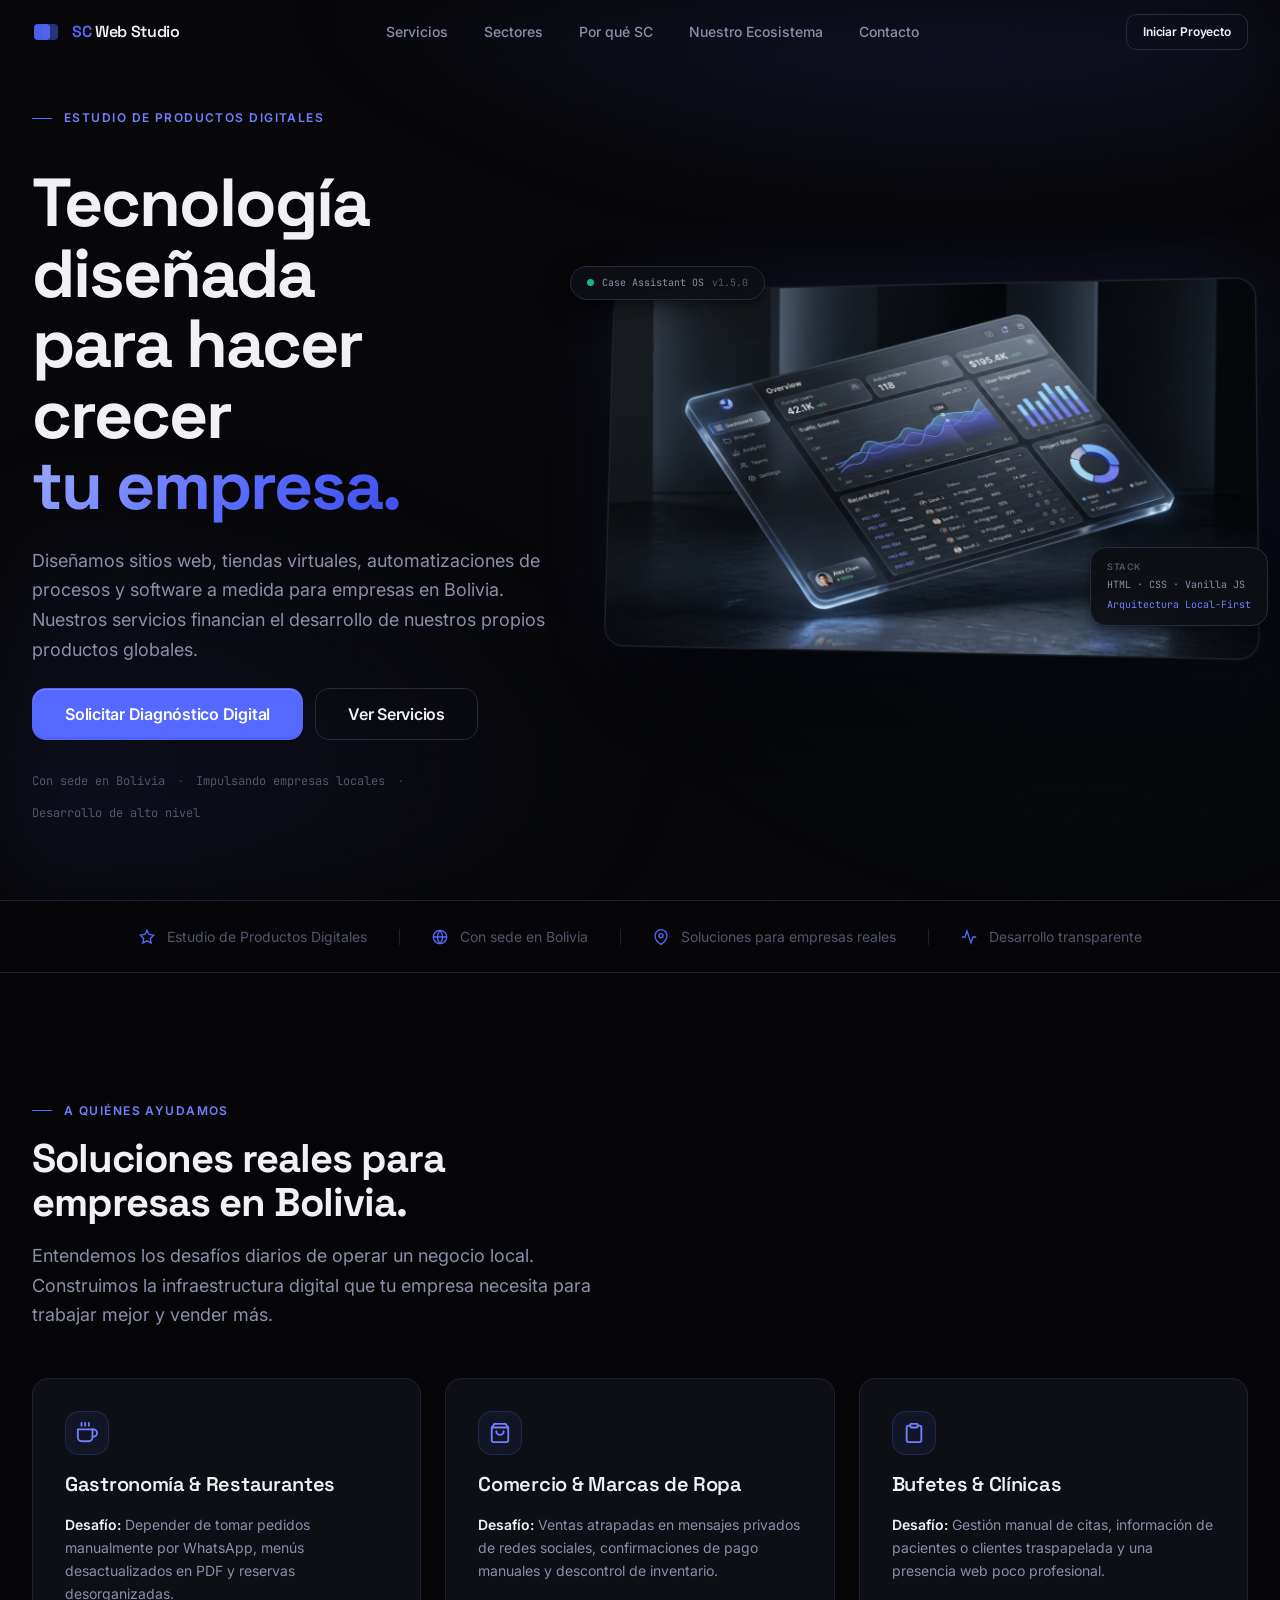
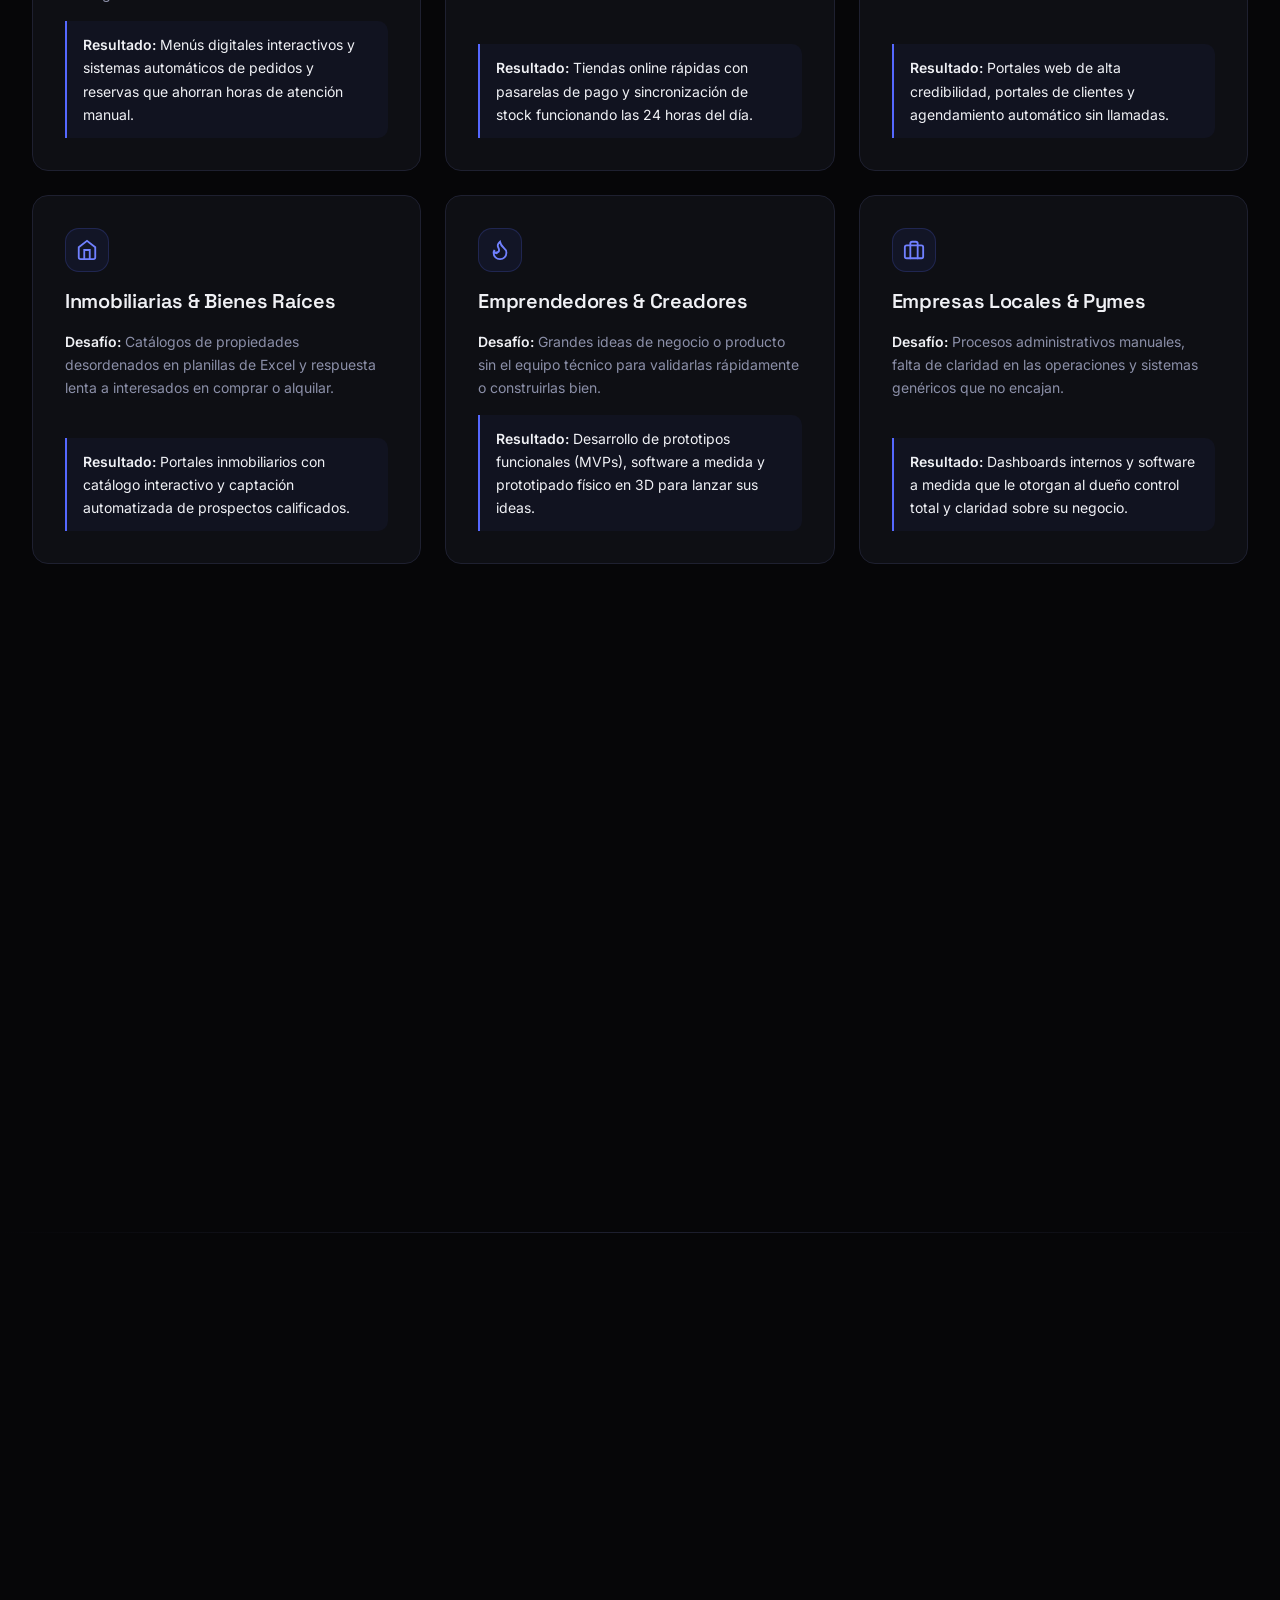
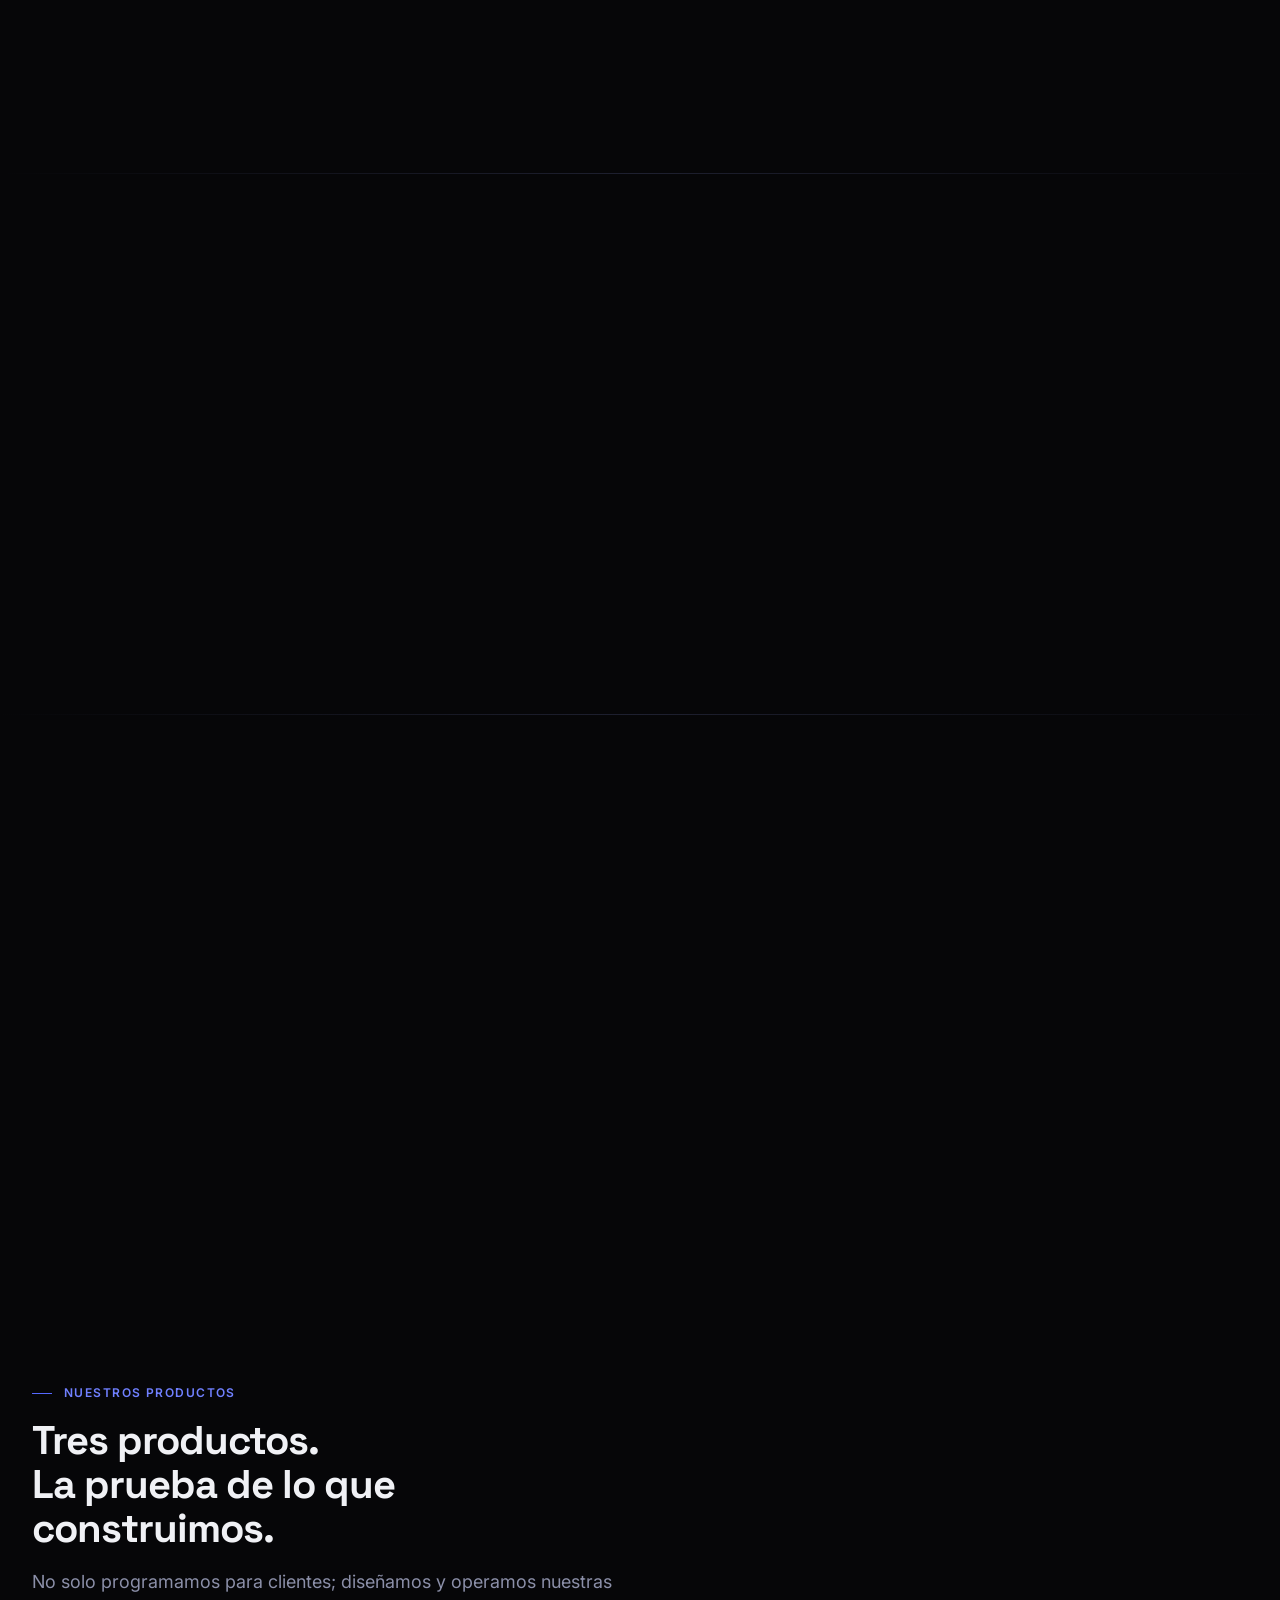
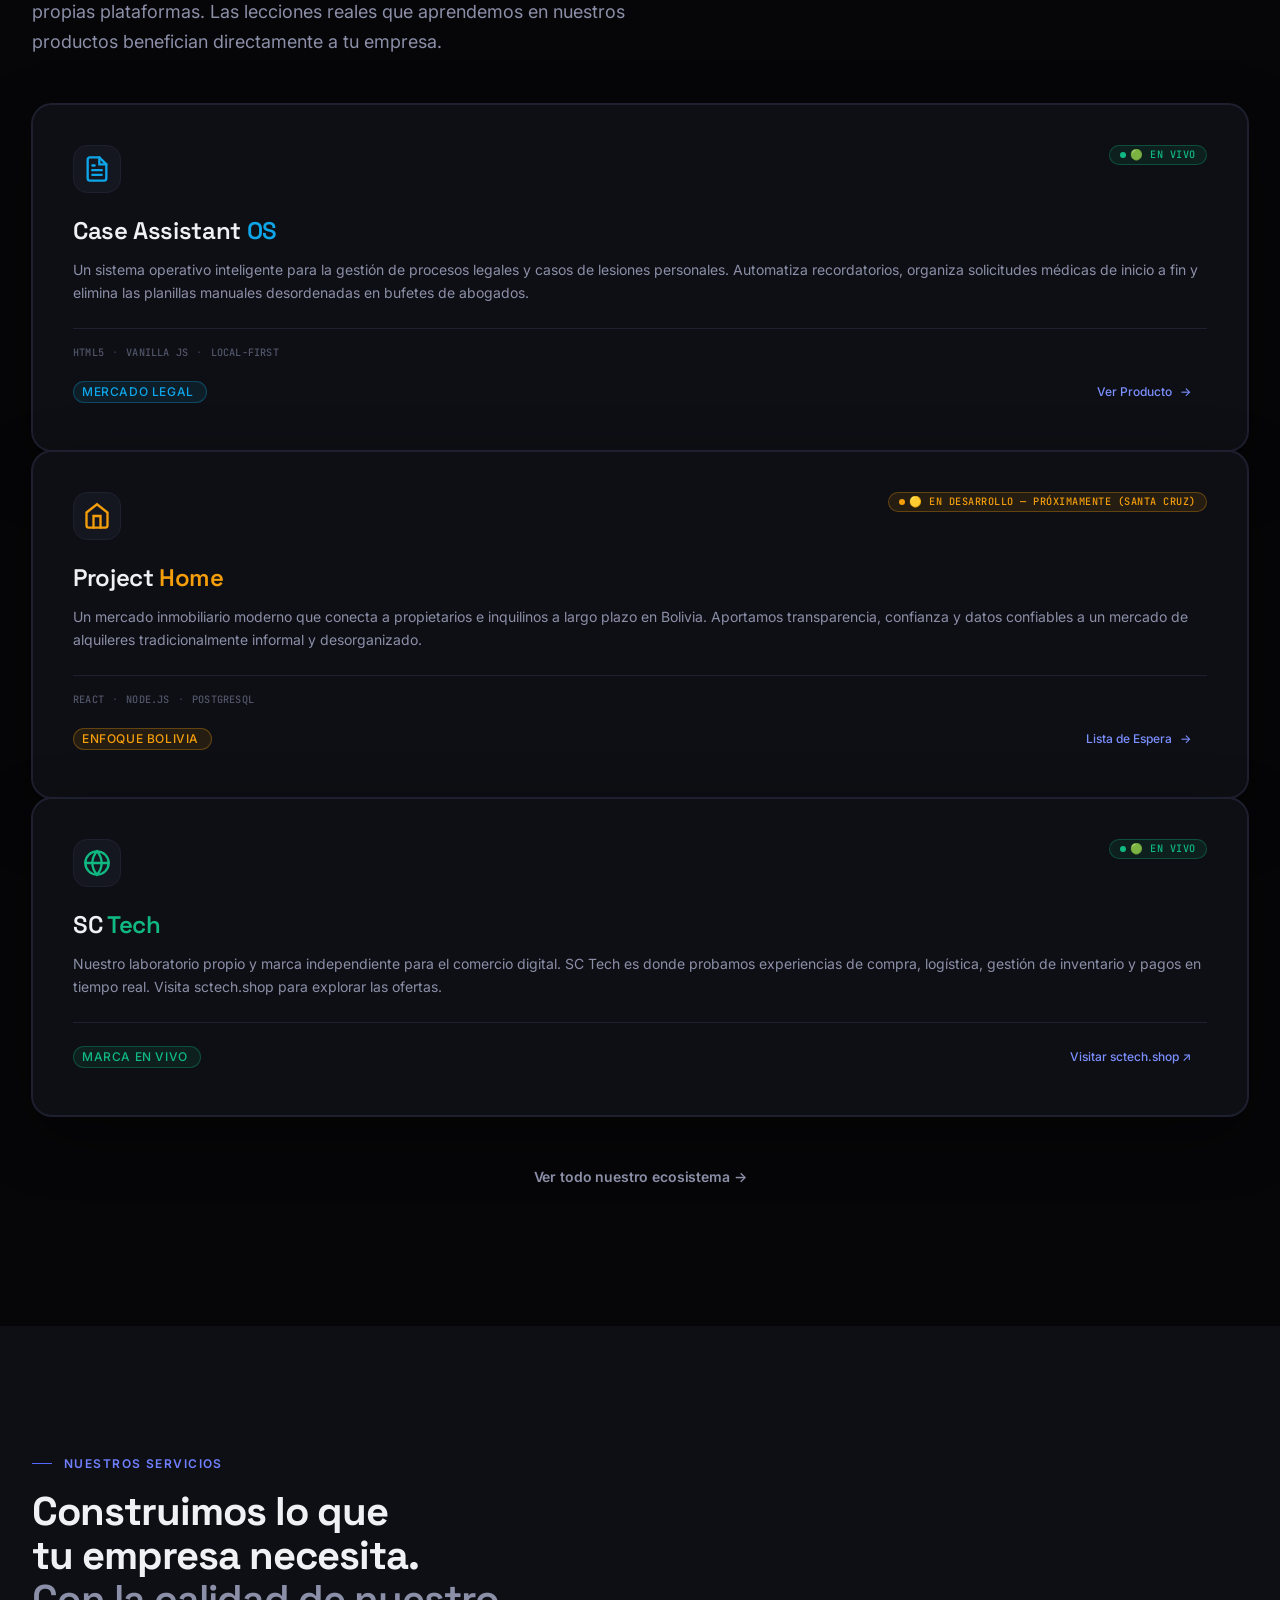
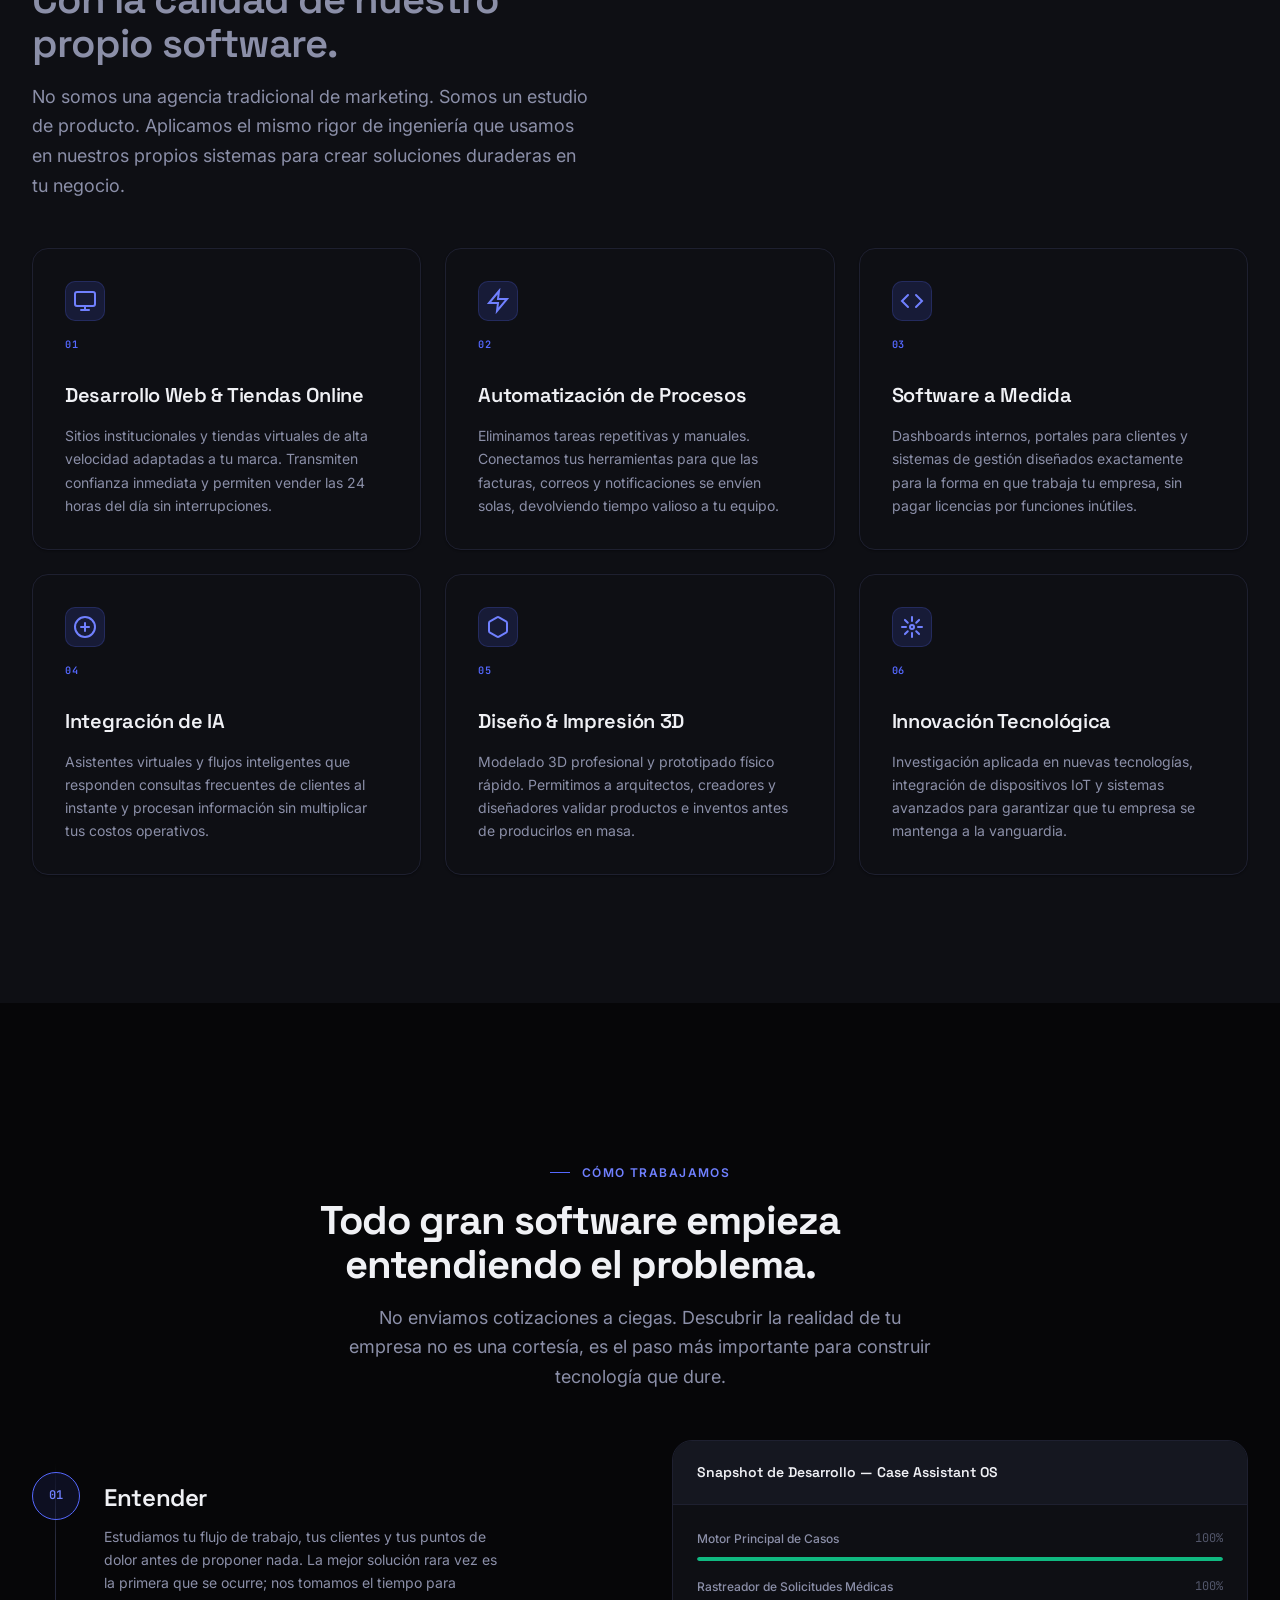
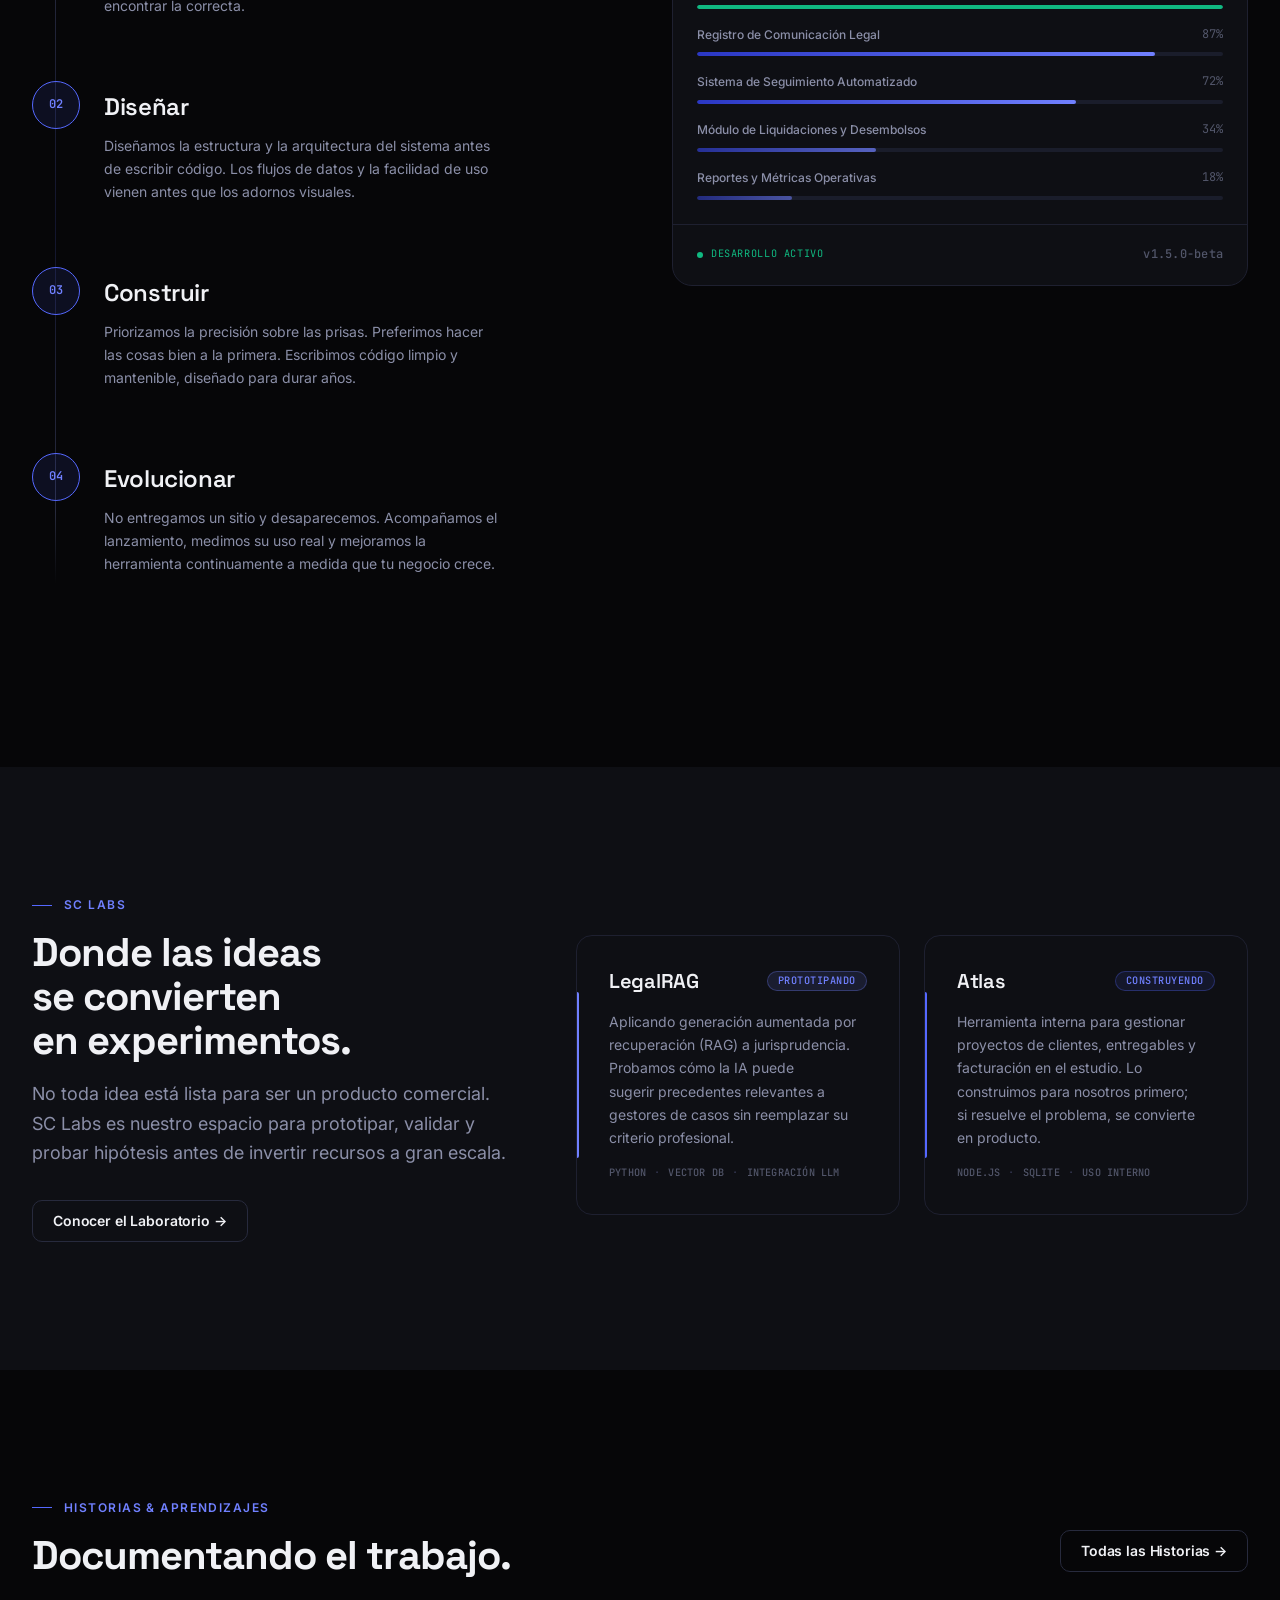
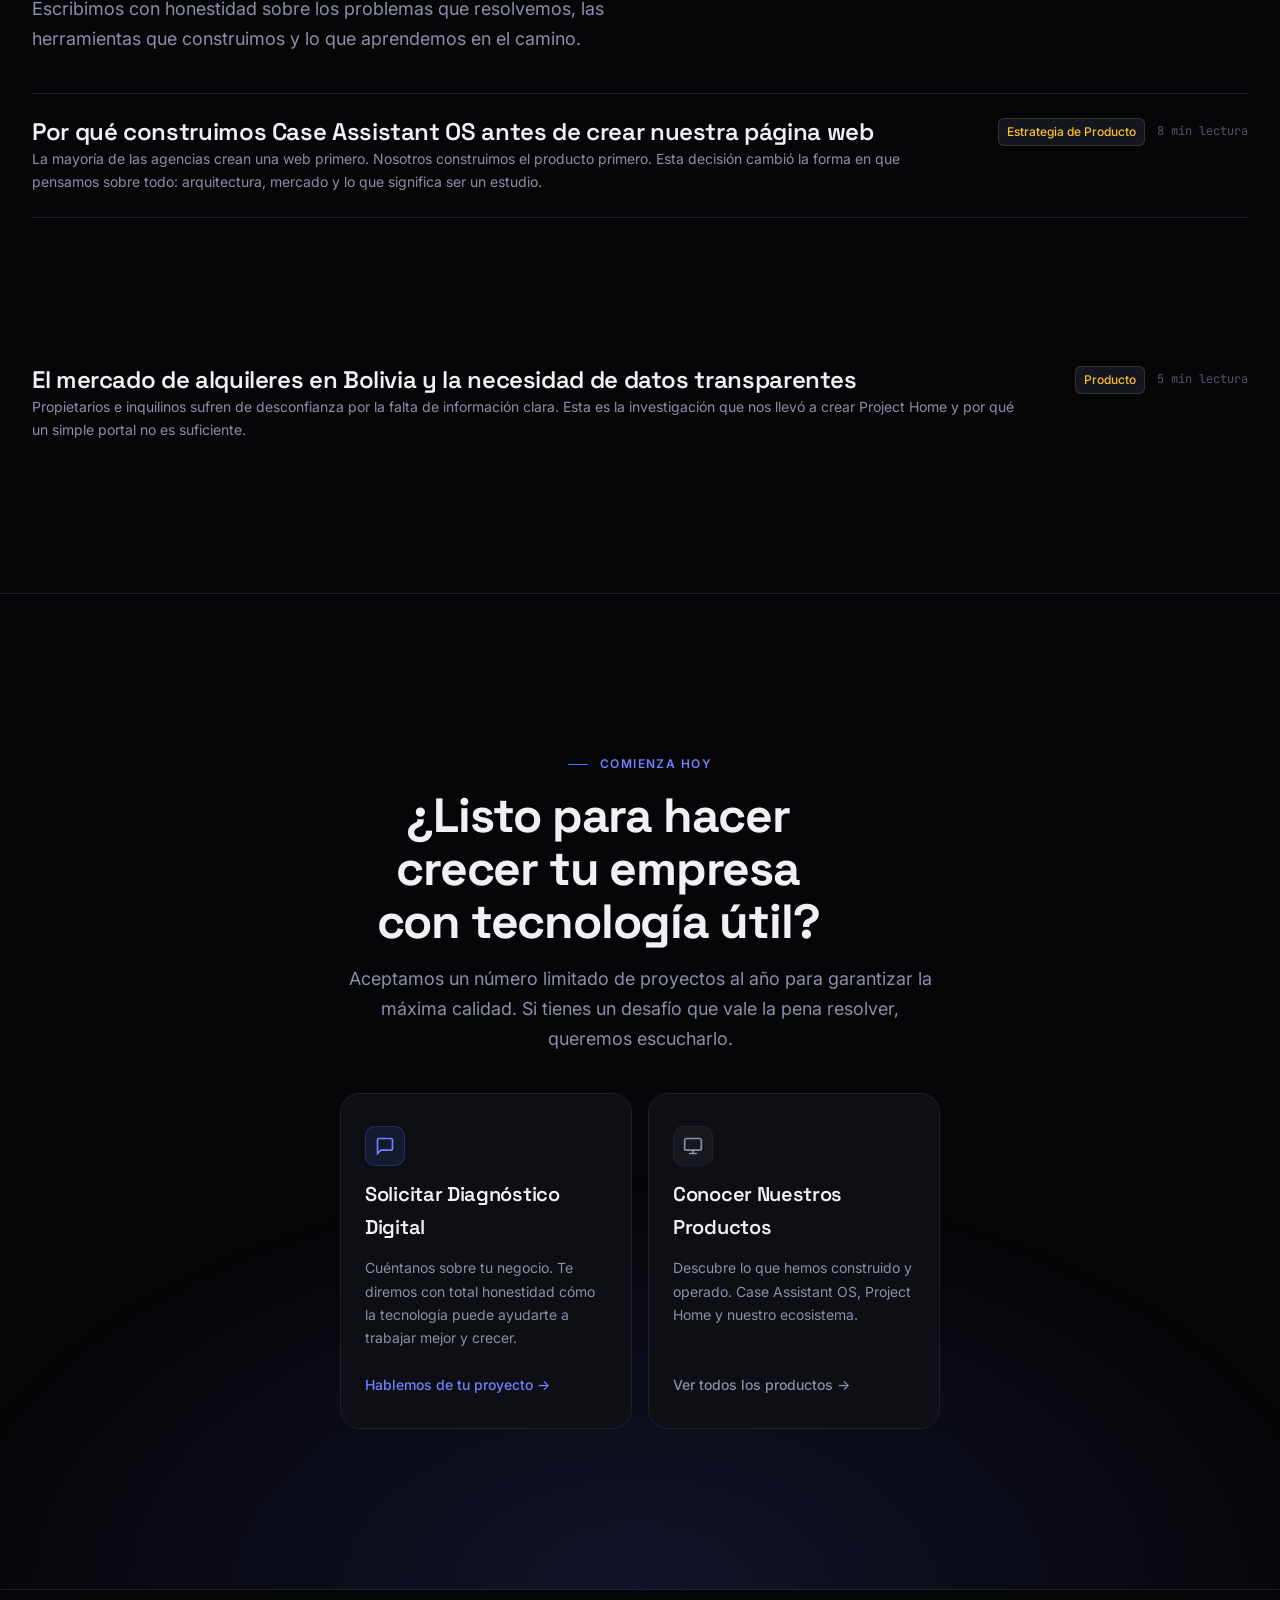
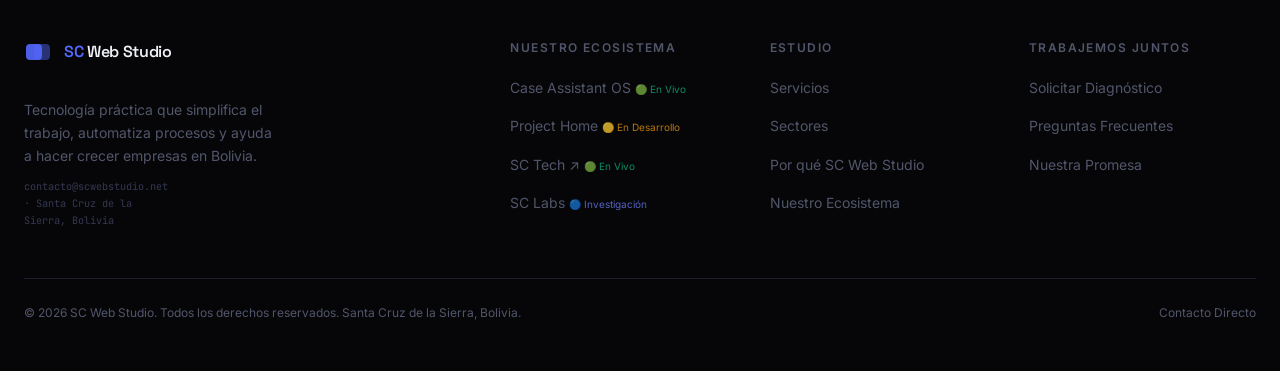
<file: index.html>
<!DOCTYPE html>
<html lang="es">
<head>
  <meta charset="UTF-8">
  <meta name="viewport" content="width=device-width, initial-scale=1.0">

  <!-- ── Primary SEO ────────────────────────────────────────────────────── -->
  <title>SC Web Studio — Estudio de Productos Digitales en Bolivia</title>
  <meta name="description" content="SC Web Studio es un Estudio de Productos Digitales en Bolivia. Diseñamos sitios web, tiendas virtuales, automatización de procesos y software a medida para impulsar empresas y emprendedores.">
  <meta name="keywords" content="estudio de productos digitales, desarrollo de software, desarrollo web Bolivia, tiendas virtuales, automatización de procesos, software a medida, Bolivia, Case Assistant OS, Project Home, SC Tech">
  <meta name="author" content="SC Web Studio">
  <meta name="robots" content="index, follow">
  <link rel="canonical" href="https://scwebstudio.com/">

  <!-- ── Open Graph ──────────────────────────────────────────────────────── -->
  <meta property="og:type"        content="website">
  <meta property="og:url"         content="https://scwebstudio.com/">
  <meta property="og:title"       content="SC Web Studio — Estudio de Productos Digitales en Bolivia">
  <meta property="og:description" content="Construimos tecnología práctica que simplifica el trabajo, automatiza procesos y crea oportunidades para empresas en Bolivia.">
  <meta property="og:site_name"   content="SC Web Studio">
  <meta property="og:locale"      content="es_BO">
  <meta property="og:image"       content="https://scwebstudio.com/shared/assets/og/home.jpg">
  <meta property="og:image:width"  content="1200">
  <meta property="og:image:height" content="630">
  <meta property="og:image:alt"   content="SC Web Studio — Estudio de Productos Digitales">

  <!-- ── Twitter Card ───────────────────────────────────────────────────── -->
  <meta name="twitter:card"        content="summary_large_image">
  <meta name="twitter:site"        content="@scwebstudio">
  <meta name="twitter:title"       content="SC Web Studio — Estudio de Productos Digitales en Bolivia">
  <meta name="twitter:description" content="Construimos tecnología práctica que simplifica el trabajo y crea oportunidades.">
  <meta name="twitter:image"       content="https://scwebstudio.com/shared/assets/og/home.jpg">

  <!-- ── PWA / App Shell ────────────────────────────────────────────────── -->
  <meta name="theme-color"                       content="#060608">
  <meta name="apple-mobile-web-app-capable"      content="yes">
  <meta name="apple-mobile-web-app-status-bar-style" content="black-translucent">
  <meta name="apple-mobile-web-app-title"        content="SC Web Studio">
  <link rel="manifest"      href="/manifest.json">
  <link rel="icon"          type="image/svg+xml" href="/shared/assets/favicons/favicon.svg">
  <link rel="apple-touch-icon" href="/shared/assets/favicons/apple-touch-icon.png">

  <!-- ── Font preconnect ────────────────────────────────────────────────── -->
  <link rel="preconnect" href="https://fonts.googleapis.com">
  <link rel="preconnect" href="https://fonts.gstatic.com" crossorigin>

  <!-- ── Design System CSS (canonical import order) ─────────────────────── -->
  <link rel="stylesheet" href="shared/css/tokens.css">
  <link rel="stylesheet" href="shared/css/reset.css">
  <link rel="stylesheet" href="shared/css/typography.css">
  <link rel="stylesheet" href="shared/css/layout.css">
  <link rel="stylesheet" href="shared/css/utilities.css">
  <link rel="stylesheet" href="shared/css/components/nav.css">
  <link rel="stylesheet" href="shared/css/components/buttons.css">
  <link rel="stylesheet" href="shared/css/components/cards.css">
  <link rel="stylesheet" href="shared/css/components/badges.css">
  <link rel="stylesheet" href="shared/css/components/mockups.css">
  <link rel="stylesheet" href="shared/css/components/modals.css">
  <link rel="stylesheet" href="shared/css/components/forms.css">

  <!-- ── Page-Specific Styles ───────────────────────────────────────────── -->
  <style>
    /* ────────────────────────────────────────────────────────────────────
       HERO SECTION
    ──────────────────────────────────────────────────────────────────── */
    .hero-section {
      min-height: 100svh;
      display: flex;
      align-items: center;
      padding-top: calc(var(--nav-height) + var(--space-8));
      padding-bottom: var(--space-16);
      position: relative;
      overflow: hidden;
      isolation: isolate;
    }

    /* Aurora background gradient */
    .hero-section::before {
      content: '';
      position: absolute;
      inset: 0;
      z-index: -2;
      background:
        radial-gradient(ellipse 120% 90% at 75% -20%, rgba(85, 104, 255, 0.22) 0%, transparent 50%),
        radial-gradient(ellipse 80% 60% at 5% 85%,  rgba(85, 104, 255, 0.08) 0%, transparent 60%),
        radial-gradient(ellipse 60% 50% at 85% 70%,  rgba(14, 165, 233, 0.06) 0%, transparent 60%);
      filter: blur(40px);
    }

    /* Noise texture */
    .hero-section::after {
      content: '';
      position: absolute;
      inset: 0;
      z-index: -1;
      background-image: url("data:image/svg+xml,%3Csvg viewBox='0 0 256 256' xmlns='http://www.w3.org/2000/svg'%3E%3Cfilter id='n'%3E%3CfeTurbulence type='fractalNoise' baseFrequency='0.9' numOctaves='4' stitchTiles='stitch'/%3E%3C/filter%3E%3Crect width='100%25' height='100%25' filter='url(%23n)' opacity='1'/%3E%3C/svg%3E");
      background-size: 128px;
      opacity: 0.015;
      pointer-events: none;
    }

    .hero-layout {
      display: grid;
      grid-template-columns: 1fr;
      gap: var(--space-16);
      align-items: center;
    }

    @media (min-width: 1024px) {
      .hero-layout { grid-template-columns: 44fr 56fr; gap: var(--space-12); }
    }

    .hero-text {
      display: flex;
      flex-direction: column;
      gap: var(--space-6);
      position: relative;
      z-index: 1;
    }

    .hero-h1 {
      font-family: var(--font-display);
      font-size: clamp(2.4rem, 5.5vw + 0.5rem, 4.25rem);
      font-weight: var(--weight-bold);
      line-height: 1.04;
      letter-spacing: -0.03em;
      color: var(--text-primary);
    }

    .hero-h1-accent {
      background: linear-gradient(135deg, #A0ADFF 0%, var(--studio-500) 60%, #3D4EE8 100%);
      -webkit-background-clip: text;
      -webkit-text-fill-color: transparent;
      background-clip: text;
    }

    .hero-lead {
      font-size: clamp(var(--text-base), 1.5vw, var(--text-md));
      line-height: var(--leading-relaxed);
      color: var(--text-secondary);
      max-width: 48ch;
    }

    .hero-trust {
      display: flex;
      align-items: center;
      gap: var(--space-3);
      font-family: var(--font-mono);
      font-size: var(--text-xs);
      color: var(--text-tertiary);
      flex-wrap: wrap;
      padding-top: var(--space-2);
    }

    .hero-trust-sep {
      color: var(--border-strong);
    }

    /* ── Hero Mockup ─────────────────────────────────────────────────── */
    .hero-mockup-wrapper {
      position: relative;
      display: flex;
      align-items: center;
      justify-content: center;
    }

    @media (max-width: 1023px) {
      .hero-mockup-wrapper { display: none; }
    }

    .hero-mockup-frame {
      width: 100%;
      max-width: 720px;
      border: 1px solid rgba(255, 255, 255, 0.08);
      border-radius: var(--radius-2xl);
      overflow: hidden;
      background: var(--bg-surface);
      box-shadow:
        0 0 0 1px rgba(255, 255, 255, 0.04),
        0 60px 140px rgba(0, 0, 0, 0.8),
        0 0 100px rgba(85, 104, 255, 0.15);
      transform: perspective(1200px) rotateY(-8deg) rotateX(4deg) translateZ(0);
      transform-style: preserve-3d;
      transition: transform var(--duration-slow) cubic-bezier(0.22, 1, 0.36, 1);
      will-change: transform;
    }

    .hero-mockup-frame:hover {
      transform: perspective(1200px) rotateY(-2deg) rotateX(2deg) translateZ(20px);
    }

    .hero-mockup-glare {
      position: absolute;
      inset: 0;
      background: linear-gradient(135deg, rgba(255,255,255,0.06) 0%, transparent 40%);
      pointer-events: none;
      z-index: 2;
      border-radius: inherit;
    }

    .hero-mockup-image {
      width: 100%;
      height: auto;
      display: block;
      object-fit: cover;
      aspect-ratio: 16/9;
    }

    /* Floating accent cards around mockup */
    .hero-float-card {
      position: absolute;
      pointer-events: none;
      z-index: 3;
    }

    .hero-float-1 {
      top: -16px;
      left: -24px;
      animation: hf1 7s ease-in-out infinite;
    }

    .hero-float-2 {
      bottom: 24px;
      right: -20px;
      animation: hf2 9s ease-in-out infinite 1.5s;
    }

    @keyframes hf1 {
      0%,100% { transform: translateY(0px) rotate(-1deg); }
      50%      { transform: translateY(-8px) rotate(0deg); }
    }

    @keyframes hf2 {
      0%,100% { transform: translateY(0px) rotate(1deg); }
      50%      { transform: translateY(7px) rotate(0deg); }
    }

    .hero-accent-pill {
      background: rgba(14, 15, 20, 0.88);
      backdrop-filter: blur(16px);
      -webkit-backdrop-filter: blur(16px);
      border: 1px solid var(--border-default);
      border-radius: var(--radius-full);
      padding: var(--space-2) var(--space-4);
      display: flex;
      align-items: center;
      gap: var(--space-2);
      white-space: nowrap;
      box-shadow: var(--shadow-lg);
    }

    .hero-accent-box {
      background: rgba(14, 15, 20, 0.92);
      backdrop-filter: blur(16px);
      -webkit-backdrop-filter: blur(16px);
      border: 1px solid var(--border-default);
      border-radius: var(--radius-xl);
      padding: var(--space-3) var(--space-4);
      display: flex;
      flex-direction: column;
      gap: 3px;
      box-shadow: var(--shadow-lg);
    }

    @media (prefers-reduced-motion: reduce) {
      .hero-float-card { animation: none; }
      .hero-mockup-frame { transform: none; }
      .hero-mockup-frame:hover { transform: none; }
    }

    /* ────────────────────────────────────────────────────────────────────
       IDENTITY STRIP
    ──────────────────────────────────────────────────────────────────── */
    .identity-strip {
      border-top: 1px solid var(--border-subtle);
      border-bottom: 1px solid var(--border-subtle);
      padding-block: var(--space-6);
    }

    .identity-strip-inner {
      display: flex;
      align-items: center;
      justify-content: center;
      gap: var(--space-8);
      flex-wrap: wrap;
    }

    .identity-item {
      display: flex;
      align-items: center;
      gap: var(--space-3);
      font-size: var(--text-sm);
      color: var(--text-tertiary);
      font-family: var(--font-ui);
      white-space: nowrap;
    }

    .identity-item svg {
      width: 16px;
      height: 16px;
      color: var(--studio-500);
      flex-shrink: 0;
    }

    .identity-sep {
      width: 1px;
      height: 16px;
      background: var(--border-subtle);
      flex-shrink: 0;
    }

    /* ────────────────────────────────────────────────────────────────────
       INDUSTRIES / WHO WE HELP SECTION
    ──────────────────────────────────────────────────────────────────── */
    .industries-grid {
      display: grid;
      grid-template-columns: 1fr;
      gap: var(--space-6);
      margin-top: var(--space-12);
    }

    @media (min-width: 640px) {
      .industries-grid { grid-template-columns: repeat(2, 1fr); }
    }

    @media (min-width: 1024px) {
      .industries-grid { grid-template-columns: repeat(3, 1fr); }
    }

    .card-industry {
      background: var(--bg-surface);
      border: 1px solid var(--border-subtle);
      border-radius: var(--radius-xl);
      padding: var(--space-8);
      display: flex;
      flex-direction: column;
      gap: var(--space-4);
      transition:
        transform var(--duration-slow) var(--ease-spring),
        box-shadow var(--duration-slow) var(--ease-out),
        border-color var(--duration-base) var(--ease-out);
    }

    .card-industry:hover {
      transform: translateY(-4px);
      border-color: var(--border-default);
      box-shadow: var(--shadow-card-hover);
    }

    .card-industry-icon {
      width: 44px;
      height: 44px;
      border-radius: var(--radius-lg);
      background: rgba(85, 104, 255, 0.08);
      border: 1px solid rgba(85, 104, 255, 0.2);
      display: flex;
      align-items: center;
      justify-content: center;
      color: var(--studio-400);
      flex-shrink: 0;
    }

    .card-industry-icon svg {
      width: 22px;
      height: 22px;
    }

    .card-industry-title {
      font-family: var(--font-display);
      font-size: var(--text-lg);
      font-weight: var(--weight-semibold);
      color: var(--text-primary);
      letter-spacing: -0.015em;
    }

    .card-industry-problem {
      font-size: var(--text-sm);
      color: var(--text-secondary);
      line-height: var(--leading-relaxed);
    }

    .card-industry-outcome {
      font-size: var(--text-sm);
      color: var(--text-primary);
      line-height: var(--leading-relaxed);
      background: rgba(85, 104, 255, 0.05);
      border-left: 2px solid var(--studio-500);
      padding: var(--space-3) var(--space-4);
      border-radius: 0 var(--radius-md) var(--radius-md) 0;
      margin-top: auto;
    }

    /* ────────────────────────────────────────────────────────────────────
       MANIFESTO SECTION
    ──────────────────────────────────────────────────────────────────── */
    .manifesto-wrap {
      background: var(--bg-page);
    }

    .manifesto-statement {
      min-height: 60vh;
      display: flex;
      flex-direction: column;
      align-items: center;
      justify-content: center;
      text-align: center;
      padding: var(--space-16) var(--space-6);
      opacity: 0;
      transform: translateY(36px);
      transition:
        opacity 900ms var(--ease-out),
        transform 900ms var(--ease-out);
    }

    .manifesto-statement.is-visible {
      opacity: 1;
      transform: translateY(0);
    }

    .manifesto-pre {
      font-family: var(--font-display);
      font-size: clamp(1.25rem, 3.5vw, 2.25rem);
      font-weight: var(--weight-bold);
      line-height: 1.1;
      letter-spacing: -0.02em;
      color: var(--text-tertiary);
    }

    .manifesto-main {
      font-family: var(--font-display);
      font-size: clamp(2rem, 6vw, 4.5rem);
      font-weight: var(--weight-bold);
      line-height: 1.04;
      letter-spacing: -0.03em;
      color: var(--text-primary);
      margin-top: var(--space-3);
      max-width: 20ch;
    }

    .manifesto-single {
      font-family: var(--font-display);
      font-size: clamp(1.6rem, 5vw, 3.5rem);
      font-weight: var(--weight-bold);
      line-height: 1.08;
      letter-spacing: -0.025em;
      color: var(--text-secondary);
      max-width: 26ch;
    }

    .manifesto-final .manifesto-main {
      background: linear-gradient(135deg, #F0F1F5 0%, rgba(240,241,245,0.5) 100%);
      -webkit-background-clip: text;
      -webkit-text-fill-color: transparent;
      background-clip: text;
    }

    .manifesto-divider {
      height: 1px;
      background: linear-gradient(90deg, transparent, var(--border-subtle), transparent);
    }

    /* ────────────────────────────────────────────────────────────────────
       SECTION HEADERS (reusable pattern)
    ──────────────────────────────────────────────────────────────────── */
    .sh-label {
      font-family: var(--font-ui);
      font-size: var(--text-xs);
      font-weight: var(--weight-semibold);
      letter-spacing: var(--tracking-widest);
      text-transform: uppercase;
      color: var(--studio-400);
      display: flex;
      align-items: center;
      gap: var(--space-3);
      margin-bottom: var(--space-4);
    }

    .sh-label::before {
      content: '';
      display: inline-block;
      width: 20px;
      height: 1px;
      background: var(--studio-500);
    }

    .sh-heading {
      font-family: var(--font-display);
      font-size: clamp(1.75rem, 4vw + 0.5rem, 2.5rem);
      font-weight: var(--weight-bold);
      letter-spacing: -0.025em;
      line-height: 1.1;
      color: var(--text-primary);
      margin-bottom: var(--space-4);
    }

    .sh-lead {
      font-size: var(--text-md);
      color: var(--text-secondary);
      line-height: var(--leading-relaxed);
      max-width: 54ch;
    }

    /* ────────────────────────────────────────────────────────────────────
       SERVICES SECTION
    ──────────────────────────────────────────────────────────────────── */
    .services-grid {
      display: grid;
      grid-template-columns: 1fr;
      gap: var(--space-5);
      margin-top: var(--space-12);
    }

    @media (min-width: 640px) {
      .services-grid { grid-template-columns: repeat(2, 1fr); }
    }

    @media (min-width: 1024px) {
      .services-grid { grid-template-columns: repeat(3, 1fr); gap: var(--space-6); }
    }

    /* Service number accent */
    .service-num {
      font-family: var(--font-mono);
      font-size: var(--text-2xs);
      font-weight: var(--weight-semibold);
      color: var(--studio-500);
      letter-spacing: 0.08em;
      margin-bottom: var(--space-3);
      display: block;
    }

    /* ────────────────────────────────────────────────────────────────────
       HOW WE WORK — PIPELINE
    ──────────────────────────────────────────────────────────────────── */
    .pipeline-layout {
      display: grid;
      grid-template-columns: 1fr;
      gap: var(--space-16);
      align-items: start;
      margin-top: var(--space-12);
    }

    @media (min-width: 1024px) {
      .pipeline-layout { grid-template-columns: 1fr 1fr; }
    }

    .pipeline {
      position: relative;
      display: flex;
      flex-direction: column;
    }

    .pipeline::before {
      content: '';
      position: absolute;
      left: 23px;
      top: 24px;
      bottom: 24px;
      width: 1px;
      background: linear-gradient(
        to bottom,
        transparent,
        var(--border-default) 10%,
        var(--studio-glow) 50%,
        var(--border-default) 90%,
        transparent
      );
    }

    .pipeline-step {
      display: grid;
      grid-template-columns: 48px 1fr;
      gap: var(--space-6);
      padding-block: var(--space-8);
      position: relative;
      opacity: 0;
      transform: translateX(-16px);
      transition:
        opacity var(--duration-slow) var(--ease-out),
        transform var(--duration-slow) var(--ease-out);
    }

    .pipeline-step.is-active {
      opacity: 1;
      transform: translateX(0);
    }

    .pipeline-num {
      width: 48px;
      height: 48px;
      border-radius: 50%;
      border: 1px solid var(--border-default);
      background: var(--bg-surface);
      display: flex;
      align-items: center;
      justify-content: center;
      font-family: var(--font-mono);
      font-size: var(--text-xs);
      font-weight: var(--weight-semibold);
      color: var(--text-tertiary);
      flex-shrink: 0;
      z-index: 1;
      position: relative;
      transition:
        background var(--duration-slow) var(--ease-out),
        border-color var(--duration-slow) var(--ease-out),
        color var(--duration-slow) var(--ease-out);
    }

    .pipeline-step.is-active .pipeline-num {
      background: rgba(85, 104, 255, 0.1);
      border-color: var(--studio-500);
      color: var(--studio-400);
    }

    .pipeline-body {
      padding-top: var(--space-3);
    }

    .pipeline-title {
      font-family: var(--font-display);
      font-size: var(--text-xl);
      font-weight: var(--weight-semibold);
      color: var(--text-primary);
      letter-spacing: -0.015em;
      margin-bottom: var(--space-3);
      line-height: var(--leading-snug);
    }

    .pipeline-desc {
      font-size: var(--text-sm);
      color: var(--text-secondary);
      line-height: var(--leading-relaxed);
      max-width: 44ch;
    }

    /* Pipeline visual panel */
    .pipeline-visual {
      position: sticky;
      top: 100px;
      background: var(--bg-surface);
      border: 1px solid var(--border-subtle);
      border-radius: var(--radius-2xl);
      overflow: hidden;
    }

    .pipeline-visual-header {
      padding: var(--space-5) var(--space-6);
      border-bottom: 1px solid var(--border-subtle);
      background: var(--bg-surface-raised);
      font-family: var(--font-display);
      font-size: var(--text-sm);
      font-weight: var(--weight-semibold);
      color: var(--text-primary);
    }

    .pipeline-phases {
      padding: var(--space-6);
      display: flex;
      flex-direction: column;
      gap: var(--space-4);
    }

    .phase-bar {
      display: flex;
      flex-direction: column;
      gap: var(--space-2);
    }

    .phase-bar-header {
      display: flex;
      justify-content: space-between;
      align-items: center;
    }

    .phase-bar-label {
      font-size: var(--text-xs);
      font-weight: var(--weight-medium);
      color: var(--text-secondary);
      font-family: var(--font-ui);
    }

    .phase-bar-pct {
      font-family: var(--font-mono);
      font-size: var(--text-xs);
      color: var(--text-tertiary);
    }

    .phase-bar-track {
      height: 4px;
      background: var(--bg-surface-overlay);
      border-radius: var(--radius-full);
      overflow: hidden;
    }

    .phase-bar-fill {
      height: 100%;
      border-radius: var(--radius-full);
      background: linear-gradient(90deg, var(--studio-700), var(--studio-400));
      transition: width 1s var(--ease-out);
    }

    .pipeline-visual-footer {
      padding: var(--space-5) var(--space-6);
      border-top: 1px solid var(--border-subtle);
      display: flex;
      align-items: center;
      justify-content: space-between;
    }

    .pipeline-visual-status {
      font-family: var(--font-mono);
      font-size: var(--text-2xs);
      color: var(--color-success);
      display: flex;
      align-items: center;
      gap: var(--space-2);
      text-transform: uppercase;
      letter-spacing: 0.06em;
    }

    .pipeline-visual-status::before {
      content: '';
      width: 6px;
      height: 6px;
      border-radius: 50%;
      background: var(--color-success);
      animation: pulse-dot 2s ease-in-out infinite;
    }

    @keyframes pulse-dot {
      0%,100% { opacity: 1; }
      50%      { opacity: 0.4; }
    }

    @media (prefers-reduced-motion: reduce) {
      .pipeline-visual-status::before { animation: none; }
      @keyframes pulse-dot {}
    }

    /* ────────────────────────────────────────────────────────────────────
       LABS TEASER
    ──────────────────────────────────────────────────────────────────── */
    .labs-grid {
      display: grid;
      grid-template-columns: 1fr;
      gap: var(--space-6);
      margin-top: var(--space-10);
    }

    @media (min-width: 768px) {
      .labs-grid { grid-template-columns: repeat(2, 1fr); }
    }

    /* ────────────────────────────────────────────────────────────────────
       STORIES TEASER
    ──────────────────────────────────────────────────────────────────── */
    .stories-list {
      margin-top: var(--space-10);
      border-top: 1px solid var(--border-subtle);
    }

    /* ────────────────────────────────────────────────────────────────────
       FINAL CTA
    ──────────────────────────────────────────────────────────────────── */
    .final-cta-section {
      position: relative;
      overflow: hidden;
      text-align: center;
      isolation: isolate;
    }

    .final-cta-section::before {
      content: '';
      position: absolute;
      inset: 0;
      z-index: -1;
      background:
        radial-gradient(ellipse 80% 60% at 50% 100%, rgba(85,104,255,0.14) 0%, transparent 70%);
    }

    .final-cta-paths {
      display: grid;
      grid-template-columns: 1fr;
      gap: var(--space-4);
      max-width: 600px;
      margin-inline: auto;
      margin-top: var(--space-10);
    }

    @media (min-width: 560px) {
      .final-cta-paths { grid-template-columns: 1fr 1fr; }
    }

    .cta-path {
      background: var(--bg-surface);
      border: 1px solid var(--border-subtle);
      border-radius: var(--radius-2xl);
      padding: var(--space-8) var(--space-6);
      display: flex;
      flex-direction: column;
      align-items: flex-start;
      gap: var(--space-3);
      text-decoration: none;
      text-align: left;
      transition:
        border-color var(--duration-base) var(--ease-out),
        transform var(--duration-slow) var(--ease-spring),
        box-shadow var(--duration-slow) var(--ease-out);
    }

    .cta-path:hover {
      border-color: var(--border-default);
      transform: translateY(-4px);
      box-shadow: var(--shadow-card-hover);
    }

    .cta-path-icon {
      width: 40px;
      height: 40px;
      border-radius: var(--radius-md);
      display: flex;
      align-items: center;
      justify-content: center;
    }

    .cta-path-icon-primary {
      background: rgba(85, 104, 255, 0.12);
      border: 1px solid rgba(85, 104, 255, 0.25);
    }

    .cta-path-icon svg { width: 20px; height: 20px; color: var(--studio-400); }

    .cta-path-label {
      font-family: var(--font-display);
      font-size: var(--text-lg);
      font-weight: var(--weight-semibold);
      color: var(--text-primary);
      letter-spacing: -0.015em;
    }

    .cta-path-desc {
      font-size: var(--text-sm);
      color: var(--text-secondary);
      line-height: var(--leading-relaxed);
      max-width: none;
    }

    .cta-path-arrow {
      display: flex;
      align-items: center;
      gap: var(--space-2);
      font-size: var(--text-sm);
      font-weight: var(--weight-medium);
      color: var(--studio-400);
      margin-top: auto;
      padding-top: var(--space-3);
      transition: gap var(--duration-fast) var(--ease-out);
    }

    .cta-path:hover .cta-path-arrow { gap: var(--space-3); }
  </style>

  <!-- ── Structured Data ─────────────────────────────────────────────────── -->
  <script type="application/ld+json">
  {
    "@context": "https://schema.org",
    "@graph": [
      {
        "@type": "Organization",
        "@id": "https://scwebstudio.com/#organization",
        "name": "SC Web Studio",
        "alternateName": "SC Web Studio Digital Product Studio",
        "url": "https://scwebstudio.com",
        "description": "SC Web Studio es un Estudio de Productos Digitales basado en Bolivia. Construimos sitios web, comercio electrónico, herramientas de automatización y productos de software a medida.",
        "foundingDate": "2020",
        "address": {
          "@type": "PostalAddress",
          "addressCountry": "BO"
        },
        "contactPoint": {
          "@type": "ContactPoint",
          "contactType": "atención a empresas",
          "email": "contacto@scwebstudio.net",
          "availableLanguage": ["Spanish"]
        }
      },
      {
        "@type": "WebSite",
        "@id": "https://scwebstudio.com/#website",
        "url": "https://scwebstudio.com",
        "name": "SC Web Studio",
        "publisher": { "@id": "https://scwebstudio.com/#organization" }
      },
      {
        "@type": "WebPage",
        "@id": "https://scwebstudio.com/#webpage",
        "url": "https://scwebstudio.com",
        "name": "SC Web Studio — Estudio de Productos Digitales en Bolivia",
        "description": "Diseñamos y construimos tecnología práctica que simplifica el trabajo y crea oportunidades para empresas locales.",
        "isPartOf": { "@id": "https://scwebstudio.com/#website" },
        "about": { "@id": "https://scwebstudio.com/#organization" },
        "inLanguage": "es-BO"
      }
    ]
  }
  </script>
</head>

<body class="page-wrapper" data-base-path="">

  <!-- Accessibility skip link -->
  <a href="#main-content" class="skip-link">Saltar al contenido principal</a>

  <!-- Scroll progress bar -->
  <div class="scroll-progress" id="scroll-progress" aria-hidden="true"></div>

  <!-- Shell: nav + footer injected by shell.js -->
  <div id="sc-header"></div>
  <script src="shared/js/core/shell.js" data-base=""></script>


  <!-- ════════════════════════════════════════════════════════════════════════
       MAIN CONTENT
  ════════════════════════════════════════════════════════════════════════ -->
  <main id="main-content" class="page-content">


    <!-- ════════════════════════════════════════
         §1 — HERO
    ═════════════════════════════════════════ -->
    <section class="hero-section" aria-labelledby="hero-heading">
      <div class="container">
        <div class="hero-layout">

          <!-- Left column: Text -->
          <div class="hero-text">

            <p class="sh-label reveal reveal-fade" id="hero-eyebrow">
              Estudio de Productos Digitales
            </p>

            <h1 class="hero-h1 reveal" id="hero-heading">
              Tecnología diseñada<br>
              para hacer crecer<br>
              <span class="hero-h1-accent">tu empresa.</span>
            </h1>

            <p class="hero-lead reveal">
              Diseñamos sitios web, tiendas virtuales, automatizaciones de procesos
              y software a medida para empresas en Bolivia. Nuestros servicios financian
              el desarrollo de nuestros propios productos globales.
            </p>

            <div class="btn-group reveal">
              <a href="contact/" class="btn btn-primary btn-lg" id="hero-cta-project">
                Solicitar Diagnóstico Digital
              </a>
              <a href="#services" class="btn btn-secondary btn-lg" id="hero-cta-products">
                Ver Servicios
              </a>
            </div>

            <div class="hero-trust reveal reveal-fade">
              <span>Con sede en Bolivia</span>
              <span class="hero-trust-sep">·</span>
              <span>Impulsando empresas locales</span>
              <span class="hero-trust-sep">·</span>
              <span>Desarrollo de alto nivel</span>
            </div>

          </div>

          <!-- Right column: Floating product mockup -->
          <div class="hero-mockup-wrapper" aria-hidden="true">

            <!-- Floating accent: product badge -->
            <div class="hero-float-card hero-float-1">
              <div class="hero-accent-pill">
                <span style="width:7px;height:7px;border-radius:50%;background:var(--color-success);flex-shrink:0;animation:pulse-dot 2s ease-in-out infinite;"></span>
                <span style="font-family:var(--font-mono);font-size:10px;color:var(--text-secondary);">Case Assistant OS</span>
                <span style="font-family:var(--font-mono);font-size:10px;color:var(--text-tertiary);">v1.5.0</span>
              </div>
            </div>

            <!-- Floating accent: tech stack pill -->
            <div class="hero-float-card hero-float-2">
              <div class="hero-accent-box">
                <span style="font-size:9px;font-family:var(--font-ui);font-weight:600;color:var(--text-tertiary);text-transform:uppercase;letter-spacing:0.06em;">Stack</span>
                <span style="font-family:var(--font-mono);font-size:10px;color:var(--text-secondary);">HTML · CSS · Vanilla JS</span>
                <span style="font-family:var(--font-mono);font-size:10px;color:var(--studio-400);">Arquitectura Local-First</span>
              </div>
            </div>

            <!-- Browser frame mockup -->
            <div class="hero-mockup-frame">
              <div class="hero-mockup-glare"></div>

              <img src="shared/assets/mockups/home_ecosystem.jpg" alt="Ecosistema SC Web Studio Dashboard" class="hero-mockup-image" width="1280" height="720">
            </div><!-- /hero-mockup-frame -->

          </div><!-- /hero-mockup-wrapper -->
        </div><!-- /hero-layout -->
      </div><!-- /container -->
    </section><!-- /hero -->


    <!-- ════════════════════════════════════════
         §1.5 — IDENTITY STRIP
    ═════════════════════════════════════════ -->
    <div class="identity-strip" aria-hidden="true">
      <div class="container">
        <div class="identity-strip-inner">
          <div class="identity-item">
            <svg viewBox="0 0 24 24" fill="none" stroke="currentColor" stroke-width="2" stroke-linecap="round"><polygon points="12 2 15.09 8.26 22 9.27 17 14.14 18.18 21.02 12 17.77 5.82 21.02 7 14.14 2 9.27 8.91 8.26 12 2"/></svg>
            Estudio de Productos Digitales
          </div>
          <div class="identity-sep"></div>
          <div class="identity-item">
            <svg viewBox="0 0 24 24" fill="none" stroke="currentColor" stroke-width="2" stroke-linecap="round"><circle cx="12" cy="12" r="10"/><line x1="2" y1="12" x2="22" y2="12"/><path d="M12 2a15.3 15.3 0 0 1 4 10 15.3 15.3 0 0 1-4 10 15.3 15.3 0 0 1-4-10 15.3 15.3 0 0 1 4-10z"/></svg>
            Con sede en Bolivia
          </div>
          <div class="identity-sep"></div>
          <div class="identity-item">
            <svg viewBox="0 0 24 24" fill="none" stroke="currentColor" stroke-width="2" stroke-linecap="round"><path d="M21 10c0 7-9 13-9 13s-9-6-9-13a9 9 0 0 1 18 0z"/><circle cx="12" cy="10" r="3"/></svg>
            Soluciones para empresas reales
          </div>
          <div class="identity-sep"></div>
          <div class="identity-item">
            <svg viewBox="0 0 24 24" fill="none" stroke="currentColor" stroke-width="2" stroke-linecap="round"><polyline points="22 12 18 12 15 21 9 3 6 12 2 12"/></svg>
            Desarrollo transparente
          </div>
        </div>
      </div>
    </div>


    <!-- ════════════════════════════════════════
         §1.6 — WHO WE HELP (A QUIÉNES AYUDAMOS)
    ═════════════════════════════════════════ -->
    <section class="section section-lg" id="who-we-help" aria-labelledby="wwh-heading">
      <div class="container">

        <div class="reveal">
          <p class="sh-label" id="wwh-eyebrow">A quiénes ayudamos</p>
          <h2 class="sh-heading" id="wwh-heading">
            Soluciones reales para<br>empresas en Bolivia.
          </h2>
          <p class="sh-lead">
            Entendemos los desafíos diarios de operar un negocio local. Construimos la
            infraestructura digital que tu empresa necesita para trabajar mejor y vender más.
          </p>
        </div>

        <div class="industries-grid reveal-group">

          <!-- Gastronomía & Restaurantes -->
          <article class="card-industry reveal">
            <div class="card-industry-icon">
              <svg viewBox="0 0 24 24" fill="none" stroke="currentColor" stroke-width="2" stroke-linecap="round" aria-hidden="true">
                <path d="M18 8h1a4 4 0 0 1 0 8h-1"/>
                <path d="M2 8h16v9a4 4 0 0 1-4 4H6a4 4 0 0 1-4-4V8z"/>
                <line x1="6" y1="1" x2="6" y2="4"/>
                <line x1="10" y1="1" x2="10" y2="4"/>
                <line x1="14" y1="1" x2="14" y2="4"/>
              </svg>
            </div>
            <h3 class="card-industry-title">Gastronomía & Restaurantes</h3>
            <p class="card-industry-problem">
              <strong>Desafío:</strong> Depender de tomar pedidos manualmente por WhatsApp, menús desactualizados en PDF y reservas desorganizadas.
            </p>
            <div class="card-industry-outcome">
              <strong>Resultado:</strong> Menús digitales interactivos y sistemas automáticos de pedidos y reservas que ahorran horas de atención manual.
            </div>
          </article>

          <!-- Comercio & Marcas de Ropa -->
          <article class="card-industry reveal">
            <div class="card-industry-icon">
              <svg viewBox="0 0 24 24" fill="none" stroke="currentColor" stroke-width="2" stroke-linecap="round" aria-hidden="true">
                <path d="M6 2L3 6v14a2 2 0 0 0 2 2h14a2 2 0 0 0 2-2V6l-3-4z"/>
                <line x1="3" y1="6" x2="21" y2="6"/>
                <path d="M16 10a4 4 0 0 1-8 0"/>
              </svg>
            </div>
            <h3 class="card-industry-title">Comercio & Marcas de Ropa</h3>
            <p class="card-industry-problem">
              <strong>Desafío:</strong> Ventas atrapadas en mensajes privados de redes sociales, confirmaciones de pago manuales y descontrol de inventario.
            </p>
            <div class="card-industry-outcome">
              <strong>Resultado:</strong> Tiendas online rápidas con pasarelas de pago y sincronización de stock funcionando las 24 horas del día.
            </div>
          </article>

          <!-- Servicios Profesionales (Bufetes & Clínicas) -->
          <article class="card-industry reveal">
            <div class="card-industry-icon">
              <svg viewBox="0 0 24 24" fill="none" stroke="currentColor" stroke-width="2" stroke-linecap="round" aria-hidden="true">
                <path d="M16 4h2a2 2 0 0 1 2 2v14a2 2 0 0 1-2 2H6a2 2 0 0 1-2-2V6a2 2 0 0 1 2-2h2"/>
                <rect x="8" y="2" width="8" height="4" rx="1" ry="1"/>
              </svg>
            </div>
            <h3 class="card-industry-title">Bufetes & Clínicas</h3>
            <p class="card-industry-problem">
              <strong>Desafío:</strong> Gestión manual de citas, información de pacientes o clientes traspapelada y una presencia web poco profesional.
            </p>
            <div class="card-industry-outcome">
              <strong>Resultado:</strong> Portales web de alta credibilidad, portales de clientes y agendamiento automático sin llamadas.
            </div>
          </article>

          <!-- Inmobiliarias & Bienes Raíces -->
          <article class="card-industry reveal">
            <div class="card-industry-icon">
              <svg viewBox="0 0 24 24" fill="none" stroke="currentColor" stroke-width="2" stroke-linecap="round" aria-hidden="true">
                <path d="m3 9 9-7 9 7v11a2 2 0 0 1-2 2H5a2 2 0 0 1-2-2z"/>
                <polyline points="9 22 9 12 15 12 15 22"/>
              </svg>
            </div>
            <h3 class="card-industry-title">Inmobiliarias & Bienes Raíces</h3>
            <p class="card-industry-problem">
              <strong>Desafío:</strong> Catálogos de propiedades desordenados en planillas de Excel y respuesta lenta a interesados en comprar o alquilar.
            </p>
            <div class="card-industry-outcome">
              <strong>Resultado:</strong> Portales inmobiliarios con catálogo interactivo y captación automatizada de prospectos calificados.
            </div>
          </article>

          <!-- Emprendedores & Creadores -->
          <article class="card-industry reveal">
            <div class="card-industry-icon">
              <svg viewBox="0 0 24 24" fill="none" stroke="currentColor" stroke-width="2" stroke-linecap="round" aria-hidden="true">
                <path d="M8.5 14.5A2.5 2.5 0 0 0 11 12c0-1.38-.5-2-1-3-1.072-2.143-.224-4.054 2-6 .5 2.5 2 4.9 4 6.5 2 1.6 3 3.5 3 5.5a7 7 0 1 1-14 0c0-1.153.433-2.294 1-3a2.5 2.5 0 0 0 2.5 3.5z"/>
              </svg>
            </div>
            <h3 class="card-industry-title">Emprendedores & Creadores</h3>
            <p class="card-industry-problem">
              <strong>Desafío:</strong> Grandes ideas de negocio o producto sin el equipo técnico para validarlas rápidamente o construirlas bien.
            </p>
            <div class="card-industry-outcome">
              <strong>Resultado:</strong> Desarrollo de prototipos funcionales (MVPs), software a medida y prototipado físico en 3D para lanzar sus ideas.
            </div>
          </article>

          <!-- Empresas Locales & Pymes -->
          <article class="card-industry reveal">
            <div class="card-industry-icon">
              <svg viewBox="0 0 24 24" fill="none" stroke="currentColor" stroke-width="2" stroke-linecap="round" aria-hidden="true">
                <rect x="2" y="7" width="20" height="14" rx="2" ry="2"/>
                <path d="M16 21V5a2 2 0 0 0-2-2h-4a2 2 0 0 0-2 2v16"/>
              </svg>
            </div>
            <h3 class="card-industry-title">Empresas Locales & Pymes</h3>
            <p class="card-industry-problem">
              <strong>Desafío:</strong> Procesos administrativos manuales, falta de claridad en las operaciones y sistemas genéricos que no encajan.
            </p>
            <div class="card-industry-outcome">
              <strong>Resultado:</strong> Dashboards internos y software a medida que le otorgan al dueño control total y claridad sobre su negocio.
            </div>
          </article>

        </div>
      </div>
    </section>


    <!-- ════════════════════════════════════════
         §2 — MANIFESTO
    ═════════════════════════════════════════ -->
    <section class="manifesto-wrap manifesto-sequence" aria-label="Manifiesto del estudio">

      <div class="manifesto-statement" id="manifesto-1">
        <p class="manifesto-pre">No creamos sitios web desechables.</p>
        <p class="manifesto-main">Construimos infraestructura digital.</p>
      </div>

      <div class="manifesto-divider"></div>

      <div class="manifesto-statement" id="manifesto-2">
        <p class="manifesto-pre">No vendemos tecnología por vender.</p>
        <p class="manifesto-main">Ayudamos a las empresas a trabajar mejor.</p>
      </div>

      <div class="manifesto-divider"></div>

      <div class="manifesto-statement" id="manifesto-3">
        <p class="manifesto-single">
          Los servicios profesionales financian<br>los productos en los que creemos.
        </p>
      </div>

      <div class="manifesto-divider"></div>

      <div class="manifesto-statement manifesto-final" id="manifesto-4">
        <p class="manifesto-pre">Cada producto que lanzamos nació para</p>
        <p class="manifesto-main">resolver un problema real.</p>
      </div>

    </section>


    <!-- ════════════════════════════════════════
         §3 — OUR PRODUCTS (NUESTROS PRODUCTOS)
    ═════════════════════════════════════════ -->
    <section class="section section-lg" id="products" aria-labelledby="products-heading">
      <div class="container">

        <div class="reveal">
          <p class="sh-label" id="products-eyebrow">Nuestros Productos</p>
          <h2 class="sh-heading" id="products-heading">
            Tres productos.<br>La prueba de lo que construimos.
          </h2>
          <p class="sh-lead">
            No solo programamos para clientes; diseñamos y operamos nuestras propias plataformas.
            Las lecciones reales que aprendemos en nuestros productos benefician directamente a tu empresa.
          </p>
        </div>

        <!-- Product cards grid -->
        <div class="grid-products reveal-group" style="margin-top: var(--space-12);">

          <!-- Case Assistant OS -->
          <article class="card-product reveal" data-product="case-assistant" aria-labelledby="prod-cao-title">
            <div class="card-product-glow"></div>
            <div class="card-product-header">
              <div class="card-product-logo">
                <svg width="24" height="24" viewBox="0 0 24 24" fill="none" stroke="var(--legal-500)" stroke-width="2" stroke-linecap="round" aria-hidden="true">
                  <path d="M14 2H6a2 2 0 0 0-2 2v16a2 2 0 0 0 2 2h12a2 2 0 0 0 2-2V8z"/>
                  <polyline points="14 2 14 8 20 8"/>
                  <line x1="16" y1="13" x2="8" y2="13"/>
                  <line x1="16" y1="17" x2="8" y2="17"/>
                  <polyline points="10 9 9 9 8 9"/>
                </svg>
              </div>
              <span class="badge badge-live badge-dot badge-dot-pulse">🟢 En Vivo</span>
            </div>
            <div class="card-product-body">
              <h3 class="card-product-title product-name-legal" id="prod-cao-title">
                Case Assistant <span class="accent">OS</span>
              </h3>
              <p class="card-product-description">
                Un sistema operativo inteligente para la gestión de procesos legales y casos de lesiones personales.
                Automatiza recordatorios, organiza solicitudes médicas de inicio a fin y elimina las planillas
                manuales desordenadas en bufetes de abogados.
              </p>
            </div>
            <div class="card-product-meta">
              <div class="tech-stack">
                <span class="tech-label">HTML5</span>
                <span class="tech-label">Vanilla JS</span>
                <span class="tech-label">Local-First</span>
              </div>
              <div class="card-product-footer">
                <span class="badge badge-product badge-product-legal">Mercado Legal</span>
                <a href="products/case-assistant-os/" class="btn btn-text btn-sm" id="cao-learn-more">
                  Ver Producto <span class="btn-arrow">→</span>
                </a>
              </div>
            </div>
          </article>

          <!-- Project Home -->
          <article class="card-product reveal" data-product="project-home" aria-labelledby="prod-ph-title">
            <div class="card-product-glow"></div>
            <div class="card-product-header">
              <div class="card-product-logo">
                <svg width="24" height="24" viewBox="0 0 24 24" fill="none" stroke="var(--home-500)" stroke-width="2" stroke-linecap="round" aria-hidden="true">
                  <path d="m3 9 9-7 9 7v11a2 2 0 0 1-2 2H5a2 2 0 0 1-2-2z"/>
                  <polyline points="9 22 9 12 15 12 15 22"/>
                </svg>
              </div>
              <span class="badge badge-coming-soon badge-dot">🟡 En Desarrollo — Próximamente (Santa Cruz)</span>
            </div>
            <div class="card-product-body">
              <h3 class="card-product-title product-name-home" id="prod-ph-title">
                Project <span class="accent">Home</span>
              </h3>
              <p class="card-product-description">
                Un mercado inmobiliario moderno que conecta a propietarios e inquilinos a largo plazo en Bolivia.
                Aportamos transparencia, confianza y datos confiables a un mercado de alquileres tradicionalmente
                informal y desorganizado.
              </p>
            </div>
            <div class="card-product-meta">
              <div class="tech-stack">
                <span class="tech-label">React</span>
                <span class="tech-label">Node.js</span>
                <span class="tech-label">PostgreSQL</span>
              </div>
              <div class="card-product-footer">
                <span class="badge badge-product badge-product-home">Enfoque Bolivia</span>
                <button class="btn btn-text btn-sm" id="ph-waitlist-btn"
                        data-modal="modal-waitlist">
                  Lista de Espera <span class="btn-arrow">→</span>
                </button>
              </div>
            </div>
          </article>

          <!-- SC Tech -->
          <article class="card-product reveal" data-product="sc-tech" aria-labelledby="prod-sct-title">
            <div class="card-product-glow"></div>
            <div class="card-product-header">
              <div class="card-product-logo">
                <svg width="24" height="24" viewBox="0 0 24 24" fill="none" stroke="var(--tech-500)" stroke-width="2" stroke-linecap="round" aria-hidden="true">
                  <circle cx="12" cy="12" r="10"/>
                  <line x1="2" y1="12" x2="22" y2="12"/>
                  <path d="M12 2a15.3 15.3 0 0 1 4 10 15.3 15.3 0 0 1-4 10 15.3 15.3 0 0 1-4-10 15.3 15.3 0 0 1 4-10z"/>
                </svg>
              </div>
              <span class="badge badge-live badge-dot badge-dot-pulse">🟢 En Vivo</span>
            </div>
            <div class="card-product-body">
              <h3 class="card-product-title product-name-tech" id="prod-sct-title">
                SC <span class="accent">Tech</span>
              </h3>
              <p class="card-product-description">
                Nuestro laboratorio propio y marca independiente para el comercio digital. SC Tech es donde
                probamos experiencias de compra, logística, gestión de inventario y pagos en tiempo real.
                Visita sctech.shop para explorar las ofertas.
              </p>
            </div>
            <div class="card-product-meta">
              <div class="card-product-footer">
                <span class="badge badge-product badge-product-tech">Marca en Vivo</span>
                <a href="https://sctech.shop" target="_blank" rel="noopener noreferrer"
                   class="btn btn-text btn-sm" id="sct-external">
                  Visitar sctech.shop ↗
                </a>
              </div>
            </div>
          </article>

        </div><!-- /product grid -->

        <!-- Ecosystem link -->
        <div class="text-center reveal reveal-fade" style="margin-top: var(--space-10);">
          <a href="ecosystem/" class="btn btn-ghost" id="ecosystem-link">
            Ver todo nuestro ecosistema →
          </a>
        </div>

      </div>
    </section>


    <!-- ════════════════════════════════════════
         §4 — SERVICES (SERVICIOS)
    ═════════════════════════════════════════ -->
    <section class="section section-lg section-surface" id="services" aria-labelledby="services-heading">
      <div class="container">

        <div class="reveal" style="max-width: 680px;">
          <p class="sh-label">Nuestros Servicios</p>
          <h2 class="sh-heading" id="services-heading">
            Construimos lo que tu empresa necesita.<br>
            <span style="color:var(--text-secondary);font-weight:var(--weight-semibold);">Con la calidad de nuestro propio software.</span>
          </h2>
          <p class="sh-lead" style="margin-top: var(--space-2);">
            No somos una agencia tradicional de marketing. Somos un estudio de producto.
            Aplicamos el mismo rigor de ingeniería que usamos en nuestros propios sistemas para
            crear soluciones duraderas en tu negocio.
          </p>
        </div>

        <div class="services-grid reveal-group">

          <!-- 01: Websites & Stores -->
          <div class="card-feature reveal" id="service-web">
            <div class="card-feature-icon">
              <svg width="20" height="20" viewBox="0 0 24 24" fill="none" stroke="currentColor" stroke-width="2" stroke-linecap="round" aria-hidden="true">
                <rect x="2" y="3" width="20" height="14" rx="2"/>
                <line x1="8" y1="21" x2="16" y2="21"/>
                <line x1="12" y1="17" x2="12" y2="21"/>
              </svg>
            </div>
            <span class="service-num">01</span>
            <h3 class="card-feature-title">Desarrollo Web & Tiendas Online</h3>
            <p class="card-feature-description">
              Sitios institucionales y tiendas virtuales de alta velocidad adaptadas a tu marca.
              Transmiten confianza inmediata y permiten vender las 24 horas del día sin interrupciones.
            </p>
          </div>

          <!-- 02: Business Automation -->
          <div class="card-feature reveal" id="service-automation">
            <div class="card-feature-icon">
              <svg width="20" height="20" viewBox="0 0 24 24" fill="none" stroke="currentColor" stroke-width="2" stroke-linecap="round" aria-hidden="true">
                <polygon points="13 2 3 14 12 14 11 22 21 10 12 10 13 2"/>
              </svg>
            </div>
            <span class="service-num">02</span>
            <h3 class="card-feature-title">Automatización de Procesos</h3>
            <p class="card-feature-description">
              Eliminamos tareas repetitivas y manuales. Conectamos tus herramientas para que las facturas,
              correos y notificaciones se envíen solas, devolviendo tiempo valioso a tu equipo.
            </p>
          </div>

          <!-- 03: Custom Software -->
          <div class="card-feature reveal" id="service-software">
            <div class="card-feature-icon">
              <svg width="20" height="20" viewBox="0 0 24 24" fill="none" stroke="currentColor" stroke-width="2" stroke-linecap="round" aria-hidden="true">
                <polyline points="16 18 22 12 16 6"/>
                <polyline points="8 6 2 12 8 18"/>
              </svg>
            </div>
            <span class="service-num">03</span>
            <h3 class="card-feature-title">Software a Medida</h3>
            <p class="card-feature-description">
              Dashboards internos, portales para clientes y sistemas de gestión diseñados exactamente para la forma en que trabaja tu empresa, sin pagar licencias por funciones inútiles.
            </p>
          </div>

          <!-- 04: AI Integration -->
          <div class="card-feature reveal" id="service-ai">
            <div class="card-feature-icon">
              <svg width="20" height="20" viewBox="0 0 24 24" fill="none" stroke="currentColor" stroke-width="2" stroke-linecap="round" aria-hidden="true">
                <circle cx="12" cy="12" r="10"/>
                <path d="M12 8v8"/>
                <path d="M8 12h8"/>
              </svg>
            </div>
            <span class="service-num">04</span>
            <h3 class="card-feature-title">Integración de IA</h3>
            <p class="card-feature-description">
              Asistentes virtuales y flujos inteligentes que responden consultas frecuentes de clientes al instante y procesan información sin multiplicar tus costos operativos.
            </p>
          </div>

          <!-- 05: 3D Design & Prototyping -->
          <div class="card-feature reveal" id="service-3d">
            <div class="card-feature-icon">
              <svg width="20" height="20" viewBox="0 0 24 24" fill="none" stroke="currentColor" stroke-width="2" stroke-linecap="round" aria-hidden="true">
                <path d="M21 16V8a2 2 0 0 0-1-1.73l-7-4a2 2 0 0 0-2 0l-7 4A2 2 0 0 0 3 8v8a2 2 0 0 0 1 1.73l7 4a2 2 0 0 0 2 0l7-4A2 2 0 0 0 21 16z"/>
              </svg>
            </div>
            <span class="service-num">05</span>
            <h3 class="card-feature-title">Diseño & Impresión 3D</h3>
            <p class="card-feature-description">
              Modelado 3D profesional y prototipado físico rápido. Permitimos a arquitectos, creadores y diseñadores validar productos e inventos antes de producirlos en masa.
            </p>
          </div>

          <!-- 06: Future Innovation -->
          <div class="card-feature reveal" id="service-innovation">
            <div class="card-feature-icon">
              <svg width="20" height="20" viewBox="0 0 24 24" fill="none" stroke="currentColor" stroke-width="2" stroke-linecap="round" aria-hidden="true">
                <circle cx="12" cy="12" r="2"/>
                <path d="M12 2v4M12 18v4M4.93 4.93l2.83 2.83M16.24 16.24l2.83 2.83M2 12h4M18 12h4M4.93 19.07l2.83-2.83M16.24 7.76l2.83-2.83"/>
              </svg>
            </div>
            <span class="service-num">06</span>
            <h3 class="card-feature-title">Innovación Tecnológica</h3>
            <p class="card-feature-description">
              Investigación aplicada en nuevas tecnologías, integración de dispositivos IoT y sistemas avanzados para garantizar que tu empresa se mantenga a la vanguardia.
            </p>
          </div>

        </div><!-- /services-grid -->

      </div>
    </section>


    <!-- ════════════════════════════════════════
         §5 — HOW WE WORK (NUESTRO PROCESO)
    ═════════════════════════════════════════ -->
    <section class="section section-xl" id="how-we-work" aria-labelledby="hww-heading">
      <div class="container">

        <div class="reveal text-center" style="max-width: 640px; margin-inline: auto;">
          <p class="sh-label" style="justify-content: center;">Cómo Trabajamos</p>
          <h2 class="sh-heading" id="hww-heading">
            Todo gran software empieza<br>entendiendo el problema.
          </h2>
          <p class="sh-lead" style="margin-inline: auto;">
            No enviamos cotizaciones a ciegas. Descubrir la realidad de tu empresa no es una cortesía,
            es el paso más importante para construir tecnología que dure.
          </p>
        </div>

        <div class="pipeline-layout">

          <!-- Pipeline steps -->
          <div class="pipeline" role="list">

            <div class="pipeline-step" role="listitem" id="step-understand">
              <div class="pipeline-num" aria-hidden="true">01</div>
              <div class="pipeline-body">
                <h3 class="pipeline-title">Entender</h3>
                <p class="pipeline-desc">
                  Estudiamos tu flujo de trabajo, tus clientes y tus puntos de dolor antes de proponer nada.
                  La mejor solución rara vez es la primera que se ocurre; nos tomamos el tiempo para encontrar la correcta.
                </p>
              </div>
            </div>

            <div class="pipeline-step" role="listitem" id="step-design">
              <div class="pipeline-num" aria-hidden="true">02</div>
              <div class="pipeline-body">
                <h3 class="pipeline-title">Diseñar</h3>
                <p class="pipeline-desc">
                  Diseñamos la estructura y la arquitectura del sistema antes de escribir código.
                  Los flujos de datos y la facilidad de uso vienen antes que los adornos visuales.
                </p>
              </div>
            </div>

            <div class="pipeline-step" role="listitem" id="step-build">
              <div class="pipeline-num" aria-hidden="true">03</div>
              <div class="pipeline-body">
                <h3 class="pipeline-title">Construir</h3>
                <p class="pipeline-desc">
                  Priorizamos la precisión sobre las prisas. Preferimos hacer las cosas bien a la primera.
                  Escribimos código limpio y mantenible, diseñado para durar años.
                </p>
              </div>
            </div>

            <div class="pipeline-step" role="listitem" id="step-iterate">
              <div class="pipeline-num" aria-hidden="true">04</div>
              <div class="pipeline-body">
                <h3 class="pipeline-title">Evolucionar</h3>
                <p class="pipeline-desc">
                  No entregamos un sitio y desaparecemos. Acompañamos el lanzamiento, medimos su uso real
                  y mejoramos la herramienta continuamente a medida que tu negocio crece.
                </p>
              </div>
            </div>

          </div><!-- /pipeline -->

          <!-- Visual panel -->
          <div class="pipeline-visual reveal reveal-right">
            <div class="pipeline-visual-header">Snapshot de Desarrollo — Case Assistant OS</div>
            <div class="pipeline-phases">

              <div class="phase-bar">
                <div class="phase-bar-header">
                  <span class="phase-bar-label">Motor Principal de Casos</span>
                  <span class="phase-bar-pct">100%</span>
                </div>
                <div class="phase-bar-track">
                  <div class="phase-bar-fill" style="width:100%;background:var(--color-success);"></div>
                </div>
              </div>

              <div class="phase-bar">
                <div class="phase-bar-header">
                  <span class="phase-bar-label">Rastreador de Solicitudes Médicas</span>
                  <span class="phase-bar-pct">100%</span>
                </div>
                <div class="phase-bar-track">
                  <div class="phase-bar-fill" style="width:100%;background:var(--color-success);"></div>
                </div>
              </div>

              <div class="phase-bar">
                <div class="phase-bar-header">
                  <span class="phase-bar-label">Registro de Comunicación Legal</span>
                  <span class="phase-bar-pct">87%</span>
                </div>
                <div class="phase-bar-track">
                  <div class="phase-bar-fill" style="width:87%;"></div>
                </div>
              </div>

              <div class="phase-bar">
                <div class="phase-bar-header">
                  <span class="phase-bar-label">Sistema de Seguimiento Automatizado</span>
                  <span class="phase-bar-pct">72%</span>
                </div>
                <div class="phase-bar-track">
                  <div class="phase-bar-fill" style="width:72%;"></div>
                </div>
              </div>

              <div class="phase-bar">
                <div class="phase-bar-header">
                  <span class="phase-bar-label">Módulo de Liquidaciones y Desembolsos</span>
                  <span class="phase-bar-pct">34%</span>
                </div>
                <div class="phase-bar-track">
                  <div class="phase-bar-fill" style="width:34%;opacity:0.7;"></div>
                </div>
              </div>

              <div class="phase-bar">
                <div class="phase-bar-header">
                  <span class="phase-bar-label">Reportes y Métricas Operativas</span>
                  <span class="phase-bar-pct">18%</span>
                </div>
                <div class="phase-bar-track">
                  <div class="phase-bar-fill" style="width:18%;opacity:0.55;"></div>
                </div>
              </div>

            </div>
            <div class="pipeline-visual-footer">
              <span class="pipeline-visual-status">Desarrollo activo</span>
              <span class="version-label">v1.5.0-beta</span>
            </div>
          </div><!-- /pipeline-visual -->

        </div><!-- /pipeline-layout -->
      </div>
    </section>


    <!-- ════════════════════════════════════════
         §6 — SC LABS TEASER
    ═════════════════════════════════════════ -->
    <section class="section section-lg section-surface" id="labs" aria-labelledby="labs-heading">
      <div class="container">

        <div class="grid-hero-split" style="align-items: start;">

          <div class="reveal">
            <p class="sh-label">SC Labs</p>
            <h2 class="sh-heading" id="labs-heading">
              Donde las ideas se convierten<br>en experimentos.
            </h2>
            <p class="sh-lead">
              No toda idea está lista para ser un producto comercial. SC Labs es nuestro espacio
              para prototipar, validar y probar hipótesis antes de invertir recursos a gran escala.
            </p>
            <div style="margin-top:var(--space-8);">
              <a href="labs/" class="btn btn-secondary" id="labs-cta">
                Conocer el Laboratorio →
              </a>
            </div>
          </div>

          <div class="labs-grid reveal-group">

            <article class="card-lab reveal"
                     data-status="prototyping"
                     aria-labelledby="lab-legalrag-title">
              <div class="card-lab-header">
                <h3 class="card-lab-title" id="lab-legalrag-title">LegalRAG</h3>
                <span class="badge badge-prototyping">Prototipando</span>
              </div>
              <p class="card-lab-problem">
                Aplicando generación aumentada por recuperación (RAG) a jurisprudencia. Probamos cómo la IA
                puede sugerir precedentes relevantes a gestores de casos sin reemplazar su criterio profesional.
              </p>
              <div class="tech-stack">
                <span class="tech-label">Python</span>
                <span class="tech-label">Vector DB</span>
                <span class="tech-label">Integración LLM</span>
              </div>
            </article>

            <article class="card-lab reveal"
                     data-status="building"
                     aria-labelledby="lab-atlas-title">
              <div class="card-lab-header">
                <h3 class="card-lab-title" id="lab-atlas-title">Atlas</h3>
                <span class="badge badge-building">Construyendo</span>
              </div>
              <p class="card-lab-problem">
                Herramienta interna para gestionar proyectos de clientes, entregables y facturación en el estudio.
                Lo construimos para nosotros primero; si resuelve el problema, se convierte en producto.
              </p>
              <div class="tech-stack">
                <span class="tech-label">Node.js</span>
                <span class="tech-label">SQLite</span>
                <span class="tech-label">Uso Interno</span>
              </div>
            </article>

          </div>

        </div>

      </div>
    </section>


    <!-- ════════════════════════════════════════
         §7 — STORIES TEASER
    ═════════════════════════════════════════ -->
    <section class="section section-lg" id="stories" aria-labelledby="stories-heading">
      <div class="container">

        <div class="flex justify-between items-start" style="flex-wrap: wrap; gap: var(--space-6);">
          <div class="reveal">
            <p class="sh-label">Historias & Aprendizajes</p>
            <h2 class="sh-heading" id="stories-heading">Documentando el trabajo.</h2>
            <p class="sh-lead">
              Escribimos con honestidad sobre los problemas que resolvemos, las herramientas
              que construimos y lo que aprendemos en el camino.
            </p>
          </div>
          <div class="reveal reveal-fade" style="flex-shrink:0; padding-top: var(--space-8);">
            <a href="stories/" class="btn btn-secondary" id="stories-all">
              Todas las Historias →
            </a>
          </div>
        </div>

        <div class="stories-list reveal-group">

          <a href="stories/why-we-built-case-assistant-os-first/"
             class="card-story reveal"
             id="story-1"
             aria-label="Leer: Por qué construimos Case Assistant OS antes de crear nuestra página web">
            <div class="card-story-meta">
              <span class="tag tag-design">Estrategia de Producto</span>
              <span class="card-story-read-time">8 min lectura</span>
            </div>
            <div class="card-story-content">
              <h3 class="card-story-title">
                Por qué construimos Case Assistant OS antes de crear nuestra página web
              </h3>
              <p class="card-story-description">
                La mayoría de las agencias crean una web primero. Nosotros construimos el producto primero.
                Esta decisión cambió la forma en que pensamos sobre todo: arquitectura, mercado y lo que significa ser un estudio.
              </p>
            </div>
          </a>

          <a href="stories/local-first-architecture-when-it-makes-sense/"
             class="card-story reveal"
             id="story-2"
             aria-label="Leer: Arquitectura local-first en 2025">
            <div class="card-story-meta">
              <span class="tag tag-engineering">Ingeniería</span>
              <span class="card-story-read-time">6 min lectura</span>
            </div>
            <div class="card-story-content">
              <h3 class="card-story-title">
                Arquitectura local-first en 2025: cuándo conviene y cuándo no
              </h3>
              <p class="card-story-description">
                Elegimos arquitectura local-first para Case Assistant OS. Esa decisión impactó la estructura de datos,
                la sincronización y la confianza del usuario. Aquí explicamos la visión completa.
              </p>
            </div>
          </a>

          <a href="stories/bolivias-rental-market-has-a-data-problem/"
             class="card-story reveal"
             id="story-3"
             aria-label="Leer: El mercado de alquileres en Bolivia y la necesidad de datos transparentes">
            <div class="card-story-meta">
              <span class="tag tag-design">Producto</span>
              <span class="card-story-read-time">5 min lectura</span>
            </div>
            <div class="card-story-content">
              <h3 class="card-story-title">
                El mercado de alquileres en Bolivia y la necesidad de datos transparentes
              </h3>
              <p class="card-story-description">
                Propietarios e inquilinos sufren de desconfianza por la falta de información clara.
                Esta es la investigación que nos llevó a crear Project Home y por qué un simple portal no es suficiente.
              </p>
            </div>
          </a>

        </div>

      </div>
    </section>


    <!-- ════════════════════════════════════════
         §8 — FINAL CTA
    ═════════════════════════════════════════ -->
    <section class="section final-cta-section section-xl" id="contact-cta" aria-labelledby="cta-heading">
      <div class="container" style="max-width: var(--container-md);">

        <div class="reveal">
          <p class="sh-label" style="justify-content: center;">Comienza Hoy</p>
          <h2 class="sh-heading" id="cta-heading" style="text-align:center; font-size: clamp(2rem, 5vw, 3rem);">
            ¿Listo para hacer crecer tu empresa<br>con tecnología útil?
          </h2>
          <p class="sh-lead" style="margin-inline: auto; text-align: center; margin-top: var(--space-2);">
            Aceptamos un número limitado de proyectos al año para garantizar la máxima calidad.
            Si tienes un desafío que vale la pena resolver, queremos escucharlo.
          </p>
        </div>

        <div class="final-cta-paths reveal-group">

          <a href="contact/?path=project" class="cta-path reveal" id="cta-start-project">
            <div class="cta-path-icon cta-path-icon-primary">
              <svg viewBox="0 0 24 24" fill="none" stroke="currentColor" stroke-width="2" stroke-linecap="round" aria-hidden="true">
                <path d="M21 15a2 2 0 0 1-2 2H7l-4 4V5a2 2 0 0 1 2-2h14a2 2 0 0 1 2 2z"/>
              </svg>
            </div>
            <span class="cta-path-label">Solicitar Diagnóstico Digital</span>
            <p class="cta-path-desc">
              Cuéntanos sobre tu negocio. Te diremos con total honestidad cómo la tecnología
              puede ayudarte a trabajar mejor y crecer.
            </p>
            <span class="cta-path-arrow">Hablemos de tu proyecto →</span>
          </a>

          <a href="products/" class="cta-path reveal" id="cta-explore-products">
            <div class="cta-path-icon" style="background:rgba(255,255,255,0.04);border:1px solid var(--border-subtle);">
              <svg viewBox="0 0 24 24" fill="none" stroke="var(--text-secondary)" stroke-width="2" stroke-linecap="round" aria-hidden="true">
                <rect x="2" y="3" width="20" height="14" rx="2"/>
                <line x1="8" y1="21" x2="16" y2="21"/>
                <line x1="12" y1="17" x2="12" y2="21"/>
              </svg>
            </div>
            <span class="cta-path-label">Conocer Nuestros Productos</span>
            <p class="cta-path-desc">
              Descubre lo que hemos construido y operado. Case Assistant OS, Project Home y nuestro ecosistema.
            </p>
            <span class="cta-path-arrow" style="color:var(--text-secondary);">Ver todos los productos →</span>
          </a>

        </div>

      </div>
    </section>

  </main><!-- /main-content -->


  <!-- Footer injected by shell.js -->
  <div id="sc-footer"></div>


  <!-- ════════════════════════════════════════════════════════════════════════
       MODALS
  ════════════════════════════════════════════════════════════════════════ -->

  <!-- Project Home — Waitlist Modal -->
  <div class="modal-overlay" id="modal-waitlist" role="dialog" aria-modal="true" aria-labelledby="waitlist-title">
    <div class="modal modal-sm">
      <div class="modal-header" style="background: linear-gradient(135deg, rgba(245,158,11,0.05) 0%, transparent 100%);">
        <div>
          <h2 class="modal-title" id="waitlist-title">Únete a la Lista de Espera de Project Home</h2>
          <p class="modal-subtitle">Sé el primero en enterarte cuando lancemos en Bolivia.</p>
        </div>
        <button class="modal-close" data-close="modal-waitlist" aria-label="Cerrar ventana" type="button">
          <svg viewBox="0 0 24 24" fill="none" stroke="currentColor" stroke-width="2" stroke-linecap="round" aria-hidden="true"><line x1="18" y1="6" x2="6" y2="18"/><line x1="6" y1="6" x2="18" y2="18"/></svg>
        </button>
      </div>
      <div class="modal-body">
        <form id="waitlist-form" class="form-stack" novalidate>
          <div class="form-group">
            <label class="form-label form-label-required" for="wl-name">Nombre completo</label>
            <input class="form-input" type="text" id="wl-name" name="name" placeholder="Tu nombre" autocomplete="name" required>
          </div>
          <div class="form-group">
            <label class="form-label form-label-required" for="wl-email">Correo electrónico</label>
            <input class="form-input" type="email" id="wl-email" name="email" placeholder="tu@correo.com" autocomplete="email" required>
          </div>
          <div class="form-group">
            <label class="form-label" for="wl-role">Eres un…</label>
            <select class="form-select" id="wl-role" name="role">
              <option value="">Selecciona tu rol</option>
              <option value="landlord">Propietario / Dueño de inmueble</option>
              <option value="tenant">Inquilino / Buscando alquilar</option>
              <option value="agent">Agente inmobiliario</option>
              <option value="other">Otro</option>
            </select>
          </div>
          <div class="form-submit-area">
            <button type="submit" class="btn btn-home btn-full" id="wl-submit">Unirme a la Lista de Espera</button>
            <p class="form-privacy-note">Sin spam. Cuidamos tus datos. Solo recibirás un aviso al lanzar.</p>
          </div>
        </form>
      </div>
    </div>
  </div>


  <!-- ════════════════════════════════════════════════════════════════════════
       SCRIPTS — Core modules loaded deferred, non-blocking
  ════════════════════════════════════════════════════════════════════════ -->
  <script src="shared/js/core/nav.js"    defer></script>
  <script src="shared/js/core/scroll.js" defer></script>

  <!-- Page-level interactivity (modals, forms) — inline, minimal -->
  <script>
  (function () {
    'use strict';

    /* ── Modal system ───────────────────────────────────────────────────── */
    function openModal(id) {
      const overlay = document.getElementById(id);
      if (!overlay) return;
      overlay.classList.add('is-open');
      document.body.classList.add('modal-open');
      overlay.querySelector('[data-close]') &&
        overlay.querySelector('[data-close]').focus();
    }

    function closeModal(id) {
      const overlay = document.getElementById(id);
      if (!overlay) return;
      overlay.classList.remove('is-open');
      document.body.classList.remove('modal-open');
    }

    // Open triggers (data-modal attribute)
    document.querySelectorAll('[data-modal]').forEach(function (btn) {
      btn.addEventListener('click', function () {
        openModal(btn.getAttribute('data-modal'));
      });
    });

    // Close triggers (data-close attribute)
    document.querySelectorAll('[data-close]').forEach(function (btn) {
      btn.addEventListener('click', function () {
        closeModal(btn.getAttribute('data-close'));
      });
    });

    // Close on overlay click
    document.querySelectorAll('.modal-overlay').forEach(function (overlay) {
      overlay.addEventListener('click', function (e) {
        if (e.target === overlay) closeModal(overlay.id);
      });
    });

    // Close on Escape
    document.addEventListener('keydown', function (e) {
      if (e.key === 'Escape') {
        document.querySelectorAll('.modal-overlay.is-open').forEach(function (o) {
          closeModal(o.id);
        });
      }
    });


    /* ── Waitlist form (stub — replace with real endpoint) ──────────────── */
    var wlForm = document.getElementById('waitlist-form');
    if (wlForm) {
      wlForm.addEventListener('submit', function (e) {
        e.preventDefault();
        var btn = document.getElementById('wl-submit');
        btn.classList.add('is-loading');
        btn.textContent = '';

        setTimeout(function () {
          wlForm.innerHTML =
            '<div style="text-align:center;padding:var(--space-8);display:flex;flex-direction:column;gap:var(--space-4);align-items:center;">' +
            '<svg width="40" height="40" viewBox="0 0 24 24" fill="none" stroke="var(--color-success)" stroke-width="2" stroke-linecap="round" aria-hidden="true"><path d="M22 11.08V12a10 10 0 1 1-5.93-9.14"/><polyline points="22 4 12 14.01 9 11.01"/></svg>' +
            '<h3 style="font-family:var(--font-display);color:var(--text-primary);font-size:var(--text-xl);font-weight:600;">Ya estás en la lista.</h3>' +
            '<p style="font-size:var(--text-sm);color:var(--text-secondary);max-width:none;">Te enviaremos un correo cuando Project Home esté disponible en Bolivia.</p>' +
            '</div>';
        }, 1200);
      });
    }


    /* ── Pipeline step observer ────────────────────────────────────────── */
    var pipelineSteps = document.querySelectorAll('.pipeline-step');
    if (pipelineSteps.length > 0 && 'IntersectionObserver' in window) {
      var pObs = new IntersectionObserver(function (entries) {
        entries.forEach(function (e) {
          if (e.isIntersecting) {
            e.target.classList.add('is-active');
          }
        });
      }, { threshold: 0.25, rootMargin: '-5% 0px' });

      pipelineSteps.forEach(function (step, i) {
        step.style.transitionDelay = (i * 100) + 'ms';
        pObs.observe(step);
      });
    }

  }());
  </script>

</body>
</html>
</file>
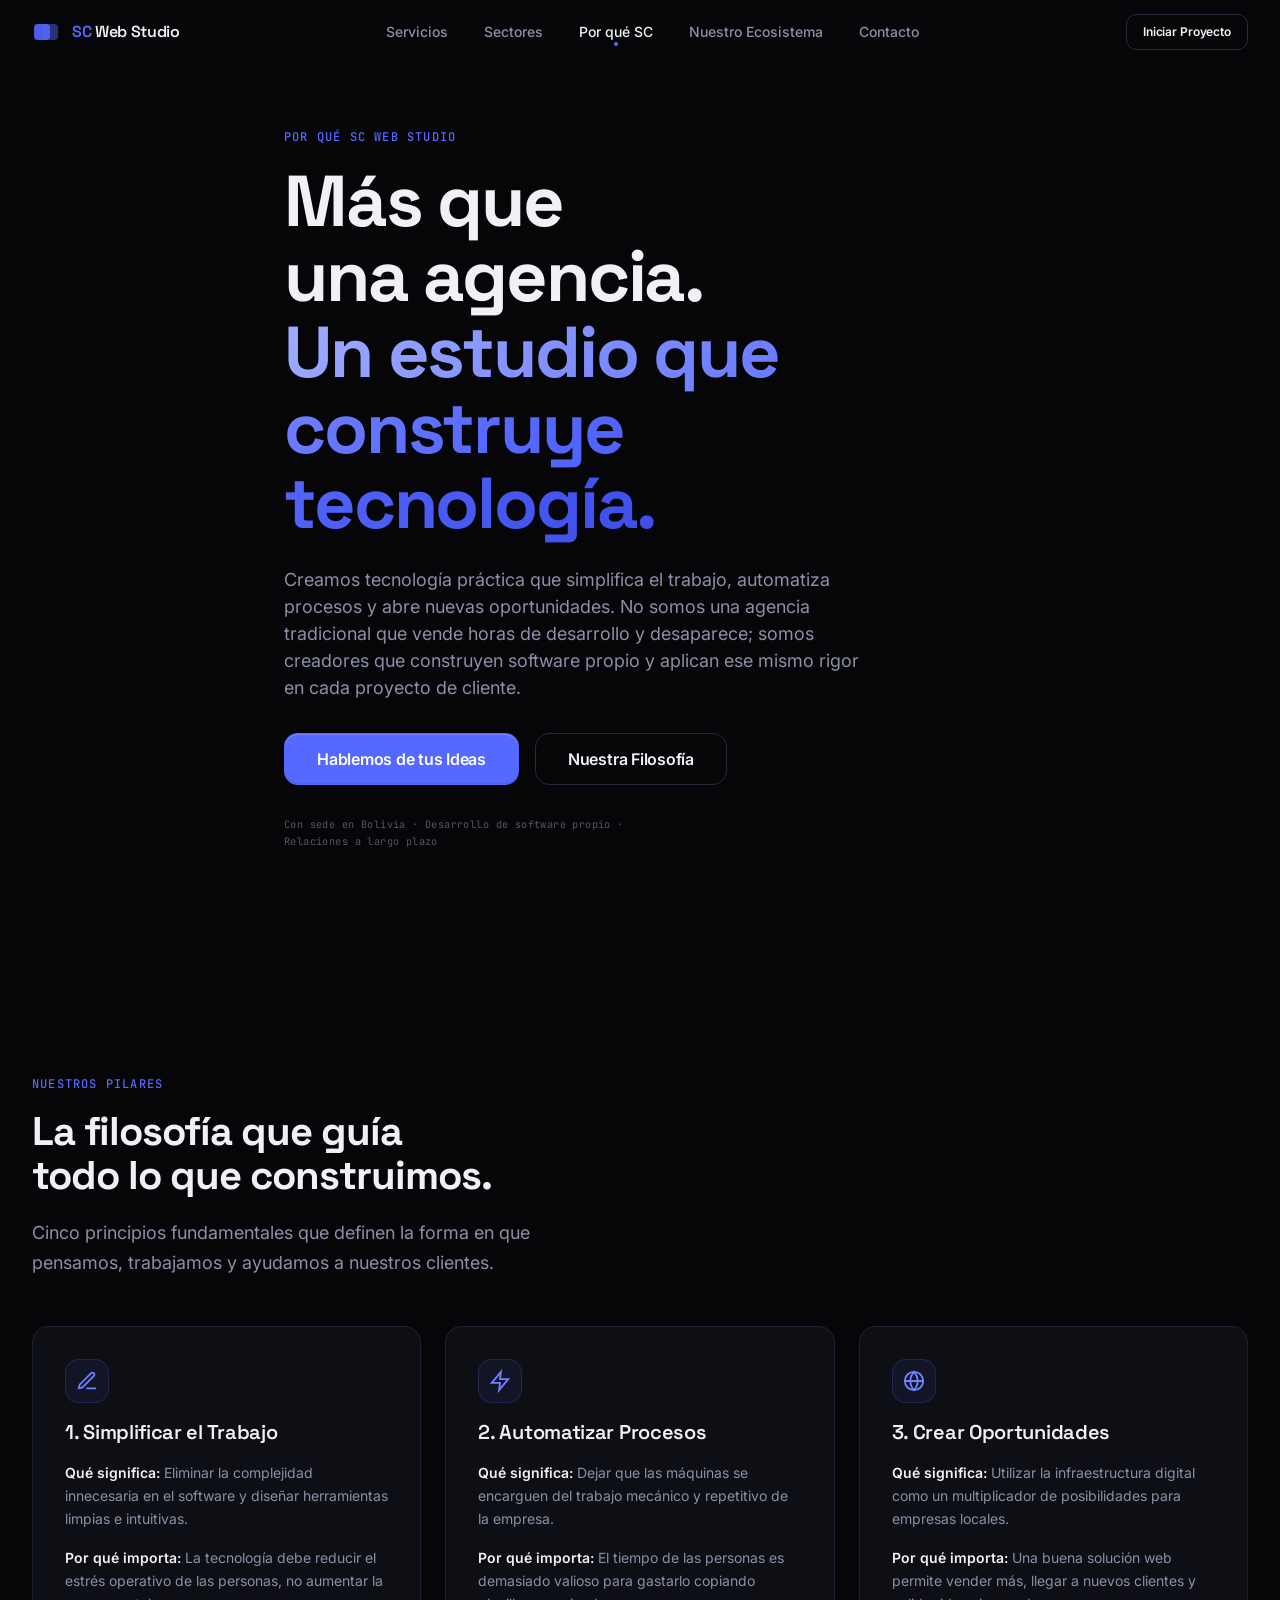
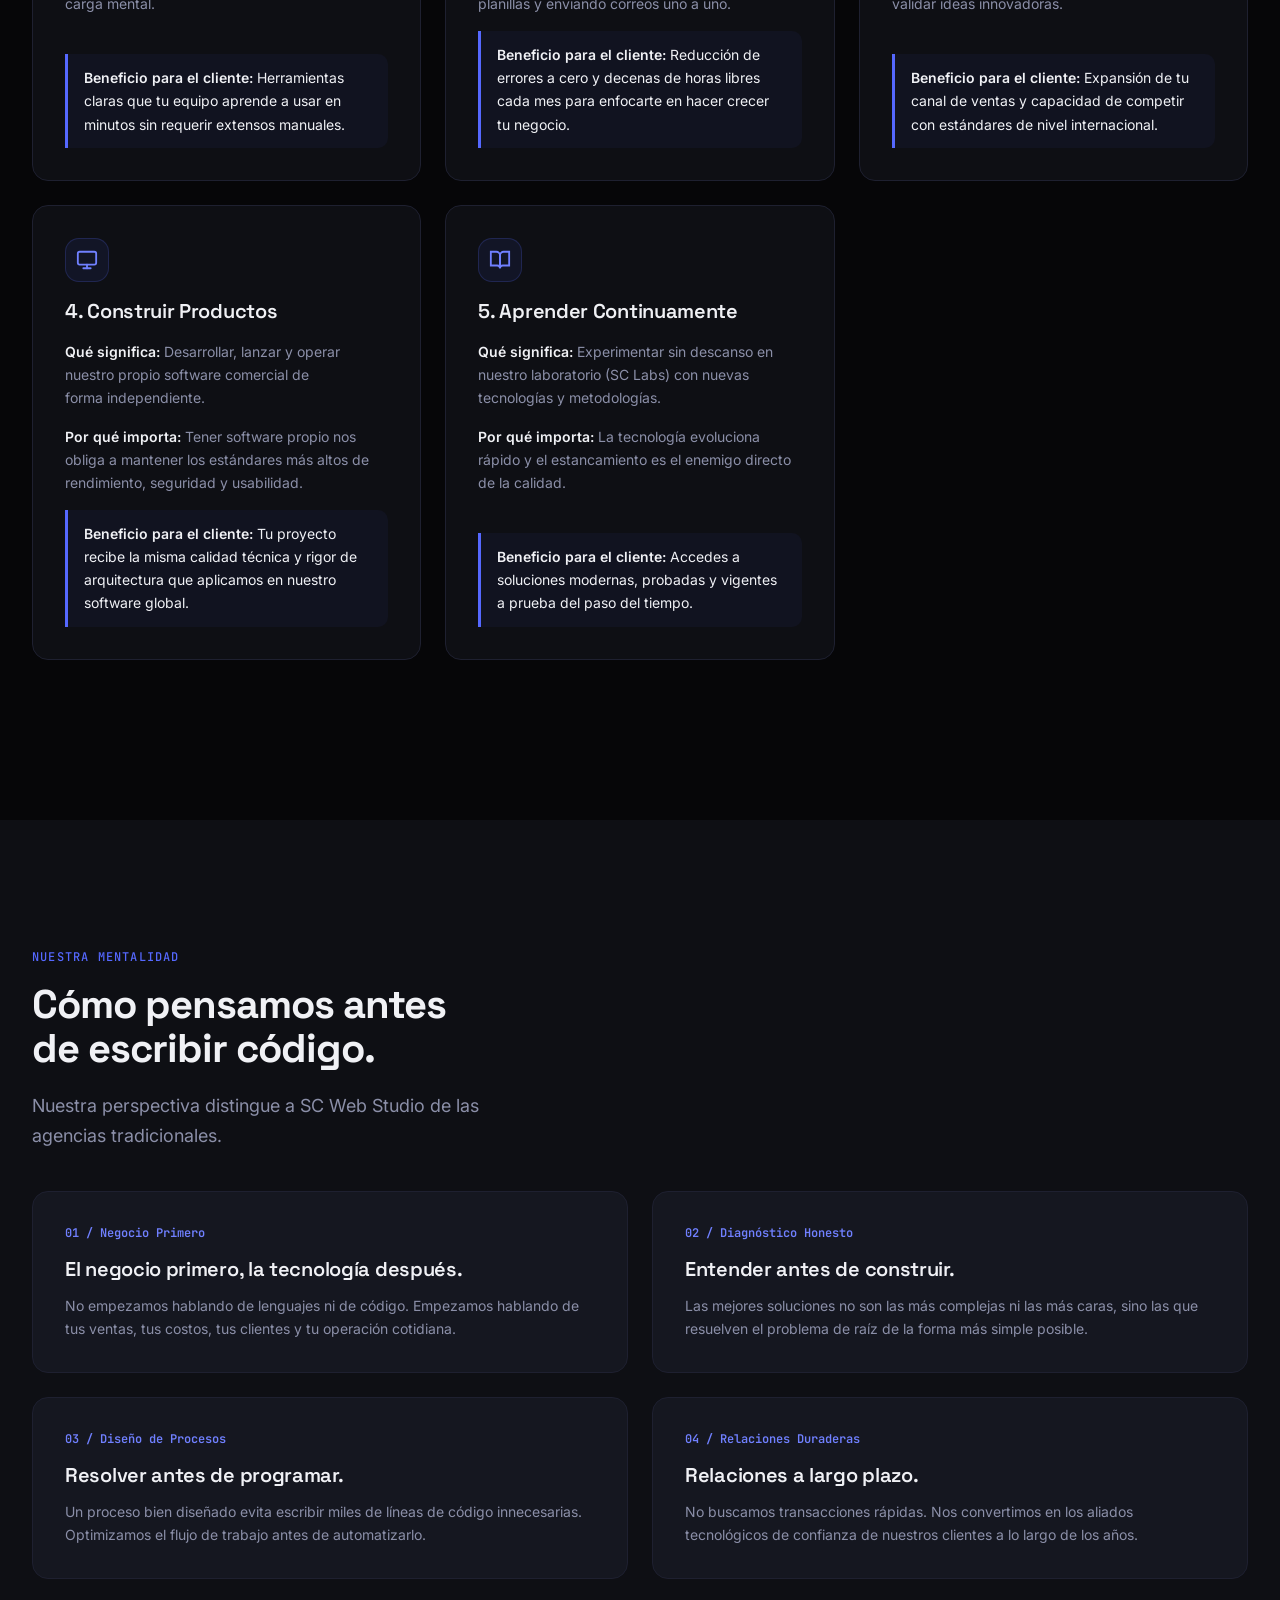
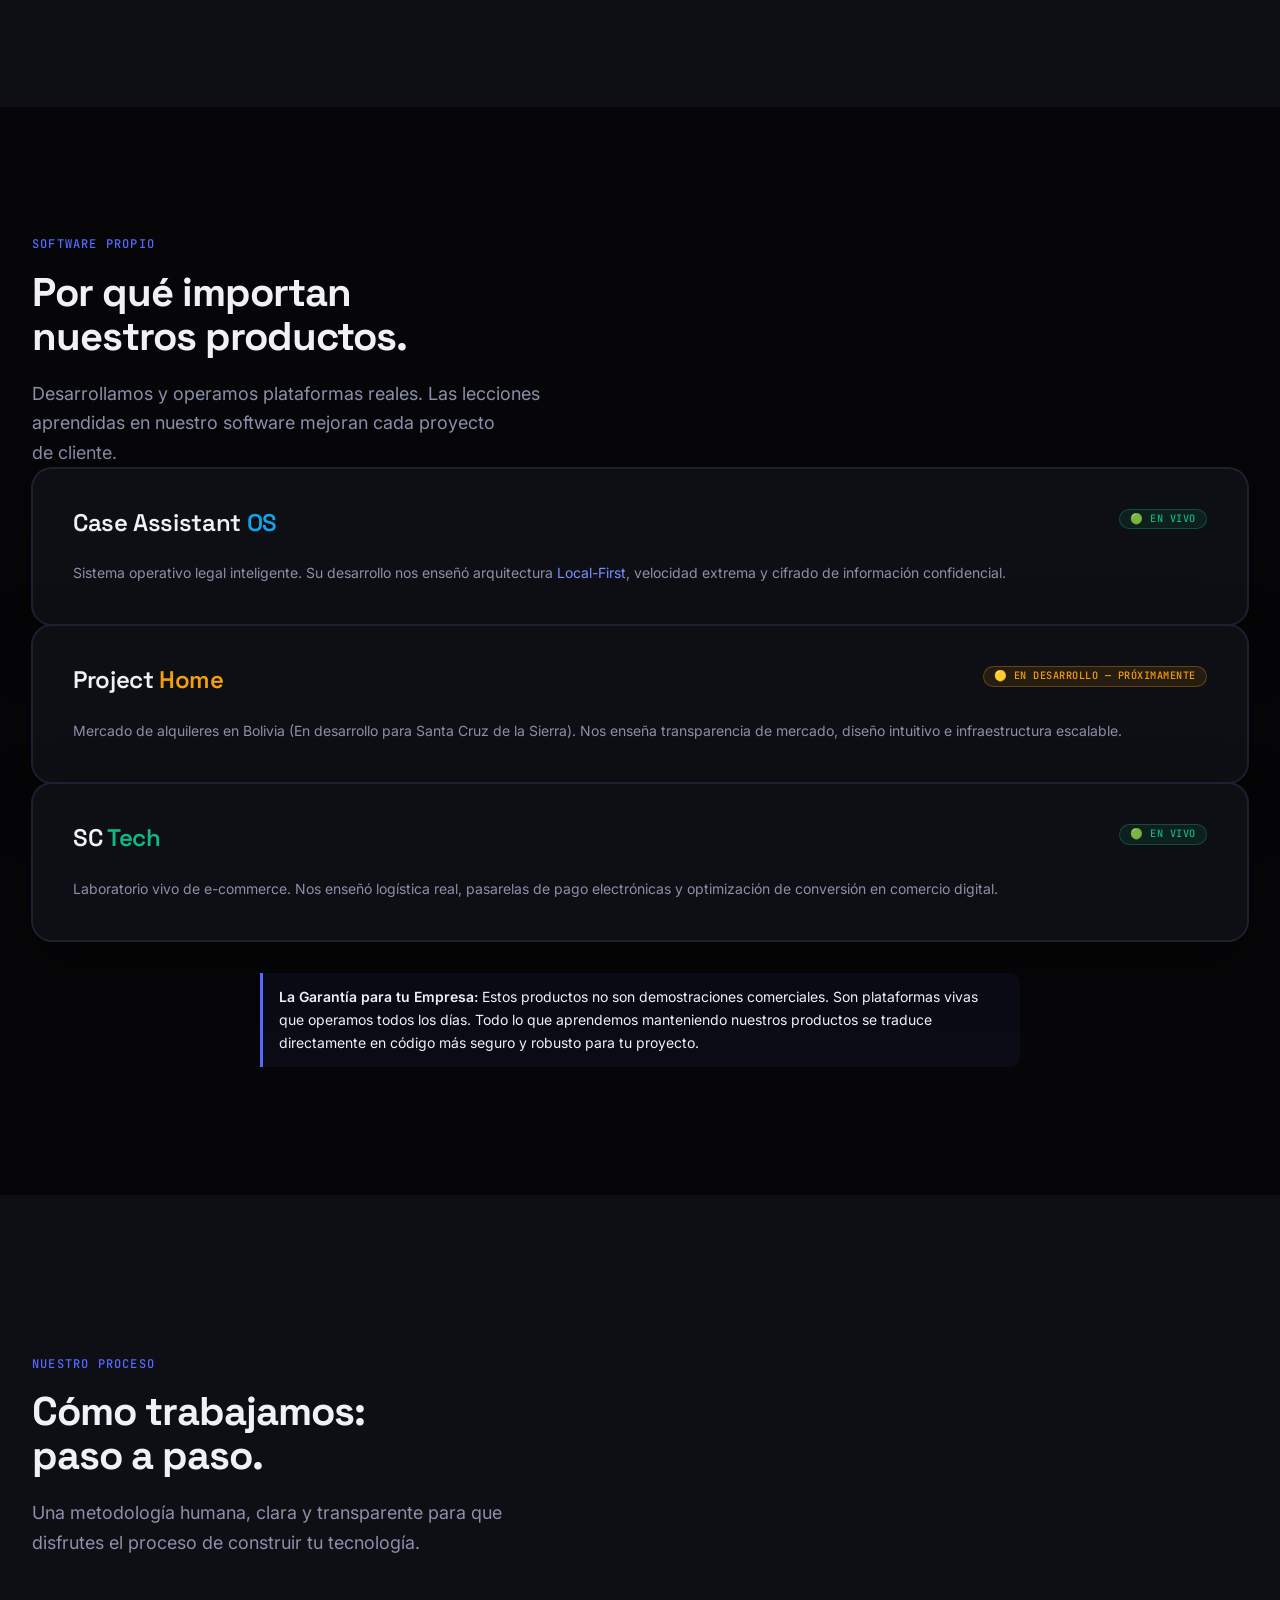
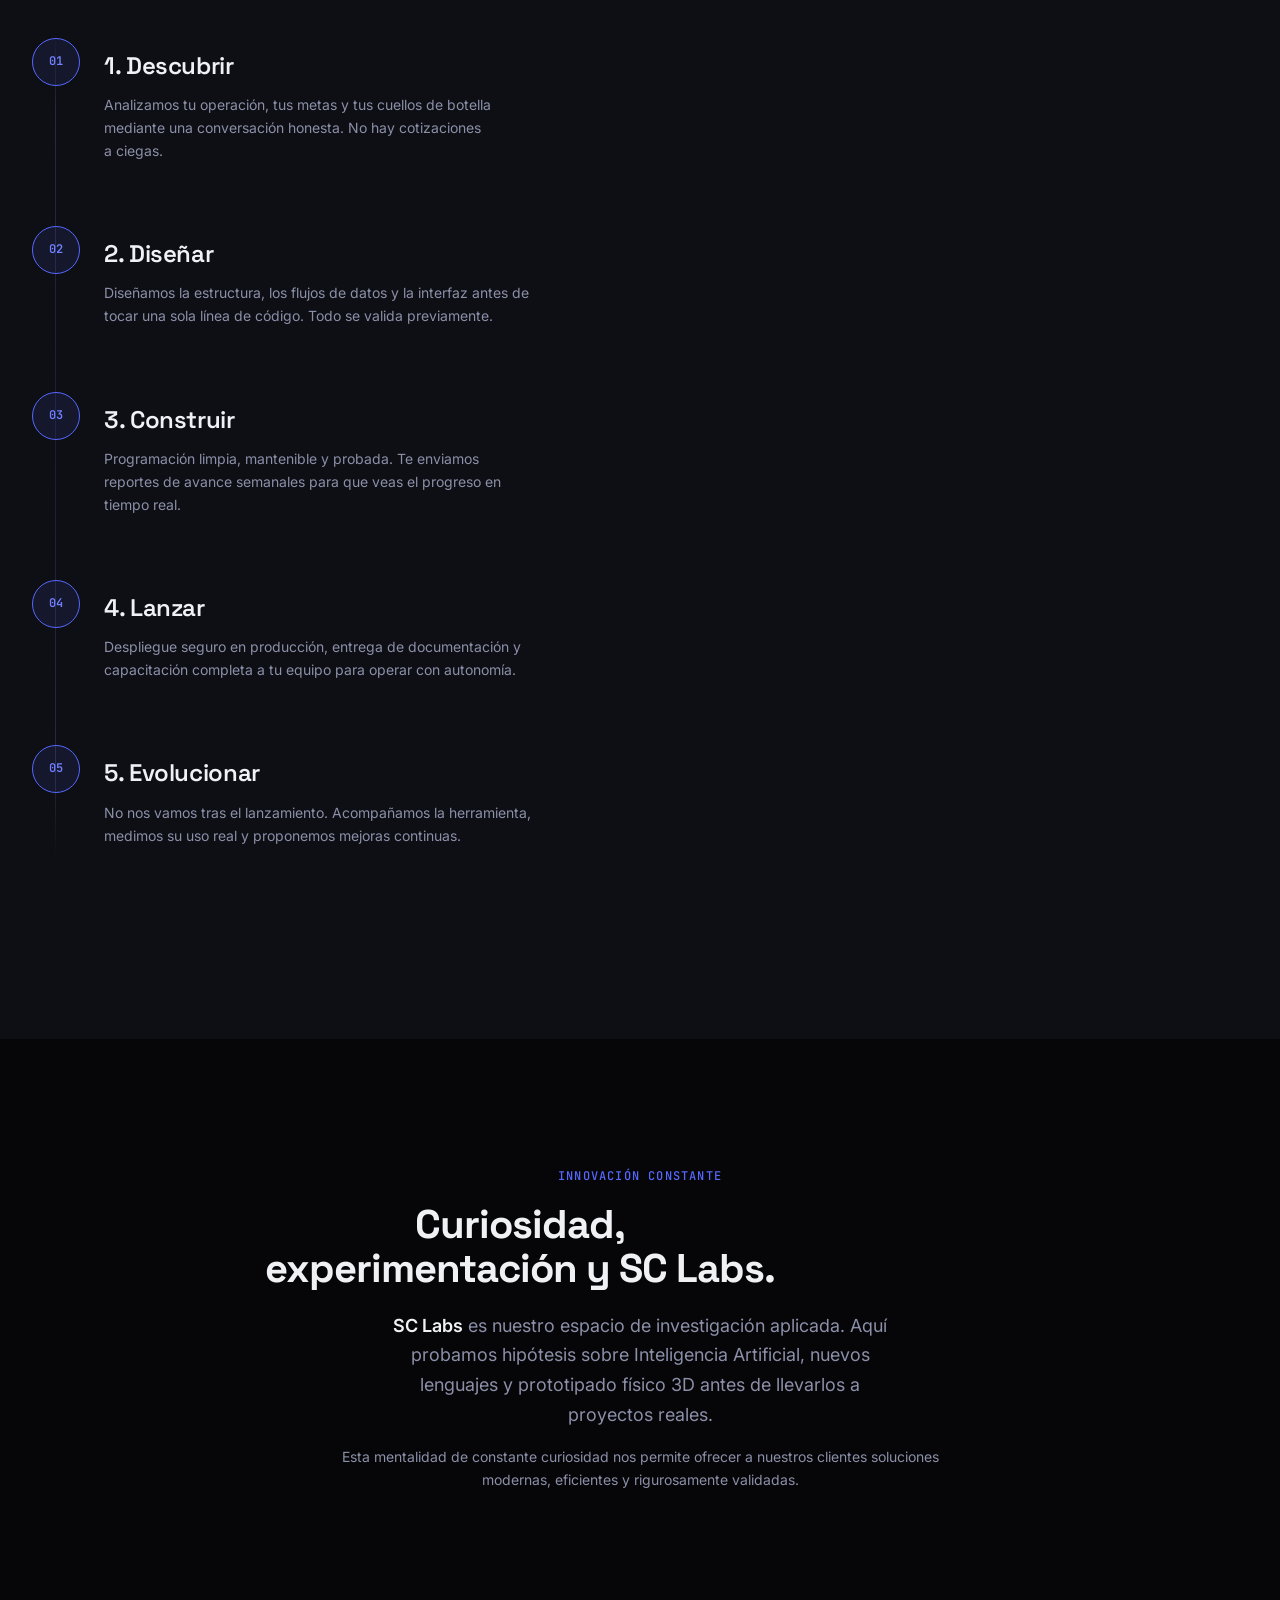
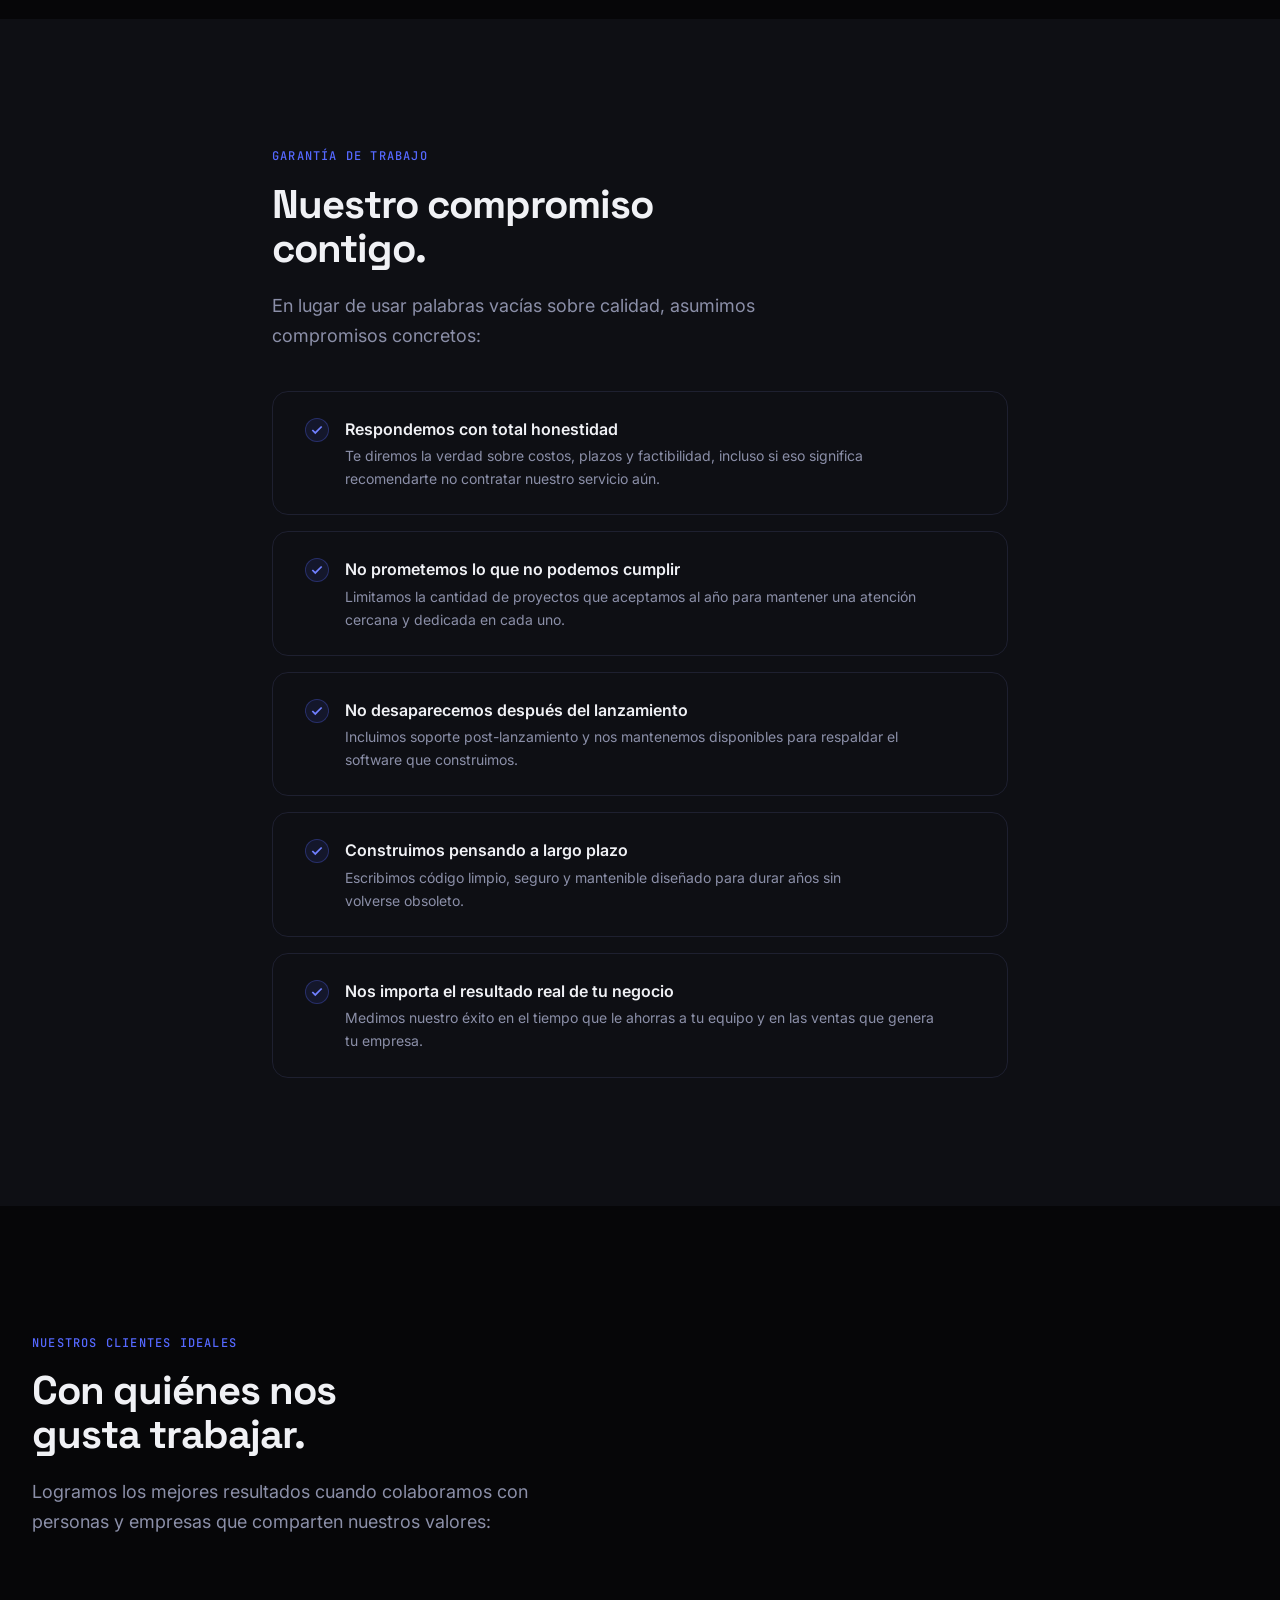
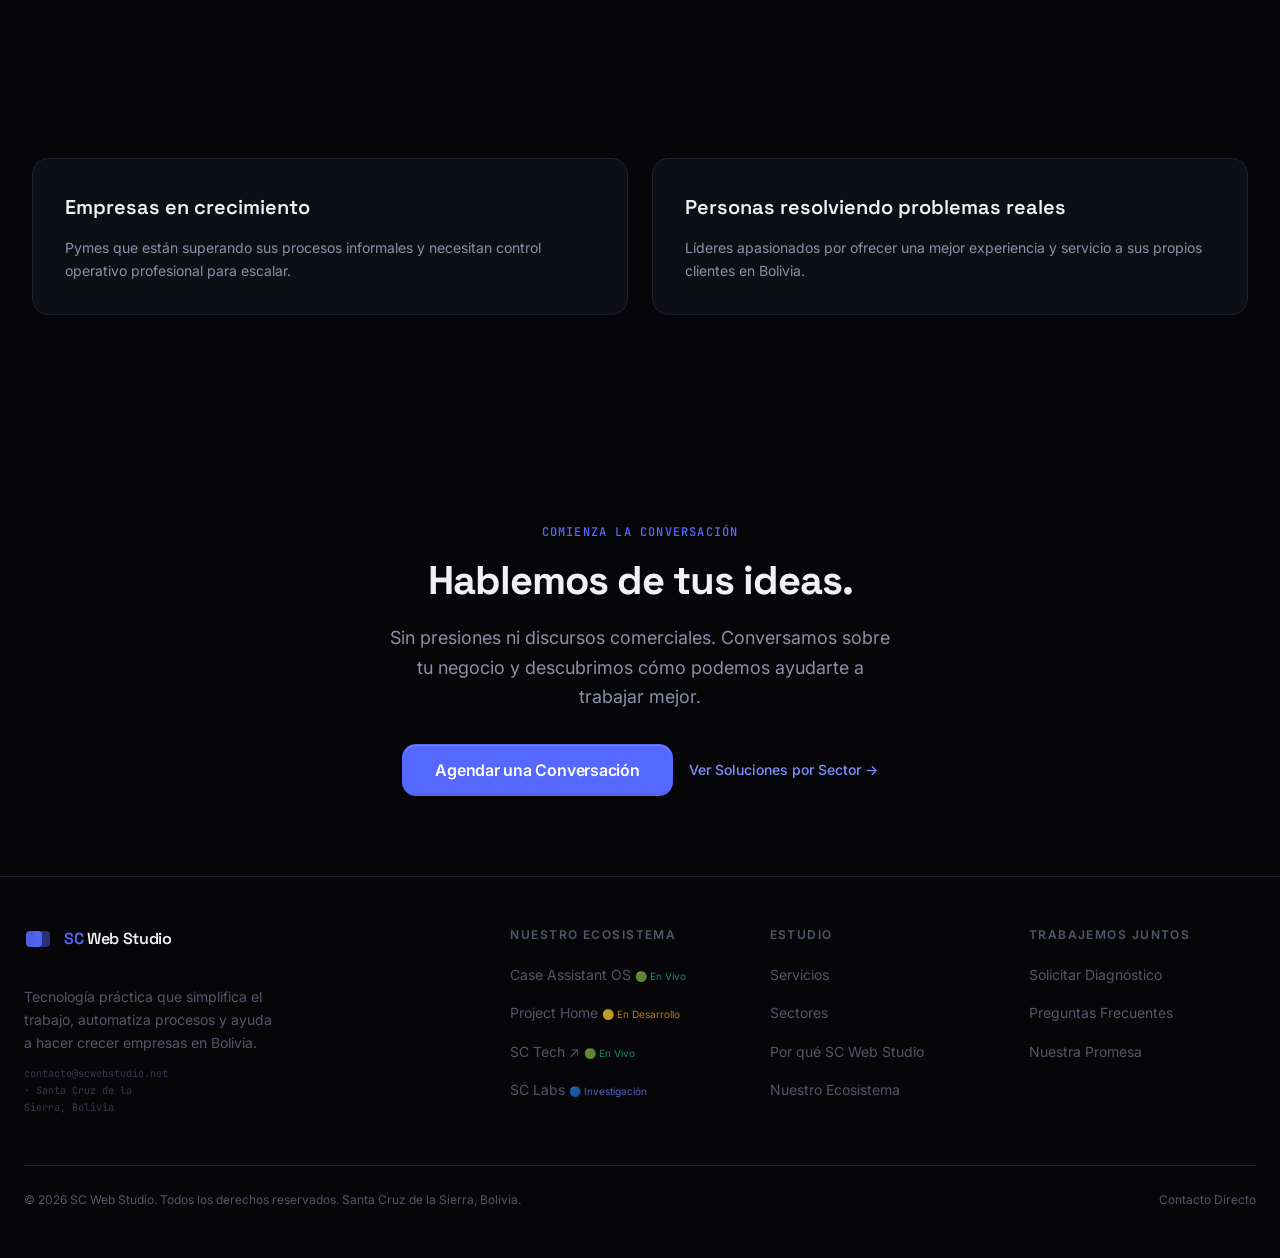
<file: about/index.html>
<!DOCTYPE html>
<html lang="es">
<head>
  <meta charset="UTF-8">
  <meta name="viewport" content="width=device-width, initial-scale=1.0">

  <!-- ── Primary SEO ────────────────────────────────────────────────────── -->
  <title>Por qué SC Web Studio — Estudio de Productos Digitales en Bolivia</title>
  <meta name="description" content="Descubre por qué SC Web Studio es diferente: un estudio de productos digitales que construye tecnología propia, automatiza procesos y crea soluciones duraderas para empresas en Bolivia.">
  <meta name="keywords" content="por que elegir SC Web Studio, estudio de productos digitales Bolivia, desarrollo de software Bolivia, automatizacion de procesos, Case Assistant OS, Project Home, SC Tech">
  <meta name="author" content="SC Web Studio">
  <meta name="robots" content="index, follow">
  <link rel="canonical" href="https://scwebstudio.com/about/">

  <!-- ── Open Graph ──────────────────────────────────────────────────────── -->
  <meta property="og:type"        content="website">
  <meta property="og:url"         content="https://scwebstudio.com/about/">
  <meta property="og:title"       content="Por qué SC Web Studio — Estudio de Productos Digitales en Bolivia">
  <meta property="og:description" content="Más que una agencia. Un estudio que construye tecnología propia y ayuda a las empresas a trabajar mejor.">
  <meta property="og:site_name"   content="SC Web Studio">
  <meta property="og:locale"      content="es_BO">
  <meta property="og:image"       content="https://scwebstudio.com/shared/assets/og/home.jpg">

  <!-- ── Twitter Card ───────────────────────────────────────────────────── -->
  <meta name="twitter:card"        content="summary_large_image">
  <meta name="twitter:title"       content="Por qué SC Web Studio — Estudio de Productos Digitales en Bolivia">
  <meta name="twitter:description" content="Un estudio que construye software propio y ayuda a las empresas a simplificar su trabajo y crecer.">

  <!-- ── Fonts & CSS ────────────────────────────────────────────────────── -->
  <link rel="preconnect" href="https://fonts.googleapis.com">
  <link rel="preconnect" href="https://fonts.gstatic.com" crossorigin>
  <link href="https://fonts.googleapis.com/css2?family=Space+Grotesk:wght@400;500;600;700&family=Inter:wght@400;500;600&family=JetBrains+Mono:wght@400;500&display=swap" rel="stylesheet">

  <link rel="stylesheet" href="../shared/css/tokens.css">
  <link rel="stylesheet" href="../shared/css/reset.css">
  <link rel="stylesheet" href="../shared/css/typography.css">
  <link rel="stylesheet" href="../shared/css/layout.css">
  <link rel="stylesheet" href="../shared/css/utilities.css">
  <link rel="stylesheet" href="../shared/css/components/nav.css">
  <link rel="stylesheet" href="../shared/css/components/buttons.css">
  <link rel="stylesheet" href="../shared/css/components/cards.css">
  <link rel="stylesheet" href="../shared/css/components/badges.css">
  <link rel="stylesheet" href="../shared/css/components/modals.css">
  <link rel="stylesheet" href="../shared/css/components/forms.css">

  <style>
    /* ── Hero ──────────────────────────────────────────────────────── */
    .why-hero {
      padding: calc(var(--nav-height) + var(--space-16)) var(--space-6) var(--space-16);
      max-width: var(--max-width-content);
      margin: 0 auto;
    }

    .hero-h1-accent {
      background: linear-gradient(135deg, #A0ADFF 0%, var(--studio-500) 60%, #3D4EE8 100%);
      -webkit-background-clip: text;
      -webkit-text-fill-color: transparent;
      background-clip: text;
    }

    .why-hero-trust {
      font-family: var(--font-mono);
      font-size: var(--text-2xs);
      color: var(--text-tertiary);
      margin-top: var(--space-8);
      letter-spacing: 0.04em;
    }

    /* ── 5 Pillars Layout ────────────────────────────────────────────── */
    .pillars-grid {
      display: grid;
      grid-template-columns: 1fr;
      gap: var(--space-6);
      margin-top: var(--space-12);
    }

    @media (min-width: 640px) {
      .pillars-grid { grid-template-columns: repeat(2, 1fr); }
    }

    @media (min-width: 1024px) {
      .pillars-grid { grid-template-columns: repeat(3, 1fr); }
    }

    .card-pillar {
      background: var(--bg-surface);
      border: 1px solid var(--border-subtle);
      border-radius: var(--radius-xl);
      padding: var(--space-8);
      display: flex;
      flex-direction: column;
      gap: var(--space-4);
      transition:
        transform var(--duration-slow) var(--ease-spring),
        box-shadow var(--duration-slow) var(--ease-out),
        border-color var(--duration-base) var(--ease-out);
    }

    .card-pillar:hover {
      transform: translateY(-4px);
      border-color: var(--border-default);
      box-shadow: var(--shadow-card-hover);
    }

    .card-pillar-icon {
      width: 44px;
      height: 44px;
      border-radius: var(--radius-lg);
      background: rgba(85, 104, 255, 0.08);
      border: 1px solid rgba(85, 104, 255, 0.2);
      display: flex;
      align-items: center;
      justify-content: center;
      color: var(--studio-400);
      flex-shrink: 0;
    }

    .card-pillar-icon svg { width: 22px; height: 22px; }

    .card-pillar-title {
      font-family: var(--font-display);
      font-size: var(--text-lg);
      font-weight: var(--weight-semibold);
      color: var(--text-primary);
    }

    .pillar-block-label {
      font-family: var(--font-ui);
      font-size: var(--text-2xs);
      font-weight: var(--weight-semibold);
      text-transform: uppercase;
      letter-spacing: 0.06em;
      color: var(--text-tertiary);
      margin-top: var(--space-2);
    }

    .pillar-text {
      font-size: var(--text-sm);
      color: var(--text-secondary);
      line-height: var(--leading-relaxed);
    }

    .pillar-benefit-box {
      background: rgba(85, 104, 255, 0.05);
      border-left: 3px solid var(--studio-500);
      padding: var(--space-3) var(--space-4);
      border-radius: 0 var(--radius-md) var(--radius-md) 0;
      font-size: var(--text-sm);
      color: var(--text-primary);
      line-height: var(--leading-relaxed);
      margin-top: auto;
    }

    /* ── How We Think Grid ───────────────────────────────────────────── */
    .think-grid {
      display: grid;
      grid-template-columns: 1fr;
      gap: var(--space-6);
      margin-top: var(--space-10);
    }

    @media (min-width: 640px) {
      .think-grid { grid-template-columns: repeat(2, 1fr); }
    }

    .think-card {
      background: var(--bg-surface-raised);
      border: 1px solid var(--border-subtle);
      border-radius: var(--radius-xl);
      padding: var(--space-8);
      display: flex;
      flex-direction: column;
      gap: var(--space-3);
    }

    .think-num {
      font-family: var(--font-mono);
      font-size: var(--text-xs);
      color: var(--studio-400);
      font-weight: var(--weight-semibold);
    }

    .think-title {
      font-family: var(--font-display);
      font-size: var(--text-lg);
      font-weight: var(--weight-semibold);
      color: var(--text-primary);
    }

    /* ── Timeline Steps (Cómo Trabajamos) ────────────────────────────── */
    .timeline-pipeline {
      display: flex;
      flex-direction: column;
      position: relative;
      margin-top: var(--space-12);
    }

    .timeline-pipeline::before {
      content: '';
      position: absolute;
      left: 23px;
      top: 24px;
      bottom: 24px;
      width: 1px;
      background: linear-gradient(
        to bottom,
        transparent,
        var(--border-default) 10%,
        var(--studio-glow, rgba(85,104,255,0.3)) 50%,
        var(--border-default) 90%,
        transparent
      );
    }

    .timeline-step {
      display: grid;
      grid-template-columns: 48px 1fr;
      gap: var(--space-6);
      padding-block: var(--space-8);
      position: relative;
      opacity: 0;
      transform: translateX(-16px);
      transition:
        opacity 600ms var(--ease-out),
        transform 600ms var(--ease-out);
    }

    .timeline-step.is-active { opacity: 1; transform: translateX(0); }

    .timeline-num {
      width: 48px;
      height: 48px;
      border-radius: 50%;
      border: 1px solid var(--border-default);
      background: var(--bg-surface);
      display: flex;
      align-items: center;
      justify-content: center;
      font-family: var(--font-mono);
      font-size: var(--text-xs);
      font-weight: var(--weight-semibold);
      color: var(--text-tertiary);
      flex-shrink: 0;
      z-index: 1;
      position: relative;
    }

    .timeline-step.is-active .timeline-num {
      background: rgba(85,104,255,0.1);
      border-color: var(--studio-500);
      color: var(--studio-400);
    }

    .timeline-body { padding-top: var(--space-3); }

    .timeline-title {
      font-family: var(--font-display);
      font-size: var(--text-xl);
      font-weight: var(--weight-semibold);
      color: var(--text-primary);
      margin-bottom: var(--space-3);
    }

    .timeline-desc {
      font-size: var(--text-sm);
      color: var(--text-secondary);
      line-height: var(--leading-relaxed);
      max-width: 48ch;
    }

    /* ── Commitments List ────────────────────────────────────────────── */
    .commitments-list {
      display: flex;
      flex-direction: column;
      gap: var(--space-4);
      margin-top: var(--space-10);
    }

    .commitment-item {
      background: var(--bg-surface);
      border: 1px solid var(--border-subtle);
      border-radius: var(--radius-xl);
      padding: var(--space-6) var(--space-8);
      display: flex;
      align-items: flex-start;
      gap: var(--space-4);
    }

    .commitment-icon {
      width: 24px;
      height: 24px;
      border-radius: 50%;
      background: rgba(85, 104, 255, 0.1);
      border: 1px solid rgba(85, 104, 255, 0.3);
      color: var(--studio-400);
      display: flex;
      align-items: center;
      justify-content: center;
      flex-shrink: 0;
      margin-top: 2px;
    }

    .commitment-icon svg { width: 14px; height: 14px; }

    /* ── Ideal Clients Grid ──────────────────────────────────────────── */
    .clients-grid {
      display: grid;
      grid-template-columns: 1fr;
      gap: var(--space-6);
      margin-top: var(--space-10);
    }

    @media (min-width: 640px) {
      .clients-grid { grid-template-columns: repeat(2, 1fr); }
    }

    .client-card {
      background: var(--bg-surface);
      border: 1px solid var(--border-subtle);
      border-radius: var(--radius-xl);
      padding: var(--space-8);
      display: flex;
      flex-direction: column;
      gap: var(--space-3);
    }

    /* ── Final CTA ──────────────────────────────────────────────────── */
    .final-cta-section {
      padding: var(--space-20) var(--space-6);
      text-align: center;
    }

    .cta-actions {
      display: flex;
      flex-wrap: wrap;
      align-items: center;
      justify-content: center;
      gap: var(--space-4);
      margin-top: var(--space-8);
    }
  </style>

  <!-- ── Structured Data ─────────────────────────────────────────────────── -->
  <script type="application/ld+json">
  {
    "@context": "https://schema.org",
    "@type": "WebPage",
    "@id": "https://scwebstudio.com/about/#webpage",
    "url": "https://scwebstudio.com/about/",
    "name": "Por qué SC Web Studio — Estudio de Productos Digitales en Bolivia",
    "description": "Un estudio que construye tecnología propia, automatiza procesos y crea soluciones duraderas para empresas en Bolivia.",
    "isPartOf": { "@id": "https://scwebstudio.com/#website" },
    "inLanguage": "es-BO"
  }
  </script>
</head>

<body class="page-wrapper" data-base-path="../">
  <a href="#main-content" class="skip-link">Saltar al contenido principal</a>
  <div class="scroll-progress" id="scroll-progress" aria-hidden="true"></div>

  <!-- Header Shell -->
  <div id="sc-header"></div>
  <script src="../shared/js/core/shell.js" data-base="../"></script>

  <main id="main-content" class="page-content">

    <!-- ════════════════════════════════════════
         §1 HERO
    ═════════════════════════════════════════ -->
    <section aria-labelledby="why-hero-heading" class="reveal">
      <div class="why-hero">
        <p class="sh-label">Por qué SC Web Studio</p>
        <h1 class="display" id="why-hero-heading" style="max-width:18ch;">
          Más que una agencia.<br>
          <span class="hero-h1-accent">Un estudio que construye tecnología.</span>
        </h1>
        <p class="lead" style="margin-top:var(--space-6);max-width:54ch;">
          Creamos tecnología práctica que simplifica el trabajo, automatiza procesos y abre nuevas oportunidades. No somos una agencia tradicional que vende horas de desarrollo y desaparece; somos creadores que construyen software propio y aplican ese mismo rigor en cada proyecto de cliente.
        </p>
        <div style="display:flex;gap:var(--space-4);margin-top:var(--space-8);flex-wrap:wrap;align-items:center;">
          <a href="../contact/" class="btn btn-primary btn-lg" id="hero-cta-why">Hablemos de tus Ideas</a>
          <a href="#philosophy" class="btn btn-secondary btn-lg">Nuestra Filosofía</a>
        </div>
        <p class="why-hero-trust">Con sede en Bolivia · Desarrollo de software propio · Relaciones a largo plazo</p>
      </div>
    </section>

    <!-- ════════════════════════════════════════
         §2 NUESTRA FILOSOFÍA (5 PILARES)
    ═════════════════════════════════════════ -->
    <section class="section section-xl" id="philosophy" aria-labelledby="philosophy-heading">
      <div class="container">
        <div class="reveal">
          <p class="sh-label">Nuestros Pilares</p>
          <h2 class="sh-heading" id="philosophy-heading">La filosofía que guía todo lo que construimos.</h2>
          <p class="sh-lead">Cinco principios fundamentales que definen la forma en que pensamos, trabajamos y ayudamos a nuestros clientes.</p>
        </div>

        <div class="pillars-grid reveal-group">

          <!-- Pilar 1: Simplificar el Trabajo -->
          <article class="card-pillar reveal">
            <div class="card-pillar-icon">
              <svg viewBox="0 0 24 24" fill="none" stroke="currentColor" stroke-width="2" stroke-linecap="round" aria-hidden="true">
                <path d="M12 20h9"/>
                <path d="M16.5 3.5a2.121 2.121 0 0 1 3 3L7 19l-4 1 1-4L16.5 3.5z"/>
              </svg>
            </div>
            <h3 class="card-pillar-title">1. Simplificar el Trabajo</h3>
            
            <p class="pillar-text"><strong>Qué significa:</strong> Eliminar la complejidad innecesaria en el software y diseñar herramientas limpias e intuitivas.</p>
            <p class="pillar-text"><strong>Por qué importa:</strong> La tecnología debe reducir el estrés operativo de las personas, no aumentar la carga mental.</p>
            
            <div class="pillar-benefit-box">
              <strong>Beneficio para el cliente:</strong> Herramientas claras que tu equipo aprende a usar en minutos sin requerir extensos manuales.
            </div>
          </article>

          <!-- Pilar 2: Automatizar Procesos -->
          <article class="card-pillar reveal">
            <div class="card-pillar-icon">
              <svg viewBox="0 0 24 24" fill="none" stroke="currentColor" stroke-width="2" stroke-linecap="round" aria-hidden="true">
                <polygon points="13 2 3 14 12 14 11 22 21 10 12 10 13 2"/>
              </svg>
            </div>
            <h3 class="card-pillar-title">2. Automatizar Procesos</h3>
            
            <p class="pillar-text"><strong>Qué significa:</strong> Dejar que las máquinas se encarguen del trabajo mecánico y repetitivo de la empresa.</p>
            <p class="pillar-text"><strong>Por qué importa:</strong> El tiempo de las personas es demasiado valioso para gastarlo copiando planillas y enviando correos uno a uno.</p>
            
            <div class="pillar-benefit-box">
              <strong>Beneficio para el cliente:</strong> Reducción de errores a cero y decenas de horas libres cada mes para enfocarte en hacer crecer tu negocio.
            </div>
          </article>

          <!-- Pilar 3: Crear Oportunidades -->
          <article class="card-pillar reveal">
            <div class="card-pillar-icon">
              <svg viewBox="0 0 24 24" fill="none" stroke="currentColor" stroke-width="2" stroke-linecap="round" aria-hidden="true">
                <circle cx="12" cy="12" r="10"/>
                <line x1="2" y1="12" x2="22" y2="12"/>
                <path d="M12 2a15.3 15.3 0 0 1 4 10 15.3 15.3 0 0 1-4 10 15.3 15.3 0 0 1-4-10 15.3 15.3 0 0 1 4-10z"/>
              </svg>
            </div>
            <h3 class="card-pillar-title">3. Crear Oportunidades</h3>
            
            <p class="pillar-text"><strong>Qué significa:</strong> Utilizar la infraestructura digital como un multiplicador de posibilidades para empresas locales.</p>
            <p class="pillar-text"><strong>Por qué importa:</strong> Una buena solución web permite vender más, llegar a nuevos clientes y validar ideas innovadoras.</p>
            
            <div class="pillar-benefit-box">
              <strong>Beneficio para el cliente:</strong> Expansión de tu canal de ventas y capacidad de competir con estándares de nivel internacional.
            </div>
          </article>

          <!-- Pilar 4: Construir Productos -->
          <article class="card-pillar reveal">
            <div class="card-pillar-icon">
              <svg viewBox="0 0 24 24" fill="none" stroke="currentColor" stroke-width="2" stroke-linecap="round" aria-hidden="true">
                <rect x="2" y="3" width="20" height="14" rx="2"/>
                <line x1="8" y1="21" x2="16" y2="21"/>
                <line x1="12" y1="17" x2="12" y2="21"/>
              </svg>
            </div>
            <h3 class="card-pillar-title">4. Construir Productos</h3>
            
            <p class="pillar-text"><strong>Qué significa:</strong> Desarrollar, lanzar y operar nuestro propio software comercial de forma independiente.</p>
            <p class="pillar-text"><strong>Por qué importa:</strong> Tener software propio nos obliga a mantener los estándares más altos de rendimiento, seguridad y usabilidad.</p>
            
            <div class="pillar-benefit-box">
              <strong>Beneficio para el cliente:</strong> Tu proyecto recibe la misma calidad técnica y rigor de arquitectura que aplicamos en nuestro software global.
            </div>
          </article>

          <!-- Pilar 5: Aprender Continuamente -->
          <article class="card-pillar reveal">
            <div class="card-pillar-icon">
              <svg viewBox="0 0 24 24" fill="none" stroke="currentColor" stroke-width="2" stroke-linecap="round" aria-hidden="true">
                <path d="M2 3h6a4 4 0 0 1 4 4v14a3 3 0 0 0-3-3H2z"/>
                <path d="M22 3h-6a4 4 0 0 0-4 4v14a3 3 0 0 1 3-3h7z"/>
              </svg>
            </div>
            <h3 class="card-pillar-title">5. Aprender Continuamente</h3>
            
            <p class="pillar-text"><strong>Qué significa:</strong> Experimentar sin descanso en nuestro laboratorio (SC Labs) con nuevas tecnologías y metodologías.</p>
            <p class="pillar-text"><strong>Por qué importa:</strong> La tecnología evoluciona rápido y el estancamiento es el enemigo directo de la calidad.</p>
            
            <div class="pillar-benefit-box">
              <strong>Beneficio para el cliente:</strong> Accedes a soluciones modernas, probadas y vigentes a prueba del paso del tiempo.
            </div>
          </article>

        </div>
      </div>
    </section>

    <!-- ════════════════════════════════════════
         §3 CÓMO PENSAMOS
    ═════════════════════════════════════════ -->
    <section class="section section-lg section-surface" id="how-we-think" aria-labelledby="think-heading">
      <div class="container">
        <div class="reveal">
          <p class="sh-label">Nuestra Mentalidad</p>
          <h2 class="sh-heading" id="think-heading">Cómo pensamos antes de escribir código.</h2>
          <p class="sh-lead">Nuestra perspectiva distingue a SC Web Studio de las agencias tradicionales.</p>
        </div>

        <div class="think-grid reveal-group">

          <div class="think-card reveal">
            <span class="think-num">01 / Negocio Primero</span>
            <h3 class="think-title">El negocio primero, la tecnología después.</h3>
            <p class="pillar-text">No empezamos hablando de lenguajes ni de código. Empezamos hablando de tus ventas, tus costos, tus clientes y tu operación cotidiana.</p>
          </div>

          <div class="think-card reveal">
            <span class="think-num">02 / Diagnóstico Honesto</span>
            <h3 class="think-title">Entender antes de construir.</h3>
            <p class="pillar-text">Las mejores soluciones no son las más complejas ni las más caras, sino las que resuelven el problema de raíz de la forma más simple posible.</p>
          </div>

          <div class="think-card reveal">
            <span class="think-num">03 / Diseño de Procesos</span>
            <h3 class="think-title">Resolver antes de programar.</h3>
            <p class="pillar-text">Un proceso bien diseñado evita escribir miles de líneas de código innecesarias. Optimizamos el flujo de trabajo antes de automatizarlo.</p>
          </div>

          <div class="think-card reveal">
            <span class="think-num">04 / Relaciones Duraderas</span>
            <h3 class="think-title">Relaciones a largo plazo.</h3>
            <p class="pillar-text">No buscamos transacciones rápidas. Nos convertimos en los aliados tecnológicos de confianza de nuestros clientes a lo largo de los años.</p>
          </div>

        </div>
      </div>
    </section>

    <!-- ════════════════════════════════════════
         §4 POR QUÉ IMPORTAN NUESTROS PRODUCTOS
    ═════════════════════════════════════════ -->
    <section class="section section-lg" id="products-matter" aria-labelledby="products-trust-heading">
      <div class="container">
        <div class="reveal">
          <p class="sh-label">Software Propio</p>
          <h2 class="sh-heading" id="products-trust-heading">Por qué importan nuestros productos.</h2>
          <p class="sh-lead">Desarrollamos y operamos plataformas reales. Las lecciones aprendidas en nuestro software mejoran cada proyecto de cliente.</p>
        </div>

        <div class="grid-products reveal-group">

          <article class="card-product reveal" data-product="case-assistant">
            <div class="card-product-header">
              <h3 class="card-product-title product-name-legal">Case Assistant <span class="accent">OS</span></h3>
              <span class="badge badge-live">🟢 En Vivo</span>
            </div>
            <p class="card-product-description">
              Sistema operativo legal inteligente. Su desarrollo nos enseñó arquitectura <em>Local-First</em>, velocidad extrema y cifrado de información confidencial.
            </p>
          </article>

          <article class="card-product reveal" data-product="project-home">
            <div class="card-product-header">
              <h3 class="card-product-title product-name-home">Project <span class="accent">Home</span></h3>
              <span class="badge badge-coming-soon">🟡 En Desarrollo — Próximamente</span>
            </div>
            <p class="card-product-description">
              Mercado de alquileres en Bolivia (En desarrollo para Santa Cruz de la Sierra). Nos enseña transparencia de mercado, diseño intuitivo e infraestructura escalable.
            </p>
          </article>

          <article class="card-product reveal" data-product="sc-tech">
            <div class="card-product-header">
              <h3 class="card-product-title product-name-tech">SC <span class="accent">Tech</span></h3>
              <span class="badge badge-live">🟢 En Vivo</span>
            </div>
            <p class="card-product-description">
              Laboratorio vivo de e-commerce. Nos enseñó logística real, pasarelas de pago electrónicas y optimización de conversión en comercio digital.
            </p>
          </article>

        </div>

        <div class="pillar-benefit-box reveal" style="margin-top:var(--space-8);max-width:760px;margin-inline:auto;">
          <strong>La Garantía para tu Empresa:</strong> Estos productos no son demostraciones comerciales. Son plataformas vivas que operamos todos los días. Todo lo que aprendemos manteniendo nuestros productos se traduce directamente en código más seguro y robusto para tu proyecto.
        </div>
      </div>
    </section>

    <!-- ════════════════════════════════════════
         §5 CÓMO TRABAJAMOS (TIMELINE VISUAL)
    ═════════════════════════════════════════ -->
    <section class="section section-xl section-surface" id="how-we-work-timeline" aria-labelledby="timeline-heading">
      <div class="container">
        <div class="reveal">
          <p class="sh-label">Nuestro Proceso</p>
          <h2 class="sh-heading" id="timeline-heading">Cómo trabajamos: paso a paso.</h2>
          <p class="sh-lead">Una metodología humana, clara y transparente para que disfrutes el proceso de construir tu tecnología.</p>
        </div>

        <div class="timeline-pipeline" role="list">

          <div class="timeline-step" role="listitem">
            <div class="timeline-num" aria-hidden="true">01</div>
            <div class="timeline-body">
              <h3 class="timeline-title">1. Descubrir</h3>
              <p class="timeline-desc">Analizamos tu operación, tus metas y tus cuellos de botella mediante una conversación honesta. No hay cotizaciones a ciegas.</p>
            </div>
          </div>

          <div class="timeline-step" role="listitem">
            <div class="timeline-num" aria-hidden="true">02</div>
            <div class="timeline-body">
              <h3 class="timeline-title">2. Diseñar</h3>
              <p class="timeline-desc">Diseñamos la estructura, los flujos de datos y la interfaz antes de tocar una sola línea de código. Todo se valida previamente.</p>
            </div>
          </div>

          <div class="timeline-step" role="listitem">
            <div class="timeline-num" aria-hidden="true">03</div>
            <div class="timeline-body">
              <h3 class="timeline-title">3. Construir</h3>
              <p class="timeline-desc">Programación limpia, mantenible y probada. Te enviamos reportes de avance semanales para que veas el progreso en tiempo real.</p>
            </div>
          </div>

          <div class="timeline-step" role="listitem">
            <div class="timeline-num" aria-hidden="true">04</div>
            <div class="timeline-body">
              <h3 class="timeline-title">4. Lanzar</h3>
              <p class="timeline-desc">Despliegue seguro en producción, entrega de documentación y capacitación completa a tu equipo para operar con autonomía.</p>
            </div>
          </div>

          <div class="timeline-step" role="listitem">
            <div class="timeline-num" aria-hidden="true">05</div>
            <div class="timeline-body">
              <h3 class="timeline-title">5. Evolucionar</h3>
              <p class="timeline-desc">No nos vamos tras el lanzamiento. Acompañamos la herramienta, medimos su uso real y proponemos mejoras continuas.</p>
            </div>
          </div>

        </div>
      </div>
    </section>

    <!-- ════════════════════════════════════════
         §6 APRENDIZAJE CONTINUO (SC LABS)
    ═════════════════════════════════════════ -->
    <section class="section section-lg" id="labs-learning" aria-labelledby="labs-learn-heading">
      <div class="container">
        <div class="reveal text-center" style="max-width:760px;margin-inline:auto;">
          <p class="sh-label" style="justify-content:center;">Innovación Constante</p>
          <h2 class="sh-heading" id="labs-learn-heading">Curiosidad, experimentación y SC Labs.</h2>
          <p class="sh-lead" style="margin:var(--space-4) auto 0;">
            <strong>SC Labs</strong> es nuestro espacio de investigación aplicada. Aquí probamos hipótesis sobre Inteligencia Artificial, nuevos lenguajes y prototipado físico 3D antes de llevarlos a proyectos reales.
          </p>
          <p class="pillar-text" style="margin:var(--space-4) auto 0;">
            Esta mentalidad de constante curiosidad nos permite ofrecer a nuestros clientes soluciones modernas, eficientes y rigurosamente validadas.
          </p>
        </div>
      </div>
    </section>

    <!-- ════════════════════════════════════════
         §7 NUESTRO COMPROMISO
    ═════════════════════════════════════════ -->
    <section class="section section-lg section-surface" id="commitments" aria-labelledby="commitments-heading">
      <div class="container" style="max-width:800px;">
        <div class="reveal">
          <p class="sh-label">Garantía de Trabajo</p>
          <h2 class="sh-heading" id="commitments-heading">Nuestro compromiso contigo.</h2>
          <p class="sh-lead">En lugar de usar palabras vacías sobre calidad, asumimos compromisos concretos:</p>
        </div>

        <div class="commitments-list reveal-group">

          <div class="commitment-item reveal">
            <div class="commitment-icon"><svg viewBox="0 0 24 24" fill="none" stroke="currentColor" stroke-width="3"><polyline points="20 6 9 17 4 12"/></svg></div>
            <div>
              <strong style="color:var(--text-primary);display:block;font-size:var(--text-base);">Respondemos con total honestidad</strong>
              <p style="font-size:var(--text-sm);color:var(--text-secondary);margin-top:2px;">Te diremos la verdad sobre costos, plazos y factibilidad, incluso si eso significa recomendarte no contratar nuestro servicio aún.</p>
            </div>
          </div>

          <div class="commitment-item reveal">
            <div class="commitment-icon"><svg viewBox="0 0 24 24" fill="none" stroke="currentColor" stroke-width="3"><polyline points="20 6 9 17 4 12"/></svg></div>
            <div>
              <strong style="color:var(--text-primary);display:block;font-size:var(--text-base);">No prometemos lo que no podemos cumplir</strong>
              <p style="font-size:var(--text-sm);color:var(--text-secondary);margin-top:2px;">Limitamos la cantidad de proyectos que aceptamos al año para mantener una atención cercana y dedicada en cada uno.</p>
            </div>
          </div>

          <div class="commitment-item reveal">
            <div class="commitment-icon"><svg viewBox="0 0 24 24" fill="none" stroke="currentColor" stroke-width="3"><polyline points="20 6 9 17 4 12"/></svg></div>
            <div>
              <strong style="color:var(--text-primary);display:block;font-size:var(--text-base);">No desaparecemos después del lanzamiento</strong>
              <p style="font-size:var(--text-sm);color:var(--text-secondary);margin-top:2px;">Incluimos soporte post-lanzamiento y nos mantenemos disponibles para respaldar el software que construimos.</p>
            </div>
          </div>

          <div class="commitment-item reveal">
            <div class="commitment-icon"><svg viewBox="0 0 24 24" fill="none" stroke="currentColor" stroke-width="3"><polyline points="20 6 9 17 4 12"/></svg></div>
            <div>
              <strong style="color:var(--text-primary);display:block;font-size:var(--text-base);">Construimos pensando a largo plazo</strong>
              <p style="font-size:var(--text-sm);color:var(--text-secondary);margin-top:2px;">Escribimos código limpio, seguro y mantenible diseñado para durar años sin volverse obsoleto.</p>
            </div>
          </div>

          <div class="commitment-item reveal">
            <div class="commitment-icon"><svg viewBox="0 0 24 24" fill="none" stroke="currentColor" stroke-width="3"><polyline points="20 6 9 17 4 12"/></svg></div>
            <div>
              <strong style="color:var(--text-primary);display:block;font-size:var(--text-base);">Nos importa el resultado real de tu negocio</strong>
              <p style="font-size:var(--text-sm);color:var(--text-secondary);margin-top:2px;">Medimos nuestro éxito en el tiempo que le ahorras a tu equipo y en las ventas que genera tu empresa.</p>
            </div>
          </div>

        </div>
      </div>
    </section>

    <!-- ════════════════════════════════════════
         §8 CON QUIÉNES NOS GUSTA TRABAJAR
    ═════════════════════════════════════════ -->
    <section class="section section-lg" id="ideal-clients" aria-labelledby="clients-heading">
      <div class="container">
        <div class="reveal">
          <p class="sh-label">Nuestros Clientes Ideales</p>
          <h2 class="sh-heading" id="clients-heading">Con quiénes nos gusta trabajar.</h2>
          <p class="sh-lead">Logramos los mejores resultados cuando colaboramos con personas y empresas que comparten nuestros valores:</p>
        </div>

        <div class="clients-grid reveal-group">

          <div class="client-card reveal">
            <strong style="color:var(--text-primary);font-size:var(--text-lg);font-family:var(--font-display);">Dueños de empresas que valoran la calidad</strong>
            <p class="pillar-text">Personas que prefieren construir herramientas sólidas a la primera en lugar de parches improvisados.</p>
          </div>

          <div class="client-card reveal">
            <strong style="color:var(--text-primary);font-size:var(--text-lg);font-family:var(--font-display);">Emprendedores con visión</strong>
            <p class="pillar-text">Creadores e inventores que quieren validar ideas innovadoras de mercado mediante prototipos funcionales reales.</p>
          </div>

          <div class="client-card reveal">
            <strong style="color:var(--text-primary);font-size:var(--text-lg);font-family:var(--font-display);">Empresas en crecimiento</strong>
            <p class="pillar-text">Pymes que están superando sus procesos informales y necesitan control operativo profesional para escalar.</p>
          </div>

          <div class="client-card reveal">
            <strong style="color:var(--text-primary);font-size:var(--text-lg);font-family:var(--font-display);">Personas resolviendo problemas reales</strong>
            <p class="pillar-text">Líderes apasionados por ofrecer una mejor experiencia y servicio a sus propios clientes en Bolivia.</p>
          </div>

        </div>
      </div>
    </section>

    <!-- ════════════════════════════════════════
         §9 FINAL CTA
    ═════════════════════════════════════════ -->
    <section class="final-cta-section" id="get-started" aria-labelledby="cta-heading">
      <div class="container" style="max-width:640px;">
        <div class="reveal">
          <p class="sh-label">Comienza la Conversación</p>
          <h2 class="sh-heading" id="cta-heading" style="text-align:center;margin-left:auto;margin-right:auto;">
            Hablemos de tus ideas.
          </h2>
          <p class="sh-lead" style="text-align:center;margin:0 auto var(--space-8);">
            Sin presiones ni discursos comerciales. Conversamos sobre tu negocio y descubrimos cómo podemos ayudarte a trabajar mejor.
          </p>
          <div class="cta-actions">
            <a href="../contact/" class="btn btn-primary btn-lg" id="cta-why-talk">Agendar una Conversación</a>
            <a href="../industries/" class="btn btn-text" id="cta-why-industries">Ver Soluciones por Sector →</a>
          </div>
        </div>
      </div>
    </section>

  </main>

  <!-- Footer Shell -->
  <div id="sc-footer"></div>

  <script src="../shared/js/core/nav.js" defer></script>
  <script src="../shared/js/core/scroll.js" defer></script>

  <script>
  (function () {
    'use strict';
    /* ── Timeline Observer ─────────────────────────────────────────────── */
    var steps = document.querySelectorAll('.timeline-step');
    if (steps.length > 0 && 'IntersectionObserver' in window) {
      var obs = new IntersectionObserver(function (entries) {
        entries.forEach(function (e) {
          if (e.isIntersecting) e.target.classList.add('is-active');
        });
      }, { threshold: 0.2, rootMargin: '-5% 0px' });
      steps.forEach(function (step, i) {
        step.style.transitionDelay = (i * 100) + 'ms';
        obs.observe(step);
      });
    }
  }());
  </script>

</body>
</html>
</file>
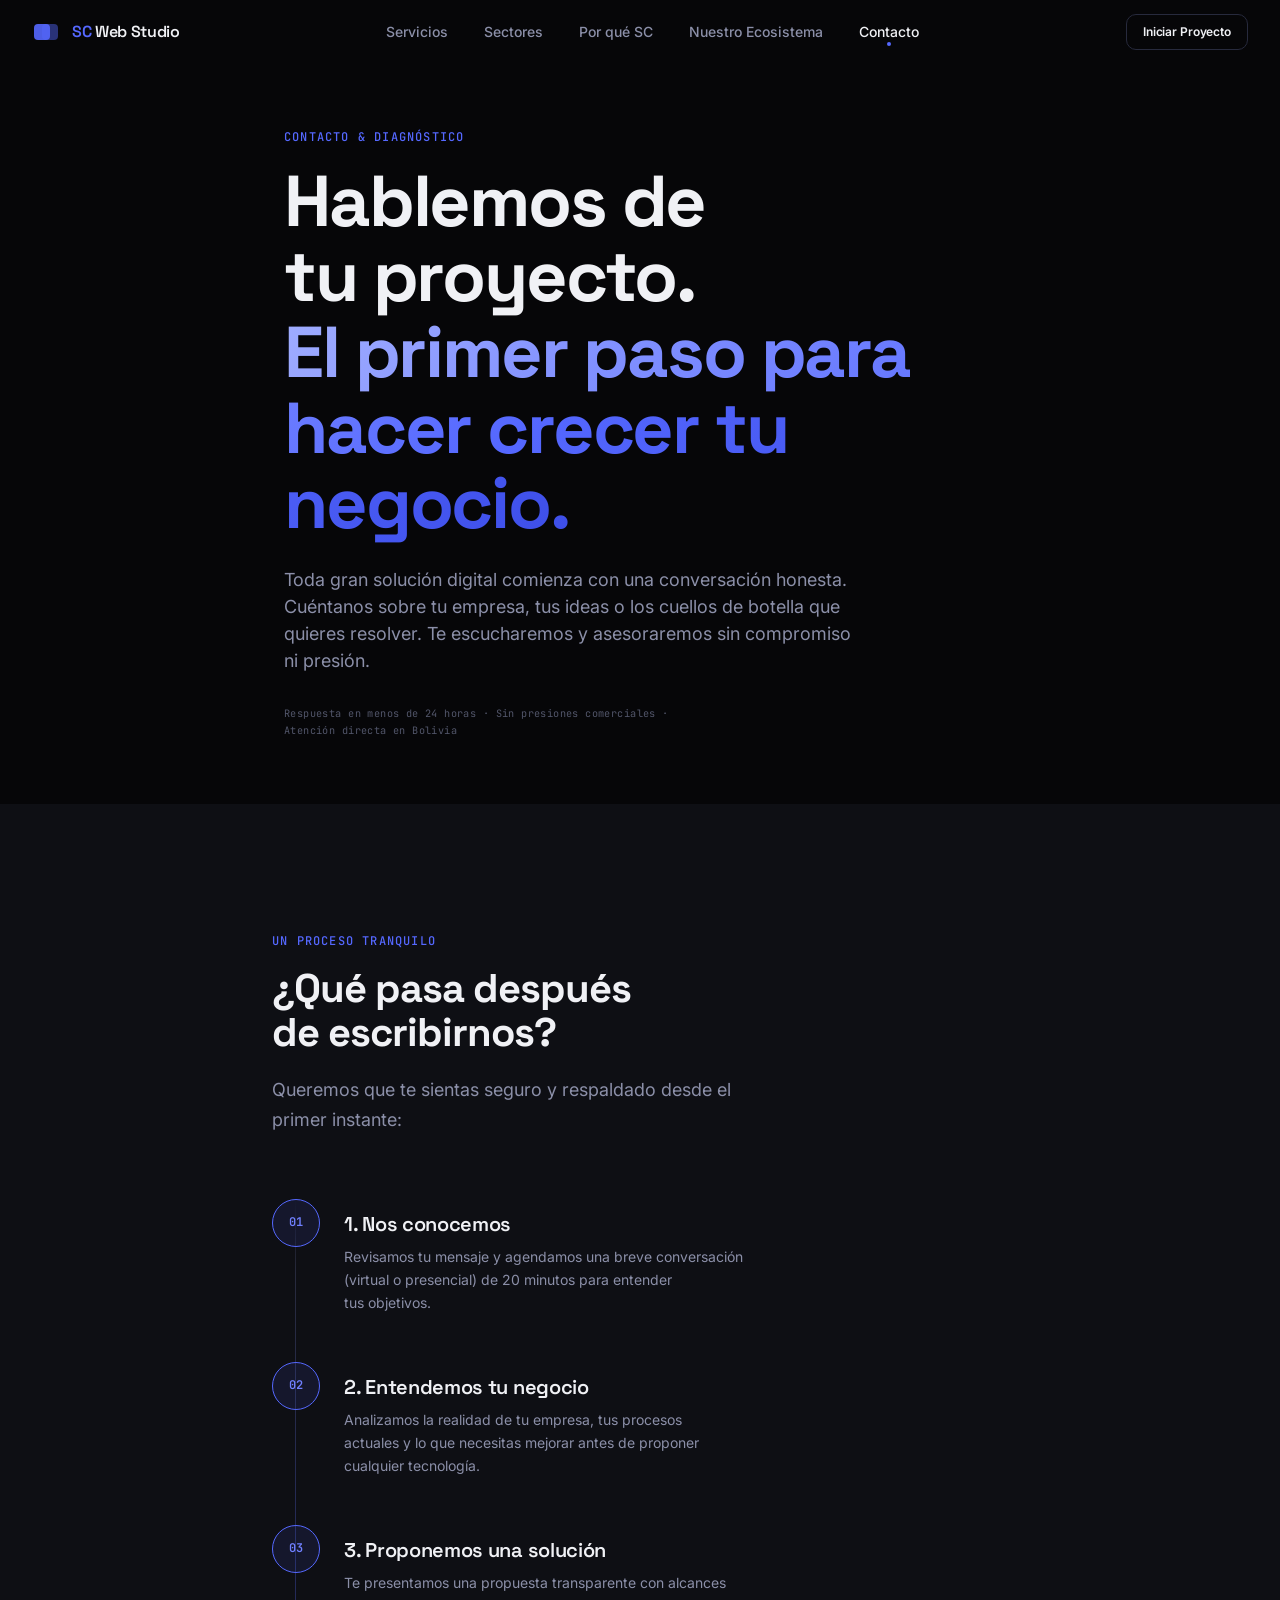
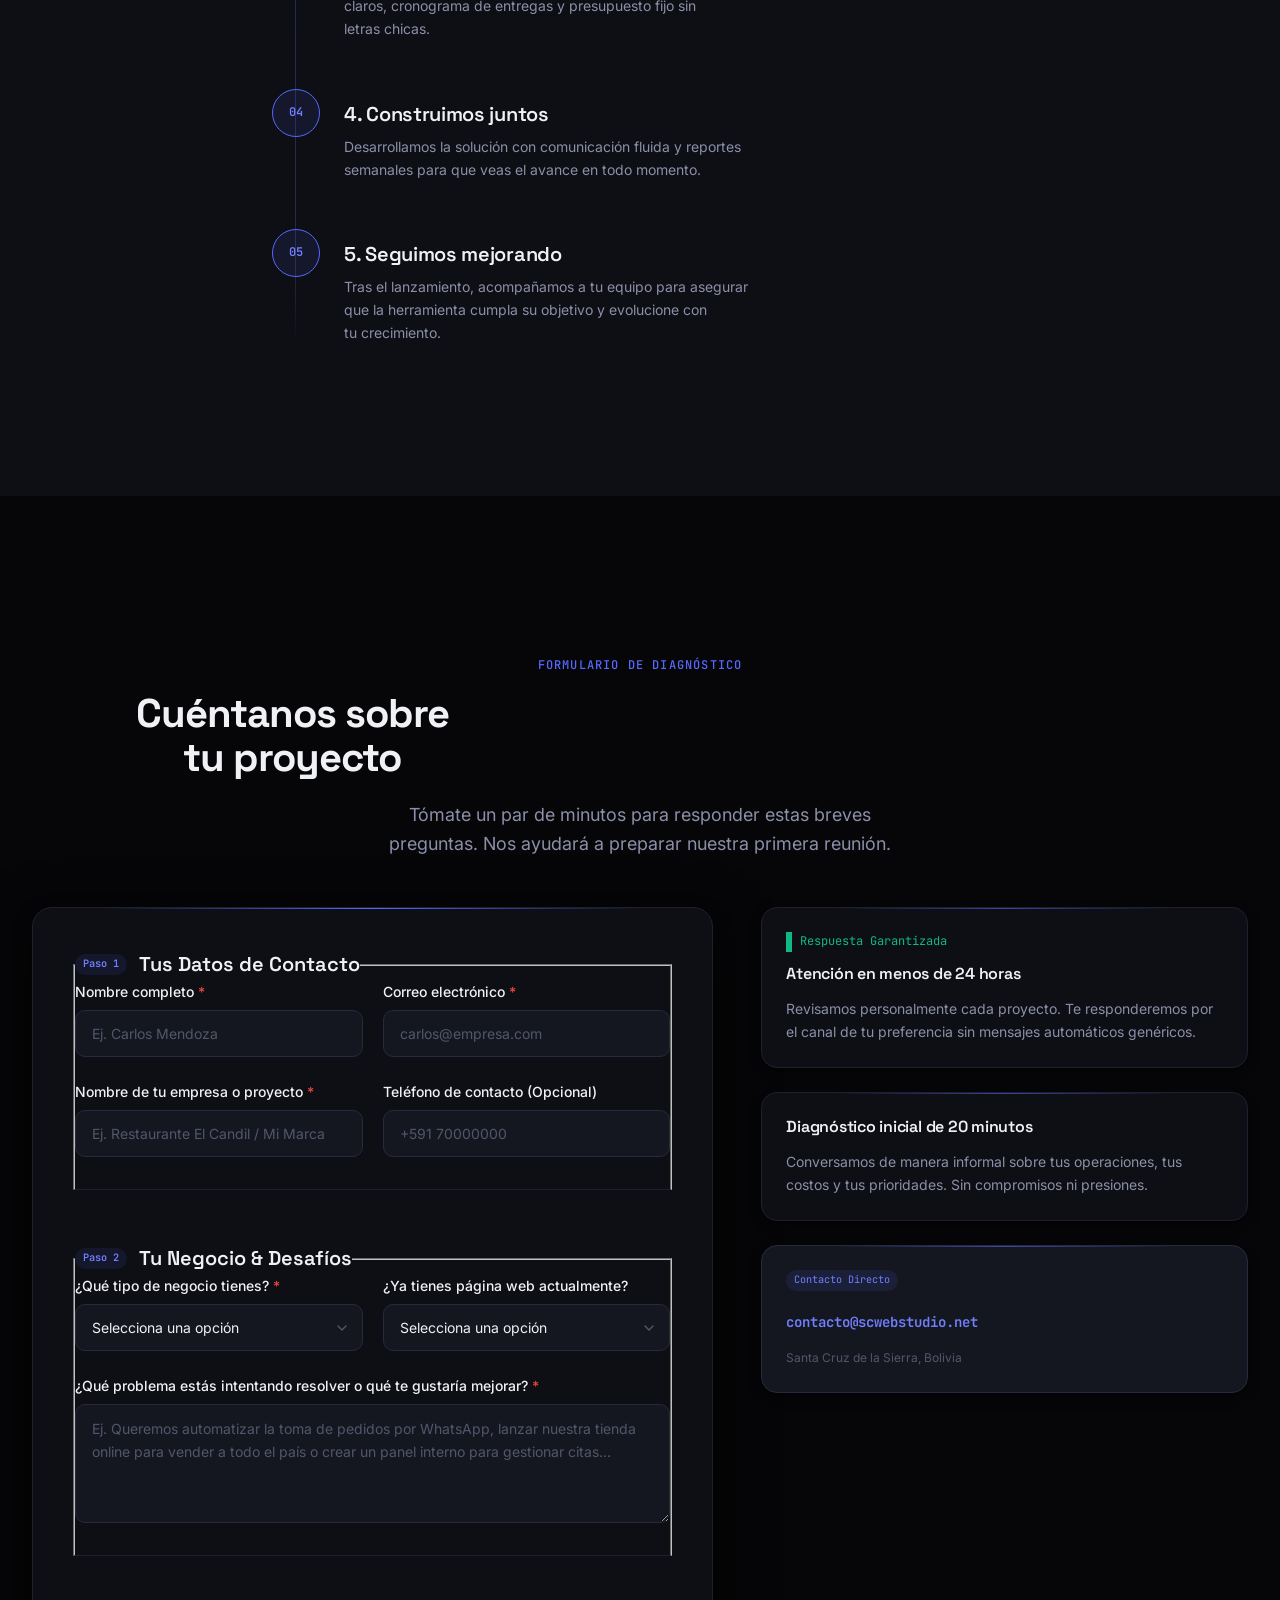
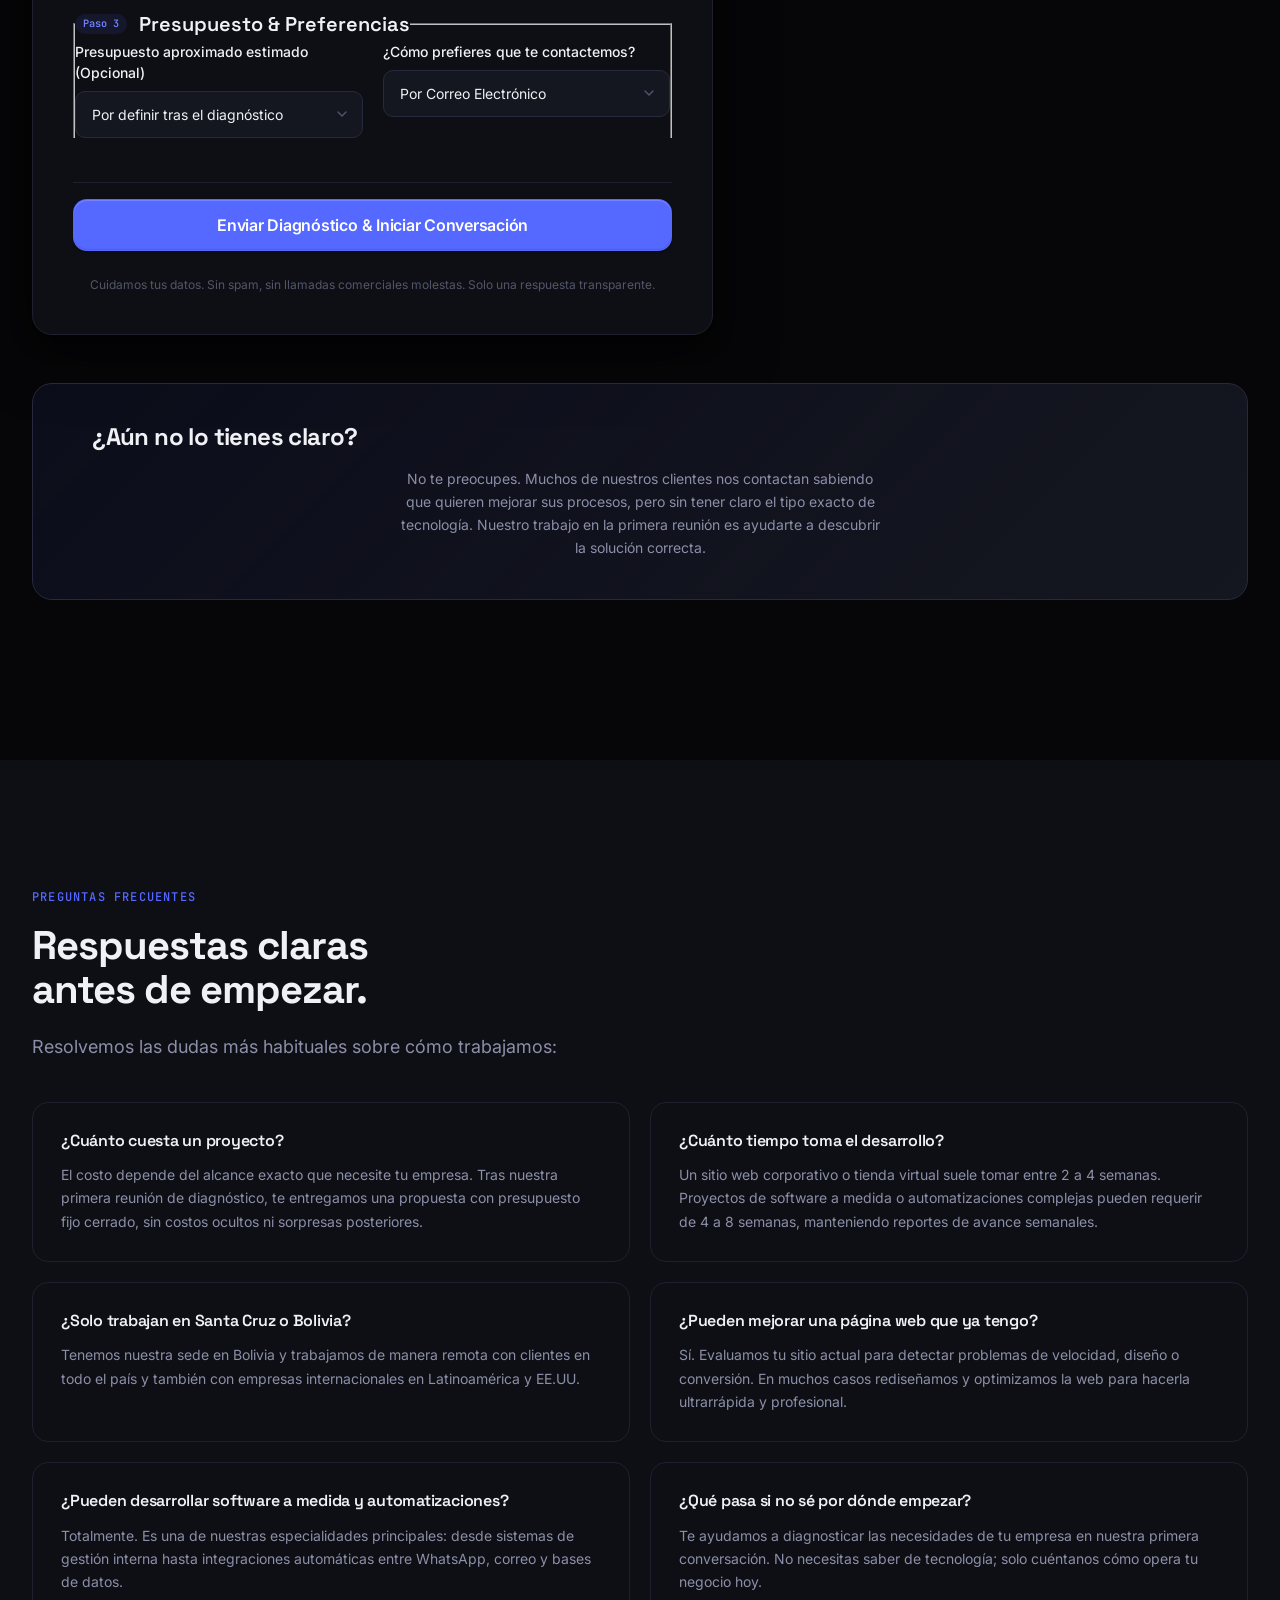
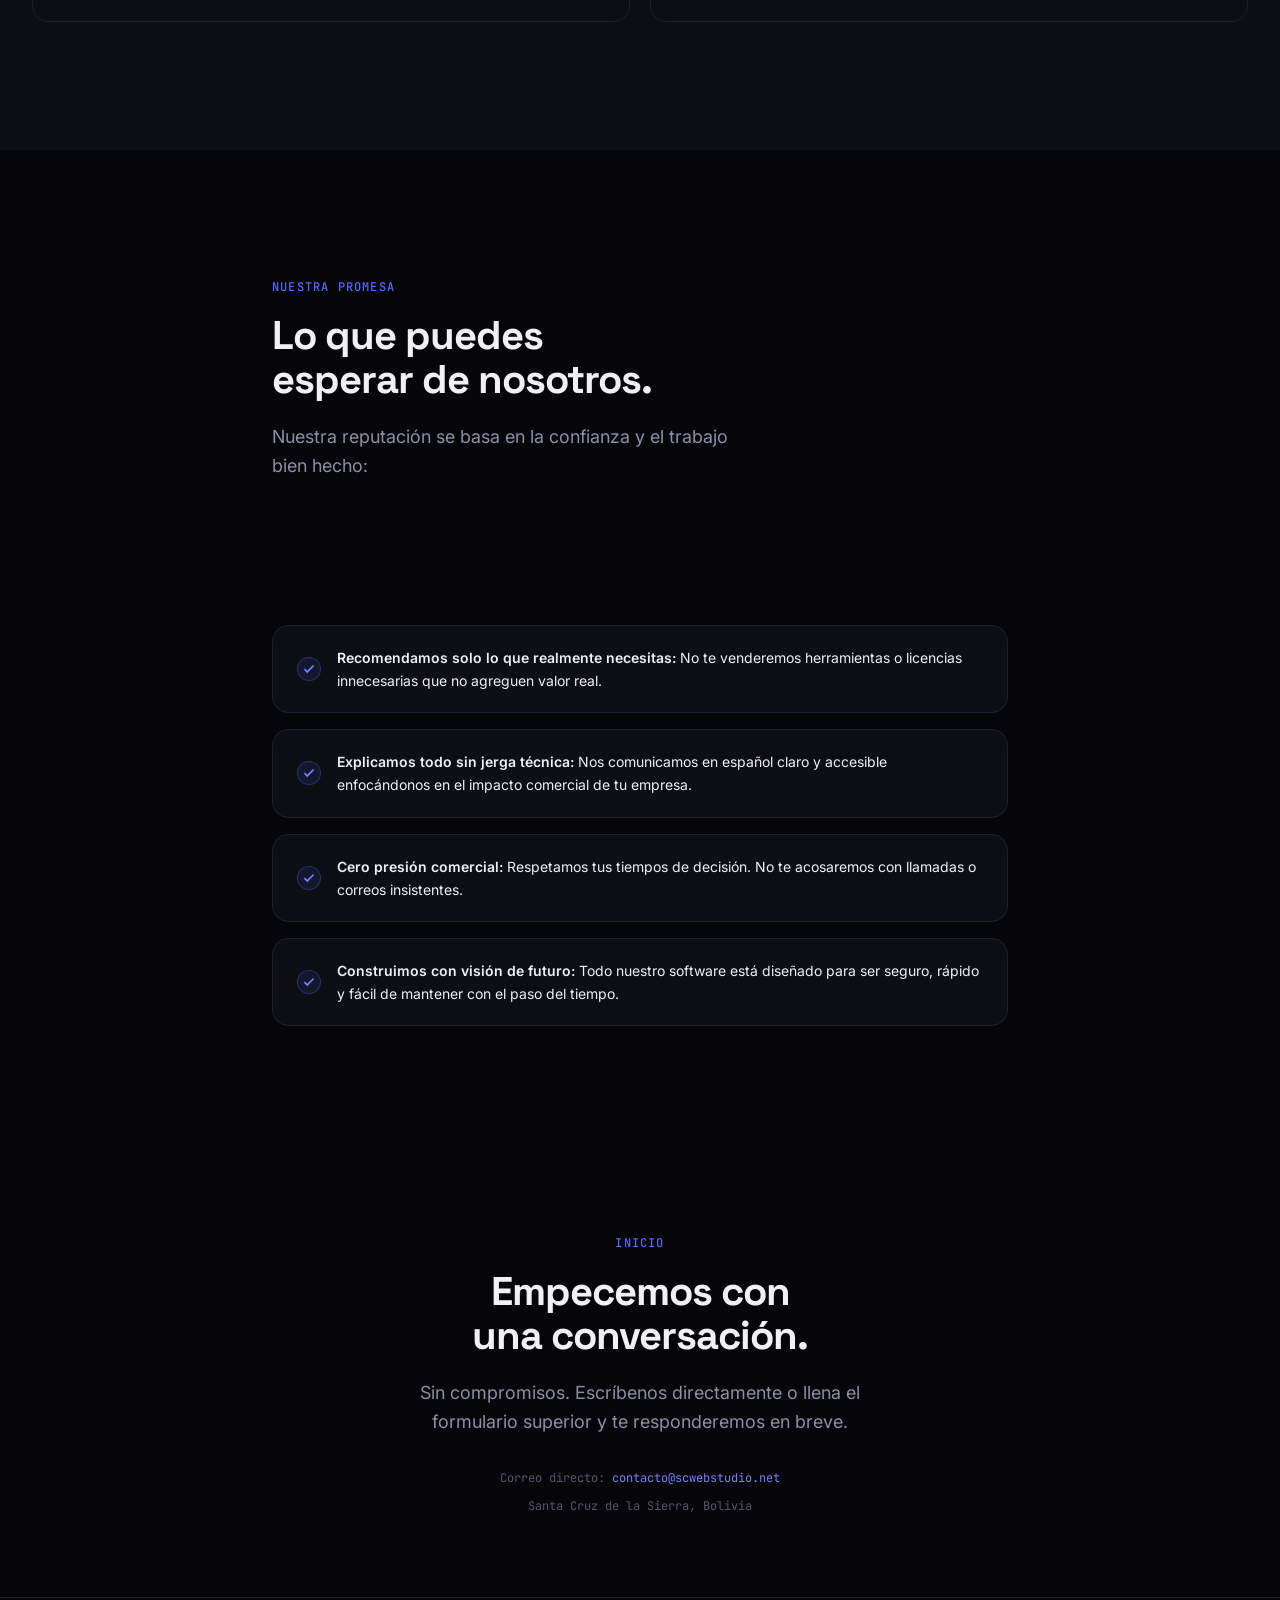
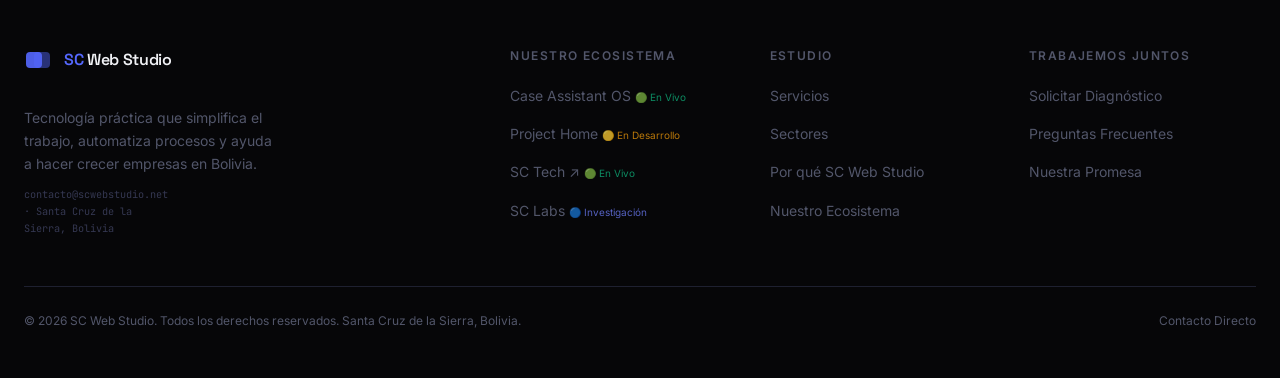
<file: contact/index.html>
<!DOCTYPE html>
<html lang="es">
<head>
  <meta charset="UTF-8">
  <meta name="viewport" content="width=device-width, initial-scale=1.0">

  <!-- Primary SEO -->
  <title>Contacto — Hablemos de tu Proyecto — SC Web Studio Bolivia</title>
  <meta name="description" content="Hablemos de tu empresa o idea. En SC Web Studio analizamos las necesidades de tu negocio y te recomendamos la solución adecuada. Respuesta en menos de 24 horas.">
  <meta name="keywords" content="contacto SC Web Studio, cotizar sitio web Bolivia, diagnostico digital Bolivia, desarrollo de software Santa Cruz Bolivia, automatizacion empresas">
  <meta name="author" content="SC Web Studio">
  <meta name="robots" content="index, follow">
  <link rel="canonical" href="https://scwebstudio.com/contact/">

  <!-- Open Graph -->
  <meta property="og:type" content="website">
  <meta property="og:url" content="https://scwebstudio.com/contact/">
  <meta property="og:title" content="Contacto — Hablemos de tu Proyecto — SC Web Studio Bolivia">
  <meta property="og:description" content="Toda gran solución empieza con una conversación. Cuéntanos tu proyecto y te responderemos con total honestidad.">
  <meta property="og:site_name" content="SC Web Studio">
  <meta property="og:locale" content="es_BO">
  <meta property="og:image" content="https://scwebstudio.com/shared/assets/og/home.jpg">

  <!-- Twitter Card -->
  <meta name="twitter:card" content="summary_large_image">
  <meta name="twitter:title" content="Contacto — Hablemos de tu Proyecto — SC Web Studio Bolivia">
  <meta name="twitter:description" content="Cuéntanos sobre tu negocio y descubramos juntos la mejor solución tecnológica.">

  <!-- Fonts and CSS -->
  <link rel="preconnect" href="https://fonts.googleapis.com">
  <link rel="preconnect" href="https://fonts.gstatic.com" crossorigin>
  <link href="https://fonts.googleapis.com/css2?family=Space+Grotesk:wght@400;500;600;700&family=Inter:wght@400;500;600&family=JetBrains+Mono:wght@400;500&display=swap" rel="stylesheet">

  <link rel="stylesheet" href="../shared/css/tokens.css">
  <link rel="stylesheet" href="../shared/css/reset.css">
  <link rel="stylesheet" href="../shared/css/typography.css">
  <link rel="stylesheet" href="../shared/css/layout.css">
  <link rel="stylesheet" href="../shared/css/utilities.css">
  <link rel="stylesheet" href="../shared/css/components/nav.css">
  <link rel="stylesheet" href="../shared/css/components/buttons.css">
  <link rel="stylesheet" href="../shared/css/components/cards.css">
  <link rel="stylesheet" href="../shared/css/components/badges.css">
  <link rel="stylesheet" href="../shared/css/components/modals.css">
  <link rel="stylesheet" href="../shared/css/components/forms.css">

  <style>
    /* Hero */
    .contact-hero {
      padding: calc(var(--nav-height) + var(--space-16)) var(--space-6) var(--space-16);
      max-width: var(--max-width-content);
      margin: 0 auto;
    }

    .hero-h1-accent {
      background: linear-gradient(135deg, #A0ADFF 0%, var(--studio-500) 60%, #3D4EE8 100%);
      -webkit-background-clip: text;
      -webkit-text-fill-color: transparent;
      background-clip: text;
    }

    .contact-hero-trust {
      font-family: var(--font-mono);
      font-size: var(--text-2xs);
      color: var(--text-tertiary);
      margin-top: var(--space-8);
      letter-spacing: 0.04em;
    }

    /* 2-Column Art Direction Layout for Questionnaire */
    .contact-page-grid {
      display: grid;
      grid-template-columns: 1fr;
      gap: var(--space-8);
      align-items: start;
    }

    @media (min-width: 1024px) {
      .contact-page-grid {
        grid-template-columns: 7fr 5fr;
        gap: var(--space-12);
      }
    }

    .contact-side-panel {
      display: flex;
      flex-direction: column;
      gap: var(--space-6);
      position: sticky;
      top: calc(var(--nav-height) + var(--space-8));
    }

    .side-info-card {
      background: var(--bg-surface);
      border: 1px solid var(--border-subtle);
      border-radius: var(--radius-xl);
      padding: var(--space-6);
      display: flex;
      flex-direction: column;
      gap: var(--space-3);
      position: relative;
      overflow: hidden;
      box-shadow: var(--shadow-md);
      transition: transform var(--duration-slow) var(--ease-spring), border-color var(--duration-base) var(--ease-out);
    }

    .side-info-card::before {
      content: '';
      position: absolute;
      top: 0;
      left: 15%;
      right: 15%;
      height: 1px;
      background: var(--gradient-edge-studio);
      opacity: 0.6;
    }

    .side-info-card:hover {
      transform: translateY(-2px);
      border-color: var(--border-default);
    }

    .side-info-badge {
      display: flex;
      align-items: center;
      gap: var(--space-2);
      font-family: var(--font-mono);
      font-size: var(--text-xs);
      color: var(--color-success);
    }

    .side-info-title {
      font-family: var(--font-display);
      font-size: var(--text-base);
      font-weight: var(--weight-semibold);
      color: var(--text-primary);
    }

    .side-info-desc {
      font-size: var(--text-sm);
      color: var(--text-secondary);
      line-height: var(--leading-relaxed);
    }

    /* What Happens Next Timeline */
    .next-pipeline {
      display: flex;
      flex-direction: column;
      position: relative;
      margin-top: var(--space-10);
    }

    .next-pipeline::before {
      content: '';
      position: absolute;
      left: 23px;
      top: 24px;
      bottom: 24px;
      width: 1px;
      background: linear-gradient(
        to bottom,
        transparent,
        var(--border-default) 10%,
        rgba(85, 104, 255, 0.3) 50%,
        var(--border-default) 90%,
        transparent
      );
    }

    .next-step {
      display: grid;
      grid-template-columns: 48px 1fr;
      gap: var(--space-6);
      padding-block: var(--space-6);
      position: relative;
      opacity: 0;
      transform: translateX(-16px);
      transition:
        opacity 600ms var(--ease-out),
        transform 600ms var(--ease-out);
    }

    .next-step.is-active { opacity: 1; transform: translateX(0); }

    .next-num {
      width: 48px;
      height: 48px;
      border-radius: 50%;
      border: 1px solid var(--border-default);
      background: var(--bg-surface);
      display: flex;
      align-items: center;
      justify-content: center;
      font-family: var(--font-mono);
      font-size: var(--text-xs);
      font-weight: var(--weight-semibold);
      color: var(--text-tertiary);
      flex-shrink: 0;
      z-index: 1;
      position: relative;
    }

    .next-step.is-active .next-num {
      background: rgba(85, 104, 255, 0.1);
      border-color: var(--studio-500);
      color: var(--studio-400);
    }

    .next-body { padding-top: var(--space-3); }

    .next-title {
      font-family: var(--font-display);
      font-size: var(--text-lg);
      font-weight: var(--weight-semibold);
      color: var(--text-primary);
      margin-bottom: var(--space-2);
    }

    .next-desc {
      font-size: var(--text-sm);
      color: var(--text-secondary);
      line-height: var(--leading-relaxed);
      max-width: 46ch;
    }

    /* Form Section */
    .form-wrapper-card {
      background: var(--bg-surface);
      border: 1px solid var(--border-subtle);
      border-radius: var(--radius-2xl);
      padding: var(--space-8);
      box-shadow: var(--shadow-xl);
      position: relative;
      overflow: hidden;
    }

    .form-wrapper-card::before {
      content: '';
      position: absolute;
      top: 0;
      left: 10%;
      right: 10%;
      height: 1px;
      background: var(--gradient-edge-studio);
    }

    @media (min-width: 768px) {
      .form-wrapper-card { padding: var(--space-10); }
    }

    .form-step-group {
      display: flex;
      flex-direction: column;
      gap: var(--space-6);
      padding-bottom: var(--space-8);
      margin-bottom: var(--space-8);
      border-bottom: 1px solid var(--border-subtle);
    }

    .form-step-group:last-of-type {
      border-bottom: none;
      padding-bottom: 0;
      margin-bottom: 0;
    }

    .form-step-title {
      font-family: var(--font-display);
      font-size: var(--text-lg);
      font-weight: var(--weight-semibold);
      color: var(--text-primary);
      display: flex;
      align-items: center;
      gap: var(--space-3);
    }

    .form-step-badge {
      font-family: var(--font-mono);
      font-size: var(--text-2xs);
      color: var(--studio-400);
      background: rgba(85, 104, 255, 0.1);
      padding: 2px 8px;
      border-radius: var(--radius-full);
    }

    .form-grid-2 {
      display: grid;
      grid-template-columns: 1fr;
      gap: var(--space-5);
    }

    @media (min-width: 640px) {
      .form-grid-2 { grid-template-columns: 1fr 1fr; }
    }

    /* Reassurance Box */
    .not-sure-box {
      background: linear-gradient(135deg, rgba(85, 104, 255, 0.08) 0%, var(--bg-surface-raised) 100%);
      border: 1px solid var(--border-default);
      border-radius: var(--radius-2xl);
      padding: var(--space-10) var(--space-8);
      margin-top: var(--space-12);
      text-align: center;
    }

    /* FAQ Cards */
    .faq-grid {
      display: grid;
      grid-template-columns: 1fr;
      gap: var(--space-5);
      margin-top: var(--space-10);
    }

    @media (min-width: 768px) {
      .faq-grid { grid-template-columns: repeat(2, 1fr); }
    }

    .card-faq {
      background: var(--bg-surface);
      border: 1px solid var(--border-subtle);
      border-radius: var(--radius-xl);
      padding: var(--space-7);
      display: flex;
      flex-direction: column;
      gap: var(--space-3);
      position: relative;
      overflow: hidden;
      transition: transform var(--duration-slow) var(--ease-spring), border-color var(--duration-base) var(--ease-out);
    }

    .card-faq:hover {
      transform: translateY(-2px);
      border-color: var(--border-default);
    }

    .faq-q {
      font-family: var(--font-display);
      font-size: var(--text-base);
      font-weight: var(--weight-semibold);
      color: var(--text-primary);
    }

    .faq-a {
      font-size: var(--text-sm);
      color: var(--text-secondary);
      line-height: var(--leading-relaxed);
    }

    /* Promises List */
    .promises-list {
      display: flex;
      flex-direction: column;
      gap: var(--space-4);
      margin-top: var(--space-10);
    }

    .promise-item {
      background: var(--bg-surface);
      border: 1px solid var(--border-subtle);
      border-radius: var(--radius-xl);
      padding: var(--space-5) var(--space-6);
      display: flex;
      align-items: center;
      gap: var(--space-4);
      transition: border-color var(--duration-base) var(--ease-out);
    }

    .promise-item:hover {
      border-color: var(--border-default);
    }

    .promise-icon {
      width: 24px;
      height: 24px;
      border-radius: 50%;
      background: rgba(85, 104, 255, 0.1);
      border: 1px solid rgba(85, 104, 255, 0.3);
      color: var(--studio-400);
      display: flex;
      align-items: center;
      justify-content: center;
      flex-shrink: 0;
    }

    .promise-icon svg { width: 14px; height: 14px; }

    /* Final CTA */
    .final-cta-section {
      padding: var(--space-20) var(--space-6);
      text-align: center;
    }
  </style>

  <!-- Structured Data -->
  <script type="application/ld+json">
  {
    "@context": "https://schema.org",
    "@type": "WebPage",
    "@id": "https://scwebstudio.com/contact/#webpage",
    "url": "https://scwebstudio.com/contact/",
    "name": "Contacto — Hablemos de tu Proyecto — SC Web Studio Bolivia",
    "description": "Contacto y diagnostico digital para empresas y emprendedores en Bolivia. Sin presiones, atencion directa en menos de 24h.",
    "isPartOf": { "@id": "https://scwebstudio.com/#website" },
    "inLanguage": "es-BO"
  }
  </script>
</head>

<body class="page-wrapper" data-base-path="../">
  <a href="#main-content" class="skip-link">Saltar al contenido principal</a>
  <div class="scroll-progress" id="scroll-progress" aria-hidden="true"></div>

  <!-- Header Shell -->
  <div id="sc-header"></div>
  <script src="../shared/js/core/shell.js" data-base="../"></script>

  <main id="main-content" class="page-content">

    <!-- HERO -->
    <section aria-labelledby="contact-hero-heading" class="reveal">
      <div class="contact-hero">
        <p class="sh-label">Contacto &amp; Diagnóstico</p>
        <h1 class="display" id="contact-hero-heading" style="max-width:18ch;">
          Hablemos de tu proyecto.<br>
          <span class="hero-h1-accent">El primer paso para hacer crecer tu negocio.</span>
        </h1>
        <p class="lead" style="margin-top:var(--space-6);max-width:54ch;">
          Toda gran solución digital comienza con una conversación honesta. Cuéntanos sobre tu empresa, tus ideas o los cuellos de botella que quieres resolver. Te escucharemos y asesoraremos sin compromiso ni presión.
        </p>
        <p class="contact-hero-trust">Respuesta en menos de 24 horas · Sin presiones comerciales · Atención directa en Bolivia</p>
      </div>
    </section>

    <!-- WHAT HAPPENS NEXT -->
    <section class="section section-lg section-surface" id="what-happens-next" aria-labelledby="next-heading">
      <div class="container" style="max-width:800px;">
        <div class="reveal">
          <p class="sh-label">Un Proceso Tranquilo</p>
          <h2 class="sh-heading" id="next-heading">¿Qué pasa después de escribirnos?</h2>
          <p class="sh-lead">Queremos que te sientas seguro y respaldado desde el primer instante:</p>
        </div>

        <div class="next-pipeline" role="list">

          <div class="next-step" role="listitem">
            <div class="next-num" aria-hidden="true">01</div>
            <div class="next-body">
              <h3 class="next-title">1. Nos conocemos</h3>
              <p class="next-desc">Revisamos tu mensaje y agendamos una breve conversación (virtual o presencial) de 20 minutos para entender tus objetivos.</p>
            </div>
          </div>

          <div class="next-step" role="listitem">
            <div class="next-num" aria-hidden="true">02</div>
            <div class="next-body">
              <h3 class="next-title">2. Entendemos tu negocio</h3>
              <p class="next-desc">Analizamos la realidad de tu empresa, tus procesos actuales y lo que necesitas mejorar antes de proponer cualquier tecnología.</p>
            </div>
          </div>

          <div class="next-step" role="listitem">
            <div class="next-num" aria-hidden="true">03</div>
            <div class="next-body">
              <h3 class="next-title">3. Proponemos una solución</h3>
              <p class="next-desc">Te presentamos una propuesta transparente con alcances claros, cronograma de entregas y presupuesto fijo sin letras chicas.</p>
            </div>
          </div>

          <div class="next-step" role="listitem">
            <div class="next-num" aria-hidden="true">04</div>
            <div class="next-body">
              <h3 class="next-title">4. Construimos juntos</h3>
              <p class="next-desc">Desarrollamos la solución con comunicación fluida y reportes semanales para que veas el avance en todo momento.</p>
            </div>
          </div>

          <div class="next-step" role="listitem">
            <div class="next-num" aria-hidden="true">05</div>
            <div class="next-body">
              <h3 class="next-title">5. Seguimos mejorando</h3>
              <p class="next-desc">Tras el lanzamiento, acompañamos a tu equipo para asegurar que la herramienta cumpla su objetivo y evolucione con tu crecimiento.</p>
            </div>
          </div>

        </div>
      </div>
    </section>

    <!-- QUESTIONNAIRE FORM & SIDE PANEL (2-COLUMN ART DIRECTION COMPOSITION) -->
    <section class="section section-xl" id="questionnaire" aria-labelledby="form-heading">
      <div class="container">
        <div class="reveal text-center" style="margin-bottom:var(--space-12);">
          <p class="sh-label" style="justify-content:center;">Formulario de Diagnóstico</p>
          <h2 class="sh-heading" id="form-heading">Cuéntanos sobre tu proyecto</h2>
          <p class="sh-lead" style="margin-inline:auto;">Tómate un par de minutos para responder estas breves preguntas. Nos ayudará a preparar nuestra primera reunión.</p>
        </div>

        <div class="contact-page-grid">
          <!-- Col 1: Questionnaire Form -->
          <div class="form-wrapper-card reveal">
            <form id="contact-form" class="form-stack" novalidate>

              <!-- Paso 1: Tus Datos -->
              <fieldset class="form-step-group">
                <legend class="form-step-title">
                  <span class="form-step-badge">Paso 1</span> Tus Datos de Contacto
                </legend>

                <div class="form-grid-2">
                  <div class="form-group">
                    <label class="form-label form-label-required" for="c-name">Nombre completo</label>
                    <input class="form-input" type="text" id="c-name" name="name" placeholder="Ej. Carlos Mendoza" autocomplete="name" required>
                  </div>
                  <div class="form-group">
                    <label class="form-label form-label-required" for="c-email">Correo electrónico</label>
                    <input class="form-input" type="email" id="c-email" name="email" placeholder="carlos@empresa.com" autocomplete="email" required>
                  </div>
                </div>

                <div class="form-grid-2">
                  <div class="form-group">
                    <label class="form-label form-label-required" for="c-company">Nombre de tu empresa o proyecto</label>
                    <input class="form-input" type="text" id="c-company" name="company" placeholder="Ej. Restaurante El Candil / Mi Marca" required>
                  </div>
                  <div class="form-group">
                    <label class="form-label" for="c-phone">Teléfono de contacto (Opcional)</label>
                    <input class="form-input" type="tel" id="c-phone" name="phone" placeholder="+591 70000000" autocomplete="tel">
                  </div>
                </div>
              </fieldset>

              <!-- Paso 2: Tu Negocio & Objetivos -->
              <fieldset class="form-step-group">
                <legend class="form-step-title">
                  <span class="form-step-badge">Paso 2</span> Tu Negocio &amp; Desafíos
                </legend>

                <div class="form-grid-2">
                  <div class="form-group">
                    <label class="form-label form-label-required" for="c-industry">¿Qué tipo de negocio tienes?</label>
                    <select class="form-select" id="c-industry" name="industry" required>
                      <option value="">Selecciona una opción</option>
                      <option value="restaurantes">Restaurante / Cafetería / Gastronomía</option>
                      <option value="ropa">Marca de Ropa / Moda</option>
                      <option value="retail">Comercio / Tienda Retail</option>
                      <option value="abogados">Bufete Legal / Servicios Jurídicos</option>
                      <option value="clinica">Clínica / Centro Médico / Odontología</option>
                      <option value="inmobiliaria">Inmobiliaria / Bienes Raíces</option>
                      <option value="emprendimiento">Emprendimiento / Startup / Idea de Producto</option>
                      <option value="pyme">Empresa Local / Pyme en Crecimiento</option>
                      <option value="otro">Otro sector</option>
                    </select>
                  </div>

                  <div class="form-group">
                    <label class="form-label" for="c-website-status">¿Ya tienes página web actualmente?</label>
                    <select class="form-select" id="c-website-status" name="website_status">
                      <option value="">Selecciona una opción</option>
                      <option value="no">No, sería la primera vez</option>
                      <option value="old">Sí, pero está desactualizada</option>
                      <option value="no-sales">Sí, pero no genera ventas ni contactos</option>
                      <option value="system">Necesitamos un software / dashboard interno</option>
                    </select>
                  </div>
                </div>

                <div class="form-group">
                  <label class="form-label form-label-required" for="c-problem">¿Qué problema estás intentando resolver o qué te gustaría mejorar?</label>
                  <textarea class="form-textarea" id="c-problem" name="problem" rows="4" placeholder="Ej. Queremos automatizar la toma de pedidos por WhatsApp, lanzar nuestra tienda online para vender a todo el país o crear un panel interno para gestionar citas..." required></textarea>
                </div>
              </fieldset>

              <!-- Paso 3: Preferencias -->
              <fieldset class="form-step-group">
                <legend class="form-step-title">
                  <span class="form-step-badge">Paso 3</span> Presupuesto &amp; Preferencias
                </legend>

                <div class="form-grid-2">
                  <div class="form-group">
                    <label class="form-label" for="c-budget">Presupuesto aproximado estimado (Opcional)</label>
                    <select class="form-select" id="c-budget" name="budget">
                      <option value="">Por definir tras el diagnóstico</option>
                      <option value="b1">Menos de $500 USD</option>
                      <option value="b2">$500 - $1.500 USD</option>
                      <option value="b3">$1.500 - $3.000 USD</option>
                      <option value="b4">Más de $3.000 USD</option>
                    </select>
                  </div>

                  <div class="form-group">
                    <label class="form-label" for="c-contact-pref">¿Cómo prefieres que te contactemos?</label>
                    <select class="form-select" id="c-contact-pref" name="contact_pref">
                      <option value="email">Por Correo Electrónico</option>
                      <option value="whatsapp">Por WhatsApp</option>
                      <option value="phone">Por Llamada Telefónica</option>
                    </select>
                  </div>
                </div>
              </fieldset>

              <div class="form-submit-area" style="margin-top:var(--space-6);">
                <button type="submit" class="btn btn-primary btn-lg btn-full" id="c-submit">Enviar Diagnóstico &amp; Iniciar Conversación</button>
                <p class="form-privacy-note" style="text-align:center;margin-top:var(--space-3);">Cuidamos tus datos. Sin spam, sin llamadas comerciales molestas. Solo una respuesta transparente.</p>
              </div>

            </form>
          </div>

          <!-- Col 2: Floating Side Panel (Trust, Response & Availability) -->
          <div class="contact-side-panel reveal">
            <div class="side-info-card">
              <div class="side-info-badge">
                <span class="badge-dot badge-dot-pulse" style="background:var(--color-success);"></span>
                <span>Respuesta Garantizada</span>
              </div>
              <h4 class="side-info-title">Atención en menos de 24 horas</h4>
              <p class="side-info-desc">Revisamos personalmente cada proyecto. Te responderemos por el canal de tu preferencia sin mensajes automáticos genéricos.</p>
            </div>

            <div class="side-info-card">
              <h4 class="side-info-title">Diagnóstico inicial de 20 minutos</h4>
              <p class="side-info-desc">Conversamos de manera informal sobre tus operaciones, tus costos y tus prioridades. Sin compromisos ni presiones.</p>
            </div>

            <div class="side-info-card" style="background:var(--bg-surface-raised);border-color:var(--border-default);">
              <span class="form-step-badge" style="width:fit-content;">Contacto Directo</span>
              <p style="font-family:var(--font-mono);font-size:var(--text-sm);color:var(--studio-400);margin-top:var(--space-2);font-weight:600;">contacto@scwebstudio.net</p>
              <p style="font-size:var(--text-xs);color:var(--text-tertiary);margin-top:2px;">Santa Cruz de la Sierra, Bolivia</p>
            </div>
          </div>
        </div>

        <!-- Reassurance Box -->
        <div class="not-sure-box reveal" id="not-sure">
          <h3 class="sh-heading" style="font-size:var(--text-xl);margin-bottom:var(--space-3);">¿Aún no lo tienes claro?</h3>
          <p class="sh-lead" style="margin-inline:auto;max-width:54ch;font-size:var(--text-sm);">
            No te preocupes. Muchos de nuestros clientes nos contactan sabiendo que quieren mejorar sus procesos, pero sin tener claro el tipo exacto de tecnología. Nuestro trabajo en la primera reunión es ayudarte a descubrir la solución correcta.
          </p>
        </div>

      </div>
    </section>

    <!-- FAQS -->
    <section class="section section-lg section-surface" id="faqs" aria-labelledby="faqs-heading">
      <div class="container">
        <div class="reveal">
          <p class="sh-label">Preguntas Frecuentes</p>
          <h2 class="sh-heading" id="faqs-heading">Respuestas claras antes de empezar.</h2>
          <p class="sh-lead">Resolvemos las dudas más habituales sobre cómo trabajamos:</p>
        </div>

        <div class="faq-grid reveal-group">

          <article class="card-faq reveal">
            <h3 class="faq-q">¿Cuánto cuesta un proyecto?</h3>
            <p class="faq-a">El costo depende del alcance exacto que necesite tu empresa. Tras nuestra primera reunión de diagnóstico, te entregamos una propuesta con presupuesto fijo cerrado, sin costos ocultos ni sorpresas posteriores.</p>
          </article>

          <article class="card-faq reveal">
            <h3 class="faq-q">¿Cuánto tiempo toma el desarrollo?</h3>
            <p class="faq-a">Un sitio web corporativo o tienda virtual suele tomar entre 2 a 4 semanas. Proyectos de software a medida o automatizaciones complejas pueden requerir de 4 a 8 semanas, manteniendo reportes de avance semanales.</p>
          </article>

          <article class="card-faq reveal">
            <h3 class="faq-q">¿Solo trabajan en Santa Cruz o Bolivia?</h3>
            <p class="faq-a">Tenemos nuestra sede en Bolivia y trabajamos de manera remota con clientes en todo el país y también con empresas internacionales en Latinoamérica y EE.UU.</p>
          </article>

          <article class="card-faq reveal">
            <h3 class="faq-q">¿Pueden mejorar una página web que ya tengo?</h3>
            <p class="faq-a">Sí. Evaluamos tu sitio actual para detectar problemas de velocidad, diseño o conversión. En muchos casos rediseñamos y optimizamos la web para hacerla ultrarrápida y profesional.</p>
          </article>

          <article class="card-faq reveal">
            <h3 class="faq-q">¿Pueden desarrollar software a medida y automatizaciones?</h3>
            <p class="faq-a">Totalmente. Es una de nuestras especialidades principales: desde sistemas de gestión interna hasta integraciones automáticas entre WhatsApp, correo y bases de datos.</p>
          </article>

          <article class="card-faq reveal">
            <h3 class="faq-q">¿Qué pasa si no sé por dónde empezar?</h3>
            <p class="faq-a">Te ayudamos a diagnosticar las necesidades de tu empresa en nuestra primera conversación. No necesitas saber de tecnología; solo cuéntanos cómo opera tu negocio hoy.</p>
          </article>

        </div>
      </div>
    </section>

    <!-- PROMISES -->
    <section class="section section-lg" id="commitments" aria-labelledby="commitments-heading">
      <div class="container" style="max-width:800px;">
        <div class="reveal">
          <p class="sh-label">Nuestra Promesa</p>
          <h2 class="sh-heading" id="commitments-heading">Lo que puedes esperar de nosotros.</h2>
          <p class="sh-lead">Nuestra reputación se basa en la confianza y el trabajo bien hecho:</p>
        </div>

        <div class="promises-list reveal-group">

          <div class="promise-item reveal">
            <div class="promise-icon"><svg viewBox="0 0 24 24" fill="none" stroke="currentColor" stroke-width="3"><polyline points="20 6 9 17 4 12"/></svg></div>
            <span style="font-size:var(--text-sm);color:var(--text-primary);line-height:var(--leading-relaxed);">
              <strong>Respondemos con total honestidad:</strong> Te aconsejaremos la mejor alternativa para tu presupuesto, incluso si implica empezar con algo pequeño.
            </span>
          </div>

          <div class="promise-item reveal">
            <div class="promise-icon"><svg viewBox="0 0 24 24" fill="none" stroke="currentColor" stroke-width="3"><polyline points="20 6 9 17 4 12"/></svg></div>
            <span style="font-size:var(--text-sm);color:var(--text-primary);line-height:var(--leading-relaxed);">
              <strong>Recomendamos solo lo que realmente necesitas:</strong> No te venderemos herramientas o licencias innecesarias que no agreguen valor real.
            </span>
          </div>

          <div class="promise-item reveal">
            <div class="promise-icon"><svg viewBox="0 0 24 24" fill="none" stroke="currentColor" stroke-width="3"><polyline points="20 6 9 17 4 12"/></svg></div>
            <span style="font-size:var(--text-sm);color:var(--text-primary);line-height:var(--leading-relaxed);">
              <strong>Explicamos todo sin jerga técnica:</strong> Nos comunicamos en español claro y accesible enfocándonos en el impacto comercial de tu empresa.
            </span>
          </div>

          <div class="promise-item reveal">
            <div class="promise-icon"><svg viewBox="0 0 24 24" fill="none" stroke="currentColor" stroke-width="3"><polyline points="20 6 9 17 4 12"/></svg></div>
            <span style="font-size:var(--text-sm);color:var(--text-primary);line-height:var(--leading-relaxed);">
              <strong>Cero presión comercial:</strong> Respetamos tus tiempos de decisión. No te acosaremos con llamadas o correos insistentes.
            </span>
          </div>

          <div class="promise-item reveal">
            <div class="promise-icon"><svg viewBox="0 0 24 24" fill="none" stroke="currentColor" stroke-width="3"><polyline points="20 6 9 17 4 12"/></svg></div>
            <span style="font-size:var(--text-sm);color:var(--text-primary);line-height:var(--leading-relaxed);">
              <strong>Construimos con visión de futuro:</strong> Todo nuestro software está diseñado para ser seguro, rápido y fácil de mantener con el paso del tiempo.
            </span>
          </div>

        </div>
      </div>
    </section>

    <!-- FINAL CTA -->
    <section class="final-cta-section" id="get-started" aria-labelledby="cta-heading">
      <div class="container" style="max-width:640px;">
        <div class="reveal">
          <p class="sh-label">Inicio</p>
          <h2 class="sh-heading" id="cta-heading" style="text-align:center;margin-left:auto;margin-right:auto;">
            Empecemos con una conversación.
          </h2>
          <p class="sh-lead" style="text-align:center;margin:0 auto var(--space-8);">
            Sin compromisos. Escríbenos directamente o llena el formulario superior y te responderemos en breve.
          </p>
          <div style="display:flex;flex-direction:column;gap:var(--space-2);align-items:center;font-family:var(--font-mono);font-size:var(--text-xs);color:var(--text-tertiary);">
            <span>Correo directo: <a href="mailto:contacto@scwebstudio.net" style="color:var(--studio-400);text-decoration:none;">contacto@scwebstudio.net</a></span>
            <span>Santa Cruz de la Sierra, Bolivia</span>
          </div>
        </div>
      </div>
    </section>

  </main>

  <!-- Footer Shell -->
  <div id="sc-footer"></div>

  <script src="../shared/js/core/nav.js" defer></script>
  <script src="../shared/js/core/scroll.js" defer></script>

  <script>
  (function () {
    'use strict';

    /* Timeline Observer */
    var steps = document.querySelectorAll('.next-step');
    if (steps.length > 0 && 'IntersectionObserver' in window) {
      var obs = new IntersectionObserver(function (entries) {
        entries.forEach(function (e) {
          if (e.isIntersecting) e.target.classList.add('is-active');
        });
      }, { threshold: 0.2, rootMargin: '-5% 0px' });
      steps.forEach(function (step, i) {
        step.style.transitionDelay = (i * 100) + 'ms';
        obs.observe(step);
      });
    }

    /* Form Handler */
    var form = document.getElementById('contact-form');
    if (form) {
      form.addEventListener('submit', function (e) {
        e.preventDefault();
        var btn = document.getElementById('c-submit');
        btn.classList.add('is-loading');
        btn.textContent = 'Enviando...';

        setTimeout(function () {
          form.innerHTML =
            '<div style="text-align:center;padding:var(--space-8);display:flex;flex-direction:column;gap:var(--space-4);align-items:center;">' +
            '<svg width="48" height="48" viewBox="0 0 24 24" fill="none" stroke="var(--color-success)" stroke-width="2" stroke-linecap="round" aria-hidden="true"><path d="M22 11.08V12a10 10 0 1 1-5.93-9.14"/><polyline points="22 4 12 14.01 9 11.01"/></svg>' +
            '<h3 style="font-family:var(--font-display);color:var(--text-primary);font-size:var(--text-2xl);font-weight:600;">¡Gracias por escribirnos!</h3>' +
            '<p style="font-size:var(--text-md);color:var(--text-secondary);max-width:44ch;line-height:1.6;">Hemos recibido los datos de tu proyecto. Revisaremos tu información y te responderemos en menos de 24 horas por el medio que seleccionaste.</p>' +
            '</div>';
        }, 1200);
      });
    }

  }());
  </script>

</body>
</html>
</file>
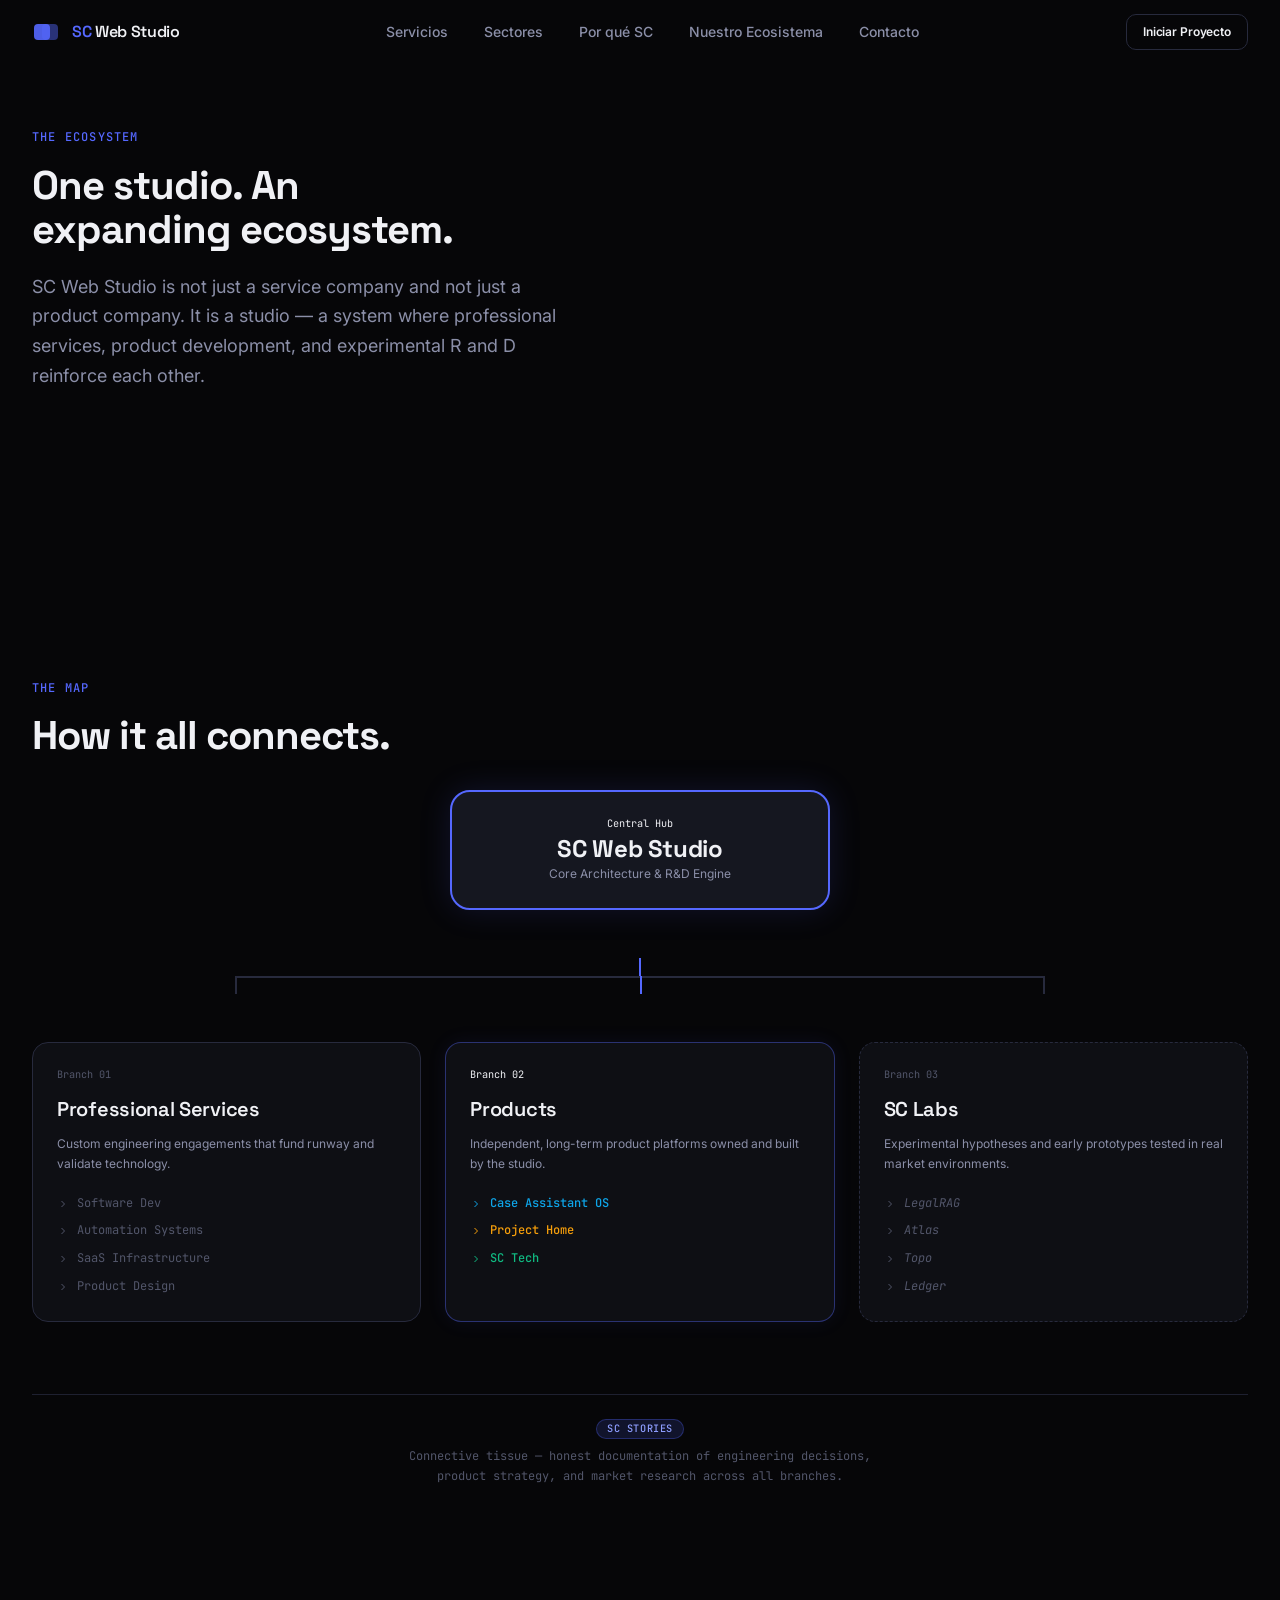
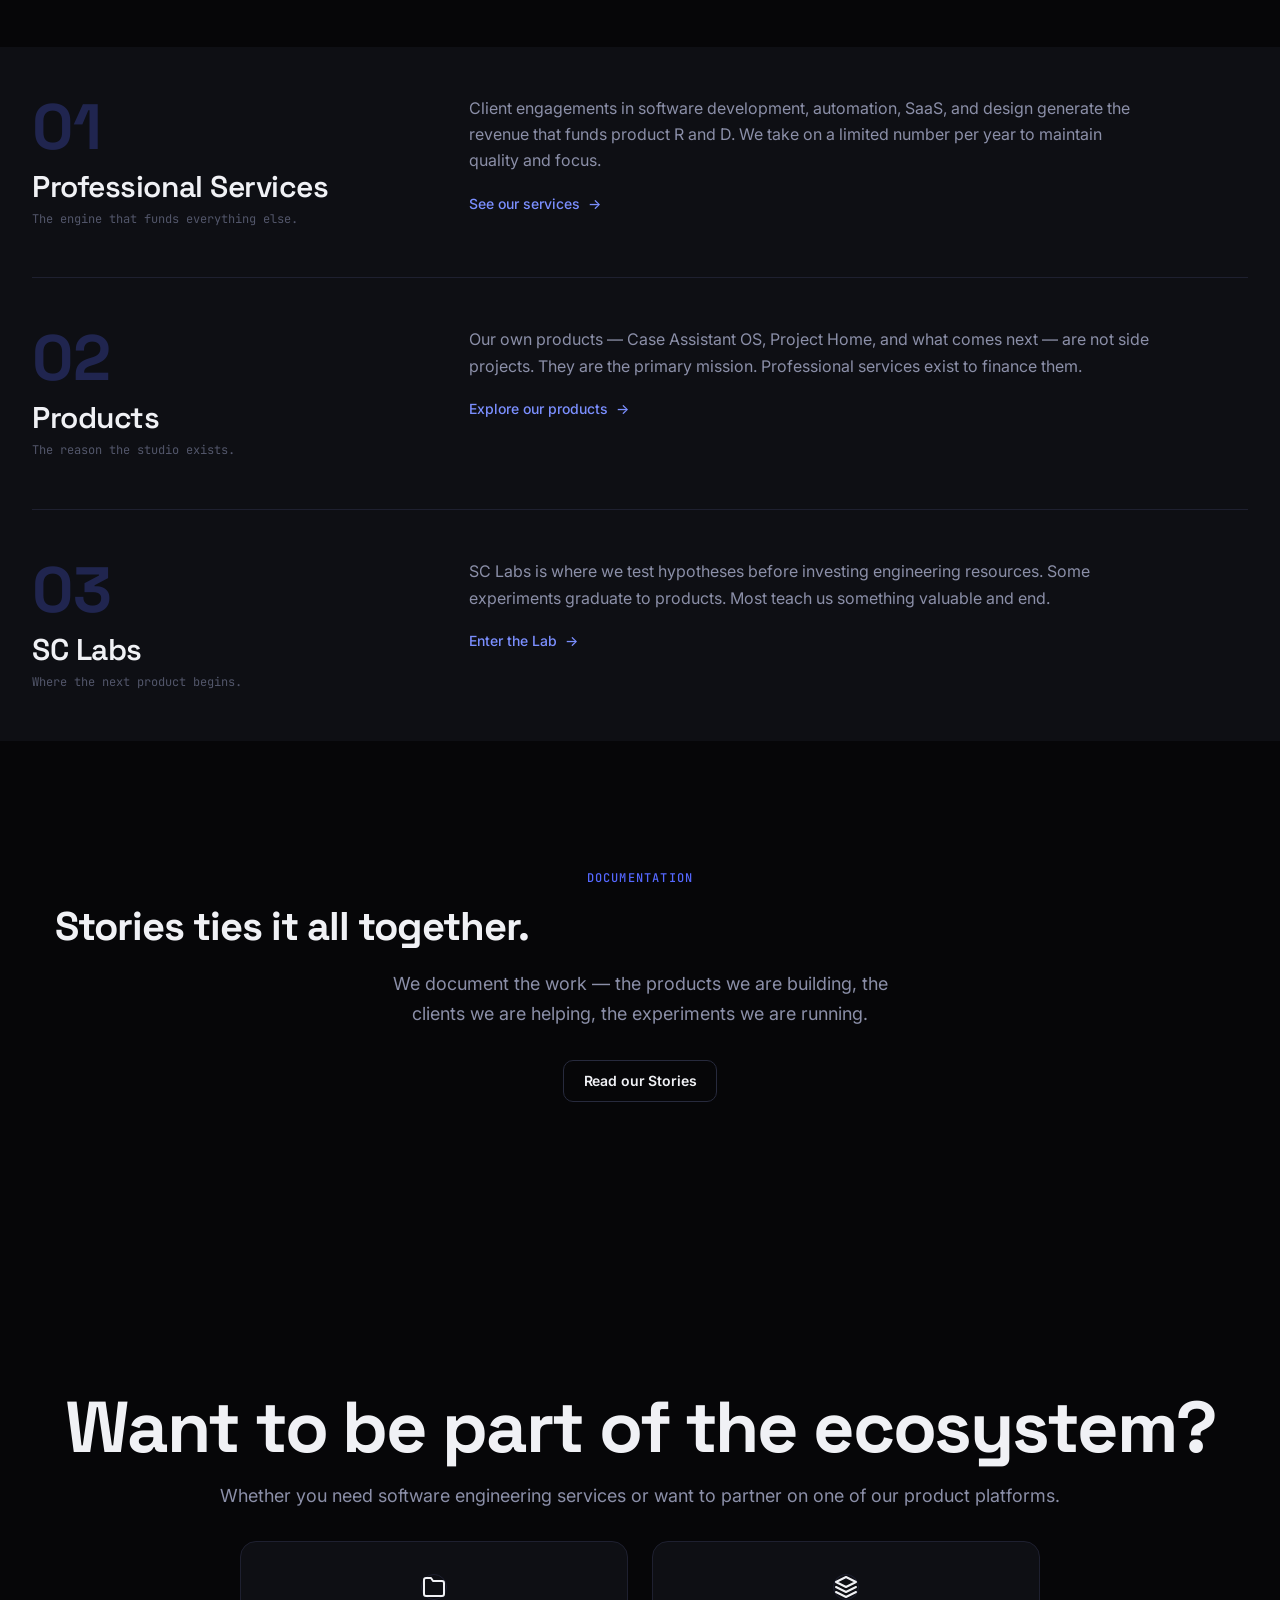
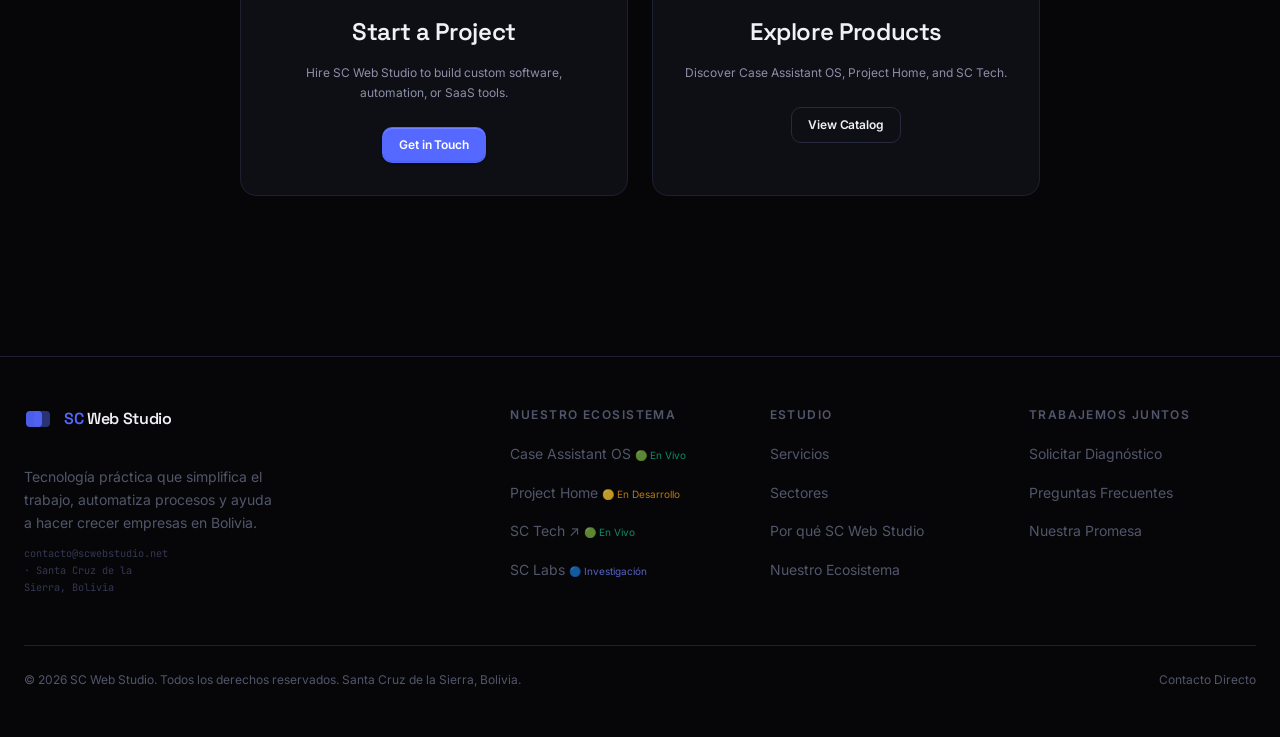
<file: ecosystem/index.html>
<!DOCTYPE html>
<html lang="en">
<head>
  <meta charset="UTF-8">
  <meta name="viewport" content="width=device-width, initial-scale=1.0">

  <!-- ── Primary SEO ────────────────────────────────────────────────────── -->
  <title>Ecosystem — SC Web Studio</title>
  <meta name="description" content="SC Web Studio operates as an interconnected ecosystem: professional services financing product R&amp;D, products informing service experience, and SC Labs exploring what comes next.">
  <meta name="keywords" content="SC Web Studio, ecosystem, digital studio model, software services, Case Assistant OS, Project Home, SC Labs, Bolivia technology">
  <meta name="author" content="SC Web Studio">
  <meta name="robots" content="index, follow">
  <link rel="canonical" href="https://scwebstudio.com/ecosystem/">

  <!-- ── Open Graph ──────────────────────────────────────────────────────── -->
  <meta property="og:type"        content="website">
  <meta property="og:url"         content="https://scwebstudio.com/ecosystem/">
  <meta property="og:title"       content="Ecosystem — SC Web Studio">
  <meta property="og:description" content="SC Web Studio operates as an interconnected ecosystem: professional services financing product R&amp;D, products informing service experience, and SC Labs exploring what comes next.">
  <meta property="og:site_name"   content="SC Web Studio">
  <meta property="og:locale"      content="en_US">
  <meta property="og:image"       content="https://scwebstudio.com/shared/assets/og/ecosystem.jpg">
  <meta property="og:image:width"  content="1200">
  <meta property="og:image:height" content="630">
  <meta property="og:image:alt"   content="Ecosystem — SC Web Studio">

  <!-- ── Twitter Card ───────────────────────────────────────────────────── -->
  <meta name="twitter:card"        content="summary_large_image">
  <meta name="twitter:site"        content="@scwebstudio">
  <meta name="twitter:title"       content="Ecosystem — SC Web Studio">
  <meta name="twitter:description" content="One studio. An expanding ecosystem. How services, products, and R&amp;D reinforce each other.">
  <meta name="twitter:image"       content="https://scwebstudio.com/shared/assets/og/ecosystem.jpg">

  <!-- ── PWA / App Shell ────────────────────────────────────────────────── -->
  <meta name="theme-color"                       content="#060608">
  <meta name="apple-mobile-web-app-capable"      content="yes">
  <meta name="apple-mobile-web-app-status-bar-style" content="black-translucent">
  <meta name="apple-mobile-web-app-title"        content="SC Web Studio">
  <link rel="manifest"      href="../manifest.json">
  <link rel="icon"          type="image/svg+xml" href="../shared/assets/favicons/favicon.svg">
  <link rel="apple-touch-icon" href="../shared/assets/favicons/apple-touch-icon.png">

  <!-- ── JSON-LD Schema ─────────────────────────────────────────────────── -->
  <script type="application/ld+json">
  {
    "@context": "https://schema.org",
    "@type": "WebPage",
    "name": "Ecosystem — SC Web Studio",
    "url": "https://scwebstudio.com/ecosystem/",
    "description": "Explaining the SC Web Studio interconnected ecosystem model: client services, core products, and experimental R&D labs.",
    "publisher": {
      "@type": "Organization",
      "name": "SC Web Studio",
      "url": "https://scwebstudio.com"
    }
  }
  </script>

  <!-- ── Font preconnect ────────────────────────────────────────────────── -->
  <link rel="preconnect" href="https://fonts.googleapis.com">
  <link rel="preconnect" href="https://fonts.gstatic.com" crossorigin>
  <link href="https://fonts.googleapis.com/css2?family=Inter:wght@400;500;600;700&family=JetBrains+Mono:wght@400;500;600&family=Space+Grotesk:wght@500;600;700&display=swap" rel="stylesheet">

  <!-- ── Design System CSS (canonical import order) ─────────────────────── -->
  <link rel="stylesheet" href="../shared/css/tokens.css">
  <link rel="stylesheet" href="../shared/css/reset.css">
  <link rel="stylesheet" href="../shared/css/typography.css">
  <link rel="stylesheet" href="../shared/css/layout.css">
  <link rel="stylesheet" href="../shared/css/utilities.css">
  <link rel="stylesheet" href="../shared/css/components/nav.css">
  <link rel="stylesheet" href="../shared/css/components/buttons.css">
  <link rel="stylesheet" href="../shared/css/components/cards.css">
  <link rel="stylesheet" href="../shared/css/components/badges.css">
  <link rel="stylesheet" href="../shared/css/components/mockups.css">
  <link rel="stylesheet" href="../shared/css/components/modals.css">
  <link rel="stylesheet" href="../shared/css/components/forms.css">

  <!-- ── Page-Specific Styles ───────────────────────────────────────────── -->
  <style>
    /* Ecosystem Map Container */
    .eco-map {
      display: flex;
      flex-direction: column;
      gap: var(--space-8);
      position: relative;
    }

    .eco-center {
      margin: 0 auto var(--space-8);
      padding: var(--space-6) var(--space-10);
      border: 2px solid var(--studio-500);
      border-radius: var(--radius-2xl);
      background: var(--bg-surface-raised);
      box-shadow: 0 0 32px var(--studio-glow);
      text-align: center;
      max-width: 380px;
      width: 100%;
      position: relative;
      z-index: 2;
    }

    .eco-grid-three {
      display: grid;
      grid-template-columns: 1fr;
      gap: var(--space-6);
      position: relative;
    }
    @media (min-width: 768px) {
      .eco-grid-three {
        grid-template-columns: repeat(3, 1fr);
        gap: var(--space-6);
      }
    }

    .eco-node {
      background: var(--bg-surface);
      border-radius: var(--radius-xl);
      padding: var(--space-6);
      position: relative;
      display: flex;
      flex-direction: column;
      gap: var(--space-3);
    }
    .eco-node-services {
      border: 1px solid var(--border-default);
    }
    .eco-node-products {
      border: 1px solid rgba(85, 104, 255, 0.4);
      box-shadow: 0 0 20px rgba(85, 104, 255, 0.08);
    }
    .eco-node-labs {
      border: 1px dashed var(--border-default);
    }

    .eco-sub-list {
      list-style: none;
      padding: 0;
      margin: var(--space-2) 0 0 0;
      display: flex;
      flex-direction: column;
      gap: var(--space-2);
    }

    .eco-sub-item {
      font-family: var(--font-mono);
      font-size: var(--text-xs);
      color: var(--text-tertiary);
      display: flex;
      align-items: center;
      gap: var(--space-2);
    }
    .eco-sub-item-legal {
      color: var(--legal-500);
      font-weight: var(--weight-medium);
    }
    .eco-sub-item-home {
      color: var(--home-500);
      font-weight: var(--weight-medium);
    }
    .eco-sub-item-tech {
      color: var(--tech-500);
      font-weight: var(--weight-medium);
    }
    .eco-sub-item-lab {
      color: var(--text-tertiary);
      font-style: italic;
    }

    /* Connectors visual */
    .eco-connector-lines {
      display: none;
    }
    @media (min-width: 768px) {
      .eco-connector-lines {
        display: block;
        height: 36px;
        position: relative;
        margin-top: -16px;
        margin-bottom: var(--space-4);
      }
      .eco-connector-main {
        position: absolute;
        top: 0;
        left: 50%;
        width: 2px;
        height: 18px;
        background: var(--studio-500);
        transform: translateX(-50%);
      }
      .eco-connector-bar {
        position: absolute;
        top: 18px;
        left: 16.66%;
        right: 16.66%;
        height: 2px;
        background: var(--border-default);
      }
      .eco-connector-drop {
        position: absolute;
        top: 18px;
        height: 18px;
        width: 2px;
        background: var(--border-default);
      }
      .eco-connector-drop-1 { left: 16.66%; }
      .eco-connector-drop-2 { left: 50%; background: var(--studio-500); }
      .eco-connector-drop-3 { right: 16.66%; }
    }

    /* Connective Tissue Footer */
    .eco-stories-tissue {
      margin-top: var(--space-10);
      padding-top: var(--space-6);
      border-top: 1px solid var(--border-subtle);
      text-align: center;
      display: flex;
      flex-direction: column;
      align-items: center;
      gap: var(--space-2);
    }

    /* Stacked Pillars Section */
    .pillars-container {
      display: flex;
      flex-direction: column;
    }

    .pillar-row {
      padding-block: var(--space-12);
      border-bottom: 1px solid var(--border-subtle);
    }
    .pillar-row:last-child {
      border-bottom: none;
    }

    .pillar-grid {
      display: grid;
      grid-template-columns: 1fr;
      gap: var(--space-6);
      align-items: start;
    }
    @media (min-width: 1024px) {
      .pillar-grid {
        grid-template-columns: 4fr 8fr;
        gap: var(--space-12);
      }
    }

    .pillar-number {
      font-family: var(--font-display);
      font-size: clamp(3rem, 5vw, 4.5rem);
      font-weight: var(--weight-bold);
      color: var(--studio-500);
      opacity: 0.25;
      line-height: 1;
      margin-bottom: var(--space-2);
    }

    .pillar-left {
      display: flex;
      flex-direction: column;
    }

    .pillar-title {
      font-family: var(--font-display);
      font-size: var(--text-2xl);
      font-weight: var(--weight-semibold);
      color: var(--text-primary);
      margin-bottom: var(--space-1);
    }

    .pillar-sublabel {
      font-family: var(--font-mono);
      font-size: var(--text-xs);
      color: var(--text-tertiary);
    }

    .pillar-right {
      display: flex;
      flex-direction: column;
      gap: var(--space-4);
      justify-content: center;
    }

    /* Final CTA Grid */
    .cta-paths-grid {
      display: grid;
      grid-template-columns: 1fr;
      gap: var(--space-6);
      max-width: 800px;
      margin: var(--space-8) auto 0;
    }
    @media (min-width: 640px) {
      .cta-paths-grid {
        grid-template-columns: repeat(2, 1fr);
      }
    }
    .cta-path-card {
      background: var(--bg-surface);
      border: 1px solid var(--border-subtle);
      border-radius: var(--radius-xl);
      padding: var(--space-8);
      text-align: center;
      display: flex;
      flex-direction: column;
      align-items: center;
      gap: var(--space-4);
      text-decoration: none;
      transition: transform var(--duration-slow) var(--ease-spring),
                  border-color var(--duration-base) var(--ease-out);
    }
    .cta-path-card:hover {
      transform: translateY(-4px);
      border-color: var(--studio-500);
    }
  </style>
</head>

<body class="page-wrapper">
  <!-- Accessibility Skip Link -->
  <a href="#main-content" class="skip-link">Skip to main content</a>

  <!-- Scroll Progress Bar -->
  <div class="scroll-progress" id="scroll-progress" aria-hidden="true"></div>

  <!-- Header Shell Container -->
  <div id="sc-header"></div>
  <script src="../shared/js/core/shell.js" data-base="../"></script>

  <!-- Main Content -->
  <main id="main-content" class="page-content">

    <!-- 1. HERO SECTION -->
    <section class="section-lg" id="hero" aria-labelledby="ecosystem-heading">
      <div class="container reveal-group">
        <p class="sh-label">The Ecosystem</p>
        <h1 class="sh-heading" id="ecosystem-heading">One studio. An expanding ecosystem.</h1>
        <p class="sh-lead">
          SC Web Studio is not just a service company and not just a product company. It is a studio — a system where professional services, product development, and experimental R and D reinforce each other.
        </p>
      </div>
    </section>

    <!-- 2. ECOSYSTEM MAP SECTION -->
    <section class="section-xl" id="map" aria-labelledby="map-heading">
      <div class="container reveal-group">
        <p class="sh-label">The Map</p>
        <h2 class="sh-heading" id="map-heading">How it all connects.</h2>

        <div class="eco-map mt-8 reveal">

          <!-- Center Studio Box -->
          <div class="eco-center">
            <span class="text-2xs font-mono studio-500 uppercase tracking-widest block mb-1">Central Hub</span>
            <h3 class="font-display text-xl text-primary font-bold">SC Web Studio</h3>
            <p class="text-xs text-secondary mt-1">Core Architecture &amp; R&amp;D Engine</p>
          </div>

          <!-- Connector Lines for 768px+ -->
          <div class="eco-connector-lines" aria-hidden="true">
            <div class="eco-connector-main"></div>
            <div class="eco-connector-bar"></div>
            <div class="eco-connector-drop eco-connector-drop-1"></div>
            <div class="eco-connector-drop eco-connector-drop-2"></div>
            <div class="eco-connector-drop eco-connector-drop-3"></div>
          </div>

          <!-- Three Branches Grid -->
          <div class="eco-grid-three">

            <!-- LEFT: Professional Services -->
            <div class="eco-node eco-node-services">
              <span class="text-2xs font-mono text-tertiary uppercase tracking-wider block">Branch 01</span>
              <h4 class="font-display text-lg text-primary font-semibold">Professional Services</h4>
              <p class="text-xs text-secondary">Custom engineering engagements that fund runway and validate technology.</p>
              
              <ul class="eco-sub-list">
                <li class="eco-sub-item">
                  <svg width="12" height="12" viewBox="0 0 24 24" fill="none" stroke="currentColor" stroke-width="2" aria-hidden="true"><polyline points="9 18 15 12 9 6"></polyline></svg>
                  Software Dev
                </li>
                <li class="eco-sub-item">
                  <svg width="12" height="12" viewBox="0 0 24 24" fill="none" stroke="currentColor" stroke-width="2" aria-hidden="true"><polyline points="9 18 15 12 9 6"></polyline></svg>
                  Automation Systems
                </li>
                <li class="eco-sub-item">
                  <svg width="12" height="12" viewBox="0 0 24 24" fill="none" stroke="currentColor" stroke-width="2" aria-hidden="true"><polyline points="9 18 15 12 9 6"></polyline></svg>
                  SaaS Infrastructure
                </li>
                <li class="eco-sub-item">
                  <svg width="12" height="12" viewBox="0 0 24 24" fill="none" stroke="currentColor" stroke-width="2" aria-hidden="true"><polyline points="9 18 15 12 9 6"></polyline></svg>
                  Product Design
                </li>
              </ul>
            </div>

            <!-- CENTER: Products -->
            <div class="eco-node eco-node-products">
              <span class="text-2xs font-mono studio-500 uppercase tracking-wider block">Branch 02</span>
              <h4 class="font-display text-lg text-primary font-semibold">Products</h4>
              <p class="text-xs text-secondary">Independent, long-term product platforms owned and built by the studio.</p>

              <ul class="eco-sub-list">
                <li class="eco-sub-item eco-sub-item-legal">
                  <svg width="12" height="12" viewBox="0 0 24 24" fill="none" stroke="currentColor" stroke-width="2" aria-hidden="true"><polyline points="9 18 15 12 9 6"></polyline></svg>
                  Case Assistant OS
                </li>
                <li class="eco-sub-item eco-sub-item-home">
                  <svg width="12" height="12" viewBox="0 0 24 24" fill="none" stroke="currentColor" stroke-width="2" aria-hidden="true"><polyline points="9 18 15 12 9 6"></polyline></svg>
                  Project Home
                </li>
                <li class="eco-sub-item eco-sub-item-tech">
                  <svg width="12" height="12" viewBox="0 0 24 24" fill="none" stroke="currentColor" stroke-width="2" aria-hidden="true"><polyline points="9 18 15 12 9 6"></polyline></svg>
                  SC Tech
                </li>
              </ul>
            </div>

            <!-- RIGHT: SC Labs -->
            <div class="eco-node eco-node-labs">
              <span class="text-2xs font-mono text-tertiary uppercase tracking-wider block">Branch 03</span>
              <h4 class="font-display text-lg text-primary font-semibold">SC Labs</h4>
              <p class="text-xs text-secondary">Experimental hypotheses and early prototypes tested in real market environments.</p>

              <ul class="eco-sub-list">
                <li class="eco-sub-item eco-sub-item-lab">
                  <svg width="12" height="12" viewBox="0 0 24 24" fill="none" stroke="currentColor" stroke-width="2" aria-hidden="true"><polyline points="9 18 15 12 9 6"></polyline></svg>
                  LegalRAG
                </li>
                <li class="eco-sub-item eco-sub-item-lab">
                  <svg width="12" height="12" viewBox="0 0 24 24" fill="none" stroke="currentColor" stroke-width="2" aria-hidden="true"><polyline points="9 18 15 12 9 6"></polyline></svg>
                  Atlas
                </li>
                <li class="eco-sub-item eco-sub-item-lab">
                  <svg width="12" height="12" viewBox="0 0 24 24" fill="none" stroke="currentColor" stroke-width="2" aria-hidden="true"><polyline points="9 18 15 12 9 6"></polyline></svg>
                  Topo
                </li>
                <li class="eco-sub-item eco-sub-item-lab">
                  <svg width="12" height="12" viewBox="0 0 24 24" fill="none" stroke="currentColor" stroke-width="2" aria-hidden="true"><polyline points="9 18 15 12 9 6"></polyline></svg>
                  Ledger
                </li>
              </ul>
            </div>

          </div>

          <!-- Connective Tissue: SC Stories Layer -->
          <div class="eco-stories-tissue">
            <span class="badge badge-new">SC Stories</span>
            <p class="text-xs font-mono text-tertiary">
              Connective tissue — honest documentation of engineering decisions, product strategy, and market research across all branches.
            </p>
          </div>

        </div>
      </div>
    </section>

    <!-- 3. THREE PILLARS SECTION -->
    <section class="section-surface" id="pillars" aria-labelledby="pillars-heading">
      <div class="container">
        <h2 id="pillars-heading" class="sr-only">The Three Pillars</h2>

        <div class="pillars-container">

          <!-- Pillar 1 -->
          <div class="pillar-row reveal" id="pillar-services">
            <div class="pillar-grid">
              <div class="pillar-left">
                <div class="pillar-number">01</div>
                <h3 class="pillar-title">Professional Services</h3>
                <span class="pillar-sublabel">The engine that funds everything else.</span>
              </div>
              <div class="pillar-right">
                <p class="text-secondary text-base leading-relaxed">
                  Client engagements in software development, automation, SaaS, and design generate the revenue that funds product R and D. We take on a limited number per year to maintain quality and focus.
                </p>
                <div>
                  <a href="../services/" class="btn btn-text">
                    See our services
                    <span class="btn-arrow">&rarr;</span>
                  </a>
                </div>
              </div>
            </div>
          </div>

          <!-- Pillar 2 -->
          <div class="pillar-row reveal" id="pillar-products">
            <div class="pillar-grid">
              <div class="pillar-left">
                <div class="pillar-number">02</div>
                <h3 class="pillar-title">Products</h3>
                <span class="pillar-sublabel">The reason the studio exists.</span>
              </div>
              <div class="pillar-right">
                <p class="text-secondary text-base leading-relaxed">
                  Our own products — Case Assistant OS, Project Home, and what comes next — are not side projects. They are the primary mission. Professional services exist to finance them.
                </p>
                <div>
                  <a href="../products/" class="btn btn-text">
                    Explore our products
                    <span class="btn-arrow">&rarr;</span>
                  </a>
                </div>
              </div>
            </div>
          </div>

          <!-- Pillar 3 -->
          <div class="pillar-row reveal" id="pillar-labs">
            <div class="pillar-grid">
              <div class="pillar-left">
                <div class="pillar-number">03</div>
                <h3 class="pillar-title">SC Labs</h3>
                <span class="pillar-sublabel">Where the next product begins.</span>
              </div>
              <div class="pillar-right">
                <p class="text-secondary text-base leading-relaxed">
                  SC Labs is where we test hypotheses before investing engineering resources. Some experiments graduate to products. Most teach us something valuable and end.
                </p>
                <div>
                  <a href="../labs/" class="btn btn-text">
                    Enter the Lab
                    <span class="btn-arrow">&rarr;</span>
                  </a>
                </div>
              </div>
            </div>
          </div>

        </div>
      </div>
    </section>

    <!-- 4. STORIES LAYER -->
    <section class="section-lg" id="stories-layer" aria-labelledby="stories-layer-heading">
      <div class="container text-center reveal-group">
        <p class="sh-label justify-center">Documentation</p>
        <h2 class="sh-heading" id="stories-layer-heading">Stories ties it all together.</h2>
        <p class="sh-lead mx-auto">
          We document the work — the products we are building, the clients we are helping, the experiments we are running.
        </p>

        <div class="mt-8">
          <a href="../stories/" class="btn btn-secondary">Read our Stories</a>
        </div>
      </div>
    </section>

    <!-- 5. FINAL CTA SECTION -->
    <section class="section-xl" id="final-cta" aria-labelledby="cta-heading">
      <div class="container reveal-group">
        <h2 class="display text-center mb-4" id="cta-heading">Want to be part of the ecosystem?</h2>
        <p class="lead text-center max-w-xl mx-auto text-secondary mb-8">
          Whether you need software engineering services or want to partner on one of our product platforms.
        </p>

        <div class="cta-paths-grid">
          <a href="../contact/" class="cta-path-card reveal">
            <div class="w-12 h-12 rounded-full bg-studio-glow flex items-center justify-center border border-studio-500/30 text-studio-400">
              <svg width="24" height="24" viewBox="0 0 24 24" fill="none" stroke="currentColor" stroke-width="2" stroke-linecap="round" stroke-linejoin="round" aria-hidden="true"><path d="M22 19a2 2 0 0 1-2 2H4a2 2 0 0 1-2-2V5a2 2 0 0 1 2-2h5l2 3h9a2 2 0 0 1 2 2z"></path></svg>
            </div>
            <h3 class="font-display text-xl text-primary">Start a Project</h3>
            <p class="text-xs text-secondary">Hire SC Web Studio to build custom software, automation, or SaaS tools.</p>
            <span class="btn btn-primary btn-sm mt-2">Get in Touch</span>
          </a>

          <a href="../products/" class="cta-path-card reveal">
            <div class="w-12 h-12 rounded-full bg-studio-glow flex items-center justify-center border border-studio-500/30 text-studio-400">
              <svg width="24" height="24" viewBox="0 0 24 24" fill="none" stroke="currentColor" stroke-width="2" stroke-linecap="round" stroke-linejoin="round" aria-hidden="true"><polygon points="12 2 2 7 12 12 22 7 12 2"></polygon><polyline points="2 17 12 22 22 17"></polyline><polyline points="2 12 12 17 22 12"></polyline></svg>
            </div>
            <h3 class="font-display text-xl text-primary">Explore Products</h3>
            <p class="text-xs text-secondary">Discover Case Assistant OS, Project Home, and SC Tech.</p>
            <span class="btn btn-secondary btn-sm mt-2">View Catalog</span>
          </a>
        </div>
      </div>
    </section>

  </main>

  <!-- Footer Shell Container -->
  <div id="sc-footer"></div>

  <!-- Core Scripts -->
  <script src="../shared/js/core/nav.js" defer></script>
  <script src="../shared/js/core/scroll.js" defer></script>

  <!-- Modal System Stub -->
  <script>
    document.addEventListener('DOMContentLoaded', () => {
      window.openModal = function(id) {
        const modal = document.getElementById(id);
        if (modal) {
          modal.classList.add('is-open');
          document.body.classList.add('modal-open');
        }
      };

      window.closeModal = function(id) {
        const modal = document.getElementById(id);
        if (modal) {
          modal.classList.remove('is-open');
          document.body.classList.remove('modal-open');
        }
      };
    });
  </script>
</body>
</html>
</file>
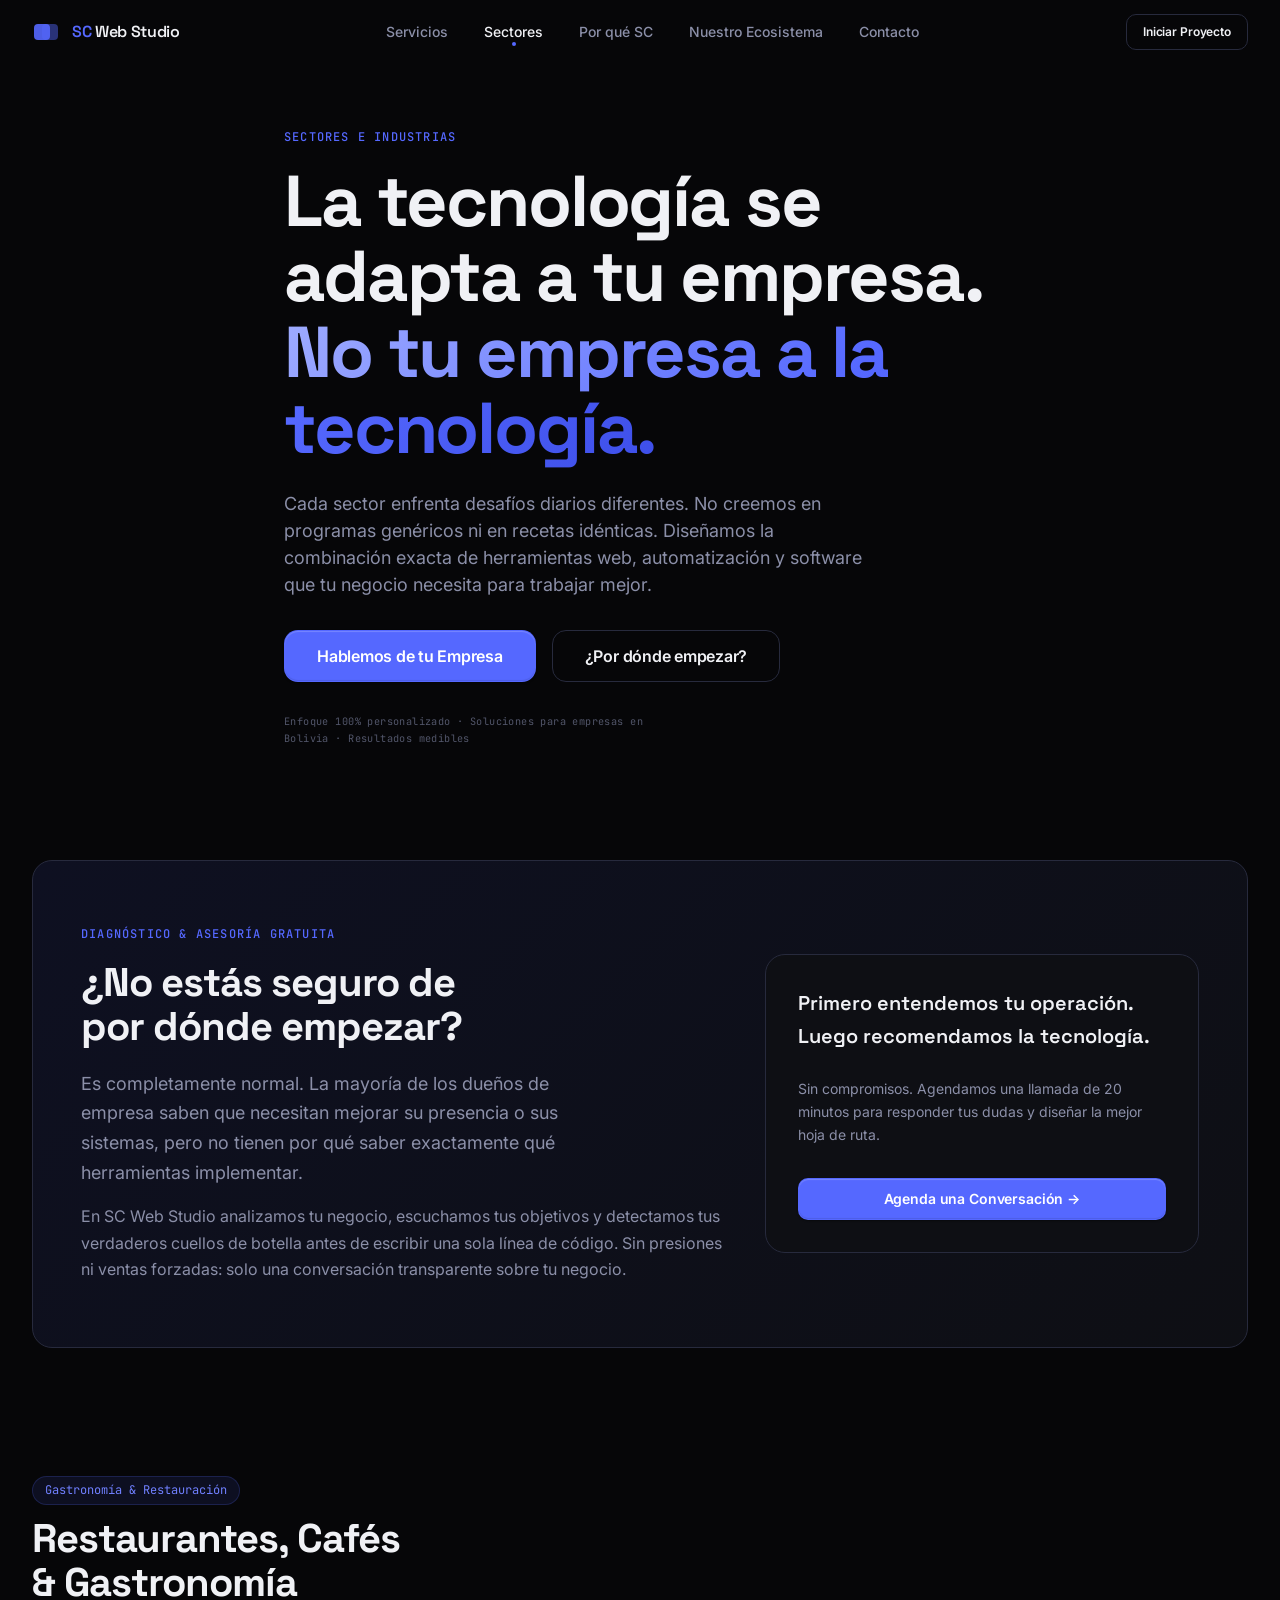
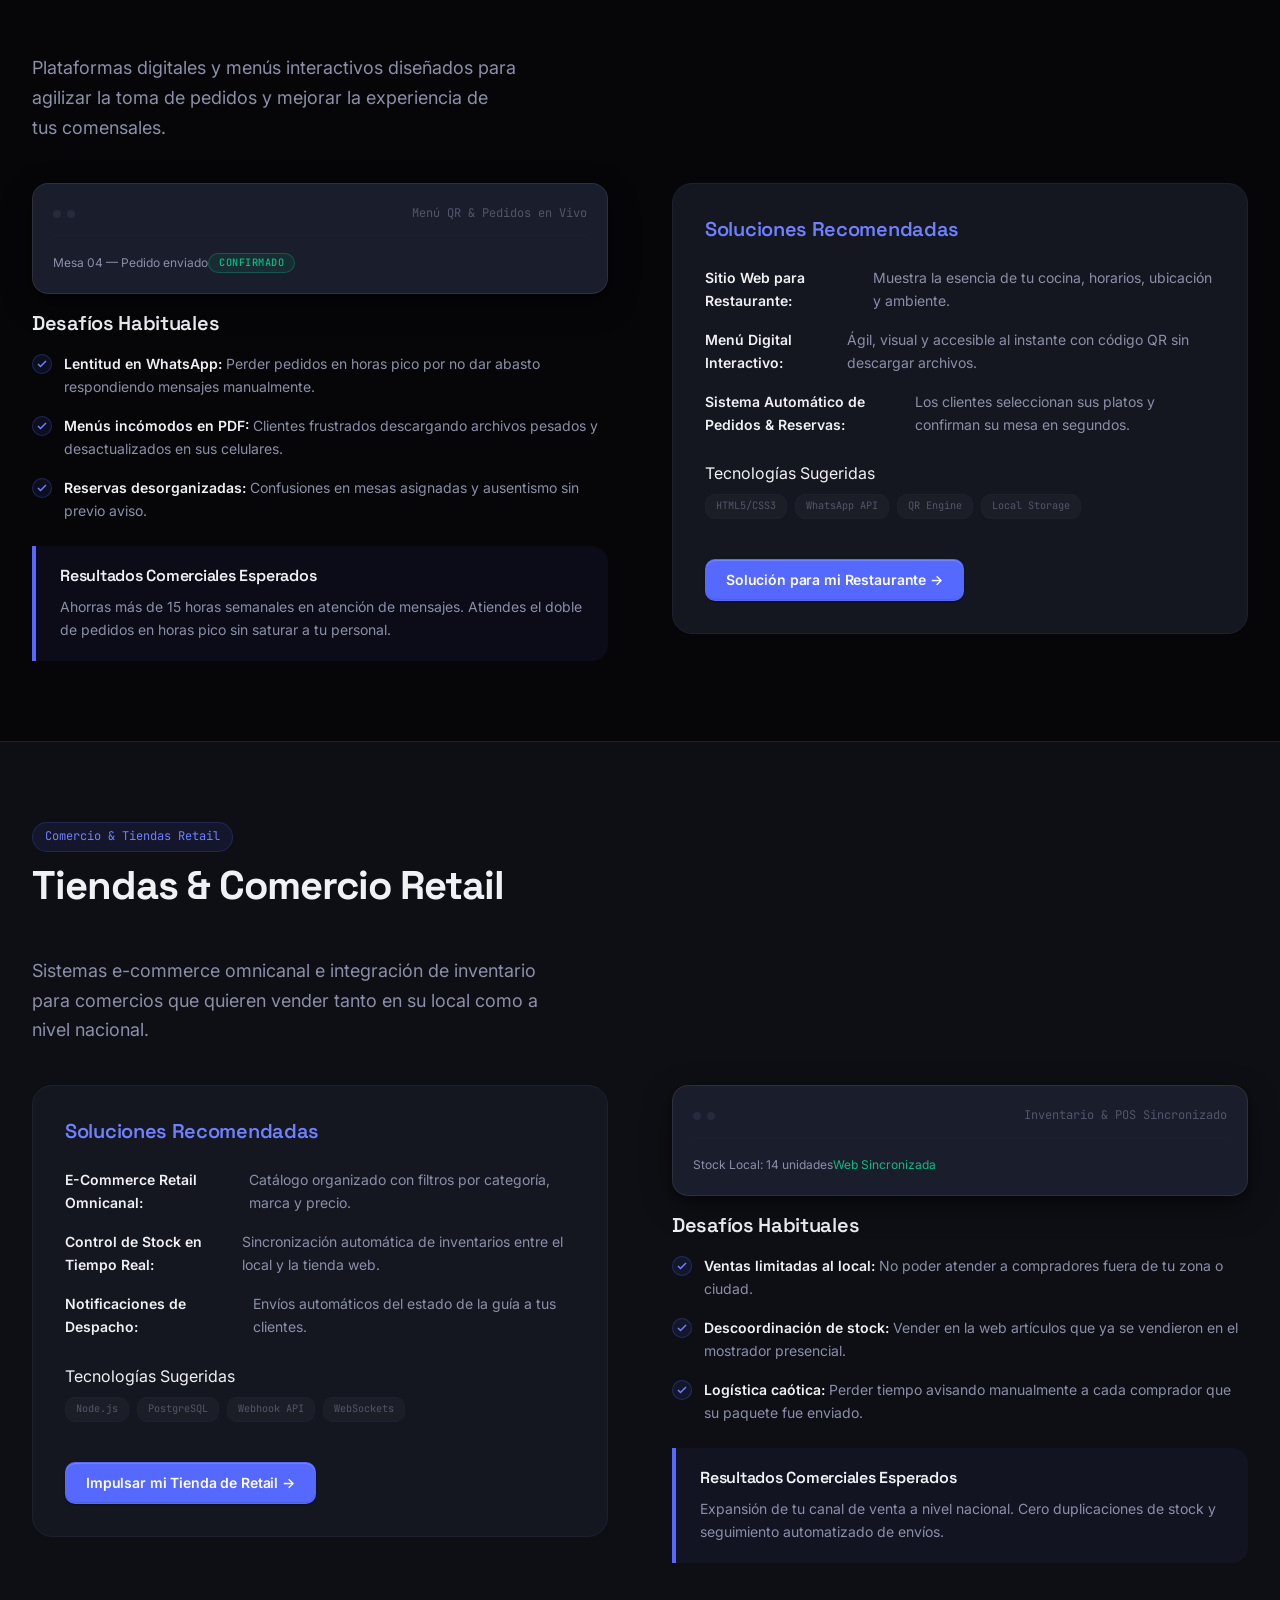
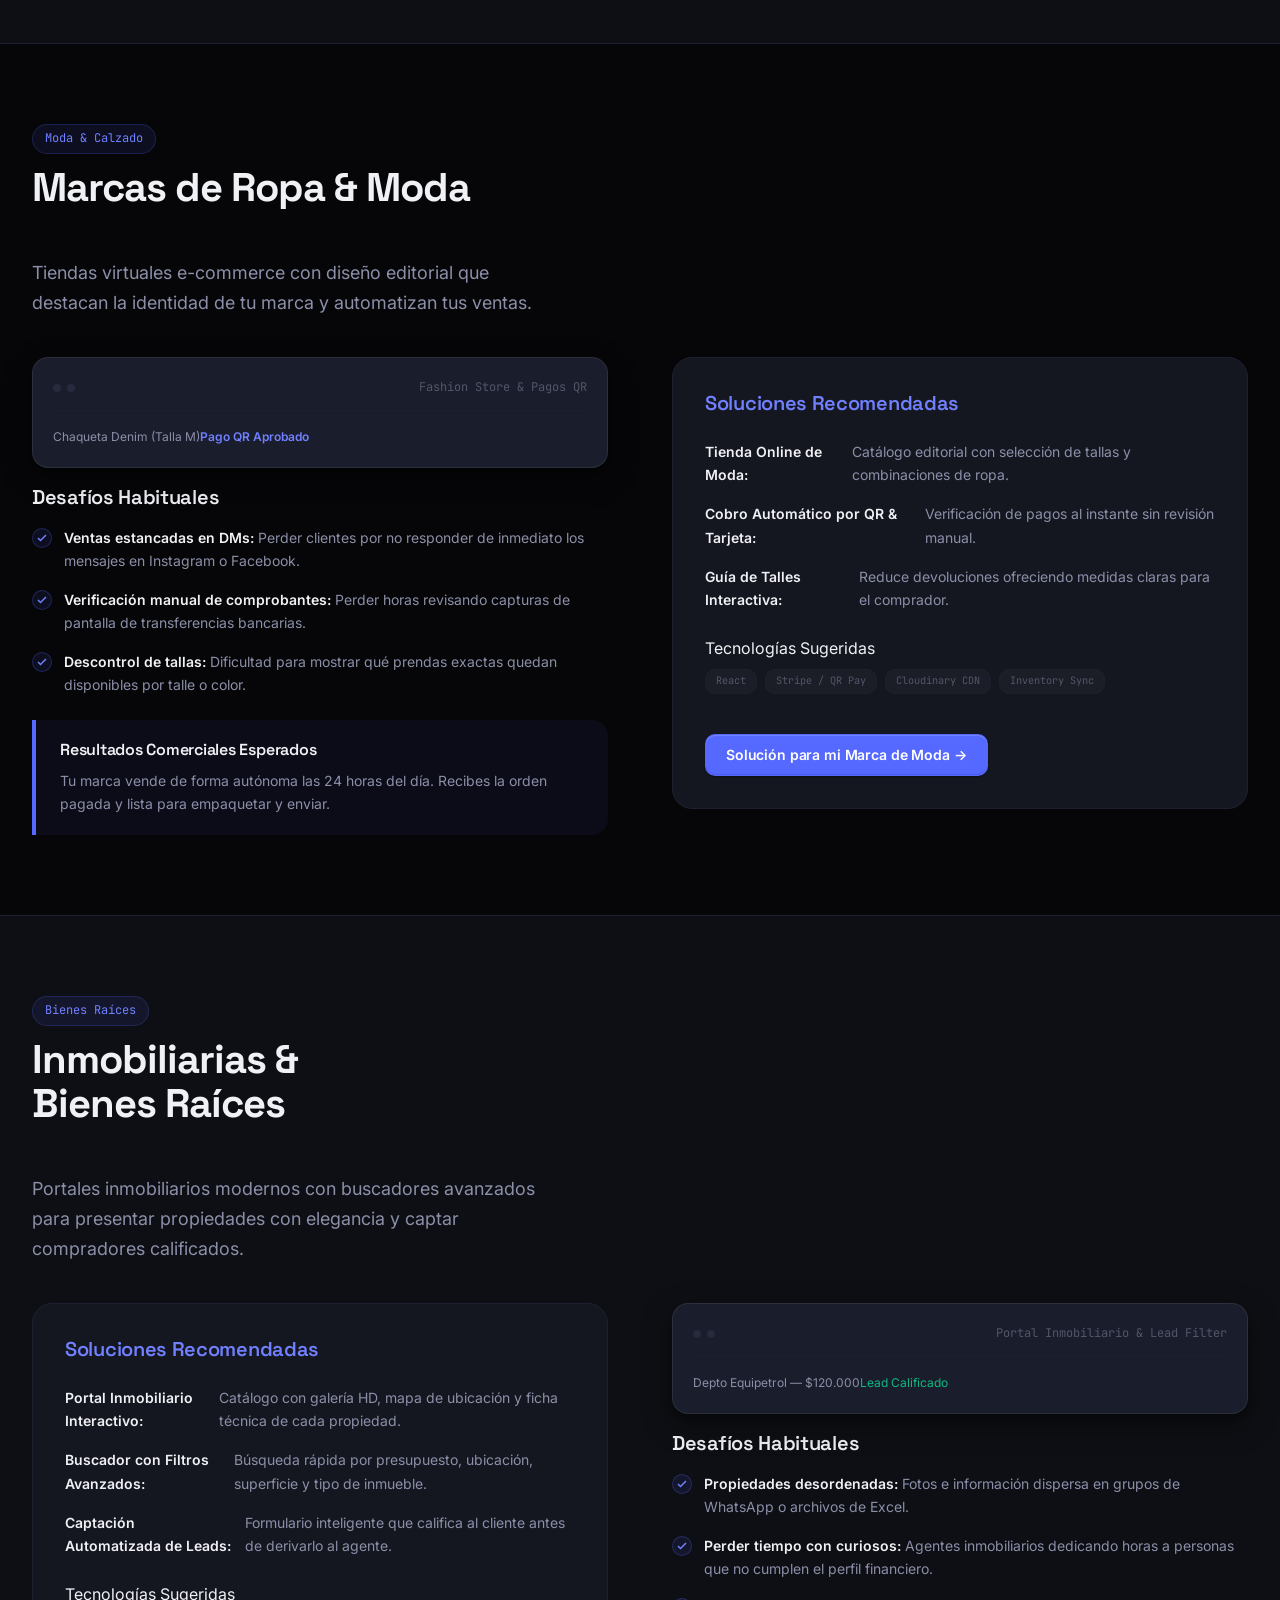
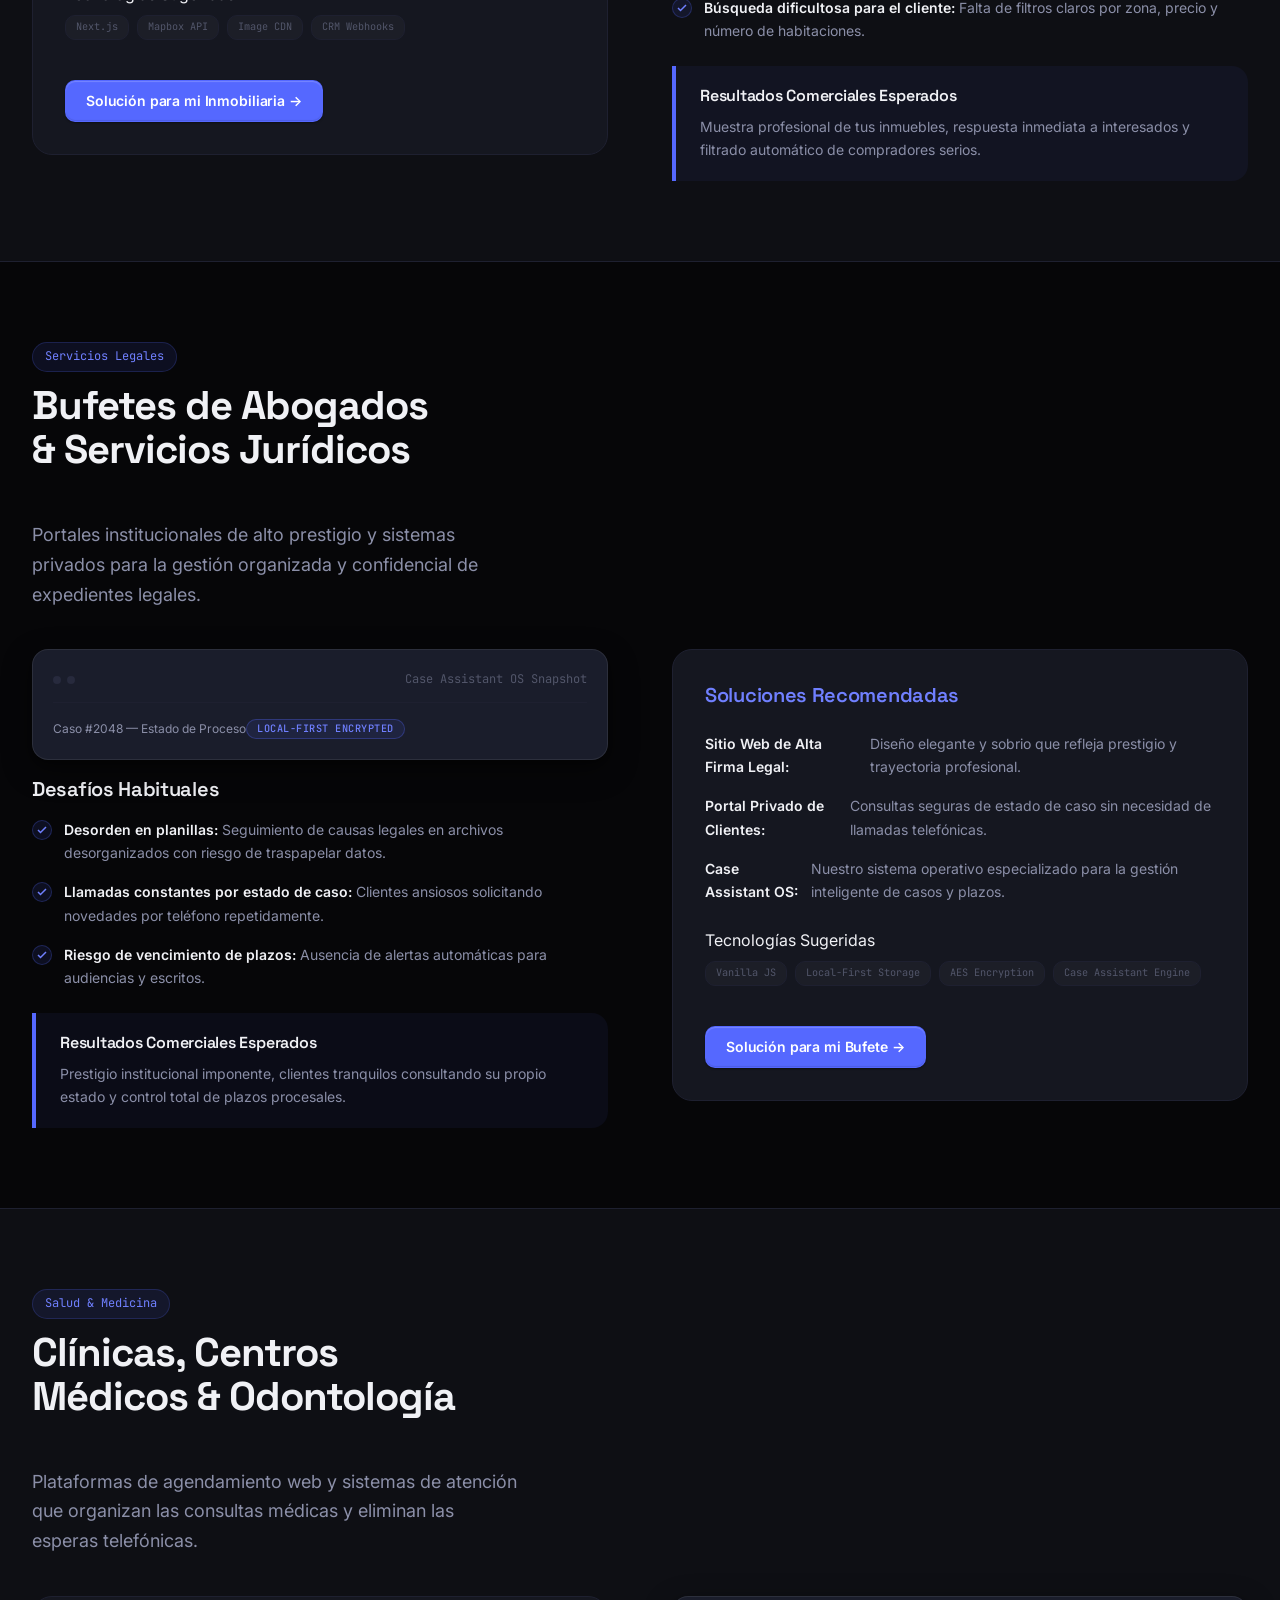
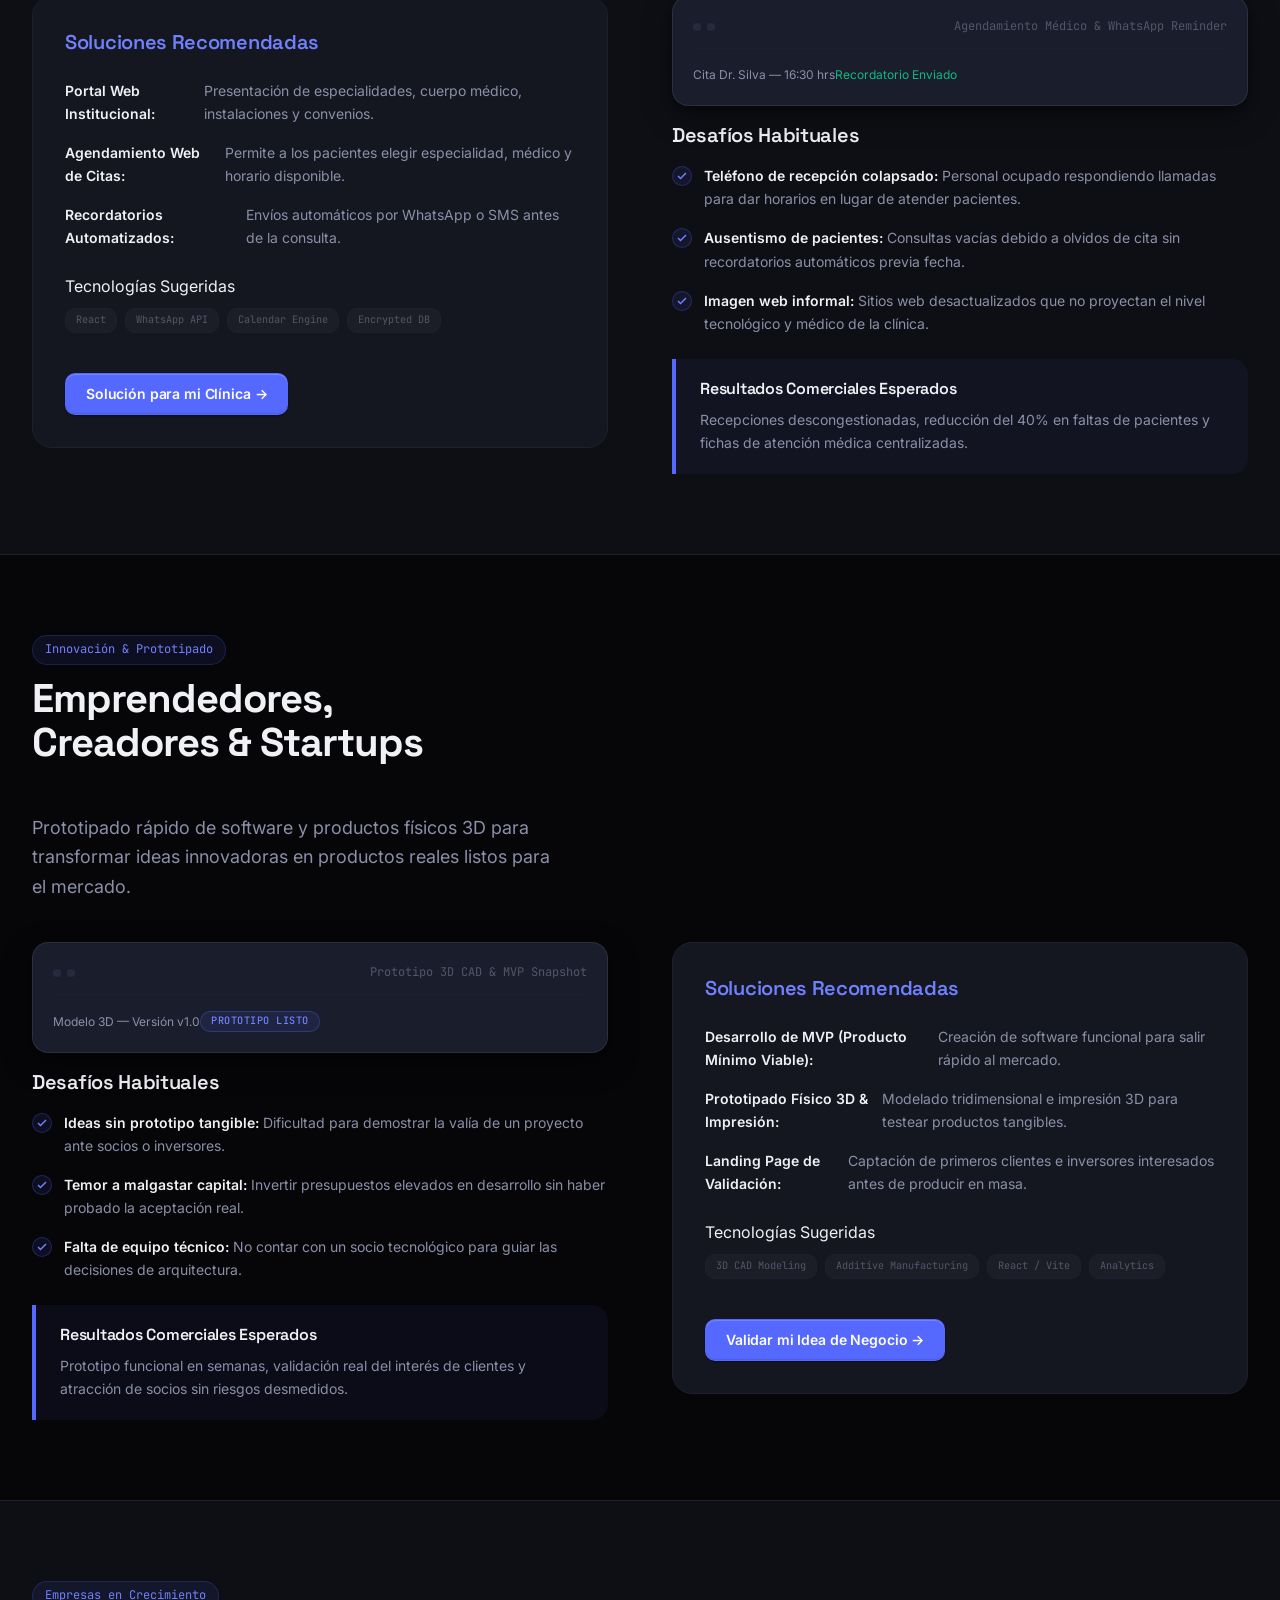
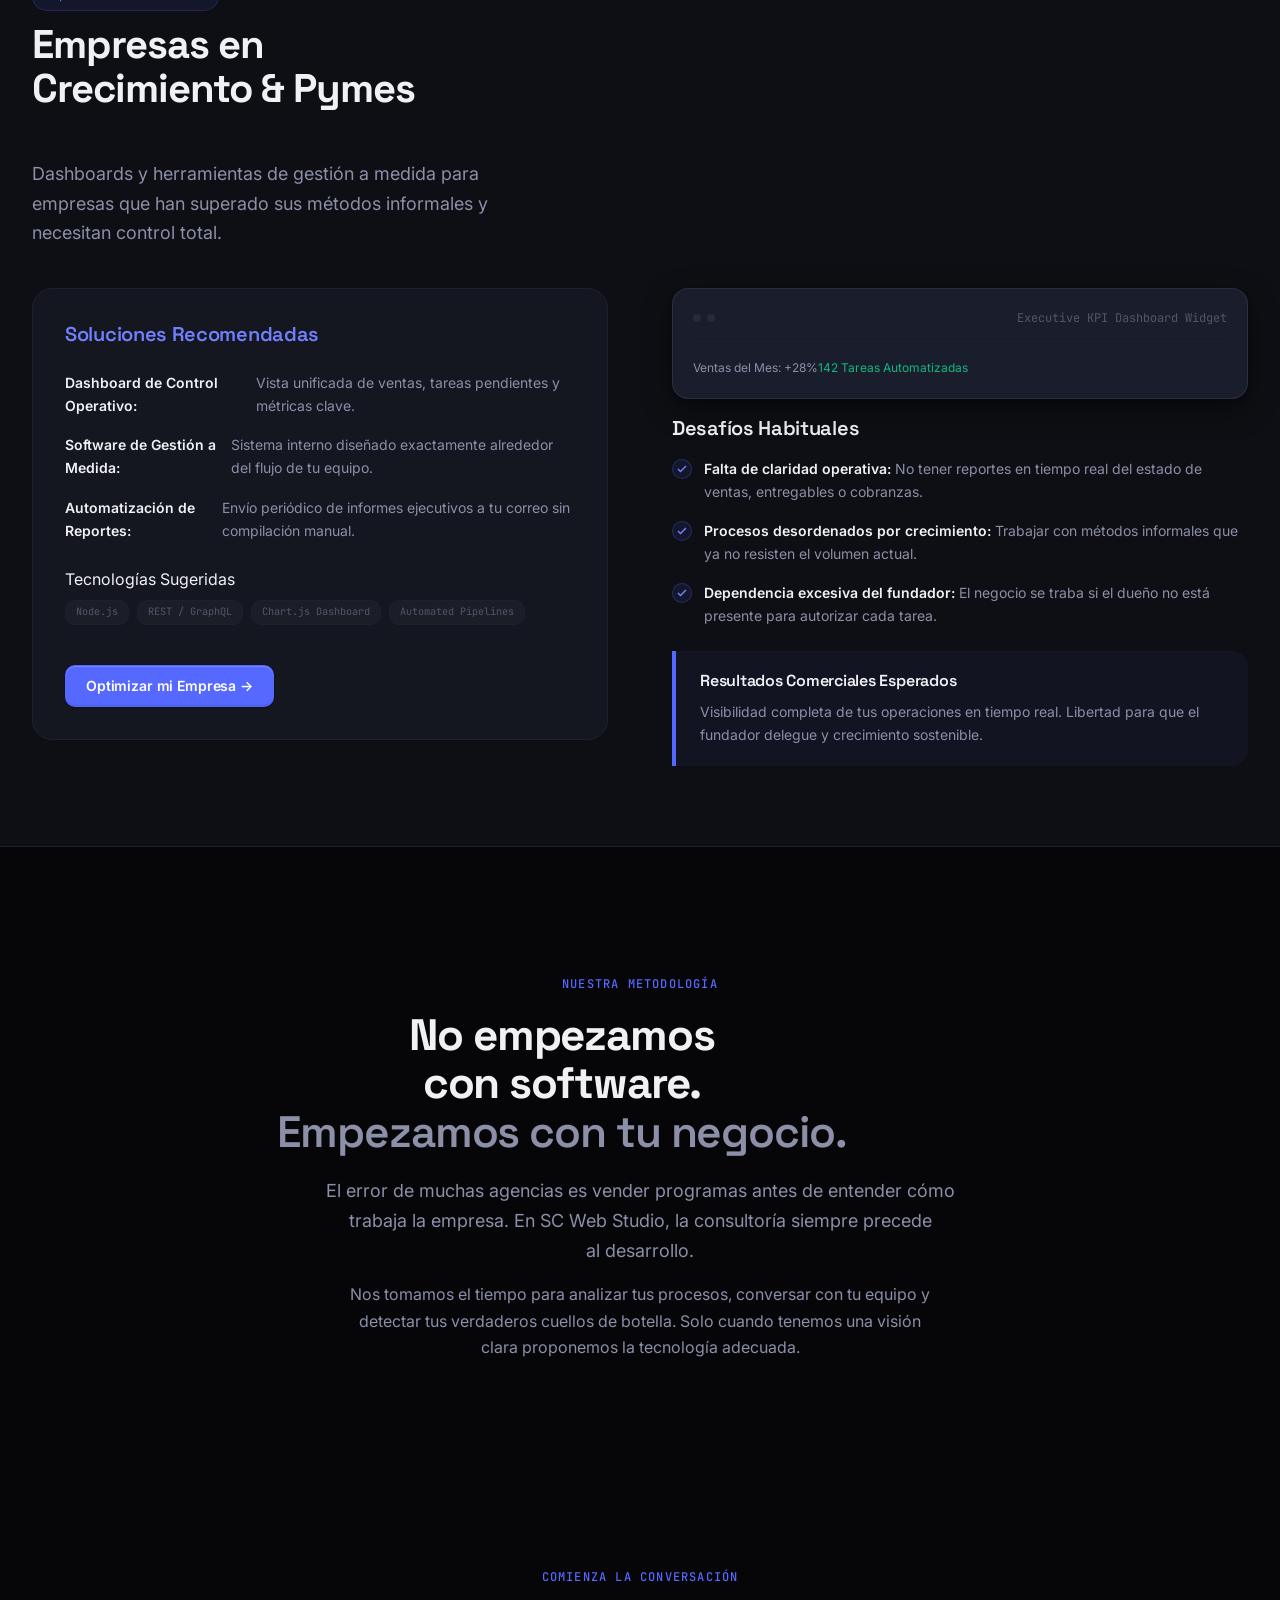
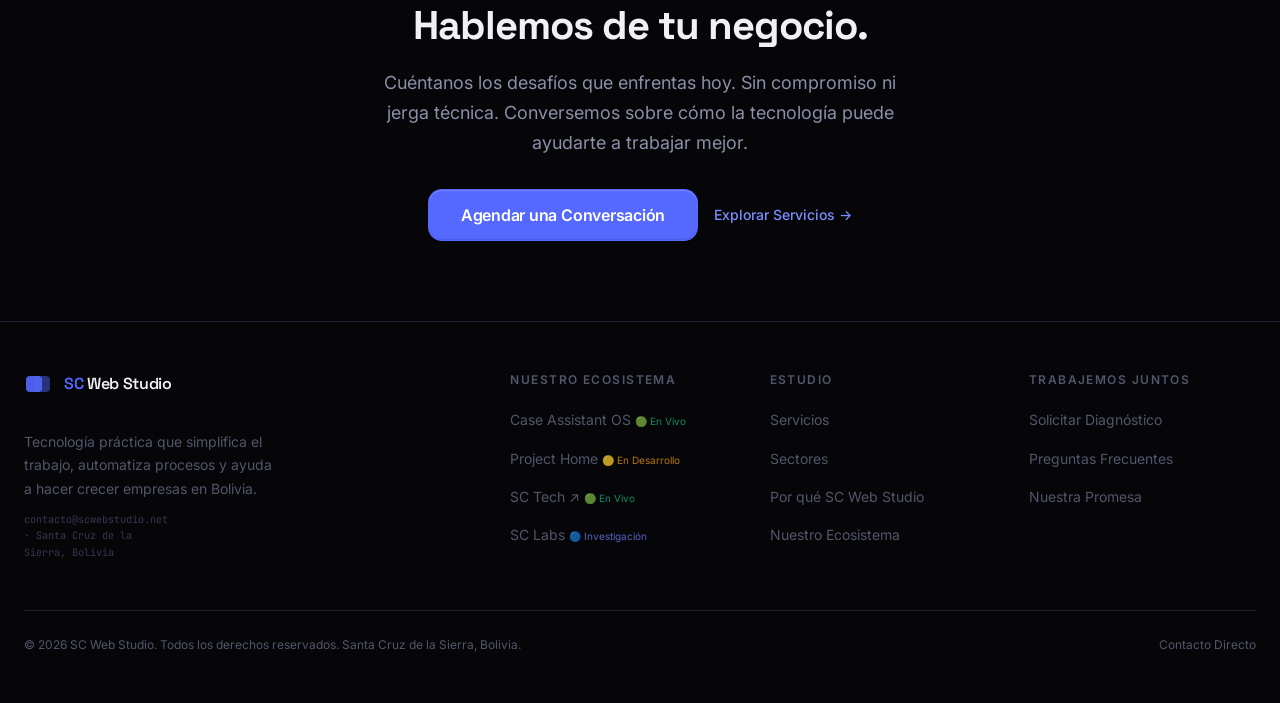
<file: industries/index.html>
<!DOCTYPE html>
<html lang="es">
<head>
  <meta charset="UTF-8">
  <meta name="viewport" content="width=device-width, initial-scale=1.0">

  <!-- ── Primary SEO ────────────────────────────────────────────────────── -->
  <title>Soluciones por Sector e Industria — SC Web Studio Bolivia</title>
  <meta name="description" content="Descubre cómo SC Web Studio adapta la tecnología a cada industria en Bolivia: restaurantes, tiendas retail, marcas de moda, clínicas, bufetes de abogados, inmobiliarias, emprendedores y empresas en crecimiento.">
  <meta name="keywords" content="desarrollo web restaurantes Bolivia, e-commerce ropa Bolivia, software para clinicas, software para abogados Bolivia, portal inmobiliario Bolivia, prototipado 3D Bolivia, pymes Bolivia, SC Web Studio">
  <meta name="author" content="SC Web Studio">
  <meta name="robots" content="index, follow">
  <link rel="canonical" href="https://scwebstudio.com/industries/">

  <!-- ── Open Graph ──────────────────────────────────────────────────────── -->
  <meta property="og:type"        content="website">
  <meta property="og:url"         content="https://scwebstudio.com/industries/">
  <meta property="og:title"       content="Soluciones por Sector e Industria — SC Web Studio Bolivia">
  <meta property="og:description" content="La tecnología se adapta a tu empresa, no tu empresa a la tecnología. Descubre soluciones personalizadas para tu sector.">
  <meta property="og:site_name"   content="SC Web Studio">
  <meta property="og:locale"      content="es_BO">
  <meta property="og:image"       content="https://scwebstudio.com/shared/assets/og/home.jpg">

  <!-- ── Twitter Card ───────────────────────────────────────────────────── -->
  <meta name="twitter:card"        content="summary_large_image">
  <meta name="twitter:title"       content="Soluciones por Sector e Industria — SC Web Studio Bolivia">
  <meta name="twitter:description" content="Tecnología personalizada para restaurantes, retail, marcas de moda, clínicas, abogados, inmobiliarias, emprendedores y empresas en crecimiento en Bolivia.">

  <!-- ── Fonts & CSS ────────────────────────────────────────────────────── -->
  <link rel="preconnect" href="https://fonts.googleapis.com">
  <link rel="preconnect" href="https://fonts.gstatic.com" crossorigin>
  <link href="https://fonts.googleapis.com/css2?family=Space+Grotesk:wght@400;500;600;700&family=Inter:wght@400;500;600&family=JetBrains+Mono:wght@400;500&display=swap" rel="stylesheet">

  <link rel="stylesheet" href="../shared/css/tokens.css">
  <link rel="stylesheet" href="../shared/css/reset.css">
  <link rel="stylesheet" href="../shared/css/typography.css">
  <link rel="stylesheet" href="../shared/css/layout.css">
  <link rel="stylesheet" href="../shared/css/utilities.css">
  <link rel="stylesheet" href="../shared/css/components/nav.css">
  <link rel="stylesheet" href="../shared/css/components/buttons.css">
  <link rel="stylesheet" href="../shared/css/components/cards.css">
  <link rel="stylesheet" href="../shared/css/components/badges.css">
  <link rel="stylesheet" href="../shared/css/components/modals.css">
  <link rel="stylesheet" href="../shared/css/components/forms.css">

  <style>
    /* ── Hero ──────────────────────────────────────────────────────── */
    .ind-hero {
      padding: calc(var(--nav-height) + var(--space-16)) var(--space-6) var(--space-16);
      max-width: var(--max-width-content);
      margin: 0 auto;
    }

    .hero-h1-accent {
      background: linear-gradient(135deg, #A0ADFF 0%, var(--studio-500) 60%, #3D4EE8 100%);
      -webkit-background-clip: text;
      -webkit-text-fill-color: transparent;
      background-clip: text;
    }

    .ind-hero-trust {
      font-family: var(--font-mono);
      font-size: var(--text-2xs);
      color: var(--text-tertiary);
      margin-top: var(--space-8);
      letter-spacing: 0.04em;
    }

    /* ── Industry Mini Landing Sections ────────────────────────────── */
    .industry-section {
      padding: var(--space-20) 0;
      border-bottom: 1px solid var(--border-subtle);
      position: relative;
    }

    .industry-section-surface {
      background: var(--bg-surface);
    }

    .industry-header {
      display: flex;
      flex-direction: column;
      gap: var(--space-3);
      margin-bottom: var(--space-10);
    }

    .ind-badge-tag {
      display: inline-flex;
      align-items: center;
      gap: var(--space-2);
      font-family: var(--font-mono);
      font-size: var(--text-xs);
      color: var(--studio-400);
      background: rgba(85, 104, 255, 0.1);
      border: 1px solid rgba(85, 104, 255, 0.2);
      padding: var(--space-1) var(--space-3);
      border-radius: var(--radius-full);
      width: fit-content;
    }

    .ind-grid-split {
      display: grid;
      grid-template-columns: 1fr;
      gap: var(--space-10);
      align-items: start;
    }

    @media (min-width: 1024px) {
      .ind-grid-split {
        grid-template-columns: 1fr 1fr;
        gap: var(--space-16);
      }
    }

    .ind-card-box {
      background: var(--bg-surface-raised);
      border: 1px solid var(--border-subtle);
      border-radius: var(--radius-2xl);
      padding: var(--space-8);
      display: flex;
      flex-direction: column;
      gap: var(--space-6);
    }

    .ind-list-bullet {
      display: flex;
      flex-direction: column;
      gap: var(--space-4);
      list-style: none;
    }

    .ind-list-bullet li {
      display: flex;
      align-items: flex-start;
      gap: var(--space-3);
      font-size: var(--text-sm);
      color: var(--text-secondary);
      line-height: var(--leading-relaxed);
    }

    .ind-bullet-icon {
      width: 20px;
      height: 20px;
      border-radius: 50%;
      background: rgba(85, 104, 255, 0.1);
      border: 1px solid rgba(85, 104, 255, 0.25);
      color: var(--studio-400);
      display: flex;
      align-items: center;
      justify-content: center;
      flex-shrink: 0;
      margin-top: 2px;
    }

    .ind-bullet-icon svg { width: 12px; height: 12px; }

    .ind-outcome-banner {
      background: rgba(85, 104, 255, 0.06);
      border-left: 4px solid var(--studio-500);
      border-radius: 0 var(--radius-xl) var(--radius-xl) 0;
      padding: var(--space-5) var(--space-6);
      margin-top: var(--space-6);
    }

    .ind-outcome-banner h4 {
      font-family: var(--font-display);
      font-size: var(--text-base);
      font-weight: var(--weight-semibold);
      color: var(--text-primary);
      margin-bottom: var(--space-2);
    }

    .ind-outcome-banner p {
      font-size: var(--text-sm);
      color: var(--text-secondary);
      line-height: var(--leading-relaxed);
    }

    .tech-pills-list {
      display: flex;
      flex-wrap: wrap;
      gap: var(--space-2);
      margin-top: var(--space-2);
    }

    .tech-pill {
      font-family: var(--font-mono);
      font-size: var(--text-2xs);
      color: var(--text-tertiary);
      background: rgba(255, 255, 255, 0.03);
      border: 1px solid var(--border-subtle);
      padding: 3px 10px;
      border-radius: var(--radius-md);
    }

    /* ── Visual Mockups Components ───────────────────────────────────── */
    .ind-mockup-card {
      background: var(--bg-surface-overlay);
      border: 1px solid rgba(255, 255, 255, 0.08);
      border-radius: var(--radius-xl);
      padding: var(--space-5);
      box-shadow: var(--shadow-lg);
      display: flex;
      flex-direction: column;
      gap: var(--space-4);
      margin-bottom: var(--space-4);
      backdrop-filter: blur(12px);
    }

    .ind-mockup-header {
      display: flex;
      align-items: center;
      justify-content: space-between;
      border-bottom: 1px solid var(--border-subtle);
      padding-bottom: var(--space-3);
    }

    .ind-mockup-dots {
      display: flex;
      gap: 6px;
    }

    .ind-mockup-dot {
      width: 8px;
      height: 8px;
      border-radius: 50%;
      background: var(--border-default);
    }

    .ind-mockup-title {
      font-family: var(--font-mono);
      font-size: var(--text-xs);
      color: var(--text-tertiary);
    }

    /* ── Special Section ("¿No estás seguro?") ──────────────────────── */
    .not-sure-wrap {
      background: linear-gradient(135deg, rgba(85, 104, 255, 0.1) 0%, var(--bg-surface) 100%);
      border: 1px solid var(--border-default);
      border-radius: var(--radius-2xl);
      padding: var(--space-12) var(--space-8);
      margin-block: var(--space-12);
      display: grid;
      grid-template-columns: 1fr;
      gap: var(--space-8);
      align-items: center;
    }

    @media (min-width: 1024px) {
      .not-sure-wrap {
        grid-template-columns: 60fr 40fr;
        padding: var(--space-16) var(--space-12);
      }
    }

    /* ── Final CTA ──────────────────────────────────────────────────── */
    .final-cta-section {
      padding: var(--space-20) var(--space-6);
      text-align: center;
    }

    .cta-actions {
      display: flex;
      flex-wrap: wrap;
      align-items: center;
      justify-content: center;
      gap: var(--space-4);
      margin-top: var(--space-8);
    }
  </style>

  <!-- ── Structured Data ─────────────────────────────────────────────────── -->
  <script type="application/ld+json">
  {
    "@context": "https://schema.org",
    "@type": "WebPage",
    "@id": "https://scwebstudio.com/industries/#webpage",
    "url": "https://scwebstudio.com/industries/",
    "name": "Soluciones por Sector e Industria — SC Web Studio Bolivia",
    "description": "Tecnología adaptada a restaurantes, retail, marcas de moda, clínicas, abogados, inmobiliarias, emprendedores y empresas en crecimiento en Bolivia.",
    "isPartOf": { "@id": "https://scwebstudio.com/#website" },
    "inLanguage": "es-BO"
  }
  </script>
</head>

<body class="page-wrapper" data-base-path="../">
  <a href="#main-content" class="skip-link">Saltar al contenido principal</a>
  <div class="scroll-progress" id="scroll-progress" aria-hidden="true"></div>

  <!-- Header Shell -->
  <div id="sc-header"></div>
  <script src="../shared/js/core/shell.js" data-base="../"></script>

  <main id="main-content" class="page-content">

    <!-- ════════════════════════════════════════
         §1 HERO
    ═════════════════════════════════════════ -->
    <section aria-labelledby="ind-hero-heading" class="reveal">
      <div class="ind-hero">
        <p class="sh-label">Sectores e Industrias</p>
        <h1 class="display" id="ind-hero-heading" style="max-width:18ch;">
          La tecnología se adapta a tu empresa.<br>
          <span class="hero-h1-accent">No tu empresa a la tecnología.</span>
        </h1>
        <p class="lead" style="margin-top:var(--space-6);max-width:54ch;">
          Cada sector enfrenta desafíos diarios diferentes. No creemos en programas genéricos ni en recetas idénticas. Diseñamos la combinación exacta de herramientas web, automatización y software que tu negocio necesita para trabajar mejor.
        </p>
        <div style="display:flex;gap:var(--space-4);margin-top:var(--space-8);flex-wrap:wrap;align-items:center;">
          <a href="../contact/" class="btn btn-primary btn-lg" id="hero-cta-industries">Hablemos de tu Empresa</a>
          <a href="#not-sure-start" class="btn btn-secondary btn-lg">¿Por dónde empezar?</a>
        </div>
        <p class="ind-hero-trust">Enfoque 100% personalizado · Soluciones para empresas en Bolivia · Resultados medibles</p>
      </div>
    </section>

    <!-- ════════════════════════════════════════
         §1.5 NUEVA SECCIÓN — "¿NO ESTÁS SEGURO DE POR DÓNDE EMPEZAR?"
    ═════════════════════════════════════════ -->
    <section id="not-sure-start" class="container reveal">
      <div class="not-sure-wrap">
        <div>
          <p class="sh-label">Diagnóstico &amp; Asesoría Gratuita</p>
          <h2 class="sh-heading" style="font-size:clamp(1.8rem,4vw,2.5rem);">
            ¿No estás seguro de por dónde empezar?
          </h2>
          <p class="sh-lead" style="margin-top:var(--space-4);">
            Es completamente normal. La mayoría de los dueños de empresa saben que necesitan mejorar su presencia o sus sistemas, pero no tienen por qué saber exactamente qué herramientas implementar.
          </p>
          <p class="cat-problem-text" style="margin-top:var(--space-4);">
            En SC Web Studio analizamos tu negocio, escuchamos tus objetivos y detectamos tus verdaderos cuellos de botella antes de escribir una sola línea de código. Sin presiones ni ventas forzadas: solo una conversación transparente sobre tu negocio.
          </p>
        </div>

        <div class="ind-card-box" style="background:var(--bg-surface);border-color:var(--border-default);">
          <strong style="color:var(--text-primary);font-size:var(--text-lg);display:block;font-family:var(--font-display);">
            Primero entendemos tu operación. Luego recomendamos la tecnología.
          </strong>
          <p style="font-size:var(--text-sm);color:var(--text-secondary);line-height:var(--leading-relaxed);">
            Sin compromisos. Agendamos una llamada de 20 minutos para responder tus dudas y diseñar la mejor hoja de ruta.
          </p>
          <div style="margin-top:var(--space-2);">
            <a href="../contact/" class="btn btn-primary btn-full">Agenda una Conversación →</a>
          </div>
        </div>
      </div>
    </section>

    <!-- ════════════════════════════════════════
         §2 SECTORES DEDICADOS (8 TARGET INDUSTRIES)
    ═════════════════════════════════════════ -->

    <!-- 1. RESTAURANTES & CAFÉS -->
    <section class="industry-section" id="restaurantes" aria-labelledby="ind-rest-heading">
      <div class="container">
        <div class="industry-header reveal">
          <span class="ind-badge-tag">Gastronomía &amp; Restauración</span>
          <h2 class="sh-heading" id="ind-rest-heading">Restaurantes, Cafés &amp; Gastronomía</h2>
          <p class="sh-lead">Plataformas digitales y menús interactivos diseñados para agilizar la toma de pedidos y mejorar la experiencia de tus comensales.</p>
        </div>

        <div class="ind-grid-split">
          <!-- Col 1: Desafíos & Oportunidades -->
          <div class="reveal">
            <!-- Mockup Widget -->
            <div class="ind-mockup-card">
              <div class="ind-mockup-header">
                <div class="ind-mockup-dots"><div class="ind-mockup-dot"></div><div class="ind-mockup-dot"></div></div>
                <span class="ind-mockup-title">Menú QR &amp; Pedidos en Vivo</span>
              </div>
              <div style="display:flex;justify-space-between;align-items:center;font-size:var(--text-xs);color:var(--text-secondary);">
                <span>Mesa 04 — Pedido enviado</span>
                <span class="badge badge-live">Confirmado</span>
              </div>
            </div>

            <h3 class="card-feature-title" style="margin-bottom:var(--space-4);">Desafíos Habituales</h3>
            <ul class="ind-list-bullet">
              <li>
                <div class="ind-bullet-icon"><svg viewBox="0 0 24 24" fill="none" stroke="currentColor" stroke-width="3"><polyline points="20 6 9 17 4 12"/></svg></div>
                <span><strong>Lentitud en WhatsApp:</strong> Perder pedidos en horas pico por no dar abasto respondiendo mensajes manualmente.</span>
              </li>
              <li>
                <div class="ind-bullet-icon"><svg viewBox="0 0 24 24" fill="none" stroke="currentColor" stroke-width="3"><polyline points="20 6 9 17 4 12"/></svg></div>
                <span><strong>Menús incómodos en PDF:</strong> Clientes frustrados descargando archivos pesados y desactualizados en sus celulares.</span>
              </li>
              <li>
                <div class="ind-bullet-icon"><svg viewBox="0 0 24 24" fill="none" stroke="currentColor" stroke-width="3"><polyline points="20 6 9 17 4 12"/></svg></div>
                <span><strong>Reservas desorganizadas:</strong> Confusiones en mesas asignadas y ausentismo sin previo aviso.</span>
              </li>
            </ul>

            <div class="ind-outcome-banner">
              <h4>Resultados Comerciales Esperados</h4>
              <p>Ahorras más de 15 horas semanales en atención de mensajes. Atiendes el doble de pedidos en horas pico sin saturar a tu personal.</p>
            </div>
          </div>

          <!-- Col 2: Soluciones & Tecnologías -->
          <div class="ind-card-box reveal">
            <h3 class="card-feature-title" style="color:var(--studio-400);">Soluciones Recomendadas</h3>
            <ul class="ind-list-bullet">
              <li><strong>Sitio Web para Restaurante:</strong> Muestra la esencia de tu cocina, horarios, ubicación y ambiente.</li>
              <li><strong>Menú Digital Interactivo:</strong> Ágil, visual y accesible al instante con código QR sin descargar archivos.</li>
              <li><strong>Sistema Automático de Pedidos &amp; Reservas:</strong> Los clientes seleccionan sus platos y confirman su mesa en segundos.</li>
            </ul>

            <div>
              <span class="cat-block-label">Tecnologías Sugeridas</span>
              <div class="tech-pills-list">
                <span class="tech-pill">HTML5/CSS3</span>
                <span class="tech-pill">WhatsApp API</span>
                <span class="tech-pill">QR Engine</span>
                <span class="tech-pill">Local Storage</span>
              </div>
            </div>

            <div style="margin-top:var(--space-4);">
              <a href="../contact/?industry=restaurantes" class="btn btn-primary">Solución para mi Restaurante →</a>
            </div>
          </div>
        </div>
      </div>
    </section>

    <!-- 2. RETAIL STORES -->
    <section class="industry-section industry-section-surface" id="retail" aria-labelledby="ind-retail-heading">
      <div class="container">
        <div class="industry-header reveal">
          <span class="ind-badge-tag">Comercio &amp; Tiendas Retail</span>
          <h2 class="sh-heading" id="ind-retail-heading">Tiendas &amp; Comercio Retail</h2>
          <p class="sh-lead">Sistemas e-commerce omnicanal e integración de inventario para comercios que quieren vender tanto en su local como a nivel nacional.</p>
        </div>

        <div class="ind-grid-split">
          <!-- Col 1: Soluciones Recomendadas -->
          <div class="ind-card-box reveal">
            <h3 class="card-feature-title" style="color:var(--studio-400);">Soluciones Recomendadas</h3>
            <ul class="ind-list-bullet">
              <li><strong>E-Commerce Retail Omnicanal:</strong> Catálogo organizado con filtros por categoría, marca y precio.</li>
              <li><strong>Control de Stock en Tiempo Real:</strong> Sincronización automática de inventarios entre el local y la tienda web.</li>
              <li><strong>Notificaciones de Despacho:</strong> Envíos automáticos del estado de la guía a tus clientes.</li>
            </ul>

            <div>
              <span class="cat-block-label">Tecnologías Sugeridas</span>
              <div class="tech-pills-list">
                <span class="tech-pill">Node.js</span>
                <span class="tech-pill">PostgreSQL</span>
                <span class="tech-pill">Webhook API</span>
                <span class="tech-pill">WebSockets</span>
              </div>
            </div>

            <div style="margin-top:var(--space-4);">
              <a href="../contact/?industry=retail" class="btn btn-primary">Impulsar mi Tienda de Retail →</a>
            </div>
          </div>

          <!-- Col 2: Desafíos & Oportunidades -->
          <div class="reveal">
            <!-- Mockup Widget -->
            <div class="ind-mockup-card">
              <div class="ind-mockup-header">
                <div class="ind-mockup-dots"><div class="ind-mockup-dot"></div><div class="ind-mockup-dot"></div></div>
                <span class="ind-mockup-title">Inventario &amp; POS Sincronizado</span>
              </div>
              <div style="display:flex;justify-space-between;align-items:center;font-size:var(--text-xs);color:var(--text-secondary);">
                <span>Stock Local: 14 unidades</span>
                <span style="color:var(--color-success);">Web Sincronizada</span>
              </div>
            </div>

            <h3 class="card-feature-title" style="margin-bottom:var(--space-4);">Desafíos Habituales</h3>
            <ul class="ind-list-bullet">
              <li>
                <div class="ind-bullet-icon"><svg viewBox="0 0 24 24" fill="none" stroke="currentColor" stroke-width="3"><polyline points="20 6 9 17 4 12"/></svg></div>
                <span><strong>Ventas limitadas al local:</strong> No poder atender a compradores fuera de tu zona o ciudad.</span>
              </li>
              <li>
                <div class="ind-bullet-icon"><svg viewBox="0 0 24 24" fill="none" stroke="currentColor" stroke-width="3"><polyline points="20 6 9 17 4 12"/></svg></div>
                <span><strong>Descoordinación de stock:</strong> Vender en la web artículos que ya se vendieron en el mostrador presencial.</span>
              </li>
              <li>
                <div class="ind-bullet-icon"><svg viewBox="0 0 24 24" fill="none" stroke="currentColor" stroke-width="3"><polyline points="20 6 9 17 4 12"/></svg></div>
                <span><strong>Logística caótica:</strong> Perder tiempo avisando manualmente a cada comprador que su paquete fue enviado.</span>
              </li>
            </ul>

            <div class="ind-outcome-banner">
              <h4>Resultados Comerciales Esperados</h4>
              <p>Expansión de tu canal de venta a nivel nacional. Cero duplicaciones de stock y seguimiento automatizado de envíos.</p>
            </div>
          </div>
        </div>
      </div>
    </section>

    <!-- 3. FASHION BRANDS -->
    <section class="industry-section" id="fashion" aria-labelledby="ind-fashion-heading">
      <div class="container">
        <div class="industry-header reveal">
          <span class="ind-badge-tag">Moda &amp; Calzado</span>
          <h2 class="sh-heading" id="ind-fashion-heading">Marcas de Ropa &amp; Moda</h2>
          <p class="sh-lead">Tiendas virtuales e-commerce con diseño editorial que destacan la identidad de tu marca y automatizan tus ventas.</p>
        </div>

        <div class="ind-grid-split">
          <!-- Col 1: Desafíos & Oportunidades -->
          <div class="reveal">
            <!-- Mockup Widget -->
            <div class="ind-mockup-card">
              <div class="ind-mockup-header">
                <div class="ind-mockup-dots"><div class="ind-mockup-dot"></div><div class="ind-mockup-dot"></div></div>
                <span class="ind-mockup-title">Fashion Store &amp; Pagos QR</span>
              </div>
              <div style="display:flex;justify-space-between;align-items:center;font-size:var(--text-xs);color:var(--text-secondary);">
                <span>Chaqueta Denim (Talla M)</span>
                <span style="color:var(--studio-400);font-weight:600;">Pago QR Aprobado</span>
              </div>
            </div>

            <h3 class="card-feature-title" style="margin-bottom:var(--space-4);">Desafíos Habituales</h3>
            <ul class="ind-list-bullet">
              <li>
                <div class="ind-bullet-icon"><svg viewBox="0 0 24 24" fill="none" stroke="currentColor" stroke-width="3"><polyline points="20 6 9 17 4 12"/></svg></div>
                <span><strong>Ventas estancadas en DMs:</strong> Perder clientes por no responder de inmediato los mensajes en Instagram o Facebook.</span>
              </li>
              <li>
                <div class="ind-bullet-icon"><svg viewBox="0 0 24 24" fill="none" stroke="currentColor" stroke-width="3"><polyline points="20 6 9 17 4 12"/></svg></div>
                <span><strong>Verificación manual de comprobantes:</strong> Perder horas revisando capturas de pantalla de transferencias bancarias.</span>
              </li>
              <li>
                <div class="ind-bullet-icon"><svg viewBox="0 0 24 24" fill="none" stroke="currentColor" stroke-width="3"><polyline points="20 6 9 17 4 12"/></svg></div>
                <span><strong>Descontrol de tallas:</strong> Dificultad para mostrar qué prendas exactas quedan disponibles por talle o color.</span>
              </li>
            </ul>

            <div class="ind-outcome-banner">
              <h4>Resultados Comerciales Esperados</h4>
              <p>Tu marca vende de forma autónoma las 24 horas del día. Recibes la orden pagada y lista para empaquetar y enviar.</p>
            </div>
          </div>

          <!-- Col 2: Soluciones Recomendadas -->
          <div class="ind-card-box reveal">
            <h3 class="card-feature-title" style="color:var(--studio-400);">Soluciones Recomendadas</h3>
            <ul class="ind-list-bullet">
              <li><strong>Tienda Online de Moda:</strong> Catálogo editorial con selección de tallas y combinaciones de ropa.</li>
              <li><strong>Cobro Automático por QR &amp; Tarjeta:</strong> Verificación de pagos al instante sin revisión manual.</li>
              <li><strong>Guía de Talles Interactiva:</strong> Reduce devoluciones ofreciendo medidas claras para el comprador.</li>
            </ul>

            <div>
              <span class="cat-block-label">Tecnologías Sugeridas</span>
              <div class="tech-pills-list">
                <span class="tech-pill">React</span>
                <span class="tech-pill">Stripe / QR Pay</span>
                <span class="tech-pill">Cloudinary CDN</span>
                <span class="tech-pill">Inventory Sync</span>
              </div>
            </div>

            <div style="margin-top:var(--space-4);">
              <a href="../contact/?industry=fashion" class="btn btn-primary">Solución para mi Marca de Moda →</a>
            </div>
          </div>
        </div>
      </div>
    </section>

    <!-- 4. REAL ESTATE -->
    <section class="industry-section industry-section-surface" id="inmobiliarias" aria-labelledby="ind-inmo-heading">
      <div class="container">
        <div class="industry-header reveal">
          <span class="ind-badge-tag">Bienes Raíces</span>
          <h2 class="sh-heading" id="ind-inmo-heading">Inmobiliarias &amp; Bienes Raíces</h2>
          <p class="sh-lead">Portales inmobiliarios modernos con buscadores avanzados para presentar propiedades con elegancia y captar compradores calificados.</p>
        </div>

        <div class="ind-grid-split">
          <!-- Col 1: Soluciones Recomendadas -->
          <div class="ind-card-box reveal">
            <h3 class="card-feature-title" style="color:var(--studio-400);">Soluciones Recomendadas</h3>
            <ul class="ind-list-bullet">
              <li><strong>Portal Inmobiliario Interactivo:</strong> Catálogo con galería HD, mapa de ubicación y ficha técnica de cada propiedad.</li>
              <li><strong>Buscador con Filtros Avanzados:</strong> Búsqueda rápida por presupuesto, ubicación, superficie y tipo de inmueble.</li>
              <li><strong>Captación Automatizada de Leads:</strong> Formulario inteligente que califica al cliente antes de derivarlo al agente.</li>
            </ul>

            <div>
              <span class="cat-block-label">Tecnologías Sugeridas</span>
              <div class="tech-pills-list">
                <span class="tech-pill">Next.js</span>
                <span class="tech-pill">Mapbox API</span>
                <span class="tech-pill">Image CDN</span>
                <span class="tech-pill">CRM Webhooks</span>
              </div>
            </div>

            <div style="margin-top:var(--space-4);">
              <a href="../contact/?industry=inmobiliarias" class="btn btn-primary">Solución para mi Inmobiliaria →</a>
            </div>
          </div>

          <!-- Col 2: Desafíos & Oportunidades -->
          <div class="reveal">
            <!-- Mockup Widget -->
            <div class="ind-mockup-card">
              <div class="ind-mockup-header">
                <div class="ind-mockup-dots"><div class="ind-mockup-dot"></div><div class="ind-mockup-dot"></div></div>
                <span class="ind-mockup-title">Portal Inmobiliario &amp; Lead Filter</span>
              </div>
              <div style="display:flex;justify-space-between;align-items:center;font-size:var(--text-xs);color:var(--text-secondary);">
                <span>Depto Equipetrol — $120.000</span>
                <span style="color:var(--color-success);">Lead Calificado</span>
              </div>
            </div>

            <h3 class="card-feature-title" style="margin-bottom:var(--space-4);">Desafíos Habituales</h3>
            <ul class="ind-list-bullet">
              <li>
                <div class="ind-bullet-icon"><svg viewBox="0 0 24 24" fill="none" stroke="currentColor" stroke-width="3"><polyline points="20 6 9 17 4 12"/></svg></div>
                <span><strong>Propiedades desordenadas:</strong> Fotos e información dispersa en grupos de WhatsApp o archivos de Excel.</span>
              </li>
              <li>
                <div class="ind-bullet-icon"><svg viewBox="0 0 24 24" fill="none" stroke="currentColor" stroke-width="3"><polyline points="20 6 9 17 4 12"/></svg></div>
                <span><strong>Perder tiempo con curiosos:</strong> Agentes inmobiliarios dedicando horas a personas que no cumplen el perfil financiero.</span>
              </li>
              <li>
                <div class="ind-bullet-icon"><svg viewBox="0 0 24 24" fill="none" stroke="currentColor" stroke-width="3"><polyline points="20 6 9 17 4 12"/></svg></div>
                <span><strong>Búsqueda dificultosa para el cliente:</strong> Falta de filtros claros por zona, precio y número de habitaciones.</span>
              </li>
            </ul>

            <div class="ind-outcome-banner">
              <h4>Resultados Comerciales Esperados</h4>
              <p>Muestra profesional de tus inmuebles, respuesta inmediata a interesados y filtrado automático de compradores serios.</p>
            </div>
          </div>
        </div>
      </div>
    </section>

    <!-- 5. LAW FIRMS -->
    <section class="industry-section" id="abogados" aria-labelledby="ind-legal-heading">
      <div class="container">
        <div class="industry-header reveal">
          <span class="ind-badge-tag">Servicios Legales</span>
          <h2 class="sh-heading" id="ind-legal-heading">Bufetes de Abogados &amp; Servicios Jurídicos</h2>
          <p class="sh-lead">Portales institucionales de alto prestigio y sistemas privados para la gestión organizada y confidencial de expedientes legales.</p>
        </div>

        <div class="ind-grid-split">
          <!-- Col 1: Desafíos & Oportunidades -->
          <div class="reveal">
            <!-- Mockup Widget -->
            <div class="ind-mockup-card">
              <div class="ind-mockup-header">
                <div class="ind-mockup-dots"><div class="ind-mockup-dot"></div><div class="ind-mockup-dot"></div></div>
                <span class="ind-mockup-title">Case Assistant OS Snapshot</span>
              </div>
              <div style="display:flex;justify-space-between;align-items:center;font-size:var(--text-xs);color:var(--text-secondary);">
                <span>Caso #2048 — Estado de Proceso</span>
                <span class="badge badge-active-dev">Local-First Encrypted</span>
              </div>
            </div>

            <h3 class="card-feature-title" style="margin-bottom:var(--space-4);">Desafíos Habituales</h3>
            <ul class="ind-list-bullet">
              <li>
                <div class="ind-bullet-icon"><svg viewBox="0 0 24 24" fill="none" stroke="currentColor" stroke-width="3"><polyline points="20 6 9 17 4 12"/></svg></div>
                <span><strong>Desorden en planillas:</strong> Seguimiento de causas legales en archivos desorganizados con riesgo de traspapelar datos.</span>
              </li>
              <li>
                <div class="ind-bullet-icon"><svg viewBox="0 0 24 24" fill="none" stroke="currentColor" stroke-width="3"><polyline points="20 6 9 17 4 12"/></svg></div>
                <span><strong>Llamadas constantes por estado de caso:</strong> Clientes ansiosos solicitando novedades por teléfono repetidamente.</span>
              </li>
              <li>
                <div class="ind-bullet-icon"><svg viewBox="0 0 24 24" fill="none" stroke="currentColor" stroke-width="3"><polyline points="20 6 9 17 4 12"/></svg></div>
                <span><strong>Riesgo de vencimiento de plazos:</strong> Ausencia de alertas automáticas para audiencias y escritos.</span>
              </li>
            </ul>

            <div class="ind-outcome-banner">
              <h4>Resultados Comerciales Esperados</h4>
              <p>Prestigio institucional imponente, clientes tranquilos consultando su propio estado y control total de plazos procesales.</p>
            </div>
          </div>

          <!-- Col 2: Soluciones Recomendadas -->
          <div class="ind-card-box reveal">
            <h3 class="card-feature-title" style="color:var(--studio-400);">Soluciones Recomendadas</h3>
            <ul class="ind-list-bullet">
              <li><strong>Sitio Web de Alta Firma Legal:</strong> Diseño elegante y sobrio que refleja prestigio y trayectoria profesional.</li>
              <li><strong>Portal Privado de Clientes:</strong> Consultas seguras de estado de caso sin necesidad de llamadas telefónicas.</li>
              <li><strong>Case Assistant OS:</strong> Nuestro sistema operativo especializado para la gestión inteligente de casos y plazos.</li>
            </ul>

            <div>
              <span class="cat-block-label">Tecnologías Sugeridas</span>
              <div class="tech-pills-list">
                <span class="tech-pill">Vanilla JS</span>
                <span class="tech-pill">Local-First Storage</span>
                <span class="tech-pill">AES Encryption</span>
                <span class="tech-pill">Case Assistant Engine</span>
              </div>
            </div>

            <div style="margin-top:var(--space-4);">
              <a href="../contact/?industry=abogados" class="btn btn-primary">Solución para mi Bufete →</a>
            </div>
          </div>
        </div>
      </div>
    </section>

    <!-- 6. HEALTHCARE -->
    <section class="industry-section industry-section-surface" id="salud" aria-labelledby="ind-salud-heading">
      <div class="container">
        <div class="industry-header reveal">
          <span class="ind-badge-tag">Salud &amp; Medicina</span>
          <h2 class="sh-heading" id="ind-salud-heading">Clínicas, Centros Médicos &amp; Odontología</h2>
          <p class="sh-lead">Plataformas de agendamiento web y sistemas de atención que organizan las consultas médicas y eliminan las esperas telefónicas.</p>
        </div>

        <div class="ind-grid-split">
          <!-- Col 1: Soluciones Recomendadas -->
          <div class="ind-card-box reveal">
            <h3 class="card-feature-title" style="color:var(--studio-400);">Soluciones Recomendadas</h3>
            <ul class="ind-list-bullet">
              <li><strong>Portal Web Institucional:</strong> Presentación de especialidades, cuerpo médico, instalaciones y convenios.</li>
              <li><strong>Agendamiento Web de Citas:</strong> Permite a los pacientes elegir especialidad, médico y horario disponible.</li>
              <li><strong>Recordatorios Automatizados:</strong> Envíos automáticos por WhatsApp o SMS antes de la consulta.</li>
            </ul>

            <div>
              <span class="cat-block-label">Tecnologías Sugeridas</span>
              <div class="tech-pills-list">
                <span class="tech-pill">React</span>
                <span class="tech-pill">WhatsApp API</span>
                <span class="tech-pill">Calendar Engine</span>
                <span class="tech-pill">Encrypted DB</span>
              </div>
            </div>

            <div style="margin-top:var(--space-4);">
              <a href="../contact/?industry=salud" class="btn btn-primary">Solución para mi Clínica →</a>
            </div>
          </div>

          <!-- Col 2: Desafíos & Oportunidades -->
          <div class="reveal">
            <!-- Mockup Widget -->
            <div class="ind-mockup-card">
              <div class="ind-mockup-header">
                <div class="ind-mockup-dots"><div class="ind-mockup-dot"></div><div class="ind-mockup-dot"></div></div>
                <span class="ind-mockup-title">Agendamiento Médico &amp; WhatsApp Reminder</span>
              </div>
              <div style="display:flex;justify-space-between;align-items:center;font-size:var(--text-xs);color:var(--text-secondary);">
                <span>Cita Dr. Silva — 16:30 hrs</span>
                <span style="color:var(--color-success);">Recordatorio Enviado</span>
              </div>
            </div>

            <h3 class="card-feature-title" style="margin-bottom:var(--space-4);">Desafíos Habituales</h3>
            <ul class="ind-list-bullet">
              <li>
                <div class="ind-bullet-icon"><svg viewBox="0 0 24 24" fill="none" stroke="currentColor" stroke-width="3"><polyline points="20 6 9 17 4 12"/></svg></div>
                <span><strong>Teléfono de recepción colapsado:</strong> Personal ocupado respondiendo llamadas para dar horarios en lugar de atender pacientes.</span>
              </li>
              <li>
                <div class="ind-bullet-icon"><svg viewBox="0 0 24 24" fill="none" stroke="currentColor" stroke-width="3"><polyline points="20 6 9 17 4 12"/></svg></div>
                <span><strong>Ausentismo de pacientes:</strong> Consultas vacías debido a olvidos de cita sin recordatorios automáticos previa fecha.</span>
              </li>
              <li>
                <div class="ind-bullet-icon"><svg viewBox="0 0 24 24" fill="none" stroke="currentColor" stroke-width="3"><polyline points="20 6 9 17 4 12"/></svg></div>
                <span><strong>Imagen web informal:</strong> Sitios web desactualizados que no proyectan el nivel tecnológico y médico de la clínica.</span>
              </li>
            </ul>

            <div class="ind-outcome-banner">
              <h4>Resultados Comerciales Esperados</h4>
              <p>Recepciones descongestionadas, reducción del 40% en faltas de pacientes y fichas de atención médica centralizadas.</p>
            </div>
          </div>
        </div>
      </div>
    </section>

    <!-- 7. ENTREPRENEURS -->
    <section class="industry-section" id="emprendedores" aria-labelledby="ind-start-heading">
      <div class="container">
        <div class="industry-header reveal">
          <span class="ind-badge-tag">Innovación &amp; Prototipado</span>
          <h2 class="sh-heading" id="ind-start-heading">Emprendedores, Creadores &amp; Startups</h2>
          <p class="sh-lead">Prototipado rápido de software y productos físicos 3D para transformar ideas innovadoras en productos reales listos para el mercado.</p>
        </div>

        <div class="ind-grid-split">
          <!-- Col 1: Desafíos & Oportunidades -->
          <div class="reveal">
            <!-- Mockup Widget -->
            <div class="ind-mockup-card">
              <div class="ind-mockup-header">
                <div class="ind-mockup-dots"><div class="ind-mockup-dot"></div><div class="ind-mockup-dot"></div></div>
                <span class="ind-mockup-title">Prototipo 3D CAD &amp; MVP Snapshot</span>
              </div>
              <div style="display:flex;justify-space-between;align-items:center;font-size:var(--text-xs);color:var(--text-secondary);">
                <span>Modelo 3D — Versión v1.0</span>
                <span class="badge badge-building">Prototipo Listo</span>
              </div>
            </div>

            <h3 class="card-feature-title" style="margin-bottom:var(--space-4);">Desafíos Habituales</h3>
            <ul class="ind-list-bullet">
              <li>
                <div class="ind-bullet-icon"><svg viewBox="0 0 24 24" fill="none" stroke="currentColor" stroke-width="3"><polyline points="20 6 9 17 4 12"/></svg></div>
                <span><strong>Ideas sin prototipo tangible:</strong> Dificultad para demostrar la valía de un proyecto ante socios o inversores.</span>
              </li>
              <li>
                <div class="ind-bullet-icon"><svg viewBox="0 0 24 24" fill="none" stroke="currentColor" stroke-width="3"><polyline points="20 6 9 17 4 12"/></svg></div>
                <span><strong>Temor a malgastar capital:</strong> Invertir presupuestos elevados en desarrollo sin haber probado la aceptación real.</span>
              </li>
              <li>
                <div class="ind-bullet-icon"><svg viewBox="0 0 24 24" fill="none" stroke="currentColor" stroke-width="3"><polyline points="20 6 9 17 4 12"/></svg></div>
                <span><strong>Falta de equipo técnico:</strong> No contar con un socio tecnológico para guiar las decisiones de arquitectura.</span>
              </li>
            </ul>

            <div class="ind-outcome-banner">
              <h4>Resultados Comerciales Esperados</h4>
              <p>Prototipo funcional en semanas, validación real del interés de clientes y atracción de socios sin riesgos desmedidos.</p>
            </div>
          </div>

          <!-- Col 2: Soluciones Recomendadas -->
          <div class="ind-card-box reveal">
            <h3 class="card-feature-title" style="color:var(--studio-400);">Soluciones Recomendadas</h3>
            <ul class="ind-list-bullet">
              <li><strong>Desarrollo de MVP (Producto Mínimo Viable):</strong> Creación de software funcional para salir rápido al mercado.</li>
              <li><strong>Prototipado Físico 3D &amp; Impresión:</strong> Modelado tridimensional e impresión 3D para testear productos tangibles.</li>
              <li><strong>Landing Page de Validación:</strong> Captación de primeros clientes e inversores interesados antes de producir en masa.</li>
            </ul>

            <div>
              <span class="cat-block-label">Tecnologías Sugeridas</span>
              <div class="tech-pills-list">
                <span class="tech-pill">3D CAD Modeling</span>
                <span class="tech-pill">Additive Manufacturing</span>
                <span class="tech-pill">React / Vite</span>
                <span class="tech-pill">Analytics</span>
              </div>
            </div>

            <div style="margin-top:var(--space-4);">
              <a href="../contact/?industry=emprendedores" class="btn btn-primary">Validar mi Idea de Negocio →</a>
            </div>
          </div>
        </div>
      </div>
    </section>

    <!-- 8. GROWING COMPANIES (PYMES) -->
    <section class="industry-section industry-section-surface" id="pymes" aria-labelledby="ind-pyme-heading">
      <div class="container">
        <div class="industry-header reveal">
          <span class="ind-badge-tag">Empresas en Crecimiento</span>
          <h2 class="sh-heading" id="ind-pyme-heading">Empresas en Crecimiento &amp; Pymes</h2>
          <p class="sh-lead">Dashboards y herramientas de gestión a medida para empresas que han superado sus métodos informales y necesitan control total.</p>
        </div>

        <div class="ind-grid-split">
          <!-- Col 1: Soluciones Recomendadas -->
          <div class="ind-card-box reveal">
            <h3 class="card-feature-title" style="color:var(--studio-400);">Soluciones Recomendadas</h3>
            <ul class="ind-list-bullet">
              <li><strong>Dashboard de Control Operativo:</strong> Vista unificada de ventas, tareas pendientes y métricas clave.</li>
              <li><strong>Software de Gestión a Medida:</strong> Sistema interno diseñado exactamente alrededor del flujo de tu equipo.</li>
              <li><strong>Automatización de Reportes:</strong> Envío periódico de informes ejecutivos a tu correo sin compilación manual.</li>
            </ul>

            <div>
              <span class="cat-block-label">Tecnologías Sugeridas</span>
              <div class="tech-pills-list">
                <span class="tech-pill">Node.js</span>
                <span class="tech-pill">REST / GraphQL</span>
                <span class="tech-pill">Chart.js Dashboard</span>
                <span class="tech-pill">Automated Pipelines</span>
              </div>
            </div>

            <div style="margin-top:var(--space-4);">
              <a href="../contact/?industry=pymes" class="btn btn-primary">Optimizar mi Empresa →</a>
            </div>
          </div>

          <!-- Col 2: Desafíos & Oportunidades -->
          <div class="reveal">
            <!-- Mockup Widget -->
            <div class="ind-mockup-card">
              <div class="ind-mockup-header">
                <div class="ind-mockup-dots"><div class="ind-mockup-dot"></div><div class="ind-mockup-dot"></div></div>
                <span class="ind-mockup-title">Executive KPI Dashboard Widget</span>
              </div>
              <div style="display:flex;justify-space-between;align-items:center;font-size:var(--text-xs);color:var(--text-secondary);">
                <span>Ventas del Mes: +28%</span>
                <span style="color:var(--color-success);">142 Tareas Automatizadas</span>
              </div>
            </div>

            <h3 class="card-feature-title" style="margin-bottom:var(--space-4);">Desafíos Habituales</h3>
            <ul class="ind-list-bullet">
              <li>
                <div class="ind-bullet-icon"><svg viewBox="0 0 24 24" fill="none" stroke="currentColor" stroke-width="3"><polyline points="20 6 9 17 4 12"/></svg></div>
                <span><strong>Falta de claridad operativa:</strong> No tener reportes en tiempo real del estado de ventas, entregables o cobranzas.</span>
              </li>
              <li>
                <div class="ind-bullet-icon"><svg viewBox="0 0 24 24" fill="none" stroke="currentColor" stroke-width="3"><polyline points="20 6 9 17 4 12"/></svg></div>
                <span><strong>Procesos desordenados por crecimiento:</strong> Trabajar con métodos informales que ya no resisten el volumen actual.</span>
              </li>
              <li>
                <div class="ind-bullet-icon"><svg viewBox="0 0 24 24" fill="none" stroke="currentColor" stroke-width="3"><polyline points="20 6 9 17 4 12"/></svg></div>
                <span><strong>Dependencia excesiva del fundador:</strong> El negocio se traba si el dueño no está presente para autorizar cada tarea.</span>
              </li>
            </ul>

            <div class="ind-outcome-banner">
              <h4>Resultados Comerciales Esperados</h4>
              <p>Visibilidad completa de tus operaciones en tiempo real. Libertad para que el fundador delegue y crecimiento sostenible.</p>
            </div>
          </div>
        </div>
      </div>
    </section>

    <!-- ════════════════════════════════════════
         §3 TRUST SECTION ("No empezamos con software")
    ═════════════════════════════════════════ -->
    <section class="section section-lg" id="discovery-trust" aria-labelledby="disc-trust-heading">
      <div class="container" style="max-width:800px;">
        <div class="reveal text-center">
          <p class="sh-label" style="justify-content:center;">Nuestra Metodología</p>
          <h2 class="sh-heading" id="disc-trust-heading" style="font-size:clamp(1.8rem,4vw,2.75rem);">
            No empezamos con software.<br>
            <span style="color:var(--text-secondary);font-weight:var(--weight-semibold);">Empezamos con tu negocio.</span>
          </h2>
          <p class="sh-lead" style="margin:var(--space-4) auto 0;max-width:60ch;">
            El error de muchas agencias es vender programas antes de entender cómo trabaja la empresa. En SC Web Studio, la consultoría siempre precede al desarrollo.
          </p>
          <p class="cat-problem-text" style="margin:var(--space-4) auto 0;max-width:60ch;">
            Nos tomamos el tiempo para analizar tus procesos, conversar con tu equipo y detectar tus verdaderos cuellos de botella. Solo cuando tenemos una visión clara proponemos la tecnología adecuada.
          </p>
        </div>
      </div>
    </section>

    <!-- ════════════════════════════════════════
         §4 FINAL CTA
    ═════════════════════════════════════════ -->
    <section class="final-cta-section" id="get-started" aria-labelledby="cta-heading">
      <div class="container" style="max-width:640px;">
        <div class="reveal">
          <p class="sh-label">Comienza la Conversación</p>
          <h2 class="sh-heading" id="cta-heading" style="text-align:center;margin-left:auto;margin-right:auto;">
            Hablemos de tu negocio.
          </h2>
          <p class="sh-lead" style="text-align:center;margin:0 auto var(--space-8);">
            Cuéntanos los desafíos que enfrentas hoy. Sin compromiso ni jerga técnica. Conversemos sobre cómo la tecnología puede ayudarte a trabajar mejor.
          </p>
          <div class="cta-actions">
            <a href="../contact/" class="btn btn-primary btn-lg" id="cta-ind-talk">Agendar una Conversación</a>
            <a href="../services/" class="btn btn-text" id="cta-ind-services">Explorar Servicios →</a>
          </div>
        </div>
      </div>
    </section>

  </main>

  <!-- Footer Shell -->
  <div id="sc-footer"></div>

  <script src="../shared/js/core/nav.js" defer></script>
  <script src="../shared/js/core/scroll.js" defer></script>

</body>
</html>
</file>
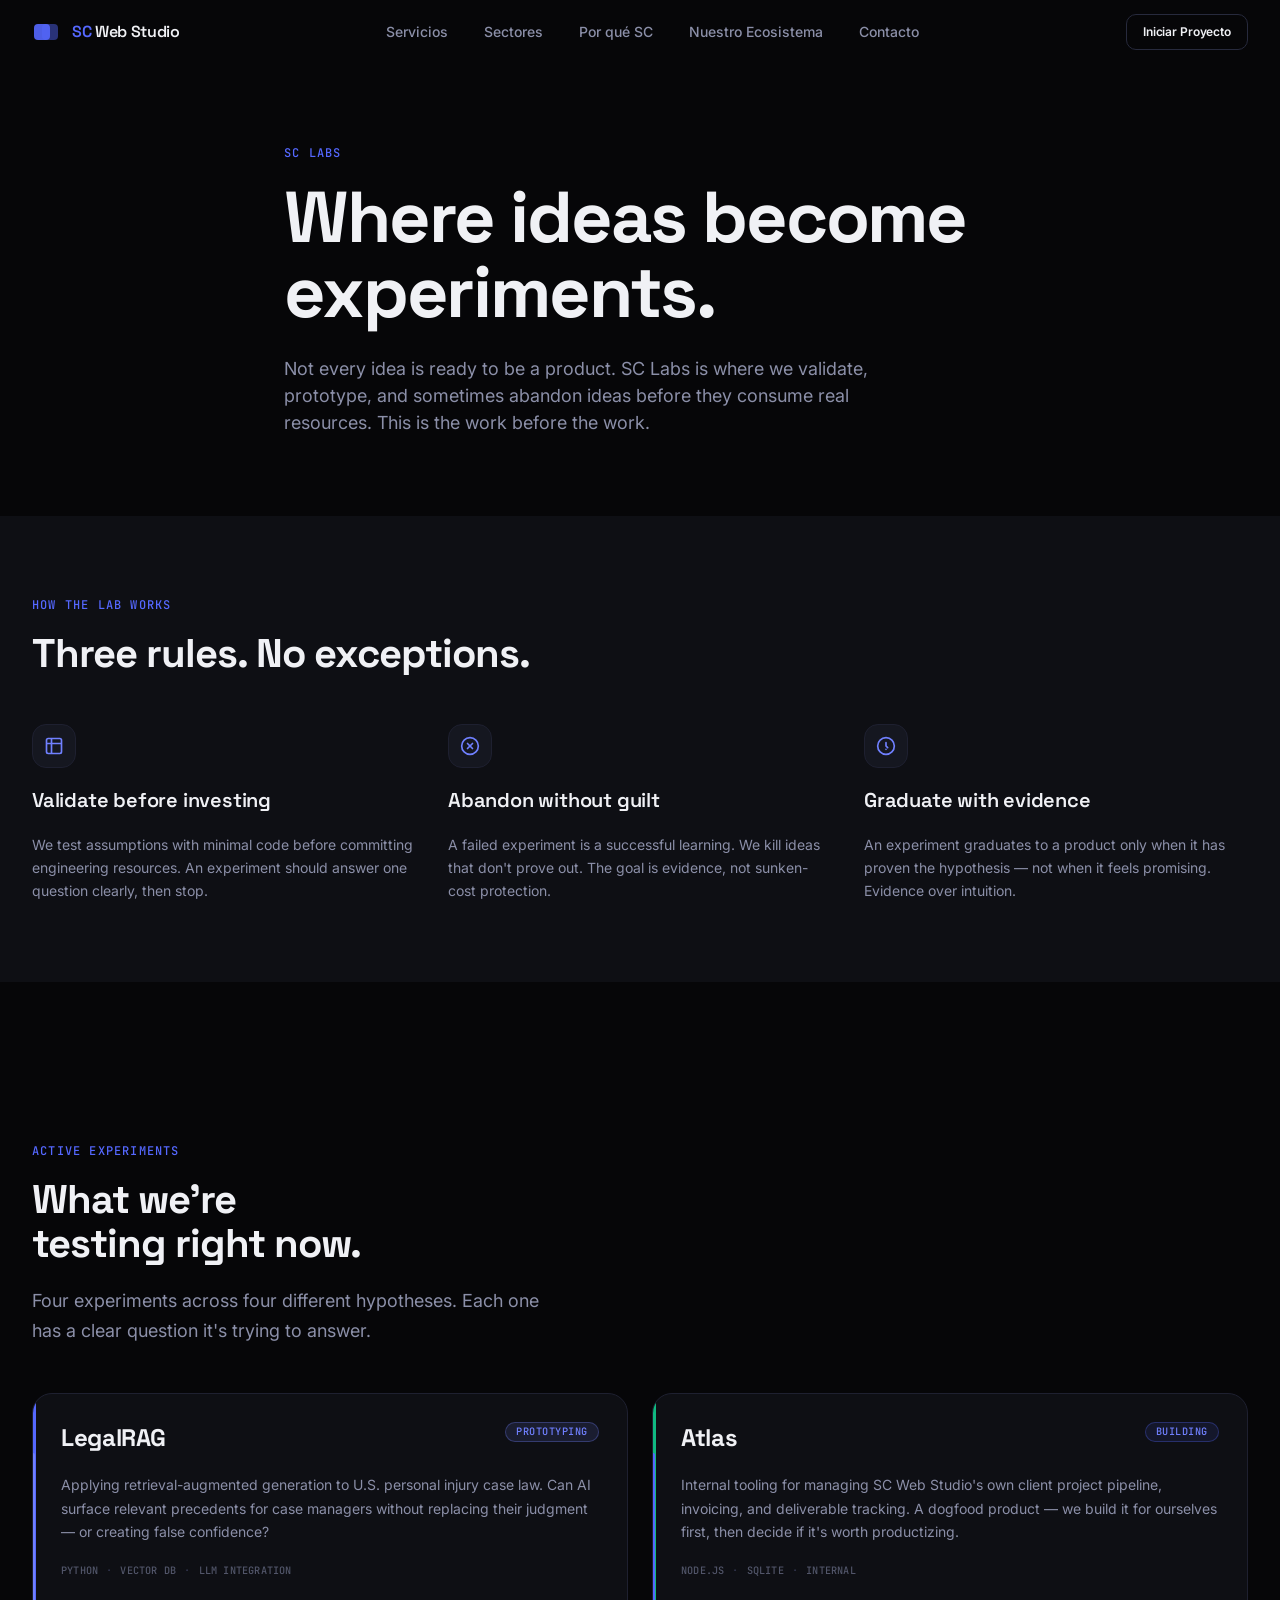
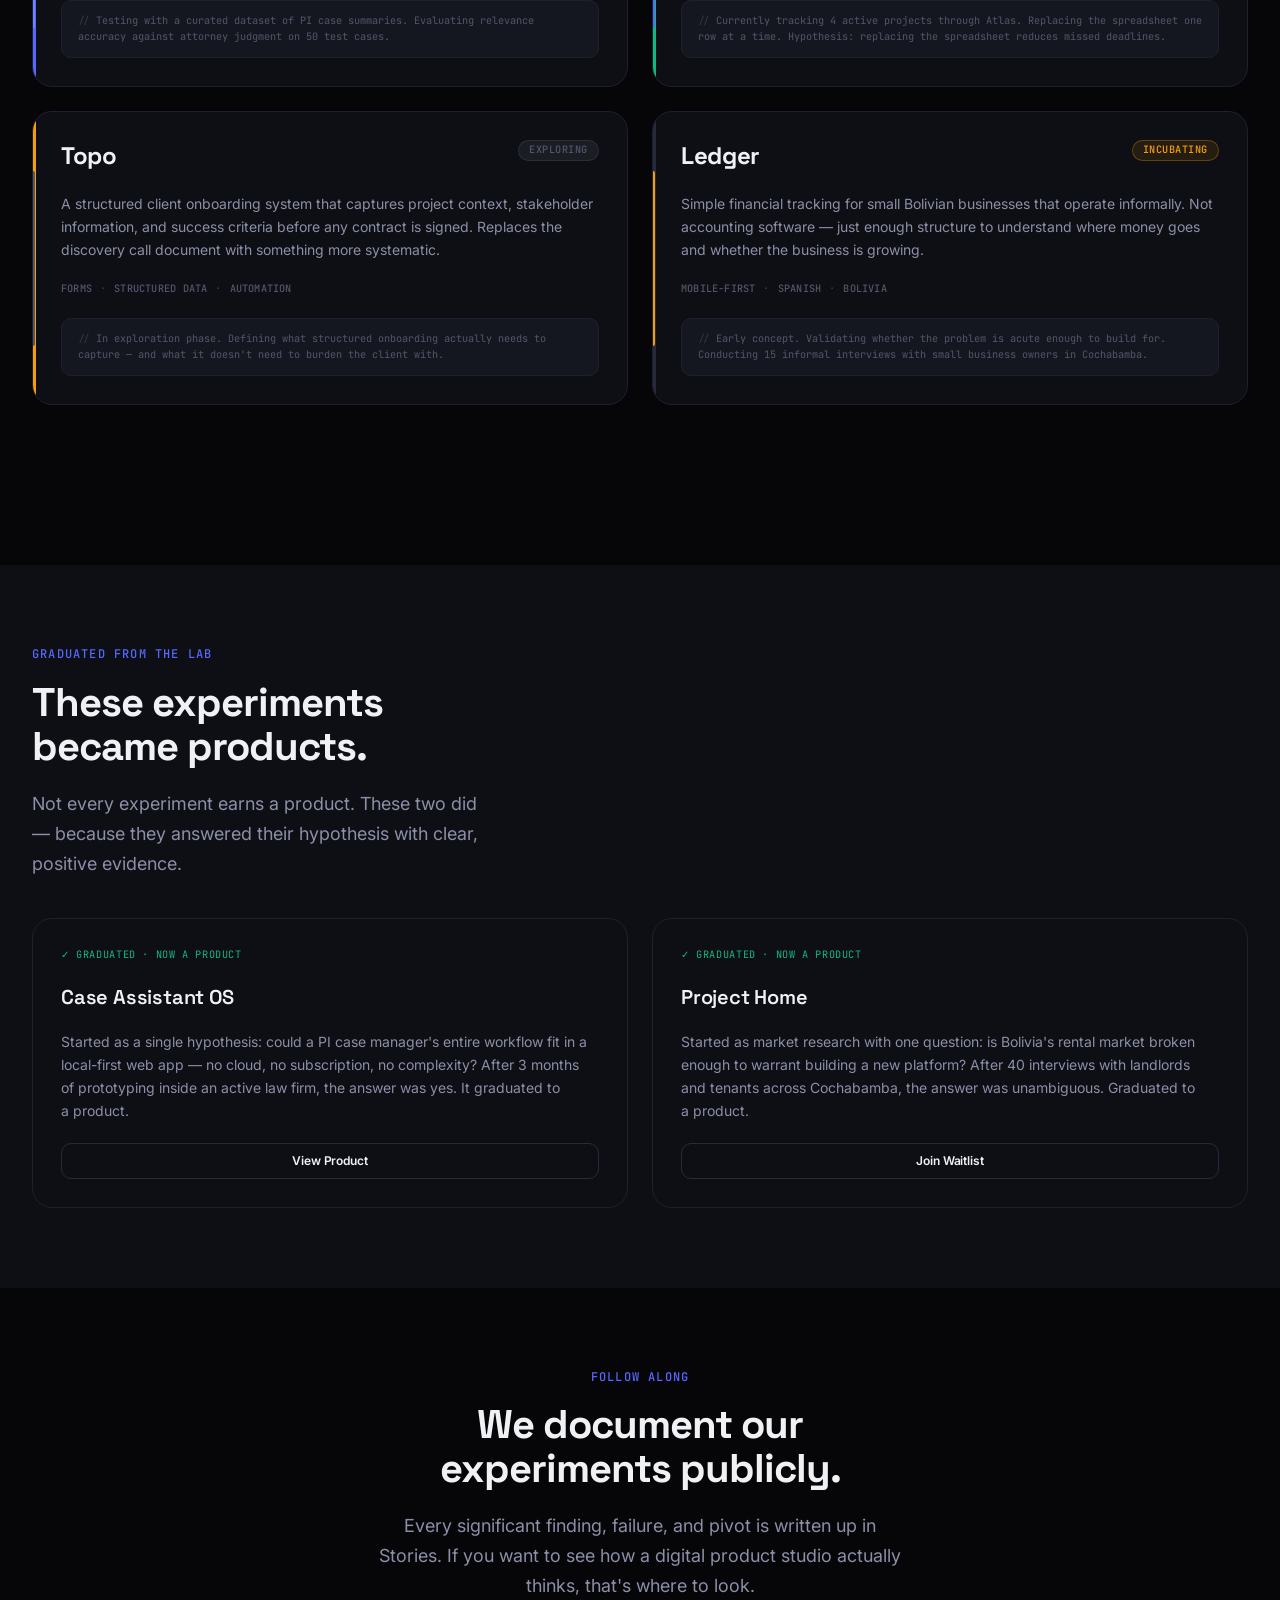
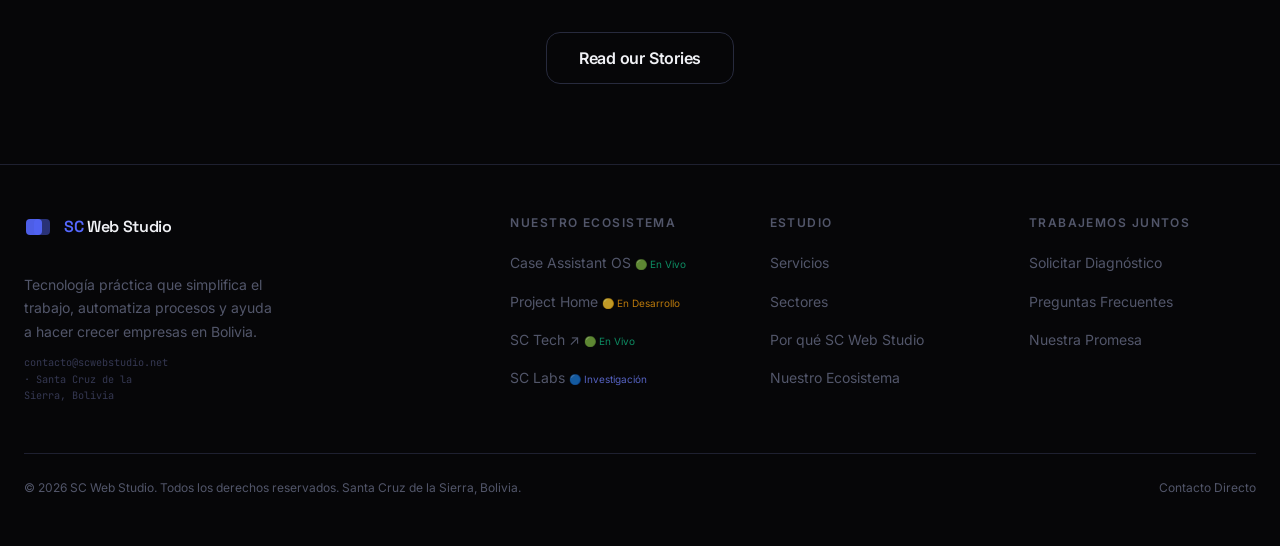
<file: labs/index.html>
<!DOCTYPE html>
<html lang="en">
<head>
  <meta charset="UTF-8">
  <meta name="viewport" content="width=device-width, initial-scale=1.0">
  <title>SC Labs — SC Web Studio</title>
  <meta name="description" content="SC Labs is where SC Web Studio tests ideas before they become products. Experiments in AI, automation, and software for underserved markets. Building in public.">
  <link rel="canonical" href="https://scwebstudio.com/labs/">
  <meta property="og:type" content="website">
  <meta property="og:url" content="https://scwebstudio.com/labs/">
  <meta property="og:title" content="SC Labs — SC Web Studio">
  <meta property="og:description" content="Where ideas become experiments. Validating hypotheses before committing engineering resources.">
  <meta name="twitter:card" content="summary_large_image">
  <meta name="twitter:title" content="SC Labs — SC Web Studio">

  <link rel="preconnect" href="https://fonts.googleapis.com">
  <link rel="preconnect" href="https://fonts.gstatic.com" crossorigin>
  <link href="https://fonts.googleapis.com/css2?family=Space+Grotesk:wght@400;500;600;700&family=Inter:wght@400;500;600&family=JetBrains+Mono:wght@400;500&display=swap" rel="stylesheet">

  <link rel="stylesheet" href="../shared/css/tokens.css">
  <link rel="stylesheet" href="../shared/css/reset.css">
  <link rel="stylesheet" href="../shared/css/typography.css">
  <link rel="stylesheet" href="../shared/css/layout.css">
  <link rel="stylesheet" href="../shared/css/utilities.css">
  <link rel="stylesheet" href="../shared/css/components/nav.css">
  <link rel="stylesheet" href="../shared/css/components/buttons.css">
  <link rel="stylesheet" href="../shared/css/components/cards.css">
  <link rel="stylesheet" href="../shared/css/components/badges.css">
  <link rel="stylesheet" href="../shared/css/components/modals.css">

  <style>
    /* ── Hero ──────────────────────────────────────────────────────── */
    .labs-hero {
      padding: calc(var(--nav-height) + var(--space-20)) var(--space-6) var(--space-20);
      max-width: var(--max-width-content);
      margin: 0 auto;
    }

    /* ── Philosophy pillars ─────────────────────────────────────────── */
    .philosophy-grid {
      display: grid;
      grid-template-columns: 1fr;
      gap: var(--space-8);
      margin-top: var(--space-12);
    }
    @media (min-width: 768px) {
      .philosophy-grid { grid-template-columns: repeat(3, 1fr); }
    }
    .philosophy-pillar {
      display: flex;
      flex-direction: column;
      gap: var(--space-4);
    }
    .philosophy-icon {
      width: 44px;
      height: 44px;
      border-radius: var(--radius-lg);
      background: var(--bg-surface-raised);
      border: 1px solid var(--border-subtle);
      display: flex;
      align-items: center;
      justify-content: center;
      color: var(--studio-400);
    }
    .philosophy-title {
      font-family: var(--font-display);
      font-size: var(--text-lg);
      font-weight: var(--weight-semibold);
      color: var(--text-primary);
      letter-spacing: -0.01em;
    }
    .philosophy-desc {
      font-size: var(--text-sm);
      color: var(--text-secondary);
      line-height: var(--leading-relaxed);
    }

    /* ── Experiment cards ───────────────────────────────────────────── */
    .experiments-grid {
      display: grid;
      grid-template-columns: 1fr;
      gap: var(--space-6);
      margin-top: var(--space-12);
    }
    @media (min-width: 768px) {
      .experiments-grid { grid-template-columns: repeat(2, 1fr); }
    }
    .card-lab {
      background: var(--bg-surface);
      border: 1px solid var(--border-subtle);
      border-radius: var(--radius-2xl);
      padding: var(--space-7);
      display: flex;
      flex-direction: column;
      gap: var(--space-5);
      position: relative;
      overflow: hidden;
      transition:
        border-color var(--duration-base) var(--ease-out),
        transform var(--duration-slow) var(--ease-spring);
    }
    .card-lab::before {
      content: '';
      position: absolute;
      left: 0;
      top: 0;
      bottom: 0;
      width: 3px;
      border-radius: var(--radius-full) 0 0 var(--radius-full);
    }
    .card-lab:hover {
      border-color: var(--border-default);
      transform: translateY(-3px);
    }
    .card-lab[data-status='prototyping']::before { background: var(--studio-500); }
    .card-lab[data-status='building']::before    { background: var(--tech-500, #10B981); }
    .card-lab[data-status='exploring']::before   { background: var(--home-500, #F59E0B); }
    .card-lab[data-status='incubating']::before  { background: var(--border-default); }

    .card-lab-header {
      display: flex;
      align-items: flex-start;
      justify-content: space-between;
      gap: var(--space-4);
    }
    .card-lab-title {
      font-family: var(--font-display);
      font-size: var(--text-xl);
      font-weight: var(--weight-bold);
      color: var(--text-primary);
      letter-spacing: -0.015em;
    }
    .card-lab-problem {
      font-size: var(--text-sm);
      color: var(--text-secondary);
      line-height: var(--leading-relaxed);
    }
    .card-lab-tags {
      display: flex;
      flex-wrap: wrap;
      gap: var(--space-2);
    }
    .card-lab-note {
      font-family: var(--font-mono);
      font-size: var(--text-2xs);
      color: var(--text-tertiary);
      line-height: 1.6;
      padding: var(--space-3) var(--space-4);
      background: var(--bg-surface-raised);
      border-radius: var(--radius-md);
      border: 1px solid var(--border-subtle);
    }
    .card-lab-note::before {
      content: '// ';
      opacity: 0.5;
    }

    /* ── Graduated section ──────────────────────────────────────────── */
    .graduated-grid {
      display: grid;
      grid-template-columns: 1fr;
      gap: var(--space-6);
      margin-top: var(--space-10);
    }
    @media (min-width: 768px) {
      .graduated-grid { grid-template-columns: repeat(2, 1fr); }
    }
    .graduated-card {
      background: var(--bg-surface);
      border: 1px solid var(--border-subtle);
      border-radius: var(--radius-2xl);
      padding: var(--space-7);
      display: flex;
      flex-direction: column;
      gap: var(--space-5);
      transition: border-color var(--duration-base) var(--ease-out);
    }
    .graduated-card:hover { border-color: var(--border-default); }
    .graduated-label {
      font-family: var(--font-mono);
      font-size: var(--text-2xs);
      color: var(--color-success, #10B981);
      letter-spacing: 0.06em;
      text-transform: uppercase;
    }
    .graduated-title {
      font-family: var(--font-display);
      font-size: var(--text-lg);
      font-weight: var(--weight-semibold);
      color: var(--text-primary);
      letter-spacing: -0.01em;
    }
    .graduated-desc {
      font-size: var(--text-sm);
      color: var(--text-secondary);
      line-height: var(--leading-relaxed);
      flex: 1;
    }
  </style>

  <script type="application/ld+json">
  {
    "@context": "https://schema.org",
    "@type": "WebPage",
    "@id": "https://scwebstudio.com/labs/#webpage",
    "url": "https://scwebstudio.com/labs/",
    "name": "SC Labs — SC Web Studio",
    "description": "Where ideas become experiments. SC Web Studio's R&D lab for testing hypotheses before they become products.",
    "isPartOf": { "@id": "https://scwebstudio.com/#website" },
    "inLanguage": "en-US"
  }
  </script>
</head>

<body class="page-wrapper" data-base-path="../">
  <a href="#main-content" class="skip-link">Skip to main content</a>
  <div class="scroll-progress" id="scroll-progress" aria-hidden="true"></div>

  <div id="sc-header"></div>
  <script src="../shared/js/core/shell.js" data-base="../"></script>

  <main id="main-content" class="page-content">

    <!-- ── §1 HERO ───────────────────────────────────────────────────── -->
    <section aria-labelledby="labs-heading" class="reveal">
      <div class="labs-hero">
        <p class="sh-label">SC Labs</p>
        <h1 class="display" id="labs-heading" style="max-width:18ch;">
          Where ideas become experiments.
        </h1>
        <p class="lead" style="margin-top:var(--space-6);max-width:56ch;">
          Not every idea is ready to be a product. SC Labs is where we validate, prototype, and sometimes abandon ideas before they consume real resources. This is the work before the work.
        </p>
      </div>
    </section>

    <!-- ── §2 PHILOSOPHY ─────────────────────────────────────────────── -->
    <section class="section section-surface" id="philosophy" aria-labelledby="philosophy-heading">
      <div class="container">
        <div class="reveal">
          <p class="sh-label">How the Lab Works</p>
          <h2 class="sh-heading" id="philosophy-heading">Three rules. No exceptions.</h2>
        </div>

        <div class="philosophy-grid reveal-group">

          <div class="philosophy-pillar reveal">
            <div class="philosophy-icon" aria-hidden="true">
              <svg width="20" height="20" viewBox="0 0 24 24" fill="none" stroke="currentColor" stroke-width="2" stroke-linecap="round" aria-hidden="true"><path d="M9 3H5a2 2 0 0 0-2 2v4m6-6h10a2 2 0 0 1 2 2v4M9 3v18m0 0h10a2 2 0 0 0 2-2V9M9 21H5a2 2 0 0 1-2-2V9m0 0h18"/></svg>
            </div>
            <p class="philosophy-title">Validate before investing</p>
            <p class="philosophy-desc">We test assumptions with minimal code before committing engineering resources. An experiment should answer one question clearly, then stop.</p>
          </div>

          <div class="philosophy-pillar reveal">
            <div class="philosophy-icon" aria-hidden="true">
              <svg width="20" height="20" viewBox="0 0 24 24" fill="none" stroke="currentColor" stroke-width="2" stroke-linecap="round" aria-hidden="true"><circle cx="12" cy="12" r="10"/><line x1="15" y1="9" x2="9" y2="15"/><line x1="9" y1="9" x2="15" y2="15"/></svg>
            </div>
            <p class="philosophy-title">Abandon without guilt</p>
            <p class="philosophy-desc">A failed experiment is a successful learning. We kill ideas that don't prove out. The goal is evidence, not sunken-cost protection.</p>
          </div>

          <div class="philosophy-pillar reveal">
            <div class="philosophy-icon" aria-hidden="true">
              <svg width="20" height="20" viewBox="0 0 24 24" fill="none" stroke="currentColor" stroke-width="2" stroke-linecap="round" aria-hidden="true"><circle cx="12" cy="12" r="10"/><polyline points="12 8 12 12 14 14"/><line x1="12" y1="16" x2="12.01" y2="16"/></svg>
            </div>
            <p class="philosophy-title">Graduate with evidence</p>
            <p class="philosophy-desc">An experiment graduates to a product only when it has proven the hypothesis — not when it feels promising. Evidence over intuition.</p>
          </div>

        </div>
      </div>
    </section>

    <!-- ── §3 CURRENT EXPERIMENTS ────────────────────────────────────── -->
    <section class="section section-xl" id="experiments" aria-labelledby="experiments-heading">
      <div class="container">
        <div class="reveal">
          <p class="sh-label">Active Experiments</p>
          <h2 class="sh-heading" id="experiments-heading">What we're testing right now.</h2>
          <p class="sh-lead">Four experiments across four different hypotheses. Each one has a clear question it's trying to answer.</p>
        </div>

        <div class="experiments-grid reveal-group">

          <!-- LegalRAG -->
          <div class="card-lab reveal" data-status="prototyping" aria-label="LegalRAG experiment">
            <div class="card-lab-header">
              <h3 class="card-lab-title">LegalRAG</h3>
              <span class="badge badge-prototyping" role="status">Prototyping</span>
            </div>
            <p class="card-lab-problem">Applying retrieval-augmented generation to U.S. personal injury case law. Can AI surface relevant precedents for case managers without replacing their judgment — or creating false confidence?</p>
            <div class="card-lab-tags">
              <span class="tech-label">Python</span>
              <span class="tech-label">Vector DB</span>
              <span class="tech-label">LLM Integration</span>
            </div>
            <p class="card-lab-note">Testing with a curated dataset of PI case summaries. Evaluating relevance accuracy against attorney judgment on 50 test cases.</p>
          </div>

          <!-- Atlas -->
          <div class="card-lab reveal" data-status="building" aria-label="Atlas experiment">
            <div class="card-lab-header">
              <h3 class="card-lab-title">Atlas</h3>
              <span class="badge badge-building" role="status">Building</span>
            </div>
            <p class="card-lab-problem">Internal tooling for managing SC Web Studio's own client project pipeline, invoicing, and deliverable tracking. A dogfood product — we build it for ourselves first, then decide if it's worth productizing.</p>
            <div class="card-lab-tags">
              <span class="tech-label">Node.js</span>
              <span class="tech-label">SQLite</span>
              <span class="tech-label">Internal</span>
            </div>
            <p class="card-lab-note">Currently tracking 4 active projects through Atlas. Replacing the spreadsheet one row at a time. Hypothesis: replacing the spreadsheet reduces missed deadlines.</p>
          </div>

          <!-- Topo -->
          <div class="card-lab reveal" data-status="exploring" aria-label="Topo experiment">
            <div class="card-lab-header">
              <h3 class="card-lab-title">Topo</h3>
              <span class="badge badge-exploring" role="status">Exploring</span>
            </div>
            <p class="card-lab-problem">A structured client onboarding system that captures project context, stakeholder information, and success criteria before any contract is signed. Replaces the discovery call document with something more systematic.</p>
            <div class="card-lab-tags">
              <span class="tech-label">Forms</span>
              <span class="tech-label">Structured Data</span>
              <span class="tech-label">Automation</span>
            </div>
            <p class="card-lab-note">In exploration phase. Defining what structured onboarding actually needs to capture — and what it doesn't need to burden the client with.</p>
          </div>

          <!-- Ledger -->
          <div class="card-lab reveal" data-status="incubating" aria-label="Ledger experiment">
            <div class="card-lab-header">
              <h3 class="card-lab-title">Ledger</h3>
              <span class="badge badge-incubating" role="status">Incubating</span>
            </div>
            <p class="card-lab-problem">Simple financial tracking for small Bolivian businesses that operate informally. Not accounting software — just enough structure to understand where money goes and whether the business is growing.</p>
            <div class="card-lab-tags">
              <span class="tech-label">Mobile-First</span>
              <span class="tech-label">Spanish</span>
              <span class="tech-label">Bolivia</span>
            </div>
            <p class="card-lab-note">Early concept. Validating whether the problem is acute enough to build for. Conducting 15 informal interviews with small business owners in Cochabamba.</p>
          </div>

        </div>
      </div>
    </section>

    <!-- ── §4 GRADUATED ──────────────────────────────────────────────── -->
    <section class="section section-surface" id="graduated" aria-labelledby="graduated-heading">
      <div class="container">
        <div class="reveal">
          <p class="sh-label">Graduated from the Lab</p>
          <h2 class="sh-heading" id="graduated-heading">These experiments became products.</h2>
          <p class="sh-lead">Not every experiment earns a product. These two did — because they answered their hypothesis with clear, positive evidence.</p>
        </div>

        <div class="graduated-grid reveal-group">

          <div class="graduated-card reveal">
            <p class="graduated-label">✓ Graduated · Now a Product</p>
            <h3 class="graduated-title">Case Assistant OS</h3>
            <p class="graduated-desc">Started as a single hypothesis: could a PI case manager's entire workflow fit in a local-first web app — no cloud, no subscription, no complexity? After 3 months of prototyping inside an active law firm, the answer was yes. It graduated to a product.</p>
            <a href="../products/case-assistant-os/" class="btn btn-secondary btn-sm" id="labs-cao-link">View Product</a>
          </div>

          <div class="graduated-card reveal">
            <p class="graduated-label">✓ Graduated · Now a Product</p>
            <h3 class="graduated-title">Project Home</h3>
            <p class="graduated-desc">Started as market research with one question: is Bolivia's rental market broken enough to warrant building a new platform? After 40 interviews with landlords and tenants across Cochabamba, the answer was unambiguous. Graduated to a product.</p>
            <a href="../products/project-home/" class="btn btn-secondary btn-sm" id="labs-ph-link">Join Waitlist</a>
          </div>

        </div>
      </div>
    </section>

    <!-- ── §5 FOLLOW CTA ─────────────────────────────────────────────── -->
    <section class="section" id="follow-labs" aria-labelledby="follow-heading">
      <div class="container" style="max-width:600px;text-align:center;">
        <div class="reveal">
          <p class="sh-label">Follow Along</p>
          <h2 class="sh-heading" id="follow-heading" style="text-align:center;margin-left:auto;margin-right:auto;">
            We document our experiments publicly.
          </h2>
          <p class="sh-lead" style="text-align:center;margin:0 auto var(--space-8);">
            Every significant finding, failure, and pivot is written up in Stories. If you want to see how a digital product studio actually thinks, that's where to look.
          </p>
          <a href="../stories/" class="btn btn-secondary btn-lg" id="labs-stories-link">Read our Stories</a>
        </div>
      </div>
    </section>

  </main>

  <div id="sc-footer"></div>

  <script src="../shared/js/core/nav.js" defer></script>
  <script src="../shared/js/core/scroll.js" defer></script>

</body>
</html>
</file>
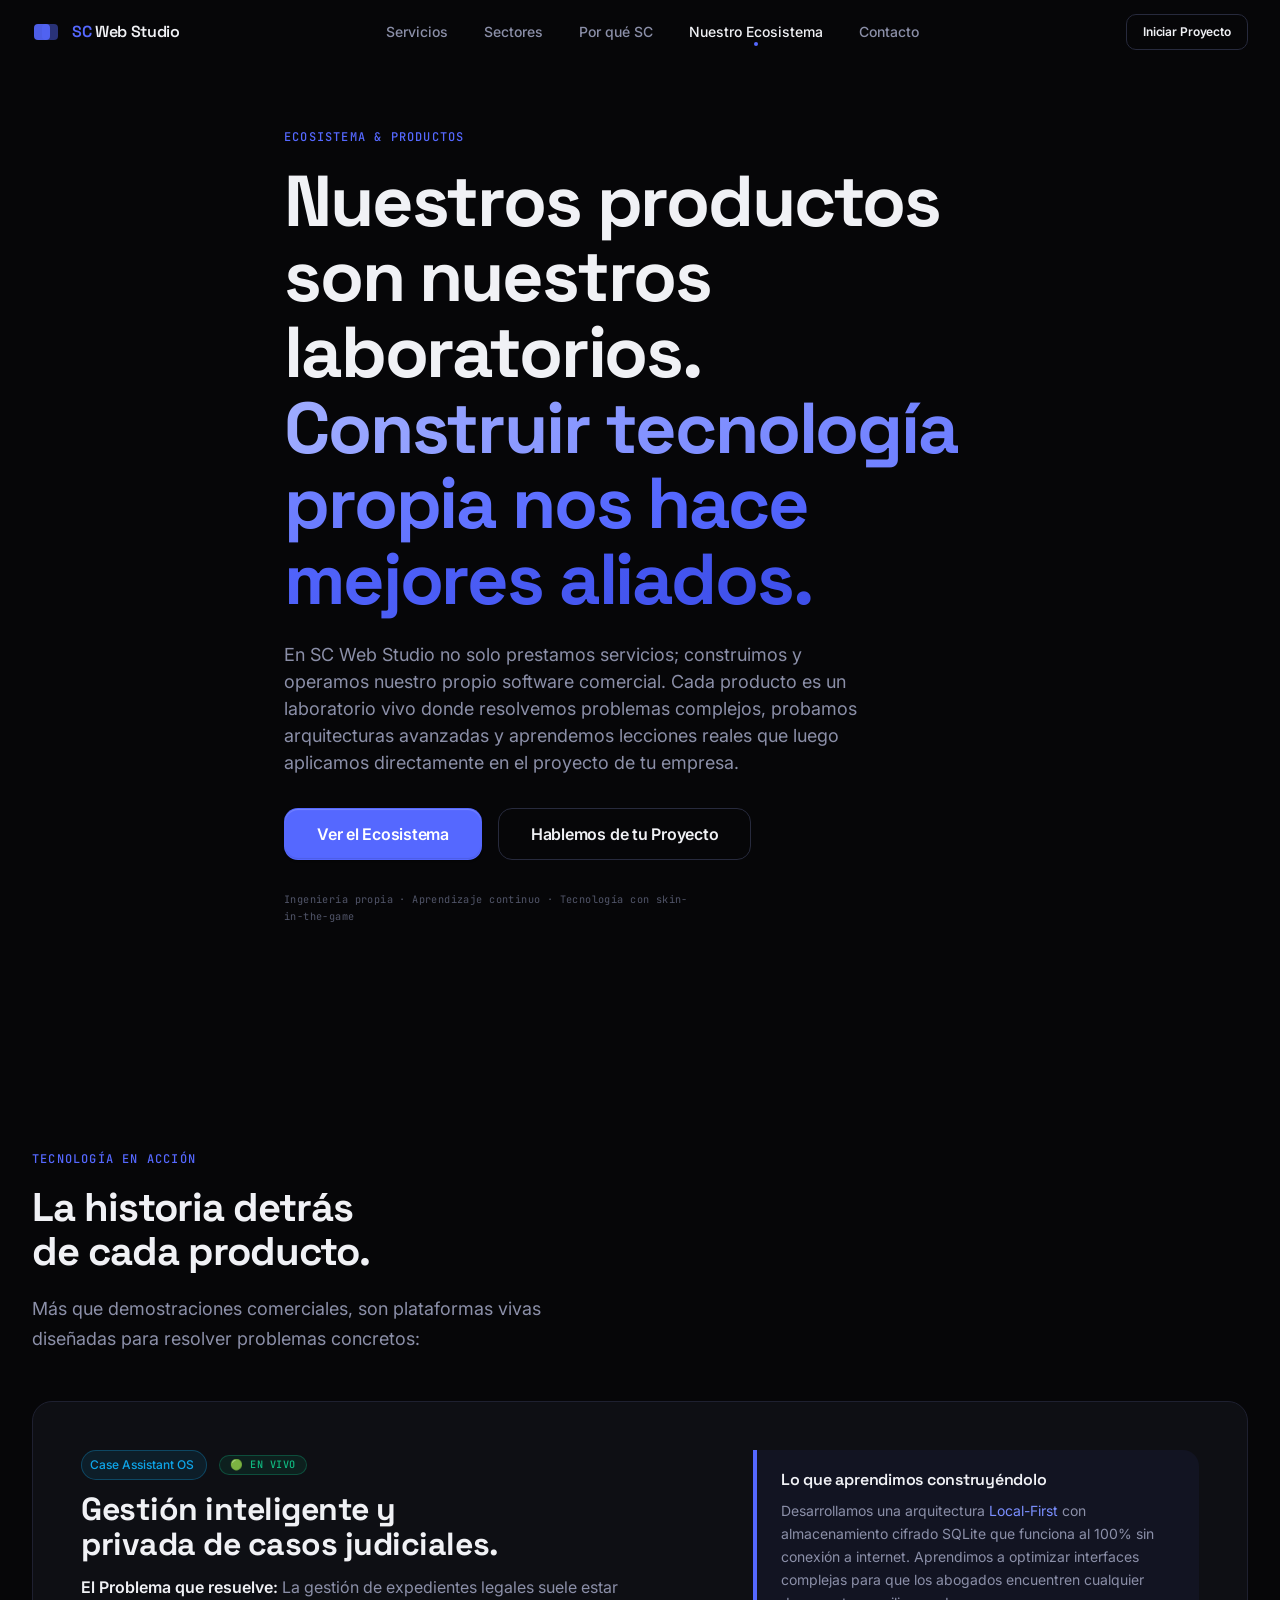
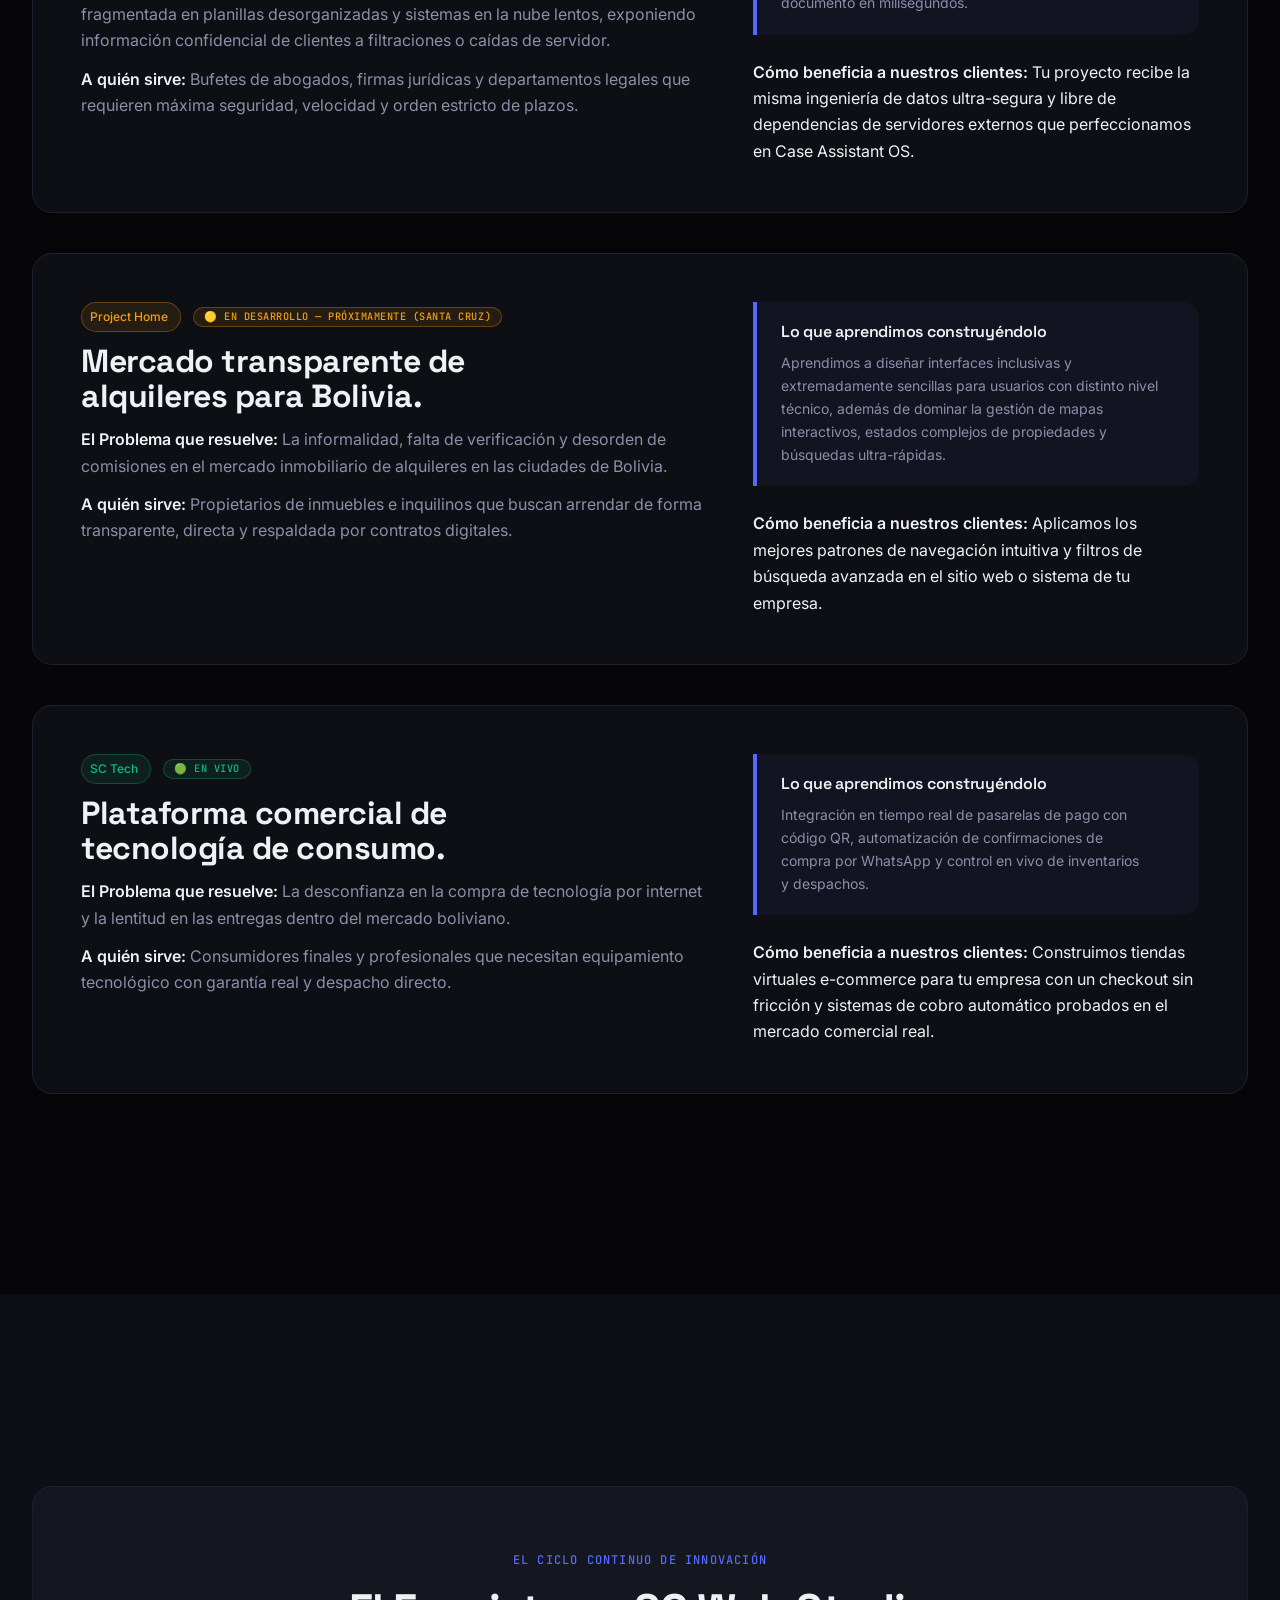
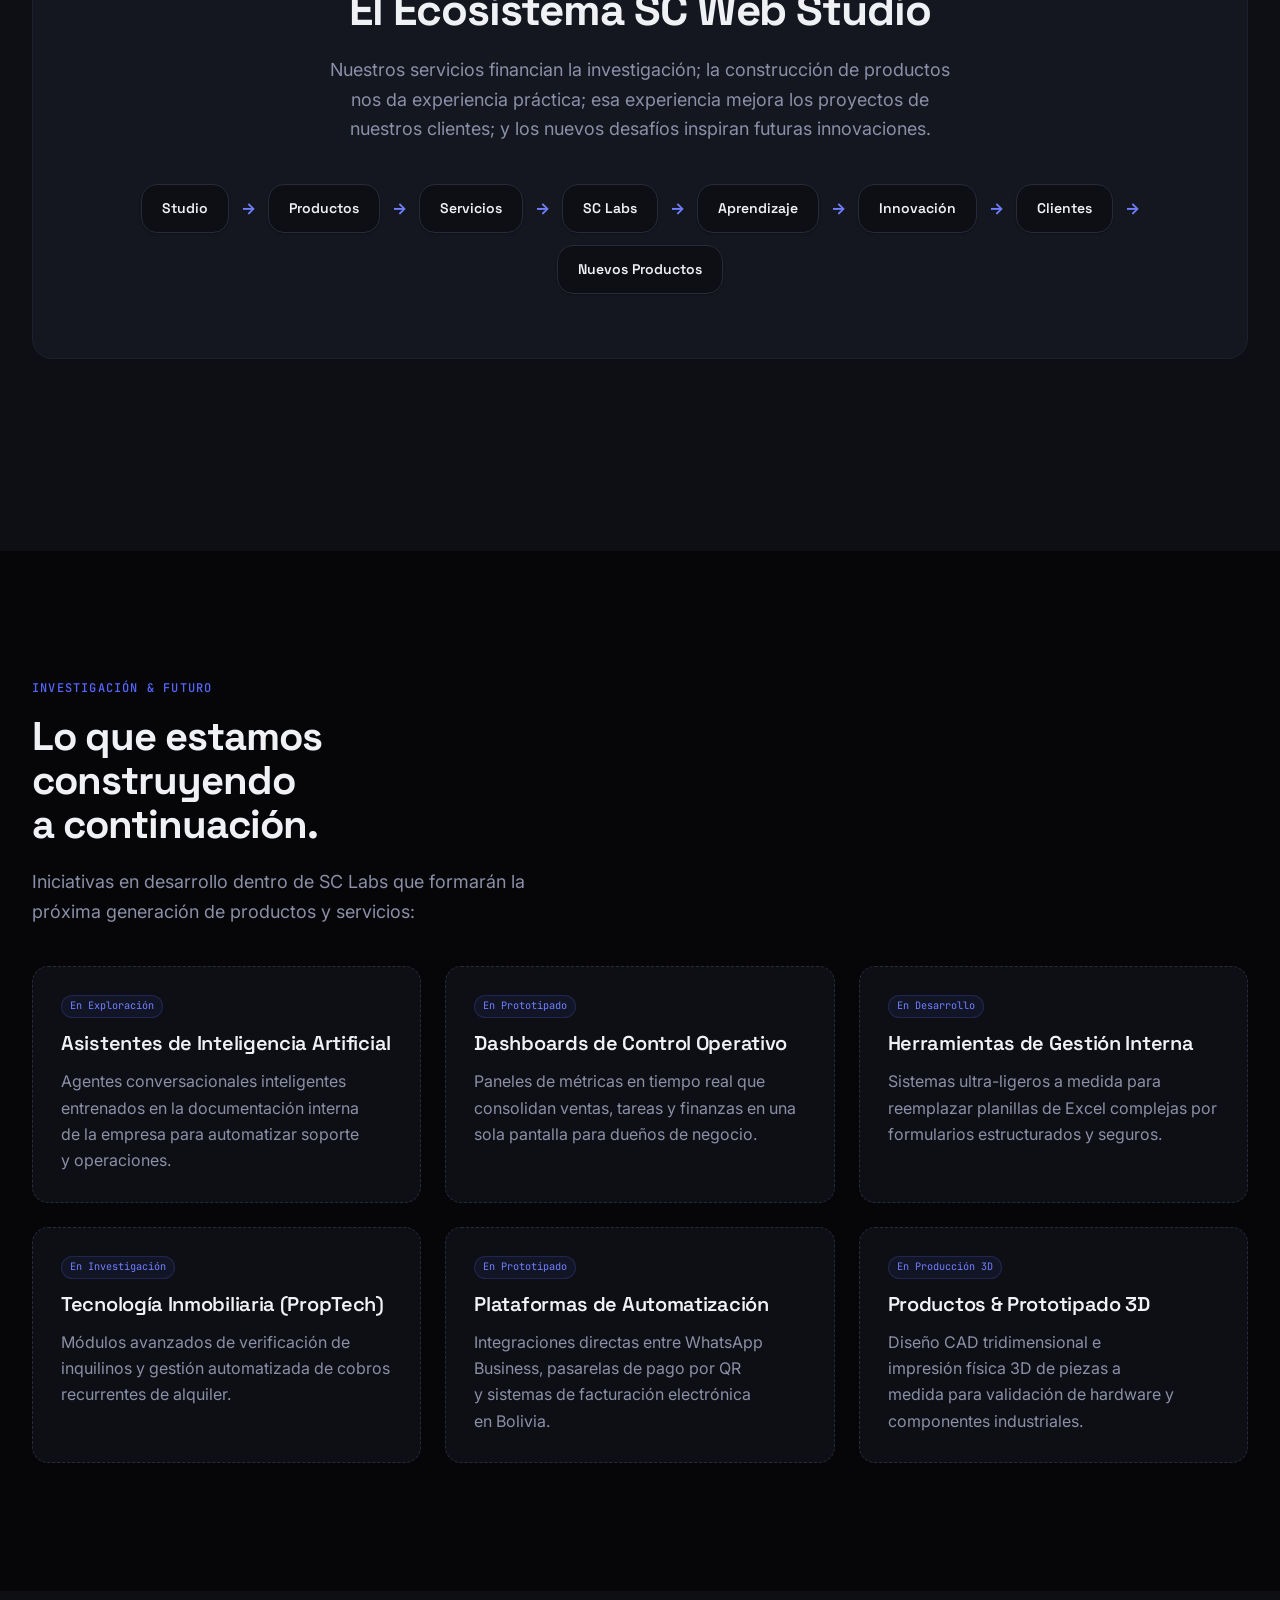
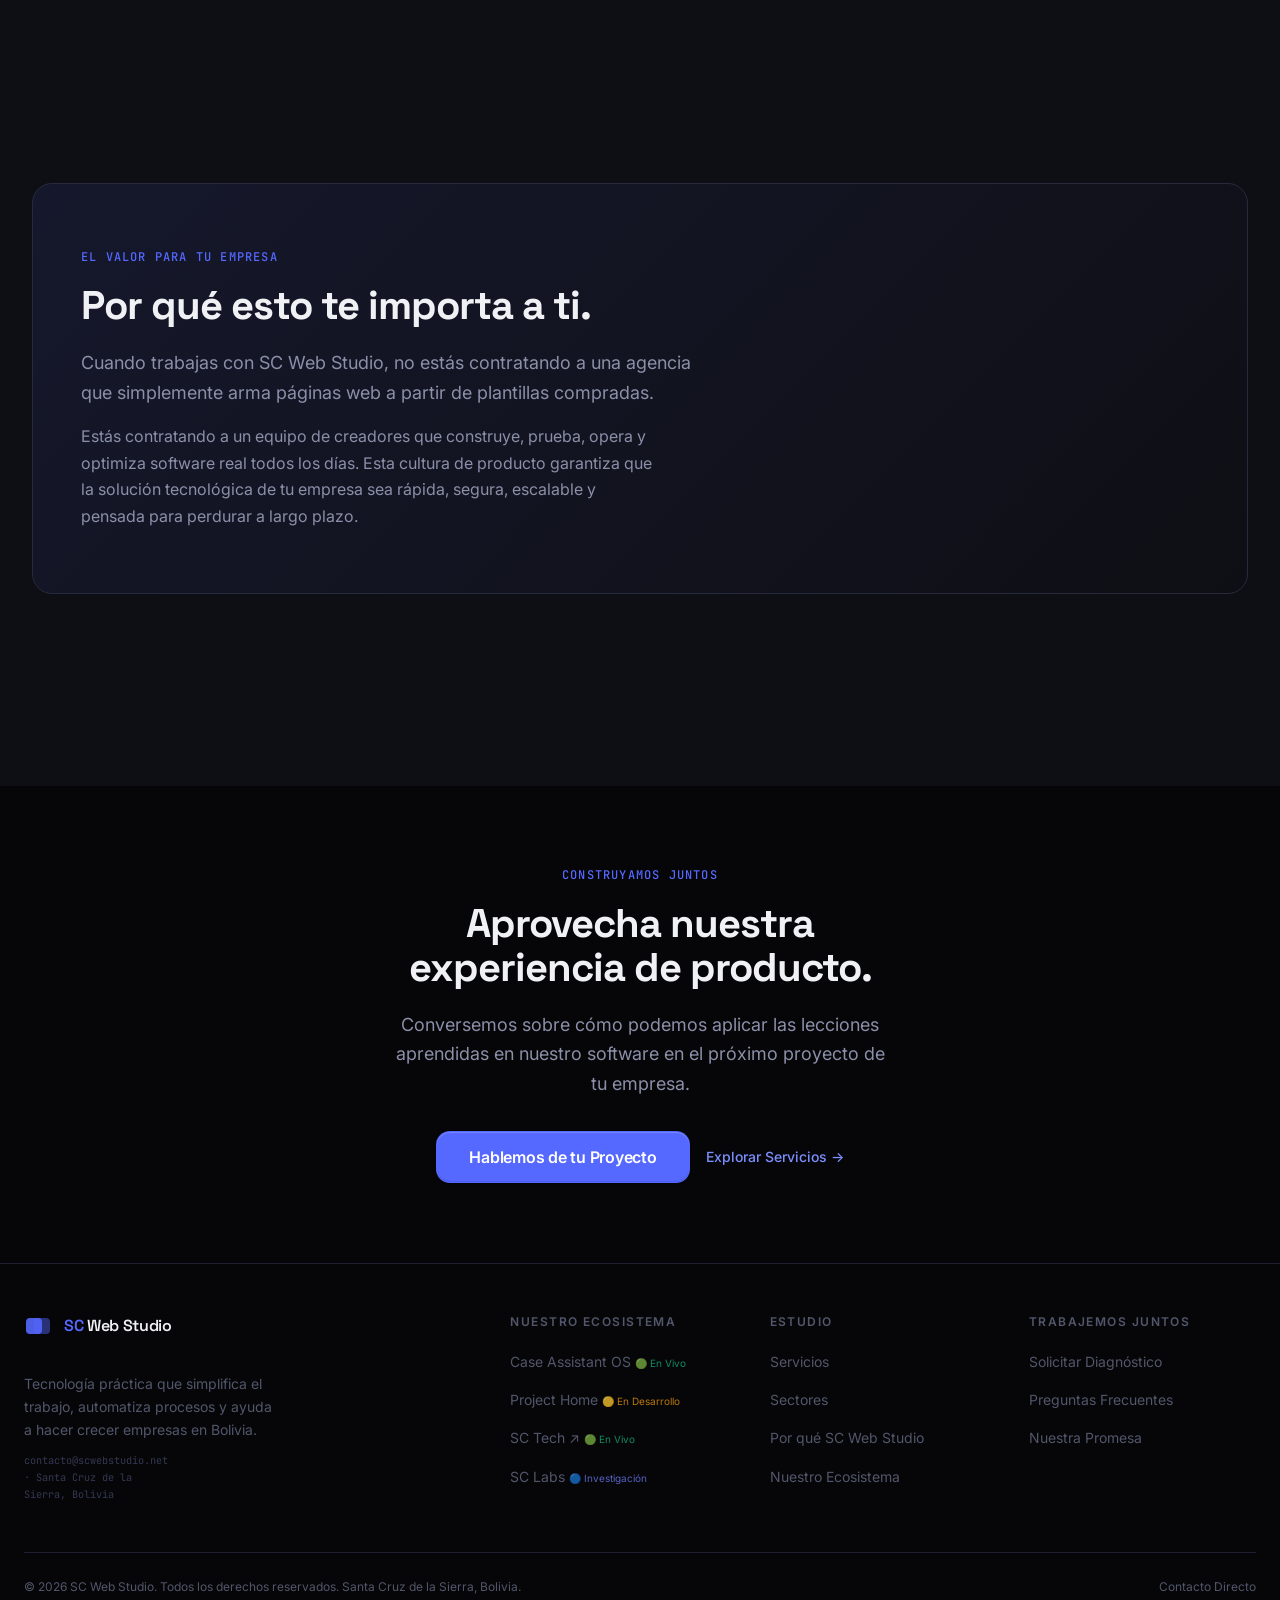
<file: products/index.html>
<!DOCTYPE html>
<html lang="es">
<head>
  <meta charset="UTF-8">
  <meta name="viewport" content="width=device-width, initial-scale=1.0">

  <!-- ── Primary SEO ────────────────────────────────────────────────────── -->
  <title>Productos &amp; Ecosistema — SC Web Studio Bolivia</title>
  <meta name="description" content="Nuestros productos son nuestros laboratorios. Descubre cómo Case Assistant OS, Project Home y SC Tech impulsan la ingeniería y la innovación que entregamos a nuestros clientes.">
  <meta name="keywords" content="SC Web Studio productos, Case Assistant OS, Project Home Bolivia, SC Tech, ecosistema digital, laboratorio de software, desarrollo de productos Bolivia">
  <meta name="author" content="SC Web Studio">
  <meta name="robots" content="index, follow">
  <link rel="canonical" href="https://scwebstudio.com/products/">

  <!-- ── Open Graph ──────────────────────────────────────────────────────── -->
  <meta property="og:type"        content="website">
  <meta property="og:url"         content="https://scwebstudio.com/products/">
  <meta property="og:title"       content="Productos &amp; Ecosistema — SC Web Studio Bolivia">
  <meta property="og:description" content="Nuestros productos son nuestros laboratorios. Cada aprendizaje en software propio eleva la calidad de nuestros servicios para clientes.">
  <meta property="og:site_name"   content="SC Web Studio">
  <meta property="og:locale"      content="es_BO">
  <meta property="og:image"       content="https://scwebstudio.com/shared/assets/og/home.jpg">

  <!-- ── Twitter Card ───────────────────────────────────────────────────── -->
  <meta name="twitter:card"        content="summary_large_image">
  <meta name="twitter:title"       content="Productos &amp; Ecosistema — SC Web Studio Bolivia">
  <meta name="twitter:description" content="Un estudio que construye productos reales para resolver problemas reales en Bolivia y el mundo.">

  <!-- ── Fonts & CSS ────────────────────────────────────────────────────── -->
  <link rel="preconnect" href="https://fonts.googleapis.com">
  <link rel="preconnect" href="https://fonts.gstatic.com" crossorigin>
  <link href="https://fonts.googleapis.com/css2?family=Space+Grotesk:wght@400;500;600;700&family=Inter:wght@400;500;600&family=JetBrains+Mono:wght@400;500&display=swap" rel="stylesheet">

  <link rel="stylesheet" href="../shared/css/tokens.css">
  <link rel="stylesheet" href="../shared/css/reset.css">
  <link rel="stylesheet" href="../shared/css/typography.css">
  <link rel="stylesheet" href="../shared/css/layout.css">
  <link rel="stylesheet" href="../shared/css/utilities.css">
  <link rel="stylesheet" href="../shared/css/components/nav.css">
  <link rel="stylesheet" href="../shared/css/components/buttons.css">
  <link rel="stylesheet" href="../shared/css/components/cards.css">
  <link rel="stylesheet" href="../shared/css/components/badges.css">
  <link rel="stylesheet" href="../shared/css/components/modals.css">
  <link rel="stylesheet" href="../shared/css/components/forms.css">

  <style>
    /* ── Hero ──────────────────────────────────────────────────────── */
    .prod-hero {
      padding: calc(var(--nav-height) + var(--space-16)) var(--space-6) var(--space-16);
      max-width: var(--max-width-content);
      margin: 0 auto;
    }

    .hero-h1-accent {
      background: linear-gradient(135deg, #A0ADFF 0%, var(--studio-500) 60%, #3D4EE8 100%);
      -webkit-background-clip: text;
      -webkit-text-fill-color: transparent;
      background-clip: text;
    }

    .prod-hero-trust {
      font-family: var(--font-mono);
      font-size: var(--text-2xs);
      color: var(--text-tertiary);
      margin-top: var(--space-8);
      letter-spacing: 0.04em;
    }

    /* ── Storytelling Product Cards ──────────────────────────────────── */
    .prod-story-card {
      background: var(--bg-surface);
      border: 1px solid var(--border-subtle);
      border-radius: var(--radius-2xl);
      padding: var(--space-8);
      margin-bottom: var(--space-10);
      display: flex;
      flex-direction: column;
      gap: var(--space-6);
      transition:
        transform var(--duration-slow) var(--ease-spring),
        box-shadow var(--duration-slow) var(--ease-out),
        border-color var(--duration-base) var(--ease-out);
    }

    @media (min-width: 768px) {
      .prod-story-card { padding: var(--space-12); }
    }

    .prod-story-card:hover {
      border-color: var(--border-default);
      transform: translateY(-4px);
      box-shadow: var(--shadow-card-hover);
    }

    .prod-story-grid {
      display: grid;
      grid-template-columns: 1fr;
      gap: var(--space-8);
    }

    @media (min-width: 1024px) {
      .prod-story-grid {
        grid-template-columns: 7fr 5fr;
        gap: var(--space-12);
        align-items: start;
      }
    }

    .prod-story-block {
      display: flex;
      flex-direction: column;
      gap: var(--space-3);
    }

    .prod-story-label {
      font-family: var(--font-mono);
      font-size: var(--text-2xs);
      color: var(--studio-400);
      text-transform: uppercase;
      letter-spacing: 0.06em;
    }

    .prod-story-title {
      font-family: var(--font-display);
      font-size: clamp(1.5rem, 3vw, 2rem);
      font-weight: var(--weight-bold);
      color: var(--text-primary);
      line-height: var(--leading-tight);
    }

    .prod-learned-box {
      background: rgba(85, 104, 255, 0.06);
      border-left: 4px solid var(--studio-500);
      border-radius: 0 var(--radius-xl) var(--radius-xl) 0;
      padding: var(--space-5) var(--space-6);
    }

    .prod-learned-box h4 {
      font-family: var(--font-display);
      font-size: var(--text-base);
      font-weight: var(--weight-semibold);
      color: var(--text-primary);
      margin-bottom: var(--space-2);
    }

    .prod-learned-box p {
      font-size: var(--text-sm);
      color: var(--text-secondary);
      line-height: var(--leading-relaxed);
    }

    /* ── Ecosystem Loop Section ──────────────────────────────────────── */
    .eco-loop-container {
      background: var(--bg-surface-raised);
      border: 1px solid var(--border-subtle);
      border-radius: var(--radius-2xl);
      padding: var(--space-10) var(--space-6);
      margin-block: var(--space-16);
      text-align: center;
    }

    @media (min-width: 768px) {
      .eco-loop-container { padding: var(--space-16) var(--space-12); }
    }

    .eco-loop-flow {
      display: flex;
      flex-wrap: wrap;
      align-items: center;
      justify-content: center;
      gap: var(--space-3);
      margin-top: var(--space-10);
    }

    .eco-flow-step {
      background: var(--bg-surface);
      border: 1px solid var(--border-default);
      border-radius: var(--radius-xl);
      padding: var(--space-3) var(--space-5);
      font-family: var(--font-display);
      font-size: var(--text-sm);
      font-weight: var(--weight-semibold);
      color: var(--text-primary);
      display: inline-flex;
      align-items: center;
      gap: var(--space-2);
      box-shadow: var(--shadow-sm);
    }

    .eco-flow-arrow {
      color: var(--studio-400);
      font-size: var(--text-base);
      font-weight: var(--weight-bold);
    }

    /* ── Future Products Grid ────────────────────────────────────────── */
    .future-grid {
      display: grid;
      grid-template-columns: 1fr;
      gap: var(--space-6);
      margin-top: var(--space-10);
    }

    @media (min-width: 640px) {
      .future-grid { grid-template-columns: repeat(2, 1fr); }
    }

    @media (min-width: 1024px) {
      .future-grid { grid-template-columns: repeat(3, 1fr); }
    }

    .future-card {
      background: var(--bg-surface);
      border: 1px dashed var(--border-default);
      border-radius: var(--radius-xl);
      padding: var(--space-7);
      display: flex;
      flex-direction: column;
      gap: var(--space-3);
      position: relative;
    }

    .future-tag {
      font-family: var(--font-mono);
      font-size: var(--text-2xs);
      color: var(--studio-400);
      background: rgba(85, 104, 255, 0.08);
      border: 1px solid rgba(85, 104, 255, 0.2);
      padding: 2px 8px;
      border-radius: var(--radius-full);
      width: fit-content;
    }

    /* ── Why This Matters Section ────────────────────────────────────── */
    .matters-box {
      background: linear-gradient(135deg, rgba(85, 104, 255, 0.1) 0%, var(--bg-surface) 100%);
      border: 1px solid var(--border-default);
      border-radius: var(--radius-2xl);
      padding: var(--space-12) var(--space-8);
      margin-block: var(--space-16);
    }

    @media (min-width: 768px) {
      .matters-box { padding: var(--space-16) var(--space-12); }
    }

    /* ── Final CTA ──────────────────────────────────────────────────── */
    .final-cta-section {
      padding: var(--space-20) var(--space-6);
      text-align: center;
    }

    .cta-actions {
      display: flex;
      flex-wrap: wrap;
      align-items: center;
      justify-content: center;
      gap: var(--space-4);
      margin-top: var(--space-8);
    }
  </style>

  <!-- ── Structured Data ─────────────────────────────────────────────────── -->
  <script type="application/ld+json">
  {
    "@context": "https://schema.org",
    "@type": "WebPage",
    "@id": "https://scwebstudio.com/products/#webpage",
    "url": "https://scwebstudio.com/products/",
    "name": "Productos & Ecosistema — SC Web Studio Bolivia",
    "description": "Nuestros productos son nuestros laboratorios. Case Assistant OS, Project Home y SC Tech demuestran nuestra capacidad de ingeniería.",
    "isPartOf": { "@id": "https://scwebstudio.com/#website" },
    "inLanguage": "es-BO"
  }
  </script>
</head>

<body class="page-wrapper" data-base-path="../">
  <a href="#main-content" class="skip-link">Saltar al contenido principal</a>
  <div class="scroll-progress" id="scroll-progress" aria-hidden="true"></div>

  <!-- Header Shell -->
  <div id="sc-header"></div>
  <script src="../shared/js/core/shell.js" data-base="../"></script>

  <main id="main-content" class="page-content">

    <!-- ════════════════════════════════════════
         §1 HERO & INTRODUCCIÓN
    ═════════════════════════════════════════ -->
    <section aria-labelledby="prod-hero-heading" class="reveal">
      <div class="prod-hero">
        <p class="sh-label">Ecosistema &amp; Productos</p>
        <h1 class="display" id="prod-hero-heading" style="max-width:18ch;">
          Nuestros productos son nuestros laboratorios.<br>
          <span class="hero-h1-accent">Construir tecnología propia nos hace mejores aliados.</span>
        </h1>
        <p class="lead" style="margin-top:var(--space-6);max-width:54ch;">
          En SC Web Studio no solo prestamos servicios; construimos y operamos nuestro propio software comercial. Cada producto es un laboratorio vivo donde resolvemos problemas complejos, probamos arquitecturas avanzadas y aprendemos lecciones reales que luego aplicamos directamente en el proyecto de tu empresa.
        </p>
        <div style="display:flex;gap:var(--space-4);margin-top:var(--space-8);flex-wrap:wrap;align-items:center;">
          <a href="#ecosystem-loop" class="btn btn-primary btn-lg" id="hero-cta-prod">Ver el Ecosistema</a>
          <a href="../contact/" class="btn btn-secondary btn-lg">Hablemos de tu Proyecto</a>
        </div>
        <p class="prod-hero-trust">Ingeniería propia · Aprendizaje continuo · Tecnología con skin-in-the-game</p>
      </div>
    </section>

    <!-- ════════════════════════════════════════
         §2 PRODUCTOS DESTACADOS (HISTORIAS REALES)
    ═════════════════════════════════════════ -->
    <section class="section section-xl" id="products-stories" aria-labelledby="stories-heading">
      <div class="container">
        <div class="reveal" style="margin-bottom:var(--space-12);">
          <p class="sh-label">Tecnología en Acción</p>
          <h2 class="sh-heading" id="stories-heading">La historia detrás de cada producto.</h2>
          <p class="sh-lead">Más que demostraciones comerciales, son plataformas vivas diseñadas para resolver problemas concretos:</p>
        </div>

        <!-- PRODUCTO 1: Case Assistant OS -->
        <article class="prod-story-card reveal" id="case-assistant">
          <div class="prod-story-grid">
            <div class="prod-story-block">
              <div style="display:flex;gap:var(--space-3);align-items:center;flex-wrap:wrap;">
                <span class="badge-product badge-product-legal">Case Assistant OS</span>
                <span class="badge badge-live">🟢 En Vivo</span>
              </div>
              <h3 class="prod-story-title">Gestión inteligente y privada de casos judiciales.</h3>
              
              <p class="pillar-text"><strong>El Problema que resuelve:</strong> La gestión de expedientes legales suele estar fragmentada en planillas desorganizadas y sistemas en la nube lentos, exponiendo información confidencial de clientes a filtraciones o caídas de servidor.</p>
              <p class="pillar-text"><strong>A quién sirve:</strong> Bufetes de abogados, firmas jurídicas y departamentos legales que requieren máxima seguridad, velocidad y orden estricto de plazos.</p>
            </div>

            <div style="display:flex;flex-direction:column;gap:var(--space-6);">
              <div class="prod-learned-box">
                <h4>Lo que aprendimos construyéndolo</h4>
                <p>Desarrollamos una arquitectura <em>Local-First</em> con almacenamiento cifrado SQLite que funciona al 100% sin conexión a internet. Aprendimos a optimizar interfaces complejas para que los abogados encuentren cualquier documento en milisegundos.</p>
              </div>

              <div class="pillar-benefit-box">
                <strong>Cómo beneficia a nuestros clientes:</strong> Tu proyecto recibe la misma ingeniería de datos ultra-segura y libre de dependencias de servidores externos que perfeccionamos en Case Assistant OS.
              </div>
            </div>
          </div>
        </article>

        <!-- PRODUCTO 2: Project Home -->
        <article class="prod-story-card reveal" id="project-home">
          <div class="prod-story-grid">
            <div class="prod-story-block">
              <div style="display:flex;gap:var(--space-3);align-items:center;flex-wrap:wrap;">
                <span class="badge-product badge-product-home">Project Home</span>
                <span class="badge badge-coming-soon">🟡 En Desarrollo — Próximamente (Santa Cruz)</span>
              </div>
              <h3 class="prod-story-title">Mercado transparente de alquileres para Bolivia.</h3>
              
              <p class="pillar-text"><strong>El Problema que resuelve:</strong> La informalidad, falta de verificación y desorden de comisiones en el mercado inmobiliario de alquileres en las ciudades de Bolivia.</p>
              <p class="pillar-text"><strong>A quién sirve:</strong> Propietarios de inmuebles e inquilinos que buscan arrendar de forma transparente, directa y respaldada por contratos digitales.</p>
            </div>

            <div style="display:flex;flex-direction:column;gap:var(--space-6);">
              <div class="prod-learned-box">
                <h4>Lo que aprendimos construyéndolo</h4>
                <p>Aprendimos a diseñar interfaces inclusivas y extremadamente sencillas para usuarios con distinto nivel técnico, además de dominar la gestión de mapas interactivos, estados complejos de propiedades y búsquedas ultra-rápidas.</p>
              </div>

              <div class="pillar-benefit-box">
                <strong>Cómo beneficia a nuestros clientes:</strong> Aplicamos los mejores patrones de navegación intuitiva y filtros de búsqueda avanzada en el sitio web o sistema de tu empresa.
              </div>
            </div>
          </div>
        </article>

        <!-- PRODUCTO 3: SC Tech -->
        <article class="prod-story-card reveal" id="sc-tech">
          <div class="prod-story-grid">
            <div class="prod-story-block">
              <div style="display:flex;gap:var(--space-3);align-items:center;flex-wrap:wrap;">
                <span class="badge-product badge-product-tech">SC Tech</span>
                <span class="badge badge-live">🟢 En Vivo</span>
              </div>
              <h3 class="prod-story-title">Plataforma comercial de tecnología de consumo.</h3>
              
              <p class="pillar-text"><strong>El Problema que resuelve:</strong> La desconfianza en la compra de tecnología por internet y la lentitud en las entregas dentro del mercado boliviano.</p>
              <p class="pillar-text"><strong>A quién sirve:</strong> Consumidores finales y profesionales que necesitan equipamiento tecnológico con garantía real y despacho directo.</p>
            </div>

            <div style="display:flex;flex-direction:column;gap:var(--space-6);">
              <div class="prod-learned-box">
                <h4>Lo que aprendimos construyéndolo</h4>
                <p>Integración en tiempo real de pasarelas de pago con código QR, automatización de confirmaciones de compra por WhatsApp y control en vivo de inventarios y despachos.</p>
              </div>

              <div class="pillar-benefit-box">
                <strong>Cómo beneficia a nuestros clientes:</strong> Construimos tiendas virtuales e-commerce para tu empresa con un checkout sin fricción y sistemas de cobro automático probados en el mercado comercial real.
              </div>
            </div>
          </div>
        </article>

      </div>
    </section>

    <!-- ════════════════════════════════════════
         §3 EL ECOSISTEMA SC WEB STUDIO (FEEDBACK LOOP)
    ═════════════════════════════════════════ -->
    <section class="section section-lg section-surface" id="ecosystem-loop" aria-labelledby="eco-heading">
      <div class="container">
        <div class="eco-loop-container reveal">
          <p class="sh-label" style="justify-content:center;">El Ciclo Continuo de Innovación</p>
          <h2 class="sh-heading" id="eco-heading" style="font-size:clamp(1.8rem,4vw,2.75rem);max-width:24ch;margin-inline:auto;">
            El Ecosistema SC Web Studio
          </h2>
          <p class="sh-lead" style="margin-inline:auto;margin-top:var(--space-4);max-width:58ch;">
            Nuestros servicios financian la investigación; la construcción de productos nos da experiencia práctica; esa experiencia mejora los proyectos de nuestros clientes; y los nuevos desafíos inspiran futuras innovaciones.
          </p>

          <!-- Visual Feedback Loop -->
          <div class="eco-loop-flow">
            <span class="eco-flow-step">Studio</span>
            <span class="eco-flow-arrow">→</span>
            <span class="eco-flow-step">Productos</span>
            <span class="eco-flow-arrow">→</span>
            <span class="eco-flow-step">Servicios</span>
            <span class="eco-flow-arrow">→</span>
            <span class="eco-flow-step">SC Labs</span>
            <span class="eco-flow-arrow">→</span>
            <span class="eco-flow-step">Aprendizaje</span>
            <span class="eco-flow-arrow">→</span>
            <span class="eco-flow-step">Innovación</span>
            <span class="eco-flow-arrow">→</span>
            <span class="eco-flow-step">Clientes</span>
            <span class="eco-flow-arrow">→</span>
            <span class="eco-flow-step">Nuevos Productos</span>
          </div>
        </div>
      </div>
    </section>

    <!-- ════════════════════════════════════════
         §4 LO QUE ESTAMOS CONSTRUYENDO A CONTINUACIÓN
    ═════════════════════════════════════════ -->
    <section class="section section-lg" id="building-next" aria-labelledby="next-heading">
      <div class="container">
        <div class="reveal">
          <p class="sh-label">Investigación &amp; Futuro</p>
          <h2 class="sh-heading" id="next-heading">Lo que estamos construyendo a continuación.</h2>
          <p class="sh-lead">Iniciativas en desarrollo dentro de SC Labs que formarán la próxima generación de productos y servicios:</p>
        </div>

        <div class="future-grid reveal-group">

          <article class="future-card reveal">
            <span class="future-tag">En Exploración</span>
            <h3 class="card-feature-title">Asistentes de Inteligencia Artificial</h3>
            <p class="pillar-text">Agentes conversacionales inteligentes entrenados en la documentación interna de la empresa para automatizar soporte y operaciones.</p>
          </article>

          <article class="future-card reveal">
            <span class="future-tag">En Prototipado</span>
            <h3 class="card-feature-title">Dashboards de Control Operativo</h3>
            <p class="pillar-text">Paneles de métricas en tiempo real que consolidan ventas, tareas y finanzas en una sola pantalla para dueños de negocio.</p>
          </article>

          <article class="future-card reveal">
            <span class="future-tag">En Desarrollo</span>
            <h3 class="card-feature-title">Herramientas de Gestión Interna</h3>
            <p class="pillar-text">Sistemas ultra-ligeros a medida para reemplazar planillas de Excel complejas por formularios estructurados y seguros.</p>
          </article>

          <article class="future-card reveal">
            <span class="future-tag">En Investigación</span>
            <h3 class="card-feature-title">Tecnología Inmobiliaria (PropTech)</h3>
            <p class="pillar-text">Módulos avanzados de verificación de inquilinos y gestión automatizada de cobros recurrentes de alquiler.</p>
          </article>

          <article class="future-card reveal">
            <span class="future-tag">En Prototipado</span>
            <h3 class="card-feature-title">Plataformas de Automatización</h3>
            <p class="pillar-text">Integraciones directas entre WhatsApp Business, pasarelas de pago por QR y sistemas de facturación electrónica en Bolivia.</p>
          </article>

          <article class="future-card reveal">
            <span class="future-tag">En Producción 3D</span>
            <h3 class="card-feature-title">Productos &amp; Prototipado 3D</h3>
            <p class="pillar-text">Diseño CAD tridimensional e impresión física 3D de piezas a medida para validación de hardware y componentes industriales.</p>
          </article>

        </div>
      </div>
    </section>

    <!-- ════════════════════════════════════════
         §5 POR QUÉ ESTO TE IMPORTA A TI
    ═════════════════════════════════════════ -->
    <section class="section section-lg section-surface" id="why-matters-you" aria-labelledby="matters-heading">
      <div class="container">
        <div class="matters-box reveal">
          <p class="sh-label">El Valor para tu Empresa</p>
          <h2 class="sh-heading" id="matters-heading" style="font-size:clamp(1.8rem,4vw,2.5rem);">
            Por qué esto te importa a ti.
          </h2>
          <p class="sh-lead" style="margin-top:var(--space-4);max-width:58ch;">
            Cuando trabajas con SC Web Studio, no estás contratando a una agencia que simplemente arma páginas web a partir de plantillas compradas.
          </p>
          <p class="cat-problem-text" style="margin-top:var(--space-4);max-width:58ch;">
            Estás contratando a un equipo de creadores que construye, prueba, opera y optimiza software real todos los días. Esta cultura de producto garantiza que la solución tecnológica de tu empresa sea rápida, segura, escalable y pensada para perdurar a largo plazo.
          </p>
        </div>
      </div>
    </section>

    <!-- ════════════════════════════════════════
         §6 FINAL CTA
    ═════════════════════════════════════════ -->
    <section class="final-cta-section" id="get-started" aria-labelledby="cta-heading">
      <div class="container" style="max-width:640px;">
        <div class="reveal">
          <p class="sh-label">Construyamos Juntos</p>
          <h2 class="sh-heading" id="cta-heading" style="text-align:center;margin-left:auto;margin-right:auto;">
            Aprovecha nuestra experiencia de producto.
          </h2>
          <p class="sh-lead" style="text-align:center;margin:0 auto var(--space-8);">
            Conversemos sobre cómo podemos aplicar las lecciones aprendidas en nuestro software en el próximo proyecto de tu empresa.
          </p>
          <div class="cta-actions">
            <a href="../contact/" class="btn btn-primary btn-lg" id="cta-prod-talk">Hablemos de tu Proyecto</a>
            <a href="../services/" class="btn btn-text" id="cta-prod-services">Explorar Servicios →</a>
          </div>
        </div>
      </div>
    </section>

  </main>

  <!-- Footer Shell -->
  <div id="sc-footer"></div>

  <script src="../shared/js/core/nav.js" defer></script>
  <script src="../shared/js/core/scroll.js" defer></script>

</body>
</html>
</file>
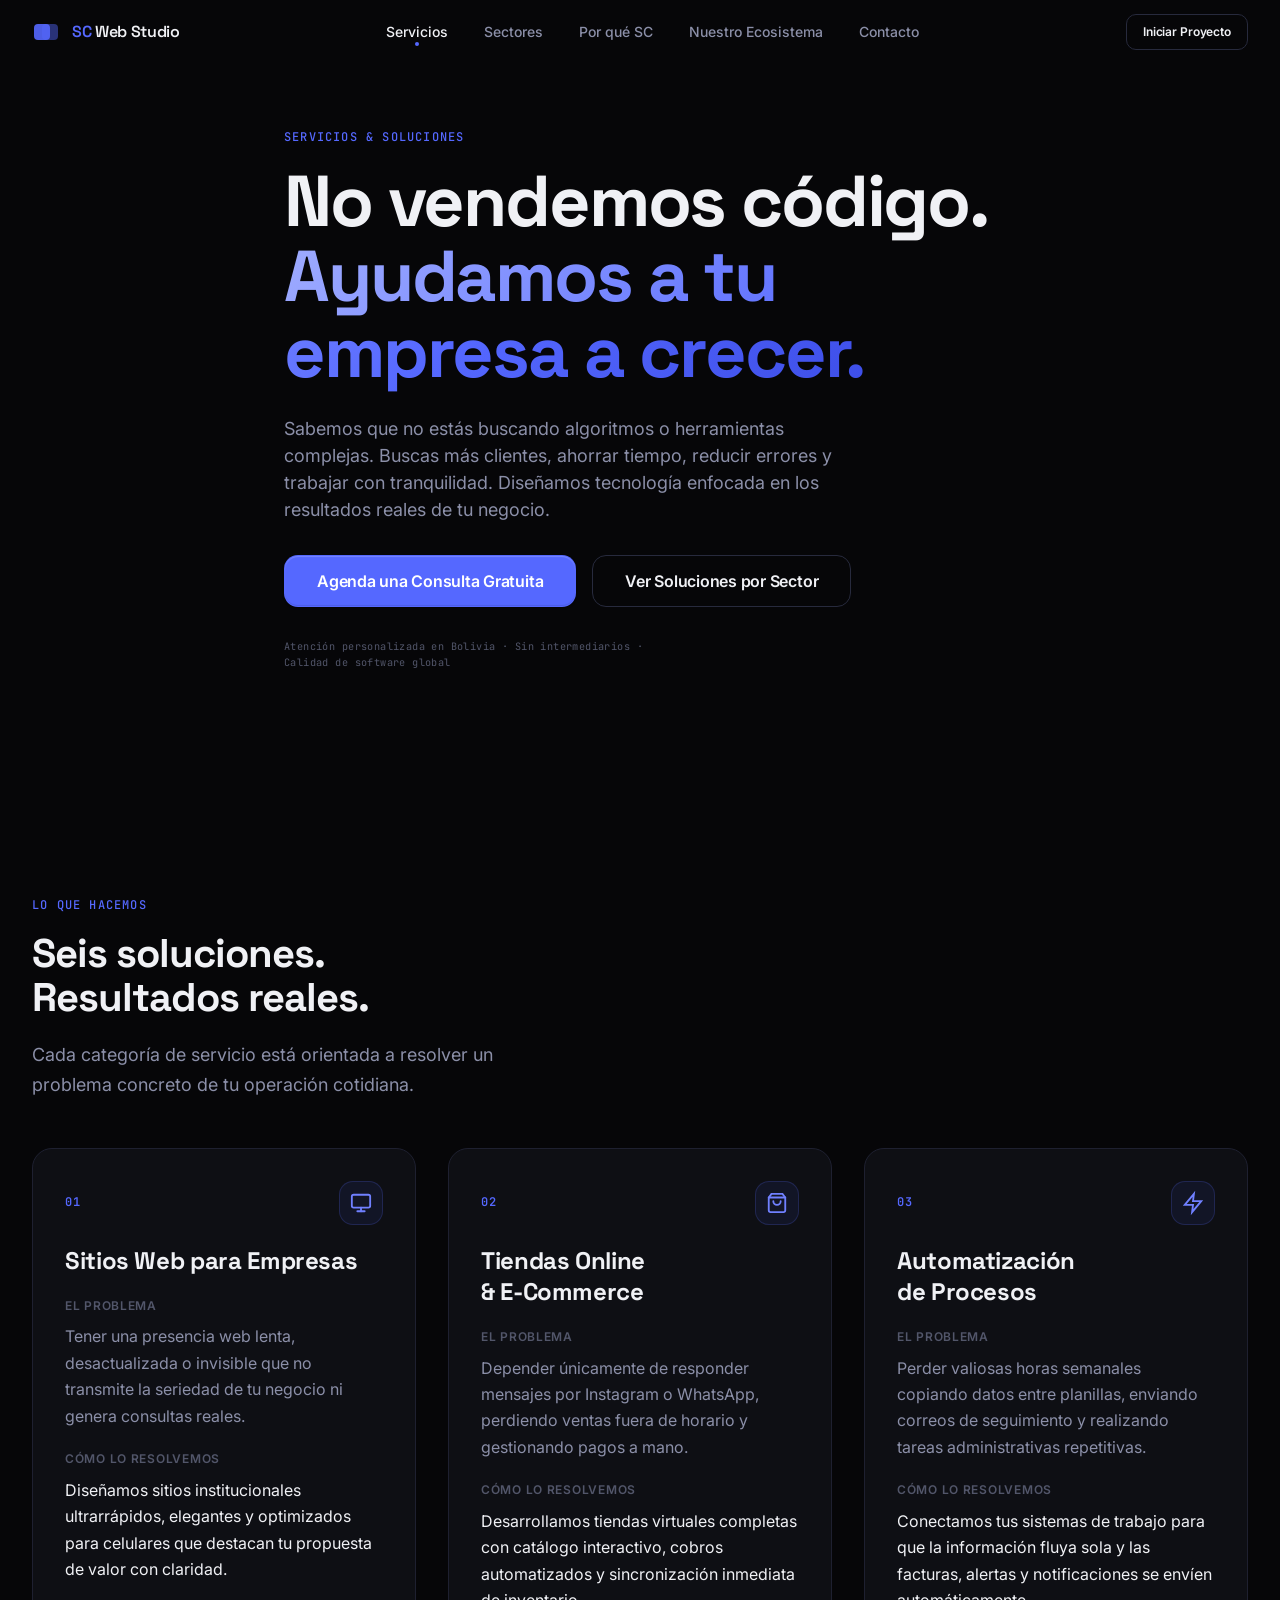
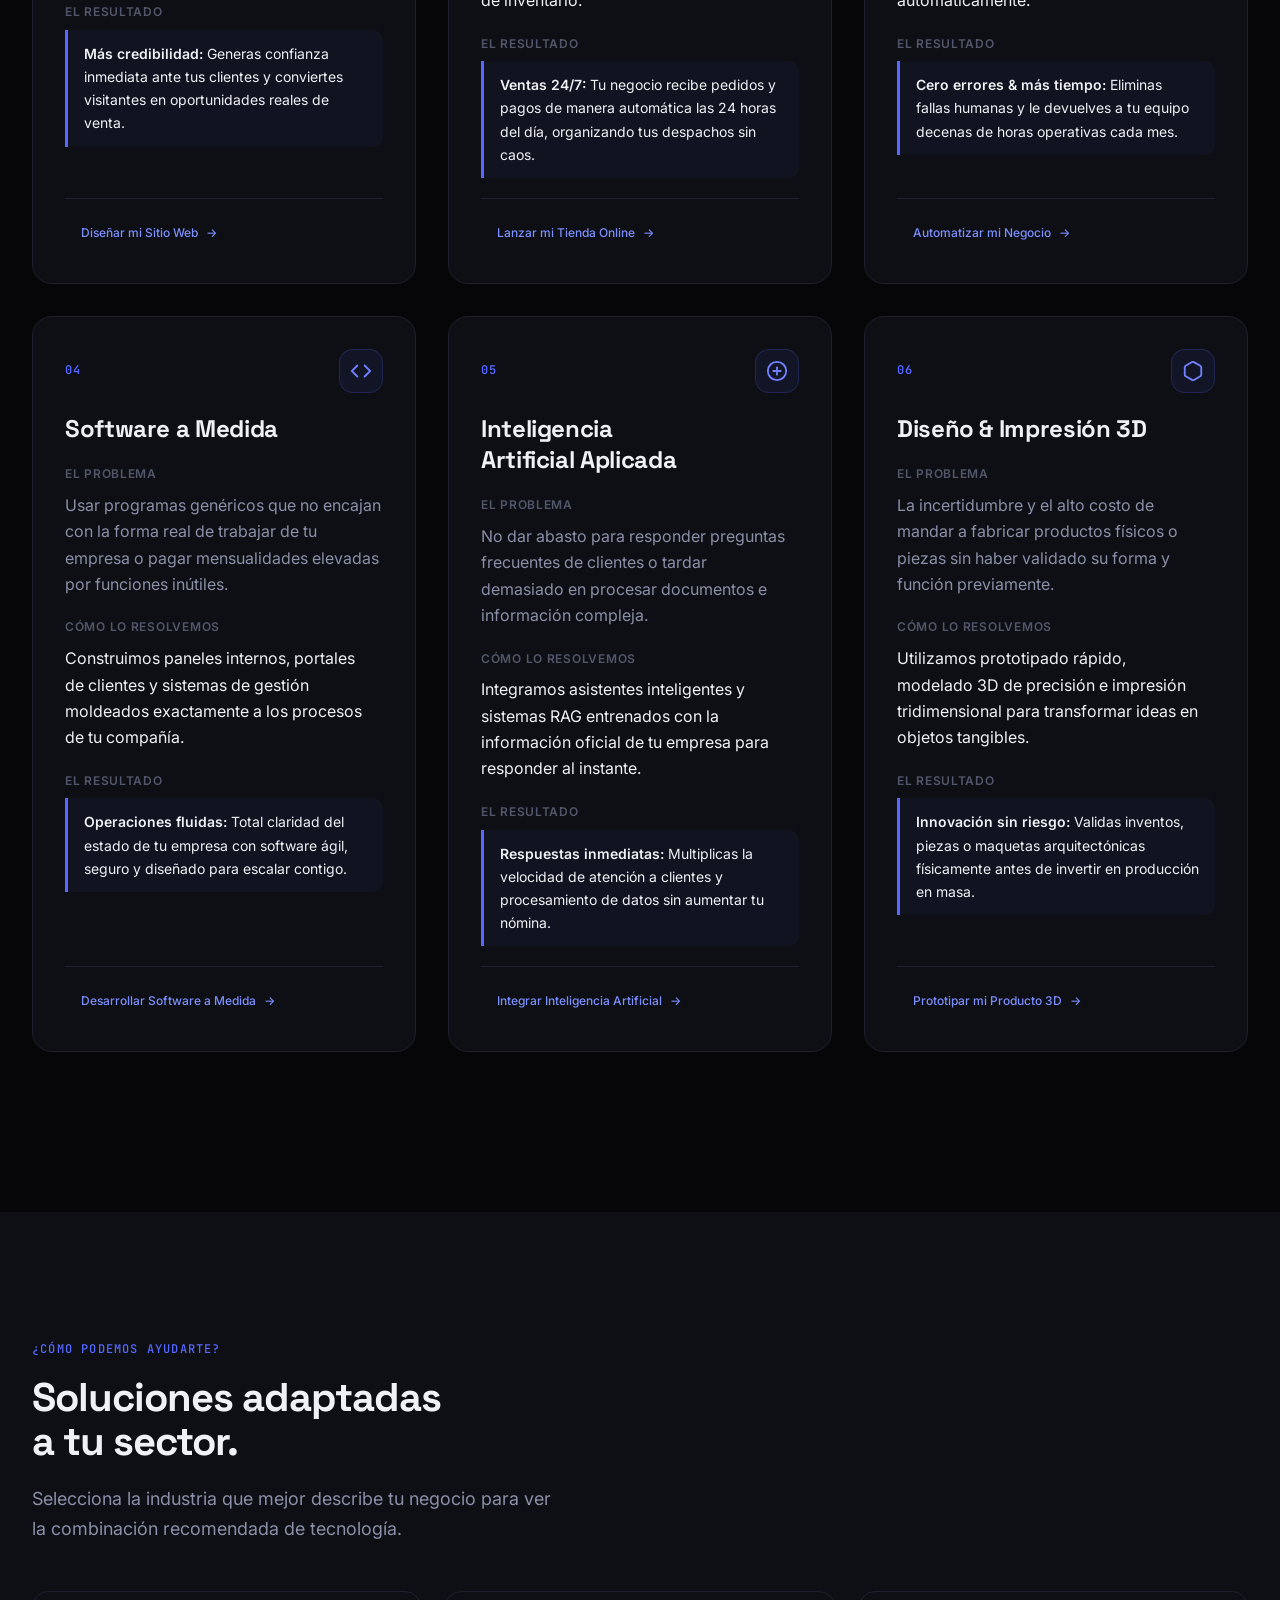
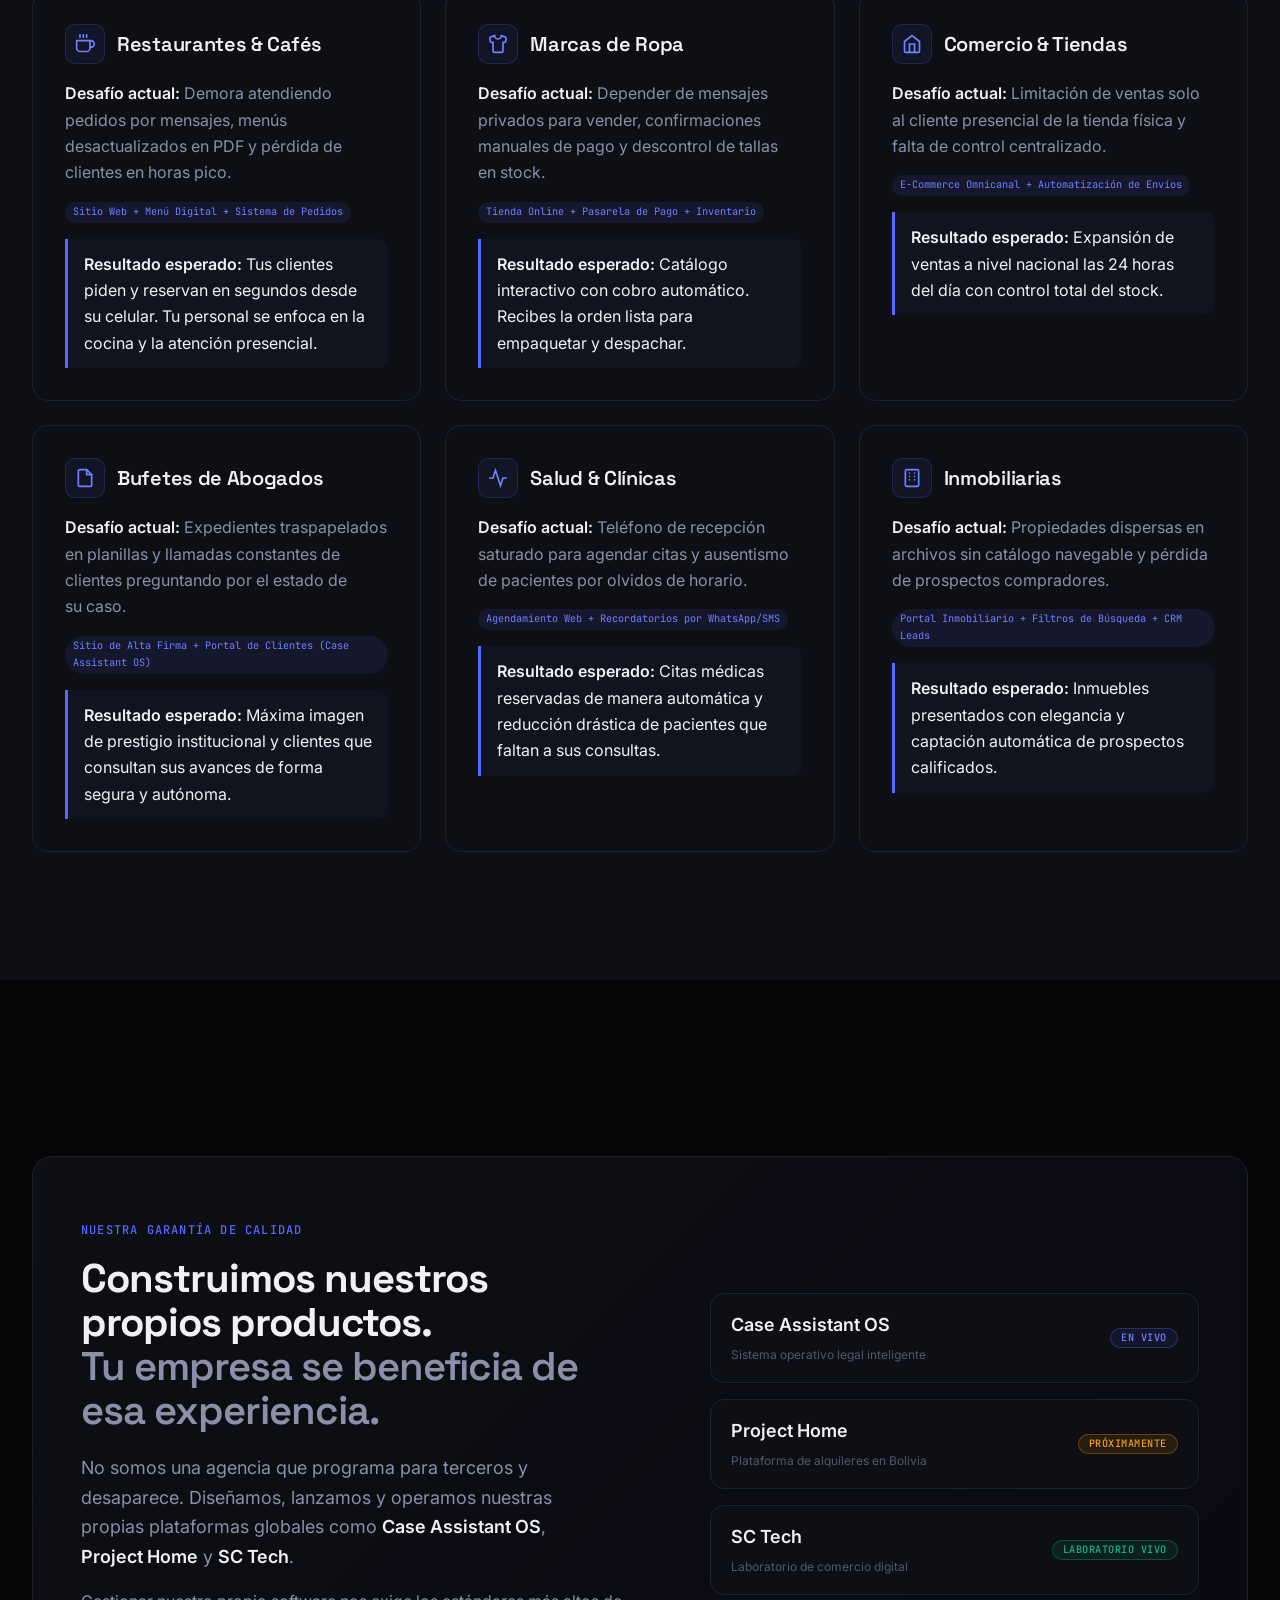
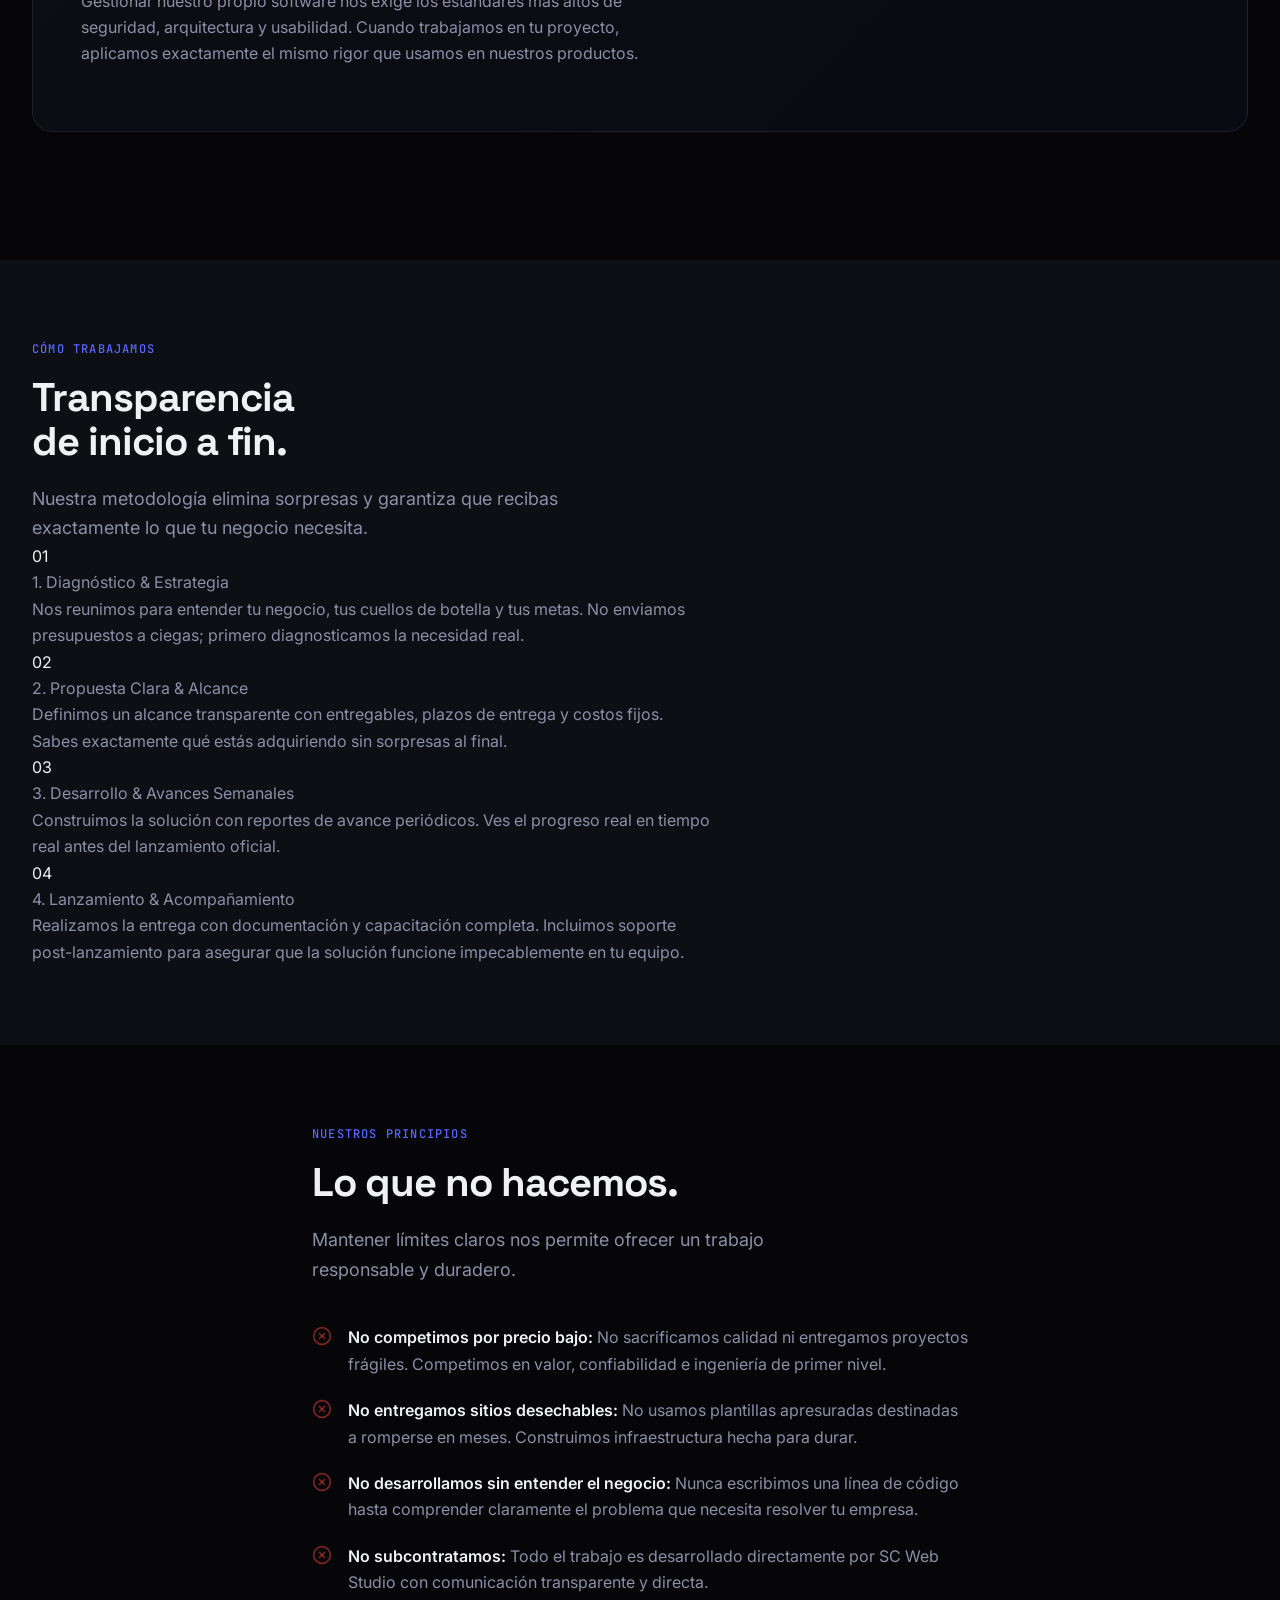
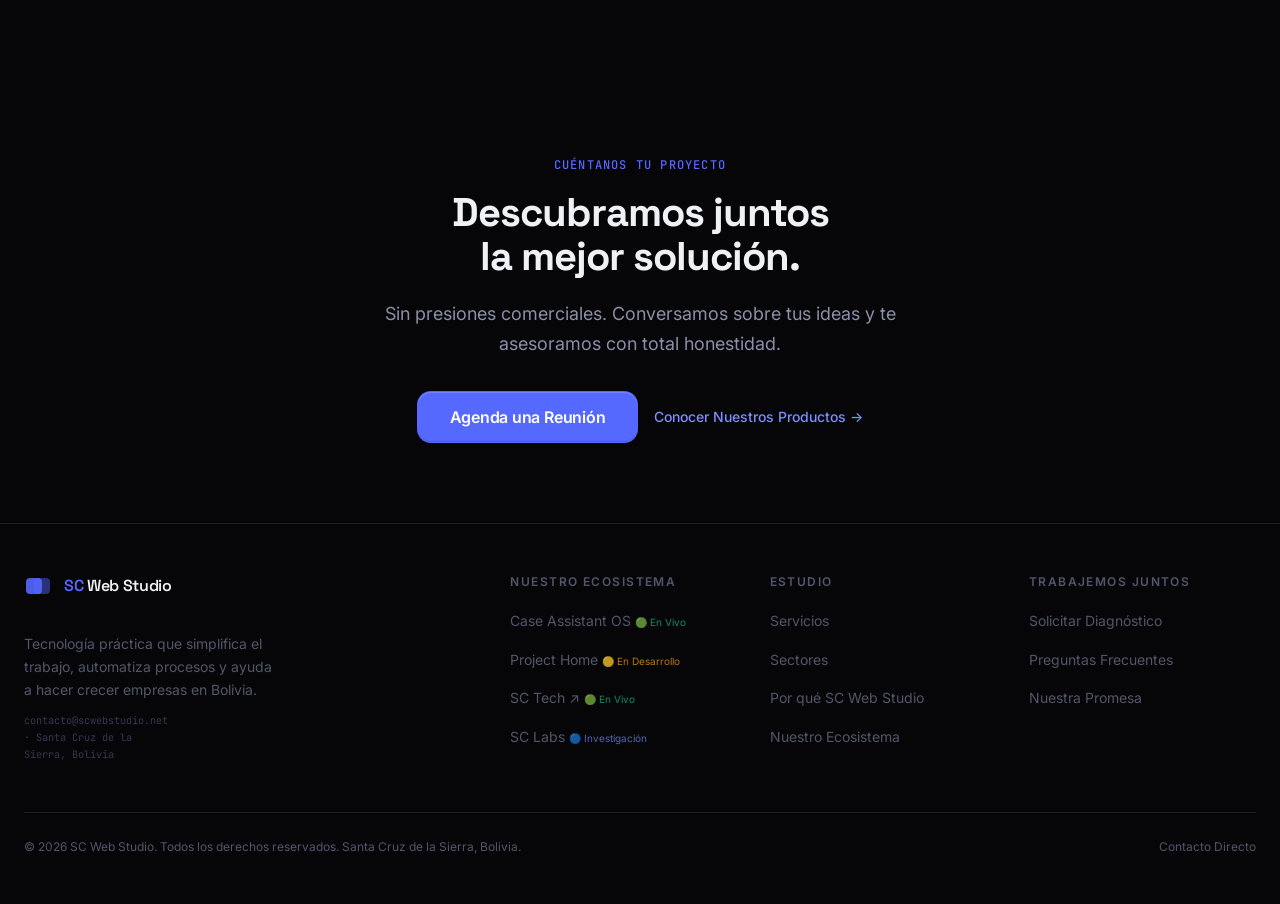
<file: services/index.html>
<!DOCTYPE html>
<html lang="es">
<head>
  <meta charset="UTF-8">
  <meta name="viewport" content="width=device-width, initial-scale=1.0">

  <!-- ── Primary SEO ────────────────────────────────────────────────────── -->
  <title>Servicios & Soluciones Digitales — SC Web Studio Bolivia</title>
  <meta name="description" content="Ayudamos a empresas y emprendedores en Bolivia a conseguir más clientes, ahorrar tiempo y automatizar procesos con sitios web, tiendas online, software a medida e innovación 3D.">
  <meta name="keywords" content="servicios desarrollo web Bolivia, tiendas online Bolivia, automatizacion de procesos, software a medida, prototipado 3D, desarrollo de software Bolivia, SC Web Studio">
  <meta name="author" content="SC Web Studio">
  <meta name="robots" content="index, follow">
  <link rel="canonical" href="https://scwebstudio.com/services/">

  <!-- ── Open Graph ──────────────────────────────────────────────────────── -->
  <meta property="og:type"        content="website">
  <meta property="og:url"         content="https://scwebstudio.com/services/">
  <meta property="og:title"       content="Servicios & Soluciones Digitales — SC Web Studio Bolivia">
  <meta property="og:description" content="Tecnología diseñada para hacer crecer tu empresa: sitios web, tiendas virtuales, automatización y software a medida.">
  <meta property="og:site_name"   content="SC Web Studio">
  <meta property="og:locale"      content="es_BO">
  <meta property="og:image"       content="https://scwebstudio.com/shared/assets/og/home.jpg">

  <!-- ── Twitter Card ───────────────────────────────────────────────────── -->
  <meta name="twitter:card"        content="summary_large_image">
  <meta name="twitter:title"       content="Servicios & Soluciones Digitales — SC Web Studio Bolivia">
  <meta name="twitter:description" content="Tecnología diseñada para hacer crecer tu empresa y simplificar tu trabajo diario.">

  <!-- ── Fonts & CSS ────────────────────────────────────────────────────── -->
  <link rel="preconnect" href="https://fonts.googleapis.com">
  <link rel="preconnect" href="https://fonts.gstatic.com" crossorigin>
  <link href="https://fonts.googleapis.com/css2?family=Space+Grotesk:wght@400;500;600;700&family=Inter:wght@400;500;600&family=JetBrains+Mono:wght@400;500&display=swap" rel="stylesheet">

  <link rel="stylesheet" href="../shared/css/tokens.css">
  <link rel="stylesheet" href="../shared/css/reset.css">
  <link rel="stylesheet" href="../shared/css/typography.css">
  <link rel="stylesheet" href="../shared/css/layout.css">
  <link rel="stylesheet" href="../shared/css/utilities.css">
  <link rel="stylesheet" href="../shared/css/components/nav.css">
  <link rel="stylesheet" href="../shared/css/components/buttons.css">
  <link rel="stylesheet" href="../shared/css/components/cards.css">
  <link rel="stylesheet" href="../shared/css/components/badges.css">
  <link rel="stylesheet" href="../shared/css/components/modals.css">
  <link rel="stylesheet" href="../shared/css/components/forms.css">

  <style>
    /* ── Hero ──────────────────────────────────────────────────────── */
    .services-hero {
      padding: calc(var(--nav-height) + var(--space-16)) var(--space-6) var(--space-16);
      max-width: var(--max-width-content);
      margin: 0 auto;
    }

    .hero-h1-accent {
      background: linear-gradient(135deg, #A0ADFF 0%, var(--studio-500) 60%, #3D4EE8 100%);
      -webkit-background-clip: text;
      -webkit-text-fill-color: transparent;
      background-clip: text;
    }

    .services-hero-trust {
      font-family: var(--font-mono);
      font-size: var(--text-2xs);
      color: var(--text-tertiary);
      margin-top: var(--space-8);
      letter-spacing: 0.04em;
    }

    /* ── Service Category Card Layout ──────────────────────────────── */
    .services-cat-grid {
      display: grid;
      grid-template-columns: 1fr;
      gap: var(--space-8);
      margin-top: var(--space-12);
    }

    @media (min-width: 768px) {
      .services-cat-grid {
        grid-template-columns: repeat(2, 1fr);
      }
    }

    @media (min-width: 1200px) {
      .services-cat-grid {
        grid-template-columns: repeat(3, 1fr);
      }
    }

    .card-cat-service {
      background: var(--bg-surface);
      border: 1px solid var(--border-subtle);
      border-radius: var(--radius-2xl);
      padding: var(--space-8);
      display: flex;
      flex-direction: column;
      gap: var(--space-5);
      position: relative;
      overflow: hidden;
      isolation: isolate;
      transition:
        transform var(--duration-slow) var(--ease-spring),
        box-shadow var(--duration-slow) var(--ease-out),
        border-color var(--duration-base) var(--ease-out);
    }

    .card-cat-service:hover {
      transform: translateY(-5px);
      border-color: var(--border-default);
      box-shadow: var(--shadow-card-hover);
    }

    .card-cat-header {
      display: flex;
      align-items: center;
      justify-content: space-between;
    }

    .card-cat-num {
      font-family: var(--font-mono);
      font-size: var(--text-xs);
      font-weight: var(--weight-semibold);
      color: var(--studio-500);
      letter-spacing: 0.08em;
    }

    .card-cat-icon {
      width: 44px;
      height: 44px;
      border-radius: var(--radius-lg);
      background: rgba(85, 104, 255, 0.08);
      border: 1px solid rgba(85, 104, 255, 0.2);
      display: flex;
      align-items: center;
      justify-content: center;
      color: var(--studio-400);
      flex-shrink: 0;
    }

    .card-cat-icon svg { width: 22px; height: 22px; }

    .card-cat-title {
      font-family: var(--font-display);
      font-size: var(--text-xl);
      font-weight: var(--weight-bold);
      color: var(--text-primary);
      letter-spacing: -0.015em;
    }

    .cat-block {
      display: flex;
      flex-direction: column;
      gap: var(--space-2);
      font-size: var(--text-sm);
    }

    .cat-block-label {
      font-family: var(--font-ui);
      font-size: var(--text-xs);
      font-weight: var(--weight-semibold);
      text-transform: uppercase;
      letter-spacing: 0.06em;
      color: var(--text-tertiary);
    }

    .cat-problem-text {
      color: var(--text-secondary);
      line-height: var(--leading-relaxed);
    }

    .cat-solution-text {
      color: var(--text-primary);
      line-height: var(--leading-relaxed);
    }

    .cat-outcome-box {
      background: rgba(85, 104, 255, 0.05);
      border-left: 3px solid var(--studio-500);
      padding: var(--space-3) var(--space-4);
      border-radius: 0 var(--radius-md) var(--radius-md) 0;
      color: var(--text-primary);
      line-height: var(--leading-relaxed);
    }

    .card-cat-footer {
      margin-top: auto;
      padding-top: var(--space-4);
      border-top: 1px solid var(--border-subtle);
    }

    /* ── Industry Solution Cards ("¿Cómo podemos ayudarte?") ───────── */
    .industry-solutions-grid {
      display: grid;
      grid-template-columns: 1fr;
      gap: var(--space-6);
      margin-top: var(--space-12);
    }

    @media (min-width: 640px) {
      .industry-solutions-grid { grid-template-columns: repeat(2, 1fr); }
    }

    @media (min-width: 1024px) {
      .industry-solutions-grid { grid-template-columns: repeat(3, 1fr); }
    }

    .card-ind-solution {
      background: var(--bg-surface);
      border: 1px solid var(--border-subtle);
      border-radius: var(--radius-xl);
      padding: var(--space-8);
      display: flex;
      flex-direction: column;
      gap: var(--space-4);
      transition:
        transform var(--duration-slow) var(--ease-spring),
        box-shadow var(--duration-slow) var(--ease-out),
        border-color var(--duration-base) var(--ease-out);
    }

    .card-ind-solution:hover {
      transform: translateY(-4px);
      border-color: var(--border-default);
      box-shadow: var(--shadow-card-hover);
    }

    .card-ind-header {
      display: flex;
      align-items: center;
      gap: var(--space-3);
    }

    .card-ind-icon {
      width: 40px;
      height: 40px;
      border-radius: var(--radius-md);
      background: rgba(85, 104, 255, 0.08);
      border: 1px solid rgba(85, 104, 255, 0.2);
      display: flex;
      align-items: center;
      justify-content: center;
      color: var(--studio-400);
      flex-shrink: 0;
    }

    .card-ind-icon svg { width: 20px; height: 20px; }

    .card-ind-title {
      font-family: var(--font-display);
      font-size: var(--text-lg);
      font-weight: var(--weight-semibold);
      color: var(--text-primary);
    }

    .ind-badge-rec {
      display: inline-flex;
      align-items: center;
      gap: var(--space-1);
      font-family: var(--font-mono);
      font-size: var(--text-2xs);
      color: var(--studio-400);
      background: rgba(85, 104, 255, 0.1);
      padding: 2px 8px;
      border-radius: var(--radius-full);
      width: fit-content;
    }

    /* ── Product Trust Section ──────────────────────────────────────── */
    .product-trust-wrap {
      background: linear-gradient(135deg, var(--bg-surface) 0%, rgba(85, 104, 255, 0.04) 100%);
      border: 1px solid var(--border-subtle);
      border-radius: var(--radius-2xl);
      padding: var(--space-12) var(--space-8);
      margin-top: var(--space-12);
      display: grid;
      grid-template-columns: 1fr;
      gap: var(--space-8);
      align-items: center;
    }

    @media (min-width: 1024px) {
      .product-trust-wrap {
        grid-template-columns: 55fr 45fr;
        padding: var(--space-16) var(--space-12);
      }
    }

    .product-pill-list {
      display: flex;
      flex-direction: column;
      gap: var(--space-4);
    }

    .product-pill-item {
      background: var(--bg-surface);
      border: 1px solid var(--border-subtle);
      border-radius: var(--radius-lg);
      padding: var(--space-4) var(--space-5);
      display: flex;
      align-items: center;
      justify-content: space-between;
    }

    /* ── Not a Fit ──────────────────────────────────────────────────── */
    .not-fit-list {
      display: flex;
      flex-direction: column;
      gap: var(--space-5);
      margin-top: var(--space-10);
    }
    .not-fit-item {
      display: flex;
      align-items: flex-start;
      gap: var(--space-4);
      font-size: var(--text-sm);
      color: var(--text-secondary);
      line-height: var(--leading-relaxed);
    }
    .not-fit-icon {
      width: 20px;
      height: 20px;
      color: rgba(239,68,68,0.5);
      flex-shrink: 0;
      margin-top: 2px;
    }

    /* ── Final CTA ──────────────────────────────────────────────────── */
    .final-cta-section {
      padding: var(--space-20) var(--space-6);
      text-align: center;
    }
    .cta-actions {
      display: flex;
      flex-wrap: wrap;
      align-items: center;
      justify-content: center;
      gap: var(--space-4);
      margin-top: var(--space-8);
    }
  </style>

  <!-- ── Structured Data ─────────────────────────────────────────────────── -->
  <script type="application/ld+json">
  {
    "@context": "https://schema.org",
    "@type": "WebPage",
    "@id": "https://scwebstudio.com/services/#webpage",
    "url": "https://scwebstudio.com/services/",
    "name": "Servicios & Soluciones Digitales — SC Web Studio Bolivia",
    "description": "Sitios web, tiendas online, automatización de procesos, software a medida e innovación 3D para empresas en Bolivia.",
    "isPartOf": { "@id": "https://scwebstudio.com/#website" },
    "inLanguage": "es-BO"
  }
  </script>
</head>

<body class="page-wrapper" data-base-path="../">
  <a href="#main-content" class="skip-link">Saltar al contenido principal</a>
  <div class="scroll-progress" id="scroll-progress" aria-hidden="true"></div>

  <!-- Header Shell -->
  <div id="sc-header"></div>
  <script src="../shared/js/core/shell.js" data-base="../"></script>

  <main id="main-content" class="page-content">

    <!-- ════════════════════════════════════════
         §1 HERO
    ═════════════════════════════════════════ -->
    <section aria-labelledby="services-heading" class="reveal">
      <div class="services-hero">
        <p class="sh-label">Servicios & Soluciones</p>
        <h1 class="display" id="services-heading" style="max-width:18ch;">
          No vendemos código.<br>
          <span class="hero-h1-accent">Ayudamos a tu empresa a crecer.</span>
        </h1>
        <p class="lead" style="margin-top:var(--space-6);max-width:54ch;">
          Sabemos que no estás buscando algoritmos o herramientas complejas. Buscas más clientes, ahorrar tiempo, reducir errores y trabajar con tranquilidad. Diseñamos tecnología enfocada en los resultados reales de tu negocio.
        </p>
        <div style="display:flex;gap:var(--space-4);margin-top:var(--space-8);flex-wrap:wrap;align-items:center;">
          <a href="../contact/" class="btn btn-primary btn-lg" id="hero-cta-services">Agenda una Consulta Gratuita</a>
          <a href="#how-we-help" class="btn btn-secondary btn-lg">Ver Soluciones por Sector</a>
        </div>
        <p class="services-hero-trust">Atención personalizada en Bolivia · Sin intermediarios · Calidad de software global</p>
      </div>
    </section>

    <!-- ════════════════════════════════════════
         §2 CATEGORÍAS DE SERVICIOS
    ═════════════════════════════════════════ -->
    <section class="section section-xl" id="categories" aria-labelledby="categories-heading">
      <div class="container">
        <div class="reveal">
          <p class="sh-label">Lo Que Hacemos</p>
          <h2 class="sh-heading" id="categories-heading">Seis soluciones. Resultados reales.</h2>
          <p class="sh-lead">Cada categoría de servicio está orientada a resolver un problema concreto de tu operación cotidiana.</p>
        </div>

        <div class="services-cat-grid reveal-group">

          <!-- 1. Business Websites -->
          <article class="card-cat-service reveal">
            <div class="card-cat-header">
              <span class="card-cat-num">01</span>
              <div class="card-cat-icon">
                <svg viewBox="0 0 24 24" fill="none" stroke="currentColor" stroke-width="2" stroke-linecap="round" aria-hidden="true">
                  <rect x="2" y="3" width="20" height="14" rx="2"/>
                  <line x1="8" y1="21" x2="16" y2="21"/>
                  <line x1="12" y1="17" x2="12" y2="21"/>
                </svg>
              </div>
            </div>
            <h3 class="card-cat-title">Sitios Web para Empresas</h3>
            
            <div class="cat-block">
              <span class="cat-block-label">El Problema</span>
              <p class="cat-problem-text">Tener una presencia web lenta, desactualizada o invisible que no transmite la seriedad de tu negocio ni genera consultas reales.</p>
            </div>

            <div class="cat-block">
              <span class="cat-block-label">Cómo lo resolvemos</span>
              <p class="cat-solution-text">Diseñamos sitios institucionales ultrarrápidos, elegantes y optimizados para celulares que destacan tu propuesta de valor con claridad.</p>
            </div>

            <div class="cat-block">
              <span class="cat-block-label">El Resultado</span>
              <div class="cat-outcome-box">
                <strong>Más credibilidad:</strong> Generas confianza inmediata ante tus clientes y conviertes visitantes en oportunidades reales de venta.
              </div>
            </div>

            <div class="card-cat-footer">
              <a href="../contact/?service=website" class="btn btn-text btn-sm">Diseñar mi Sitio Web <span class="btn-arrow">→</span></a>
            </div>
          </article>

          <!-- 2. Online Stores -->
          <article class="card-cat-service reveal">
            <div class="card-cat-header">
              <span class="card-cat-num">02</span>
              <div class="card-cat-icon">
                <svg viewBox="0 0 24 24" fill="none" stroke="currentColor" stroke-width="2" stroke-linecap="round" aria-hidden="true">
                  <path d="M6 2L3 6v14a2 2 0 0 0 2 2h14a2 2 0 0 0 2-2V6l-3-4z"/>
                  <line x1="3" y1="6" x2="21" y2="6"/>
                  <path d="M16 10a4 4 0 0 1-8 0"/>
                </svg>
              </div>
            </div>
            <h3 class="card-cat-title">Tiendas Online & E-Commerce</h3>
            
            <div class="cat-block">
              <span class="cat-block-label">El Problema</span>
              <p class="cat-problem-text">Depender únicamente de responder mensajes por Instagram o WhatsApp, perdiendo ventas fuera de horario y gestionando pagos a mano.</p>
            </div>

            <div class="cat-block">
              <span class="cat-block-label">Cómo lo resolvemos</span>
              <p class="cat-solution-text">Desarrollamos tiendas virtuales completas con catálogo interactivo, cobros automatizados y sincronización inmediata de inventario.</p>
            </div>

            <div class="cat-block">
              <span class="cat-block-label">El Resultado</span>
              <div class="cat-outcome-box">
                <strong>Ventas 24/7:</strong> Tu negocio recibe pedidos y pagos de manera automática las 24 horas del día, organizando tus despachos sin caos.
              </div>
            </div>

            <div class="card-cat-footer">
              <a href="../contact/?service=ecommerce" class="btn btn-text btn-sm">Lanzar mi Tienda Online <span class="btn-arrow">→</span></a>
            </div>
          </article>

          <!-- 3. Business Automation -->
          <article class="card-cat-service reveal">
            <div class="card-cat-header">
              <span class="card-cat-num">03</span>
              <div class="card-cat-icon">
                <svg viewBox="0 0 24 24" fill="none" stroke="currentColor" stroke-width="2" stroke-linecap="round" aria-hidden="true">
                  <polygon points="13 2 3 14 12 14 11 22 21 10 12 10 13 2"/>
                </svg>
              </div>
            </div>
            <h3 class="card-cat-title">Automatización de Procesos</h3>
            
            <div class="cat-block">
              <span class="cat-block-label">El Problema</span>
              <p class="cat-problem-text">Perder valiosas horas semanales copiando datos entre planillas, enviando correos de seguimiento y realizando tareas administrativas repetitivas.</p>
            </div>

            <div class="cat-block">
              <span class="cat-block-label">Cómo lo resolvemos</span>
              <p class="cat-solution-text">Conectamos tus sistemas de trabajo para que la información fluya sola y las facturas, alertas y notificaciones se envíen automáticamente.</p>
            </div>

            <div class="cat-block">
              <span class="cat-block-label">El Resultado</span>
              <div class="cat-outcome-box">
                <strong>Cero errores &amp; más tiempo:</strong> Eliminas fallas humanas y le devuelves a tu equipo decenas de horas operativas cada mes.
              </div>
            </div>

            <div class="card-cat-footer">
              <a href="../contact/?service=automation" class="btn btn-text btn-sm">Automatizar mi Negocio <span class="btn-arrow">→</span></a>
            </div>
          </article>

          <!-- 4. Custom Software -->
          <article class="card-cat-service reveal">
            <div class="card-cat-header">
              <span class="card-cat-num">04</span>
              <div class="card-cat-icon">
                <svg viewBox="0 0 24 24" fill="none" stroke="currentColor" stroke-width="2" stroke-linecap="round" aria-hidden="true">
                  <polyline points="16 18 22 12 16 6"/>
                  <polyline points="8 6 2 12 8 18"/>
                </svg>
              </div>
            </div>
            <h3 class="card-cat-title">Software a Medida</h3>
            
            <div class="cat-block">
              <span class="cat-block-label">El Problema</span>
              <p class="cat-problem-text">Usar programas genéricos que no encajan con la forma real de trabajar de tu empresa o pagar mensualidades elevadas por funciones inútiles.</p>
            </div>

            <div class="cat-block">
              <span class="cat-block-label">Cómo lo resolvemos</span>
              <p class="cat-solution-text">Construimos paneles internos, portales de clientes y sistemas de gestión moldeados exactamente a los procesos de tu compañía.</p>
            </div>

            <div class="cat-block">
              <span class="cat-block-label">El Resultado</span>
              <div class="cat-outcome-box">
                <strong>Operaciones fluidas:</strong> Total claridad del estado de tu empresa con software ágil, seguro y diseñado para escalar contigo.
              </div>
            </div>

            <div class="card-cat-footer">
              <a href="../contact/?service=custom-software" class="btn btn-text btn-sm">Desarrollar Software a Medida <span class="btn-arrow">→</span></a>
            </div>
          </article>

          <!-- 5. Artificial Intelligence -->
          <article class="card-cat-service reveal">
            <div class="card-cat-header">
              <span class="card-cat-num">05</span>
              <div class="card-cat-icon">
                <svg viewBox="0 0 24 24" fill="none" stroke="currentColor" stroke-width="2" stroke-linecap="round" aria-hidden="true">
                  <circle cx="12" cy="12" r="10"/>
                  <path d="M12 8v8"/>
                  <path d="M8 12h8"/>
                </svg>
              </div>
            </div>
            <h3 class="card-cat-title">Inteligencia Artificial Aplicada</h3>
            
            <div class="cat-block">
              <span class="cat-block-label">El Problema</span>
              <p class="cat-problem-text">No dar abasto para responder preguntas frecuentes de clientes o tardar demasiado en procesar documentos e información compleja.</p>
            </div>

            <div class="cat-block">
              <span class="cat-block-label">Cómo lo resolvemos</span>
              <p class="cat-solution-text">Integramos asistentes inteligentes y sistemas RAG entrenados con la información oficial de tu empresa para responder al instante.</p>
            </div>

            <div class="cat-block">
              <span class="cat-block-label">El Resultado</span>
              <div class="cat-outcome-box">
                <strong>Respuestas inmediatas:</strong> Multiplicas la velocidad de atención a clientes y procesamiento de datos sin aumentar tu nómina.
              </div>
            </div>

            <div class="card-cat-footer">
              <a href="../contact/?service=ai" class="btn btn-text btn-sm">Integrar Inteligencia Artificial <span class="btn-arrow">→</span></a>
            </div>
          </article>

          <!-- 6. 3D Design & Printing -->
          <article class="card-cat-service reveal">
            <div class="card-cat-header">
              <span class="card-cat-num">06</span>
              <div class="card-cat-icon">
                <svg viewBox="0 0 24 24" fill="none" stroke="currentColor" stroke-width="2" stroke-linecap="round" aria-hidden="true">
                  <path d="M21 16V8a2 2 0 0 0-1-1.73l-7-4a2 2 0 0 0-2 0l-7 4A2 2 0 0 0 3 8v8a2 2 0 0 0 1 1.73l7 4a2 2 0 0 0 2 0l7-4A2 2 0 0 0 21 16z"/>
                </svg>
              </div>
            </div>
            <h3 class="card-cat-title">Diseño &amp; Impresión 3D</h3>
            
            <div class="cat-block">
              <span class="cat-block-label">El Problema</span>
              <p class="cat-problem-text">La incertidumbre y el alto costo de mandar a fabricar productos físicos o piezas sin haber validado su forma y función previamente.</p>
            </div>

            <div class="cat-block">
              <span class="cat-block-label">Cómo lo resolvemos</span>
              <p class="cat-solution-text">Utilizamos prototipado rápido, modelado 3D de precisión e impresión tridimensional para transformar ideas en objetos tangibles.</p>
            </div>

            <div class="cat-block">
              <span class="cat-block-label">El Resultado</span>
              <div class="cat-outcome-box">
                <strong>Innovación sin riesgo:</strong> Validas inventos, piezas o maquetas arquitectónicas físicamente antes de invertir en producción en masa.
              </div>
            </div>

            <div class="card-cat-footer">
              <a href="../contact/?service=3d" class="btn btn-text btn-sm">Prototipar mi Producto 3D <span class="btn-arrow">→</span></a>
            </div>
          </article>

        </div>
      </div>
    </section>

    <!-- ════════════════════════════════════════
         §3 SOLUCIONES POR SECTOR ("¿Cómo podemos ayudarte?")
    ═════════════════════════════════════════ -->
    <section class="section section-lg section-surface" id="how-we-help" aria-labelledby="hwh-heading">
      <div class="container">
        <div class="reveal">
          <p class="sh-label">¿Cómo podemos ayudarte?</p>
          <h2 class="sh-heading" id="hwh-heading">Soluciones adaptadas a tu sector.</h2>
          <p class="sh-lead">Selecciona la industria que mejor describe tu negocio para ver la combinación recomendada de tecnología.</p>
        </div>

        <div class="industry-solutions-grid reveal-group">

          <!-- 1. Restaurantes -->
          <article class="card-ind-solution reveal">
            <div class="card-ind-header">
              <div class="card-ind-icon">
                <svg viewBox="0 0 24 24" fill="none" stroke="currentColor" stroke-width="2" stroke-linecap="round" aria-hidden="true">
                  <path d="M18 8h1a4 4 0 0 1 0 8h-1"/>
                  <path d="M2 8h16v9a4 4 0 0 1-4 4H6a4 4 0 0 1-4-4V8z"/>
                  <line x1="6" y1="1" x2="6" y2="4"/>
                  <line x1="10" y1="1" x2="10" y2="4"/>
                  <line x1="14" y1="1" x2="14" y2="4"/>
                </svg>
              </div>
              <h3 class="card-ind-title">Restaurantes &amp; Cafés</h3>
            </div>
            <p class="cat-problem-text"><strong>Desafío actual:</strong> Demora atendiendo pedidos por mensajes, menús desactualizados en PDF y pérdida de clientes en horas pico.</p>
            <span class="ind-badge-rec">Sitio Web + Menú Digital + Sistema de Pedidos</span>
            <div class="cat-outcome-box">
              <strong>Resultado esperado:</strong> Tus clientes piden y reservan en segundos desde su celular. Tu personal se enfoca en la cocina y la atención presencial.
            </div>
          </article>

          <!-- 2. Marcas de Ropa -->
          <article class="card-ind-solution reveal">
            <div class="card-ind-header">
              <div class="card-ind-icon">
                <svg viewBox="0 0 24 24" fill="none" stroke="currentColor" stroke-width="2" stroke-linecap="round" aria-hidden="true">
                  <path d="M20.38 3.46L16 2a4 4 0 0 1-8 0L3.62 3.46a2 2 0 0 0-1.34 2.23l.58 3.47a1 1 0 0 0 .99.84H6v10a2 2 0 0 0 2 2h8a2 2 0 0 0 2-2V10h2.15a1 1 0 0 0 .99-.84l.58-3.47a2 2 0 0 0-1.34-2.23z"/>
                </svg>
              </div>
              <h3 class="card-ind-title">Marcas de Ropa</h3>
            </div>
            <p class="cat-problem-text"><strong>Desafío actual:</strong> Depender de mensajes privados para vender, confirmaciones manuales de pago y descontrol de tallas en stock.</p>
            <span class="ind-badge-rec">Tienda Online + Pasarela de Pago + Inventario</span>
            <div class="cat-outcome-box">
              <strong>Resultado esperado:</strong> Catálogo interactivo con cobro automático. Recibes la orden lista para empaquetar y despachar.
            </div>
          </article>

          <!-- 3. Retail Store -->
          <article class="card-ind-solution reveal">
            <div class="card-ind-header">
              <div class="card-ind-icon">
                <svg viewBox="0 0 24 24" fill="none" stroke="currentColor" stroke-width="2" stroke-linecap="round" aria-hidden="true">
                  <path d="M3 9l9-7 9 7v11a2 2 0 0 1-2 2H5a2 2 0 0 1-2-2z"/>
                  <polyline points="9 22 9 12 15 12 15 22"/>
                </svg>
              </div>
              <h3 class="card-ind-title">Comercio &amp; Tiendas</h3>
            </div>
            <p class="cat-problem-text"><strong>Desafío actual:</strong> Limitación de ventas solo al cliente presencial de la tienda física y falta de control centralizado.</p>
            <span class="ind-badge-rec">E-Commerce Omnicanal + Automatización de Envíos</span>
            <div class="cat-outcome-box">
              <strong>Resultado esperado:</strong> Expansión de ventas a nivel nacional las 24 horas del día con control total del stock.
            </div>
          </article>

          <!-- 4. Law Firm -->
          <article class="card-ind-solution reveal">
            <div class="card-ind-header">
              <div class="card-ind-icon">
                <svg viewBox="0 0 24 24" fill="none" stroke="currentColor" stroke-width="2" stroke-linecap="round" aria-hidden="true">
                  <path d="M14 2H6a2 2 0 0 0-2 2v16a2 2 0 0 0 2 2h12a2 2 0 0 0 2-2V8z"/>
                  <polyline points="14 2 14 8 20 8"/>
                </svg>
              </div>
              <h3 class="card-ind-title">Bufetes de Abogados</h3>
            </div>
            <p class="cat-problem-text"><strong>Desafío actual:</strong> Expedientes traspapelados en planillas y llamadas constantes de clientes preguntando por el estado de su caso.</p>
            <span class="ind-badge-rec">Sitio de Alta Firma + Portal de Clientes (Case Assistant OS)</span>
            <div class="cat-outcome-box">
              <strong>Resultado esperado:</strong> Máxima imagen de prestigio institucional y clientes que consultan sus avances de forma segura y autónoma.
            </div>
          </article>

          <!-- 5. Clinic -->
          <article class="card-ind-solution reveal">
            <div class="card-ind-header">
              <div class="card-ind-icon">
                <svg viewBox="0 0 24 24" fill="none" stroke="currentColor" stroke-width="2" stroke-linecap="round" aria-hidden="true">
                  <path d="M22 12h-4l-3 9L9 3l-3 9H2"/>
                </svg>
              </div>
              <h3 class="card-ind-title">Salud &amp; Clínicas</h3>
            </div>
            <p class="cat-problem-text"><strong>Desafío actual:</strong> Teléfono de recepción saturado para agendar citas y ausentismo de pacientes por olvidos de horario.</p>
            <span class="ind-badge-rec">Agendamiento Web + Recordatorios por WhatsApp/SMS</span>
            <div class="cat-outcome-box">
              <strong>Resultado esperado:</strong> Citas médicas reservadas de manera automática y reducción drástica de pacientes que faltan a sus consultas.
            </div>
          </article>

          <!-- 6. Real Estate -->
          <article class="card-ind-solution reveal">
            <div class="card-ind-header">
              <div class="card-ind-icon">
                <svg viewBox="0 0 24 24" fill="none" stroke="currentColor" stroke-width="2" stroke-linecap="round" aria-hidden="true">
                  <rect x="4" y="2" width="16" height="20" rx="2" ry="2"/>
                  <line x1="9" y1="6" x2="9" y2="6.01"/>
                  <line x1="15" y1="6" x2="15" y2="6.01"/>
                  <line x1="9" y1="10" x2="9" y2="10.01"/>
                  <line x1="15" y1="10" x2="15" y2="10.01"/>
                  <line x1="9" y1="14" x2="9" y2="14.01"/>
                  <line x1="15" y1="14" x2="15" y2="14.01"/>
                </svg>
              </div>
              <h3 class="card-ind-title">Inmobiliarias</h3>
            </div>
            <p class="cat-problem-text"><strong>Desafío actual:</strong> Propiedades dispersas en archivos sin catálogo navegable y pérdida de prospectos compradores.</p>
            <span class="ind-badge-rec">Portal Inmobiliario + Filtros de Búsqueda + CRM Leads</span>
            <div class="cat-outcome-box">
              <strong>Resultado esperado:</strong> Inmuebles presentados con elegancia y captación automática de prospectos calificados.
            </div>
          </article>

        </div>
      </div>
    </section>

    <!-- ════════════════════════════════════════
         §4 TRUST SECTION (Nuestros propios productos)
    ═════════════════════════════════════════ -->
    <section class="section section-lg" id="product-trust" aria-labelledby="trust-heading">
      <div class="container">
        <div class="product-trust-wrap reveal">
          <div>
            <p class="sh-label">Nuestra Garantía de Calidad</p>
            <h2 class="sh-heading" id="trust-heading" style="font-size:clamp(1.75rem,3.5vw,2.5rem);">
              Construimos nuestros propios productos.<br>
              <span style="color:var(--text-secondary);font-weight:var(--weight-semibold);">Tu empresa se beneficia de esa experiencia.</span>
            </h2>
            <p class="sh-lead" style="margin-top:var(--space-4);">
              No somos una agencia que programa para terceros y desaparece. Diseñamos, lanzamos y operamos nuestras propias plataformas globales como <strong>Case Assistant OS</strong>, <strong>Project Home</strong> y <strong>SC Tech</strong>.
            </p>
            <p class="cat-problem-text" style="margin-top:var(--space-4);">
              Gestionar nuestro propio software nos exige los estándares más altos de seguridad, arquitectura y usabilidad. Cuando trabajamos en tu proyecto, aplicamos exactamente el mismo rigor que usamos en nuestros productos.
            </p>
          </div>

          <div class="product-pill-list">
            <div class="product-pill-item">
              <div>
                <strong style="color:var(--text-primary);display:block;font-size:var(--text-md);">Case Assistant OS</strong>
                <span style="font-size:var(--text-xs);color:var(--text-tertiary);">Sistema operativo legal inteligente</span>
              </div>
              <span class="badge badge-active-dev">En Vivo</span>
            </div>

            <div class="product-pill-item">
              <div>
                <strong style="color:var(--text-primary);display:block;font-size:var(--text-md);">Project Home</strong>
                <span style="font-size:var(--text-xs);color:var(--text-tertiary);">Plataforma de alquileres en Bolivia</span>
              </div>
              <span class="badge badge-coming-soon">Próximamente</span>
            </div>

            <div class="product-pill-item">
              <div>
                <strong style="color:var(--text-primary);display:block;font-size:var(--text-md);">SC Tech</strong>
                <span style="font-size:var(--text-xs);color:var(--text-tertiary);">Laboratorio de comercio digital</span>
              </div>
              <span class="badge badge-live">Laboratorio Vivo</span>
            </div>
          </div>
        </div>
      </div>
    </section>

    <!-- ════════════════════════════════════════
         §5 PROCESO DE TRABAJO (Transparencia)
    ═════════════════════════════════════════ -->
    <section class="section section-surface" id="process" aria-labelledby="process-heading">
      <div class="container">
        <div class="reveal">
          <p class="sh-label">Cómo Trabajamos</p>
          <h2 class="sh-heading" id="process-heading">Transparencia de inicio a fin.</h2>
          <p class="sh-lead">Nuestra metodología elimina sorpresas y garantiza que recibas exactamente lo que tu negocio necesita.</p>
        </div>

        <div class="process-pipeline" role="list">

          <div class="process-step" role="listitem">
            <div class="process-num" aria-hidden="true">01</div>
            <div class="process-body">
              <p class="process-title">1. Diagnóstico &amp; Estrategia</p>
              <p class="process-desc">Nos reunimos para entender tu negocio, tus cuellos de botella y tus metas. No enviamos presupuestos a ciegas; primero diagnosticamos la necesidad real.</p>
            </div>
          </div>

          <div class="process-step" role="listitem">
            <div class="process-num" aria-hidden="true">02</div>
            <div class="process-body">
              <p class="process-title">2. Propuesta Clara &amp; Alcance</p>
              <p class="process-desc">Definimos un alcance transparente con entregables, plazos de entrega y costos fijos. Sabes exactamente qué estás adquiriendo sin sorpresas al final.</p>
            </div>
          </div>

          <div class="process-step" role="listitem">
            <div class="process-num" aria-hidden="true">03</div>
            <div class="process-body">
              <p class="process-title">3. Desarrollo &amp; Avances Semanales</p>
              <p class="process-desc">Construimos la solución con reportes de avance periódicos. Ves el progreso real en tiempo real antes del lanzamiento oficial.</p>
            </div>
          </div>

          <div class="process-step" role="listitem">
            <div class="process-num" aria-hidden="true">04</div>
            <div class="process-body">
              <p class="process-title">4. Lanzamiento &amp; Acompañamiento</p>
              <p class="process-desc">Realizamos la entrega con documentación y capacitación completa. Incluimos soporte post-lanzamiento para asegurar que la solución funcione impecablemente en tu equipo.</p>
            </div>
          </div>

        </div>
      </div>
    </section>

    <!-- ════════════════════════════════════════
         §6 LO QUE NO HACEMOS (Límites Claros)
    ═════════════════════════════════════════ -->
    <section class="section" id="not-a-fit" aria-labelledby="notfit-heading">
      <div class="container" style="max-width: 720px;">
        <div class="reveal">
          <p class="sh-label">Nuestros Principios</p>
          <h2 class="sh-heading" id="notfit-heading">Lo que no hacemos.</h2>
          <p class="sh-lead">Mantener límites claros nos permite ofrecer un trabajo responsable y duradero.</p>
        </div>

        <div class="not-fit-list reveal">

          <div class="not-fit-item">
            <svg class="not-fit-icon" viewBox="0 0 24 24" fill="none" stroke="currentColor" stroke-width="2" stroke-linecap="round" aria-hidden="true"><circle cx="12" cy="12" r="10"/><line x1="15" y1="9" x2="9" y2="15"/><line x1="9" y1="9" x2="15" y2="15"/></svg>
            <p><strong>No competimos por precio bajo:</strong> No sacrificamos calidad ni entregamos proyectos frágiles. Competimos en valor, confiabilidad e ingeniería de primer nivel.</p>
          </div>

          <div class="not-fit-item">
            <svg class="not-fit-icon" viewBox="0 0 24 24" fill="none" stroke="currentColor" stroke-width="2" stroke-linecap="round" aria-hidden="true"><circle cx="12" cy="12" r="10"/><line x1="15" y1="9" x2="9" y2="15"/><line x1="9" y1="9" x2="15" y2="15"/></svg>
            <p><strong>No entregamos sitios desechables:</strong> No usamos plantillas apresuradas destinadas a romperse en meses. Construimos infraestructura hecha para durar.</p>
          </div>

          <div class="not-fit-item">
            <svg class="not-fit-icon" viewBox="0 0 24 24" fill="none" stroke="currentColor" stroke-width="2" stroke-linecap="round" aria-hidden="true"><circle cx="12" cy="12" r="10"/><line x1="15" y1="9" x2="9" y2="15"/><line x1="9" y1="9" x2="15" y2="15"/></svg>
            <p><strong>No desarrollamos sin entender el negocio:</strong> Nunca escribimos una línea de código hasta comprender claramente el problema que necesita resolver tu empresa.</p>
          </div>

          <div class="not-fit-item">
            <svg class="not-fit-icon" viewBox="0 0 24 24" fill="none" stroke="currentColor" stroke-width="2" stroke-linecap="round" aria-hidden="true"><circle cx="12" cy="12" r="10"/><line x1="15" y1="9" x2="9" y2="15"/><line x1="9" y1="9" x2="15" y2="15"/></svg>
            <p><strong>No subcontratamos:</strong> Todo el trabajo es desarrollado directamente por SC Web Studio con comunicación transparente y directa.</p>
          </div>

        </div>
      </div>
    </section>

    <!-- ════════════════════════════════════════
         §7 FINAL CTA
    ═════════════════════════════════════════ -->
    <section class="final-cta-section" id="get-started" aria-labelledby="cta-heading">
      <div class="container" style="max-width:640px;">
        <div class="reveal">
          <p class="sh-label">Cuéntanos Tu Proyecto</p>
          <h2 class="sh-heading" id="cta-heading" style="text-align:center;margin-left:auto;margin-right:auto;">
            Descubramos juntos la mejor solución.
          </h2>
          <p class="sh-lead" style="text-align:center;margin:0 auto var(--space-8);">
            Sin presiones comerciales. Conversamos sobre tus ideas y te asesoramos con total honestidad.
          </p>
          <div class="cta-actions">
            <a href="../contact/" class="btn btn-primary btn-lg" id="cta-services-project">Agenda una Reunión</a>
            <a href="../products/" class="btn btn-text" id="cta-services-products">Conocer Nuestros Productos →</a>
          </div>
        </div>
      </div>
    </section>

  </main>

  <!-- Footer Shell -->
  <div id="sc-footer"></div>

  <script src="../shared/js/core/nav.js" defer></script>
  <script src="../shared/js/core/scroll.js" defer></script>

  <script>
  (function () {
    'use strict';
    /* ── Process step Observer ──────────────────────────────────────────── */
    var steps = document.querySelectorAll('.process-step');
    if (steps.length > 0 && 'IntersectionObserver' in window) {
      var obs = new IntersectionObserver(function (entries) {
        entries.forEach(function (e) {
          if (e.isIntersecting) e.target.classList.add('is-active');
        });
      }, { threshold: 0.2, rootMargin: '-5% 0px' });
      steps.forEach(function (step, i) {
        step.style.transitionDelay = (i * 100) + 'ms';
        obs.observe(step);
      });
    }
  }());
  </script>

</body>
</html>
</file>
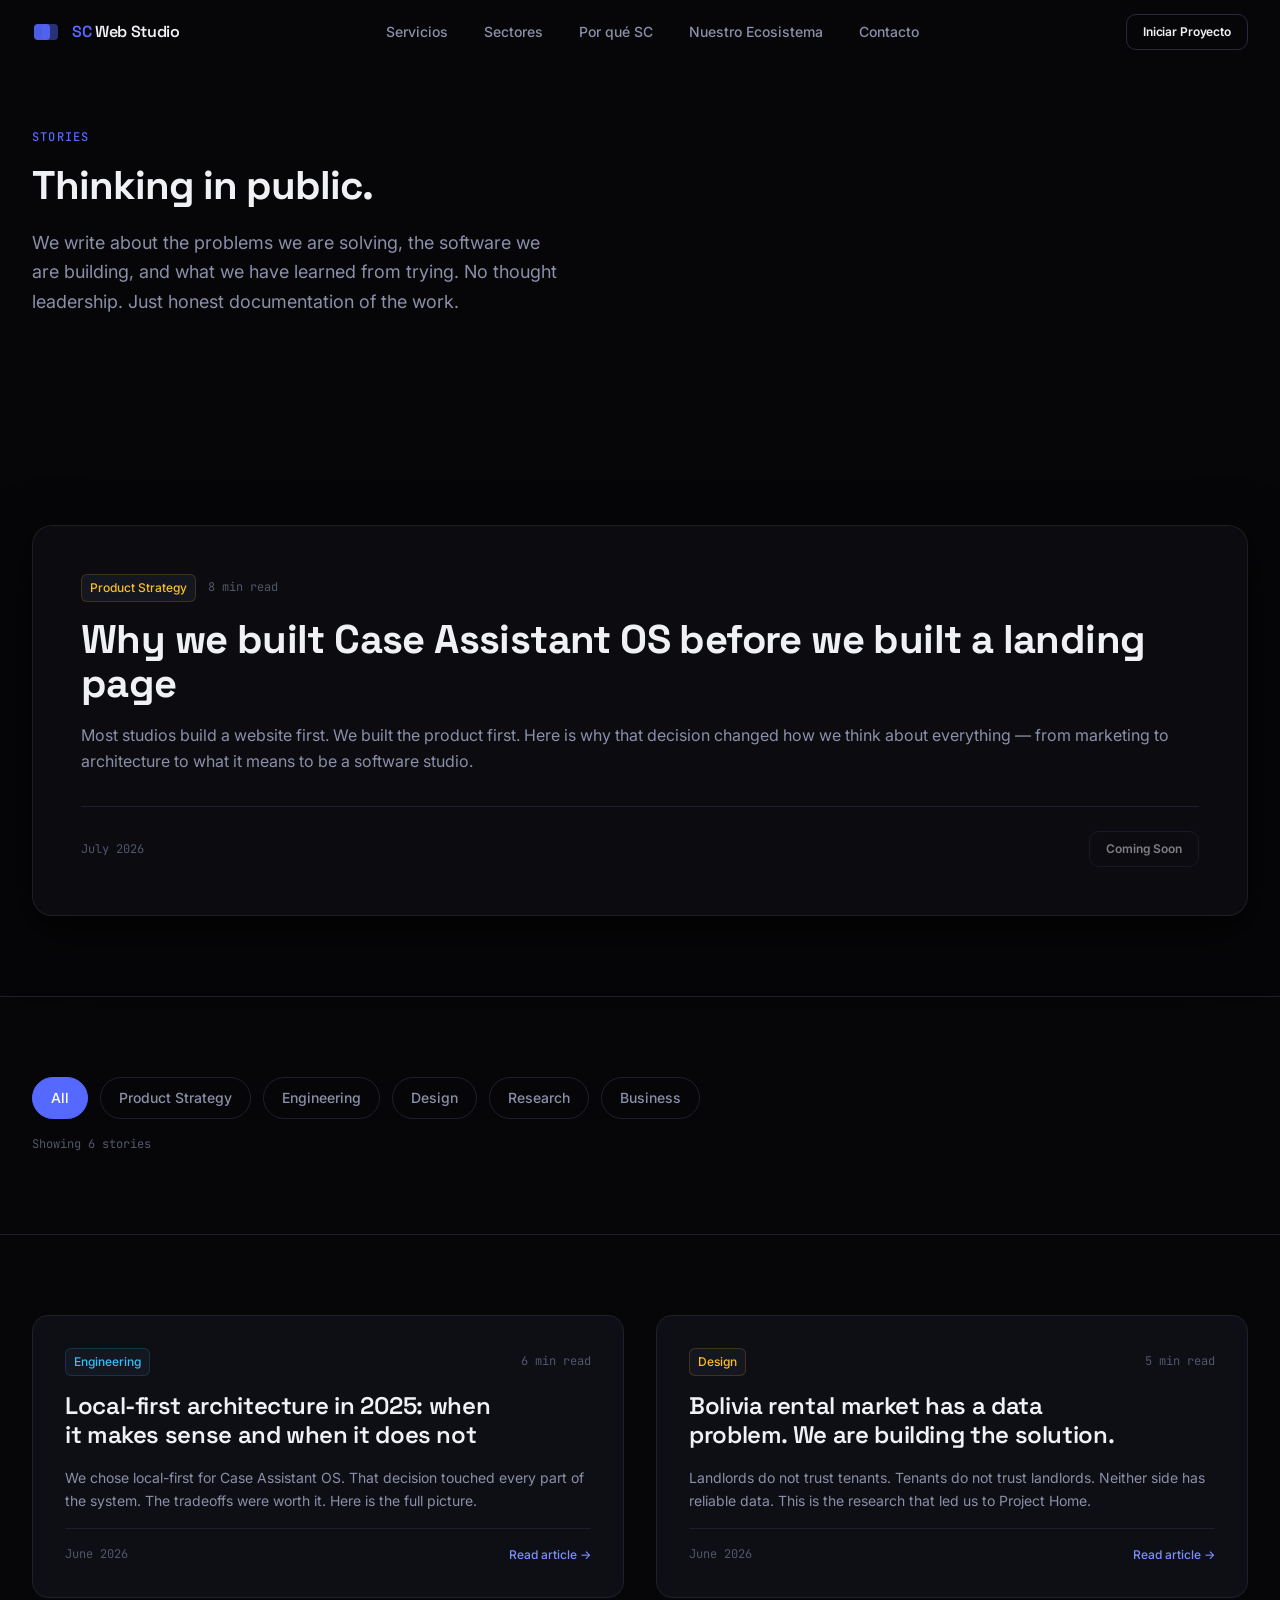
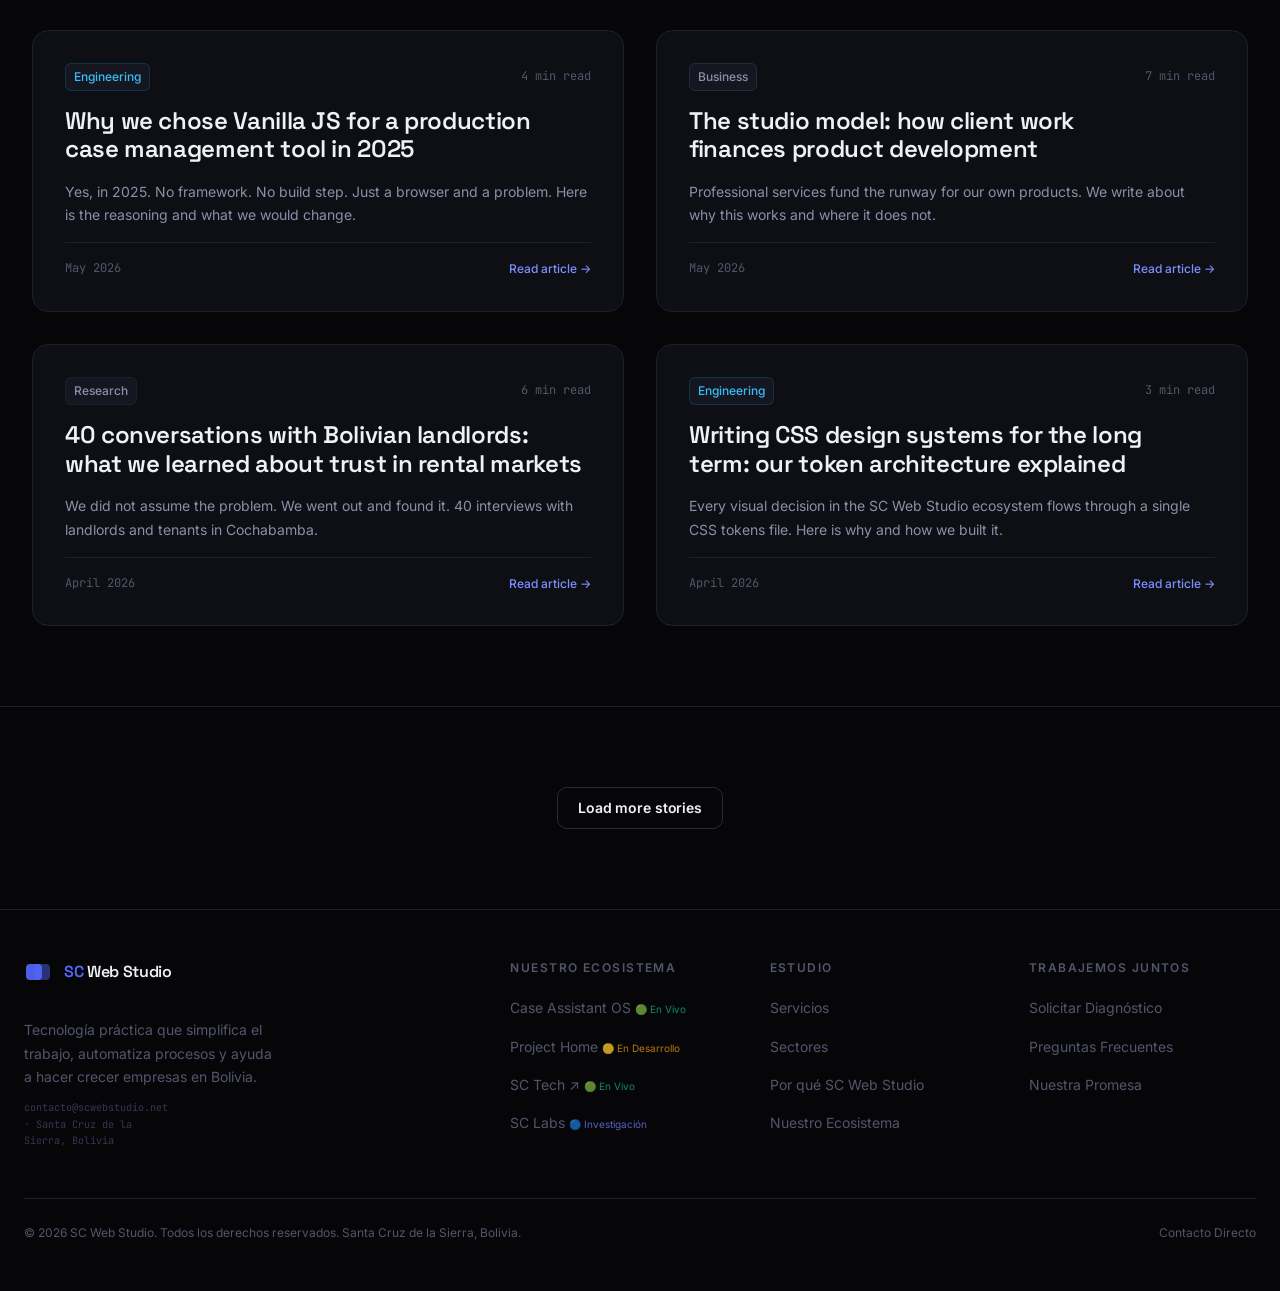
<file: stories/index.html>
<!DOCTYPE html>
<html lang="en">
<head>
  <meta charset="UTF-8">
  <meta name="viewport" content="width=device-width, initial-scale=1.0">

  <!-- ── Primary SEO ────────────────────────────────────────────────────── -->
  <title>Stories — SC Web Studio</title>
  <meta name="description" content="SC Web Studio writes about the problems we are solving, the software we are building, and what we have learned from trying. No thought leadership. Just honest documentation.">
  <meta name="keywords" content="SC Web Studio, software engineering, product strategy, local-first architecture, Vanilla JS, Bolivia rental market, case management software, startup R&D">
  <meta name="author" content="SC Web Studio">
  <meta name="robots" content="index, follow">
  <link rel="canonical" href="https://scwebstudio.com/stories/">

  <!-- ── Open Graph ──────────────────────────────────────────────────────── -->
  <meta property="og:type"        content="website">
  <meta property="og:url"         content="https://scwebstudio.com/stories/">
  <meta property="og:title"       content="Stories — SC Web Studio">
  <meta property="og:description" content="SC Web Studio writes about the problems we are solving, the software we are building, and what we have learned from trying. No thought leadership. Just honest documentation.">
  <meta property="og:site_name"   content="SC Web Studio">
  <meta property="og:locale"      content="en_US">
  <meta property="og:image"       content="https://scwebstudio.com/shared/assets/og/stories.jpg">
  <meta property="og:image:width"  content="1200">
  <meta property="og:image:height" content="630">
  <meta property="og:image:alt"   content="Stories — SC Web Studio">

  <!-- ── Twitter Card ───────────────────────────────────────────────────── -->
  <meta name="twitter:card"        content="summary_large_image">
  <meta name="twitter:site"        content="@scwebstudio">
  <meta name="twitter:title"       content="Stories — SC Web Studio">
  <meta name="twitter:description" content="SC Web Studio writes about the problems we are solving, the software we are building, and what we have learned from trying.">
  <meta name="twitter:image"       content="https://scwebstudio.com/shared/assets/og/stories.jpg">

  <!-- ── PWA / App Shell ────────────────────────────────────────────────── -->
  <meta name="theme-color"                       content="#060608">
  <meta name="apple-mobile-web-app-capable"      content="yes">
  <meta name="apple-mobile-web-app-status-bar-style" content="black-translucent">
  <meta name="apple-mobile-web-app-title"        content="SC Web Studio">
  <link rel="manifest"      href="../manifest.json">
  <link rel="icon"          type="image/svg+xml" href="../shared/assets/favicons/favicon.svg">
  <link rel="apple-touch-icon" href="../shared/assets/favicons/apple-touch-icon.png">

  <!-- ── JSON-LD Schema ─────────────────────────────────────────────────── -->
  <script type="application/ld+json">
  {
    "@context": "https://schema.org",
    "@type": "Blog",
    "name": "SC Web Studio Stories",
    "url": "https://scwebstudio.com/stories/",
    "description": "Honest documentation of software engineering, product strategy, and market research from SC Web Studio.",
    "publisher": {
      "@type": "Organization",
      "name": "SC Web Studio",
      "url": "https://scwebstudio.com"
    }
  }
  </script>

  <!-- ── Font preconnect ────────────────────────────────────────────────── -->
  <link rel="preconnect" href="https://fonts.googleapis.com">
  <link rel="preconnect" href="https://fonts.gstatic.com" crossorigin>
  <link href="https://fonts.googleapis.com/css2?family=Inter:wght@400;500;600;700&family=JetBrains+Mono:wght@400;500;600&family=Space+Grotesk:wght@500;600;700&display=swap" rel="stylesheet">

  <!-- ── Design System CSS (canonical import order) ─────────────────────── -->
  <link rel="stylesheet" href="../shared/css/tokens.css">
  <link rel="stylesheet" href="../shared/css/reset.css">
  <link rel="stylesheet" href="../shared/css/typography.css">
  <link rel="stylesheet" href="../shared/css/layout.css">
  <link rel="stylesheet" href="../shared/css/utilities.css">
  <link rel="stylesheet" href="../shared/css/components/nav.css">
  <link rel="stylesheet" href="../shared/css/components/buttons.css">
  <link rel="stylesheet" href="../shared/css/components/cards.css">
  <link rel="stylesheet" href="../shared/css/components/badges.css">
  <link rel="stylesheet" href="../shared/css/components/mockups.css">
  <link rel="stylesheet" href="../shared/css/components/modals.css">
  <link rel="stylesheet" href="../shared/css/components/forms.css">

  <!-- ── Page-Specific Styles ───────────────────────────────────────────── -->
  <style>
    /* Tag Business Variant */
    .tag-business {
      color: var(--text-secondary);
      border-color: var(--border-default);
      background: var(--bg-surface-raised);
    }

    /* Featured Story Card Overrides */
    .featured-card {
      padding: var(--space-8);
      border-radius: var(--radius-2xl);
      position: relative;
      overflow: hidden;
    }
    @media (min-width: 768px) {
      .featured-card {
        padding: var(--space-12);
      }
    }
    .featured-story-title {
      font-family: var(--font-display);
      font-size: clamp(1.75rem, 3.5vw, 2.5rem);
      font-weight: var(--weight-bold);
      color: var(--text-primary);
      line-height: var(--leading-tight);
      letter-spacing: var(--tracking-snug);
      margin-block: var(--space-4);
    }

    /* Filter Pills */
    .filter-bar {
      display: flex;
      flex-wrap: wrap;
      gap: var(--space-3);
      align-items: center;
    }
    .filter-pill {
      background: transparent;
      border: 1px solid var(--border-subtle);
      color: var(--text-secondary);
      padding: 8px 18px;
      border-radius: var(--radius-full);
      font-family: var(--font-ui);
      font-size: var(--text-sm);
      font-weight: var(--weight-medium);
      cursor: pointer;
      transition: background-color var(--duration-fast) var(--ease-out),
                  border-color var(--duration-fast) var(--ease-out),
                  color var(--duration-fast) var(--ease-out);
    }
    .filter-pill:hover {
      border-color: var(--border-default);
      color: var(--text-primary);
      background: var(--bg-surface-raised);
    }
    .filter-pill.is-active {
      background: var(--studio-500);
      border-color: var(--studio-500);
      color: #ffffff;
    }

    /* Story Grid Layout */
    .stories-grid {
      display: grid;
      grid-template-columns: 1fr;
      gap: var(--space-6);
    }
    @media (min-width: 768px) {
      .stories-grid {
        grid-template-columns: repeat(2, 1fr);
        gap: var(--space-8);
      }
    }

    /* Story Card Item */
    .card-story-item {
      background: var(--bg-surface);
      border: 1px solid var(--border-subtle);
      border-radius: var(--radius-xl);
      padding: var(--space-8);
      display: flex;
      flex-direction: column;
      gap: var(--space-4);
      height: 100%;
      text-decoration: none;
      position: relative;
      isolation: isolate;
      transition: transform var(--duration-slow) var(--ease-spring),
                  border-color var(--duration-base) var(--ease-out),
                  box-shadow var(--duration-slow) var(--ease-out);
    }
    .card-story-item::before {
      content: '';
      position: absolute;
      top: 0;
      left: 15%;
      right: 15%;
      height: 1px;
      background: var(--gradient-edge-studio);
      opacity: 0;
      transition: opacity var(--duration-base) var(--ease-out);
      z-index: 1;
    }
    .card-story-item:hover {
      transform: translateY(-4px);
      border-color: var(--border-default);
      box-shadow: var(--shadow-card-hover);
    }
    .card-story-item:hover::before {
      opacity: 1;
    }
    .card-story-item-header {
      display: flex;
      align-items: center;
      justify-content: space-between;
      gap: var(--space-3);
    }
    .card-story-item-title {
      font-family: var(--font-display);
      font-size: var(--text-xl);
      font-weight: var(--weight-semibold);
      color: var(--text-primary);
      line-height: var(--leading-snug);
      letter-spacing: var(--tracking-snug);
      transition: color var(--duration-fast) var(--ease-out);
    }
    .card-story-item:hover .card-story-item-title {
      color: var(--studio-300);
    }
    .card-story-item-desc {
      font-size: var(--text-sm);
      color: var(--text-secondary);
      line-height: var(--leading-relaxed);
      flex: 1;
    }
    .card-story-item-footer {
      padding-top: var(--space-4);
      border-top: 1px solid var(--border-subtle);
      margin-top: auto;
      display: flex;
      align-items: center;
      justify-content: space-between;
    }
  </style>
</head>

<body class="page-wrapper">
  <!-- Accessibility Skip Link -->
  <a href="#main-content" class="skip-link">Skip to main content</a>

  <!-- Scroll Progress Bar -->
  <div class="scroll-progress" id="scroll-progress" aria-hidden="true"></div>

  <!-- Header Shell Container -->
  <div id="sc-header"></div>
  <script src="../shared/js/core/shell.js" data-base="../"></script>

  <!-- Main Content -->
  <main id="main-content" class="page-content">

    <!-- 1. HERO SECTION -->
    <section class="section-lg" id="hero" aria-labelledby="stories-heading">
      <div class="container reveal-group">
        <p class="sh-label">Stories</p>
        <h1 class="sh-heading" id="stories-heading">Thinking in public.</h1>
        <p class="sh-lead">
          We write about the problems we are solving, the software we are building, and what we have learned from trying. No thought leadership. Just honest documentation of the work.
        </p>
      </div>
    </section>

    <!-- 2. FEATURED STORY -->
    <section class="section" id="featured" aria-labelledby="featured-heading">
      <div class="container reveal">
        <h2 id="featured-heading" class="sr-only">Featured Article</h2>
        <div class="card-glass featured-card">
          <div class="flex items-center gap-3 mb-2">
            <span class="tag tag-design">Product Strategy</span>
            <span class="font-mono text-xs text-tertiary">8 min read</span>
          </div>

          <div class="featured-story-title">
            Why we built Case Assistant OS before we built a landing page
          </div>

          <p class="text-secondary text-base max-w-3xl mb-8 leading-relaxed">
            Most studios build a website first. We built the product first. Here is why that decision changed how we think about everything — from marketing to architecture to what it means to be a software studio.
          </p>

          <div style="display:flex;align-items:center;justify-content:space-between;padding-top:var(--space-6);border-top:1px solid var(--border-subtle);flex-wrap:wrap;gap:var(--space-4);">
            <span class="font-mono text-xs text-tertiary">July 2026</span>
            <span class="btn btn-secondary btn-sm" style="opacity:0.5;cursor:default;" aria-disabled="true" title="Full article coming soon">
              Coming Soon
            </span>
          </div>
        </div>
      </div>
    </section>

    <!-- 3. FILTERS SECTION -->
    <section class="section" id="filters" aria-labelledby="filter-heading">
      <div class="container reveal">
        <h2 id="filter-heading" class="sr-only">Filter Stories by Topic</h2>
        
        <div class="filter-bar" role="group" aria-label="Filter stories by category">
          <button class="filter-pill is-active" data-filter="all" type="button" aria-pressed="true">All</button>
          <button class="filter-pill" data-filter="strategy" type="button" aria-pressed="false">Product Strategy</button>
          <button class="filter-pill" data-filter="engineering" type="button" aria-pressed="false">Engineering</button>
          <button class="filter-pill" data-filter="design" type="button" aria-pressed="false">Design</button>
          <button class="filter-pill" data-filter="research" type="button" aria-pressed="false">Research</button>
          <button class="filter-pill" data-filter="business" type="button" aria-pressed="false">Business</button>
        </div>

        <p id="story-count" class="text-xs font-mono text-tertiary mt-4">Showing 6 stories</p>
      </div>
    </section>

    <!-- 4. STORY GRID -->
    <section class="section" id="story-grid" aria-labelledby="grid-heading">
      <div class="container">
        <h2 id="grid-heading" class="sr-only">Recent Articles</h2>

        <div class="stories-grid reveal-group">

          <!-- Card 1 (Engineering) -->
          <article class="card-story-item reveal" data-category="engineering">
            <div class="card-story-item-header">
              <span class="tag tag-engineering">Engineering</span>
              <span class="font-mono text-xs text-tertiary">6 min read</span>
            </div>
            <h3 class="card-story-item-title">
              Local-first architecture in 2025: when it makes sense and when it does not
            </h3>
            <p class="card-story-item-desc">
              We chose local-first for Case Assistant OS. That decision touched every part of the system. The tradeoffs were worth it. Here is the full picture.
            </p>
            <div class="card-story-item-footer">
              <span class="font-mono text-xs text-tertiary">June 2026</span>
              <span class="text-xs text-link font-medium inline-flex items-center gap-1">Read article &rarr;</span>
            </div>
          </article>

          <!-- Card 2 (Design) -->
          <article class="card-story-item reveal" data-category="design">
            <div class="card-story-item-header">
              <span class="tag tag-design">Design</span>
              <span class="font-mono text-xs text-tertiary">5 min read</span>
            </div>
            <h3 class="card-story-item-title">
              Bolivia rental market has a data problem. We are building the solution.
            </h3>
            <p class="card-story-item-desc">
              Landlords do not trust tenants. Tenants do not trust landlords. Neither side has reliable data. This is the research that led us to Project Home.
            </p>
            <div class="card-story-item-footer">
              <span class="font-mono text-xs text-tertiary">June 2026</span>
              <span class="text-xs text-link font-medium inline-flex items-center gap-1">Read article &rarr;</span>
            </div>
          </article>

          <!-- Card 3 (Engineering) -->
          <article class="card-story-item reveal" data-category="engineering">
            <div class="card-story-item-header">
              <span class="tag tag-engineering">Engineering</span>
              <span class="font-mono text-xs text-tertiary">4 min read</span>
            </div>
            <h3 class="card-story-item-title">
              Why we chose Vanilla JS for a production case management tool in 2025
            </h3>
            <p class="card-story-item-desc">
              Yes, in 2025. No framework. No build step. Just a browser and a problem. Here is the reasoning and what we would change.
            </p>
            <div class="card-story-item-footer">
              <span class="font-mono text-xs text-tertiary">May 2026</span>
              <span class="text-xs text-link font-medium inline-flex items-center gap-1">Read article &rarr;</span>
            </div>
          </article>

          <!-- Card 4 (Business) -->
          <article class="card-story-item reveal" data-category="business">
            <div class="card-story-item-header">
              <span class="tag tag-business">Business</span>
              <span class="font-mono text-xs text-tertiary">7 min read</span>
            </div>
            <h3 class="card-story-item-title">
              The studio model: how client work finances product development
            </h3>
            <p class="card-story-item-desc">
              Professional services fund the runway for our own products. We write about why this works and where it does not.
            </p>
            <div class="card-story-item-footer">
              <span class="font-mono text-xs text-tertiary">May 2026</span>
              <span class="text-xs text-link font-medium inline-flex items-center gap-1">Read article &rarr;</span>
            </div>
          </article>

          <!-- Card 5 (Research) -->
          <article class="card-story-item reveal" data-category="research">
            <div class="card-story-item-header">
              <span class="tag tag-research">Research</span>
              <span class="font-mono text-xs text-tertiary">6 min read</span>
            </div>
            <h3 class="card-story-item-title">
              40 conversations with Bolivian landlords: what we learned about trust in rental markets
            </h3>
            <p class="card-story-item-desc">
              We did not assume the problem. We went out and found it. 40 interviews with landlords and tenants in Cochabamba.
            </p>
            <div class="card-story-item-footer">
              <span class="font-mono text-xs text-tertiary">April 2026</span>
              <span class="text-xs text-link font-medium inline-flex items-center gap-1">Read article &rarr;</span>
            </div>
          </article>

          <!-- Card 6 (Engineering) -->
          <article class="card-story-item reveal" data-category="engineering">
            <div class="card-story-item-header">
              <span class="tag tag-engineering">Engineering</span>
              <span class="font-mono text-xs text-tertiary">3 min read</span>
            </div>
            <h3 class="card-story-item-title">
              Writing CSS design systems for the long term: our token architecture explained
            </h3>
            <p class="card-story-item-desc">
              Every visual decision in the SC Web Studio ecosystem flows through a single CSS tokens file. Here is why and how we built it.
            </p>
            <div class="card-story-item-footer">
              <span class="font-mono text-xs text-tertiary">April 2026</span>
              <span class="text-xs text-link font-medium inline-flex items-center gap-1">Read article &rarr;</span>
            </div>
          </article>

        </div>
      </div>
    </section>

    <!-- 5. LOAD MORE SECTION -->
    <section class="section" id="load-more" aria-labelledby="load-more-heading">
      <div class="container text-center reveal">
        <h2 id="load-more-heading" class="sr-only">More Content</h2>
        <button class="btn btn-secondary" id="load-more-btn">Load more stories</button>
      </div>
    </section>

  </main>

  <!-- Footer Shell Container -->
  <div id="sc-footer"></div>

  <!-- Core Scripts -->
  <script src="../shared/js/core/nav.js" defer></script>
  <script src="../shared/js/core/scroll.js" defer></script>

  <!-- Inline Page Scripts -->
  <script>
    document.addEventListener('DOMContentLoaded', () => {
      // Filter functionality
      const filterPills = document.querySelectorAll('.filter-pill');
      const storyCards = document.querySelectorAll('.card-story-item');
      const countDisplay = document.getElementById('story-count');

      filterPills.forEach(pill => {
        pill.addEventListener('click', () => {
          // Update active state
          filterPills.forEach(p => {
            p.classList.remove('is-active');
            p.setAttribute('aria-pressed', 'false');
          });
          pill.classList.add('is-active');
          pill.setAttribute('aria-pressed', 'true');

          const filterValue = pill.getAttribute('data-filter');
          let visibleCount = 0;

          storyCards.forEach(card => {
            const cardCategory = card.getAttribute('data-category');
            if (filterValue === 'all' || cardCategory === filterValue) {
              card.style.display = 'flex';
              visibleCount++;
            } else {
              card.style.display = 'none';
            }
          });

          // Update story count text
          if (countDisplay) {
            countDisplay.textContent = `Showing ${visibleCount} ${visibleCount === 1 ? 'story' : 'stories'}`;
          }
        });
      });

      // Modal System Stub
      window.openModal = function(id) {
        const modal = document.getElementById(id);
        if (modal) {
          modal.classList.add('is-open');
          document.body.classList.add('modal-open');
        }
      };

      window.closeModal = function(id) {
        const modal = document.getElementById(id);
        if (modal) {
          modal.classList.remove('is-open');
          document.body.classList.remove('modal-open');
        }
      };
    });
  </script>
</body>
</html>
</file>
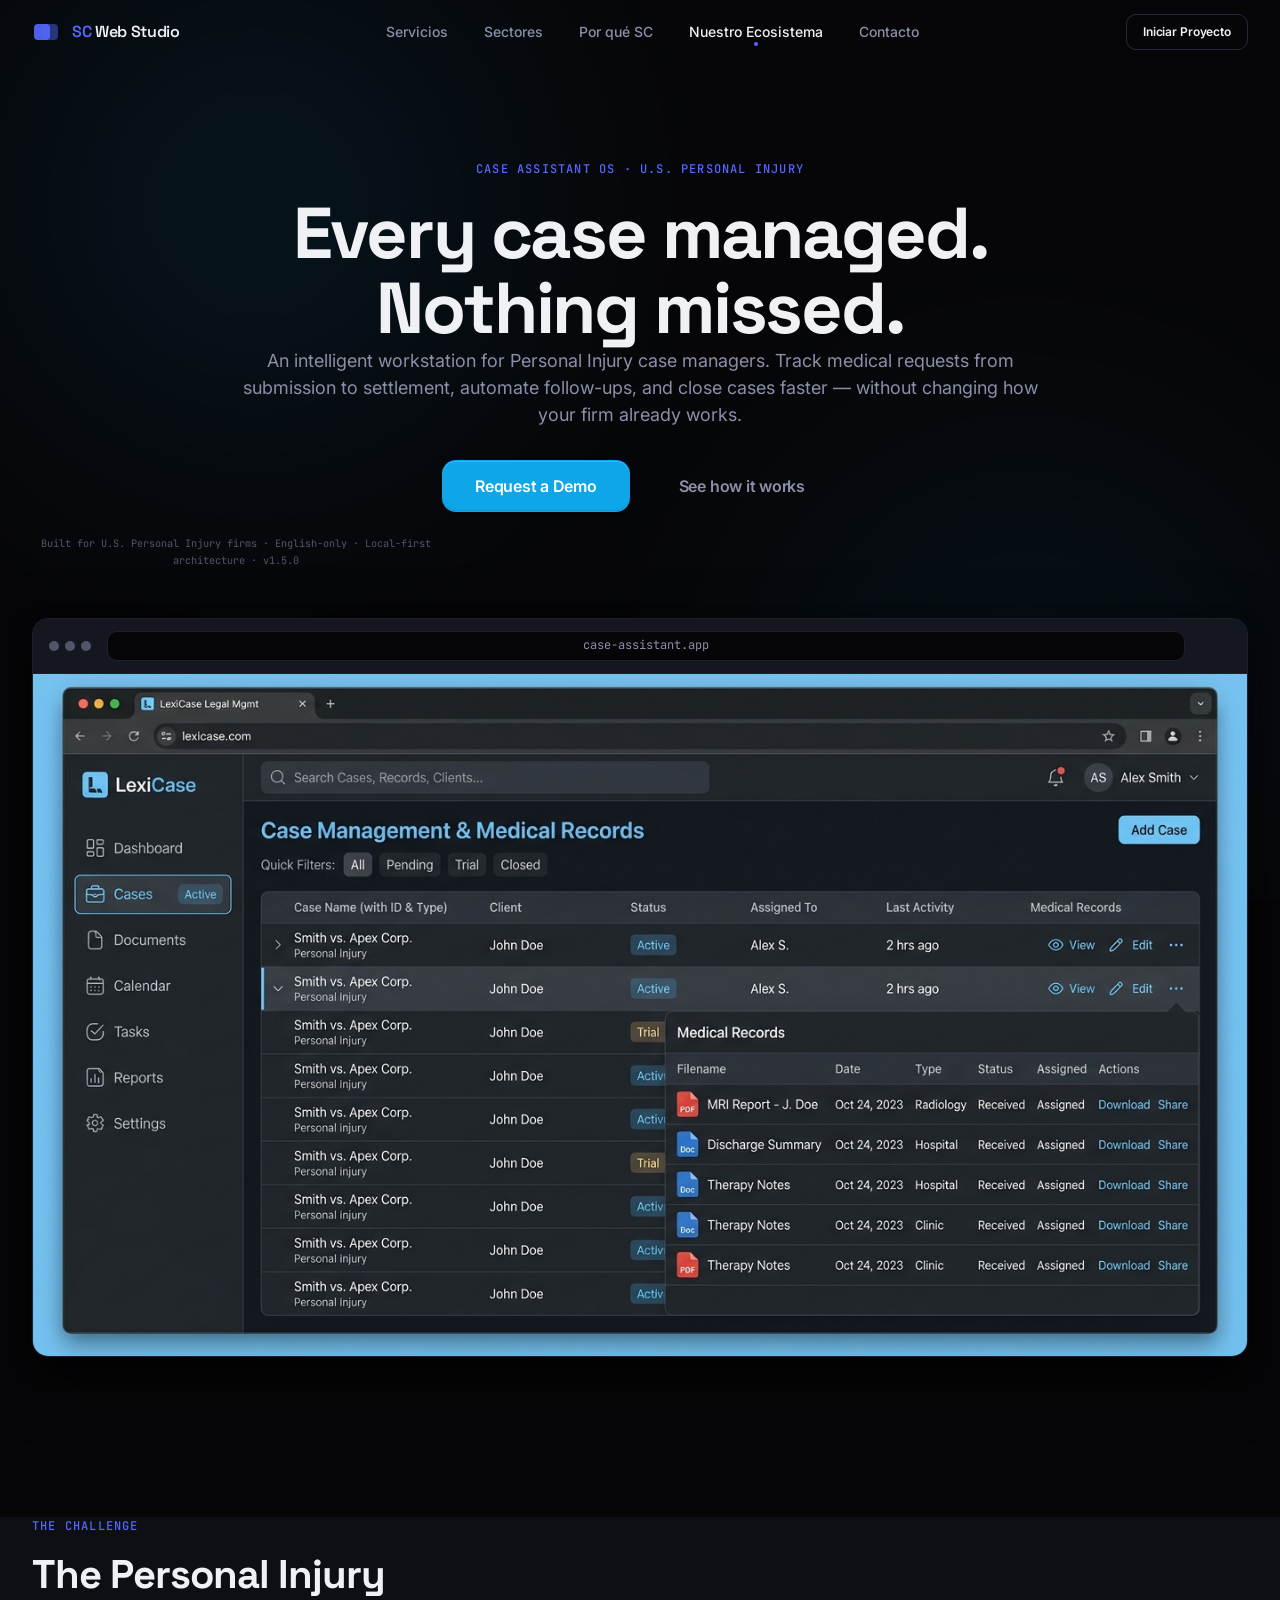
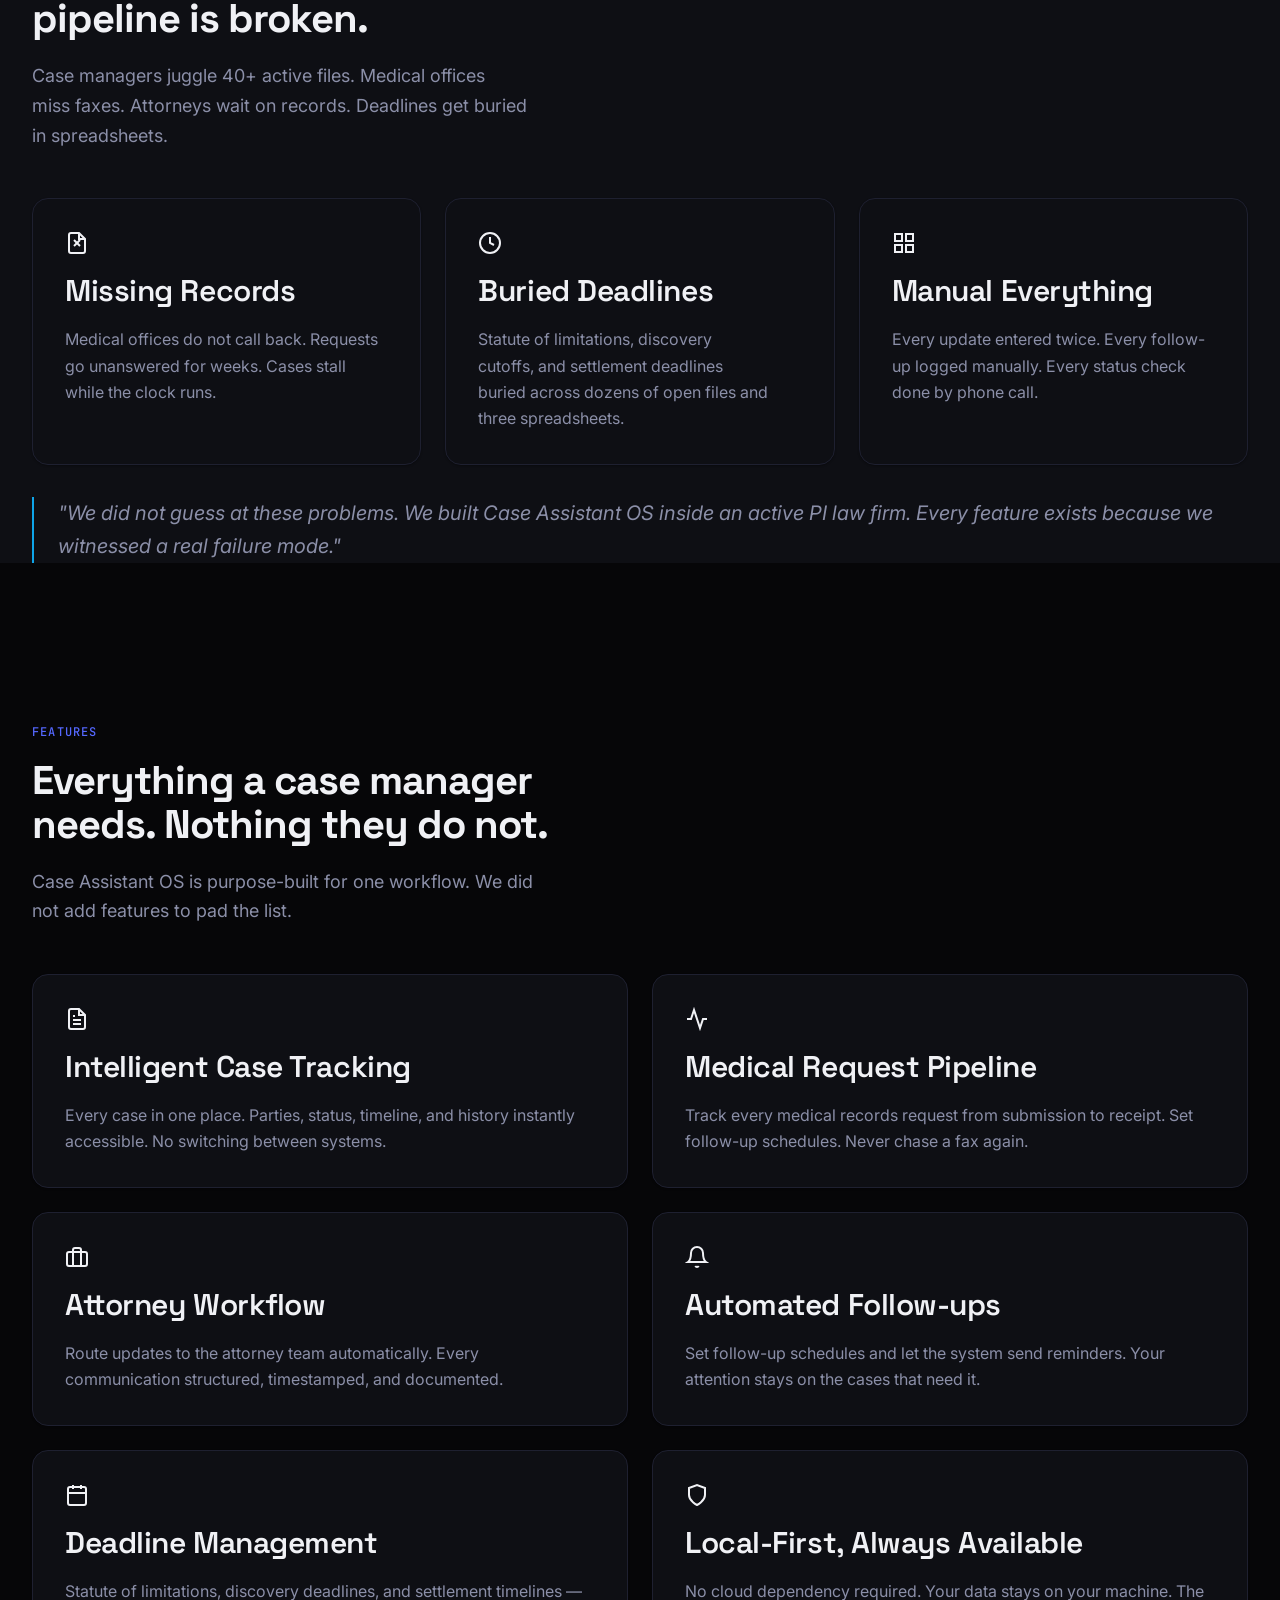
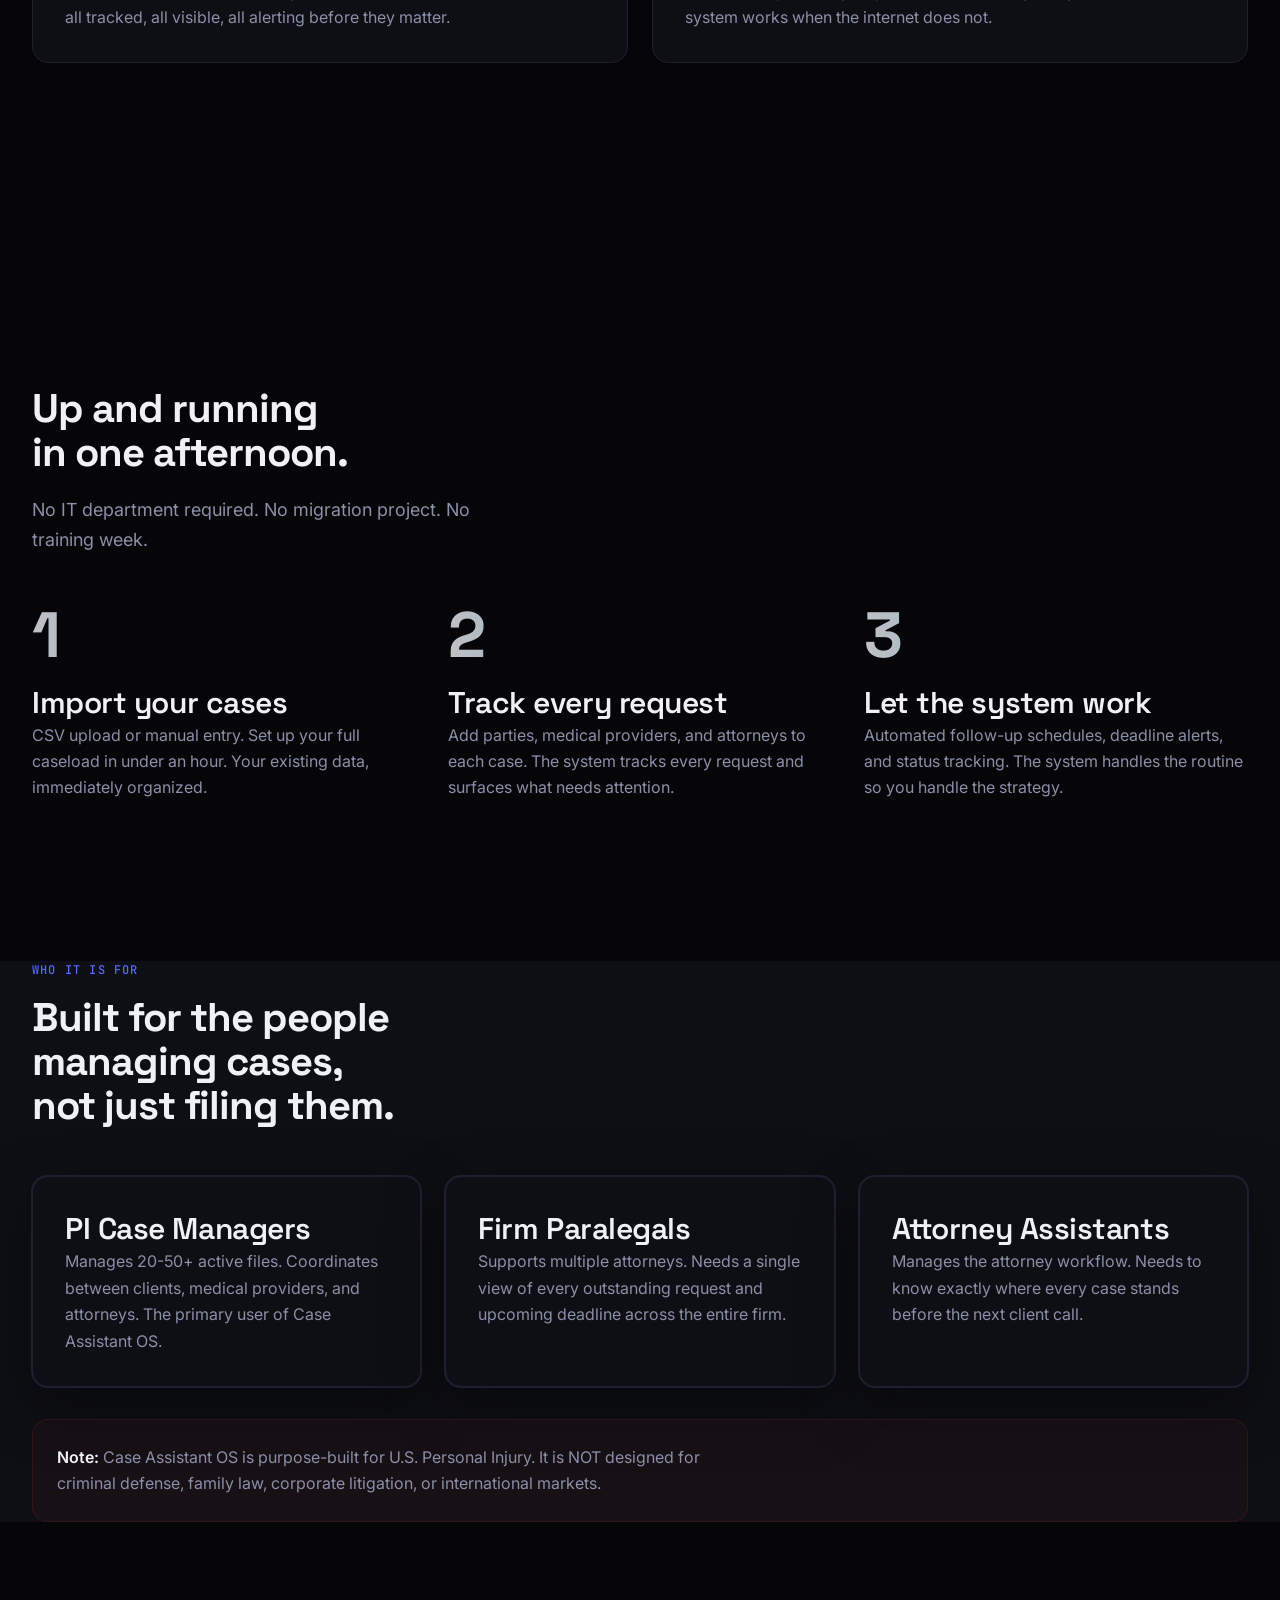
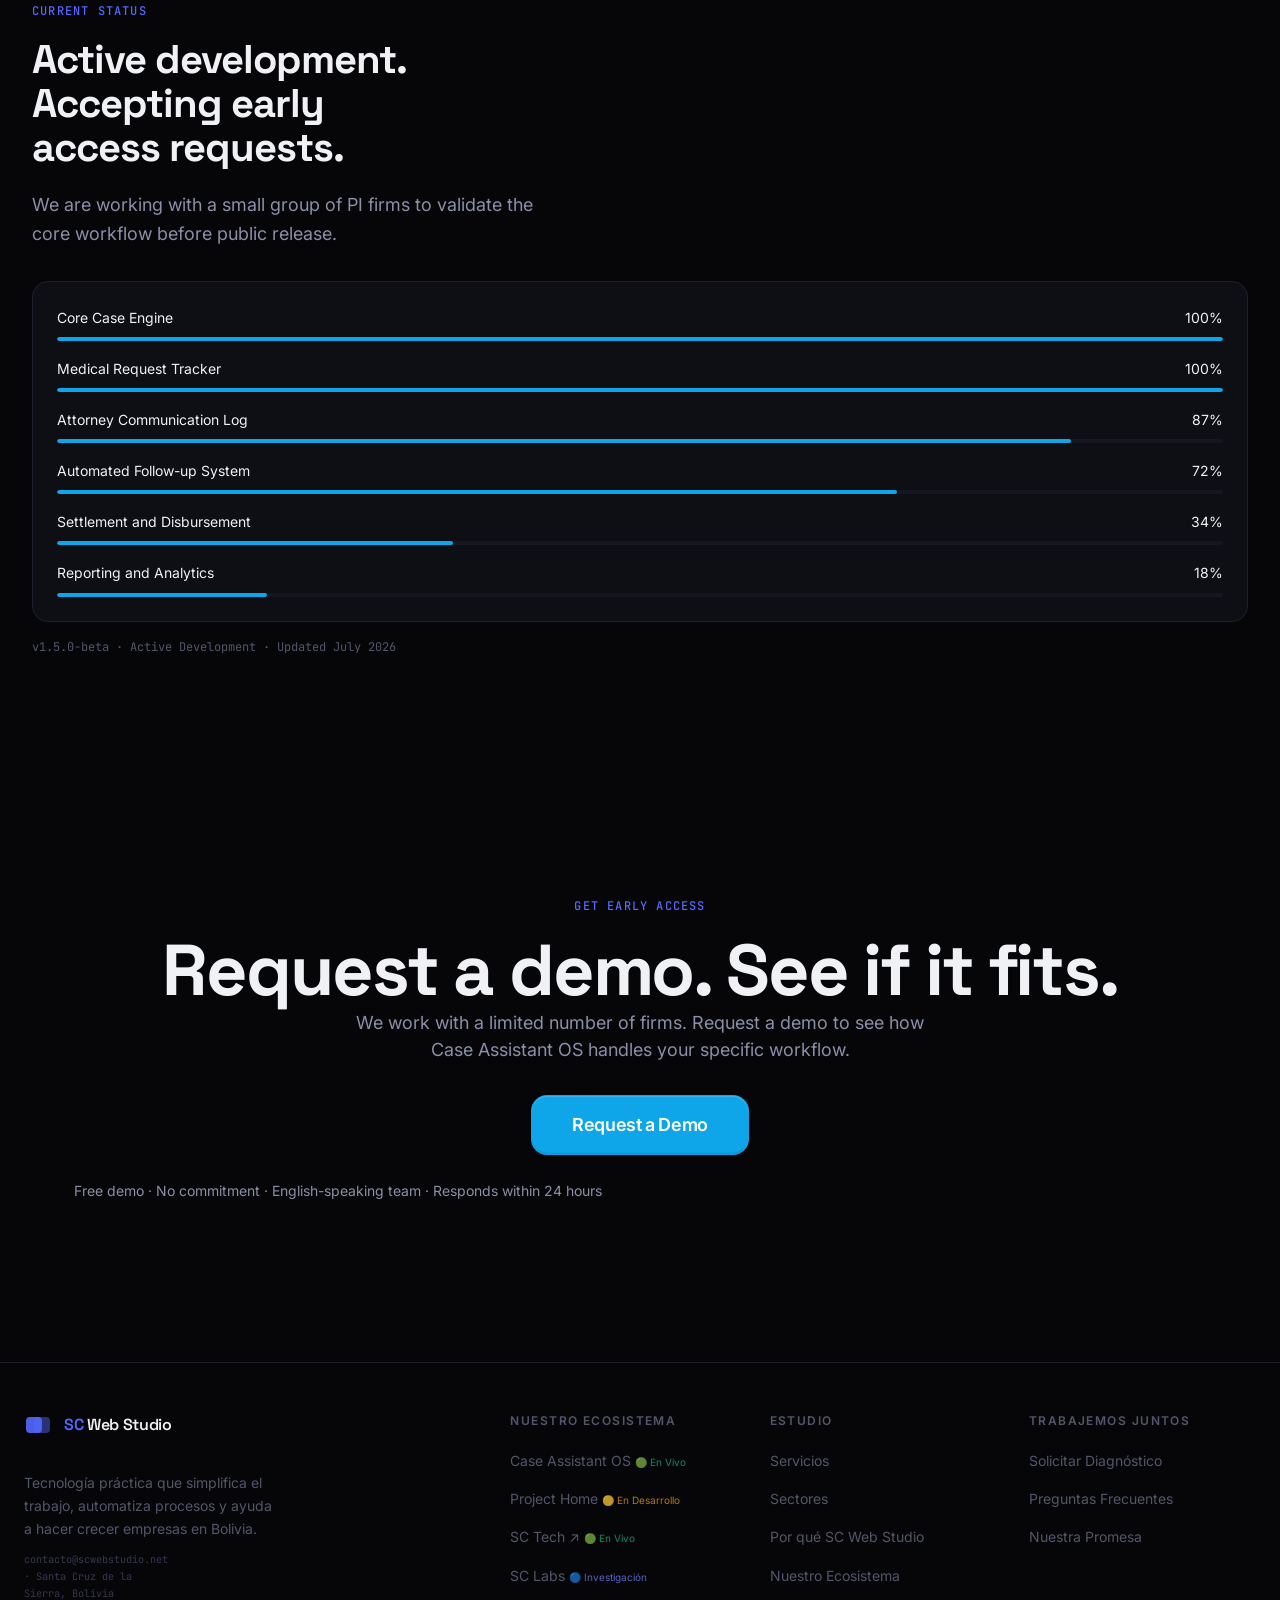
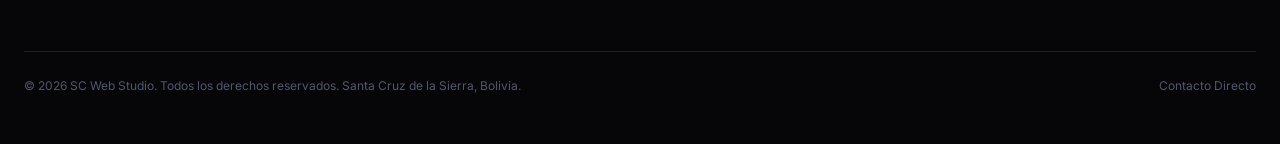
<file: products/case-assistant-os/index.html>
<!DOCTYPE html>
<html lang="en">
<head>
  <meta charset="UTF-8">
  <meta name="viewport" content="width=device-width, initial-scale=1.0">
  <title>Case Assistant OS — Intelligent Case Management for Personal Injury Firms — SC Web Studio</title>
  <meta name="description" content="Case Assistant OS is a purpose-built workstation for Personal Injury case managers. Track medical requests, automate follow-ups, and manage deadlines without changing your workflow.">
  <link rel="canonical" href="https://scwebstudio.com/products/case-assistant-os/">
  
  <!-- Open Graph -->
  <meta property="og:title" content="Case Assistant OS — Intelligent Case Management for Personal Injury Firms">
  <meta property="og:description" content="Case Assistant OS is a purpose-built workstation for Personal Injury case managers. Track medical requests, automate follow-ups, and manage deadlines without changing your workflow.">
  <meta property="og:type" content="website">
  <meta property="og:url" content="https://scwebstudio.com/products/case-assistant-os/">
  
  <!-- Twitter Card -->
  <meta name="twitter:card" content="summary_large_image">
  <meta name="twitter:title" content="Case Assistant OS — Intelligent Case Management for Personal Injury Firms">
  <meta name="twitter:description" content="Case Assistant OS is a purpose-built workstation for Personal Injury case managers. Track medical requests, automate follow-ups, and manage deadlines without changing your workflow.">

  <!-- JSON-LD -->
  <script type="application/ld+json">
  {
    "@context": "https://schema.org",
    "@type": "SoftwareApplication",
    "name": "Case Assistant OS",
    "applicationCategory": "BusinessApplication",
    "operatingSystem": "Web, Windows",
    "description": "Intelligent case management workstation for U.S. Personal Injury law firms.",
    "offers": { "@type": "Offer", "availability": "https://schema.org/PreOrder" },
    "author": { "@type": "Organization", "name": "SC Web Studio", "url": "https://scwebstudio.com" }
  }
  </script>

  <!-- Shared CSS -->
  <link rel="stylesheet" href="../../shared/css/tokens.css">
  <link rel="stylesheet" href="../../shared/css/reset.css">
  <link rel="stylesheet" href="../../shared/css/typography.css">
  <link rel="stylesheet" href="../../shared/css/layout.css">
  <link rel="stylesheet" href="../../shared/css/utilities.css">
  <link rel="stylesheet" href="../../shared/css/components/nav.css">
  <link rel="stylesheet" href="../../shared/css/components/buttons.css">
  <link rel="stylesheet" href="../../shared/css/components/cards.css">
  <link rel="stylesheet" href="../../shared/css/components/badges.css">
  <link rel="stylesheet" href="../../shared/css/components/mockups.css">
  <link rel="stylesheet" href="../../shared/css/components/modals.css">
  <link rel="stylesheet" href="../../shared/css/components/forms.css">

  <!-- Page Specific CSS -->
  <style>
    /* Hero Aurora overrides for Legal (Sky Blue) */
    .hero-aurora {
      position: absolute;
      top: 0;
      left: 0;
      right: 0;
      bottom: 0;
      overflow: hidden;
      z-index: -1;
      opacity: 0.15;
    }
    .hero-aurora::before,
    .hero-aurora::after {
      content: '';
      position: absolute;
      width: 60vw;
      height: 60vw;
      border-radius: 50%;
      filter: blur(100px);
      animation: aurora-float 20s ease-in-out infinite alternate;
    }
    .hero-aurora::before {
      background: radial-gradient(circle, rgba(14,165,233,0.8) 0%, rgba(14,165,233,0) 70%);
      top: -20%;
      left: -10%;
    }
    .hero-aurora::after {
      background: radial-gradient(circle, rgba(14,165,233,0.6) 0%, rgba(14,165,233,0) 70%);
      bottom: -20%;
      right: -10%;
      animation-delay: -10s;
    }
    @keyframes aurora-float {
      0% { transform: translate(0, 0) scale(1); }
      50% { transform: translate(5%, 5%) scale(1.1); }
      100% { transform: translate(-5%, -5%) scale(0.9); }
    }

    /* Mockup */
    .hero-cao-mockup {
      margin-top: var(--space-12);
      border-radius: var(--radius-xl);
      border: 1px solid var(--border-subtle);
      background-color: var(--bg-surface);
      box-shadow: var(--shadow-xl);
      overflow: hidden;
      display: flex;
      flex-direction: column;
    }
    .browser-bar {
      display: flex;
      align-items: center;
      padding: var(--space-3) var(--space-4);
      border-bottom: 1px solid var(--border-subtle);
      background-color: var(--bg-surface-raised);
    }
    .browser-dots {
      display: flex;
      gap: 6px;
      margin-right: var(--space-4);
    }
    .browser-dot {
      width: 10px;
      height: 10px;
      border-radius: 50%;
      background-color: var(--text-tertiary);
    }
    .browser-url {
      flex: 1;
      background-color: var(--bg-page);
      border: 1px solid var(--border-subtle);
      border-radius: var(--radius-md);
      padding: var(--space-1) var(--space-3);
      font-family: var(--font-mono);
      font-size: var(--text-xs);
      color: var(--text-secondary);
      text-align: center;
    }
    .hero-mockup-image {
      width: 100%;
      height: auto;
      display: block;
      object-fit: cover;
      aspect-ratio: 16/9;
    }

    /* Pullquote */
    .pullquote {
      border-left: 2px solid var(--legal-500);
      padding-left: var(--space-6);
      margin: var(--space-8) 0;
      font-size: var(--text-lg);
      font-style: italic;
      color: var(--text-secondary);
    }

    /* Grids */
    .features-grid {
      display: grid;
      gap: var(--space-6);
      margin-top: var(--space-8);
    }
    @media (min-width: 768px) {
      .features-grid { grid-template-columns: repeat(2, 1fr); }
    }
    .how-it-works-grid {
      display: grid;
      gap: var(--space-8);
      margin-top: var(--space-8);
    }
    @media (min-width: 1024px) {
      .how-it-works-grid { grid-template-columns: repeat(3, 1fr); }
    }
    .audience-grid {
      display: grid;
      gap: var(--space-6);
      margin-top: var(--space-8);
    }
    @media (min-width: 1024px) {
      .audience-grid { grid-template-columns: repeat(3, 1fr); }
    }

    /* Step Number */
    .step-number {
      font-family: var(--font-display);
      font-size: 4rem;
      line-height: 1;
      font-weight: 700;
      margin-bottom: var(--space-4);
      background: linear-gradient(to right, var(--text-primary), var(--legal-500));
      -webkit-background-clip: text;
      -webkit-text-fill-color: transparent;
      opacity: 0.8;
    }

    /* Not for box */
    .not-for-box {
      background: rgba(239,68,68,0.04);
      border: 1px solid rgba(239,68,68,0.12);
      border-radius: var(--radius-xl);
      padding: var(--space-6);
      margin-top: var(--space-8);
      color: var(--text-secondary);
    }

    /* Progress Rows */
    .progress-panel {
      margin-top: var(--space-8);
      background: var(--bg-surface);
      border: 1px solid var(--border-subtle);
      border-radius: var(--radius-xl);
      padding: var(--space-6);
    }
    .progress-row-item {
      margin-bottom: var(--space-4);
    }
    .progress-row-item:last-child {
      margin-bottom: 0;
    }
    .progress-label-wrap {
      display: flex;
      justify-content: space-between;
      margin-bottom: var(--space-2);
      font-size: var(--text-sm);
    }
    .progress-track {
      height: 4px;
      background: var(--bg-surface-raised);
      border-radius: var(--radius-full);
      overflow: hidden;
    }
    .progress-fill {
      height: 100%;
      background: var(--legal-500);
      border-radius: var(--radius-full);
      width: 0%; /* JS will set this */
      transition: width 1s ease-out;
    }
  </style>
</head>
<body class="page-wrapper">
  <a href="#main-content" class="skip-link">Skip to main content</a>
  <div class="scroll-progress" id="scroll-progress" aria-hidden="true"></div>

  <!-- Shell Header -->
  <div id="sc-header"></div>
  <script src="../../shared/js/core/shell.js" data-base="../../"></script>

  <main id="main-content" class="page-content">
    
    <!-- 1. HERO -->
    <section class="section-xl" aria-labelledby="hero-heading">
      <div class="hero-aurora" aria-hidden="true"></div>
      <div class="container text-center reveal-group">
        <p class="sh-label reveal">Case Assistant OS · U.S. Personal Injury</p>
        <h1 class="display reveal" id="hero-heading">Every case managed. Nothing missed.</h1>
        <p class="lead reveal" style="max-width: 800px; margin: 0 auto var(--space-8);">
          An intelligent workstation for Personal Injury case managers. Track medical requests from submission to settlement, automate follow-ups, and close cases faster — without changing how your firm already works.
        </p>
        <div class="flex" style="justify-content: center; gap: var(--space-4); margin-bottom: var(--space-6);">
          <button class="btn btn-legal btn-lg reveal" data-modal="modal-demo">Request a Demo</button>
          <a href="#how-it-works" class="btn btn-ghost btn-lg reveal">See how it works</a>
        </div>
        <p class="reveal" style="font-family: var(--font-mono); font-size: var(--text-2xs); color: var(--text-tertiary);">
          Built for U.S. Personal Injury firms · English-only · Local-first architecture · v1.5.0
        </p>

        <div class="hero-cao-mockup reveal" style="transition-delay: 200ms;">
          <div class="browser-bar">
            <div class="browser-dots">
              <div class="browser-dot"></div>
              <div class="browser-dot"></div>
              <div class="browser-dot"></div>
            </div>
            <div class="browser-url">case-assistant.app</div>
            <div style="width: 46px;"></div> <!-- balance -->
          </div>
          <img src="../../shared/assets/mockups/case_assistant.jpg" alt="Case Assistant OS UI" class="hero-mockup-image" width="1280" height="720">
        </div>
      </div>
    </section>

    <!-- 2. THE PROBLEM -->
    <section class="section-surface" id="problem" aria-labelledby="problem-heading">
      <div class="container reveal-group">
        <div style="max-width: 800px; margin-bottom: var(--space-12);">
          <p class="sh-label reveal">The Challenge</p>
          <h2 class="sh-heading reveal" id="problem-heading">The Personal Injury pipeline is broken.</h2>
          <p class="sh-lead reveal">
            Case managers juggle 40+ active files. Medical offices miss faxes. Attorneys wait on records. Deadlines get buried in spreadsheets.
          </p>
        </div>

        <div class="features-grid" style="grid-template-columns: repeat(auto-fit, minmax(300px, 1fr));">
          <div class="card card-feature reveal">
            <div class="card-icon">
              <svg width="24" height="24" viewBox="0 0 24 24" fill="none" stroke="currentColor" stroke-width="2" aria-hidden="true"><path d="M14 2H6a2 2 0 0 0-2 2v16a2 2 0 0 0 2 2h12a2 2 0 0 0 2-2V8z"></path><polyline points="14 2 14 8 20 8"></polyline><line x1="9" y1="15" x2="15" y2="9"></line><line x1="15" y1="15" x2="9" y2="9"></line></svg>
            </div>
            <h3>Missing Records</h3>
            <p class="text-secondary">Medical offices do not call back. Requests go unanswered for weeks. Cases stall while the clock runs.</p>
          </div>
          <div class="card card-feature reveal">
            <div class="card-icon">
              <svg width="24" height="24" viewBox="0 0 24 24" fill="none" stroke="currentColor" stroke-width="2" aria-hidden="true"><circle cx="12" cy="12" r="10"></circle><polyline points="12 6 12 12 16 14"></polyline></svg>
            </div>
            <h3>Buried Deadlines</h3>
            <p class="text-secondary">Statute of limitations, discovery cutoffs, and settlement deadlines buried across dozens of open files and three spreadsheets.</p>
          </div>
          <div class="card card-feature reveal">
            <div class="card-icon">
              <svg width="24" height="24" viewBox="0 0 24 24" fill="none" stroke="currentColor" stroke-width="2" aria-hidden="true"><rect x="3" y="3" width="7" height="7"></rect><rect x="14" y="3" width="7" height="7"></rect><rect x="14" y="14" width="7" height="7"></rect><rect x="3" y="14" width="7" height="7"></rect></svg>
            </div>
            <h3>Manual Everything</h3>
            <p class="text-secondary">Every update entered twice. Every follow-up logged manually. Every status check done by phone call.</p>
          </div>
        </div>

        <blockquote class="pullquote reveal">
          "We did not guess at these problems. We built Case Assistant OS inside an active PI law firm. Every feature exists because we witnessed a real failure mode."
        </blockquote>
      </div>
    </section>

    <!-- 3. FEATURES -->
    <section class="section-lg" id="features" aria-labelledby="features-heading">
      <div class="container reveal-group">
        <div style="max-width: 800px; margin-bottom: var(--space-12);">
          <p class="sh-label reveal">Features</p>
          <h2 class="sh-heading reveal" id="features-heading">Everything a case manager needs. Nothing they do not.</h2>
          <p class="sh-lead reveal">
            Case Assistant OS is purpose-built for one workflow. We did not add features to pad the list.
          </p>
        </div>

        <div class="features-grid">
          <div class="card card-feature reveal">
            <div class="card-icon">
              <svg width="24" height="24" viewBox="0 0 24 24" fill="none" stroke="currentColor" stroke-width="2" aria-hidden="true"><path d="M14 2H6a2 2 0 0 0-2 2v16a2 2 0 0 0 2 2h12a2 2 0 0 0 2-2V8z"></path><polyline points="14 2 14 8 20 8"></polyline><line x1="16" y1="13" x2="8" y2="13"></line><line x1="16" y1="17" x2="8" y2="17"></line><polyline points="10 9 9 9 8 9"></polyline></svg>
            </div>
            <h3>Intelligent Case Tracking</h3>
            <p class="text-secondary">Every case in one place. Parties, status, timeline, and history instantly accessible. No switching between systems.</p>
          </div>
          
          <div class="card card-feature reveal">
            <div class="card-icon">
              <svg width="24" height="24" viewBox="0 0 24 24" fill="none" stroke="currentColor" stroke-width="2" aria-hidden="true"><polyline points="22 12 18 12 15 21 9 3 6 12 2 12"></polyline></svg>
            </div>
            <h3>Medical Request Pipeline</h3>
            <p class="text-secondary">Track every medical records request from submission to receipt. Set follow-up schedules. Never chase a fax again.</p>
          </div>
          
          <div class="card card-feature reveal">
            <div class="card-icon">
              <svg width="24" height="24" viewBox="0 0 24 24" fill="none" stroke="currentColor" stroke-width="2" aria-hidden="true"><rect x="2" y="7" width="20" height="14" rx="2" ry="2"></rect><path d="M16 21V5a2 2 0 0 0-2-2h-4a2 2 0 0 0-2 2v16"></path></svg>
            </div>
            <h3>Attorney Workflow</h3>
            <p class="text-secondary">Route updates to the attorney team automatically. Every communication structured, timestamped, and documented.</p>
          </div>
          
          <div class="card card-feature reveal">
            <div class="card-icon">
              <svg width="24" height="24" viewBox="0 0 24 24" fill="none" stroke="currentColor" stroke-width="2" aria-hidden="true"><path d="M18 8A6 6 0 0 0 6 8c0 7-3 9-3 9h18s-3-2-3-9"></path><path d="M13.73 21a2 2 0 0 1-3.46 0"></path></svg>
            </div>
            <h3>Automated Follow-ups</h3>
            <p class="text-secondary">Set follow-up schedules and let the system send reminders. Your attention stays on the cases that need it.</p>
          </div>
          
          <div class="card card-feature reveal">
            <div class="card-icon">
              <svg width="24" height="24" viewBox="0 0 24 24" fill="none" stroke="currentColor" stroke-width="2" aria-hidden="true"><rect x="3" y="4" width="18" height="18" rx="2" ry="2"></rect><line x1="16" y1="2" x2="16" y2="6"></line><line x1="8" y1="2" x2="8" y2="6"></line><line x1="3" y1="10" x2="21" y2="10"></line></svg>
            </div>
            <h3>Deadline Management</h3>
            <p class="text-secondary">Statute of limitations, discovery deadlines, and settlement timelines — all tracked, all visible, all alerting before they matter.</p>
          </div>
          
          <div class="card card-feature reveal">
            <div class="card-icon">
              <svg width="24" height="24" viewBox="0 0 24 24" fill="none" stroke="currentColor" stroke-width="2" aria-hidden="true"><path d="M12 22s8-4 8-10V5l-8-3-8 3v7c0 6 8 10 8 10z"></path></svg>
            </div>
            <h3>Local-First, Always Available</h3>
            <p class="text-secondary">No cloud dependency required. Your data stays on your machine. The system works when the internet does not.</p>
          </div>
        </div>
      </div>
    </section>

    <!-- 4. HOW IT WORKS -->
    <section class="section-xl" id="how-it-works" aria-labelledby="how-heading">
      <div class="container reveal-group">
        <div style="max-width: 800px; margin-bottom: var(--space-12);">
          <p class="sh-label reveal">How It Works</p>
          <h2 class="sh-heading reveal" id="how-heading">Up and running in one afternoon.</h2>
          <p class="sh-lead reveal">
            No IT department required. No migration project. No training week.
          </p>
        </div>

        <div class="how-it-works-grid">
          <div class="reveal">
            <div class="step-number">1</div>
            <h3>Import your cases</h3>
            <p class="text-secondary">CSV upload or manual entry. Set up your full caseload in under an hour. Your existing data, immediately organized.</p>
          </div>
          <div class="reveal">
            <div class="step-number">2</div>
            <h3>Track every request</h3>
            <p class="text-secondary">Add parties, medical providers, and attorneys to each case. The system tracks every request and surfaces what needs attention.</p>
          </div>
          <div class="reveal">
            <div class="step-number">3</div>
            <h3>Let the system work</h3>
            <p class="text-secondary">Automated follow-up schedules, deadline alerts, and status tracking. The system handles the routine so you handle the strategy.</p>
          </div>
        </div>
      </div>
    </section>

    <!-- 5. WHO IT IS FOR -->
    <section class="section-surface" id="who-its-for" aria-labelledby="who-heading">
      <div class="container reveal-group">
        <div style="max-width: 800px; margin-bottom: var(--space-12);">
          <p class="sh-label reveal">Who It Is For</p>
          <h2 class="sh-heading reveal" id="who-heading">Built for the people managing cases, not just filing them.</h2>
        </div>

        <div class="audience-grid">
          <div class="card reveal">
            <h3>PI Case Managers</h3>
            <p class="text-secondary">Manages 20-50+ active files. Coordinates between clients, medical providers, and attorneys. The primary user of Case Assistant OS.</p>
          </div>
          <div class="card reveal">
            <h3>Firm Paralegals</h3>
            <p class="text-secondary">Supports multiple attorneys. Needs a single view of every outstanding request and upcoming deadline across the entire firm.</p>
          </div>
          <div class="card reveal">
            <h3>Attorney Assistants</h3>
            <p class="text-secondary">Manages the attorney workflow. Needs to know exactly where every case stands before the next client call.</p>
          </div>
        </div>

        <div class="not-for-box reveal">
          <p><strong>Note:</strong> Case Assistant OS is purpose-built for U.S. Personal Injury. It is NOT designed for criminal defense, family law, corporate litigation, or international markets.</p>
        </div>
      </div>
    </section>

    <!-- 6. STATUS -->
    <section class="section" id="status" aria-labelledby="status-heading">
      <div class="container reveal-group">
        <div style="max-width: 800px;">
          <p class="sh-label reveal">Current Status</p>
          <h2 class="sh-heading reveal" id="status-heading">Active development. Accepting early access requests.</h2>
          <p class="sh-lead reveal">
            We are working with a small group of PI firms to validate the core workflow before public release.
          </p>
        </div>

        <div class="progress-panel reveal" id="progress-container">
          <div class="progress-row-item">
            <div class="progress-label-wrap">
              <span>Core Case Engine</span>
              <span>100%</span>
            </div>
            <div class="progress-track"><div class="progress-fill" data-target="100"></div></div>
          </div>
          <div class="progress-row-item">
            <div class="progress-label-wrap">
              <span>Medical Request Tracker</span>
              <span>100%</span>
            </div>
            <div class="progress-track"><div class="progress-fill" data-target="100"></div></div>
          </div>
          <div class="progress-row-item">
            <div class="progress-label-wrap">
              <span>Attorney Communication Log</span>
              <span>87%</span>
            </div>
            <div class="progress-track"><div class="progress-fill" data-target="87"></div></div>
          </div>
          <div class="progress-row-item">
            <div class="progress-label-wrap">
              <span>Automated Follow-up System</span>
              <span>72%</span>
            </div>
            <div class="progress-track"><div class="progress-fill" data-target="72"></div></div>
          </div>
          <div class="progress-row-item">
            <div class="progress-label-wrap">
              <span>Settlement and Disbursement</span>
              <span>34%</span>
            </div>
            <div class="progress-track"><div class="progress-fill" data-target="34"></div></div>
          </div>
          <div class="progress-row-item">
            <div class="progress-label-wrap">
              <span>Reporting and Analytics</span>
              <span>18%</span>
            </div>
            <div class="progress-track"><div class="progress-fill" data-target="18"></div></div>
          </div>
        </div>
        
        <p class="reveal" style="margin-top: var(--space-4); font-family: var(--font-mono); font-size: var(--text-xs); color: var(--text-tertiary);">
          v1.5.0-beta · Active Development · Updated July 2026
        </p>
      </div>
    </section>

    <!-- 7. FINAL CTA -->
    <section class="section-xl" id="get-access" aria-labelledby="cta-heading">
      <div class="container text-center reveal-group">
        <p class="sh-label reveal" style="justify-content: center; margin: 0 auto var(--space-4); max-width: max-content;">Get Early Access</p>
        <h2 class="display reveal" id="cta-heading">Request a demo. See if it fits.</h2>
        <p class="lead reveal" style="max-width: 600px; margin: 0 auto var(--space-8);">
          We work with a limited number of firms. Request a demo to see how Case Assistant OS handles your specific workflow.
        </p>
        <button class="btn btn-legal btn-xl reveal" data-modal="modal-demo">Request a Demo</button>
        <p class="reveal" style="margin-top: var(--space-6); font-size: var(--text-sm); color: var(--text-secondary);">
          Free demo · No commitment · English-speaking team · Responds within 24 hours
        </p>
      </div>
    </section>

  </main>

  <!-- Shell Footer -->
  <div id="sc-footer"></div>

  <!-- DEMO MODAL -->
  <div id="modal-demo" class="modal-overlay" role="dialog" aria-modal="true" aria-labelledby="modal-demo-title">
    <div class="modal">
      <div class="modal-header">
        <h2 id="modal-demo-title">Request a Demo</h2>
        <button class="btn btn-ghost" data-close="modal-demo" aria-label="Close modal">
          <svg width="24" height="24" viewBox="0 0 24 24" fill="none" stroke="currentColor" stroke-width="2" aria-hidden="true"><line x1="18" y1="6" x2="6" y2="18"></line><line x1="6" y1="6" x2="18" y2="18"></line></svg>
        </button>
      </div>
      <div class="modal-body">
        <form id="demo-form" class="form-grid">
          <div class="form-group">
            <label for="demo-name">Full name *</label>
            <input type="text" id="demo-name" required class="form-input">
          </div>
          <div class="form-group">
            <label for="demo-email">Email address *</label>
            <input type="email" id="demo-email" required class="form-input">
          </div>
          <div class="form-group">
            <label for="demo-firm">Firm name *</label>
            <input type="text" id="demo-firm" required class="form-input">
          </div>
          <div class="form-group">
            <label for="demo-phone">Phone number</label>
            <input type="tel" id="demo-phone" class="form-input">
          </div>
          <div class="form-group">
            <label for="demo-cases">Number of active cases</label>
            <select id="demo-cases" class="form-select">
              <option value="">Select...</option>
              <option value="Under 50">Under 50</option>
              <option value="50-150">50-150</option>
              <option value="150-500">150-500</option>
              <option value="500+">500+</option>
            </select>
          </div>
          <div class="form-group">
            <label for="demo-source">How did you hear about us?</label>
            <select id="demo-source" class="form-select">
              <option value="">Select...</option>
              <option value="Search engine">Search engine</option>
              <option value="Referral">Referral</option>
              <option value="Social media">Social media</option>
              <option value="Legal industry event">Legal industry event</option>
              <option value="Other">Other</option>
            </select>
          </div>
          <div class="form-group" style="grid-column: 1 / -1;">
            <label for="demo-challenge">Describe your biggest case management challenge</label>
            <textarea id="demo-challenge" rows="3" class="form-textarea"></textarea>
          </div>
          <div style="grid-column: 1 / -1; margin-top: var(--space-4);">
            <button type="submit" class="btn btn-legal btn-full">Schedule Your Demo</button>
          </div>
          <div style="grid-column: 1 / -1; margin-top: var(--space-2); text-align: center;">
            <span class="text-xs text-tertiary">Your information is only used to prepare for your demo. We do not share or sell data.</span>
          </div>
        </form>
        <div id="demo-success" style="display: none; text-align: center; padding: var(--space-8) 0;">
          <svg width="48" height="48" viewBox="0 0 24 24" fill="none" stroke="var(--legal-500)" stroke-width="2" style="margin: 0 auto var(--space-4);"><path d="M22 11.08V12a10 10 0 1 1-5.93-9.14"></path><polyline points="22 4 12 14.01 9 11.01"></polyline></svg>
          <h3>Request Sent</h3>
          <p class="text-secondary" style="margin-top: var(--space-2);">Thank you. We will be in touch within 24 hours to schedule your demo.</p>
        </div>
      </div>
    </div>
  </div>

  <!-- Core Scripts -->
  <script src="../../shared/js/core/nav.js" defer></script>
  <script src="../../shared/js/core/scroll.js" defer></script>

  <!-- Inline Scripts for this page -->
  <script>
    // Modal System
    function openModal(id) {
      document.getElementById(id).classList.add('is-open');
      document.body.classList.add('modal-open');
    }
    
    function closeModal(id) {
      document.getElementById(id).classList.remove('is-open');
      document.body.classList.remove('modal-open');
    }

    // Modal Triggers
    document.querySelectorAll('[data-modal]').forEach(trigger => {
      trigger.addEventListener('click', (e) => {
        e.preventDefault();
        openModal(trigger.getAttribute('data-modal'));
      });
    });

    document.querySelectorAll('[data-close]').forEach(trigger => {
      trigger.addEventListener('click', (e) => {
        e.preventDefault();
        closeModal(trigger.getAttribute('data-close'));
      });
    });

    // Close on overlay click
    document.querySelectorAll('.modal-overlay').forEach(overlay => {
      overlay.addEventListener('click', (e) => {
        if (e.target === overlay) {
          closeModal(overlay.id);
        }
      });
    });

    // Close on Escape
    document.addEventListener('keydown', (e) => {
      if (e.key === 'Escape') {
        const openModal = document.querySelector('.modal-overlay.is-open');
        if (openModal) {
          closeModal(openModal.id);
        }
      }
    });

    // Form Submit Stub
    const demoForm = document.getElementById('demo-form');
    if (demoForm) {
      demoForm.addEventListener('submit', (e) => {
        e.preventDefault();
        demoForm.style.display = 'none';
        document.getElementById('demo-success').style.display = 'block';
      });
    }

    // Progress Bar Animation
    document.addEventListener('DOMContentLoaded', () => {
      const observer = new IntersectionObserver((entries) => {
        entries.forEach(entry => {
          if (entry.isIntersecting) {
            const fills = entry.target.querySelectorAll('.progress-fill');
            fills.forEach(fill => {
              const target = fill.getAttribute('data-target');
              fill.style.width = target + '%';
            });
            observer.unobserve(entry.target);
          }
        });
      }, { threshold: 0.2 });

      const progressContainer = document.getElementById('progress-container');
      if (progressContainer) {
        observer.observe(progressContainer);
      }
    });
  </script>
</body>
</html>
</file>
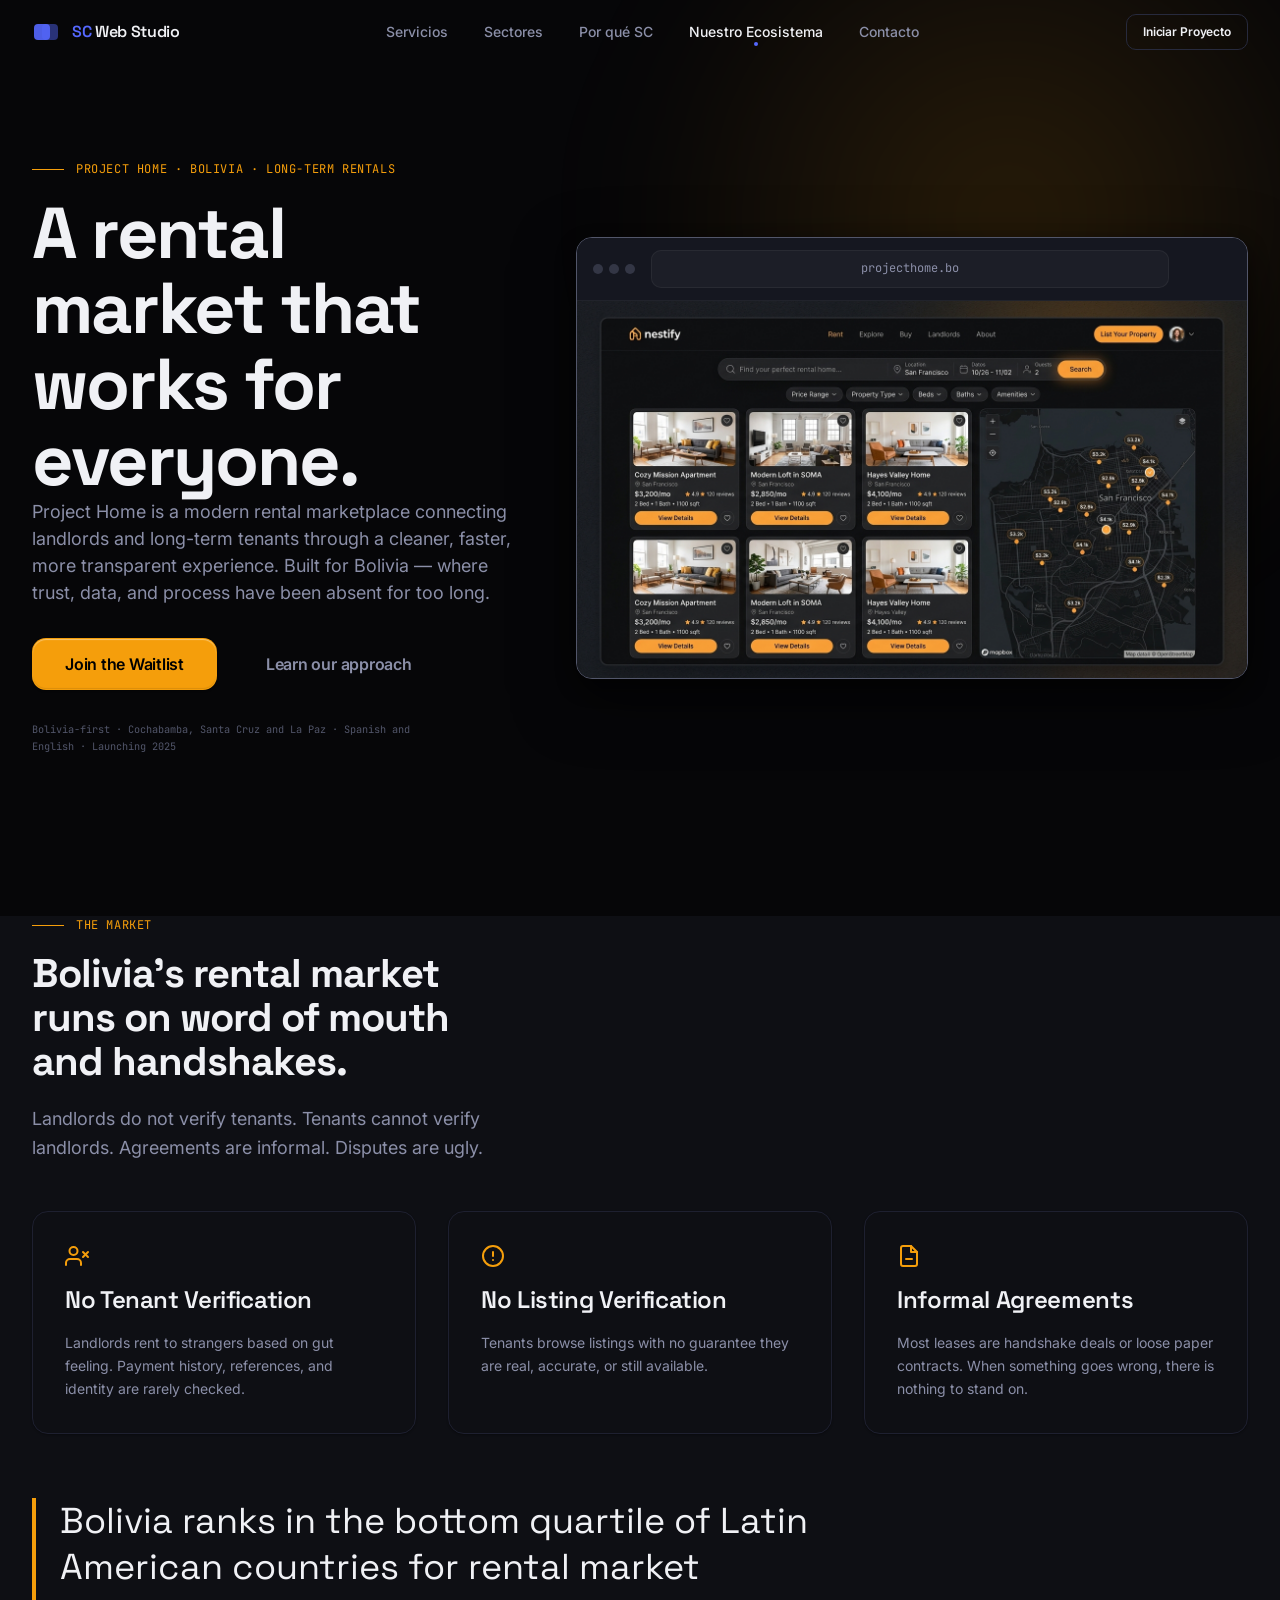
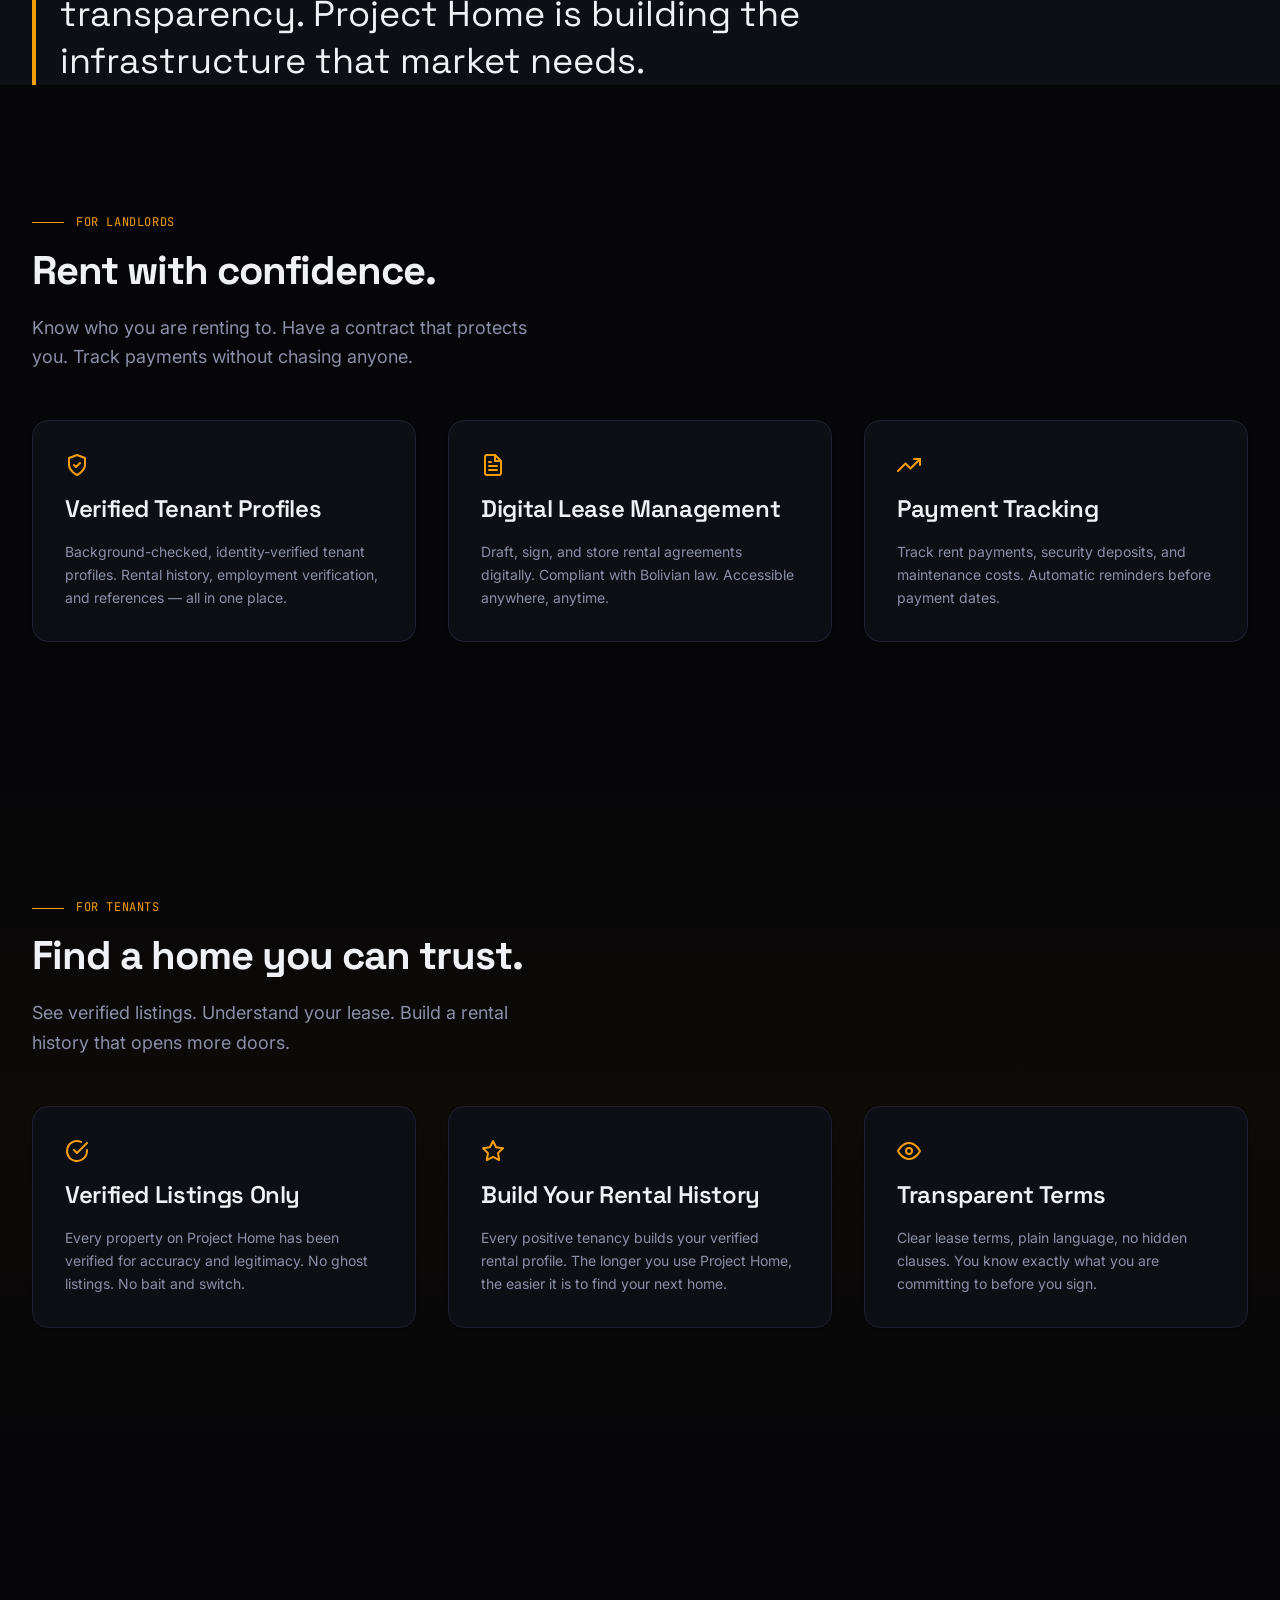
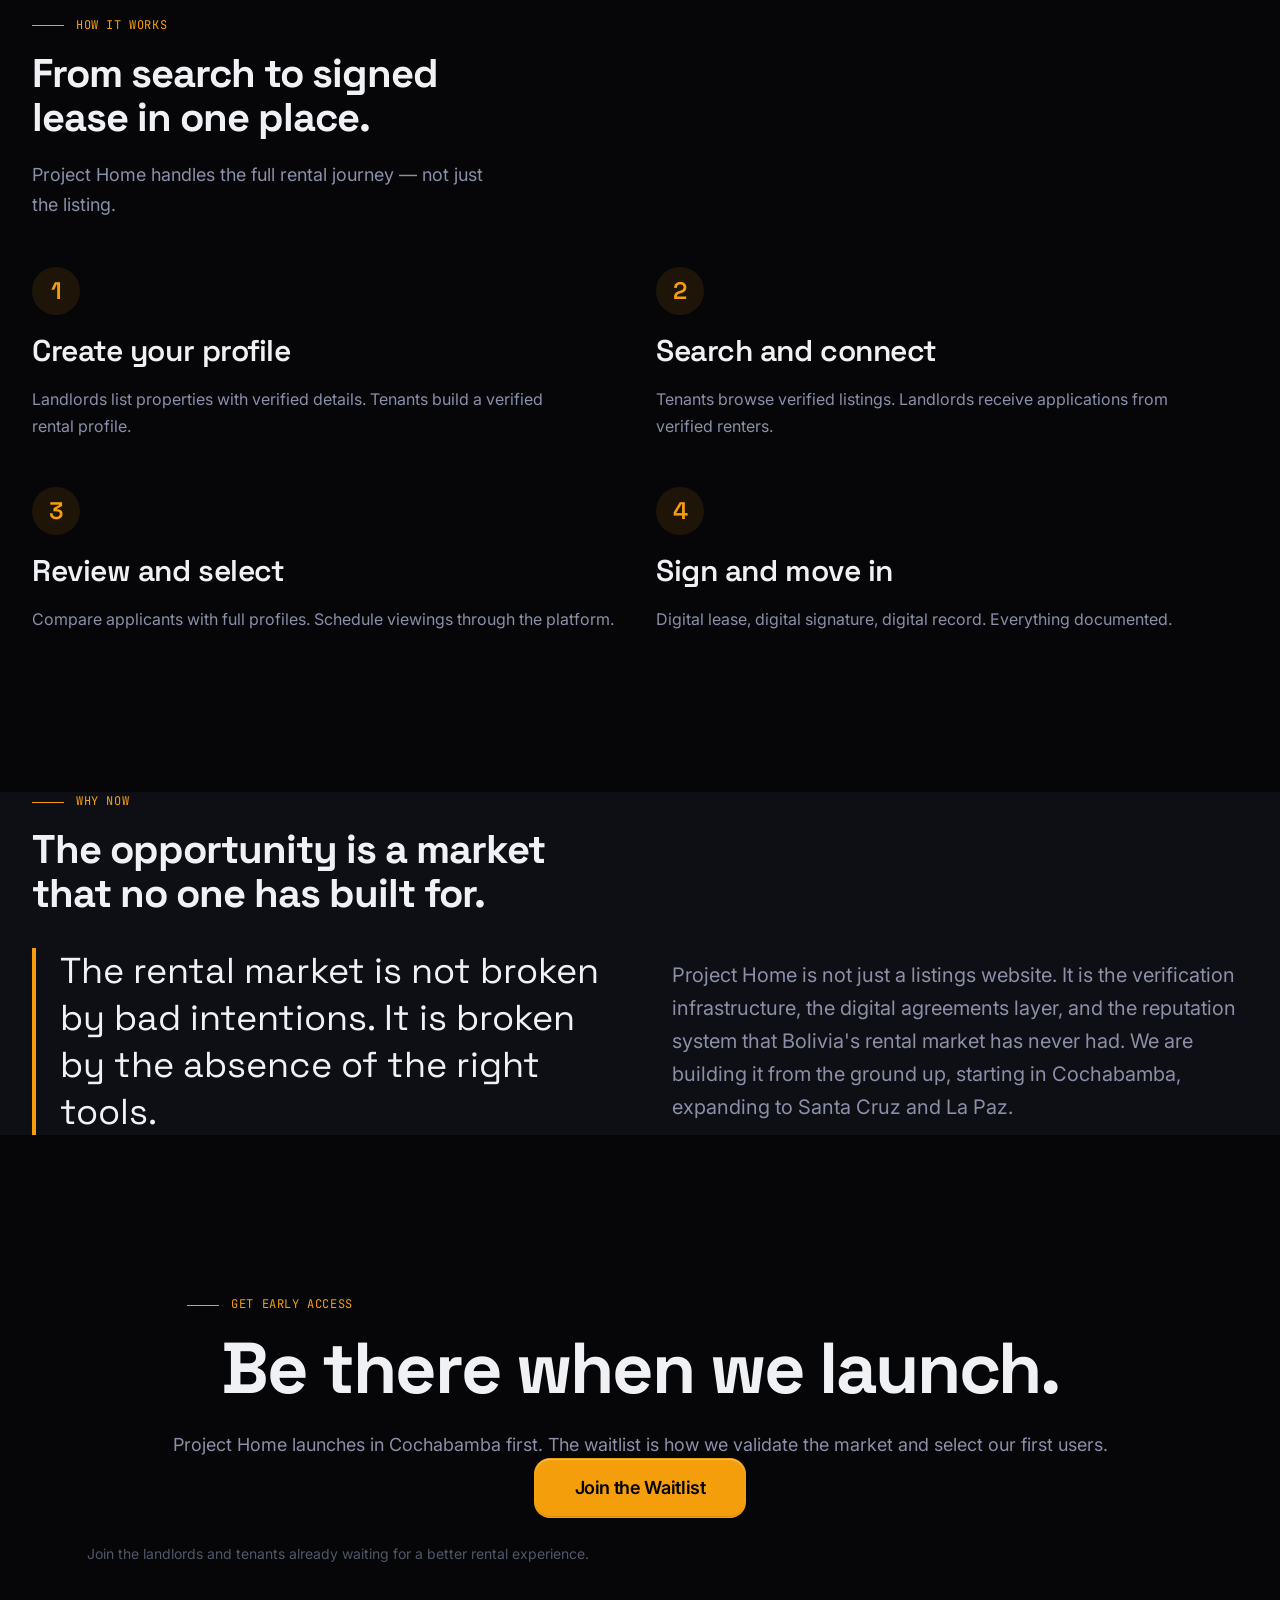
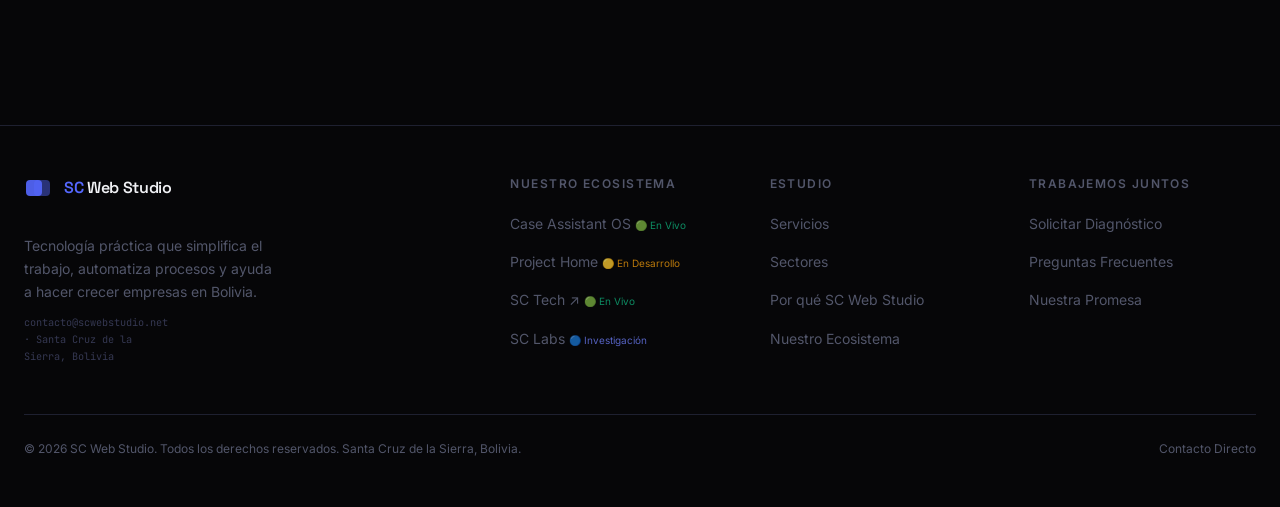
<file: products/project-home/index.html>
<!DOCTYPE html>
<html lang="en">
<head>
    <meta charset="UTF-8">
    <meta name="viewport" content="width=device-width, initial-scale=1.0">
    <title>Project Home — The Rental Marketplace Bolivia Has Been Waiting For — SC Web Studio</title>
    
    <meta name="description" content="Project Home connects landlords and long-term tenants in Bolivia through verified listings, digital lease agreements, and a transparent process that replaces the handshake economy.">
    <link rel="canonical" href="https://scwebstudio.com/products/project-home/">
    
    <!-- Open Graph / Twitter -->
    <meta property="og:type" content="website">
    <meta property="og:url" content="https://scwebstudio.com/products/project-home/">
    <meta property="og:title" content="Project Home — The Rental Marketplace Bolivia Has Been Waiting For">
    <meta property="og:description" content="Project Home connects landlords and long-term tenants in Bolivia through verified listings, digital lease agreements, and a transparent process that replaces the handshake economy.">
    <meta name="twitter:card" content="summary_large_image">

    <!-- CSS Imports (Order Mandatory) -->
    <link rel="stylesheet" href="../../shared/css/tokens.css">
    <link rel="stylesheet" href="../../shared/css/reset.css">
    <link rel="stylesheet" href="../../shared/css/typography.css">
    <link rel="stylesheet" href="../../shared/css/layout.css">
    <link rel="stylesheet" href="../../shared/css/utilities.css">
    <link rel="stylesheet" href="../../shared/css/components/nav.css">
    <link rel="stylesheet" href="../../shared/css/components/buttons.css">
    <link rel="stylesheet" href="../../shared/css/components/cards.css">
    <link rel="stylesheet" href="../../shared/css/components/badges.css">
    <link rel="stylesheet" href="../../shared/css/components/mockups.css">
    <link rel="stylesheet" href="../../shared/css/components/modals.css">
    <link rel="stylesheet" href="../../shared/css/components/forms.css">

    <!-- JSON-LD -->
    <script type="application/ld+json">
    {
      "@context": "https://schema.org",
      "@type": "SoftwareApplication",
      "name": "Project Home",
      "applicationCategory": "RealEstateApplication",
      "description": "Modern rental marketplace for Bolivia connecting landlords and tenants through verified listings, digital lease agreements, and transparent processes.",
      "availableLanguage": ["es", "en"],
      "offers": { 
        "@type": "Offer", 
        "availability": "https://schema.org/PreOrder", 
        "priceCurrency": "BOB" 
      },
      "author": { 
        "@type": "Organization", 
        "name": "SC Web Studio", 
        "url": "https://scwebstudio.com" 
      }
    }
    </script>

    <!-- Page Specific Styles -->
    <style>
        :root {
            --home-500: #F59E0B;
            --home-500-rgb: 245, 158, 11;
        }
        
        .text-home {
            color: var(--home-500);
        }

        /* Hero Aurora */
        .hero-aurora {
            position: absolute;
            top: -20%;
            right: -10%;
            width: 80vw;
            height: 80vw;
            max-width: 800px;
            max-height: 800px;
            background: radial-gradient(circle, rgba(var(--home-500-rgb), 0.15) 0%, rgba(var(--home-500-rgb), 0) 70%);
            border-radius: 50%;
            z-index: 0;
            pointer-events: none;
            filter: blur(60px);
        }

        .hero-mockup-image {
          width: 100%;
          height: auto;
          display: block;
          object-fit: cover;
          aspect-ratio: 16/9;
        }

        .hero-ph-mockup {
          background-color: var(--bg-surface);
          border: 1px solid var(--text-tertiary);
          border-radius: var(--radius-xl);
          overflow: hidden;
          box-shadow: var(--shadow-xl);
        }

        .browser-bar {
          background-color: var(--bg-surface-raised);
          padding: var(--space-3) var(--space-4);
          display: flex;
          align-items: center;
          border-bottom: 1px solid rgba(255, 255, 255, 0.05);
          gap: var(--space-4);
        }

        .browser-dots {
          display: flex;
          gap: 6px;
        }

        .browser-dot {
          width: 10px;
          height: 10px;
          border-radius: 50%;
          background-color: var(--text-tertiary);
          opacity: 0.5;
        }

        .browser-url {
          background-color: rgba(255, 255, 255, 0.03);
          border: 1px solid rgba(255, 255, 255, 0.05);
          border-radius: var(--radius-md);
          padding: var(--space-2) var(--space-4);
          font-size: 0.75rem;
          color: var(--text-secondary);
          flex: 1;
          text-align: center;
          font-family: var(--font-mono);
        }

        /* Specific Grids */
        .features-grid {
            display: grid;
            grid-template-columns: 1fr;
            gap: var(--space-6);
            margin-top: var(--space-12);
        }
        @media (min-width: 1024px) {
            .features-grid {
                grid-template-columns: repeat(3, 1fr);
                gap: var(--space-8);
            }
        }

        .steps-grid {
            display: grid;
            grid-template-columns: 1fr;
            gap: var(--space-8);
            margin-top: var(--space-12);
        }
        @media (min-width: 768px) {
            .steps-grid {
                grid-template-columns: repeat(2, 1fr);
                gap: var(--space-12) var(--space-8);
            }
        }

        .step-item {
            display: flex;
            flex-direction: column;
            gap: var(--space-4);
        }

        .step-number {
            width: 48px;
            height: 48px;
            border-radius: 50%;
            background-color: rgba(var(--home-500-rgb), 0.1);
            color: var(--home-500);
            display: flex;
            align-items: center;
            justify-content: center;
            font-family: var(--font-display);
            font-size: 1.5rem;
            font-weight: 600;
        }

        .market-split {
            display: grid;
            grid-template-columns: 1fr;
            gap: var(--space-12);
            margin-top: var(--space-8);
        }
        @media (min-width: 1024px) {
            .market-split {
                grid-template-columns: 1fr 1fr;
                gap: var(--space-16);
                align-items: center;
            }
        }

        /* Typography extensions */
        .quote-large {
            font-family: var(--font-display);
            font-size: 1.75rem;
            line-height: 1.3;
            color: var(--text-primary);
            border-left: 4px solid var(--home-500);
            padding-left: var(--space-6);
            max-width: 40ch;
        }
        @media (min-width: 768px) {
            .quote-large {
                font-size: 2.25rem;
            }
        }

        /* Modifiers */
        .bg-tint-home {
            background: linear-gradient(180deg, var(--bg-page) 0%, rgba(var(--home-500-rgb), 0.03) 50%, var(--bg-page) 100%);
        }
        
        .sh-label-home {
            color: var(--home-500);
            font-family: var(--font-mono);
            text-transform: uppercase;
            font-size: 0.75rem;
            letter-spacing: 0.05em;
            display: flex;
            align-items: center;
            gap: var(--space-3);
            margin-bottom: var(--space-4);
        }
        .sh-label-home::before {
            content: '';
            width: 32px;
            height: 1px;
            background-color: var(--home-500);
            display: block;
        }
    </style>
</head>
<body class="page-wrapper">
    <a href="#main-content" class="skip-link">Skip to main content</a>
    <div class="scroll-progress" id="scroll-progress" aria-hidden="true"></div>

    <div id="sc-header"></div>
    <script src="../../shared/js/core/shell.js" data-base="../../"></script>

    <main id="main-content" class="page-content">
        <!-- 1. HERO -->
        <section class="section-xl relative overflow-hidden" aria-labelledby="hero-heading">
            <div class="hero-aurora" aria-hidden="true"></div>
            <div class="container grid-hero-split">
                <div class="hero-content reveal-group z-10">
                    <p class="sh-label-home">Project Home &middot; Bolivia &middot; Long-Term Rentals</p>
                    <h1 class="display" id="hero-heading">A rental market that works for everyone.</h1>
                    <p class="lead">Project Home is a modern rental marketplace connecting landlords and long-term tenants through a cleaner, faster, more transparent experience. Built for Bolivia &mdash; where trust, data, and process have been absent for too long.</p>
                    
                    <div class="flex gap-4 mt-8 flex-wrap">
                        <button class="btn btn-home btn-lg" data-modal="modal-waitlist">Join the Waitlist</button>
                        <a href="#the-problem" class="btn btn-ghost btn-lg">Learn our approach</a>
                    </div>
                    
                    <p class="font-mono text-2xs text-tertiary mt-8">
                        Bolivia-first &middot; Cochabamba, Santa Cruz and La Paz &middot; Spanish and English &middot; Launching 2025
                    </p>
                </div>
                
                <div class="hero-visual reveal reveal-right z-10 relative">
                  <div class="hero-ph-mockup reveal" style="transition-delay: 200ms;">
                    <div class="browser-bar">
                      <div class="browser-dots">
                        <div class="browser-dot"></div>
                        <div class="browser-dot"></div>
                        <div class="browser-dot"></div>
                      </div>
                      <div class="browser-url">projecthome.bo</div>
                      <div style="width: 46px;"></div> <!-- balance -->
                    </div>
                    <img src="../../shared/assets/mockups/project_home.jpg" alt="Project Home Marketplace UI" class="hero-mockup-image" width="1280" height="720">
                  </div>
                </div>
            </div>
        </section>

        <!-- 2. THE PROBLEM -->
        <section class="section-surface" id="the-problem" aria-labelledby="problem-heading">
            <div class="container reveal-group">
                <p class="sh-label-home">The Market</p>
                <h2 class="sh-heading" id="problem-heading">Bolivia's rental market runs on word of mouth and handshakes.</h2>
                <p class="sh-lead">Landlords do not verify tenants. Tenants cannot verify landlords. Agreements are informal. Disputes are ugly.</p>
                
                <div class="features-grid">
                    <div class="card-feature reveal">
                        <div class="card-icon text-home">
                            <svg width="24" height="24" viewBox="0 0 24 24" fill="none" stroke="currentColor" stroke-width="2" stroke-linecap="round" stroke-linejoin="round" aria-hidden="true"><path d="M16 21v-2a4 4 0 0 0-4-4H5a4 4 0 0 0-4 4v2"></path><circle cx="8.5" cy="7" r="4"></circle><line x1="18" y1="8" x2="23" y2="13"></line><line x1="23" y1="8" x2="18" y2="13"></line></svg>
                        </div>
                        <h3 class="text-xl mb-3">No Tenant Verification</h3>
                        <p class="text-secondary text-sm">Landlords rent to strangers based on gut feeling. Payment history, references, and identity are rarely checked.</p>
                    </div>
                    
                    <div class="card-feature reveal">
                        <div class="card-icon text-home">
                            <svg width="24" height="24" viewBox="0 0 24 24" fill="none" stroke="currentColor" stroke-width="2" stroke-linecap="round" stroke-linejoin="round" aria-hidden="true"><circle cx="12" cy="12" r="10"></circle><line x1="12" y1="8" x2="12" y2="12"></line><line x1="12" y1="16" x2="12.01" y2="16"></line></svg>
                        </div>
                        <h3 class="text-xl mb-3">No Listing Verification</h3>
                        <p class="text-secondary text-sm">Tenants browse listings with no guarantee they are real, accurate, or still available.</p>
                    </div>

                    <div class="card-feature reveal">
                        <div class="card-icon text-home">
                            <svg width="24" height="24" viewBox="0 0 24 24" fill="none" stroke="currentColor" stroke-width="2" stroke-linecap="round" stroke-linejoin="round" aria-hidden="true"><path d="M14 2H6a2 2 0 0 0-2 2v16a2 2 0 0 0 2 2h12a2 2 0 0 0 2-2V8z"></path><polyline points="14 2 14 8 20 8"></polyline><line x1="9" y1="15" x2="15" y2="15"></line></svg>
                        </div>
                        <h3 class="text-xl mb-3">Informal Agreements</h3>
                        <p class="text-secondary text-sm">Most leases are handshake deals or loose paper contracts. When something goes wrong, there is nothing to stand on.</p>
                    </div>
                </div>

                <div class="mt-16 reveal">
                    <blockquote class="quote-large">
                        Bolivia ranks in the bottom quartile of Latin American countries for rental market transparency. Project Home is building the infrastructure that market needs.
                    </blockquote>
                </div>
            </div>
        </section>

        <!-- 3. FOR LANDLORDS -->
        <section class="section-lg" id="for-landlords" aria-labelledby="landlords-heading">
            <div class="container reveal-group">
                <p class="sh-label-home">For Landlords</p>
                <h2 class="sh-heading" id="landlords-heading">Rent with confidence.</h2>
                <p class="sh-lead">Know who you are renting to. Have a contract that protects you. Track payments without chasing anyone.</p>

                <div class="features-grid">
                    <div class="card-feature reveal">
                        <div class="card-icon text-home">
                            <svg width="24" height="24" viewBox="0 0 24 24" fill="none" stroke="currentColor" stroke-width="2" stroke-linecap="round" stroke-linejoin="round" aria-hidden="true"><path d="M12 22s8-4 8-10V5l-8-3-8 3v7c0 6 8 10 8 10z"></path><polyline points="9 12 11 14 15 10"></polyline></svg>
                        </div>
                        <h3 class="text-xl mb-3">Verified Tenant Profiles</h3>
                        <p class="text-secondary text-sm">Background-checked, identity-verified tenant profiles. Rental history, employment verification, and references &mdash; all in one place.</p>
                    </div>

                    <div class="card-feature reveal">
                        <div class="card-icon text-home">
                            <svg width="24" height="24" viewBox="0 0 24 24" fill="none" stroke="currentColor" stroke-width="2" stroke-linecap="round" stroke-linejoin="round" aria-hidden="true"><path d="M14 2H6a2 2 0 0 0-2 2v16a2 2 0 0 0 2 2h12a2 2 0 0 0 2-2V8z"></path><polyline points="14 2 14 8 20 8"></polyline><line x1="16" y1="13" x2="8" y2="13"></line><line x1="16" y1="17" x2="8" y2="17"></line><polyline points="10 9 9 9 8 9"></polyline></svg>
                        </div>
                        <h3 class="text-xl mb-3">Digital Lease Management</h3>
                        <p class="text-secondary text-sm">Draft, sign, and store rental agreements digitally. Compliant with Bolivian law. Accessible anywhere, anytime.</p>
                    </div>

                    <div class="card-feature reveal">
                        <div class="card-icon text-home">
                            <svg width="24" height="24" viewBox="0 0 24 24" fill="none" stroke="currentColor" stroke-width="2" stroke-linecap="round" stroke-linejoin="round" aria-hidden="true"><polyline points="23 6 13.5 15.5 8.5 10.5 1 18"></polyline><polyline points="17 6 23 6 23 12"></polyline></svg>
                        </div>
                        <h3 class="text-xl mb-3">Payment Tracking</h3>
                        <p class="text-secondary text-sm">Track rent payments, security deposits, and maintenance costs. Automatic reminders before payment dates.</p>
                    </div>
                </div>
            </div>
        </section>

        <!-- 4. FOR TENANTS -->
        <section class="section-lg bg-tint-home" id="for-tenants" aria-labelledby="tenants-heading">
            <div class="container reveal-group">
                <p class="sh-label-home">For Tenants</p>
                <h2 class="sh-heading" id="tenants-heading">Find a home you can trust.</h2>
                <p class="sh-lead">See verified listings. Understand your lease. Build a rental history that opens more doors.</p>

                <div class="features-grid">
                    <div class="card-feature reveal">
                        <div class="card-icon text-home">
                            <svg width="24" height="24" viewBox="0 0 24 24" fill="none" stroke="currentColor" stroke-width="2" stroke-linecap="round" stroke-linejoin="round" aria-hidden="true"><path d="M22 11.08V12a10 10 0 1 1-5.93-9.14"></path><polyline points="22 4 12 14.01 9 11.01"></polyline></svg>
                        </div>
                        <h3 class="text-xl mb-3">Verified Listings Only</h3>
                        <p class="text-secondary text-sm">Every property on Project Home has been verified for accuracy and legitimacy. No ghost listings. No bait and switch.</p>
                    </div>

                    <div class="card-feature reveal">
                        <div class="card-icon text-home">
                            <svg width="24" height="24" viewBox="0 0 24 24" fill="none" stroke="currentColor" stroke-width="2" stroke-linecap="round" stroke-linejoin="round" aria-hidden="true"><polygon points="12 2 15.09 8.26 22 9.27 17 14.14 18.18 21.02 12 17.77 5.82 21.02 7 14.14 2 9.27 8.91 8.26 12 2"></polygon></svg>
                        </div>
                        <h3 class="text-xl mb-3">Build Your Rental History</h3>
                        <p class="text-secondary text-sm">Every positive tenancy builds your verified rental profile. The longer you use Project Home, the easier it is to find your next home.</p>
                    </div>

                    <div class="card-feature reveal">
                        <div class="card-icon text-home">
                            <svg width="24" height="24" viewBox="0 0 24 24" fill="none" stroke="currentColor" stroke-width="2" stroke-linecap="round" stroke-linejoin="round" aria-hidden="true"><path d="M1 12s4-8 11-8 11 8 11 8-4 8-11 8-11-8-11-8z"></path><circle cx="12" cy="12" r="3"></circle></svg>
                        </div>
                        <h3 class="text-xl mb-3">Transparent Terms</h3>
                        <p class="text-secondary text-sm">Clear lease terms, plain language, no hidden clauses. You know exactly what you are committing to before you sign.</p>
                    </div>
                </div>
            </div>
        </section>

        <!-- 5. HOW IT WORKS -->
        <section class="section-xl" id="how-it-works" aria-labelledby="how-it-works-heading">
            <div class="container reveal-group">
                <p class="sh-label-home">How It Works</p>
                <h2 class="sh-heading" id="how-it-works-heading">From search to signed lease in one place.</h2>
                <p class="sh-lead">Project Home handles the full rental journey &mdash; not just the listing.</p>

                <div class="steps-grid">
                    <div class="step-item reveal">
                        <div class="step-number">1</div>
                        <h3 class="text-2xl font-display">Create your profile</h3>
                        <p class="text-secondary">Landlords list properties with verified details. Tenants build a verified rental profile.</p>
                    </div>
                    
                    <div class="step-item reveal">
                        <div class="step-number">2</div>
                        <h3 class="text-2xl font-display">Search and connect</h3>
                        <p class="text-secondary">Tenants browse verified listings. Landlords receive applications from verified renters.</p>
                    </div>

                    <div class="step-item reveal">
                        <div class="step-number">3</div>
                        <h3 class="text-2xl font-display">Review and select</h3>
                        <p class="text-secondary">Compare applicants with full profiles. Schedule viewings through the platform.</p>
                    </div>

                    <div class="step-item reveal">
                        <div class="step-number">4</div>
                        <h3 class="text-2xl font-display">Sign and move in</h3>
                        <p class="text-secondary">Digital lease, digital signature, digital record. Everything documented.</p>
                    </div>
                </div>
            </div>
        </section>

        <!-- 6. MARKET CONTEXT -->
        <section class="section-surface" id="market" aria-labelledby="market-heading">
            <div class="container reveal-group">
                <p class="sh-label-home">Why Now</p>
                <h2 class="sh-heading" id="market-heading">The opportunity is a market that no one has built for.</h2>
                
                <div class="market-split reveal">
                    <div>
                        <blockquote class="quote-large">
                            The rental market is not broken by bad intentions. It is broken by the absence of the right tools.
                        </blockquote>
                    </div>
                    <div>
                        <p class="text-lg text-secondary leading-relaxed">
                            Project Home is not just a listings website. It is the verification infrastructure, the digital agreements layer, and the reputation system that Bolivia's rental market has never had. We are building it from the ground up, starting in Cochabamba, expanding to Santa Cruz and La Paz.
                        </p>
                    </div>
                </div>
            </div>
        </section>

        <!-- 7. WAITLIST CTA -->
        <section class="section-xl relative" id="waitlist" aria-labelledby="waitlist-heading">
            <div class="container text-center reveal-group">
                <p class="sh-label-home justify-center">Get Early Access</p>
                <h2 class="display text-center mb-6" id="waitlist-heading">Be there when we launch.</h2>
                <p class="lead text-center max-w-2xl mx-auto mb-10">Project Home launches in Cochabamba first. The waitlist is how we validate the market and select our first users.</p>
                
                <button class="btn btn-home btn-xl mb-6" data-modal="modal-waitlist">Join the Waitlist</button>
                <p class="text-sm text-tertiary">Join the landlords and tenants already waiting for a better rental experience.</p>
            </div>
        </section>

    </main>

    <div id="sc-footer"></div>

    <!-- Waitlist Modal -->
    <div class="modal-overlay" id="modal-waitlist" role="dialog" aria-modal="true" aria-labelledby="modal-waitlist-title">
        <div class="modal">
            <div class="modal-header">
                <h3 id="modal-waitlist-title" class="text-xl font-display">Join the Project Home Waitlist</h3>
                <button type="button" class="btn-icon" data-close="modal-waitlist" aria-label="Close modal">
                    <svg width="24" height="24" viewBox="0 0 24 24" fill="none" stroke="currentColor" stroke-width="2" aria-hidden="true"><line x1="18" y1="6" x2="6" y2="18"></line><line x1="6" y1="6" x2="18" y2="18"></line></svg>
                </button>
            </div>
            <div class="modal-body p-6">
                <!-- Form State -->
                <form id="waitlist-form" class="form-grid gap-4">
                    <div class="form-group">
                        <label for="full-name" class="form-label">Full name</label>
                        <input type="text" id="full-name" class="form-input" required>
                    </div>
                    
                    <div class="form-group">
                        <label for="email" class="form-label">Email</label>
                        <input type="email" id="email" class="form-input" required>
                    </div>

                    <div class="form-group">
                        <label for="city" class="form-label">City</label>
                        <select id="city" class="form-input" required>
                            <option value="">Select a city...</option>
                            <option value="Cochabamba">Cochabamba</option>
                            <option value="Santa Cruz">Santa Cruz</option>
                            <option value="La Paz">La Paz</option>
                            <option value="Oruro">Oruro</option>
                            <option value="Sucre">Sucre</option>
                            <option value="Other">Other</option>
                        </select>
                    </div>

                    <div class="form-group">
                        <label for="user-type" class="form-label">You are a...</label>
                        <select id="user-type" class="form-input" required>
                            <option value="">Select an option...</option>
                            <option value="landlord">Landlord &mdash; I have property to rent</option>
                            <option value="tenant">Tenant &mdash; I am looking to rent</option>
                            <option value="agent">Agent &mdash; I represent properties</option>
                            <option value="investor">Investor</option>
                            <option value="other">Other</option>
                        </select>
                    </div>

                    <div id="landlord-fields" class="form-group" style="display: none;">
                        <label for="properties-count" class="form-label">How many properties do you have?</label>
                        <select id="properties-count" class="form-input">
                            <option value="1">1</option>
                            <option value="2-5">2 to 5</option>
                            <option value="6-20">6 to 20</option>
                            <option value="more-than-20">More than 20</option>
                        </select>
                    </div>

                    <div id="tenant-fields" class="form-group" style="display: none;">
                        <label for="budget" class="form-label">Ideal monthly budget?</label>
                        <select id="budget" class="form-input">
                            <option value="under-1500">Under Bs. 1,500</option>
                            <option value="1500-3000">Bs. 1,500 to 3,000</option>
                            <option value="3000-6000">Bs. 3,000 to 6,000</option>
                            <option value="6000-plus">Bs. 6,000+</option>
                        </select>
                    </div>

                    <div class="form-group mt-2">
                        <button type="submit" class="btn btn-home w-full justify-center">Join the Waitlist</button>
                    </div>
                    
                    <p class="text-xs text-tertiary text-center mt-2">One email when we launch. No spam. No sharing.</p>
                </form>

                <!-- Success State -->
                <div id="waitlist-success" class="text-center py-8" style="display: none;">
                    <div class="inline-flex items-center justify-center w-16 h-16 rounded-full bg-green-500/10 text-green-500 mb-4">
                        <svg width="32" height="32" viewBox="0 0 24 24" fill="none" stroke="currentColor" stroke-width="2" stroke-linecap="round" stroke-linejoin="round" aria-hidden="true"><path d="M22 11.08V12a10 10 0 1 1-5.93-9.14"></path><polyline points="22 4 12 14.01 9 11.01"></polyline></svg>
                    </div>
                    <h4 class="text-xl font-display mb-2">You are on the list</h4>
                    <p class="text-secondary text-sm">Thank you for joining. We'll be in touch with updates as we get closer to launch.</p>
                    <button type="button" class="btn btn-ghost mt-6" data-close="modal-waitlist">Close</button>
                </div>
            </div>
        </div>
    </div>

    <!-- Core Scripts -->
    <script src="../../shared/js/core/nav.js" defer></script>
    <script src="../../shared/js/core/scroll.js" defer></script>
    
    <!-- Page Scripts -->
    <script>
        document.addEventListener('DOMContentLoaded', () => {
            // Modal Logic
            const modals = document.querySelectorAll('.modal-overlay');
            const triggers = document.querySelectorAll('[data-modal]');
            const closeBtns = document.querySelectorAll('[data-close]');

            function openModal(id) {
                const modal = document.getElementById(id);
                if (modal) {
                    modal.classList.add('active');
                    document.body.style.overflow = 'hidden';
                }
            }

            function closeModal(id) {
                const modal = document.getElementById(id);
                if (modal) {
                    modal.classList.remove('active');
                    document.body.style.overflow = '';
                }
            }

            triggers.forEach(trigger => {
                trigger.addEventListener('click', (e) => {
                    e.preventDefault();
                    openModal(trigger.getAttribute('data-modal'));
                });
            });

            closeBtns.forEach(btn => {
                btn.addEventListener('click', (e) => {
                    e.preventDefault();
                    closeModal(btn.getAttribute('data-close'));
                });
            });

            modals.forEach(modal => {
                modal.addEventListener('click', (e) => {
                    if (e.target === modal) {
                        closeModal(modal.id);
                    }
                });
            });

            document.addEventListener('keydown', (e) => {
                if (e.key === 'Escape') {
                    modals.forEach(modal => closeModal(modal.id));
                }
            });

            // Form Logic
            const userTypeSelect = document.getElementById('user-type');
            const landlordFields = document.getElementById('landlord-fields');
            const tenantFields = document.getElementById('tenant-fields');

            userTypeSelect.addEventListener('change', (e) => {
                const val = e.target.value;
                if (val === 'landlord') {
                    landlordFields.style.display = 'block';
                    tenantFields.style.display = 'none';
                } else if (val === 'tenant') {
                    landlordFields.style.display = 'none';
                    tenantFields.style.display = 'block';
                } else {
                    landlordFields.style.display = 'none';
                    tenantFields.style.display = 'none';
                }
            });

            // Form Submit Stub
            const waitlistForm = document.getElementById('waitlist-form');
            const successState = document.getElementById('waitlist-success');

            waitlistForm.addEventListener('submit', (e) => {
                e.preventDefault();
                // In production, this would make an API call.
                waitlistForm.style.display = 'none';
                successState.style.display = 'block';
            });
        });
    </script>
</body>
</html>
</file>
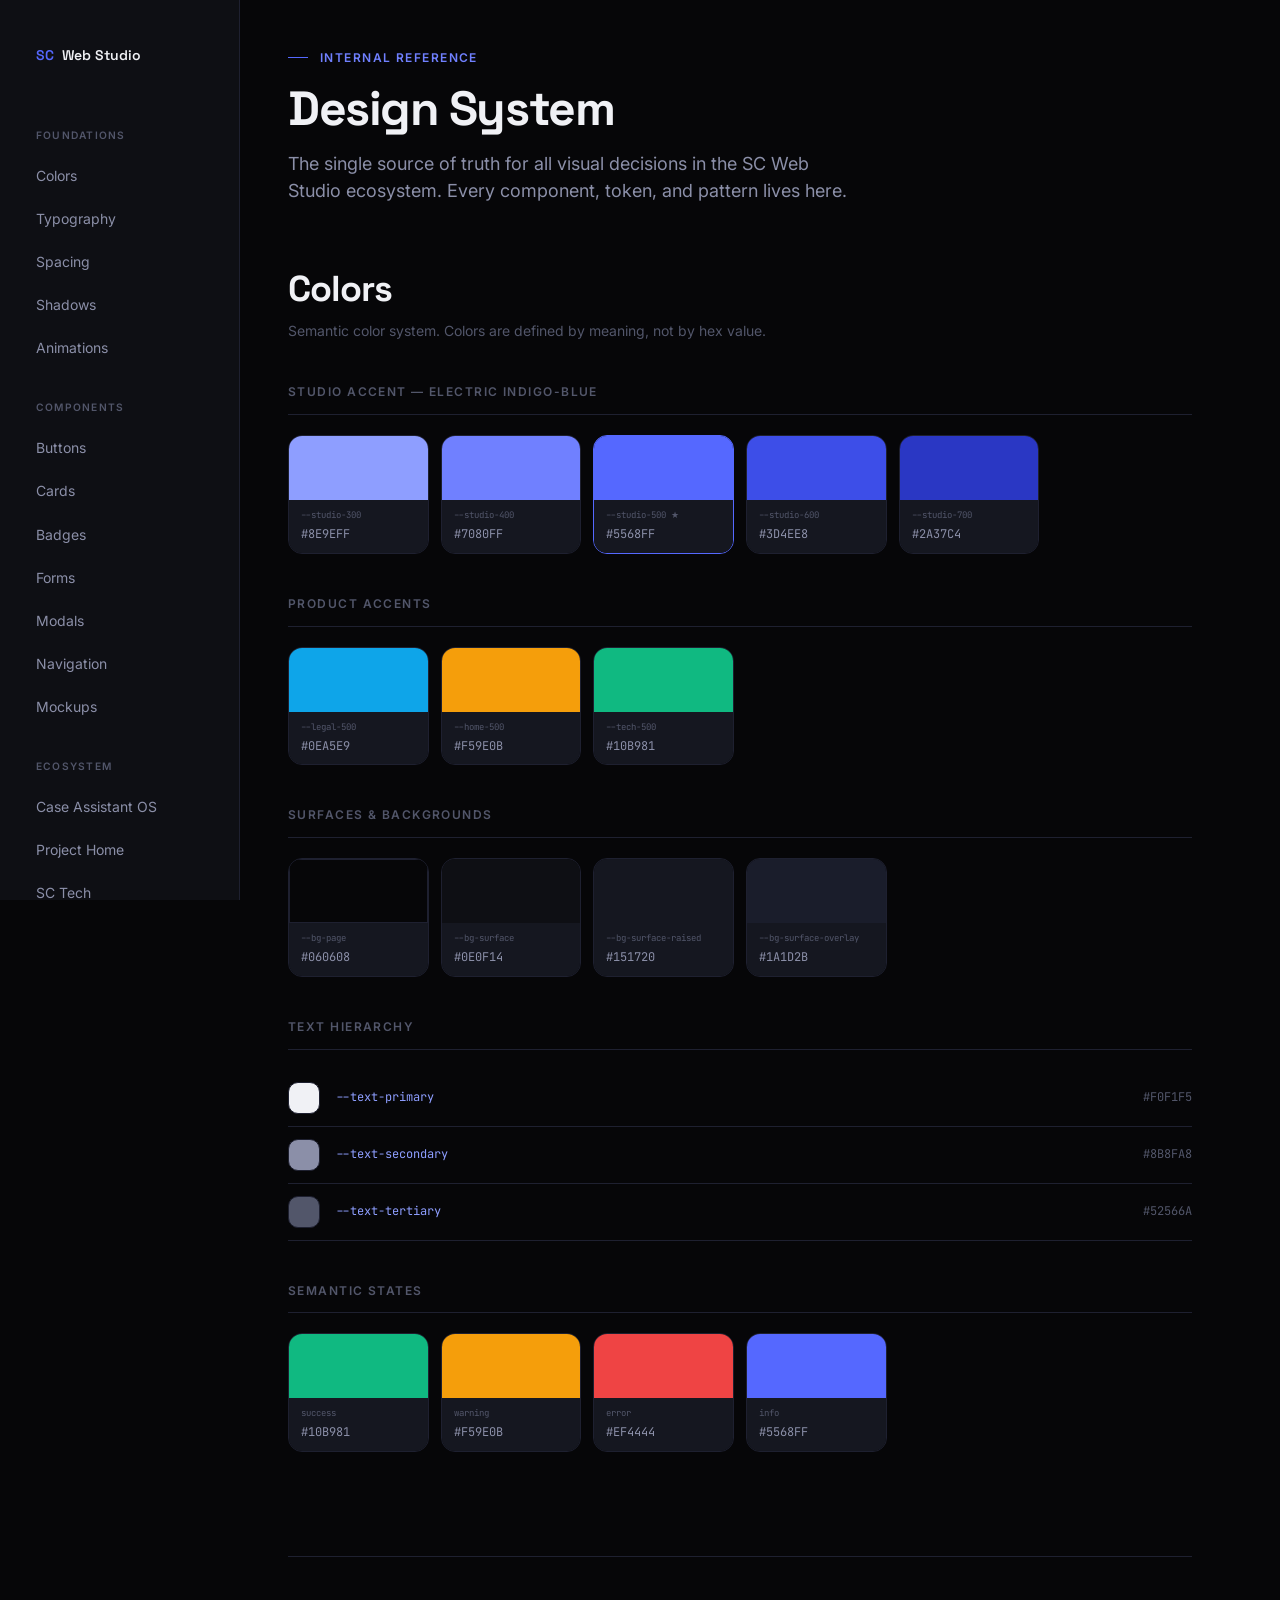
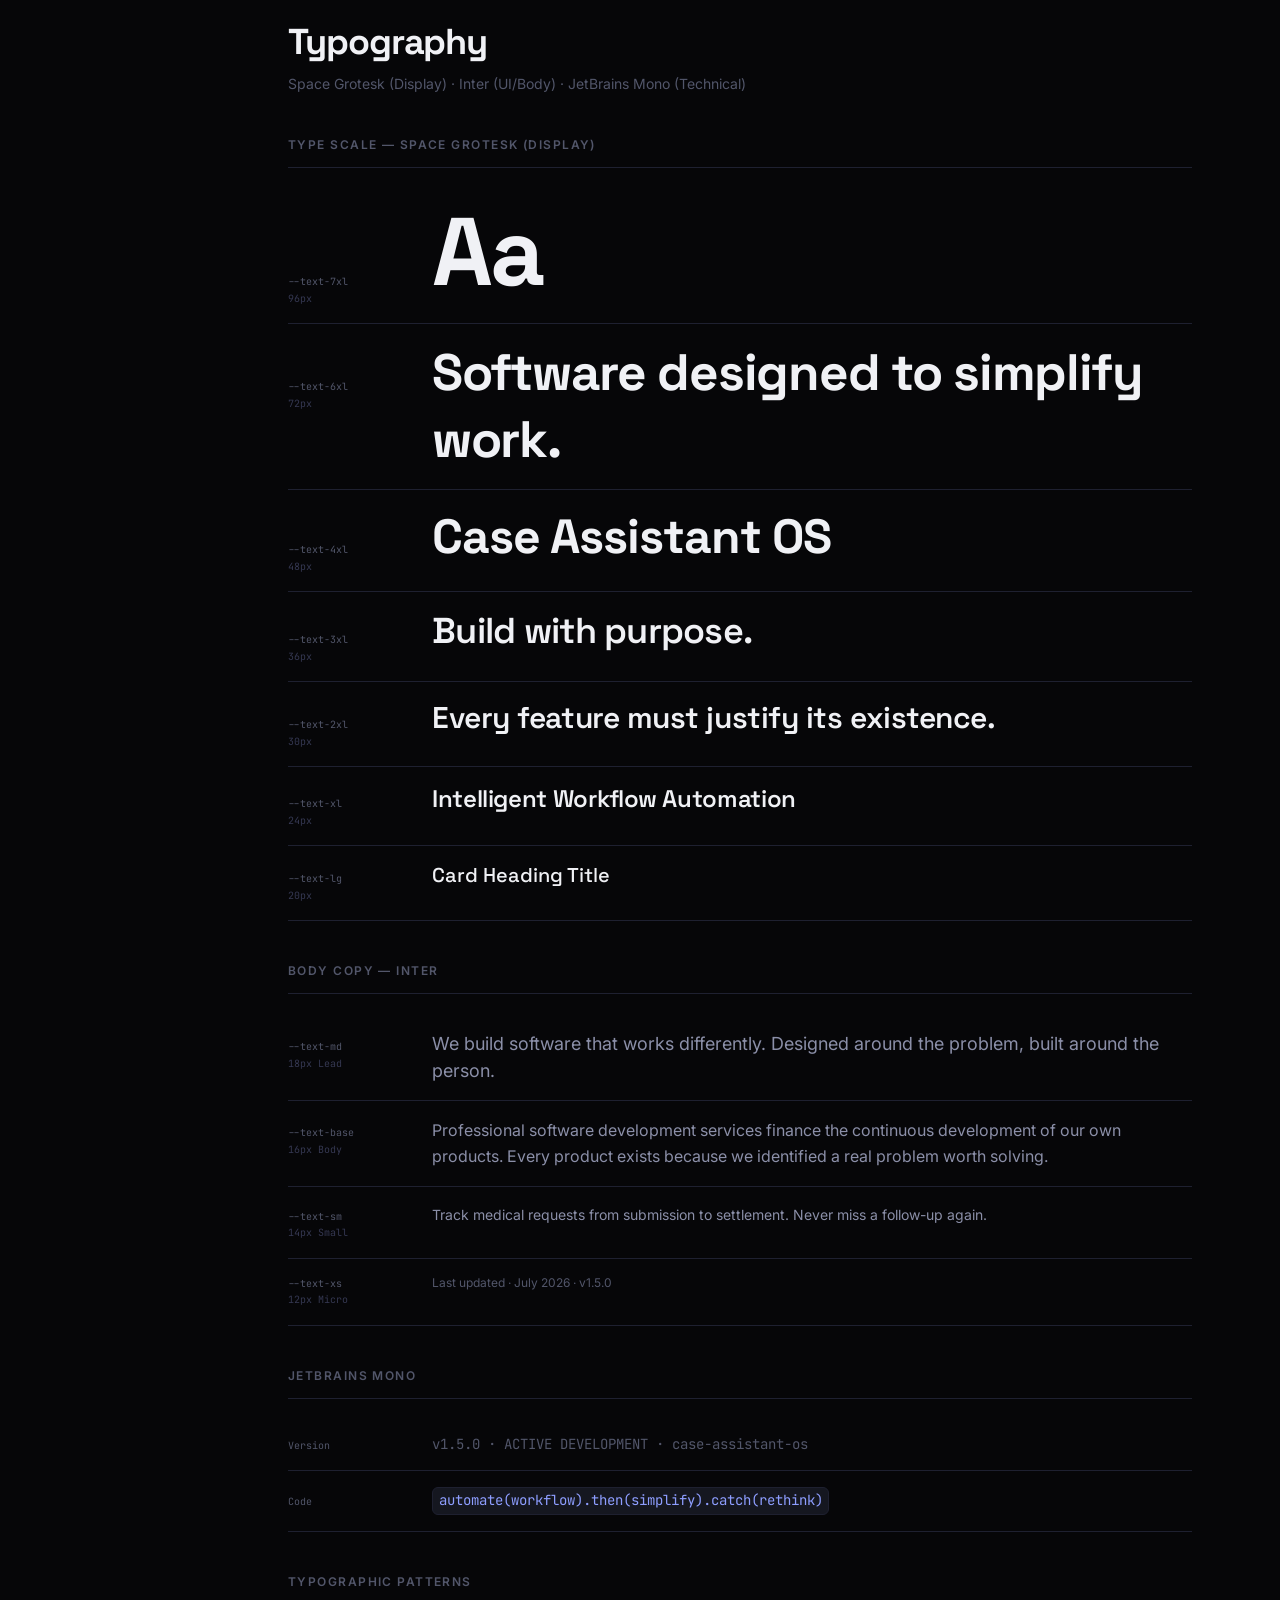
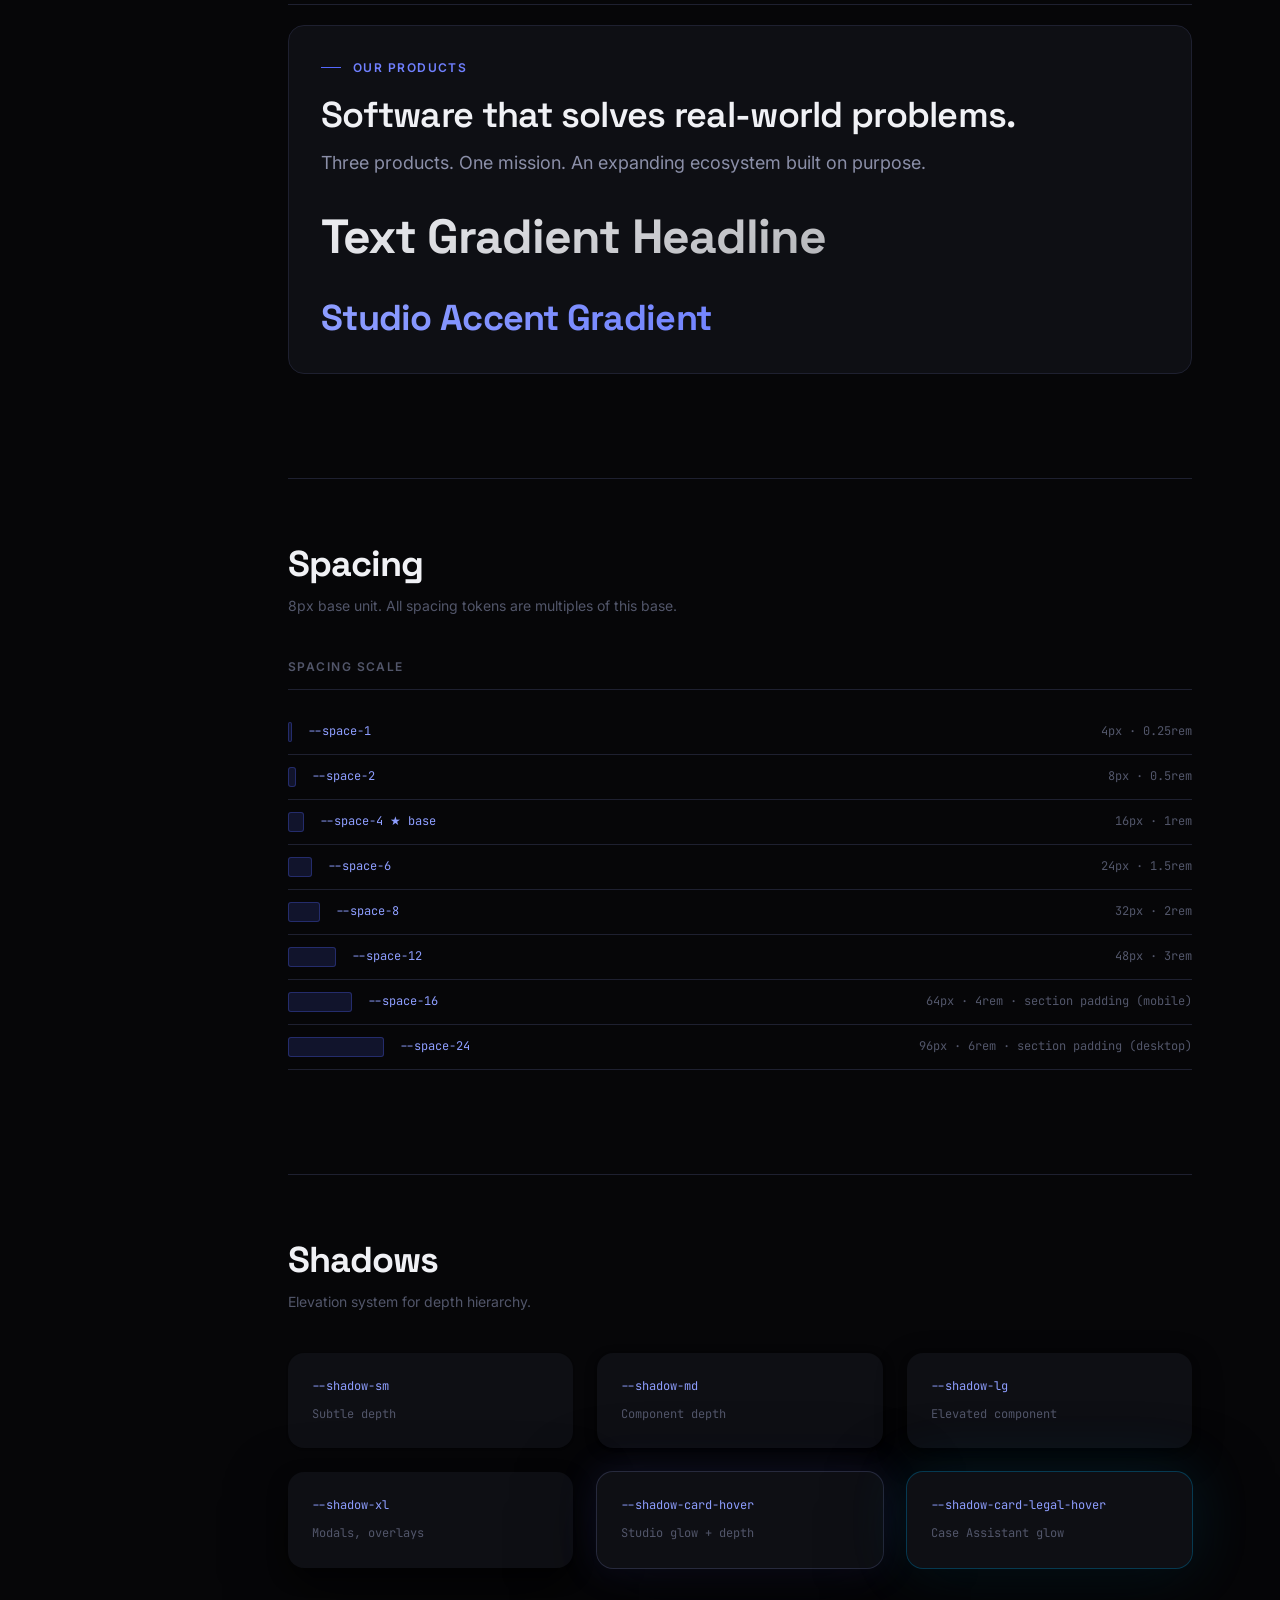
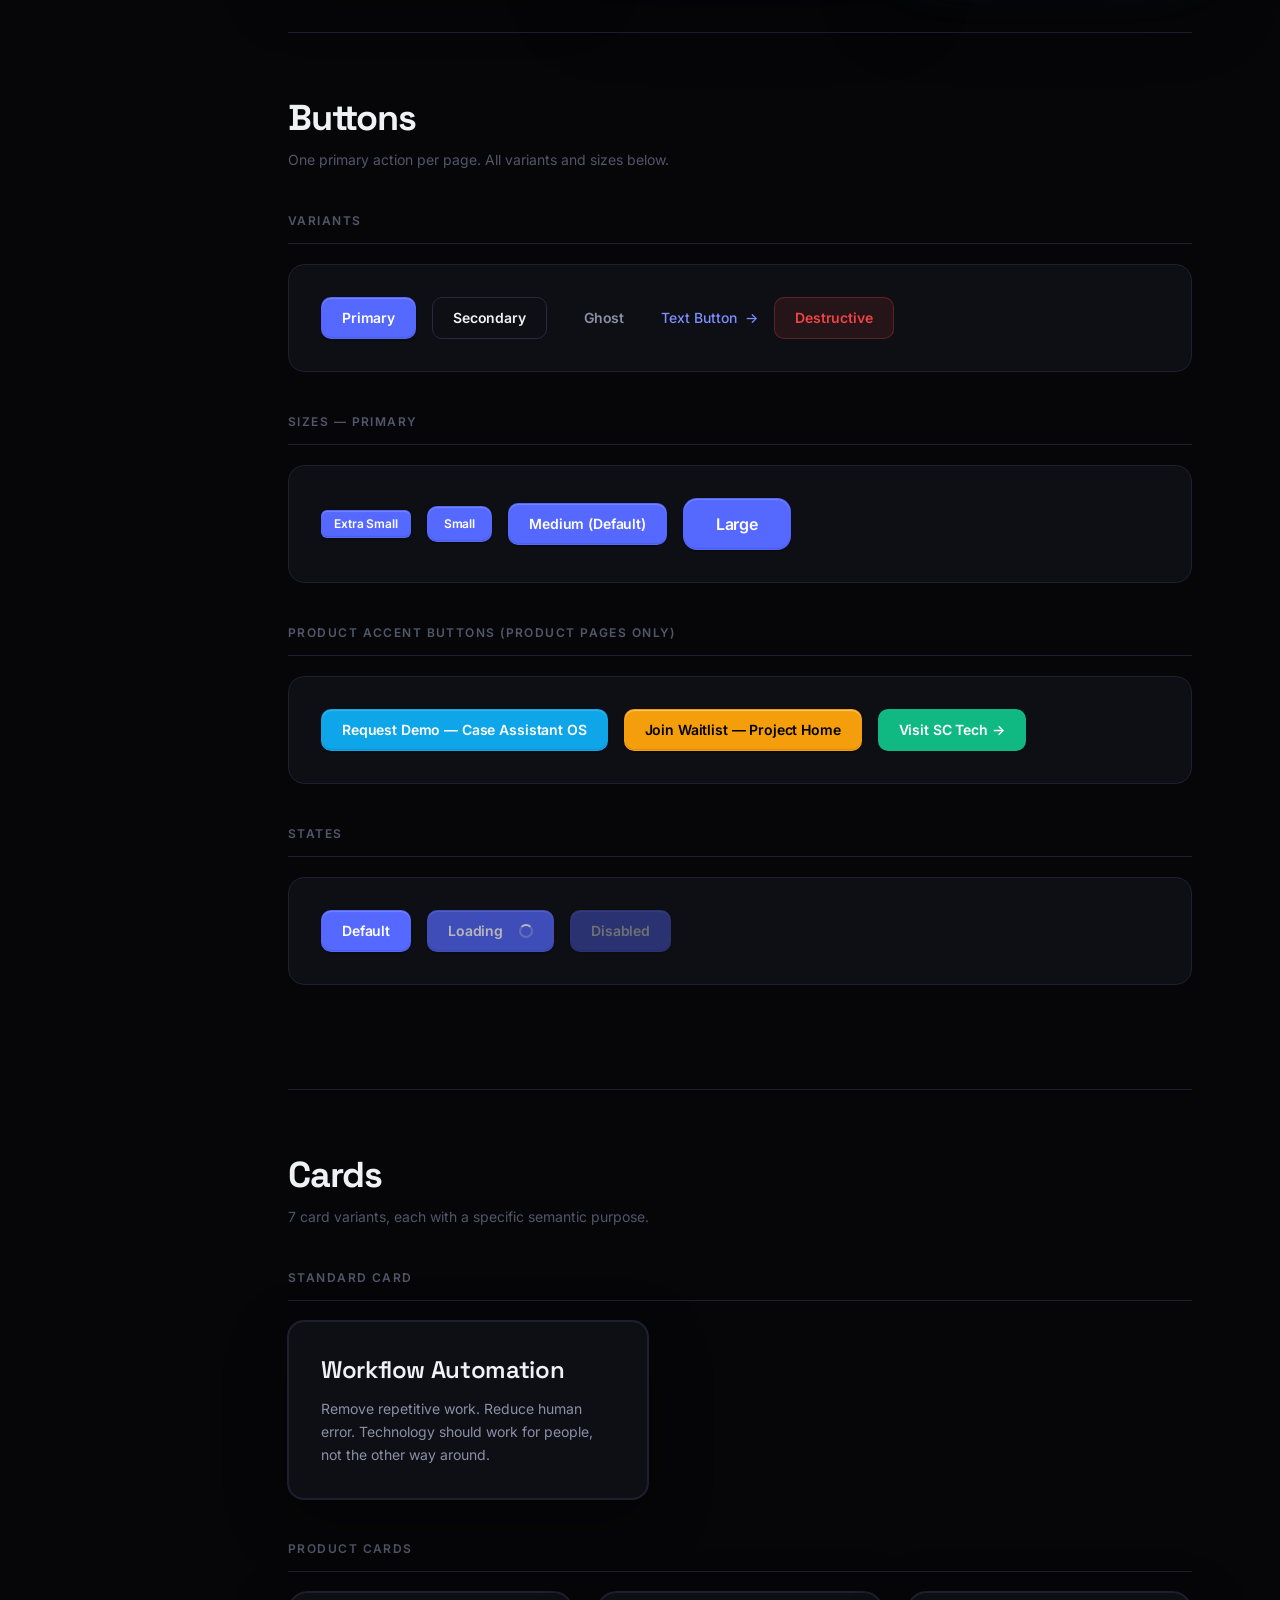
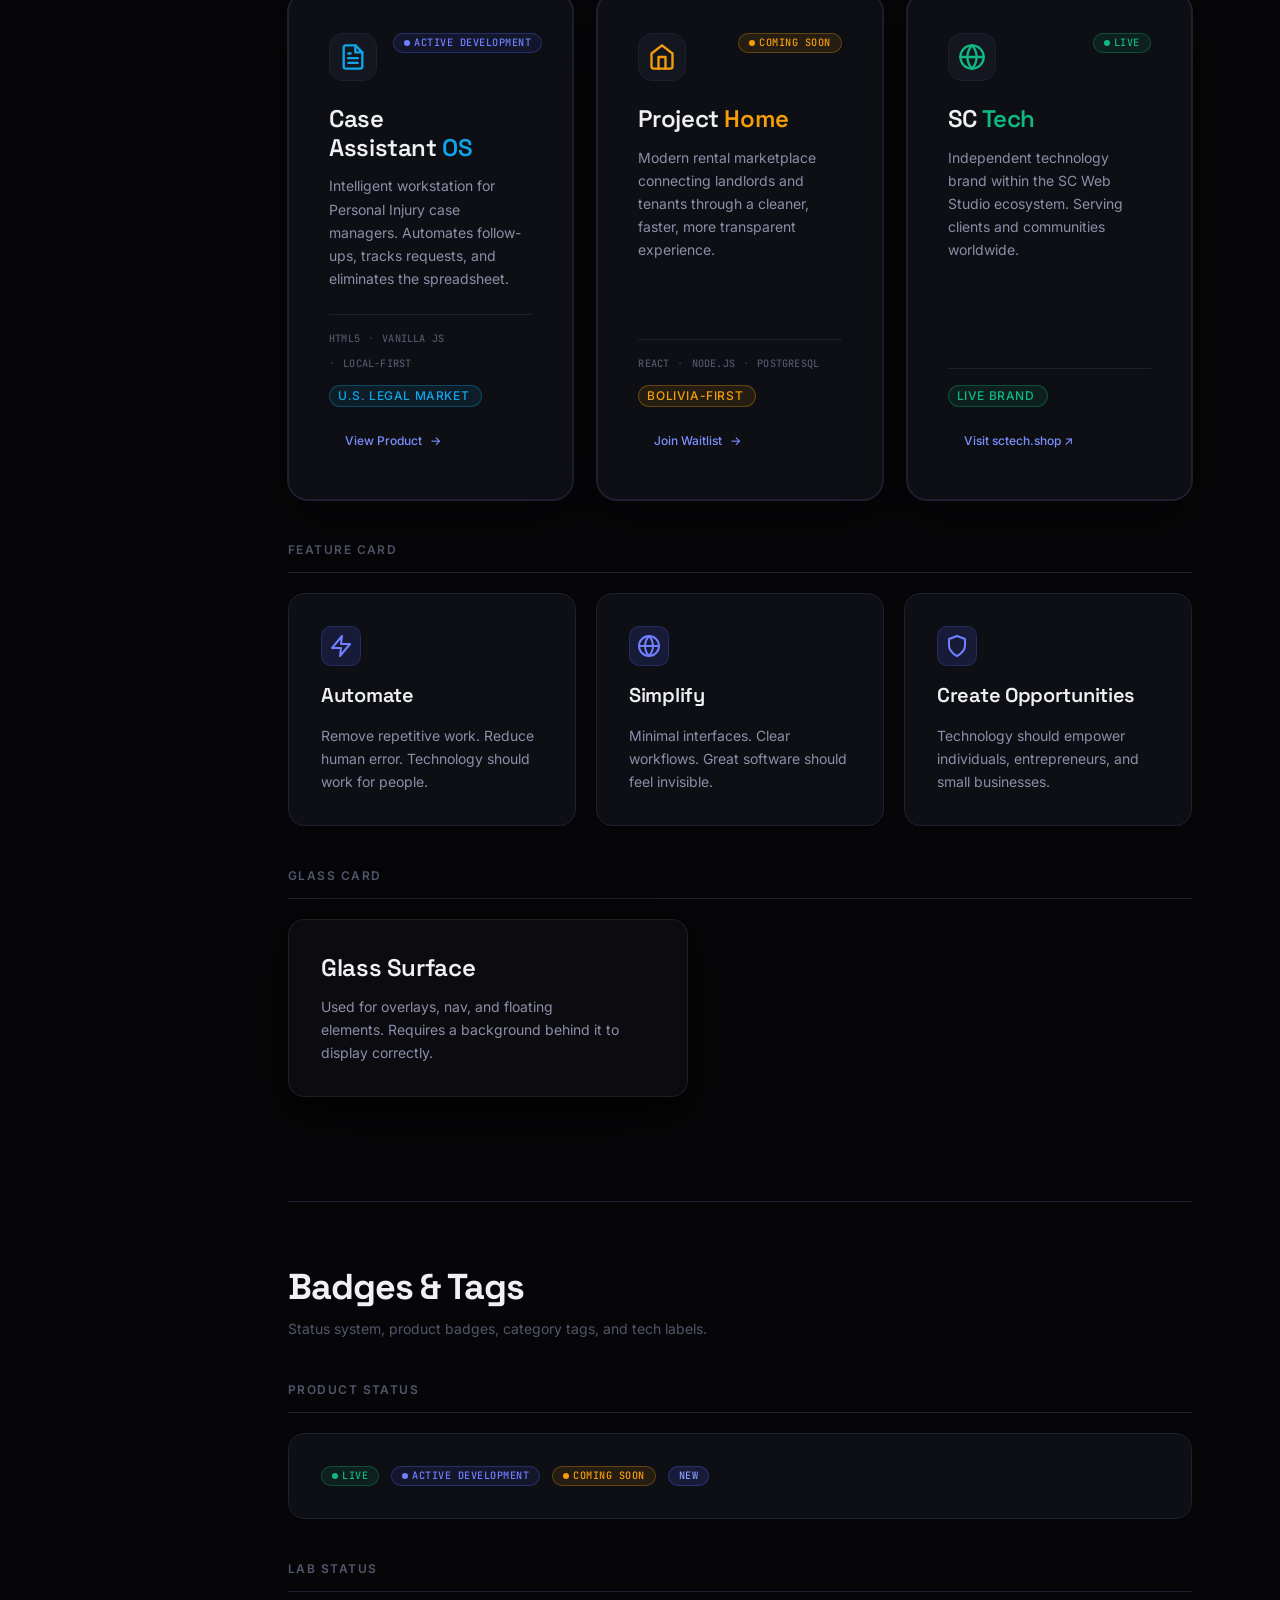
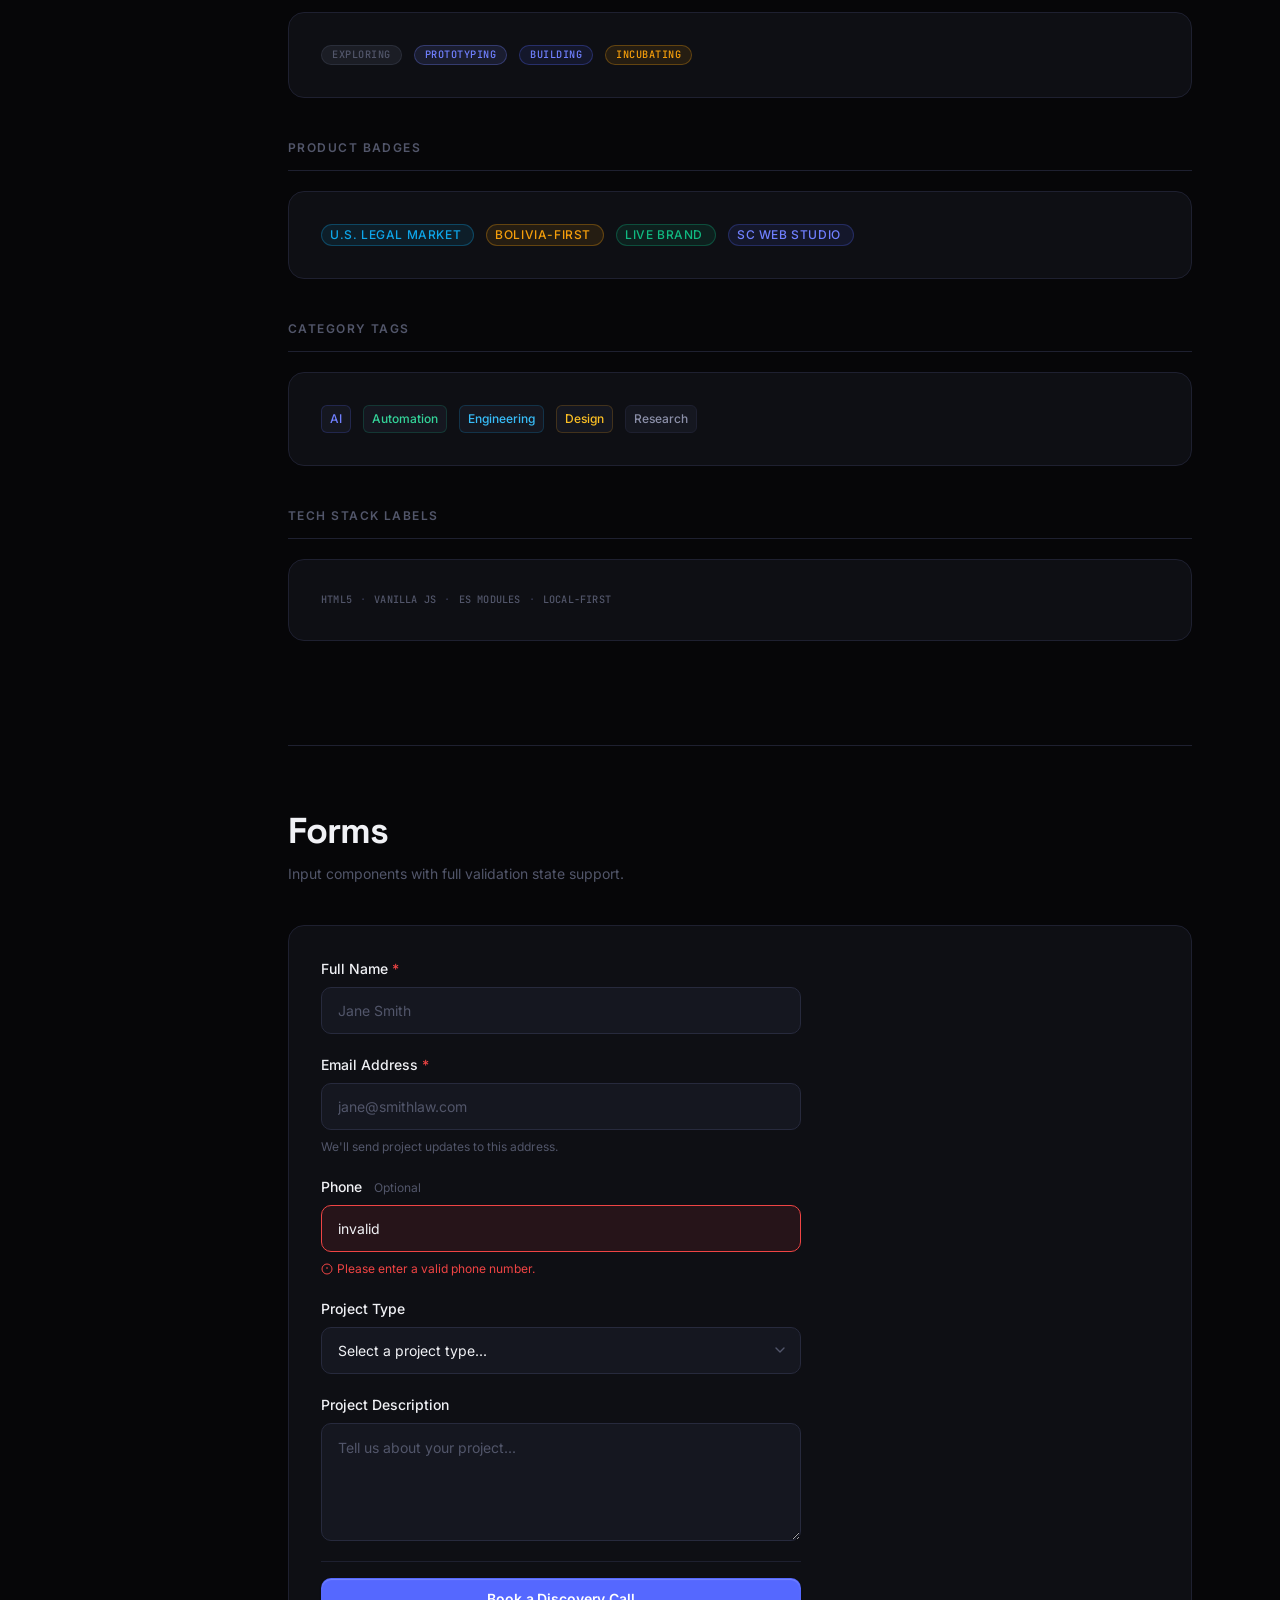
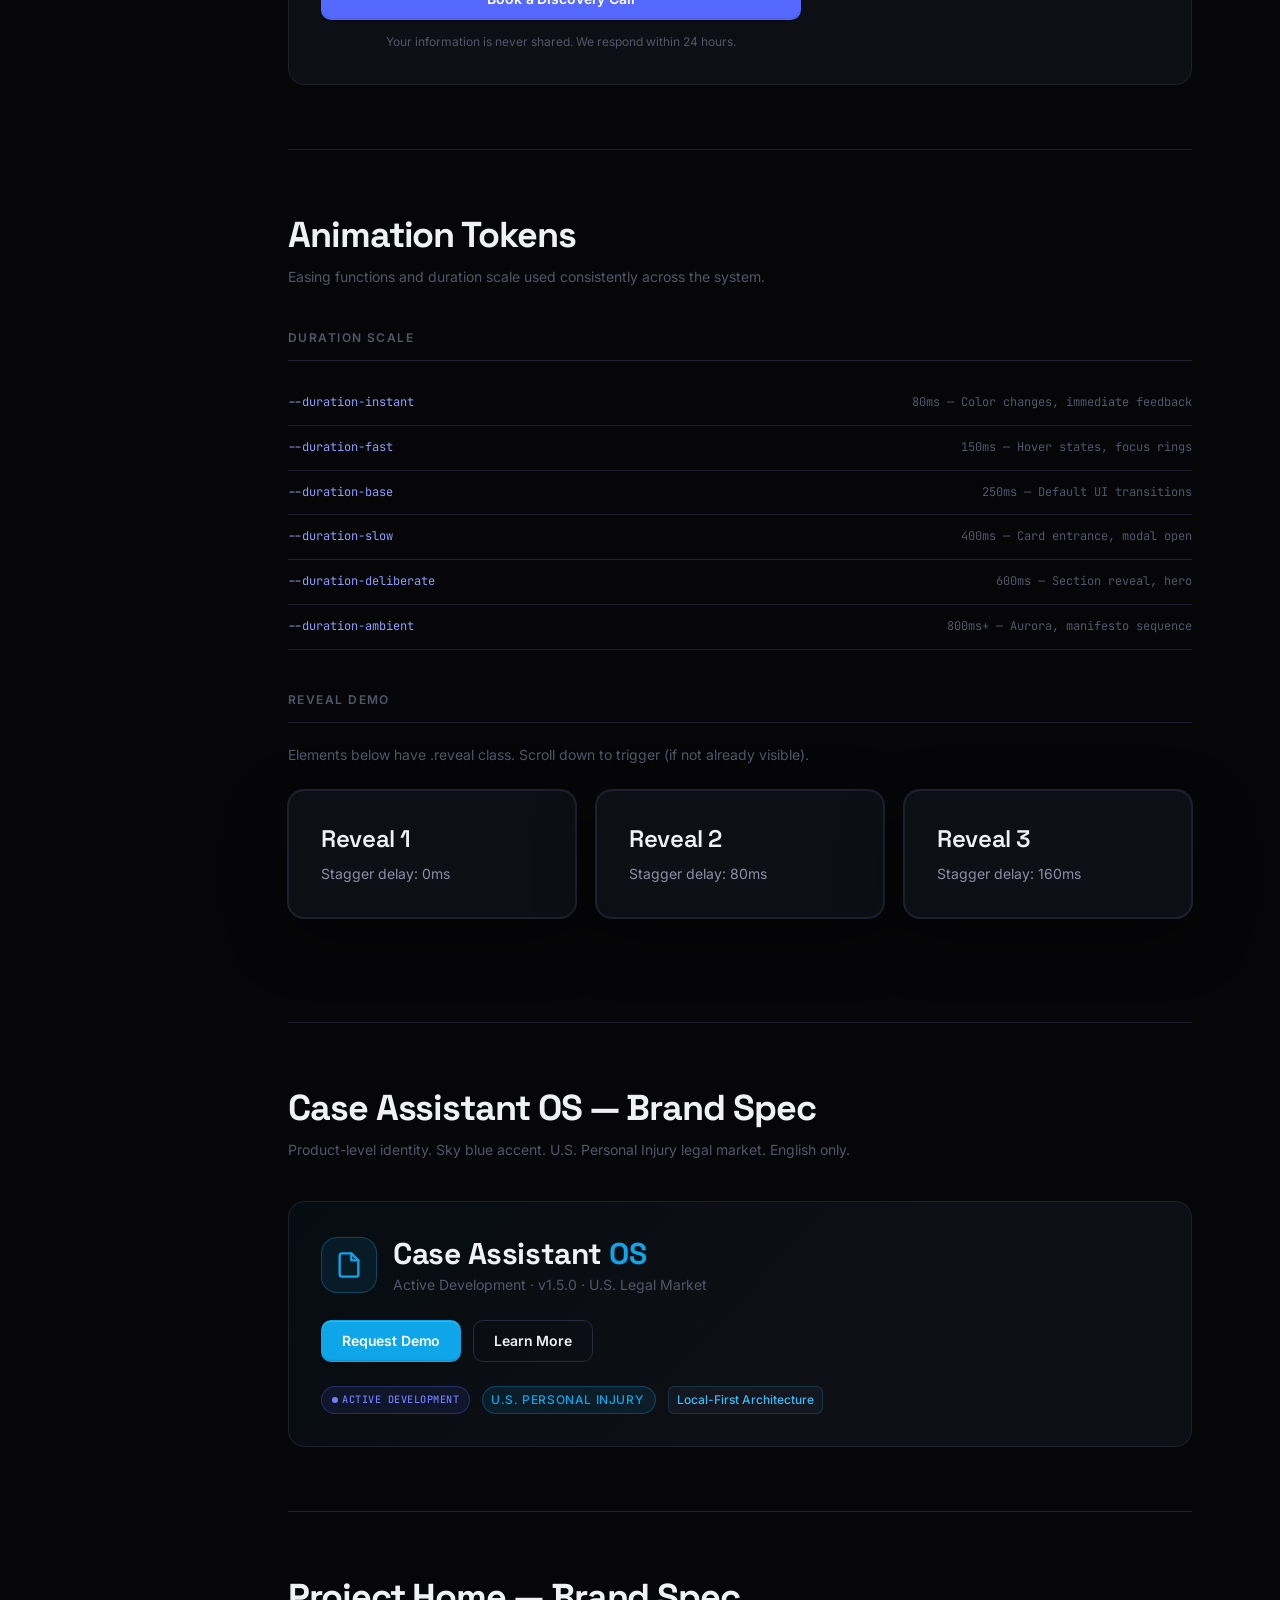
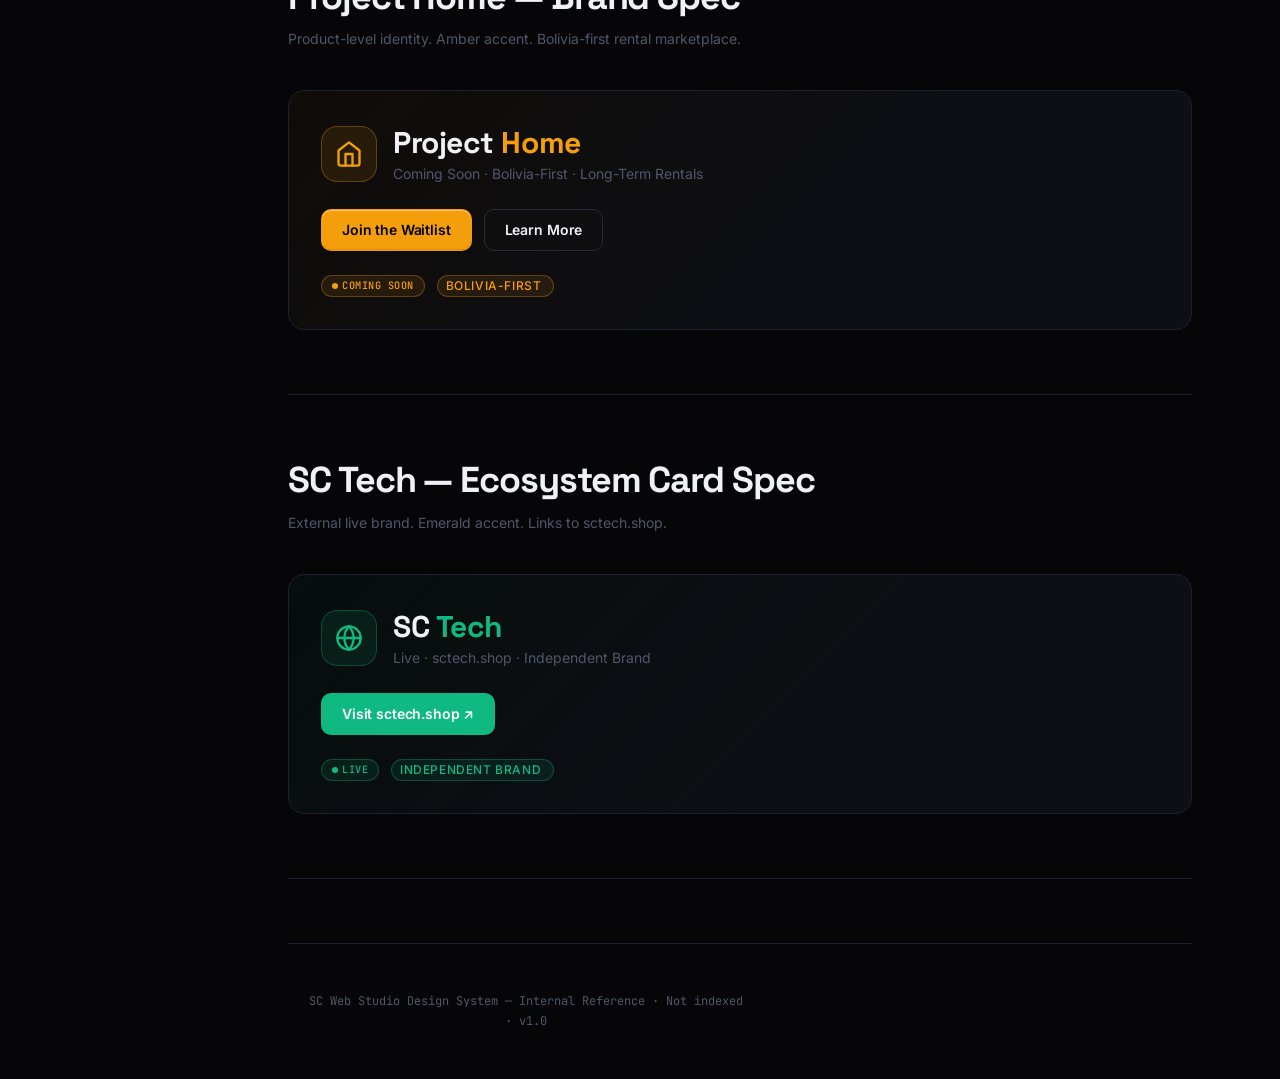
<file: shared/design-system.html>
<!DOCTYPE html>
<html lang="en">
<head>
  <meta charset="UTF-8">
  <meta name="viewport" content="width=device-width, initial-scale=1.0">
  <title>Design System — SC Web Studio</title>
  <meta name="robots" content="noindex, nofollow">

  <!-- Design System CSS (full stack) -->
  <link rel="stylesheet" href="css/tokens.css">
  <link rel="stylesheet" href="css/reset.css">
  <link rel="stylesheet" href="css/typography.css">
  <link rel="stylesheet" href="css/layout.css">
  <link rel="stylesheet" href="css/utilities.css">
  <link rel="stylesheet" href="css/components/buttons.css">
  <link rel="stylesheet" href="css/components/cards.css">
  <link rel="stylesheet" href="css/components/badges.css">
  <link rel="stylesheet" href="css/components/nav.css">
  <link rel="stylesheet" href="css/components/modals.css">
  <link rel="stylesheet" href="css/components/forms.css">
  <link rel="stylesheet" href="css/components/mockups.css">

  <style>
    /* ── Design System Page Layout ───────────────────────────────────────── */
    .ds-layout {
      display: grid;
      grid-template-columns: 240px 1fr;
      min-height: 100vh;
    }

    /* Sidebar */
    .ds-sidebar {
      position: sticky;
      top: 0;
      height: 100vh;
      overflow-y: auto;
      background: var(--bg-surface);
      border-right: 1px solid var(--border-subtle);
      padding: var(--space-8) var(--space-5);
      display: flex;
      flex-direction: column;
      gap: var(--space-1);
    }

    .ds-sidebar-logo {
      font-family: var(--font-display);
      font-size: var(--text-sm);
      font-weight: var(--weight-semibold);
      color: var(--text-primary);
      padding: var(--space-3) var(--space-4);
      margin-bottom: var(--space-4);
      display: flex;
      align-items: center;
      gap: var(--space-2);
    }

    .ds-sidebar-logo span { color: var(--studio-500); }

    .ds-sidebar-section {
      font-size: var(--text-2xs);
      font-weight: var(--weight-semibold);
      letter-spacing: var(--tracking-widest);
      text-transform: uppercase;
      color: var(--text-tertiary);
      padding: var(--space-4) var(--space-4) var(--space-2);
      margin-top: var(--space-3);
    }

    .ds-nav-link {
      display: block;
      padding: var(--space-2) var(--space-4);
      font-size: var(--text-sm);
      color: var(--text-secondary);
      border-radius: var(--radius-md);
      text-decoration: none;
      transition: color var(--duration-fast) var(--ease-out), background var(--duration-fast) var(--ease-out);
    }

    .ds-nav-link:hover { color: var(--text-primary); background: var(--bg-hover); }

    /* Content area */
    .ds-content {
      padding: var(--space-12) var(--space-12);
      max-width: 1000px;
    }

    /* Section */
    .ds-section {
      padding-bottom: var(--space-16);
      border-bottom: 1px solid var(--border-subtle);
      margin-bottom: var(--space-16);
    }

    .ds-section:last-child { border-bottom: none; }

    .ds-section-title {
      font-family: var(--font-display);
      font-size: var(--text-3xl);
      font-weight: var(--weight-bold);
      color: var(--text-primary);
      letter-spacing: var(--tracking-tighter);
      margin-bottom: var(--space-2);
    }

    .ds-section-desc {
      font-size: var(--text-sm);
      color: var(--text-tertiary);
      margin-bottom: var(--space-10);
      max-width: none;
    }

    /* Sub-section */
    .ds-subsection {
      margin-bottom: var(--space-10);
    }

    .ds-subsection-title {
      font-family: var(--font-ui);
      font-size: var(--text-xs);
      font-weight: var(--weight-semibold);
      letter-spacing: var(--tracking-widest);
      text-transform: uppercase;
      color: var(--text-tertiary);
      margin-bottom: var(--space-5);
      padding-bottom: var(--space-3);
      border-bottom: 1px solid var(--border-subtle);
    }

    /* Token display */
    .token-row {
      display: flex;
      align-items: center;
      gap: var(--space-4);
      padding: var(--space-3) 0;
      border-bottom: 1px solid var(--border-subtle);
    }

    .token-swatch {
      width: 32px;
      height: 32px;
      border-radius: var(--radius-md);
      border: 1px solid var(--border-subtle);
      flex-shrink: 0;
    }

    .token-name {
      font-family: var(--font-mono);
      font-size: var(--text-xs);
      color: var(--studio-300);
      flex: 1;
    }

    .token-value {
      font-family: var(--font-mono);
      font-size: var(--text-xs);
      color: var(--text-tertiary);
    }

    /* Color palette grid */
    .color-palette {
      display: grid;
      grid-template-columns: repeat(auto-fill, minmax(120px, 1fr));
      gap: var(--space-3);
      margin-bottom: var(--space-8);
    }

    .color-swatch {
      border-radius: var(--radius-lg);
      overflow: hidden;
      border: 1px solid var(--border-subtle);
    }

    .color-swatch-block {
      height: 64px;
    }

    .color-swatch-info {
      padding: var(--space-2) var(--space-3);
      background: var(--bg-surface-raised);
    }

    .color-swatch-token {
      font-family: var(--font-mono);
      font-size: 9px;
      color: var(--text-tertiary);
      display: block;
    }

    .color-swatch-hex {
      font-family: var(--font-mono);
      font-size: var(--text-xs);
      color: var(--text-secondary);
      display: block;
      margin-top: 2px;
    }

    /* Typography specimen row */
    .type-row {
      display: flex;
      align-items: baseline;
      gap: var(--space-6);
      padding: var(--space-4) 0;
      border-bottom: 1px solid var(--border-subtle);
    }

    .type-meta {
      width: 120px;
      flex-shrink: 0;
    }

    .type-token {
      font-family: var(--font-mono);
      font-size: 10px;
      color: var(--text-tertiary);
      display: block;
    }

    .type-px {
      font-family: var(--font-mono);
      font-size: 10px;
      color: var(--border-strong);
      display: block;
    }

    .type-sample {
      color: var(--text-primary);
      line-height: 1.3;
    }

    /* Preview panels */
    .preview-box {
      background: var(--bg-surface);
      border: 1px solid var(--border-subtle);
      border-radius: var(--radius-xl);
      padding: var(--space-8);
    }

    .preview-dark {
      background: var(--bg-page);
    }

    /* Icon grid */
    .icon-grid {
      display: grid;
      grid-template-columns: repeat(auto-fill, minmax(80px, 1fr));
      gap: var(--space-4);
    }

    .icon-item {
      display: flex;
      flex-direction: column;
      align-items: center;
      gap: var(--space-2);
      padding: var(--space-4);
      border: 1px solid var(--border-subtle);
      border-radius: var(--radius-lg);
      background: var(--bg-surface);
      font-size: 10px;
      color: var(--text-tertiary);
      text-align: center;
    }

    .icon-item svg { color: var(--text-secondary); }

    /* Spacing visualization */
    .spacing-row {
      display: flex;
      align-items: center;
      gap: var(--space-4);
      padding: var(--space-3) 0;
      border-bottom: 1px solid var(--border-subtle);
    }

    .spacing-bar {
      background: var(--studio-glow);
      border: 1px solid rgba(85, 104, 255, 0.3);
      border-radius: 3px;
      height: 20px;
      flex-shrink: 0;
    }
  </style>
</head>
<body>
<div class="ds-layout">

  <!-- ── Sidebar Navigation ──────────────────────────────────────────────── -->
  <aside class="ds-sidebar">
    <div class="ds-sidebar-logo">
      <span>SC</span> Web Studio
    </div>

    <span class="ds-sidebar-section">Foundations</span>
    <a href="#colors"      class="ds-nav-link">Colors</a>
    <a href="#typography"  class="ds-nav-link">Typography</a>
    <a href="#spacing"     class="ds-nav-link">Spacing</a>
    <a href="#shadows"     class="ds-nav-link">Shadows</a>
    <a href="#animations"  class="ds-nav-link">Animations</a>

    <span class="ds-sidebar-section">Components</span>
    <a href="#buttons"     class="ds-nav-link">Buttons</a>
    <a href="#cards"       class="ds-nav-link">Cards</a>
    <a href="#badges"      class="ds-nav-link">Badges</a>
    <a href="#forms"       class="ds-nav-link">Forms</a>
    <a href="#modals"      class="ds-nav-link">Modals</a>
    <a href="#navigation"  class="ds-nav-link">Navigation</a>
    <a href="#mockups"     class="ds-nav-link">Mockups</a>

    <span class="ds-sidebar-section">Ecosystem</span>
    <a href="#product-case-assistant" class="ds-nav-link">Case Assistant OS</a>
    <a href="#product-project-home"   class="ds-nav-link">Project Home</a>
    <a href="#product-sc-tech"        class="ds-nav-link">SC Tech</a>
  </aside>

  <!-- ── Main Content ────────────────────────────────────────────────────── -->
  <main class="ds-content">

    <!-- Page Header -->
    <header style="margin-bottom: var(--space-16);">
      <p class="eyebrow eyebrow-accent" style="margin-bottom: var(--space-4);">Internal Reference</p>
      <h1 class="display" style="font-size: var(--text-4xl); margin-bottom: var(--space-4);">Design System</h1>
      <p class="lead" style="max-width: 52ch;">The single source of truth for all visual decisions in the SC Web Studio ecosystem. Every component, token, and pattern lives here.</p>
    </header>


    <!-- ── COLORS ──────────────────────────────────────────────────────── -->
    <section id="colors" class="ds-section">
      <h2 class="ds-section-title">Colors</h2>
      <p class="ds-section-desc">Semantic color system. Colors are defined by meaning, not by hex value.</p>

      <div class="ds-subsection">
        <div class="ds-subsection-title">Studio Accent — Electric Indigo-Blue</div>
        <div class="color-palette">
          <div class="color-swatch">
            <div class="color-swatch-block" style="background: var(--studio-300);"></div>
            <div class="color-swatch-info">
              <span class="color-swatch-token">--studio-300</span>
              <span class="color-swatch-hex">#8E9EFF</span>
            </div>
          </div>
          <div class="color-swatch">
            <div class="color-swatch-block" style="background: var(--studio-400);"></div>
            <div class="color-swatch-info">
              <span class="color-swatch-token">--studio-400</span>
              <span class="color-swatch-hex">#7080FF</span>
            </div>
          </div>
          <div class="color-swatch" style="border-color: var(--studio-500);">
            <div class="color-swatch-block" style="background: var(--studio-500);"></div>
            <div class="color-swatch-info">
              <span class="color-swatch-token">--studio-500 ★</span>
              <span class="color-swatch-hex">#5568FF</span>
            </div>
          </div>
          <div class="color-swatch">
            <div class="color-swatch-block" style="background: var(--studio-600);"></div>
            <div class="color-swatch-info">
              <span class="color-swatch-token">--studio-600</span>
              <span class="color-swatch-hex">#3D4EE8</span>
            </div>
          </div>
          <div class="color-swatch">
            <div class="color-swatch-block" style="background: var(--studio-700);"></div>
            <div class="color-swatch-info">
              <span class="color-swatch-token">--studio-700</span>
              <span class="color-swatch-hex">#2A37C4</span>
            </div>
          </div>
        </div>
      </div>

      <div class="ds-subsection">
        <div class="ds-subsection-title">Product Accents</div>
        <div class="color-palette">
          <div class="color-swatch">
            <div class="color-swatch-block" style="background: var(--legal-500);"></div>
            <div class="color-swatch-info">
              <span class="color-swatch-token">--legal-500</span>
              <span class="color-swatch-hex">#0EA5E9</span>
            </div>
          </div>
          <div class="color-swatch">
            <div class="color-swatch-block" style="background: var(--home-500);"></div>
            <div class="color-swatch-info">
              <span class="color-swatch-token">--home-500</span>
              <span class="color-swatch-hex">#F59E0B</span>
            </div>
          </div>
          <div class="color-swatch">
            <div class="color-swatch-block" style="background: var(--tech-500);"></div>
            <div class="color-swatch-info">
              <span class="color-swatch-token">--tech-500</span>
              <span class="color-swatch-hex">#10B981</span>
            </div>
          </div>
        </div>
      </div>

      <div class="ds-subsection">
        <div class="ds-subsection-title">Surfaces & Backgrounds</div>
        <div class="color-palette">
          <div class="color-swatch">
            <div class="color-swatch-block" style="background: var(--bg-page); border: 1px solid var(--border-subtle);"></div>
            <div class="color-swatch-info">
              <span class="color-swatch-token">--bg-page</span>
              <span class="color-swatch-hex">#060608</span>
            </div>
          </div>
          <div class="color-swatch">
            <div class="color-swatch-block" style="background: var(--bg-surface);"></div>
            <div class="color-swatch-info">
              <span class="color-swatch-token">--bg-surface</span>
              <span class="color-swatch-hex">#0E0F14</span>
            </div>
          </div>
          <div class="color-swatch">
            <div class="color-swatch-block" style="background: var(--bg-surface-raised);"></div>
            <div class="color-swatch-info">
              <span class="color-swatch-token">--bg-surface-raised</span>
              <span class="color-swatch-hex">#151720</span>
            </div>
          </div>
          <div class="color-swatch">
            <div class="color-swatch-block" style="background: var(--bg-surface-overlay);"></div>
            <div class="color-swatch-info">
              <span class="color-swatch-token">--bg-surface-overlay</span>
              <span class="color-swatch-hex">#1A1D2B</span>
            </div>
          </div>
        </div>
      </div>

      <div class="ds-subsection">
        <div class="ds-subsection-title">Text Hierarchy</div>
        <div class="token-row">
          <div class="token-swatch" style="background: var(--text-primary);"></div>
          <span class="token-name">--text-primary</span>
          <span class="token-value">#F0F1F5</span>
        </div>
        <div class="token-row">
          <div class="token-swatch" style="background: var(--text-secondary);"></div>
          <span class="token-name">--text-secondary</span>
          <span class="token-value">#8B8FA8</span>
        </div>
        <div class="token-row">
          <div class="token-swatch" style="background: var(--text-tertiary);"></div>
          <span class="token-name">--text-tertiary</span>
          <span class="token-value">#52566A</span>
        </div>
      </div>

      <div class="ds-subsection">
        <div class="ds-subsection-title">Semantic States</div>
        <div class="color-palette">
          <div class="color-swatch">
            <div class="color-swatch-block" style="background: var(--color-success);"></div>
            <div class="color-swatch-info">
              <span class="color-swatch-token">success</span>
              <span class="color-swatch-hex">#10B981</span>
            </div>
          </div>
          <div class="color-swatch">
            <div class="color-swatch-block" style="background: var(--color-warning);"></div>
            <div class="color-swatch-info">
              <span class="color-swatch-token">warning</span>
              <span class="color-swatch-hex">#F59E0B</span>
            </div>
          </div>
          <div class="color-swatch">
            <div class="color-swatch-block" style="background: var(--color-error);"></div>
            <div class="color-swatch-info">
              <span class="color-swatch-token">error</span>
              <span class="color-swatch-hex">#EF4444</span>
            </div>
          </div>
          <div class="color-swatch">
            <div class="color-swatch-block" style="background: var(--color-info);"></div>
            <div class="color-swatch-info">
              <span class="color-swatch-token">info</span>
              <span class="color-swatch-hex">#5568FF</span>
            </div>
          </div>
        </div>
      </div>
    </section>


    <!-- ── TYPOGRAPHY ───────────────────────────────────────────────────── -->
    <section id="typography" class="ds-section">
      <h2 class="ds-section-title">Typography</h2>
      <p class="ds-section-desc">Space Grotesk (Display) · Inter (UI/Body) · JetBrains Mono (Technical)</p>

      <div class="ds-subsection">
        <div class="ds-subsection-title">Type Scale — Space Grotesk (Display)</div>
        <div class="type-row">
          <div class="type-meta"><span class="type-token">--text-7xl</span><span class="type-px">96px</span></div>
          <div class="type-sample" style="font-family: var(--font-display); font-size: var(--text-7xl); font-weight: 700; letter-spacing: -0.03em; line-height: 1;">Aa</div>
        </div>
        <div class="type-row">
          <div class="type-meta"><span class="type-token">--text-6xl</span><span class="type-px">72px</span></div>
          <div class="type-sample" style="font-family: var(--font-display); font-size: clamp(2.5rem, 4vw, var(--text-6xl)); font-weight: 700; letter-spacing: -0.025em;">Software designed to simplify work.</div>
        </div>
        <div class="type-row">
          <div class="type-meta"><span class="type-token">--text-4xl</span><span class="type-px">48px</span></div>
          <div class="type-sample" style="font-family: var(--font-display); font-size: var(--text-4xl); font-weight: 700; letter-spacing: -0.02em;">Case Assistant OS</div>
        </div>
        <div class="type-row">
          <div class="type-meta"><span class="type-token">--text-3xl</span><span class="type-px">36px</span></div>
          <div class="type-sample" style="font-family: var(--font-display); font-size: var(--text-3xl); font-weight: 600; letter-spacing: -0.02em;">Build with purpose.</div>
        </div>
        <div class="type-row">
          <div class="type-meta"><span class="type-token">--text-2xl</span><span class="type-px">30px</span></div>
          <div class="type-sample" style="font-family: var(--font-display); font-size: var(--text-2xl); font-weight: 600; letter-spacing: -0.015em;">Every feature must justify its existence.</div>
        </div>
        <div class="type-row">
          <div class="type-meta"><span class="type-token">--text-xl</span><span class="type-px">24px</span></div>
          <div class="type-sample" style="font-family: var(--font-display); font-size: var(--text-xl); font-weight: 600; letter-spacing: -0.015em;">Intelligent Workflow Automation</div>
        </div>
        <div class="type-row">
          <div class="type-meta"><span class="type-token">--text-lg</span><span class="type-px">20px</span></div>
          <div class="type-sample" style="font-family: var(--font-display); font-size: var(--text-lg); font-weight: 500;">Card Heading Title</div>
        </div>
      </div>

      <div class="ds-subsection">
        <div class="ds-subsection-title">Body Copy — Inter</div>
        <div class="type-row">
          <div class="type-meta"><span class="type-token">--text-md</span><span class="type-px">18px Lead</span></div>
          <div class="type-sample" style="font-size: var(--text-md); color: var(--text-secondary); line-height: 1.5;">We build software that works differently. Designed around the problem, built around the person.</div>
        </div>
        <div class="type-row">
          <div class="type-meta"><span class="type-token">--text-base</span><span class="type-px">16px Body</span></div>
          <div class="type-sample" style="font-size: var(--text-base); color: var(--text-secondary); line-height: 1.65;">Professional software development services finance the continuous development of our own products. Every product exists because we identified a real problem worth solving.</div>
        </div>
        <div class="type-row">
          <div class="type-meta"><span class="type-token">--text-sm</span><span class="type-px">14px Small</span></div>
          <div class="type-sample" style="font-size: var(--text-sm); color: var(--text-secondary); line-height: 1.65;">Track medical requests from submission to settlement. Never miss a follow-up again.</div>
        </div>
        <div class="type-row">
          <div class="type-meta"><span class="type-token">--text-xs</span><span class="type-px">12px Micro</span></div>
          <div class="type-sample" style="font-size: var(--text-xs); color: var(--text-tertiary);">Last updated · July 2026 · v1.5.0</div>
        </div>
      </div>

      <div class="ds-subsection">
        <div class="ds-subsection-title">JetBrains Mono</div>
        <div class="type-row">
          <div class="type-meta"><span class="type-token">Version</span></div>
          <div class="type-sample" style="font-family: var(--font-mono); font-size: var(--text-sm); color: var(--text-tertiary);">v1.5.0 · ACTIVE DEVELOPMENT · case-assistant-os</div>
        </div>
        <div class="type-row">
          <div class="type-meta"><span class="type-token">Code</span></div>
          <code>automate(workflow).then(simplify).catch(rethink)</code>
        </div>
      </div>

      <div class="ds-subsection">
        <div class="ds-subsection-title">Typographic Patterns</div>
        <div class="preview-box" style="display: flex; flex-direction: column; gap: var(--space-8);">
          <!-- Eyebrow + Heading -->
          <div>
            <p class="eyebrow eyebrow-accent" style="margin-bottom: var(--space-4);">Our Products</p>
            <h2 style="font-family: var(--font-display); font-size: var(--text-3xl); font-weight: 600; color: var(--text-primary); letter-spacing: -0.02em; margin-bottom: var(--space-3);">Software that solves real-world problems.</h2>
            <p class="lead">Three products. One mission. An expanding ecosystem built on purpose.</p>
          </div>
          <!-- Text gradient -->
          <div>
            <h2 class="text-gradient" style="font-family: var(--font-display); font-size: var(--text-4xl); font-weight: 700; letter-spacing: -0.02em;">Text Gradient Headline</h2>
          </div>
          <!-- Studio accent gradient -->
          <div>
            <h2 class="text-gradient-studio" style="font-family: var(--font-display); font-size: var(--text-3xl); font-weight: 700; letter-spacing: -0.02em;">Studio Accent Gradient</h2>
          </div>
        </div>
      </div>
    </section>


    <!-- ── SPACING ───────────────────────────────────────────────────────── -->
    <section id="spacing" class="ds-section">
      <h2 class="ds-section-title">Spacing</h2>
      <p class="ds-section-desc">8px base unit. All spacing tokens are multiples of this base.</p>

      <div class="ds-subsection">
        <div class="ds-subsection-title">Spacing Scale</div>
        <div class="spacing-row">
          <div class="spacing-bar" style="width: 4px;"></div>
          <span class="token-name">--space-1</span>
          <span class="token-value">4px · 0.25rem</span>
        </div>
        <div class="spacing-row">
          <div class="spacing-bar" style="width: 8px;"></div>
          <span class="token-name">--space-2</span>
          <span class="token-value">8px · 0.5rem</span>
        </div>
        <div class="spacing-row">
          <div class="spacing-bar" style="width: 16px;"></div>
          <span class="token-name">--space-4 ★ base</span>
          <span class="token-value">16px · 1rem</span>
        </div>
        <div class="spacing-row">
          <div class="spacing-bar" style="width: 24px;"></div>
          <span class="token-name">--space-6</span>
          <span class="token-value">24px · 1.5rem</span>
        </div>
        <div class="spacing-row">
          <div class="spacing-bar" style="width: 32px;"></div>
          <span class="token-name">--space-8</span>
          <span class="token-value">32px · 2rem</span>
        </div>
        <div class="spacing-row">
          <div class="spacing-bar" style="width: 48px;"></div>
          <span class="token-name">--space-12</span>
          <span class="token-value">48px · 3rem</span>
        </div>
        <div class="spacing-row">
          <div class="spacing-bar" style="width: 64px;"></div>
          <span class="token-name">--space-16</span>
          <span class="token-value">64px · 4rem · section padding (mobile)</span>
        </div>
        <div class="spacing-row">
          <div class="spacing-bar" style="width: 96px;"></div>
          <span class="token-name">--space-24</span>
          <span class="token-value">96px · 6rem · section padding (desktop)</span>
        </div>
      </div>
    </section>


    <!-- ── SHADOWS ───────────────────────────────────────────────────────── -->
    <section id="shadows" class="ds-section">
      <h2 class="ds-section-title">Shadows</h2>
      <p class="ds-section-desc">Elevation system for depth hierarchy.</p>
      <div style="display: grid; grid-template-columns: repeat(3, 1fr); gap: var(--space-6);">
        <div style="background: var(--bg-surface); border-radius: var(--radius-xl); padding: var(--space-6); box-shadow: var(--shadow-sm);">
          <p class="token-name" style="margin-bottom: var(--space-2);">--shadow-sm</p>
          <p class="token-value">Subtle depth</p>
        </div>
        <div style="background: var(--bg-surface); border-radius: var(--radius-xl); padding: var(--space-6); box-shadow: var(--shadow-md);">
          <p class="token-name" style="margin-bottom: var(--space-2);">--shadow-md</p>
          <p class="token-value">Component depth</p>
        </div>
        <div style="background: var(--bg-surface); border-radius: var(--radius-xl); padding: var(--space-6); box-shadow: var(--shadow-lg);">
          <p class="token-name" style="margin-bottom: var(--space-2);">--shadow-lg</p>
          <p class="token-value">Elevated component</p>
        </div>
        <div style="background: var(--bg-surface); border-radius: var(--radius-xl); padding: var(--space-6); box-shadow: var(--shadow-xl);">
          <p class="token-name" style="margin-bottom: var(--space-2);">--shadow-xl</p>
          <p class="token-value">Modals, overlays</p>
        </div>
        <div style="background: var(--bg-surface); border-radius: var(--radius-xl); padding: var(--space-6); box-shadow: var(--shadow-card-hover);">
          <p class="token-name" style="margin-bottom: var(--space-2);">--shadow-card-hover</p>
          <p class="token-value">Studio glow + depth</p>
        </div>
        <div style="background: var(--bg-surface); border-radius: var(--radius-xl); padding: var(--space-6); box-shadow: var(--shadow-card-legal-hover);">
          <p class="token-name" style="margin-bottom: var(--space-2);">--shadow-card-legal-hover</p>
          <p class="token-value">Case Assistant glow</p>
        </div>
      </div>
    </section>


    <!-- ── BUTTONS ───────────────────────────────────────────────────────── -->
    <section id="buttons" class="ds-section">
      <h2 class="ds-section-title">Buttons</h2>
      <p class="ds-section-desc">One primary action per page. All variants and sizes below.</p>

      <div class="ds-subsection">
        <div class="ds-subsection-title">Variants</div>
        <div class="preview-box" style="display: flex; flex-wrap: wrap; gap: var(--space-4);">
          <button class="btn btn-primary">Primary</button>
          <button class="btn btn-secondary">Secondary</button>
          <button class="btn btn-ghost">Ghost</button>
          <button class="btn btn-text">Text Button <span class="btn-arrow">→</span></button>
          <button class="btn btn-destructive">Destructive</button>
        </div>
      </div>

      <div class="ds-subsection">
        <div class="ds-subsection-title">Sizes — Primary</div>
        <div class="preview-box" style="display: flex; flex-wrap: wrap; align-items: center; gap: var(--space-4);">
          <button class="btn btn-primary btn-xs">Extra Small</button>
          <button class="btn btn-primary btn-sm">Small</button>
          <button class="btn btn-primary">Medium (Default)</button>
          <button class="btn btn-primary btn-lg">Large</button>
        </div>
      </div>

      <div class="ds-subsection">
        <div class="ds-subsection-title">Product Accent Buttons (Product Pages Only)</div>
        <div class="preview-box" style="display: flex; flex-wrap: wrap; gap: var(--space-4);">
          <button class="btn btn-legal">Request Demo — Case Assistant OS</button>
          <button class="btn btn-home">Join Waitlist — Project Home</button>
          <button class="btn btn-tech">Visit SC Tech →</button>
        </div>
      </div>

      <div class="ds-subsection">
        <div class="ds-subsection-title">States</div>
        <div class="preview-box" style="display: flex; flex-wrap: wrap; gap: var(--space-4);">
          <button class="btn btn-primary">Default</button>
          <button class="btn btn-primary is-loading">Loading</button>
          <button class="btn btn-primary" disabled>Disabled</button>
        </div>
      </div>
    </section>


    <!-- ── CARDS ────────────────────────────────────────────────────────── -->
    <section id="cards" class="ds-section">
      <h2 class="ds-section-title">Cards</h2>
      <p class="ds-section-desc">7 card variants, each with a specific semantic purpose.</p>

      <div class="ds-subsection">
        <div class="ds-subsection-title">Standard Card</div>
        <div class="card" style="max-width: 360px;">
          <h4 style="font-family: var(--font-display); color: var(--text-primary); margin-bottom: var(--space-3);">Workflow Automation</h4>
          <p style="font-size: var(--text-sm); color: var(--text-secondary);">Remove repetitive work. Reduce human error. Technology should work for people, not the other way around.</p>
        </div>
      </div>

      <div class="ds-subsection">
        <div class="ds-subsection-title">Product Cards</div>
        <div style="display: grid; grid-template-columns: repeat(auto-fill, minmax(280px, 1fr)); gap: var(--space-6);">
          <!-- Case Assistant OS -->
          <div class="card-product" data-product="case-assistant">
            <div class="card-product-glow"></div>
            <div class="card-product-header">
              <div class="card-product-logo">
                <svg width="24" height="24" viewBox="0 0 24 24" fill="none" stroke="var(--legal-500)" stroke-width="2" stroke-linecap="round" stroke-linejoin="round"><path d="M14 2H6a2 2 0 0 0-2 2v16a2 2 0 0 0 2 2h12a2 2 0 0 0 2-2V8z"/><polyline points="14 2 14 8 20 8"/><line x1="16" y1="13" x2="8" y2="13"/><line x1="16" y1="17" x2="8" y2="17"/><polyline points="10 9 9 9 8 9"/></svg>
              </div>
              <span class="badge badge-active-dev badge-dot badge-dot-pulse">Active Development</span>
            </div>
            <div class="card-product-body">
              <h3 class="card-product-title product-name-legal">Case Assistant <span class="accent">OS</span></h3>
              <p class="card-product-description">Intelligent workstation for Personal Injury case managers. Automates follow-ups, tracks requests, and eliminates the spreadsheet.</p>
            </div>
            <div class="card-product-meta">
              <div class="tech-stack">
                <span class="tech-label">HTML5</span>
                <span class="tech-label">Vanilla JS</span>
                <span class="tech-label">Local-First</span>
              </div>
              <div class="card-product-footer">
                <span class="badge badge-product badge-product-legal">U.S. Legal Market</span>
                <button class="btn btn-text btn-sm">View Product <span class="btn-arrow">→</span></button>
              </div>
            </div>
          </div>

          <!-- Project Home -->
          <div class="card-product" data-product="project-home">
            <div class="card-product-glow"></div>
            <div class="card-product-header">
              <div class="card-product-logo">
                <svg width="24" height="24" viewBox="0 0 24 24" fill="none" stroke="var(--home-500)" stroke-width="2" stroke-linecap="round" stroke-linejoin="round"><path d="m3 9 9-7 9 7v11a2 2 0 0 1-2 2H5a2 2 0 0 1-2-2z"/><polyline points="9 22 9 12 15 12 15 22"/></svg>
              </div>
              <span class="badge badge-coming-soon badge-dot">Coming Soon</span>
            </div>
            <div class="card-product-body">
              <h3 class="card-product-title product-name-home">Project <span class="accent">Home</span></h3>
              <p class="card-product-description">Modern rental marketplace connecting landlords and tenants through a cleaner, faster, more transparent experience.</p>
            </div>
            <div class="card-product-meta">
              <div class="tech-stack">
                <span class="tech-label">React</span>
                <span class="tech-label">Node.js</span>
                <span class="tech-label">PostgreSQL</span>
              </div>
              <div class="card-product-footer">
                <span class="badge badge-product badge-product-home">Bolivia-First</span>
                <button class="btn btn-text btn-sm">Join Waitlist <span class="btn-arrow">→</span></button>
              </div>
            </div>
          </div>

          <!-- SC Tech -->
          <div class="card-product" data-product="sc-tech">
            <div class="card-product-glow"></div>
            <div class="card-product-header">
              <div class="card-product-logo">
                <svg width="24" height="24" viewBox="0 0 24 24" fill="none" stroke="var(--tech-500)" stroke-width="2" stroke-linecap="round" stroke-linejoin="round"><circle cx="12" cy="12" r="10"/><line x1="2" y1="12" x2="22" y2="12"/><path d="M12 2a15.3 15.3 0 0 1 4 10 15.3 15.3 0 0 1-4 10 15.3 15.3 0 0 1-4-10 15.3 15.3 0 0 1 4-10z"/></svg>
              </div>
              <span class="badge badge-live badge-dot badge-dot-pulse">Live</span>
            </div>
            <div class="card-product-body">
              <h3 class="card-product-title product-name-tech">SC <span class="accent">Tech</span></h3>
              <p class="card-product-description">Independent technology brand within the SC Web Studio ecosystem. Serving clients and communities worldwide.</p>
            </div>
            <div class="card-product-meta">
              <div class="card-product-footer">
                <span class="badge badge-product badge-product-tech">Live Brand</span>
                <a href="https://sctech.shop" target="_blank" rel="noopener" class="btn btn-text btn-sm">Visit sctech.shop ↗</a>
              </div>
            </div>
          </div>
        </div>
      </div>

      <div class="ds-subsection">
        <div class="ds-subsection-title">Feature Card</div>
        <div style="display: grid; grid-template-columns: repeat(3, 1fr); gap: var(--space-5);">
          <div class="card-feature">
            <div class="card-feature-icon">
              <svg width="20" height="20" viewBox="0 0 24 24" fill="none" stroke="currentColor" stroke-width="2" stroke-linecap="round" stroke-linejoin="round"><polygon points="13 2 3 14 12 14 11 22 21 10 12 10 13 2"/></svg>
            </div>
            <h4 class="card-feature-title">Automate</h4>
            <p class="card-feature-description">Remove repetitive work. Reduce human error. Technology should work for people.</p>
          </div>
          <div class="card-feature">
            <div class="card-feature-icon">
              <svg width="20" height="20" viewBox="0 0 24 24" fill="none" stroke="currentColor" stroke-width="2" stroke-linecap="round" stroke-linejoin="round"><circle cx="12" cy="12" r="10"/><line x1="2" y1="12" x2="22" y2="12"/><path d="M12 2a15.3 15.3 0 0 1 4 10 15.3 15.3 0 0 1-4 10 15.3 15.3 0 0 1-4-10 15.3 15.3 0 0 1 4-10z"/></svg>
            </div>
            <h4 class="card-feature-title">Simplify</h4>
            <p class="card-feature-description">Minimal interfaces. Clear workflows. Great software should feel invisible.</p>
          </div>
          <div class="card-feature">
            <div class="card-feature-icon">
              <svg width="20" height="20" viewBox="0 0 24 24" fill="none" stroke="currentColor" stroke-width="2" stroke-linecap="round" stroke-linejoin="round"><path d="M12 22s8-4 8-10V5l-8-3-8 3v7c0 6 8 10 8 10z"/></svg>
            </div>
            <h4 class="card-feature-title">Create Opportunities</h4>
            <p class="card-feature-description">Technology should empower individuals, entrepreneurs, and small businesses.</p>
          </div>
        </div>
      </div>

      <div class="ds-subsection">
        <div class="ds-subsection-title">Glass Card</div>
        <div class="card-glass" style="padding: var(--space-8); max-width: 400px;">
          <h4 style="font-family: var(--font-display); color: var(--text-primary); margin-bottom: var(--space-3);">Glass Surface</h4>
          <p style="font-size: var(--text-sm); color: var(--text-secondary);">Used for overlays, nav, and floating elements. Requires a background behind it to display correctly.</p>
        </div>
      </div>
    </section>


    <!-- ── BADGES ────────────────────────────────────────────────────────── -->
    <section id="badges" class="ds-section">
      <h2 class="ds-section-title">Badges & Tags</h2>
      <p class="ds-section-desc">Status system, product badges, category tags, and tech labels.</p>

      <div class="ds-subsection">
        <div class="ds-subsection-title">Product Status</div>
        <div class="preview-box" style="display: flex; flex-wrap: wrap; gap: var(--space-3);">
          <span class="badge badge-live badge-dot badge-dot-pulse">Live</span>
          <span class="badge badge-active-dev badge-dot">Active Development</span>
          <span class="badge badge-coming-soon badge-dot">Coming Soon</span>
          <span class="badge badge-new">New</span>
        </div>
      </div>

      <div class="ds-subsection">
        <div class="ds-subsection-title">Lab Status</div>
        <div class="preview-box" style="display: flex; flex-wrap: wrap; gap: var(--space-3);">
          <span class="badge badge-exploring">Exploring</span>
          <span class="badge badge-prototyping">Prototyping</span>
          <span class="badge badge-building">Building</span>
          <span class="badge badge-incubating">Incubating</span>
        </div>
      </div>

      <div class="ds-subsection">
        <div class="ds-subsection-title">Product Badges</div>
        <div class="preview-box" style="display: flex; flex-wrap: wrap; gap: var(--space-3);">
          <span class="badge badge-product badge-product-legal">U.S. Legal Market</span>
          <span class="badge badge-product badge-product-home">Bolivia-First</span>
          <span class="badge badge-product badge-product-tech">Live Brand</span>
          <span class="badge badge-product badge-product-studio">SC Web Studio</span>
        </div>
      </div>

      <div class="ds-subsection">
        <div class="ds-subsection-title">Category Tags</div>
        <div class="preview-box" style="display: flex; flex-wrap: wrap; gap: var(--space-3);">
          <span class="tag tag-ai">AI</span>
          <span class="tag tag-automation">Automation</span>
          <span class="tag tag-engineering">Engineering</span>
          <span class="tag tag-design">Design</span>
          <span class="tag tag-research">Research</span>
        </div>
      </div>

      <div class="ds-subsection">
        <div class="ds-subsection-title">Tech Stack Labels</div>
        <div class="preview-box">
          <div class="tech-stack">
            <span class="tech-label">HTML5</span>
            <span class="tech-label">Vanilla JS</span>
            <span class="tech-label">ES Modules</span>
            <span class="tech-label">Local-First</span>
          </div>
        </div>
      </div>
    </section>


    <!-- ── FORMS ─────────────────────────────────────────────────────────── -->
    <section id="forms" class="ds-section">
      <h2 class="ds-section-title">Forms</h2>
      <p class="ds-section-desc">Input components with full validation state support.</p>

      <div class="preview-box">
        <div class="form-stack" style="max-width: 480px;">
          <div class="form-group">
            <label class="form-label form-label-required" for="ds-name">Full Name</label>
            <input class="form-input" type="text" id="ds-name" placeholder="Jane Smith">
          </div>

          <div class="form-group">
            <label class="form-label form-label-required" for="ds-email">Email Address</label>
            <input class="form-input" type="email" id="ds-email" placeholder="jane@smithlaw.com">
            <span class="form-hint">We'll send project updates to this address.</span>
          </div>

          <div class="form-group has-error">
            <label class="form-label" for="ds-phone">Phone <span class="form-label-optional">Optional</span></label>
            <input class="form-input" type="tel" id="ds-phone" value="invalid">
            <span class="form-error-text">
              <svg width="12" height="12" viewBox="0 0 24 24" fill="none" stroke="currentColor" stroke-width="2"><circle cx="12" cy="12" r="10"/><line x1="12" y1="8" x2="12" y2="12"/><line x1="12" y1="16" x2="12.01" y2="16"/></svg>
              Please enter a valid phone number.
            </span>
          </div>

          <div class="form-group">
            <label class="form-label" for="ds-type">Project Type</label>
            <select class="form-select" id="ds-type">
              <option value="">Select a project type...</option>
              <option value="web">Website Development</option>
              <option value="automation">Process Automation</option>
              <option value="design">UX/UI Design</option>
            </select>
          </div>

          <div class="form-group">
            <label class="form-label" for="ds-message">Project Description</label>
            <textarea class="form-textarea" id="ds-message" rows="4" placeholder="Tell us about your project..."></textarea>
          </div>

          <div class="form-submit-area">
            <button class="btn btn-primary btn-full">Book a Discovery Call</button>
            <p class="form-privacy-note">Your information is never shared. We respond within 24 hours.</p>
          </div>
        </div>
      </div>
    </section>


    <!-- ── ANIMATIONS ─────────────────────────────────────────────────────── -->
    <section id="animations" class="ds-section">
      <h2 class="ds-section-title">Animation Tokens</h2>
      <p class="ds-section-desc">Easing functions and duration scale used consistently across the system.</p>

      <div class="ds-subsection">
        <div class="ds-subsection-title">Duration Scale</div>
        <div class="token-row">
          <span class="token-name">--duration-instant</span>
          <span class="token-value">80ms — Color changes, immediate feedback</span>
        </div>
        <div class="token-row">
          <span class="token-name">--duration-fast</span>
          <span class="token-value">150ms — Hover states, focus rings</span>
        </div>
        <div class="token-row">
          <span class="token-name">--duration-base</span>
          <span class="token-value">250ms — Default UI transitions</span>
        </div>
        <div class="token-row">
          <span class="token-name">--duration-slow</span>
          <span class="token-value">400ms — Card entrance, modal open</span>
        </div>
        <div class="token-row">
          <span class="token-name">--duration-deliberate</span>
          <span class="token-value">600ms — Section reveal, hero</span>
        </div>
        <div class="token-row">
          <span class="token-name">--duration-ambient</span>
          <span class="token-value">800ms+ — Aurora, manifesto sequence</span>
        </div>
      </div>

      <div class="ds-subsection">
        <div class="ds-subsection-title">Reveal Demo</div>
        <p style="font-size: var(--text-sm); color: var(--text-tertiary); margin-bottom: var(--space-6);">Elements below have .reveal class. Scroll down to trigger (if not already visible).</p>
        <div class="reveal-group" style="display: grid; grid-template-columns: repeat(3, 1fr); gap: var(--space-5);">
          <div class="card reveal reveal-scale">
            <h4 style="font-family: var(--font-display); color: var(--text-primary); margin-bottom: var(--space-2);">Reveal 1</h4>
            <p style="font-size: var(--text-sm); color: var(--text-secondary);">Stagger delay: 0ms</p>
          </div>
          <div class="card reveal reveal-scale">
            <h4 style="font-family: var(--font-display); color: var(--text-primary); margin-bottom: var(--space-2);">Reveal 2</h4>
            <p style="font-size: var(--text-sm); color: var(--text-secondary);">Stagger delay: 80ms</p>
          </div>
          <div class="card reveal reveal-scale">
            <h4 style="font-family: var(--font-display); color: var(--text-primary); margin-bottom: var(--space-2);">Reveal 3</h4>
            <p style="font-size: var(--text-sm); color: var(--text-secondary);">Stagger delay: 160ms</p>
          </div>
        </div>
      </div>
    </section>


    <!-- ── PRODUCT ECOSYSTEM ──────────────────────────────────────────────── -->
    <section id="product-case-assistant" class="ds-section">
      <h2 class="ds-section-title">Case Assistant OS — Brand Spec</h2>
      <p class="ds-section-desc">Product-level identity. Sky blue accent. U.S. Personal Injury legal market. English only.</p>

      <div class="preview-box" style="background: linear-gradient(135deg, rgba(14,165,233,0.04) 0%, var(--bg-surface) 60%);">
        <div style="display: flex; flex-direction: column; gap: var(--space-6);">
          <div style="display: flex; align-items: center; gap: var(--space-4);">
            <div style="width: 56px; height: 56px; background: var(--legal-badge-bg); border: 1px solid var(--legal-badge-border); border-radius: var(--radius-xl); display: flex; align-items: center; justify-content: center;">
              <svg width="28" height="28" viewBox="0 0 24 24" fill="none" stroke="var(--legal-500)" stroke-width="2" stroke-linecap="round" stroke-linejoin="round"><path d="M14 2H6a2 2 0 0 0-2 2v16a2 2 0 0 0 2 2h12a2 2 0 0 0 2-2V8z"/><polyline points="14 2 14 8 20 8"/></svg>
            </div>
            <div>
              <h3 style="font-family: var(--font-display); font-size: var(--text-2xl); font-weight: 700; color: var(--text-primary);">Case Assistant <span style="color: var(--legal-500);">OS</span></h3>
              <p style="font-size: var(--text-sm); color: var(--text-tertiary);">Active Development · v1.5.0 · U.S. Legal Market</p>
            </div>
          </div>
          <div style="display: flex; flex-wrap: wrap; gap: var(--space-3);">
            <button class="btn btn-legal">Request Demo</button>
            <button class="btn btn-secondary">Learn More</button>
          </div>
          <div style="display: flex; flex-wrap: wrap; gap: var(--space-3);">
            <span class="badge badge-active-dev badge-dot">Active Development</span>
            <span class="badge badge-product badge-product-legal">U.S. Personal Injury</span>
            <span class="tag tag-engineering">Local-First Architecture</span>
          </div>
        </div>
      </div>
    </section>

    <section id="product-project-home" class="ds-section">
      <h2 class="ds-section-title">Project Home — Brand Spec</h2>
      <p class="ds-section-desc">Product-level identity. Amber accent. Bolivia-first rental marketplace.</p>

      <div class="preview-box" style="background: linear-gradient(135deg, rgba(245,158,11,0.04) 0%, var(--bg-surface) 60%);">
        <div style="display: flex; flex-direction: column; gap: var(--space-6);">
          <div style="display: flex; align-items: center; gap: var(--space-4);">
            <div style="width: 56px; height: 56px; background: var(--home-badge-bg); border: 1px solid var(--home-badge-border); border-radius: var(--radius-xl); display: flex; align-items: center; justify-content: center;">
              <svg width="28" height="28" viewBox="0 0 24 24" fill="none" stroke="var(--home-500)" stroke-width="2" stroke-linecap="round" stroke-linejoin="round"><path d="m3 9 9-7 9 7v11a2 2 0 0 1-2 2H5a2 2 0 0 1-2-2z"/><polyline points="9 22 9 12 15 12 15 22"/></svg>
            </div>
            <div>
              <h3 style="font-family: var(--font-display); font-size: var(--text-2xl); font-weight: 700; color: var(--text-primary);">Project <span style="color: var(--home-500);">Home</span></h3>
              <p style="font-size: var(--text-sm); color: var(--text-tertiary);">Coming Soon · Bolivia-First · Long-Term Rentals</p>
            </div>
          </div>
          <div style="display: flex; flex-wrap: wrap; gap: var(--space-3);">
            <button class="btn btn-home">Join the Waitlist</button>
            <button class="btn btn-secondary">Learn More</button>
          </div>
          <div style="display: flex; flex-wrap: wrap; gap: var(--space-3);">
            <span class="badge badge-coming-soon badge-dot">Coming Soon</span>
            <span class="badge badge-product badge-product-home">Bolivia-First</span>
          </div>
        </div>
      </div>
    </section>

    <section id="product-sc-tech" class="ds-section">
      <h2 class="ds-section-title">SC Tech — Ecosystem Card Spec</h2>
      <p class="ds-section-desc">External live brand. Emerald accent. Links to sctech.shop.</p>

      <div class="preview-box" style="background: linear-gradient(135deg, rgba(16,185,129,0.04) 0%, var(--bg-surface) 60%);">
        <div style="display: flex; flex-direction: column; gap: var(--space-6);">
          <div style="display: flex; align-items: center; gap: var(--space-4);">
            <div style="width: 56px; height: 56px; background: var(--tech-badge-bg); border: 1px solid var(--tech-badge-border); border-radius: var(--radius-xl); display: flex; align-items: center; justify-content: center;">
              <svg width="28" height="28" viewBox="0 0 24 24" fill="none" stroke="var(--tech-500)" stroke-width="2" stroke-linecap="round" stroke-linejoin="round"><circle cx="12" cy="12" r="10"/><line x1="2" y1="12" x2="22" y2="12"/><path d="M12 2a15.3 15.3 0 0 1 4 10 15.3 15.3 0 0 1-4 10 15.3 15.3 0 0 1-4-10 15.3 15.3 0 0 1 4-10z"/></svg>
            </div>
            <div>
              <h3 style="font-family: var(--font-display); font-size: var(--text-2xl); font-weight: 700; color: var(--text-primary);">SC <span style="color: var(--tech-500);">Tech</span></h3>
              <p style="font-size: var(--text-sm); color: var(--text-tertiary);">Live · sctech.shop · Independent Brand</p>
            </div>
          </div>
          <div>
            <a href="https://sctech.shop" target="_blank" rel="noopener" class="btn btn-tech">Visit sctech.shop ↗</a>
          </div>
          <div style="display: flex; flex-wrap: wrap; gap: var(--space-3);">
            <span class="badge badge-live badge-dot badge-dot-pulse">Live</span>
            <span class="badge badge-product badge-product-tech">Independent Brand</span>
          </div>
        </div>
      </div>
    </section>

    <!-- Footer -->
    <footer style="padding-top: var(--space-12); border-top: 1px solid var(--border-subtle); text-align: center;">
      <p style="font-family: var(--font-mono); font-size: var(--text-xs); color: var(--text-tertiary);">SC Web Studio Design System — Internal Reference · Not indexed · v1.0</p>
    </footer>

  </main>
</div>

<!-- JS: scroll reveal for demo section -->
<script>
  const revealEls = document.querySelectorAll('.reveal');
  const observer = new IntersectionObserver((entries) => {
    entries.forEach(e => { if (e.isIntersecting) { e.target.classList.add('is-visible'); observer.unobserve(e.target); } });
  }, { threshold: 0.15 });
  revealEls.forEach(el => observer.observe(el));
</script>
</body>
</html>
</file>
<file: shared/css/tokens.css>
/**
 * SC Web Studio — Design Tokens
 * ─────────────────────────────────────────────────────────────────────────────
 * Version: 1.0 | Status: Canonical
 *
 * This file defines ALL design tokens for the SC Web Studio ecosystem.
 * Rules: This file contains ONLY custom property declarations (--variables).
 * No selectors with rules. No layout. No component styles.
 * Every other stylesheet imports this file first.
 *
 * Import order (every page):
 *   1. tokens.css  ← this file
 *   2. reset.css
 *   3. typography.css
 *   4. layout.css
 *   5. utilities.css
 *   6. components/*.css (only what the page uses)
 * ─────────────────────────────────────────────────────────────────────────────
 */

:root {

  /* ─────────────────────────────────────────────────────────────────────────
   * TYPOGRAPHY
   * ───────────────────────────────────────────────────────────────────────── */

  --font-display: 'Space Grotesk', 'DM Sans', system-ui, -apple-system, sans-serif;
  --font-ui:      'Inter', 'SF Pro Text', system-ui, -apple-system, sans-serif;
  --font-mono:    'JetBrains Mono', 'Fira Code', 'Cascadia Code', ui-monospace, monospace;

  /* Type Scale — Major Third (1.25 ratio), base 16px */
  --text-2xs:  0.64rem;   /* 10px  — tiny labels, legal footnotes */
  --text-xs:   0.75rem;   /* 12px  — metadata, timestamps, captions */
  --text-sm:   0.875rem;  /* 14px  — small body, form labels */
  --text-base: 1rem;      /* 16px  — body copy */
  --text-md:   1.125rem;  /* 18px  — large body, lead paragraphs */
  --text-lg:   1.25rem;   /* 20px  — small headings h5/h6 */
  --text-xl:   1.5rem;    /* 24px  — card headings, feature titles */
  --text-2xl:  1.875rem;  /* 30px  — section subheadings h3 */
  --text-3xl:  2.25rem;   /* 36px  — section headings h2 */
  --text-4xl:  3rem;      /* 48px  — page headings h1, product names */
  --text-5xl:  3.75rem;   /* 60px  — hero subheadlines */
  --text-6xl:  4.5rem;    /* 72px  — hero headlines (desktop) */
  --text-7xl:  6rem;      /* 96px  — manifesto statements, display */

  /* Fluid / Responsive Display Sizes */
  --display-hero:      clamp(2.5rem,   6vw + 1rem,  4.5rem);
  --display-section:   clamp(1.75rem,  4vw + 0.5rem, 2.25rem);
  --display-manifesto: clamp(2rem,     7vw + 0.5rem, 6rem);
  --display-product:   clamp(1.5rem,   3vw + 0.5rem, 3rem);

  /* Font Weights */
  --weight-regular:   400;
  --weight-medium:    500;
  --weight-semibold:  600;
  --weight-bold:      700;

  /* Line Heights */
  --leading-none:      1;
  --leading-display:   1.05;
  --leading-tight:     1.1;
  --leading-snug:      1.2;
  --leading-heading:   1.3;
  --leading-normal:    1.5;
  --leading-relaxed:   1.65;
  --leading-loose:     1.8;

  /* Letter Spacing */
  --tracking-tighter: -0.03em;
  --tracking-tight:   -0.02em;
  --tracking-snug:    -0.015em;
  --tracking-normal:  0;
  --tracking-wide:    0.05em;
  --tracking-wider:   0.08em;
  --tracking-widest:  0.12em;


  /* ─────────────────────────────────────────────────────────────────────────
   * COLORS — BACKGROUNDS & SURFACES
   * ───────────────────────────────────────────────────────────────────────── */

  --bg-page:           #060608;
  --bg-surface:        #0E0F14;
  --bg-surface-raised: #151720;
  --bg-surface-overlay:#1A1D2B;
  --bg-hover:          rgba(255, 255, 255, 0.04);
  --bg-active:         rgba(255, 255, 255, 0.07);


  /* ─────────────────────────────────────────────────────────────────────────
   * COLORS — BORDERS
   * ───────────────────────────────────────────────────────────────────────── */

  --border-subtle: #1E2030;
  --border-default: #272A3D;
  --border-strong: #353852;
  --border-focus: #5568FF;


  /* ─────────────────────────────────────────────────────────────────────────
   * COLORS — TEXT
   * ───────────────────────────────────────────────────────────────────────── */

  --text-primary:   #F0F1F5;
  --text-secondary: #8B8FA8;
  --text-tertiary:  #52566A;
  --text-inverse:   #060608;
  --text-link:      #7B8FFF;
  --text-link-hover:#A0ADFF;


  /* ─────────────────────────────────────────────────────────────────────────
   * COLORS — STUDIO ACCENT (Electric Indigo-Blue)
   * Primary brand accent. Precision, software, intelligence.
   * ───────────────────────────────────────────────────────────────────────── */

  --studio-50:          #F0F1FF;
  --studio-100:         #E0E4FF;
  --studio-300:         #8E9EFF;
  --studio-400:         #7080FF;
  --studio-500:         #5568FF;  /* ← Primary Studio Accent */
  --studio-600:         #3D4EE8;
  --studio-700:         #2A37C4;
  --studio-glow:        rgba(85, 104, 255, 0.15);
  --studio-glow-strong: rgba(85, 104, 255, 0.30);


  /* ─────────────────────────────────────────────────────────────────────────
   * COLORS — CASE ASSISTANT OS (Sky Blue)
   * Clinical trust, legal precision.
   * ───────────────────────────────────────────────────────────────────────── */

  --legal-400:        #38BDF8;
  --legal-500:        #0EA5E9;   /* ← Case Assistant OS Primary */
  --legal-600:        #0284C7;
  --legal-glow:       rgba(14, 165, 233, 0.15);
  --legal-badge-bg:   rgba(14, 165, 233, 0.10);
  --legal-badge-border: rgba(14, 165, 233, 0.30);


  /* ─────────────────────────────────────────────────────────────────────────
   * COLORS — PROJECT HOME (Amber)
   * Warmth, housing, community.
   * ───────────────────────────────────────────────────────────────────────── */

  --home-400:         #FBBF24;
  --home-500:         #F59E0B;   /* ← Project Home Primary */
  --home-600:         #D97706;
  --home-glow:        rgba(245, 158, 11, 0.15);
  --home-badge-bg:    rgba(245, 158, 11, 0.10);
  --home-badge-border: rgba(245, 158, 11, 0.30);


  /* ─────────────────────────────────────────────────────────────────────────
   * COLORS — SC TECH (Emerald)
   * Technology, growth, existing brand.
   * ───────────────────────────────────────────────────────────────────────── */

  --tech-400:         #34D399;
  --tech-500:         #10B981;   /* ← SC Tech Primary */
  --tech-600:         #059669;
  --tech-glow:        rgba(16, 185, 129, 0.15);
  --tech-badge-bg:    rgba(16, 185, 129, 0.10);
  --tech-badge-border: rgba(16, 185, 129, 0.30);


  /* ─────────────────────────────────────────────────────────────────────────
   * COLORS — SEMANTIC STATES
   * ───────────────────────────────────────────────────────────────────────── */

  --color-success:    #10B981;
  --color-success-bg: rgba(16, 185, 129, 0.10);
  --color-warning:    #F59E0B;
  --color-warning-bg: rgba(245, 158, 11, 0.10);
  --color-error:      #EF4444;
  --color-error-bg:   rgba(239, 68, 68, 0.10);
  --color-info:       #5568FF;
  --color-info-bg:    rgba(85, 104, 255, 0.10);


  /* ─────────────────────────────────────────────────────────────────────────
   * SPACING — 8px Base Unit
   * ───────────────────────────────────────────────────────────────────────── */

  --space-1:  0.25rem;   /*  4px */
  --space-2:  0.5rem;    /*  8px */
  --space-3:  0.75rem;   /* 12px */
  --space-4:  1rem;      /* 16px */  /* ← Base unit */
  --space-5:  1.25rem;   /* 20px */
  --space-6:  1.5rem;    /* 24px */
  --space-7:  1.75rem;   /* 28px */
  --space-8:  2rem;      /* 32px */
  --space-9:  2.25rem;   /* 36px */
  --space-10: 2.5rem;    /* 40px */
  --space-12: 3rem;      /* 48px */
  --space-16: 4rem;      /* 64px */
  --space-20: 5rem;      /* 80px */
  --space-24: 6rem;      /* 96px */
  --space-32: 8rem;      /* 128px */
  --space-40: 10rem;     /* 160px */
  --space-48: 12rem;     /* 192px */


  /* ─────────────────────────────────────────────────────────────────────────
   * LAYOUT — Containers
   * ───────────────────────────────────────────────────────────────────────── */

  --container-sm:  640px;
  --container-md:  768px;
  --container-lg:  1024px;
  --container-xl:  1280px;   /* ← Default page container */
  --container-2xl: 1440px;
  --container-pad-mobile: 1.5rem;
  --container-pad-desktop: 2rem;

  /* Semantic size aliases */
  --max-width-content: 760px;   /* Readable prose / hero content column */
  --max-width-narrow:  560px;   /* Narrow form / CTA column */
  --max-width-wide:    960px;   /* Wide feature / diagram column */

  /* Nav height — used in hero padding calculations */
  --nav-height: 64px;


  /* ─────────────────────────────────────────────────────────────────────────
   * BORDER RADIUS
   * ───────────────────────────────────────────────────────────────────────── */

  --radius-sm:   6px;
  --radius-md:   10px;
  --radius-lg:   14px;
  --radius-xl:   16px;
  --radius-2xl:  20px;
  --radius-3xl:  24px;
  --radius-full: 9999px;


  /* ─────────────────────────────────────────────────────────────────────────
   * SHADOWS
   * ───────────────────────────────────────────────────────────────────────── */

  --shadow-sm:
    0 1px 2px rgba(0, 0, 0, 0.3);

  --shadow-md:
    0 4px 12px rgba(0, 0, 0, 0.4),
    0 1px 3px rgba(0, 0, 0, 0.3);

  --shadow-lg:
    0 10px 30px rgba(0, 0, 0, 0.4),
    0 4px 8px rgba(0, 0, 0, 0.3);

  --shadow-xl:
    0 20px 60px rgba(0, 0, 0, 0.5),
    0 8px 20px rgba(0, 0, 0, 0.4);

  --shadow-card:
    0 0 0 1px var(--border-subtle),
    0 20px 60px rgba(0, 0, 0, 0.4);

  --shadow-card-hover:
    0 0 0 1px var(--border-default),
    0 24px 80px rgba(0, 0, 0, 0.5),
    0 0 40px var(--studio-glow);

  --shadow-card-legal-hover:
    0 0 0 1px rgba(14, 165, 233, 0.3),
    0 24px 80px rgba(0, 0, 0, 0.5),
    0 0 60px var(--legal-glow);

  --shadow-card-home-hover:
    0 0 0 1px rgba(245, 158, 11, 0.3),
    0 24px 80px rgba(0, 0, 0, 0.5),
    0 0 60px var(--home-glow);

  --shadow-card-tech-hover:
    0 0 0 1px rgba(16, 185, 129, 0.3),
    0 24px 80px rgba(0, 0, 0, 0.5),
    0 0 60px var(--tech-glow);

  --shadow-nav:
    0 1px 0 var(--border-subtle),
    0 8px 32px rgba(0, 0, 0, 0.4);

  --shadow-modal:
    0 0 0 1px var(--border-default),
    0 40px 120px rgba(0, 0, 0, 0.6);


  /* ─────────────────────────────────────────────────────────────────────────
   * ANIMATION — Easing Functions
   * ───────────────────────────────────────────────────────────────────────── */

  --ease-default: cubic-bezier(0.16, 1, 0.3, 1);
  --ease-in:      cubic-bezier(0.4, 0, 1, 1);
  --ease-out:     cubic-bezier(0, 0, 0.2, 1);
  --ease-elastic: cubic-bezier(0.34, 1.56, 0.64, 1);
  --ease-linear:  linear;
  --ease-spring:  cubic-bezier(0.175, 0.885, 0.32, 1.275);


  /* ─────────────────────────────────────────────────────────────────────────
   * ANIMATION — Duration Scale
   * ───────────────────────────────────────────────────────────────────────── */

  --duration-instant:    80ms;
  --duration-fast:       150ms;
  --duration-base:       250ms;
  --duration-slow:       400ms;
  --duration-deliberate: 600ms;
  --duration-ambient:    800ms;


  /* ─────────────────────────────────────────────────────────────────────────
   * Z-INDEX SCALE
   * ───────────────────────────────────────────────────────────────────────── */

  --z-below:    -1;
  --z-base:      0;
  --z-raised:    10;
  --z-dropdown:  100;
  --z-sticky:    200;
  --z-overlay:   300;
  --z-modal:     400;
  --z-toast:     500;


  /* ─────────────────────────────────────────────────────────────────────────
   * ICON SIZES
   * ───────────────────────────────────────────────────────────────────────── */

  --icon-xs:  12px;
  --icon-sm:  16px;
  --icon-md:  20px;
  --icon-lg:  24px;
  --icon-xl:  32px;
  --icon-2xl: 48px;


  /* ─────────────────────────────────────────────────────────────────────────
   * GRADIENTS
   * ───────────────────────────────────────────────────────────────────────── */

  /* Studio aurora — hero background */
  --gradient-aurora:
    radial-gradient(
      ellipse 80% 60% at 50% -20%,
      rgba(85, 104, 255, 0.25) 0%,
      rgba(85, 104, 255, 0.05) 60%,
      transparent 100%
    );

  /* Hero mesh gradient — multi-product */
  --gradient-mesh:
    radial-gradient(ellipse at 20% 50%, rgba(85, 104, 255, 0.15) 0%, transparent 50%),
    radial-gradient(ellipse at 80% 20%, rgba(14, 165, 233, 0.08) 0%, transparent 50%),
    radial-gradient(ellipse at 60% 80%, rgba(245, 158, 11, 0.05) 0%, transparent 50%);

  /* Text gradient — display headlines */
  --gradient-text:
    linear-gradient(160deg, #F0F1F5 0%, rgba(240, 241, 245, 0.6) 100%);

  /* Edge light — card top border glow */
  --gradient-edge-studio:
    linear-gradient(90deg, transparent, var(--studio-500), transparent);
  --gradient-edge-legal:
    linear-gradient(90deg, transparent, var(--legal-500), transparent);
  --gradient-edge-home:
    linear-gradient(90deg, transparent, var(--home-500), transparent);
  --gradient-edge-tech:
    linear-gradient(90deg, transparent, var(--tech-500), transparent);
}


/* ─────────────────────────────────────────────────────────────────────────────
 * REDUCED MOTION OVERRIDES
 * All animation tokens resolve to instantaneous when user prefers reduced motion.
 * ─────────────────────────────────────────────────────────────────────────────
 */
@media (prefers-reduced-motion: reduce) {
  :root {
    --duration-instant:    0.01ms;
    --duration-fast:       0.01ms;
    --duration-base:       0.01ms;
    --duration-slow:       0.01ms;
    --duration-deliberate: 0.01ms;
    --duration-ambient:    0.01ms;
  }
}
</file>
<file: shared/css/typography.css>
/**
 * SC Web Studio — Typography
 * ─────────────────────────────────────────────────────────────────────────────
 * Google Fonts loading, type scale, heading rules, and typographic patterns.
 * Import order: 3 of 8 (after tokens.css and reset.css)
 * ─────────────────────────────────────────────────────────────────────────────
 */

/* ── Google Fonts ──────────────────────────────────────────────────────────── */
@import url('https://fonts.googleapis.com/css2?family=Space+Grotesk:wght@400;500;600;700&family=Inter:wght@400;500;600&family=JetBrains+Mono:wght@400;500&display=swap');


/* ═══════════════════════════════════════════════════════════════════════════
   HEADINGS
   ═══════════════════════════════════════════════════════════════════════════ */

h1, h2, h3, h4, h5, h6 {
  font-family: var(--font-display);
  color: var(--text-primary);
  font-weight: var(--weight-bold);
  text-wrap: balance;
}

h1 {
  font-size: var(--display-hero);
  line-height: var(--leading-tight);
  letter-spacing: var(--tracking-tighter);
}

h2 {
  font-size: var(--display-section);
  line-height: var(--leading-snug);
  letter-spacing: var(--tracking-tight);
  font-weight: var(--weight-semibold);
}

h3 {
  font-size: var(--text-2xl);
  line-height: var(--leading-heading);
  letter-spacing: var(--tracking-snug);
  font-weight: var(--weight-semibold);
}

h4 {
  font-size: var(--text-xl);
  line-height: var(--leading-heading);
  letter-spacing: var(--tracking-snug);
  font-weight: var(--weight-semibold);
}

h5 {
  font-size: var(--text-lg);
  line-height: var(--leading-normal);
  letter-spacing: var(--tracking-normal);
  font-weight: var(--weight-medium);
  font-family: var(--font-ui);
}

h6 {
  font-size: var(--text-base);
  line-height: var(--leading-normal);
  letter-spacing: var(--tracking-widest);
  font-weight: var(--weight-semibold);
  font-family: var(--font-ui);
  text-transform: uppercase;
  color: var(--text-tertiary);
}


/* ═══════════════════════════════════════════════════════════════════════════
   BODY COPY
   ═══════════════════════════════════════════════════════════════════════════ */

p {
  font-family: var(--font-ui);
  font-size: var(--text-base);
  line-height: var(--leading-relaxed);
  color: var(--text-secondary);
  max-width: 68ch; /* Optimal reading line length */
  text-wrap: pretty;
}

.lead {
  font-size: var(--text-md);
  line-height: var(--leading-normal);
  color: var(--text-secondary);
  font-weight: var(--weight-regular);
  text-wrap: pretty;
}

.prose {
  max-width: 65ch;
}

.prose p + p {
  margin-top: var(--space-4);
}

.prose h2,
.prose h3,
.prose h4 {
  margin-top: var(--space-8);
  margin-bottom: var(--space-4);
}


/* ═══════════════════════════════════════════════════════════════════════════
   INLINE ELEMENTS
   ═══════════════════════════════════════════════════════════════════════════ */

strong,
b {
  font-weight: var(--weight-semibold);
  color: var(--text-primary);
}

em,
i {
  /* No italic fonts loaded; use a subtle color shift instead */
  font-style: normal;
  color: var(--text-link);
}

code,
kbd,
samp {
  font-family: var(--font-mono);
  font-size: 0.875em;
  background: var(--bg-surface-raised);
  border: 1px solid var(--border-subtle);
  padding: 0.1em 0.4em;
  border-radius: var(--radius-sm);
  color: var(--studio-300);
}

kbd {
  border-bottom-width: 3px;
  color: var(--text-secondary);
}

pre {
  font-family: var(--font-mono);
  font-size: var(--text-sm);
  background: var(--bg-surface);
  border: 1px solid var(--border-subtle);
  border-radius: var(--radius-lg);
  padding: var(--space-6);
  overflow-x: auto;
  line-height: var(--leading-relaxed);
  color: var(--text-secondary);
}

pre code {
  background: none;
  border: none;
  padding: 0;
  font-size: inherit;
}

/* Inline links */
a:not([class]) {
  color: var(--text-link);
  text-decoration-line: underline;
  text-decoration-thickness: 1px;
  text-underline-offset: 3px;
  text-decoration-color: rgba(123, 143, 255, 0.4);
  transition: color var(--duration-fast) var(--ease-out),
              text-decoration-color var(--duration-fast) var(--ease-out);
}

a:not([class]):hover {
  color: var(--text-link-hover);
  text-decoration-color: var(--text-link-hover);
}


/* ═══════════════════════════════════════════════════════════════════════════
   TYPOGRAPHIC PATTERNS
   ═══════════════════════════════════════════════════════════════════════════ */

/* Display headline — used for hero h1 */
.display {
  font-family: var(--font-display);
  font-size: var(--display-hero);
  font-weight: var(--weight-bold);
  line-height: var(--leading-display);
  letter-spacing: var(--tracking-tighter);
  color: var(--text-primary);
}

/* Manifesto statement — full-screen typographic emphasis */
.display-manifesto {
  font-family: var(--font-display);
  font-size: var(--display-manifesto);
  font-weight: var(--weight-bold);
  line-height: var(--leading-display);
  letter-spacing: var(--tracking-tighter);
  color: var(--text-primary);
}

/* Text gradient — applied to headline spans */
.text-gradient {
  background: var(--gradient-text);
  -webkit-background-clip: text;
  -webkit-text-fill-color: transparent;
  background-clip: text;
}

/* Studio accent text gradient */
.text-gradient-studio {
  background: linear-gradient(135deg, var(--studio-300) 0%, var(--studio-500) 100%);
  -webkit-background-clip: text;
  -webkit-text-fill-color: transparent;
  background-clip: text;
}

/* Section eyebrow label — appears above h2 */
.eyebrow {
  font-family: var(--font-ui);
  font-size: var(--text-xs);
  font-weight: var(--weight-semibold);
  letter-spacing: var(--tracking-widest);
  text-transform: uppercase;
  color: var(--text-tertiary);
  display: flex;
  align-items: center;
  gap: var(--space-3);
}

.eyebrow::before {
  content: '';
  display: inline-block;
  width: 20px;
  height: 1px;
  background: var(--border-default);
  flex-shrink: 0;
}

/* Eyebrow with studio accent */
.eyebrow-accent {
  color: var(--studio-400);
}

.eyebrow-accent::before {
  background: var(--studio-500);
}

/* Section heading group: eyebrow + h2 + lead */
.section-header {
  display: flex;
  flex-direction: column;
  gap: var(--space-4);
  max-width: 640px;
}

.section-header .lead {
  margin-top: var(--space-2);
}


/* ─────────────────────────────────────────────────────────────────────────────
 * SECTION HEADING PATTERN — sh-label / sh-heading / sh-lead
 * The canonical triplet used across every page section header.
 * Usage:  <p class="sh-label">Eyebrow text</p>
 *         <h2 class="sh-heading">Section Title</h2>
 *         <p class="sh-lead">Supporting description.</p>
 * ─────────────────────────────────────────────────────────────────────────────
 */

/* Eyebrow label — monospace, uppercase, tertiary color */
.sh-label {
  font-family: var(--font-mono);
  font-size: var(--text-xs);
  font-weight: var(--weight-medium);
  letter-spacing: 0.1em;
  text-transform: uppercase;
  color: var(--studio-500);
  margin-bottom: var(--space-4);
  max-width: none;
}

/* Section heading — display font, bold, primary */
.sh-heading {
  font-family: var(--font-display);
  font-size: clamp(1.75rem, 4vw + 0.5rem, 2.5rem);
  font-weight: var(--weight-bold);
  color: var(--text-primary);
  letter-spacing: -0.025em;
  line-height: 1.1;
  margin-bottom: var(--space-5);
  max-width: 20ch;
}

/* Section lead — larger body, secondary color */
.sh-lead {
  font-size: var(--text-md);
  color: var(--text-secondary);
  line-height: var(--leading-relaxed);
  max-width: 48ch;
  margin-top: var(--space-4);
  text-wrap: pretty;
}


/* ─────────────────────────────────────────────────────────────────────────────
 * PARAGRAPH MAX-WIDTH OVERRIDE
 * The global p { max-width: 68ch } can cause issues inside narrow columns.
 * Containers and cards reset this.
 * ─────────────────────────────────────────────────────────────────────────────
 */
.card p,
.card-feature p,
.card-glass p,
[class*="card-"] p {
  max-width: none;
}



/* ═══════════════════════════════════════════════════════════════════════════
   MONOSPACE PATTERNS
   ═══════════════════════════════════════════════════════════════════════════ */

.mono {
  font-family: var(--font-mono);
  font-size: var(--text-sm);
  color: var(--text-secondary);
}

.version-label {
  font-family: var(--font-mono);
  font-size: var(--text-xs);
  font-weight: var(--weight-medium);
  color: var(--text-tertiary);
  letter-spacing: 0.02em;
}

.status-label {
  font-family: var(--font-mono);
  font-size: var(--text-2xs);
  font-weight: var(--weight-medium);
  letter-spacing: var(--tracking-wider);
  text-transform: uppercase;
}


/* ═══════════════════════════════════════════════════════════════════════════
   PRODUCT NAME TREATMENTS
   ═══════════════════════════════════════════════════════════════════════════ */

/* "Case Assistant OS" — "OS" in legal accent */
.product-name-legal .accent {
  color: var(--legal-500);
}

/* "Project Home" — "Home" in home accent */
.product-name-home .accent {
  color: var(--home-500);
}

/* "SC Tech" — "Tech" in tech accent */
.product-name-tech .accent {
  color: var(--tech-500);
}


/* ═══════════════════════════════════════════════════════════════════════════
   ACCESSIBILITY
   ═══════════════════════════════════════════════════════════════════════════ */

/* Screen reader only — visually hidden but accessible */
.sr-only {
  position: absolute;
  width: 1px;
  height: 1px;
  padding: 0;
  margin: -1px;
  overflow: hidden;
  clip: rect(0, 0, 0, 0);
  white-space: nowrap;
  border: 0;
}

/* Skip navigation link */
.skip-link {
  position: absolute;
  top: -100%;
  left: var(--space-4);
  z-index: var(--z-toast);
  background: var(--studio-500);
  color: #ffffff;
  padding: var(--space-3) var(--space-6);
  border-radius: var(--radius-md);
  font-weight: var(--weight-semibold);
  font-size: var(--text-sm);
  transition: top var(--duration-fast) var(--ease-out);
}

.skip-link:focus {
  top: var(--space-4);
}
</file>
<file: shared/css/layout.css>
/**
 * SC Web Studio — Layout System
 * ─────────────────────────────────────────────────────────────────────────────
 * Containers, grid, sections, responsive breakpoints.
 * Import order: 4 of 8 (after tokens, reset, typography)
 * ─────────────────────────────────────────────────────────────────────────────
 */

/* ═══════════════════════════════════════════════════════════════════════════
   PAGE WRAPPER
   ═══════════════════════════════════════════════════════════════════════════ */

.page-wrapper {
  min-height: 100vh;
  display: flex;
  flex-direction: column;
  overflow-x: hidden;
}

.page-content {
  flex: 1;
}

/* Nav spacer — accounts for fixed nav height */
.nav-spacer {
  height: 64px;
}


/* ═══════════════════════════════════════════════════════════════════════════
   CONTAINERS
   ═══════════════════════════════════════════════════════════════════════════ */

.container {
  width: 100%;
  max-width: var(--container-xl);
  margin-inline: auto;
  padding-inline: var(--container-pad-mobile);
}

.container-sm  { max-width: var(--container-sm); }
.container-md  { max-width: var(--container-md); }
.container-lg  { max-width: var(--container-lg); }
.container-xl  { max-width: var(--container-xl); }  /* Default */
.container-2xl { max-width: var(--container-2xl); }
.container-full { max-width: 100%; padding-inline: 0; }

/* Wider padding on larger screens */
@media (min-width: 768px) {
  .container,
  .container-sm,
  .container-md,
  .container-lg,
  .container-xl,
  .container-2xl {
    padding-inline: var(--space-6);
  }
}

@media (min-width: 1280px) {
  .container,
  .container-xl { padding-inline: var(--space-8); }
  .container-2xl { padding-inline: var(--space-10); }
}


/* ═══════════════════════════════════════════════════════════════════════════
   SECTIONS
   ═══════════════════════════════════════════════════════════════════════════ */

/* Base section — full-width wrapper with vertical rhythm */
.section {
  padding-block: var(--space-16);
  position: relative;
}

.section-sm  { padding-block: var(--space-10); }
.section-md  { padding-block: var(--space-16); }
.section-lg  { padding-block: var(--space-24); }
.section-xl  { padding-block: var(--space-32); }
.section-hero { padding-block: var(--space-32) var(--space-24); }

/* Nav-aware first section — accounts for fixed nav bar height */
/* Use on first <section> of sub-pages (About, Services, Labs, etc.) */
.section-page-hero {
  padding-top: calc(var(--nav-height) + var(--space-16));
  padding-bottom: var(--space-20);
}

@media (min-width: 768px) {
  .section-md  { padding-block: var(--space-20); }
  .section-lg  { padding-block: var(--space-24); }
  .section-page-hero { padding-top: calc(var(--nav-height) + var(--space-24)); }
}

@media (min-width: 1024px) {
  .section     { padding-block: var(--space-20); }
  .section-lg  { padding-block: var(--space-32); }
  .section-xl  { padding-block: var(--space-40); }
  .section-hero { padding-block: var(--space-40) var(--space-32); }
  .section-page-hero { padding-top: calc(var(--nav-height) + var(--space-32)); }
}


/* Surface variants */
.section-surface {
  background: var(--bg-surface);
}

.section-surface-raised {
  background: var(--bg-surface-raised);
}

/* Section divider — subtle rule between adjacent sections */
.section + .section {
  border-top: 1px solid var(--border-subtle);
}

/* Surface sections already have a bg distinction — no need for border */
.section-surface + .section,
.section + .section-surface,
.section-surface + .section-surface {
  border-top: none;
}

.section-surface-raised + .section,
.section + .section-surface-raised {
  border-top: none;
}

/* Full-bleed background (overrides section's inline padding) */
.section-full-bleed {
  padding-inline: 0;
}

/* Manifesto section — full viewport height */
.section-manifesto {
  min-height: 100svh;
  display: flex;
  align-items: center;
  justify-content: center;
  overflow: hidden;
}


/* ═══════════════════════════════════════════════════════════════════════════
   GRID SYSTEM — 12 Column
   ═══════════════════════════════════════════════════════════════════════════ */

.grid {
  display: grid;
  gap: var(--space-6);
}

/* Responsive column presets */
.grid-1 { grid-template-columns: 1fr; }
.grid-2 { grid-template-columns: repeat(2, 1fr); }
.grid-3 { grid-template-columns: repeat(3, 1fr); }
.grid-4 { grid-template-columns: repeat(4, 1fr); }

/* Auto-fill responsive grids */
.grid-auto-sm {
  grid-template-columns: repeat(auto-fill, minmax(200px, 1fr));
}

.grid-auto-md {
  grid-template-columns: repeat(auto-fill, minmax(280px, 1fr));
}

.grid-auto-lg {
  grid-template-columns: repeat(auto-fill, minmax(340px, 1fr));
}

/* Responsive stacking grids */
.grid-cols-2 {
  grid-template-columns: 1fr;
  gap: var(--space-6);
}

.grid-cols-3 {
  grid-template-columns: 1fr;
  gap: var(--space-6);
}

.grid-cols-4 {
  grid-template-columns: repeat(2, 1fr);
  gap: var(--space-4);
}

@media (min-width: 640px) {
  .grid-cols-4 { grid-template-columns: repeat(2, 1fr); gap: var(--space-5); }
}

@media (min-width: 768px) {
  .grid-cols-2 { grid-template-columns: repeat(2, 1fr); gap: var(--space-8); }
  .grid-cols-3 { grid-template-columns: repeat(2, 1fr); }
  .grid-cols-4 { grid-template-columns: repeat(4, 1fr); gap: var(--space-6); }
}

@media (min-width: 1024px) {
  .grid-cols-3 { grid-template-columns: repeat(3, 1fr); gap: var(--space-8); }
}

/* Specific product grid (3 products) */
.grid-products {
  grid-template-columns: 1fr;
  gap: var(--space-6);
}

@media (min-width: 768px) {
  .grid-products { grid-template-columns: repeat(2, 1fr); gap: var(--space-8); }
}

@media (min-width: 1024px) {
  .grid-products { grid-template-columns: repeat(3, 1fr); }
}

/* Asymmetric two-column (text + visual) */
.grid-hero-split {
  display: grid;
  grid-template-columns: 1fr;
  gap: var(--space-12);
  align-items: center;
}

@media (min-width: 1024px) {
  .grid-hero-split {
    grid-template-columns: 5fr 7fr;
    gap: var(--space-16);
  }
}

/* Gap modifiers */
.gap-2  { gap: var(--space-2); }
.gap-4  { gap: var(--space-4); }
.gap-6  { gap: var(--space-6); }
.gap-8  { gap: var(--space-8); }
.gap-12 { gap: var(--space-12); }


/* ═══════════════════════════════════════════════════════════════════════════
   FLEXBOX UTILITIES
   ═══════════════════════════════════════════════════════════════════════════ */

.flex         { display: flex; }
.flex-col     { flex-direction: column; }
.flex-wrap    { flex-wrap: wrap; }
.items-center { align-items: center; }
.items-start  { align-items: flex-start; }
.items-end    { align-items: flex-end; }
.justify-center  { justify-content: center; }
.justify-between { justify-content: space-between; }
.justify-start   { justify-content: flex-start; }
.justify-end     { justify-content: flex-end; }
.flex-1       { flex: 1; }
.flex-shrink-0 { flex-shrink: 0; }


/* ═══════════════════════════════════════════════════════════════════════════
   STACK & CLUSTER PATTERNS
   ═══════════════════════════════════════════════════════════════════════════ */

/* Stack: vertical flow with gap */
.stack {
  display: flex;
  flex-direction: column;
}

.stack-2  { gap: var(--space-2); }
.stack-3  { gap: var(--space-3); }
.stack-4  { gap: var(--space-4); }
.stack-6  { gap: var(--space-6); }
.stack-8  { gap: var(--space-8); }
.stack-12 { gap: var(--space-12); }

/* Cluster: horizontal flow, wraps */
.cluster {
  display: flex;
  flex-wrap: wrap;
  gap: var(--space-3);
  align-items: center;
}

/* Spacer — pushes content to opposite ends */
.spacer { flex: 1; }


/* ═══════════════════════════════════════════════════════════════════════════
   DIVIDERS
   ═══════════════════════════════════════════════════════════════════════════ */

.divider {
  width: 100%;
  height: 1px;
  background: var(--border-subtle);
  margin-block: var(--space-8);
}

.divider-strong {
  background: var(--border-default);
}


/* ═══════════════════════════════════════════════════════════════════════════
   AURORA BACKGROUND LAYER
   ═══════════════════════════════════════════════════════════════════════════ */

/* Applied to hero sections — decorative ambient gradient */
.aurora-bg {
  position: relative;
  isolation: isolate;
}

.aurora-bg::before {
  content: '';
  position: absolute;
  inset: 0;
  z-index: var(--z-below);
  background: var(--gradient-mesh);
  pointer-events: none;
}

/* Orbs — individual aurora blobs (animated via JS) */
.aurora-orb {
  position: absolute;
  border-radius: 50%;
  filter: blur(80px);
  pointer-events: none;
  will-change: opacity, transform;
}

.aurora-orb-studio {
  background: radial-gradient(circle, var(--studio-glow-strong), transparent 70%);
  width: 600px;
  height: 600px;
  top: -200px;
  left: 50%;
  transform: translateX(-50%);
  animation: aurora-pulse 12s ease-in-out infinite;
}

.aurora-orb-legal {
  background: radial-gradient(circle, var(--legal-glow), transparent 70%);
  width: 400px;
  height: 400px;
}

.aurora-orb-home {
  background: radial-gradient(circle, var(--home-glow), transparent 70%);
  width: 350px;
  height: 350px;
}

@keyframes aurora-pulse {
  0%, 100% { opacity: 0.6; transform: translateX(-50%) scale(1); }
  50%       { opacity: 1;   transform: translateX(-50%) scale(1.08); }
}

@media (prefers-reduced-motion: reduce) {
  .aurora-orb { animation: none; }
}


/* ═══════════════════════════════════════════════════════════════════════════
   NOISE TEXTURE OVERLAY
   ═══════════════════════════════════════════════════════════════════════════ */

.noise-overlay::after {
  content: '';
  position: absolute;
  inset: 0;
  z-index: 1;
  background-image: url("data:image/svg+xml,%3Csvg viewBox='0 0 256 256' xmlns='http://www.w3.org/2000/svg'%3E%3Cfilter id='noise'%3E%3CfeTurbulence type='fractalNoise' baseFrequency='0.9' numOctaves='4' stitchTiles='stitch'/%3E%3C/filter%3E%3Crect width='100%25' height='100%25' filter='url(%23noise)' opacity='1'/%3E%3C/svg%3E");
  background-size: 128px;
  opacity: 0.025;
  pointer-events: none;
  border-radius: inherit;
}


/* ═══════════════════════════════════════════════════════════════════════════
   STICKY POSITION HELPERS
   ═══════════════════════════════════════════════════════════════════════════ */

.sticky-top {
  position: sticky;
  top: 0;
  z-index: var(--z-sticky);
}


/* ═══════════════════════════════════════════════════════════════════════════
   RESPONSIVE VISIBILITY
   ═══════════════════════════════════════════════════════════════════════════ */

.hide-mobile  { display: none; }
.show-mobile  { display: block; }

@media (min-width: 768px) {
  .hide-mobile  { display: block; }
  .show-mobile  { display: none; }
}

.hide-desktop { display: block; }
.show-desktop { display: none; }

@media (min-width: 1024px) {
  .hide-desktop { display: none; }
  .show-desktop { display: block; }
}
</file>
<file: shared/css/utilities.css>
/**
 * SC Web Studio — Utilities
 * ─────────────────────────────────────────────────────────────────────────────
 * Atomic helper classes for spacing, color, display, text, and animation.
 * Import order: 5 of 8 (after tokens, reset, typography, layout)
 * ─────────────────────────────────────────────────────────────────────────────
 */

/* ═══════════════════════════════════════════════════════════════════════════
   TEXT COLOR UTILITIES
   ═══════════════════════════════════════════════════════════════════════════ */

.text-primary   { color: var(--text-primary) !important; }
.text-secondary { color: var(--text-secondary) !important; }
.text-tertiary  { color: var(--text-tertiary) !important; }
.text-inverse   { color: var(--text-inverse) !important; }
.text-link      { color: var(--text-link) !important; }

/* Product accent text */
.text-studio  { color: var(--studio-500) !important; }
.text-legal   { color: var(--legal-500) !important; }
.text-home    { color: var(--home-500) !important; }
.text-tech    { color: var(--tech-500) !important; }

/* State text */
.text-success { color: var(--color-success) !important; }
.text-warning { color: var(--color-warning) !important; }
.text-error   { color: var(--color-error) !important; }


/* ═══════════════════════════════════════════════════════════════════════════
   TEXT ALIGNMENT
   ═══════════════════════════════════════════════════════════════════════════ */

.text-left    { text-align: left; }
.text-center  { text-align: center; }
.text-right   { text-align: right; }

.text-center-mobile { text-align: center; }

@media (min-width: 768px) {
  .text-center-mobile { text-align: left; }
}


/* ═══════════════════════════════════════════════════════════════════════════
   FONT SIZE UTILITIES
   ═══════════════════════════════════════════════════════════════════════════ */

.text-2xs  { font-size: var(--text-2xs) !important; }
.text-xs   { font-size: var(--text-xs) !important; }
.text-sm   { font-size: var(--text-sm) !important; }
.text-base { font-size: var(--text-base) !important; }
.text-md   { font-size: var(--text-md) !important; }
.text-lg   { font-size: var(--text-lg) !important; }
.text-xl   { font-size: var(--text-xl) !important; }
.text-2xl  { font-size: var(--text-2xl) !important; }
.text-3xl  { font-size: var(--text-3xl) !important; }


/* ═══════════════════════════════════════════════════════════════════════════
   FONT WEIGHT UTILITIES
   ═══════════════════════════════════════════════════════════════════════════ */

.font-regular  { font-weight: var(--weight-regular) !important; }
.font-medium   { font-weight: var(--weight-medium) !important; }
.font-semibold { font-weight: var(--weight-semibold) !important; }
.font-bold     { font-weight: var(--weight-bold) !important; }


/* ═══════════════════════════════════════════════════════════════════════════
   FONT FAMILY
   ═══════════════════════════════════════════════════════════════════════════ */

.font-display { font-family: var(--font-display) !important; }
.font-ui      { font-family: var(--font-ui) !important; }
.font-mono    { font-family: var(--font-mono) !important; }


/* ═══════════════════════════════════════════════════════════════════════════
   LINE HEIGHT UTILITIES
   ═══════════════════════════════════════════════════════════════════════════ */

.leading-none    { line-height: var(--leading-none) !important; }
.leading-display { line-height: var(--leading-display) !important; }
.leading-tight   { line-height: var(--leading-tight) !important; }
.leading-snug    { line-height: var(--leading-snug) !important; }
.leading-heading { line-height: var(--leading-heading) !important; }
.leading-normal  { line-height: var(--leading-normal) !important; }
.leading-relaxed { line-height: var(--leading-relaxed) !important; }
.leading-loose   { line-height: var(--leading-loose) !important; }



/* ═══════════════════════════════════════════════════════════════════════════
   OVERFLOW & TRUNCATION
   ═══════════════════════════════════════════════════════════════════════════ */

.truncate {
  overflow: hidden;
  text-overflow: ellipsis;
  white-space: nowrap;
}

.clamp-2 {
  display: -webkit-box;
  -webkit-line-clamp: 2;
  -webkit-box-orient: vertical;
  overflow: hidden;
}

.clamp-3 {
  display: -webkit-box;
  -webkit-line-clamp: 3;
  -webkit-box-orient: vertical;
  overflow: hidden;
}

.overflow-hidden { overflow: hidden; }
.overflow-auto   { overflow: auto; }


/* ═══════════════════════════════════════════════════════════════════════════
   DISPLAY UTILITIES
   ═══════════════════════════════════════════════════════════════════════════ */

.block         { display: block; }
.inline-block  { display: inline-block; }
.inline-flex   { display: inline-flex; }
.hidden        { display: none; }
.invisible     { visibility: hidden; }


/* ═══════════════════════════════════════════════════════════════════════════
   POSITION UTILITIES
   ═══════════════════════════════════════════════════════════════════════════ */

.relative { position: relative; }
.absolute { position: absolute; }
.fixed    { position: fixed; }
.inset-0  { inset: 0; }

.z-below    { z-index: var(--z-below); }
.z-base     { z-index: var(--z-base); }
.z-raised   { z-index: var(--z-raised); }
.z-sticky   { z-index: var(--z-sticky); }


/* ═══════════════════════════════════════════════════════════════════════════
   MARGIN UTILITIES
   ═══════════════════════════════════════════════════════════════════════════ */

.mt-0  { margin-top: 0; }
.mt-2  { margin-top: var(--space-2); }
.mt-4  { margin-top: var(--space-4); }
.mt-6  { margin-top: var(--space-6); }
.mt-8  { margin-top: var(--space-8); }
.mt-12 { margin-top: var(--space-12); }
.mt-16 { margin-top: var(--space-16); }

.mb-0  { margin-bottom: 0; }
.mb-2  { margin-bottom: var(--space-2); }
.mb-4  { margin-bottom: var(--space-4); }
.mb-6  { margin-bottom: var(--space-6); }
.mb-8  { margin-bottom: var(--space-8); }
.mb-12 { margin-bottom: var(--space-12); }

.mx-auto { margin-inline: auto; }

.my-0  { margin-block: 0; }
.my-4  { margin-block: var(--space-4); }
.my-8  { margin-block: var(--space-8); }
.my-12 { margin-block: var(--space-12); }


/* ═══════════════════════════════════════════════════════════════════════════
   PADDING UTILITIES
   ═══════════════════════════════════════════════════════════════════════════ */

.p-4   { padding: var(--space-4); }
.p-6   { padding: var(--space-6); }
.p-8   { padding: var(--space-8); }

.px-4  { padding-inline: var(--space-4); }
.px-6  { padding-inline: var(--space-6); }
.px-8  { padding-inline: var(--space-8); }

.py-4  { padding-block: var(--space-4); }
.py-6  { padding-block: var(--space-6); }
.py-8  { padding-block: var(--space-8); }
.py-12 { padding-block: var(--space-12); }
.py-16 { padding-block: var(--space-16); }

.pt-2  { padding-top: var(--space-2); }
.pt-4  { padding-top: var(--space-4); }
.pt-6  { padding-top: var(--space-6); }
.pt-8  { padding-top: var(--space-8); }
.pt-12 { padding-top: var(--space-12); }

.pb-2  { padding-bottom: var(--space-2); }
.pb-4  { padding-bottom: var(--space-4); }
.pb-6  { padding-bottom: var(--space-6); }
.pb-8  { padding-bottom: var(--space-8); }


/* Gap modifiers — extends layout.css gap utilities */
.gap-2  { gap: var(--space-2); }
.gap-3  { gap: var(--space-3); }
.gap-4  { gap: var(--space-4); }
.gap-5  { gap: var(--space-5); }
.gap-6  { gap: var(--space-6); }
.gap-8  { gap: var(--space-8); }
.gap-12 { gap: var(--space-12); }
.gap-16 { gap: var(--space-16); }

.w-full  { width: 100%; }
.h-full  { height: 100%; }
.min-h-screen { min-height: 100svh; }

.max-w-sm  { max-width: var(--container-sm); }
.max-w-md  { max-width: var(--container-md); }
.max-w-lg  { max-width: var(--container-lg); }
.max-w-xl  { max-width: var(--container-xl); }
.max-w-2xl { max-width: var(--container-2xl); }
.max-w-3xl { max-width: 48rem; }
.max-w-4xl { max-width: 56rem; }
.max-w-prose { max-width: 65ch; }
.max-w-content { max-width: var(--max-width-content); }
.max-w-none  { max-width: none; }


/* ═══════════════════════════════════════════════════════════════════════════
   BORDER UTILITIES
   ═══════════════════════════════════════════════════════════════════════════ */

.border         { border: 1px solid var(--border-subtle); }
.border-default { border-color: var(--border-default); }
.border-strong  { border-color: var(--border-strong); }
.border-t       { border-top: 1px solid var(--border-subtle); }
.border-b       { border-bottom: 1px solid var(--border-subtle); }

.rounded-sm   { border-radius: var(--radius-sm); }
.rounded-md   { border-radius: var(--radius-md); }
.rounded-lg   { border-radius: var(--radius-lg); }
.rounded-xl   { border-radius: var(--radius-xl); }
.rounded-2xl  { border-radius: var(--radius-2xl); }
.rounded-full { border-radius: var(--radius-full); }


/* ═══════════════════════════════════════════════════════════════════════════
   BACKGROUND UTILITIES
   ═══════════════════════════════════════════════════════════════════════════ */

.bg-page           { background: var(--bg-page); }
.bg-surface        { background: var(--bg-surface); }
.bg-surface-raised { background: var(--bg-surface-raised); }


/* ═══════════════════════════════════════════════════════════════════════════
   OPACITY UTILITIES
   ═══════════════════════════════════════════════════════════════════════════ */

.opacity-0   { opacity: 0; }
.opacity-50  { opacity: 0.5; }
.opacity-70  { opacity: 0.7; }
.opacity-100 { opacity: 1; }


/* ═══════════════════════════════════════════════════════════════════════════
   SCROLL REVEAL SYSTEM
   ═══════════════════════════════════════════════════════════════════════════ */

/* Base reveal state — hidden before IntersectionObserver fires */
.reveal {
  opacity: 0;
  transform: translateY(32px) scale(0.97);
  transition:
    opacity 0.7s cubic-bezier(0.22, 1, 0.36, 1),
    transform 0.7s cubic-bezier(0.22, 1, 0.36, 1);
}

.reveal-left  { transform: translateX(-32px) scale(0.97); }
.reveal-right { transform: translateX(32px) scale(0.97); }
.reveal-scale { transform: scale(0.92) translateY(16px); }
.reveal-fade  { transform: none; }

/* Visible state — added by IntersectionObserver */
.reveal.is-visible {
  opacity: 1;
  transform: translateY(0) scale(1);
}

/* Stagger delays for sibling groups */
.reveal-group .reveal:nth-child(1) { transition-delay: 0ms; }
.reveal-group .reveal:nth-child(2) { transition-delay: 80ms; }
.reveal-group .reveal:nth-child(3) { transition-delay: 160ms; }
.reveal-group .reveal:nth-child(4) { transition-delay: 240ms; }
.reveal-group .reveal:nth-child(5) { transition-delay: 320ms; }
.reveal-group .reveal:nth-child(6) { transition-delay: 400ms; }

@media (prefers-reduced-motion: reduce) {
  .reveal {
    opacity: 1;
    transform: none;
    transition: none;
  }
}


/* ═══════════════════════════════════════════════════════════════════════════
   INTERACTIVE STATES
   ═══════════════════════════════════════════════════════════════════════════ */

.pointer-events-none { pointer-events: none; }
.select-none         { user-select: none; }
.cursor-pointer      { cursor: pointer; }

/* Disabled state */
.disabled,
[disabled] {
  opacity: 0.4;
  pointer-events: none;
  cursor: not-allowed;
}

/* Loading state */
.loading {
  pointer-events: none;
  opacity: 0.7;
}
</file>
<file: shared/css/components/nav.css>
/**
 * SC Web Studio — Navigation Component
 * ─────────────────────────────────────────────────────────────────────────────
 * Glass header, mobile menu, scroll state, active links, footer nav.
 * Behavior controlled by: js/core/nav.js
 * ─────────────────────────────────────────────────────────────────────────────
 */

/* ═══════════════════════════════════════════════════════════════════════════
   SITE HEADER
   ═══════════════════════════════════════════════════════════════════════════ */

.site-header {
  position: fixed;
  top: 0;
  left: 0;
  right: 0;
  z-index: var(--z-sticky);
  height: 64px;

  /* Default: transparent */
  background: transparent;
  border-bottom: 1px solid transparent;

  /* Glass effect base (opacity controlled by scroll state) */
  transition:
    background var(--duration-base) var(--ease-out),
    border-color var(--duration-base) var(--ease-out),
    backdrop-filter var(--duration-base) var(--ease-out),
    box-shadow var(--duration-base) var(--ease-out);
}

/* Scrolled state — glass activates */
.site-header.is-scrolled {
  background: rgba(6, 6, 8, 0.80);
  backdrop-filter: blur(20px) saturate(180%);
  -webkit-backdrop-filter: blur(20px) saturate(180%);
  border-bottom-color: var(--border-subtle);
  box-shadow: var(--shadow-nav);
}

.header-inner {
  display: flex;
  align-items: center;
  justify-content: space-between;
  height: 100%;
  padding-inline: var(--container-pad-mobile);
  max-width: var(--container-2xl);
  margin-inline: auto;
}

@media (min-width: 768px) {
  .header-inner { padding-inline: var(--space-6); }
}

@media (min-width: 1280px) {
  .header-inner { padding-inline: var(--space-8); }
}


/* ═══════════════════════════════════════════════════════════════════════════
   LOGO
   ═══════════════════════════════════════════════════════════════════════════ */

.nav-logo {
  display: flex;
  align-items: center;
  gap: var(--space-3);
  text-decoration: none;
  flex-shrink: 0;
}

.nav-logo-mark {
  width: 28px;
  height: 28px;
  flex-shrink: 0;
}

.nav-logo-wordmark {
  font-family: var(--font-display);
  font-size: var(--text-base);
  font-weight: var(--weight-semibold);
  letter-spacing: -0.02em;
  color: var(--text-primary);
  line-height: 1;
}

.nav-logo-wordmark .logo-sc {
  color: var(--studio-500);
}

/* Subtle hover lift on logo */
.nav-logo {
  transition: opacity var(--duration-fast) var(--ease-out);
}
.nav-logo:hover { opacity: 0.85; }


/* ═══════════════════════════════════════════════════════════════════════════
   DESKTOP NAVIGATION LINKS
   ═══════════════════════════════════════════════════════════════════════════ */

.nav-links {
  display: none;
  align-items: center;
  gap: var(--space-1);
}

@media (min-width: 768px) {
  .nav-links { display: flex; }
}

.nav-link {
  position: relative;
  display: flex;
  align-items: center;
  height: 36px;
  padding-inline: var(--space-4);
  font-family: var(--font-ui);
  font-size: var(--text-sm);
  font-weight: var(--weight-medium);
  color: var(--text-secondary);
  text-decoration: none;
  border-radius: var(--radius-md);
  transition:
    color var(--duration-fast) var(--ease-out),
    background var(--duration-fast) var(--ease-out);
}

.nav-link:hover {
  color: var(--text-primary);
  background: var(--bg-hover);
}

.nav-link.is-active {
  color: var(--text-primary);
}

/* Active indicator dot */
.nav-link.is-active::after {
  content: '';
  position: absolute;
  bottom: 4px;
  left: 50%;
  transform: translateX(-50%);
  width: 4px;
  height: 4px;
  border-radius: 50%;
  background: var(--studio-500);
}


/* ═══════════════════════════════════════════════════════════════════════════
   HEADER CTA
   ═══════════════════════════════════════════════════════════════════════════ */

.nav-cta-group {
  display: flex;
  align-items: center;
  gap: var(--space-3);
}

/* Desktop: show full CTA, hide mobile toggle */
.nav-mobile-toggle { display: flex; }
.nav-cta-desktop   { display: none; }

@media (min-width: 768px) {
  .nav-mobile-toggle { display: none; }
  .nav-cta-desktop   { display: flex; }
}


/* ═══════════════════════════════════════════════════════════════════════════
   MOBILE MENU TOGGLE
   ═══════════════════════════════════════════════════════════════════════════ */

.nav-mobile-toggle {
  align-items: center;
  justify-content: center;
  width: 40px;
  height: 40px;
  border-radius: var(--radius-md);
  background: transparent;
  border: 1px solid var(--border-subtle);
  color: var(--text-secondary);
  cursor: pointer;
  transition:
    background var(--duration-fast) var(--ease-out),
    border-color var(--duration-fast) var(--ease-out),
    color var(--duration-fast) var(--ease-out);
}

.nav-mobile-toggle:hover {
  background: var(--bg-hover);
  border-color: var(--border-default);
  color: var(--text-primary);
}

.nav-mobile-toggle svg {
  width: 20px;
  height: 20px;
}

/* Icon swap: hamburger vs close */
.icon-menu   { display: block; }
.icon-close  { display: none; }

.site-header.menu-open .icon-menu  { display: none; }
.site-header.menu-open .icon-close { display: block; }


/* ═══════════════════════════════════════════════════════════════════════════
   MOBILE MENU OVERLAY
   ═══════════════════════════════════════════════════════════════════════════ */

.mobile-menu {
  position: fixed;
  top: 64px;
  left: 0;
  right: 0;
  bottom: 0;
  z-index: calc(var(--z-sticky) - 1);

  background: rgba(6, 6, 8, 0.97);
  backdrop-filter: blur(24px) saturate(200%);
  -webkit-backdrop-filter: blur(24px) saturate(200%);
  border-top: 1px solid var(--border-subtle);

  display: flex;
  flex-direction: column;
  padding: var(--space-6) var(--container-pad-mobile) var(--space-8);
  gap: var(--space-2);
  overflow-y: auto;

  /* Hidden by default */
  opacity: 0;
  pointer-events: none;
  transform: translateY(-8px);
  transition:
    opacity var(--duration-base) var(--ease-out),
    transform var(--duration-base) var(--ease-out);
}

.mobile-menu.is-open {
  opacity: 1;
  pointer-events: all;
  transform: translateY(0);
}

/* Mobile nav link */
.mobile-nav-link {
  display: flex;
  align-items: center;
  justify-content: space-between;
  height: 52px;
  padding-inline: var(--space-4);
  font-family: var(--font-ui);
  font-size: var(--text-base);
  font-weight: var(--weight-medium);
  color: var(--text-secondary);
  text-decoration: none;
  border-radius: var(--radius-lg);
  transition:
    color var(--duration-fast) var(--ease-out),
    background var(--duration-fast) var(--ease-out);
}

.mobile-nav-link:hover,
.mobile-nav-link.is-active {
  color: var(--text-primary);
  background: var(--bg-hover);
}

.mobile-nav-link svg {
  width: var(--icon-sm);
  height: var(--icon-sm);
  color: var(--text-tertiary);
}

/* Mobile menu divider */
.mobile-menu-divider {
  height: 1px;
  background: var(--border-subtle);
  margin-block: var(--space-4);
}

/* Mobile CTA */
.mobile-menu .btn {
  width: 100%;
  margin-top: var(--space-2);
}


/* ═══════════════════════════════════════════════════════════════════════════
   SCROLL PROGRESS BAR
   ═══════════════════════════════════════════════════════════════════════════ */

.scroll-progress {
  position: fixed;
  top: var(--nav-height, 64px);
  left: 0;
  height: 2px;
  background: linear-gradient(90deg, var(--studio-500), var(--studio-400));
  z-index: calc(var(--z-sticky) + 1);
  width: 0%;
  transition: width 0.08s linear;
  transform-origin: left;
  pointer-events: none;
}


/* ═══════════════════════════════════════════════════════════════════════════
   FOOTER
   ═══════════════════════════════════════════════════════════════════════════ */

.site-footer {
  border-top: 1px solid var(--border-subtle);
  padding-block: var(--space-12);
  background: var(--bg-page);
}

.footer-inner {
  max-width: var(--container-xl);
  margin-inline: auto;
  padding-inline: var(--container-pad-mobile);
}

@media (min-width: 768px) {
  .footer-inner { padding-inline: var(--space-6); }
}

.footer-grid {
  display: grid;
  grid-template-columns: 1fr;
  gap: var(--space-12);
}

@media (min-width: 640px) {
  .footer-grid { grid-template-columns: 2fr 1fr 1fr 1fr; gap: var(--space-8); }
}

.footer-brand p {
  font-size: var(--text-sm);
  color: var(--text-tertiary);
  margin-top: var(--space-4);
  max-width: 28ch;
}

.footer-nav-title {
  font-family: var(--font-ui);
  font-size: var(--text-xs);
  font-weight: var(--weight-semibold);
  letter-spacing: var(--tracking-widest);
  text-transform: uppercase;
  color: var(--text-tertiary);
  margin-bottom: var(--space-4);
}

.footer-nav-list {
  display: flex;
  flex-direction: column;
  gap: var(--space-3);
}

.footer-nav-link {
  font-size: var(--text-sm);
  color: var(--text-tertiary);
  text-decoration: none;
  transition: color var(--duration-fast) var(--ease-out);
}

.footer-nav-link:hover { color: var(--text-secondary); }

.footer-bottom {
  margin-top: var(--space-12);
  padding-top: var(--space-6);
  border-top: 1px solid var(--border-subtle);
  display: flex;
  flex-direction: column;
  gap: var(--space-3);
  align-items: flex-start;
}

@media (min-width: 640px) {
  .footer-bottom {
    flex-direction: row;
    align-items: center;
    justify-content: space-between;
  }
}

.footer-copyright {
  font-size: var(--text-xs);
  color: var(--text-tertiary);
  font-family: var(--font-ui);
}
</file>
<file: shared/css/components/buttons.css>
/**
 * SC Web Studio — Button Components
 * ─────────────────────────────────────────────────────────────────────────────
 * All button variants, sizes, states, and product accent variants.
 * Based on: design/buttons.md
 * ─────────────────────────────────────────────────────────────────────────────
 */

/* ═══════════════════════════════════════════════════════════════════════════
   BASE BUTTON
   ═══════════════════════════════════════════════════════════════════════════ */

.btn {
  /* Layout */
  display: inline-flex;
  align-items: center;
  justify-content: center;
  gap: var(--space-2);
  flex-shrink: 0;

  /* Size (MD default) */
  height: 42px;
  padding: 0 var(--space-5);

  /* Typography */
  font-family: var(--font-ui);
  font-size: var(--text-sm);
  font-weight: var(--weight-semibold);
  letter-spacing: -0.01em;
  line-height: 1;
  white-space: nowrap;
  text-decoration: none;

  /* Base style */
  border: 1px solid transparent;
  border-radius: var(--radius-md);
  cursor: pointer;
  position: relative;
  user-select: none;

  /* Transition */
  transition:
    background-color var(--duration-fast) var(--ease-out),
    border-color var(--duration-fast) var(--ease-out),
    color var(--duration-fast) var(--ease-out),
    box-shadow var(--duration-base) var(--ease-out),
    transform var(--duration-instant) var(--ease-elastic),
    opacity var(--duration-fast) var(--ease-out);
}

.btn:focus-visible {
  outline: 2px solid var(--border-focus);
  outline-offset: 3px;
}

.btn:disabled,
.btn[aria-disabled="true"] {
  opacity: 0.4;
  pointer-events: none;
  cursor: not-allowed;
}

/* Button icon sizing */
.btn svg {
  width: var(--icon-sm);
  height: var(--icon-sm);
  flex-shrink: 0;
}

.btn-lg svg { width: var(--icon-md); height: var(--icon-md); }


/* ═══════════════════════════════════════════════════════════════════════════
   PRIMARY BUTTON
   ═══════════════════════════════════════════════════════════════════════════ */

.btn-primary {
  background: var(--studio-500);
  color: #ffffff;
  border-color: transparent;
  box-shadow: 
    inset 0 1px 1px rgba(255, 255, 255, 0.2), 
    inset 0 -1px 1px rgba(0, 0, 0, 0.1),
    0 1px 2px rgba(0, 0, 0, 0.4);
}

.btn-primary:hover {
  background: var(--studio-400);
  box-shadow: 
    inset 0 1px 1px rgba(255, 255, 255, 0.3),
    0 0 24px rgba(85, 104, 255, 0.4), 
    0 4px 12px rgba(0, 0, 0, 0.4);
  transform: translateY(-1px);
}

.btn-primary:active {
  background: var(--studio-700);
  transform: translateY(0) scale(0.98);
  box-shadow: none;
}


/* ═══════════════════════════════════════════════════════════════════════════
   SECONDARY BUTTON
   ═══════════════════════════════════════════════════════════════════════════ */

.btn-secondary {
  background: transparent;
  color: var(--text-primary);
  border-color: var(--border-default);
}

.btn-secondary:hover {
  background: var(--bg-hover);
  border-color: var(--border-strong);
}

.btn-secondary:active {
  background: var(--bg-active);
  transform: scale(0.98);
}


/* ═══════════════════════════════════════════════════════════════════════════
   GHOST BUTTON
   ═══════════════════════════════════════════════════════════════════════════ */

.btn-ghost {
  background: transparent;
  color: var(--text-secondary);
  border-color: transparent;
}

.btn-ghost:hover {
  background: var(--bg-hover);
  color: var(--text-primary);
}

.btn-ghost:active {
  background: var(--bg-active);
}


/* ═══════════════════════════════════════════════════════════════════════════
   TEXT BUTTON (link-style)
   ═══════════════════════════════════════════════════════════════════════════ */

.btn-text {
  height: auto;
  padding: 0;
  background: transparent;
  color: var(--text-link);
  border: none;
  font-size: var(--text-sm);
  font-weight: var(--weight-medium);
  letter-spacing: 0;
}

.btn-text:hover {
  color: var(--text-link-hover);
  transform: none;
}

/* Arrow animation on text buttons */
.btn-text .btn-arrow {
  transition: transform var(--duration-fast) var(--ease-out);
  display: inline-flex;
}

.btn-text:hover .btn-arrow {
  transform: translateX(4px);
}


/* ═══════════════════════════════════════════════════════════════════════════
   DESTRUCTIVE BUTTON
   ═══════════════════════════════════════════════════════════════════════════ */

.btn-destructive {
  background: var(--color-error-bg);
  color: var(--color-error);
  border-color: rgba(239, 68, 68, 0.3);
}

.btn-destructive:hover {
  background: var(--color-error);
  color: #ffffff;
  border-color: transparent;
}


/* ═══════════════════════════════════════════════════════════════════════════
   SIZE VARIANTS
   ═══════════════════════════════════════════════════════════════════════════ */

.btn-xs {
  height: 28px;
  padding: 0 var(--space-3);
  font-size: var(--text-xs);
  border-radius: var(--radius-sm);
}

.btn-xs svg { width: 12px; height: 12px; }

.btn-sm {
  height: 36px;
  padding: 0 var(--space-4);
  font-size: var(--text-xs);
  border-radius: var(--radius-md);
}

/* .btn = medium (default, defined above) */

.btn-lg {
  height: 52px;
  padding: 0 var(--space-8);
  font-size: var(--text-base);
  border-radius: var(--radius-lg);
  letter-spacing: -0.015em;
}

.btn-xl {
  height: 60px;
  padding: 0 var(--space-10);
  font-size: var(--text-md);
  border-radius: var(--radius-xl);
  letter-spacing: -0.02em;
  font-weight: var(--weight-semibold);
}

.btn-2xl {
  height: 72px;
  padding: 0 var(--space-12);
  font-size: var(--text-lg);
  border-radius: var(--radius-xl);
  letter-spacing: -0.025em;
  font-weight: var(--weight-semibold);
}

.btn-full {
  width: 100%;
}


/* Icon-only square button */
.btn-icon {
  padding: 0;
  width: 42px;
  aspect-ratio: 1;
}

.btn-icon.btn-sm { width: 36px; }
.btn-icon.btn-lg { width: 52px; }


/* ═══════════════════════════════════════════════════════════════════════════
   PRODUCT ACCENT BUTTONS
   Used ONLY on individual product pages.
   ═══════════════════════════════════════════════════════════════════════════ */

/* Case Assistant OS — Sky Blue */
.btn-legal {
  background: var(--legal-500);
  color: #ffffff;
  border-color: transparent;
  box-shadow: 
    inset 0 1px 1px rgba(255, 255, 255, 0.2), 
    inset 0 -1px 1px rgba(0, 0, 0, 0.1),
    0 1px 2px rgba(0, 0, 0, 0.4);
}

.btn-legal:hover {
  background: var(--legal-400);
  box-shadow: 
    inset 0 1px 1px rgba(255, 255, 255, 0.3),
    0 0 24px rgba(14, 165, 233, 0.4), 
    0 4px 12px rgba(0, 0, 0, 0.4);
  transform: translateY(-1px);
}

.btn-legal:active {
  transform: translateY(0) scale(0.98);
  box-shadow: none;
}

/* Project Home — Amber */
.btn-home {
  background: var(--home-500);
  color: #000000;
  border-color: transparent;
  box-shadow: 
    inset 0 1px 1px rgba(255, 255, 255, 0.4), 
    inset 0 -1px 1px rgba(0, 0, 0, 0.1),
    0 1px 2px rgba(0, 0, 0, 0.4);
}

.btn-home:hover {
  background: var(--home-400);
  box-shadow: 
    inset 0 1px 1px rgba(255, 255, 255, 0.5),
    0 0 24px rgba(245, 158, 11, 0.4), 
    0 4px 12px rgba(0, 0, 0, 0.4);
  transform: translateY(-1px);
}

.btn-home:active {
  transform: translateY(0) scale(0.98);
  box-shadow: none;
}

/* SC Tech — Emerald */
.btn-tech {
  background: var(--tech-500);
  color: #ffffff;
  border-color: transparent;
}

.btn-tech:hover {
  background: var(--tech-600);
  box-shadow: 0 0 24px var(--tech-glow), 0 4px 12px rgba(0, 0, 0, 0.3);
  transform: translateY(-1px);
}


/* ═══════════════════════════════════════════════════════════════════════════
   LOADING STATE
   ═══════════════════════════════════════════════════════════════════════════ */

.btn.is-loading {
  pointer-events: none;
  opacity: 0.7;
}

.btn.is-loading::after {
  content: '';
  width: 14px;
  height: 14px;
  border: 2px solid rgba(255, 255, 255, 0.3);
  border-top-color: #ffffff;
  border-radius: 50%;
  animation: btn-spin 0.6s linear infinite;
  margin-left: var(--space-2);
}

@keyframes btn-spin {
  to { transform: rotate(360deg); }
}


/* ═══════════════════════════════════════════════════════════════════════════
   BUTTON GROUPS
   ═══════════════════════════════════════════════════════════════════════════ */

/* Horizontal row of buttons */
.btn-group {
  display: flex;
  flex-wrap: wrap;
  gap: var(--space-3);
  align-items: center;
}

/* Stacked (mobile-first) */
.btn-group-stack {
  display: flex;
  flex-direction: column;
  gap: var(--space-3);
}

@media (min-width: 480px) {
  .btn-group-stack {
    flex-direction: row;
    flex-wrap: wrap;
  }
}
</file>
<file: shared/css/components/cards.css>
/**
 * SC Web Studio — Card Components (Art Direction Enhanced)
 * ─────────────────────────────────────────────────────────────────────────────
 * All card variants with enhanced depth, top-edge lighting, and refined easing.
 * Based on: design/cards.md
 * ─────────────────────────────────────────────────────────────────────────────
 */

/* ═══════════════════════════════════════════════════════════════════════════
   1. STANDARD CARD
   Default container for features, services, team items.
   ═══════════════════════════════════════════════════════════════════════════ */

.card {
  background: var(--bg-surface);
  border: 1px solid var(--border-subtle);
  border-radius: var(--radius-xl);
  padding: var(--space-8);
  position: relative;
  overflow: hidden;
  isolation: isolate;
  box-shadow: var(--shadow-card);
  transition:
    transform var(--duration-slow) var(--ease-spring),
    box-shadow var(--duration-slow) var(--ease-out),
    border-color var(--duration-base) var(--ease-out);
}

/* Top edge light on hover (studio default) */
.card::before {
  content: '';
  position: absolute;
  top: 0;
  left: 15%;
  right: 15%;
  height: 1px;
  background: var(--gradient-edge-studio);
  opacity: 0;
  transition: opacity var(--duration-base) var(--ease-out);
  z-index: 1;
}

.card:hover {
  transform: translateY(-4px);
  border-color: var(--border-default);
  box-shadow: var(--shadow-card-hover);
}

.card:hover::before { opacity: 1; }

/* Non-interactive card (no hover) */
.card-static {
  transition: none;
}
.card-static:hover { transform: none; box-shadow: var(--shadow-card); }


/* ═══════════════════════════════════════════════════════════════════════════
   2. PRODUCT CARD
   Hero-weight card used on /products/ and home product teaser.
   ═══════════════════════════════════════════════════════════════════════════ */

.card-product {
  background: var(--bg-surface);
  border: 1px solid var(--border-subtle);
  border-radius: var(--radius-2xl);
  padding: var(--space-10);
  position: relative;
  overflow: hidden;
  isolation: isolate;
  display: flex;
  flex-direction: column;
  gap: var(--space-6);
  box-shadow: var(--shadow-card);
  transition:
    transform var(--duration-slow) var(--ease-spring),
    box-shadow var(--duration-slow) var(--ease-out),
    border-color var(--duration-base) var(--ease-out);
}

/* Shared top edge light */
.card-product::before {
  content: '';
  position: absolute;
  top: 0;
  left: 10%;
  right: 10%;
  height: 1px;
  opacity: 0;
  transition: opacity var(--duration-base) var(--ease-out);
  z-index: 1;
}

.card-product:hover { transform: translateY(-6px); }
.card-product:hover::before { opacity: 1; }

/* Case Assistant OS */
.card-product[data-product="case-assistant"]:hover {
  box-shadow: var(--shadow-card-legal-hover);
  border-color: rgba(14, 165, 233, 0.3);
}
.card-product[data-product="case-assistant"]::before {
  background: var(--gradient-edge-legal);
}

/* Project Home */
.card-product[data-product="project-home"]:hover {
  box-shadow: var(--shadow-card-home-hover);
  border-color: rgba(245, 158, 11, 0.3);
}
.card-product[data-product="project-home"]::before {
  background: var(--gradient-edge-home);
}

/* SC Tech */
.card-product[data-product="sc-tech"]:hover {
  box-shadow: var(--shadow-card-tech-hover);
  border-color: rgba(16, 185, 129, 0.3);
}
.card-product[data-product="sc-tech"]::before {
  background: var(--gradient-edge-tech);
}

/* Product card internal layout */
.card-product-header {
  display: flex;
  align-items: flex-start;
  justify-content: space-between;
  gap: var(--space-4);
}

.card-product-logo {
  width: 48px;
  height: 48px;
  border-radius: var(--radius-lg);
  background: var(--bg-surface-raised);
  border: 1px solid var(--border-subtle);
  display: flex;
  align-items: center;
  justify-content: center;
  flex-shrink: 0;
}

.card-product-logo svg,
.card-product-logo img {
  width: 28px;
  height: 28px;
}

.card-product-body {
  flex: 1;
  display: flex;
  flex-direction: column;
  gap: var(--space-3);
}

.card-product-title {
  font-family: var(--font-display);
  font-size: var(--text-xl);
  font-weight: var(--weight-semibold);
  letter-spacing: var(--tracking-snug);
  color: var(--text-primary);
  line-height: var(--leading-snug);
}

.card-product-description {
  font-size: var(--text-sm);
  color: var(--text-secondary);
  line-height: var(--leading-relaxed);
  max-width: none;
}

.card-product-meta {
  display: flex;
  flex-direction: column;
  gap: var(--space-3);
  margin-top: auto;
  padding-top: var(--space-4);
  border-top: 1px solid var(--border-subtle);
}

.card-product-footer {
  display: flex;
  align-items: center;
  justify-content: space-between;
  gap: var(--space-4);
  flex-wrap: wrap;
}

/* Background glow blob inside product card */
.card-product-glow {
  position: absolute;
  bottom: -60px;
  right: -60px;
  width: 200px;
  height: 200px;
  border-radius: 50%;
  filter: blur(60px);
  pointer-events: none;
  z-index: var(--z-below);
  opacity: 0;
  transition: opacity var(--duration-slow) var(--ease-out);
}

.card-product:hover .card-product-glow { opacity: 1; }

.card-product[data-product="case-assistant"] .card-product-glow {
  background: var(--legal-glow);
}
.card-product[data-product="project-home"] .card-product-glow {
  background: var(--home-glow);
}
.card-product[data-product="sc-tech"] .card-product-glow {
  background: var(--tech-glow);
}


/* ═══════════════════════════════════════════════════════════════════════════
   3. FEATURE CARD
   Used for features, philosophy pillars, service capabilities.
   ═══════════════════════════════════════════════════════════════════════════ */

.card-feature {
  padding: var(--space-8);
  border-radius: var(--radius-xl);
  background: var(--bg-surface);
  border: 1px solid var(--border-subtle);
  display: flex;
  flex-direction: column;
  gap: var(--space-4);
  position: relative;
  overflow: hidden;
  box-shadow: var(--shadow-sm);
  transition:
    background var(--duration-base) var(--ease-out),
    border-color var(--duration-base) var(--ease-out),
    transform var(--duration-slow) var(--ease-spring),
    box-shadow var(--duration-slow) var(--ease-out);
}

.card-feature::before {
  content: '';
  position: absolute;
  top: 0;
  left: 20%;
  right: 20%;
  height: 1px;
  background: var(--gradient-edge-studio);
  opacity: 0;
  transition: opacity var(--duration-base) var(--ease-out);
}

.card-feature:hover {
  background: var(--bg-surface-raised);
  border-color: var(--border-default);
  transform: translateY(-3px);
  box-shadow: var(--shadow-md);
}

.card-feature:hover::before { opacity: 0.8; }

.card-feature-icon {
  width: 40px;
  height: 40px;
  background: var(--studio-glow);
  border: 1px solid rgba(85, 104, 255, 0.2);
  border-radius: var(--radius-md);
  display: flex;
  align-items: center;
  justify-content: center;
  flex-shrink: 0;
}

.card-feature-icon svg {
  width: var(--icon-lg);
  height: var(--icon-lg);
  color: var(--studio-400);
}

/* Product-specific feature icon colors */
[data-product="case-assistant"] .card-feature-icon {
  background: var(--legal-badge-bg);
  border-color: var(--legal-badge-border);
}
[data-product="case-assistant"] .card-feature-icon svg { color: var(--legal-500); }

[data-product="project-home"] .card-feature-icon {
  background: var(--home-badge-bg);
  border-color: var(--home-badge-border);
}
[data-product="project-home"] .card-feature-icon svg { color: var(--home-500); }

.card-feature-title {
  font-family: var(--font-display);
  font-size: var(--text-lg);
  font-weight: var(--weight-semibold);
  color: var(--text-primary);
  letter-spacing: var(--tracking-snug);
}

.card-feature-description {
  font-size: var(--text-sm);
  color: var(--text-secondary);
  line-height: var(--leading-relaxed);
  max-width: none;
}


/* ═══════════════════════════════════════════════════════════════════════════
   4. GLASS CARD
   Navigation overlay, hero floating elements, panels.
   ═══════════════════════════════════════════════════════════════════════════ */

.card-glass {
  background: rgba(14, 15, 20, 0.72);
  backdrop-filter: blur(20px) saturate(180%);
  -webkit-backdrop-filter: blur(20px) saturate(180%);
  border: 1px solid rgba(255, 255, 255, 0.08);
  border-radius: var(--radius-xl);
  box-shadow: var(--shadow-xl);
}

.card-glass-sm {
  backdrop-filter: blur(12px) saturate(150%);
  -webkit-backdrop-filter: blur(12px) saturate(150%);
}


/* ═══════════════════════════════════════════════════════════════════════════
   5. STORY CARD
   Used on /stories/ page. Minimal, typography-led.
   ═══════════════════════════════════════════════════════════════════════════ */

.card-story {
  display: grid;
  grid-template-columns: 1fr;
  gap: var(--space-3);
  padding-block: var(--space-6);
  border-bottom: 1px solid var(--border-subtle);
  background: transparent;
  cursor: pointer;
  text-decoration: none;
  transition: opacity var(--duration-fast) var(--ease-out);
}

.card-story:hover { opacity: 0.85; }
.card-story:last-child { border-bottom: none; }

.card-story-meta {
  display: flex;
  align-items: center;
  gap: var(--space-3);
}

.card-story-title {
  font-family: var(--font-display);
  font-size: var(--text-xl);
  font-weight: var(--weight-semibold);
  color: var(--text-primary);
  letter-spacing: var(--tracking-snug);
  line-height: var(--leading-snug);
  transition: color var(--duration-fast) var(--ease-out);
}

.card-story:hover .card-story-title { color: var(--studio-300); }

.card-story-description {
  font-size: var(--text-sm);
  color: var(--text-secondary);
  line-height: var(--leading-relaxed);
  max-width: none;
}

.card-story-read-time {
  font-family: var(--font-mono);
  font-size: var(--text-xs);
  color: var(--text-tertiary);
  margin-left: auto;
  white-space: nowrap;
}

@media (min-width: 768px) {
  .card-story {
    grid-template-columns: 1fr auto;
    column-gap: var(--space-12);
  }

  .card-story-content { grid-row: 1 / 3; }
  .card-story-thumbnail {
    grid-row: 1 / 3;
    width: 140px;
    height: 90px;
    border-radius: var(--radius-lg);
    background: var(--bg-surface-raised);
    border: 1px solid var(--border-subtle);
    overflow: hidden;
    flex-shrink: 0;
  }

  .card-story-thumbnail img {
    width: 100%;
    height: 100%;
    object-fit: cover;
  }
}


/* ═══════════════════════════════════════════════════════════════════════════
   6. LAB EXPERIMENT CARD
   Used on /labs/ page with 4-status system.
   ═══════════════════════════════════════════════════════════════════════════ */

.card-lab {
  padding: var(--space-8);
  border-radius: var(--radius-xl);
  background: var(--bg-surface);
  border: 1px solid var(--border-subtle);
  position: relative;
  display: flex;
  flex-direction: column;
  gap: var(--space-4);
  transition:
    transform var(--duration-slow) var(--ease-spring),
    border-color var(--duration-base) var(--ease-out),
    box-shadow var(--duration-slow) var(--ease-out);
}

.card-lab:hover {
  transform: translateY(-3px);
  border-color: var(--border-default);
  box-shadow: var(--shadow-lg);
}

.card-lab-header {
  display: flex;
  align-items: center;
  justify-content: space-between;
  gap: var(--space-4);
}

.card-lab-title {
  font-family: var(--font-display);
  font-size: var(--text-lg);
  font-weight: var(--weight-semibold);
  color: var(--text-primary);
  letter-spacing: var(--tracking-snug);
}

.card-lab-problem {
  font-size: var(--text-sm);
  color: var(--text-secondary);
  line-height: var(--leading-relaxed);
  max-width: none;
}

.card-lab::after {
  content: '';
  position: absolute;
  left: 0;
  top: 20%;
  bottom: 20%;
  width: 2px;
  border-radius: 0 2px 2px 0;
  background: var(--card-status-color, var(--border-subtle));
}

.card-lab[data-status="exploring"]   { --card-status-color: var(--text-tertiary); }
.card-lab[data-status="prototyping"] { --card-status-color: var(--studio-400); }
.card-lab[data-status="building"]    { --card-status-color: var(--studio-500); }
.card-lab[data-status="incubating"]  { --card-status-color: var(--color-warning); }


/* ═══════════════════════════════════════════════════════════════════════════
   7. ECOSYSTEM NODE CARD
   ═══════════════════════════════════════════════════════════════════════════ */

.card-ecosystem {
  padding: var(--space-6) var(--space-8);
  border-radius: var(--radius-lg);
  text-align: center;
  border: 1px solid var(--border-subtle);
  background: var(--bg-surface);
  display: flex;
  flex-direction: column;
  align-items: center;
  gap: var(--space-3);
  text-decoration: none;
  transition:
    border-color var(--duration-base) var(--ease-out),
    transform var(--duration-slow) var(--ease-spring),
    box-shadow var(--duration-slow) var(--ease-out);
}

.card-ecosystem:hover {
  border-color: var(--border-default);
  transform: translateY(-2px);
  box-shadow: var(--shadow-md);
}

.card-ecosystem-mark {
  width: 36px;
  height: 36px;
  border-radius: var(--radius-md);
  background: var(--bg-surface-raised);
  border: 1px solid var(--border-subtle);
  display: flex;
  align-items: center;
  justify-content: center;
}

.card-ecosystem-name {
  font-family: var(--font-display);
  font-size: var(--text-sm);
  font-weight: var(--weight-semibold);
  color: var(--text-primary);
}

.card-ecosystem-status {
  font-family: var(--font-mono);
  font-size: var(--text-2xs);
  text-transform: uppercase;
  letter-spacing: 0.05em;
}

.card-ecosystem.is-parent {
  border-color: var(--studio-glow);
  background: linear-gradient(135deg, var(--bg-surface), rgba(85, 104, 255, 0.05));
}


/* ═══════════════════════════════════════════════════════════════════════════
   8. EMPTY STATE CARD
   ═══════════════════════════════════════════════════════════════════════════ */

.card-empty {
  border: 1px dashed var(--border-subtle);
  background: transparent;
  display: flex;
  flex-direction: column;
  align-items: center;
  justify-content: center;
  gap: var(--space-3);
  text-align: center;
  padding: var(--space-12);
  border-radius: var(--radius-xl);
}

.card-empty svg {
  width: var(--icon-xl);
  height: var(--icon-xl);
  color: var(--text-tertiary);
}

.card-empty p {
  font-size: var(--text-sm);
  color: var(--text-tertiary);
  max-width: none;
}
</file>
<file: shared/css/components/badges.css>
/**
 * SC Web Studio — Badge Components
 * ─────────────────────────────────────────────────────────────────────────────
 * Status badges, category tags, product badges, tech stack labels.
 * Based on: design/cards.md (Status Badge section)
 * ─────────────────────────────────────────────────────────────────────────────
 */

/* ═══════════════════════════════════════════════════════════════════════════
   BASE BADGE
   ═══════════════════════════════════════════════════════════════════════════ */

.badge {
  display: inline-flex;
  align-items: center;
  gap: var(--space-1);
  padding: 4px 10px;
  border-radius: var(--radius-full);
  font-family: var(--font-mono);
  font-size: var(--text-2xs);
  font-weight: var(--weight-medium);
  letter-spacing: 0.05em;
  text-transform: uppercase;
  line-height: 1;
  white-space: nowrap;
  border: 1px solid transparent;
}

/* Dot indicator */
.badge-dot::before {
  content: '';
  display: inline-block;
  width: 6px;
  height: 6px;
  border-radius: 50%;
  flex-shrink: 0;
  background: currentColor;
}

/* Animated pulse dot (for live status) */
.badge-dot-pulse::before {
  animation: badge-pulse 2s ease-in-out infinite;
}

@keyframes badge-pulse {
  0%, 100% { opacity: 1; transform: scale(1); }
  50%       { opacity: 0.5; transform: scale(0.85); }
}

@media (prefers-reduced-motion: reduce) {
  .badge-dot-pulse::before { animation: none; }
}


/* ═══════════════════════════════════════════════════════════════════════════
   STATUS BADGES — Product Status
   ═══════════════════════════════════════════════════════════════════════════ */

/* Live */
.badge-live {
  background: var(--color-success-bg);
  color: var(--color-success);
  border-color: rgba(16, 185, 129, 0.3);
}

/* Active Development */
.badge-active-dev {
  background: var(--color-info-bg);
  color: var(--studio-400);
  border-color: rgba(85, 104, 255, 0.3);
}

/* Coming Soon */
.badge-coming-soon {
  background: var(--color-warning-bg);
  color: var(--color-warning);
  border-color: rgba(245, 158, 11, 0.3);
}

/* New */
.badge-new {
  background: rgba(85, 104, 255, 0.15);
  color: var(--studio-300);
  border-color: rgba(85, 104, 255, 0.3);
}


/* ═══════════════════════════════════════════════════════════════════════════
   LAB STATUS BADGES
   ═══════════════════════════════════════════════════════════════════════════ */

.badge-exploring {
  background: rgba(82, 86, 106, 0.2);
  color: var(--text-tertiary);
  border-color: rgba(82, 86, 106, 0.3);
}

.badge-prototyping {
  background: rgba(112, 128, 255, 0.12);
  color: var(--studio-400);
  border-color: rgba(112, 128, 255, 0.3);
}

.badge-building {
  background: var(--color-info-bg);
  color: var(--studio-400);
  border-color: rgba(85, 104, 255, 0.3);
}

.badge-incubating {
  background: var(--color-warning-bg);
  color: var(--color-warning);
  border-color: rgba(245, 158, 11, 0.3);
}


/* ═══════════════════════════════════════════════════════════════════════════
   PRODUCT BADGE — Icon + Name
   Used in ecosystem map and product cards
   ═══════════════════════════════════════════════════════════════════════════ */

.badge-product {
  display: inline-flex;
  align-items: center;
  gap: var(--space-2);
  padding: var(--space-1) var(--space-3) var(--space-1) var(--space-2);
  border-radius: var(--radius-full);
  font-family: var(--font-ui);
  font-size: var(--text-xs);
  font-weight: var(--weight-medium);
  border: 1px solid transparent;
}

.badge-product-legal {
  background: var(--legal-badge-bg);
  color: var(--legal-500);
  border-color: var(--legal-badge-border);
}

.badge-product-home {
  background: var(--home-badge-bg);
  color: var(--home-500);
  border-color: var(--home-badge-border);
}

.badge-product-tech {
  background: var(--tech-badge-bg);
  color: var(--tech-500);
  border-color: var(--tech-badge-border);
}

.badge-product-studio {
  background: rgba(85, 104, 255, 0.1);
  color: var(--studio-400);
  border-color: rgba(85, 104, 255, 0.25);
}


/* ═══════════════════════════════════════════════════════════════════════════
   CATEGORY TAGS — Labs, Stories
   ═══════════════════════════════════════════════════════════════════════════ */

.tag {
  display: inline-flex;
  align-items: center;
  padding: 3px 8px;
  border-radius: var(--radius-sm);
  font-family: var(--font-ui);
  font-size: var(--text-xs);
  font-weight: var(--weight-medium);
  color: var(--text-tertiary);
  background: var(--bg-surface-raised);
  border: 1px solid var(--border-subtle);
  transition: color var(--duration-fast) var(--ease-out),
              border-color var(--duration-fast) var(--ease-out);
}

.tag:hover {
  color: var(--text-secondary);
  border-color: var(--border-default);
}

/* Tag variants */
.tag-ai         { color: var(--studio-400); border-color: rgba(85, 104, 255, 0.2); }
.tag-automation { color: var(--tech-400);   border-color: rgba(16, 185, 129, 0.2); }
.tag-research   { color: var(--text-secondary); }
.tag-design     { color: var(--home-400);   border-color: rgba(245, 158, 11, 0.2); }
.tag-engineering { color: var(--legal-400); border-color: rgba(14, 165, 233, 0.2); }


/* ═══════════════════════════════════════════════════════════════════════════
   TECH STACK LABELS
   Used in product cards to show technologies
   ═══════════════════════════════════════════════════════════════════════════ */

.tech-stack {
  display: flex;
  flex-wrap: wrap;
  gap: var(--space-2);
  align-items: center;
}

.tech-label {
  font-family: var(--font-mono);
  font-size: var(--text-2xs);
  font-weight: var(--weight-medium);
  color: var(--text-tertiary);
  letter-spacing: 0.02em;
  text-transform: uppercase;
}

/* Separator between tech labels */
.tech-label + .tech-label::before {
  content: '·';
  margin-right: var(--space-2);
  color: var(--border-strong);
}


/* ═══════════════════════════════════════════════════════════════════════════
   AUDIENCE BADGE
   Who the product is built for
   ═══════════════════════════════════════════════════════════════════════════ */

.audience-badge {
  display: inline-flex;
  align-items: center;
  gap: var(--space-2);
  padding: var(--space-2) var(--space-3);
  border-radius: var(--radius-md);
  font-family: var(--font-ui);
  font-size: var(--text-xs);
  font-weight: var(--weight-medium);
  color: var(--text-secondary);
  background: var(--bg-surface-raised);
  border: 1px solid var(--border-subtle);
}

.audience-badge svg {
  width: var(--icon-sm);
  height: var(--icon-sm);
  color: var(--text-tertiary);
}
</file>
<file: shared/css/components/mockups.css>
/**
 * SC Web Studio — Mockup Components
 * ─────────────────────────────────────────────────────────────────────────────
 * Browser frames, app windows, product UI preview containers,
 * floating hero cards, and device presentation styles.
 * ─────────────────────────────────────────────────────────────────────────────
 */

/* ═══════════════════════════════════════════════════════════════════════════
   BROWSER CHROME MOCKUP
   Simulates a browser window for web product previews.
   ═══════════════════════════════════════════════════════════════════════════ */

.mockup-browser {
  background: var(--bg-surface);
  border: 1px solid var(--border-subtle);
  border-radius: var(--radius-2xl);
  overflow: hidden;
  box-shadow: var(--shadow-xl);
  position: relative;
}

.mockup-browser-bar {
  display: flex;
  align-items: center;
  gap: var(--space-3);
  padding: var(--space-3) var(--space-5);
  background: var(--bg-surface-raised);
  border-bottom: 1px solid var(--border-subtle);
}

/* Traffic lights */
.mockup-dots {
  display: flex;
  gap: 6px;
  flex-shrink: 0;
}

.mockup-dot {
  width: 10px;
  height: 10px;
  border-radius: 50%;
}

.mockup-dot-red    { background: #FF5F57; }
.mockup-dot-yellow { background: #FEBC2E; }
.mockup-dot-green  { background: #28C840; }

/* URL bar */
.mockup-url-bar {
  flex: 1;
  height: 26px;
  background: var(--bg-surface-overlay);
  border: 1px solid var(--border-subtle);
  border-radius: var(--radius-full);
  display: flex;
  align-items: center;
  padding-inline: var(--space-4);
  gap: var(--space-2);
}

.mockup-url-bar svg {
  width: 12px;
  height: 12px;
  color: var(--color-success);
  flex-shrink: 0;
}

.mockup-url-text {
  font-family: var(--font-mono);
  font-size: 11px;
  color: var(--text-tertiary);
  overflow: hidden;
  white-space: nowrap;
}

/* Screen area */
.mockup-browser-screen {
  aspect-ratio: 16 / 10;
  overflow: hidden;
  background: var(--bg-page);
}

.mockup-browser-screen img,
.mockup-browser-screen video {
  width: 100%;
  height: 100%;
  object-fit: cover;
}


/* ═══════════════════════════════════════════════════════════════════════════
   APP WINDOW MOCKUP
   Simulates a desktop application (used for Case Assistant OS)
   ═══════════════════════════════════════════════════════════════════════════ */

.mockup-app {
  background: var(--bg-surface);
  border: 1px solid var(--border-subtle);
  border-radius: var(--radius-2xl);
  overflow: hidden;
  box-shadow:
    0 0 0 1px var(--border-subtle),
    0 32px 120px rgba(0, 0, 0, 0.6),
    0 0 80px rgba(14, 165, 233, 0.08); /* Case Assistant blue ambient */
  position: relative;
}

.mockup-app-titlebar {
  display: flex;
  align-items: center;
  padding: var(--space-3) var(--space-5);
  background: var(--bg-surface-raised);
  border-bottom: 1px solid var(--border-subtle);
  gap: var(--space-4);
}

.mockup-app-title {
  font-family: var(--font-ui);
  font-size: var(--text-xs);
  font-weight: var(--weight-medium);
  color: var(--text-tertiary);
  flex: 1;
  text-align: center;
}

.mockup-app-body {
  display: grid;
  grid-template-columns: 200px 1fr;
  min-height: 360px;
}

.mockup-app-sidebar {
  background: var(--bg-surface-raised);
  border-right: 1px solid var(--border-subtle);
  padding: var(--space-4);
  display: flex;
  flex-direction: column;
  gap: var(--space-1);
}

.mockup-sidebar-item {
  display: flex;
  align-items: center;
  gap: var(--space-3);
  padding: var(--space-2) var(--space-3);
  border-radius: var(--radius-md);
  font-size: var(--text-xs);
  color: var(--text-tertiary);
  font-family: var(--font-ui);
  font-weight: var(--weight-medium);
  transition: background var(--duration-fast) var(--ease-out), color var(--duration-fast) var(--ease-out);
  cursor: pointer;
}

.mockup-sidebar-item.is-active {
  background: var(--legal-badge-bg);
  color: var(--legal-400);
  border: 1px solid var(--legal-badge-border);
}

.mockup-sidebar-item svg {
  width: 14px;
  height: 14px;
  flex-shrink: 0;
}

.mockup-app-content {
  background: var(--bg-page);
  padding: var(--space-5);
  overflow: hidden;
}


/* ═══════════════════════════════════════════════════════════════════════════
   INTERACTIVE TAB SWITCHER
   Used within mockups to show different product views.
   ═══════════════════════════════════════════════════════════════════════════ */

.mockup-tabs {
  display: flex;
  gap: 2px;
  background: var(--bg-surface-raised);
  border: 1px solid var(--border-subtle);
  border-radius: var(--radius-full);
  padding: 3px;
  width: fit-content;
  margin-bottom: var(--space-6);
}

.mockup-tab {
  padding: var(--space-2) var(--space-4);
  border-radius: var(--radius-full);
  font-family: var(--font-ui);
  font-size: var(--text-xs);
  font-weight: var(--weight-medium);
  color: var(--text-tertiary);
  cursor: pointer;
  border: none;
  background: transparent;
  white-space: nowrap;
  transition:
    color var(--duration-fast) var(--ease-out),
    background var(--duration-fast) var(--ease-out);
}

.mockup-tab.is-active {
  background: var(--bg-surface-overlay);
  color: var(--text-primary);
}

/* Tab panels */
.mockup-panel {
  display: none;
}

.mockup-panel.is-active {
  display: block;
  animation: tab-fade var(--duration-base) var(--ease-out) forwards;
}

@keyframes tab-fade {
  from { opacity: 0; transform: translateY(6px); }
  to   { opacity: 1; transform: translateY(0); }
}

@media (prefers-reduced-motion: reduce) {
  @keyframes tab-fade { from { opacity: 0; } to { opacity: 1; } }
}


/* ═══════════════════════════════════════════════════════════════════════════
   FLOATING HERO MOCKUP
   The 3D-style floating product preview in the hero section.
   ═══════════════════════════════════════════════════════════════════════════ */

.mockup-floating-wrapper {
  position: relative;
  perspective: 1200px;
}

.mockup-floating {
  transform: perspective(1000px) rotateY(-8deg) rotateX(4deg);
  transform-style: preserve-3d;
  will-change: transform;
  transition: transform var(--duration-slow) var(--ease-out);
  border-radius: var(--radius-2xl);
  overflow: hidden;
  box-shadow:
    0 0 0 1px rgba(255, 255, 255, 0.06),
    0 40px 120px rgba(0, 0, 0, 0.7),
    0 0 80px var(--studio-glow);
}

.mockup-floating:hover {
  transform: perspective(1000px) rotateY(-4deg) rotateX(2deg);
}

/* Disable 3D on mobile */
@media (max-width: 767px) {
  .mockup-floating {
    transform: none;
    box-shadow: var(--shadow-xl);
  }
  .mockup-floating:hover { transform: none; }
}

/* The glass reflection overlay */
.mockup-floating-glare {
  position: absolute;
  top: 0;
  left: 0;
  right: 0;
  height: 40%;
  background: linear-gradient(160deg, rgba(255,255,255,0.04) 0%, transparent 100%);
  pointer-events: none;
  border-radius: inherit;
  z-index: 2;
}


/* ═══════════════════════════════════════════════════════════════════════════
   MINI DATA CARD (inside mockups — dashboard KPI style)
   ═══════════════════════════════════════════════════════════════════════════ */

.mockup-kpi-card {
  background: var(--bg-surface-raised);
  border: 1px solid var(--border-subtle);
  border-radius: var(--radius-lg);
  padding: var(--space-4) var(--space-5);
  display: flex;
  flex-direction: column;
  gap: var(--space-2);
}

.mockup-kpi-label {
  font-family: var(--font-ui);
  font-size: 10px;
  font-weight: var(--weight-medium);
  text-transform: uppercase;
  letter-spacing: 0.06em;
  color: var(--text-tertiary);
}

.mockup-kpi-value {
  font-family: var(--font-display);
  font-size: var(--text-2xl);
  font-weight: var(--weight-bold);
  color: var(--text-primary);
  line-height: 1;
  letter-spacing: -0.02em;
}

.mockup-kpi-delta {
  font-family: var(--font-mono);
  font-size: 10px;
  display: flex;
  align-items: center;
  gap: 2px;
}

.mockup-kpi-delta.is-positive { color: var(--color-success); }
.mockup-kpi-delta.is-negative { color: var(--color-error); }


/* ═══════════════════════════════════════════════════════════════════════════
   MOCK TABLE ROW (case list, request list)
   ═══════════════════════════════════════════════════════════════════════════ */

.mockup-table {
  width: 100%;
  border-collapse: collapse;
}

.mockup-table-row {
  display: flex;
  align-items: center;
  gap: var(--space-4);
  padding: var(--space-3) var(--space-4);
  border-bottom: 1px solid var(--border-subtle);
  border-radius: var(--radius-md);
  transition: background var(--duration-fast) var(--ease-out);
}

.mockup-table-row:hover { background: var(--bg-hover); }

.mockup-table-row:last-child { border-bottom: none; }

.mockup-cell-name {
  font-size: var(--text-xs);
  font-weight: var(--weight-medium);
  color: var(--text-primary);
  flex: 2;
  overflow: hidden;
  text-overflow: ellipsis;
  white-space: nowrap;
}

.mockup-cell-meta {
  font-family: var(--font-mono);
  font-size: 10px;
  color: var(--text-tertiary);
  flex: 1;
  white-space: nowrap;
}

.mockup-cell-badge {
  flex-shrink: 0;
}
</file>
<file: shared/css/components/modals.css>
/**
 * SC Web Studio — Modal Component
 * ─────────────────────────────────────────────────────────────────────────────
 * Modal overlay, dialog container, sizes, header/body/footer anatomy.
 * State managed by JS; transitions handled via CSS classes.
 * ─────────────────────────────────────────────────────────────────────────────
 */

/* ═══════════════════════════════════════════════════════════════════════════
   OVERLAY
   ═══════════════════════════════════════════════════════════════════════════ */

.modal-overlay {
  position: fixed;
  inset: 0;
  z-index: var(--z-overlay);

  background: rgba(6, 6, 8, 0.80);
  backdrop-filter: blur(8px) saturate(150%);
  -webkit-backdrop-filter: blur(8px) saturate(150%);

  display: flex;
  align-items: center;
  justify-content: center;
  padding: var(--space-4);

  /* Hidden state */
  opacity: 0;
  pointer-events: none;
  transition: opacity var(--duration-base) var(--ease-out);
}

.modal-overlay.is-open {
  opacity: 1;
  pointer-events: all;
}

/* Trap focus inside modal when open */
.modal-overlay.is-open .modal {
  pointer-events: all;
}


/* ═══════════════════════════════════════════════════════════════════════════
   MODAL CONTAINER
   ═══════════════════════════════════════════════════════════════════════════ */

.modal {
  position: relative;
  width: 100%;
  max-width: 520px;
  max-height: calc(100svh - var(--space-8));
  overflow-y: auto;
  overscroll-behavior: contain;

  background: var(--bg-surface);
  border: 1px solid var(--border-default);
  border-radius: var(--radius-2xl);
  box-shadow: var(--shadow-modal);

  display: flex;
  flex-direction: column;

  /* Enter animation */
  transform: translateY(16px) scale(0.97);
  transition:
    transform var(--duration-slow) var(--ease-spring),
    opacity var(--duration-base) var(--ease-out);
}

.modal-overlay.is-open .modal {
  transform: translateY(0) scale(1);
}

/* Size variants */
.modal-sm  { max-width: 400px; }
.modal-lg  { max-width: 680px; }
.modal-xl  { max-width: 860px; }
.modal-full { max-width: min(1040px, calc(100vw - var(--space-8))); }


/* ═══════════════════════════════════════════════════════════════════════════
   MODAL ANATOMY
   ═══════════════════════════════════════════════════════════════════════════ */

.modal-header {
  padding: var(--space-6) var(--space-8);
  border-bottom: 1px solid var(--border-subtle);
  display: flex;
  align-items: flex-start;
  justify-content: space-between;
  gap: var(--space-4);
  flex-shrink: 0;
}

.modal-title {
  font-family: var(--font-display);
  font-size: var(--text-xl);
  font-weight: var(--weight-semibold);
  color: var(--text-primary);
  letter-spacing: var(--tracking-snug);
}

.modal-subtitle {
  font-size: var(--text-sm);
  color: var(--text-secondary);
  margin-top: var(--space-1);
  max-width: none;
}

.modal-close {
  display: flex;
  align-items: center;
  justify-content: center;
  width: 32px;
  height: 32px;
  border-radius: var(--radius-md);
  background: transparent;
  border: 1px solid transparent;
  color: var(--text-tertiary);
  cursor: pointer;
  flex-shrink: 0;
  transition:
    background var(--duration-fast) var(--ease-out),
    border-color var(--duration-fast) var(--ease-out),
    color var(--duration-fast) var(--ease-out);
}

.modal-close:hover {
  background: var(--bg-hover);
  border-color: var(--border-subtle);
  color: var(--text-primary);
}

.modal-close svg { width: 16px; height: 16px; }

.modal-body {
  padding: var(--space-8);
  flex: 1;
  display: flex;
  flex-direction: column;
  gap: var(--space-6);
}

.modal-footer {
  padding: var(--space-6) var(--space-8);
  border-top: 1px solid var(--border-subtle);
  display: flex;
  align-items: center;
  justify-content: flex-end;
  gap: var(--space-3);
  flex-shrink: 0;
  flex-wrap: wrap;
}

.modal-footer-left {
  justify-content: space-between;
}


/* ═══════════════════════════════════════════════════════════════════════════
   MODAL TYPES
   ═══════════════════════════════════════════════════════════════════════════ */

/* Waitlist modal — Project Home */
.modal-waitlist .modal-header {
  background: linear-gradient(135deg,
    rgba(245, 158, 11, 0.05) 0%,
    transparent 100%);
}

/* Demo request modal — Case Assistant OS */
.modal-demo .modal-header {
  background: linear-gradient(135deg,
    rgba(14, 165, 233, 0.05) 0%,
    transparent 100%);
}

/* Contact / Discovery modal */
.modal-contact .modal-header {
  background: linear-gradient(135deg,
    rgba(85, 104, 255, 0.05) 0%,
    transparent 100%);
}


/* ═══════════════════════════════════════════════════════════════════════════
   TWO-PATH MODAL (Contact page)
   ═══════════════════════════════════════════════════════════════════════════ */

.modal-path-selector {
  display: grid;
  grid-template-columns: 1fr 1fr;
  gap: var(--space-4);
}

.modal-path-option {
  padding: var(--space-6);
  border: 1px solid var(--border-subtle);
  border-radius: var(--radius-xl);
  background: transparent;
  cursor: pointer;
  text-align: left;
  display: flex;
  flex-direction: column;
  gap: var(--space-3);
  transition:
    background var(--duration-fast) var(--ease-out),
    border-color var(--duration-fast) var(--ease-out);
}

.modal-path-option:hover,
.modal-path-option.is-selected {
  background: var(--bg-hover);
  border-color: var(--border-default);
}

.modal-path-option.is-selected {
  border-color: var(--studio-500);
  background: rgba(85, 104, 255, 0.05);
}

.modal-path-icon {
  width: 36px;
  height: 36px;
  border-radius: var(--radius-md);
  background: var(--bg-surface-raised);
  display: flex;
  align-items: center;
  justify-content: center;
}

.modal-path-label {
  font-family: var(--font-display);
  font-size: var(--text-base);
  font-weight: var(--weight-semibold);
  color: var(--text-primary);
}

.modal-path-description {
  font-size: var(--text-xs);
  color: var(--text-tertiary);
  max-width: none;
}


/* ═══════════════════════════════════════════════════════════════════════════
   SCROLL LOCK (applied to body when modal is open)
   ═══════════════════════════════════════════════════════════════════════════ */

body.modal-open {
  overflow: hidden;
  padding-right: 8px; /* Prevent layout shift from scrollbar removal */
}
</file>
<file: shared/css/components/forms.css>
/**
 * SC Web Studio — Form Components
 * ─────────────────────────────────────────────────────────────────────────────
 * Form groups, labels, inputs, textareas, selects, validation states.
 * ─────────────────────────────────────────────────────────────────────────────
 */

/* ═══════════════════════════════════════════════════════════════════════════
   FORM GROUP
   Wrapper for label + field + hint/error
   ═══════════════════════════════════════════════════════════════════════════ */

.form-group {
  display: flex;
  flex-direction: column;
  gap: var(--space-2);
}

/* Stack multiple groups */
.form-stack {
  display: flex;
  flex-direction: column;
  gap: var(--space-5);
}

/* Two column form layout */
.form-grid-2 {
  display: grid;
  grid-template-columns: 1fr;
  gap: var(--space-5);
}

@media (min-width: 480px) {
  .form-grid-2 { grid-template-columns: 1fr 1fr; }
}

/* Full-width field in grid */
.form-col-full {
  grid-column: 1 / -1;
}


/* ═══════════════════════════════════════════════════════════════════════════
   LABELS
   ═══════════════════════════════════════════════════════════════════════════ */

.form-label {
  font-family: var(--font-ui);
  font-size: var(--text-sm);
  font-weight: var(--weight-medium);
  color: var(--text-primary);
  line-height: var(--leading-normal);
}

/* Optional marker */
.form-label-optional {
  font-size: var(--text-xs);
  color: var(--text-tertiary);
  font-weight: var(--weight-regular);
  margin-left: var(--space-2);
}

/* Required marker */
.form-label-required::after {
  content: ' *';
  color: var(--color-error);
}


/* ═══════════════════════════════════════════════════════════════════════════
   BASE INPUT STYLES
   Applied to input, textarea, select
   ═══════════════════════════════════════════════════════════════════════════ */

.form-input,
.form-textarea,
.form-select {
  /* Layout */
  display: block;
  width: 100%;

  /* Typography */
  font-family: var(--font-ui);
  font-size: var(--text-sm);
  color: var(--text-primary);
  line-height: var(--leading-normal);

  /* Appearance */
  background: var(--bg-surface-raised);
  border: 1px solid var(--border-default);
  border-radius: var(--radius-md);
  padding: var(--space-3) var(--space-4);

  /* Touch target */
  min-height: 44px;

  /* Behavior */
  appearance: none;
  -webkit-appearance: none;
  outline: none;

  transition:
    border-color var(--duration-fast) var(--ease-out),
    background var(--duration-fast) var(--ease-out),
    box-shadow var(--duration-fast) var(--ease-out);
}

/* Placeholder */
.form-input::placeholder,
.form-textarea::placeholder {
  color: var(--text-tertiary);
}

/* Focus state */
.form-input:focus,
.form-textarea:focus,
.form-select:focus {
  border-color: var(--studio-500);
  background: var(--bg-surface);
  box-shadow: 0 0 0 3px rgba(85, 104, 255, 0.15);
}

/* Hover state (when not focused) */
.form-input:hover:not(:focus),
.form-textarea:hover:not(:focus),
.form-select:hover:not(:focus) {
  border-color: var(--border-strong);
}

/* Disabled */
.form-input:disabled,
.form-textarea:disabled,
.form-select:disabled {
  opacity: 0.5;
  cursor: not-allowed;
  pointer-events: none;
}

/* Read-only */
.form-input:read-only {
  background: var(--bg-surface);
  color: var(--text-secondary);
  cursor: default;
}


/* ═══════════════════════════════════════════════════════════════════════════
   TEXTAREA
   ═══════════════════════════════════════════════════════════════════════════ */

.form-textarea {
  resize: vertical;
  min-height: 100px;
  padding-block: var(--space-3);
  line-height: var(--leading-relaxed);
}

.form-textarea-fixed {
  resize: none;
}


/* ═══════════════════════════════════════════════════════════════════════════
   SELECT
   ═══════════════════════════════════════════════════════════════════════════ */

.form-select {
  cursor: pointer;
  padding-right: var(--space-10);

  /* Custom caret */
  background-image: url("data:image/svg+xml,%3Csvg xmlns='http://www.w3.org/2000/svg' width='16' height='16' viewBox='0 0 24 24' fill='none' stroke='%2352566A' stroke-width='2' stroke-linecap='round' stroke-linejoin='round'%3E%3Cpath d='m6 9 6 6 6-6'/%3E%3C/svg%3E");
  background-repeat: no-repeat;
  background-position: right var(--space-3) center;
}

/* Select option color (limited browser support) */
.form-select option {
  background: var(--bg-surface-raised);
  color: var(--text-primary);
}


/* ═══════════════════════════════════════════════════════════════════════════
   INPUT WITH ICON
   ═══════════════════════════════════════════════════════════════════════════ */

.form-input-wrapper {
  position: relative;
}

.form-input-icon-left,
.form-input-icon-right {
  position: absolute;
  top: 50%;
  transform: translateY(-50%);
  color: var(--text-tertiary);
  pointer-events: none;
  display: flex;
  align-items: center;
}

.form-input-icon-left {
  left: var(--space-3);
}

.form-input-icon-right {
  right: var(--space-3);
}

.form-input-icon-left + .form-input {
  padding-left: calc(var(--space-3) + 20px + var(--space-2));
}

.form-input.has-icon-right {
  padding-right: calc(var(--space-3) + 20px + var(--space-2));
}


/* ═══════════════════════════════════════════════════════════════════════════
   HINT & ERROR TEXT
   ═══════════════════════════════════════════════════════════════════════════ */

.form-hint {
  font-size: var(--text-xs);
  color: var(--text-tertiary);
  line-height: var(--leading-normal);
  max-width: none;
}

.form-error-text {
  font-size: var(--text-xs);
  color: var(--color-error);
  line-height: var(--leading-normal);
  display: flex;
  align-items: center;
  gap: var(--space-1);
  max-width: none;
}

.form-success-text {
  font-size: var(--text-xs);
  color: var(--color-success);
  line-height: var(--leading-normal);
  display: flex;
  align-items: center;
  gap: var(--space-1);
  max-width: none;
}


/* ═══════════════════════════════════════════════════════════════════════════
   VALIDATION STATES
   ═══════════════════════════════════════════════════════════════════════════ */

/* Error state */
.form-group.has-error .form-input,
.form-group.has-error .form-textarea,
.form-group.has-error .form-select {
  border-color: var(--color-error);
  background: var(--color-error-bg);
}

.form-group.has-error .form-input:focus,
.form-group.has-error .form-textarea:focus {
  box-shadow: 0 0 0 3px rgba(239, 68, 68, 0.15);
}

/* Success state */
.form-group.has-success .form-input,
.form-group.has-success .form-textarea {
  border-color: var(--color-success);
}

.form-group.has-success .form-input:focus,
.form-group.has-success .form-textarea:focus {
  box-shadow: 0 0 0 3px rgba(16, 185, 129, 0.15);
}


/* ═══════════════════════════════════════════════════════════════════════════
   RADIO & CHECKBOX
   ═══════════════════════════════════════════════════════════════════════════ */

.form-radio-group,
.form-checkbox-group {
  display: flex;
  flex-direction: column;
  gap: var(--space-3);
}

.form-radio-option,
.form-checkbox-option {
  display: flex;
  align-items: center;
  gap: var(--space-3);
  cursor: pointer;
  padding: var(--space-3) var(--space-4);
  border: 1px solid var(--border-subtle);
  border-radius: var(--radius-md);
  background: transparent;
  transition:
    background var(--duration-fast) var(--ease-out),
    border-color var(--duration-fast) var(--ease-out);
}

.form-radio-option:hover,
.form-checkbox-option:hover {
  background: var(--bg-hover);
  border-color: var(--border-default);
}

.form-radio-option.is-selected,
.form-checkbox-option.is-checked {
  border-color: var(--studio-500);
  background: rgba(85, 104, 255, 0.05);
}

/* Card-style role selector (used in Project Home waitlist) */
.form-role-selector {
  display: grid;
  grid-template-columns: 1fr 1fr;
  gap: var(--space-3);
}

.form-role-option {
  padding: var(--space-5) var(--space-4);
  border: 1px solid var(--border-subtle);
  border-radius: var(--radius-xl);
  background: transparent;
  cursor: pointer;
  text-align: center;
  display: flex;
  flex-direction: column;
  align-items: center;
  gap: var(--space-3);
  transition:
    background var(--duration-fast) var(--ease-out),
    border-color var(--duration-fast) var(--ease-out);
}

.form-role-option:hover { background: var(--bg-hover); border-color: var(--border-default); }
.form-role-option.is-selected { border-color: var(--studio-500); background: rgba(85, 104, 255, 0.05); }

.form-role-icon { font-size: 24px; }
.form-role-label {
  font-size: var(--text-sm);
  font-weight: var(--weight-medium);
  color: var(--text-primary);
}


/* ═══════════════════════════════════════════════════════════════════════════
   SUBMIT AREA
   ═══════════════════════════════════════════════════════════════════════════ */

.form-submit-area {
  display: flex;
  flex-direction: column;
  gap: var(--space-3);
  padding-top: var(--space-4);
  border-top: 1px solid var(--border-subtle);
}

.form-privacy-note {
  font-size: var(--text-xs);
  color: var(--text-tertiary);
  text-align: center;
  max-width: none;
}
</file>
